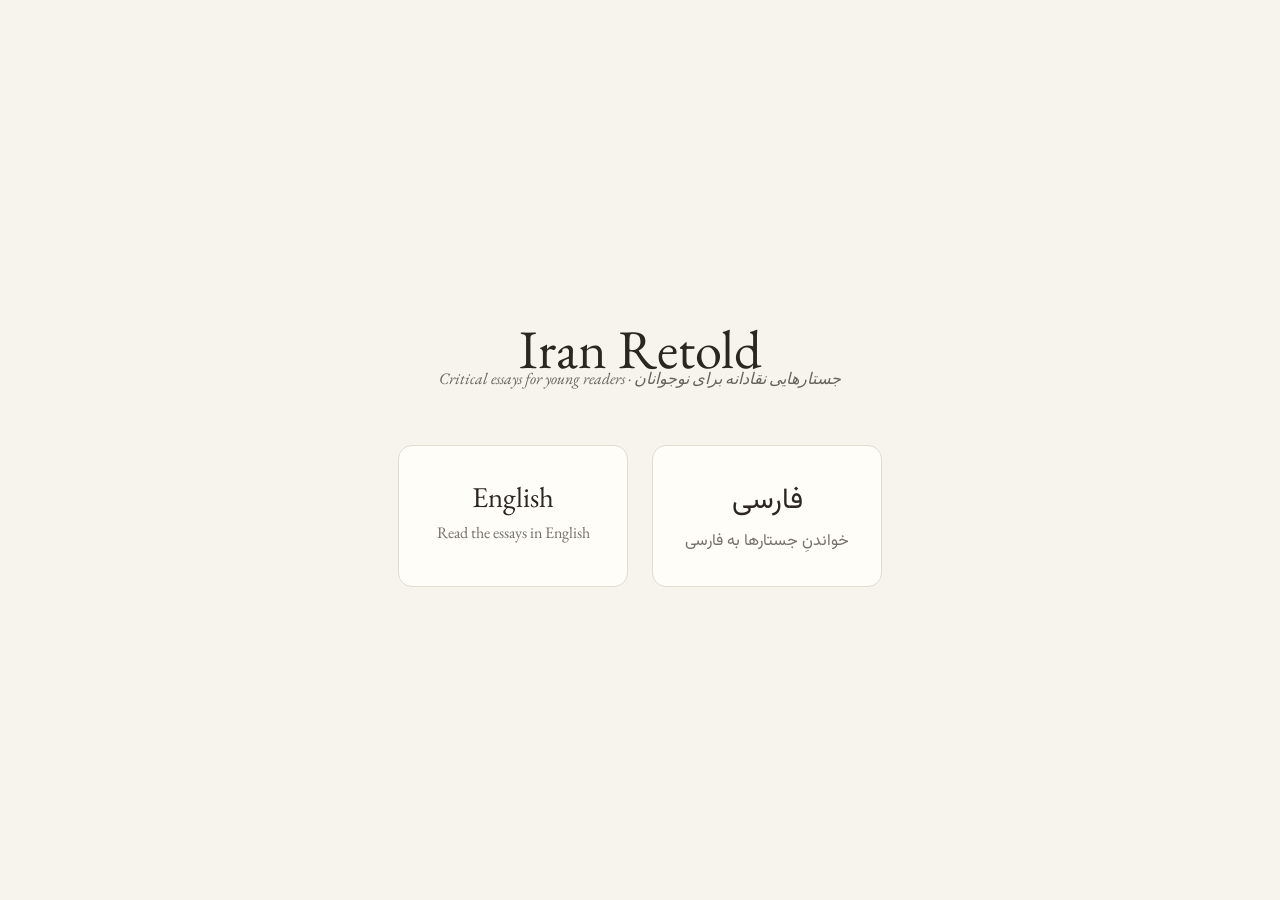
<file: index.html>
<!DOCTYPE html>
<html lang="en">
<head>
  <meta charset="utf-8">
  <meta name="viewport" content="width=device-width, initial-scale=1">
  <title>Iran Retold · ایران، از نو</title>
  <link rel="preconnect" href="https://fonts.googleapis.com">
  <link href="https://fonts.googleapis.com/css2?family=EB+Garamond:ital@0;1&family=Vazirmatn:wght@400;700&display=swap" rel="stylesheet">
  <style>
    :root { color-scheme: light dark; }
    * { box-sizing: border-box; }
    body {
      margin: 0;
      min-height: 100vh;
      display: flex;
      flex-direction: column;
      align-items: center;
      justify-content: center;
      gap: 2.5rem;
      background: #f7f4ee;
      color: #2b2620;
      font-family: "EB Garamond", Georgia, serif;
      padding: 2rem;
    }
    @media (prefers-color-scheme: dark) {
      body { background: #16130f; color: #e8e2d6; }
      .card { background: #221d17; border-color: #3a3128; }
    }
    h1 { font-size: clamp(2rem, 6vw, 3.4rem); font-weight: 400; margin: 0; text-align: center; }
    .subtitle { opacity: .7; font-style: italic; text-align: center; margin-top: -1rem; }
    .choices { display: flex; gap: 1.5rem; flex-wrap: wrap; justify-content: center; }
    .card {
      display: block;
      width: 230px;
      padding: 2rem 1.5rem;
      text-align: center;
      text-decoration: none;
      color: inherit;
      background: #fffdf8;
      border: 1px solid #e2dccd;
      border-radius: 14px;
      transition: transform .15s ease, box-shadow .15s ease;
    }
    .card:hover { transform: translateY(-4px); box-shadow: 0 12px 30px rgba(0,0,0,.12); }
    .card .lang { font-size: 1.8rem; margin-bottom: .4rem; }
    .card .note { font-size: 1rem; opacity: .65; }
    .fa { font-family: "Vazirmatn", Tahoma, sans-serif; }
  </style>
</head>
<body>
  <div>
    <h1>Iran Retold</h1>
    <p class="subtitle">Critical essays for young readers · جستارهایی نقادانه برای نوجوانان</p>
  </div>
  <div class="choices">
    <a class="card" href="./en/">
      <div class="lang">English</div>
      <div class="note">Read the essays in English</div>
    </a>
    <a class="card fa" href="./fa/">
      <div class="lang">فارسی</div>
      <div class="note">خواندنِ جستارها به فارسی</div>
    </a>
  </div>
</body>
</html>
</file>
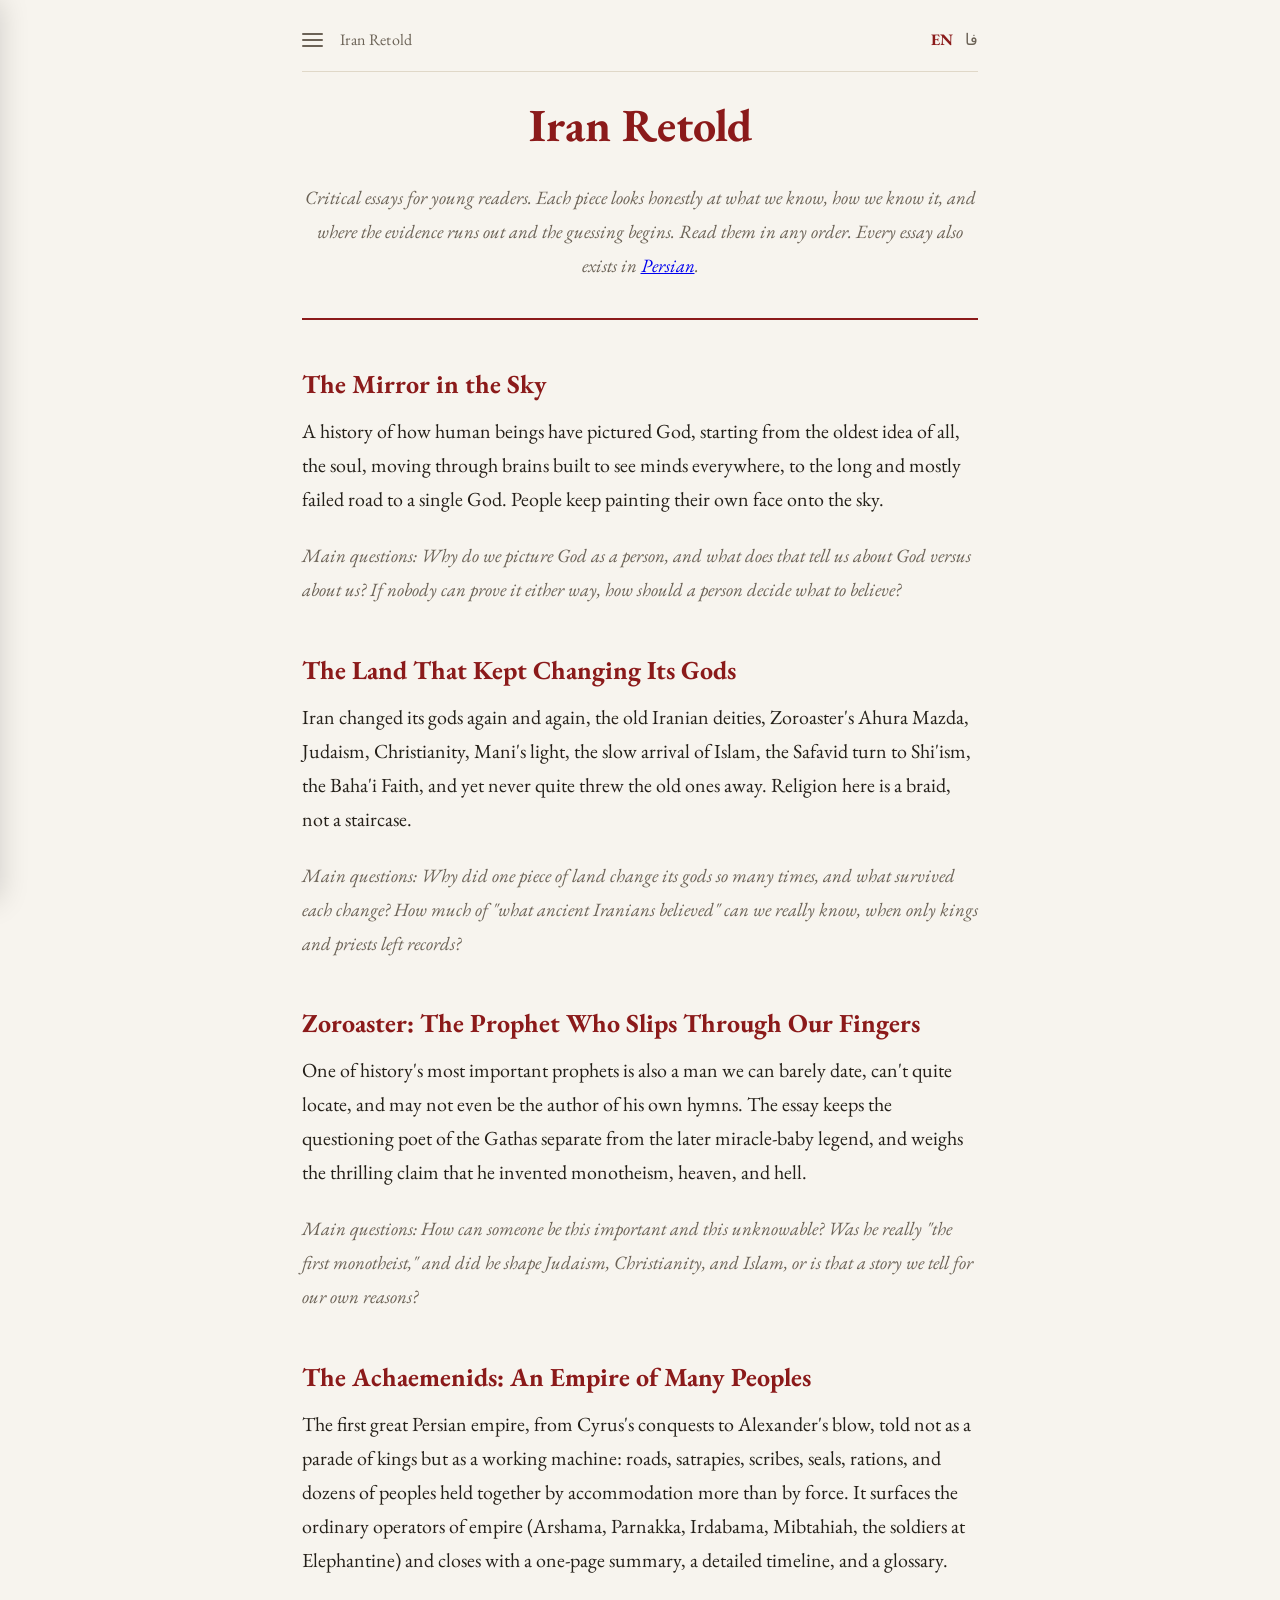
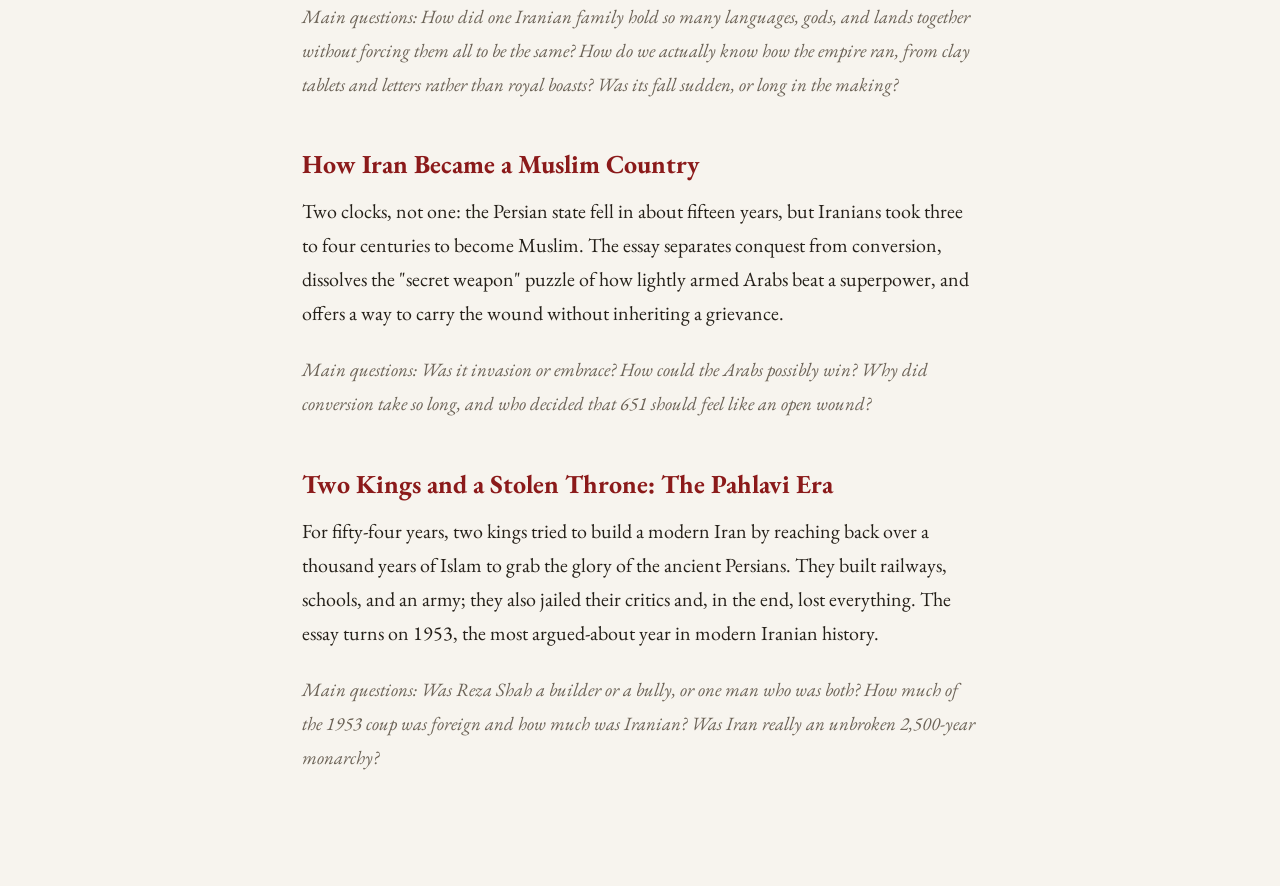
<file: en/index.html>
<!doctype html><html lang="en" dir="ltr"><head><meta charset="utf-8"><meta name="viewport" content="width=device-width, initial-scale=1"><title>Iran Retold · Iran Retold</title><link rel="preconnect" href="https://fonts.googleapis.com"><link rel="preconnect" href="https://fonts.gstatic.com" crossorigin><link href="https://fonts.googleapis.com/css2?family=EB+Garamond:ital@0;1&family=Vazirmatn:wght@300;400;500;700;800&display=swap" rel="stylesheet"><link rel="icon" href="/assets/favicon.ico" sizes="any"><link rel="icon" type="image/png" sizes="32x32" href="/assets/favicon-32.png"><link rel="apple-touch-icon" href="/assets/favicon-180.png"><link rel="stylesheet" href="/assets/main.css"></head><body><input type="checkbox" id="toc-toggle" class="toc-toggle" hidden><label class="toc-overlay" for="toc-toggle" aria-hidden="true"></label><aside class="toc-panel" aria-label="Table of contents"><div class="toc-head"><a class="toc-home" href="/en/">Essays</a><label class="toc-close" for="toc-toggle" title="Close" aria-label="Close">&times;</label></div><nav><ul><li><a href="/en/essays/the-mirror-in-the-sky.html">The Mirror in the Sky</a></li><li><a href="/en/essays/religions-of-iran.html">The Land That Kept Changing Its Gods</a></li><li><a href="/en/essays/zoroaster.html">Zoroaster: The Prophet Who Slips Through Our Fingers</a></li><li><a href="/en/essays/achaemenids.html">The Achaemenids: An Empire of Many Peoples</a></li><li><a href="/en/essays/how-iran-became-muslim.html">How Iran Became a Muslim Country</a></li><li><a href="/en/essays/pahlavi-era.html">Two Kings and a Stolen Throne: The Pahlavi Era</a></li></ul></nav></aside><div class="wrap"><nav class="topbar"><div class="bar-left"><label class="toc-btn" for="toc-toggle" title="Table of contents" aria-label="Table of contents"><span></span><span></span><span></span></label><a class="brand" href="/">Iran Retold</a></div><span class="langs"><span class="cur">EN</span><a href="/fa/">فا</a></span></nav><div class="contents"><h1>Iran Retold</h1>
<p><em>Critical essays for young readers. Each piece looks honestly at what we know, how we know it, and where the evidence runs out and the guessing begins. Read them in any order. Every essay also exists in <a href="/fa/">Persian</a>.</em></p>
<hr />
<h3><a href="essays/the-mirror-in-the-sky.html">The Mirror in the Sky</a></h3>
<p>A history of how human beings have pictured God, starting from the oldest idea of all, the soul, moving through brains built to see minds everywhere, to the long and mostly failed road to a single God. People keep painting their own face onto the sky.</p>
<p><em>Main questions: Why do we picture God as a person, and what does that tell us about God versus about us? If nobody can prove it either way, how should a person decide what to believe?</em></p>
<h3><a href="essays/religions-of-iran.html">The Land That Kept Changing Its Gods</a></h3>
<p>Iran changed its gods again and again, the old Iranian deities, Zoroaster's Ahura Mazda, Judaism, Christianity, Mani's light, the slow arrival of Islam, the Safavid turn to Shi'ism, the Baha'i Faith, and yet never quite threw the old ones away. Religion here is a braid, not a staircase.</p>
<p><em>Main questions: Why did one piece of land change its gods so many times, and what survived each change? How much of "what ancient Iranians believed" can we really know, when only kings and priests left records?</em></p>
<h3><a href="essays/zoroaster.html">Zoroaster: The Prophet Who Slips Through Our Fingers</a></h3>
<p>One of history's most important prophets is also a man we can barely date, can't quite locate, and may not even be the author of his own hymns. The essay keeps the questioning poet of the Gathas separate from the later miracle-baby legend, and weighs the thrilling claim that he invented monotheism, heaven, and hell.</p>
<p><em>Main questions: How can someone be this important and this unknowable? Was he really "the first monotheist," and did he shape Judaism, Christianity, and Islam, or is that a story we tell for our own reasons?</em></p>
<h3><a href="essays/achaemenids.html">The Achaemenids: An Empire of Many Peoples</a></h3>
<p>The first great Persian empire, from Cyrus's conquests to Alexander's blow, told not as a parade of kings but as a working machine: roads, satrapies, scribes, seals, rations, and dozens of peoples held together by accommodation more than by force. It surfaces the ordinary operators of empire (Arshama, Parnakka, Irdabama, Mibtahiah, the soldiers at Elephantine) and closes with a one-page summary, a detailed timeline, and a glossary.</p>
<p><em>Main questions: How did one Iranian family hold so many languages, gods, and lands together without forcing them all to be the same? How do we actually know how the empire ran, from clay tablets and letters rather than royal boasts? Was its fall sudden, or long in the making?</em></p>
<h3><a href="essays/how-iran-became-muslim.html">How Iran Became a Muslim Country</a></h3>
<p>Two clocks, not one: the Persian state fell in about fifteen years, but Iranians took three to four centuries to become Muslim. The essay separates conquest from conversion, dissolves the "secret weapon" puzzle of how lightly armed Arabs beat a superpower, and offers a way to carry the wound without inheriting a grievance.</p>
<p><em>Main questions: Was it invasion or embrace? How could the Arabs possibly win? Why did conversion take so long, and who decided that 651 should feel like an open wound?</em></p>
<h3><a href="essays/pahlavi-era.html">Two Kings and a Stolen Throne: The Pahlavi Era</a></h3>
<p>For fifty-four years, two kings tried to build a modern Iran by reaching back over a thousand years of Islam to grab the glory of the ancient Persians. They built railways, schools, and an army; they also jailed their critics and, in the end, lost everything. The essay turns on 1953, the most argued-about year in modern Iranian history.</p>
<p><em>Main questions: Was Reza Shah a builder or a bully, or one man who was both? How much of the 1953 coup was foreign and how much was Iranian? Was Iran really an unbroken 2,500-year monarchy?</em></p></div></div></body></html>
</file>
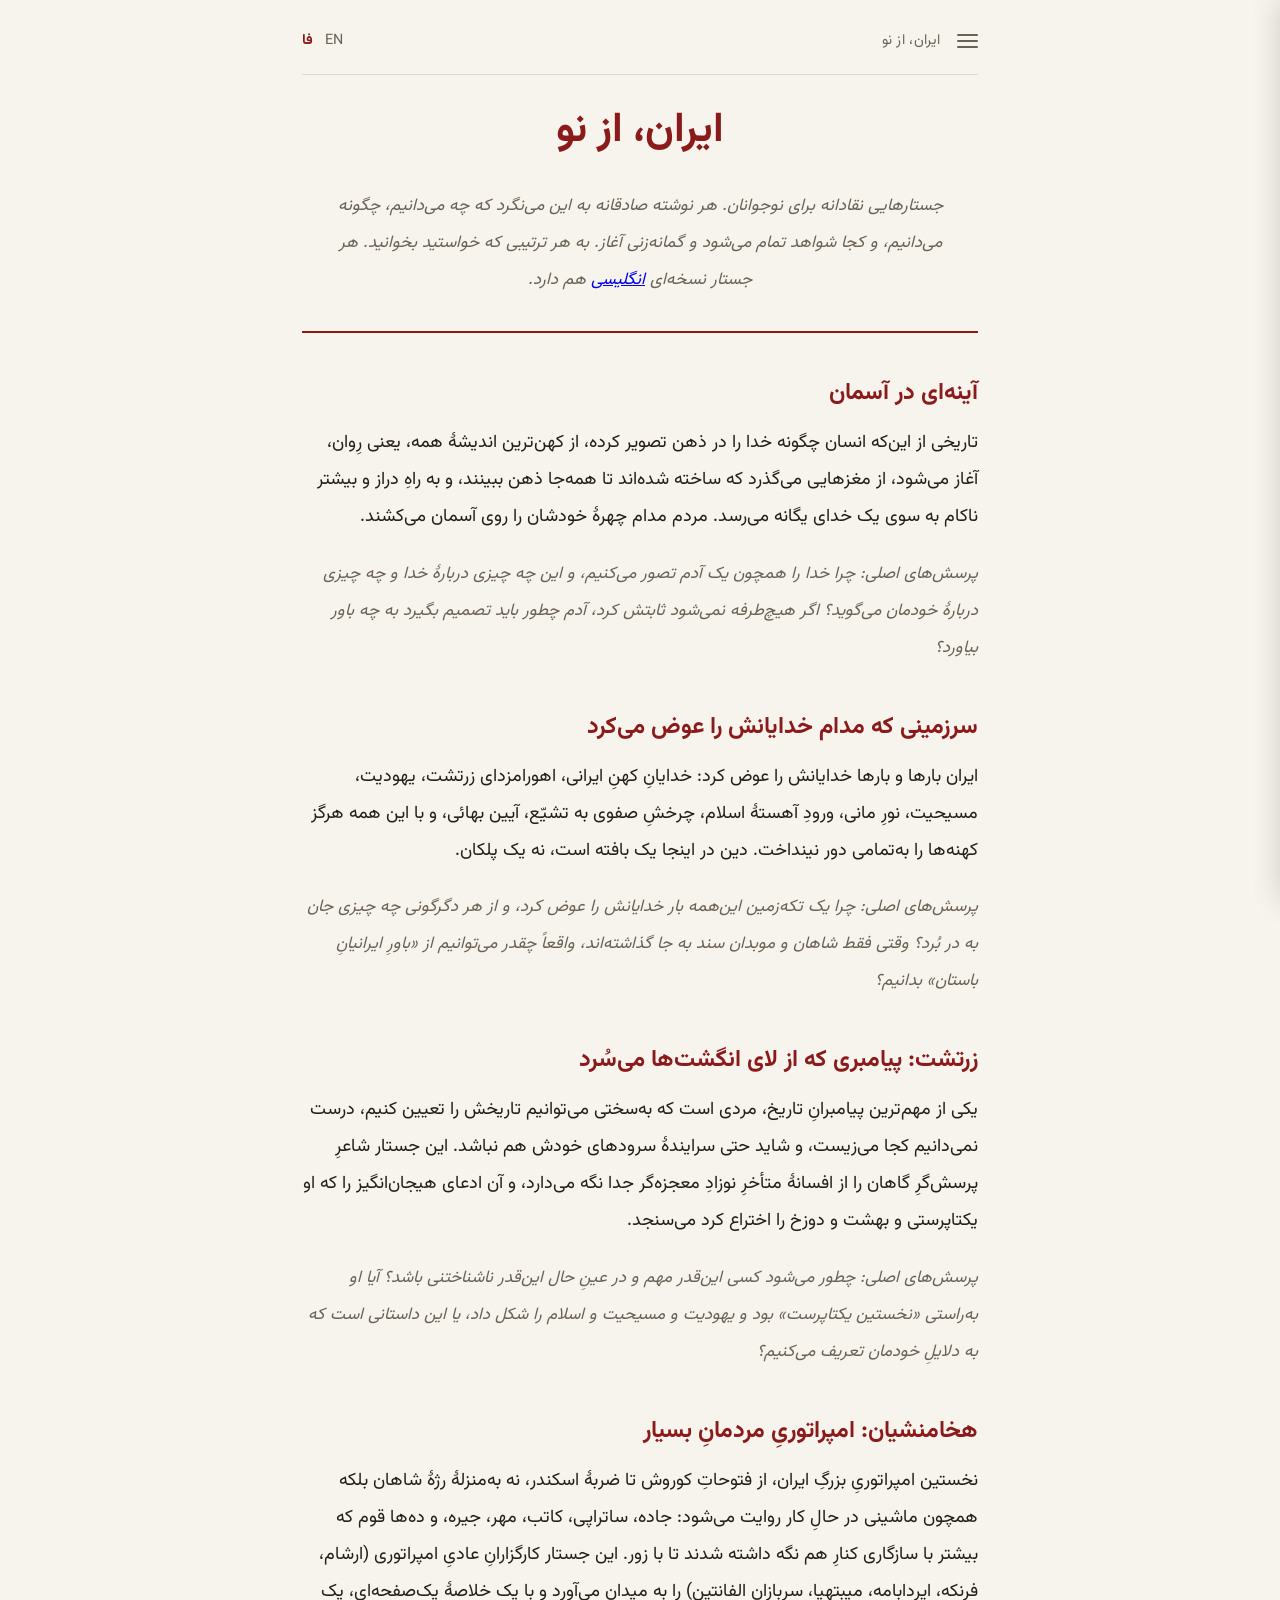
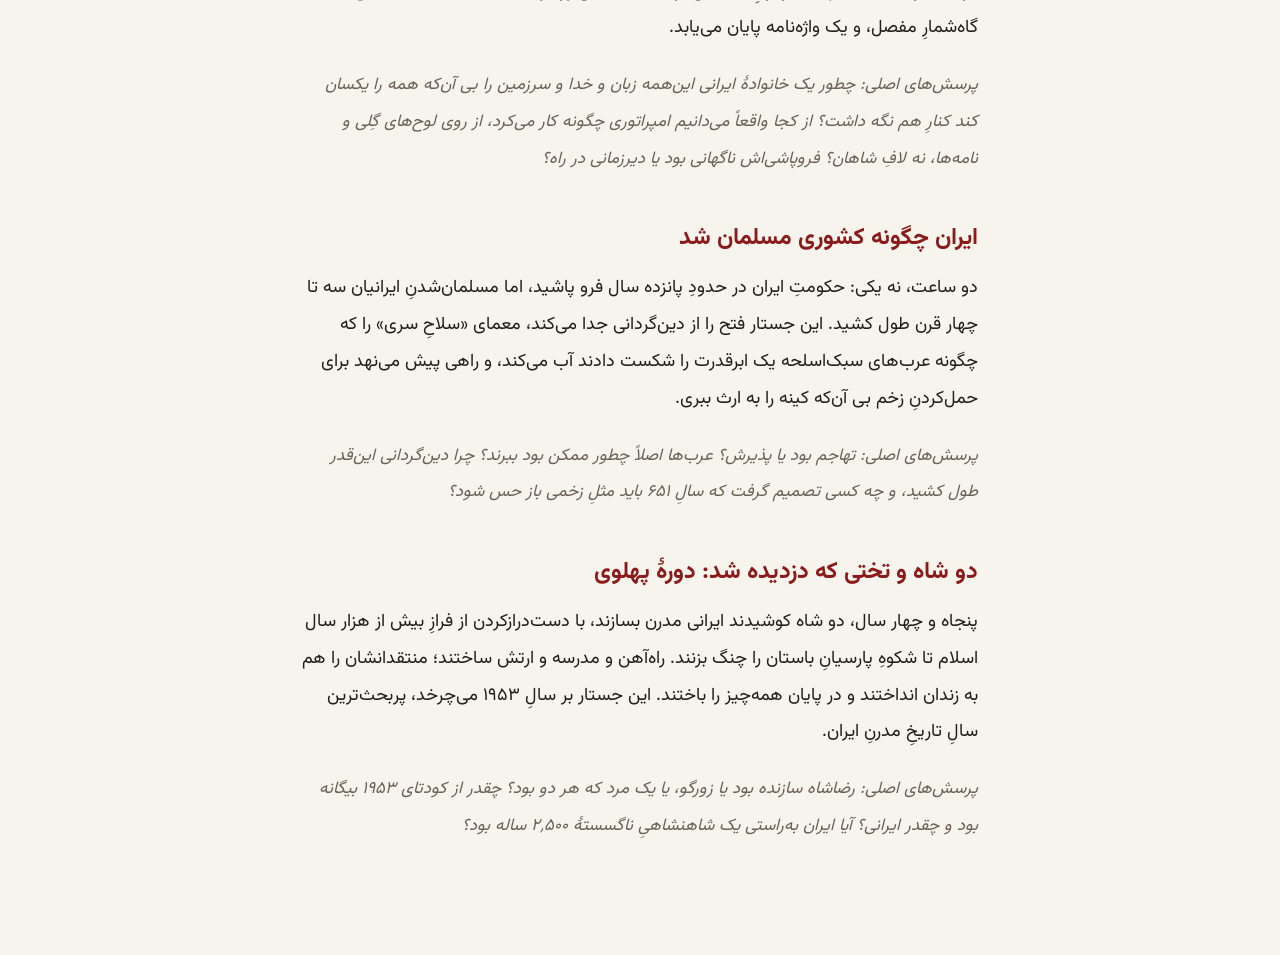
<file: fa/index.html>
<!doctype html><html lang="fa" dir="rtl"><head><meta charset="utf-8"><meta name="viewport" content="width=device-width, initial-scale=1"><title>ایران، از نو · Iran Retold</title><link rel="preconnect" href="https://fonts.googleapis.com"><link rel="preconnect" href="https://fonts.gstatic.com" crossorigin><link href="https://fonts.googleapis.com/css2?family=EB+Garamond:ital@0;1&family=Vazirmatn:wght@300;400;500;700;800&display=swap" rel="stylesheet"><link rel="icon" href="/assets/favicon.ico" sizes="any"><link rel="icon" type="image/png" sizes="32x32" href="/assets/favicon-32.png"><link rel="apple-touch-icon" href="/assets/favicon-180.png"><link rel="stylesheet" href="/assets/main.css"></head><body><input type="checkbox" id="toc-toggle" class="toc-toggle" hidden><label class="toc-overlay" for="toc-toggle" aria-hidden="true"></label><aside class="toc-panel" aria-label="فهرست جستارها"><div class="toc-head"><a class="toc-home" href="/fa/">جستارها</a><label class="toc-close" for="toc-toggle" title="Close" aria-label="Close">&times;</label></div><nav><ul><li><a href="/fa/essays/the-mirror-in-the-sky.html">آینه‌ای در آسمان</a></li><li><a href="/fa/essays/religions-of-iran.html">سرزمینی که مدام خدایانش را عوض می‌کرد</a></li><li><a href="/fa/essays/zoroaster.html">زرتشت: پیامبری که از لای انگشت‌ها می‌سُرد</a></li><li><a href="/fa/essays/achaemenids.html">هخامنشیان: امپراتوریِ مردمانِ بسیار</a></li><li><a href="/fa/essays/how-iran-became-muslim.html">ایران چگونه کشوری مسلمان شد</a></li><li><a href="/fa/essays/pahlavi-era.html">دو شاه و تختی که دزدیده شد: دورهٔ پهلوی</a></li></ul></nav></aside><div class="wrap"><nav class="topbar"><div class="bar-left"><label class="toc-btn" for="toc-toggle" title="فهرست جستارها" aria-label="فهرست جستارها"><span></span><span></span><span></span></label><a class="brand" href="/">ایران، از نو</a></div><span class="langs"><a href="/en/">EN</a><span class="cur">فا</span></span></nav><div class="contents"><h1>ایران، از نو</h1>
<p><em>جستارهایی نقادانه برای نوجوانان. هر نوشته صادقانه به این می‌نگرد که چه می‌دانیم، چگونه می‌دانیم، و کجا شواهد تمام می‌شود و گمانه‌زنی آغاز. به هر ترتیبی که خواستید بخوانید. هر جستار نسخه‌ای <a href="/en/">انگلیسی</a> هم دارد.</em></p>
<hr />
<h3><a href="essays/the-mirror-in-the-sky.html">آینه‌ای در آسمان</a></h3>
<p>تاریخی از این‌که انسان چگونه خدا را در ذهن تصویر کرده، از کهن‌ترین اندیشهٔ همه، یعنی رِوان، آغاز می‌شود، از مغزهایی می‌گذرد که ساخته شده‌اند تا همه‌جا ذهن ببینند، و به راهِ دراز و بیشتر ناکام به سوی یک خدای یگانه می‌رسد. مردم مدام چهرهٔ خودشان را روی آسمان می‌کشند.</p>
<p><em>پرسش‌های اصلی: چرا خدا را همچون یک آدم تصور می‌کنیم، و این چه چیزی دربارهٔ خدا و چه چیزی دربارهٔ خودمان می‌گوید؟ اگر هیچ‌طرفه نمی‌شود ثابتش کرد، آدم چطور باید تصمیم بگیرد به چه باور بیاورد؟</em></p>
<h3><a href="essays/religions-of-iran.html">سرزمینی که مدام خدایانش را عوض می‌کرد</a></h3>
<p>ایران بارها و بارها خدایانش را عوض کرد: خدایانِ کهنِ ایرانی، اهورامزدای زرتشت، یهودیت، مسیحیت، نورِ مانی، ورودِ آهستهٔ اسلام، چرخشِ صفوی به تشیّع، آیین بهائی، و با این همه هرگز کهنه‌ها را به‌تمامی دور نینداخت. دین در اینجا یک بافته است، نه یک پلکان.</p>
<p><em>پرسش‌های اصلی: چرا یک تکه‌زمین این‌همه بار خدایانش را عوض کرد، و از هر دگرگونی چه چیزی جان به در بُرد؟ وقتی فقط شاهان و موبدان سند به جا گذاشته‌اند، واقعاً چقدر می‌توانیم از «باورِ ایرانیانِ باستان» بدانیم؟</em></p>
<h3><a href="essays/zoroaster.html">زرتشت: پیامبری که از لای انگشت‌ها می‌سُرد</a></h3>
<p>یکی از مهم‌ترین پیامبرانِ تاریخ، مردی است که به‌سختی می‌توانیم تاریخش را تعیین کنیم، درست نمی‌دانیم کجا می‌زیست، و شاید حتی سرایندهٔ سرودهای خودش هم نباشد. این جستار شاعرِ پرسش‌گرِ گاهان را از افسانهٔ متأخرِ نوزادِ معجزه‌گر جدا نگه می‌دارد، و آن ادعای هیجان‌انگیز را که او یکتاپرستی و بهشت و دوزخ را اختراع کرد می‌سنجد.</p>
<p><em>پرسش‌های اصلی: چطور می‌شود کسی این‌قدر مهم و در عینِ حال این‌قدر ناشناختنی باشد؟ آیا او به‌راستی «نخستین یکتاپرست» بود و یهودیت و مسیحیت و اسلام را شکل داد، یا این داستانی است که به دلایلِ خودمان تعریف می‌کنیم؟</em></p>
<h3><a href="essays/achaemenids.html">هخامنشیان: امپراتوریِ مردمانِ بسیار</a></h3>
<p>نخستین امپراتوریِ بزرگِ ایران، از فتوحاتِ کوروش تا ضربهٔ اسکندر، نه به‌منزلهٔ رژهٔ شاهان بلکه همچون ماشینی در حالِ کار روایت می‌شود: جاده، ساتراپی، کاتب، مهر، جیره، و ده‌ها قوم که بیشتر با سازگاری کنارِ هم نگه داشته شدند تا با زور. این جستار کارگزارانِ عادیِ امپراتوری (ارشام، فرنکه، ایردابامه، میبتهیا، سربازانِ الفانتین) را به میدان می‌آورد و با یک خلاصهٔ یک‌صفحه‌ای، یک گاه‌شمارِ مفصل، و یک واژه‌نامه پایان می‌یابد.</p>
<p><em>پرسش‌های اصلی: چطور یک خانوادهٔ ایرانی این‌همه زبان و خدا و سرزمین را بی آن‌که همه را یکسان کند کنارِ هم نگه داشت؟ از کجا واقعاً می‌دانیم امپراتوری چگونه کار می‌کرد، از روی لوح‌های گِلی و نامه‌ها، نه لافِ شاهان؟ فروپاشی‌اش ناگهانی بود یا دیرزمانی در راه؟</em></p>
<h3><a href="essays/how-iran-became-muslim.html">ایران چگونه کشوری مسلمان شد</a></h3>
<p>دو ساعت، نه یکی: حکومتِ ایران در حدودِ پانزده سال فرو پاشید، اما مسلمان‌شدنِ ایرانیان سه تا چهار قرن طول کشید. این جستار فتح را از دین‌گردانی جدا می‌کند، معمای «سلاحِ سری» را که چگونه عرب‌های سبک‌اسلحه یک ابرقدرت را شکست دادند آب می‌کند، و راهی پیش می‌نهد برای حمل‌کردنِ زخم بی آن‌که کینه را به ارث ببری.</p>
<p><em>پرسش‌های اصلی: تهاجم بود یا پذیرش؟ عرب‌ها اصلاً چطور ممکن بود ببرند؟ چرا دین‌گردانی این‌قدر طول کشید، و چه کسی تصمیم گرفت که سالِ ۶۵۱ باید مثلِ زخمی باز حس شود؟</em></p>
<h3><a href="essays/pahlavi-era.html">دو شاه و تختی که دزدیده شد: دورهٔ پهلوی</a></h3>
<p>پنجاه و چهار سال، دو شاه کوشیدند ایرانی مدرن بسازند، با دست‌درازکردن از فرازِ بیش از هزار سال اسلام تا شکوهِ پارسیانِ باستان را چنگ بزنند. راه‌آهن و مدرسه و ارتش ساختند؛ منتقدانشان را هم به زندان انداختند و در پایان همه‌چیز را باختند. این جستار بر سالِ ۱۹۵۳ می‌چرخد، پربحث‌ترین سالِ تاریخِ مدرنِ ایران.</p>
<p><em>پرسش‌های اصلی: رضاشاه سازنده بود یا زورگو، یا یک مرد که هر دو بود؟ چقدر از کودتای ۱۹۵۳ بیگانه بود و چقدر ایرانی؟ آیا ایران به‌راستی یک شاهنشاهیِ ناگسستهٔ ۲٬۵۰۰ ساله بود؟</em></p></div></div></body></html>
</file>
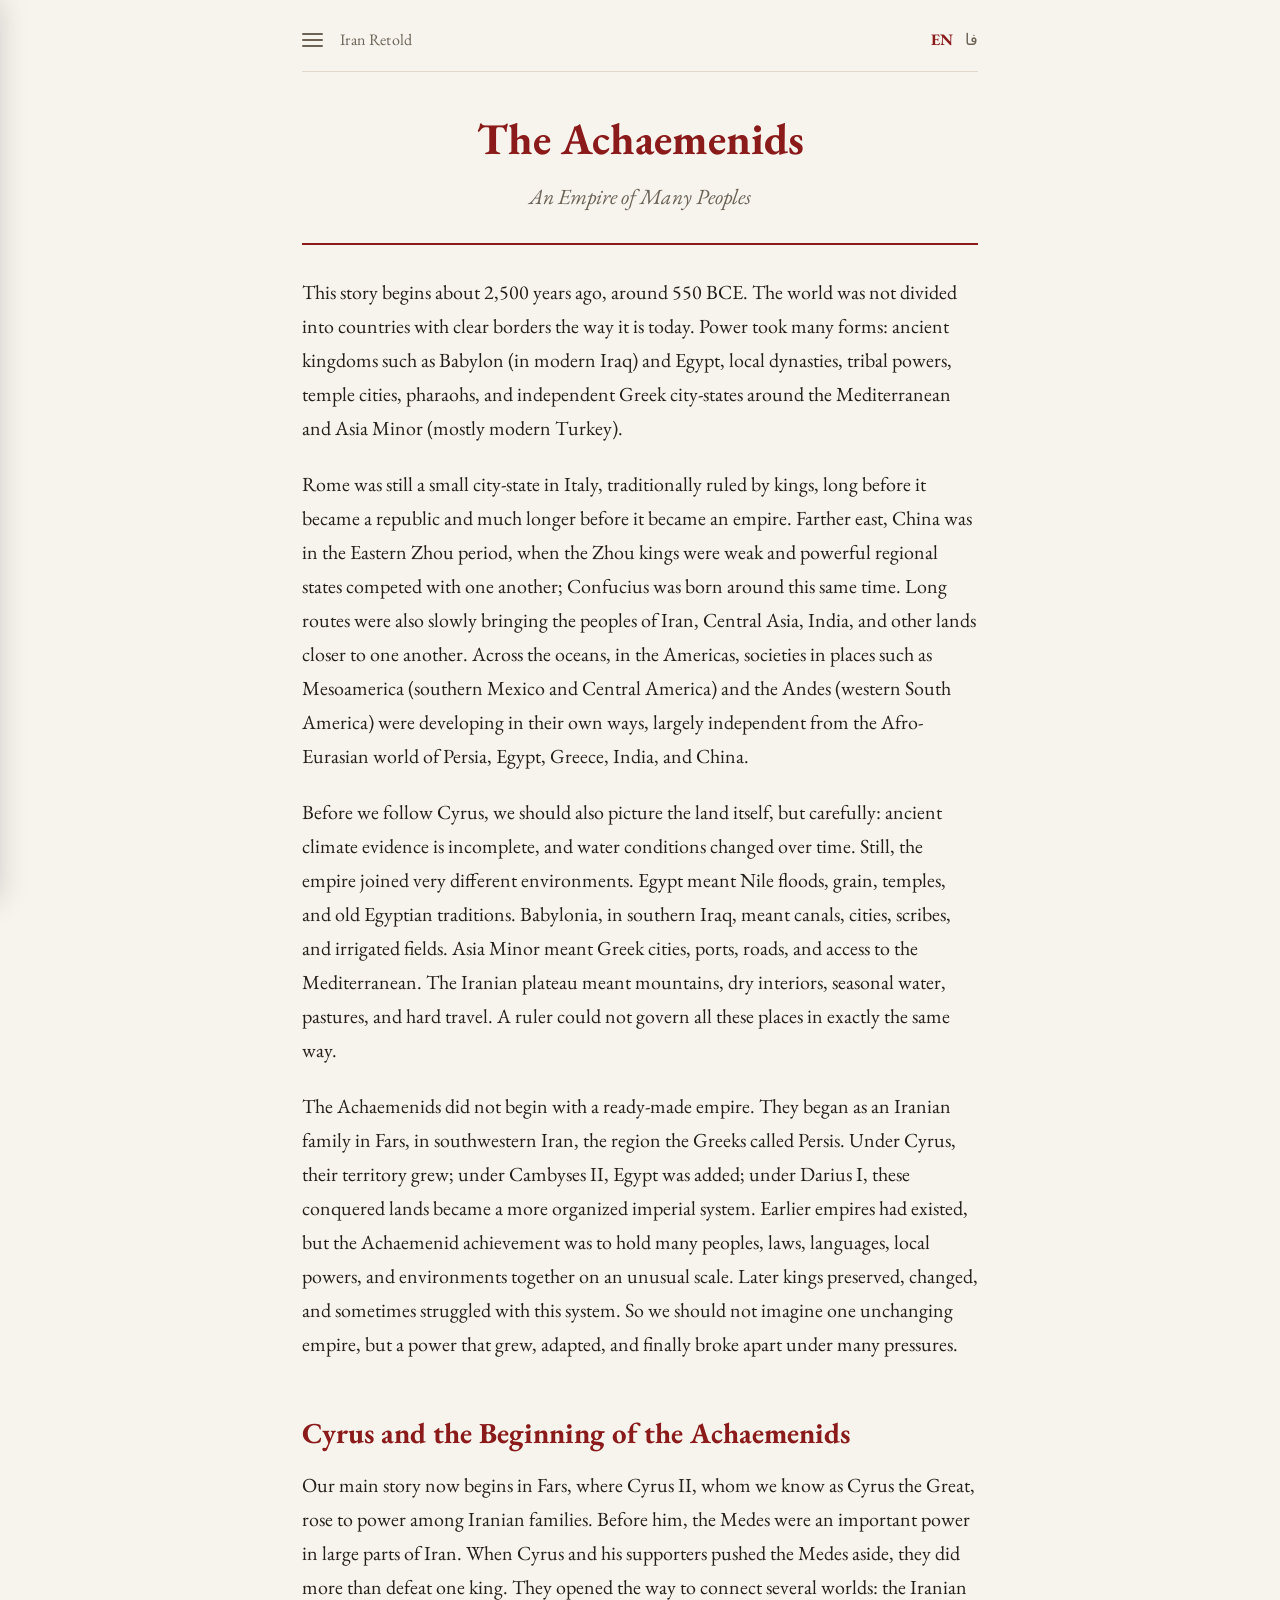
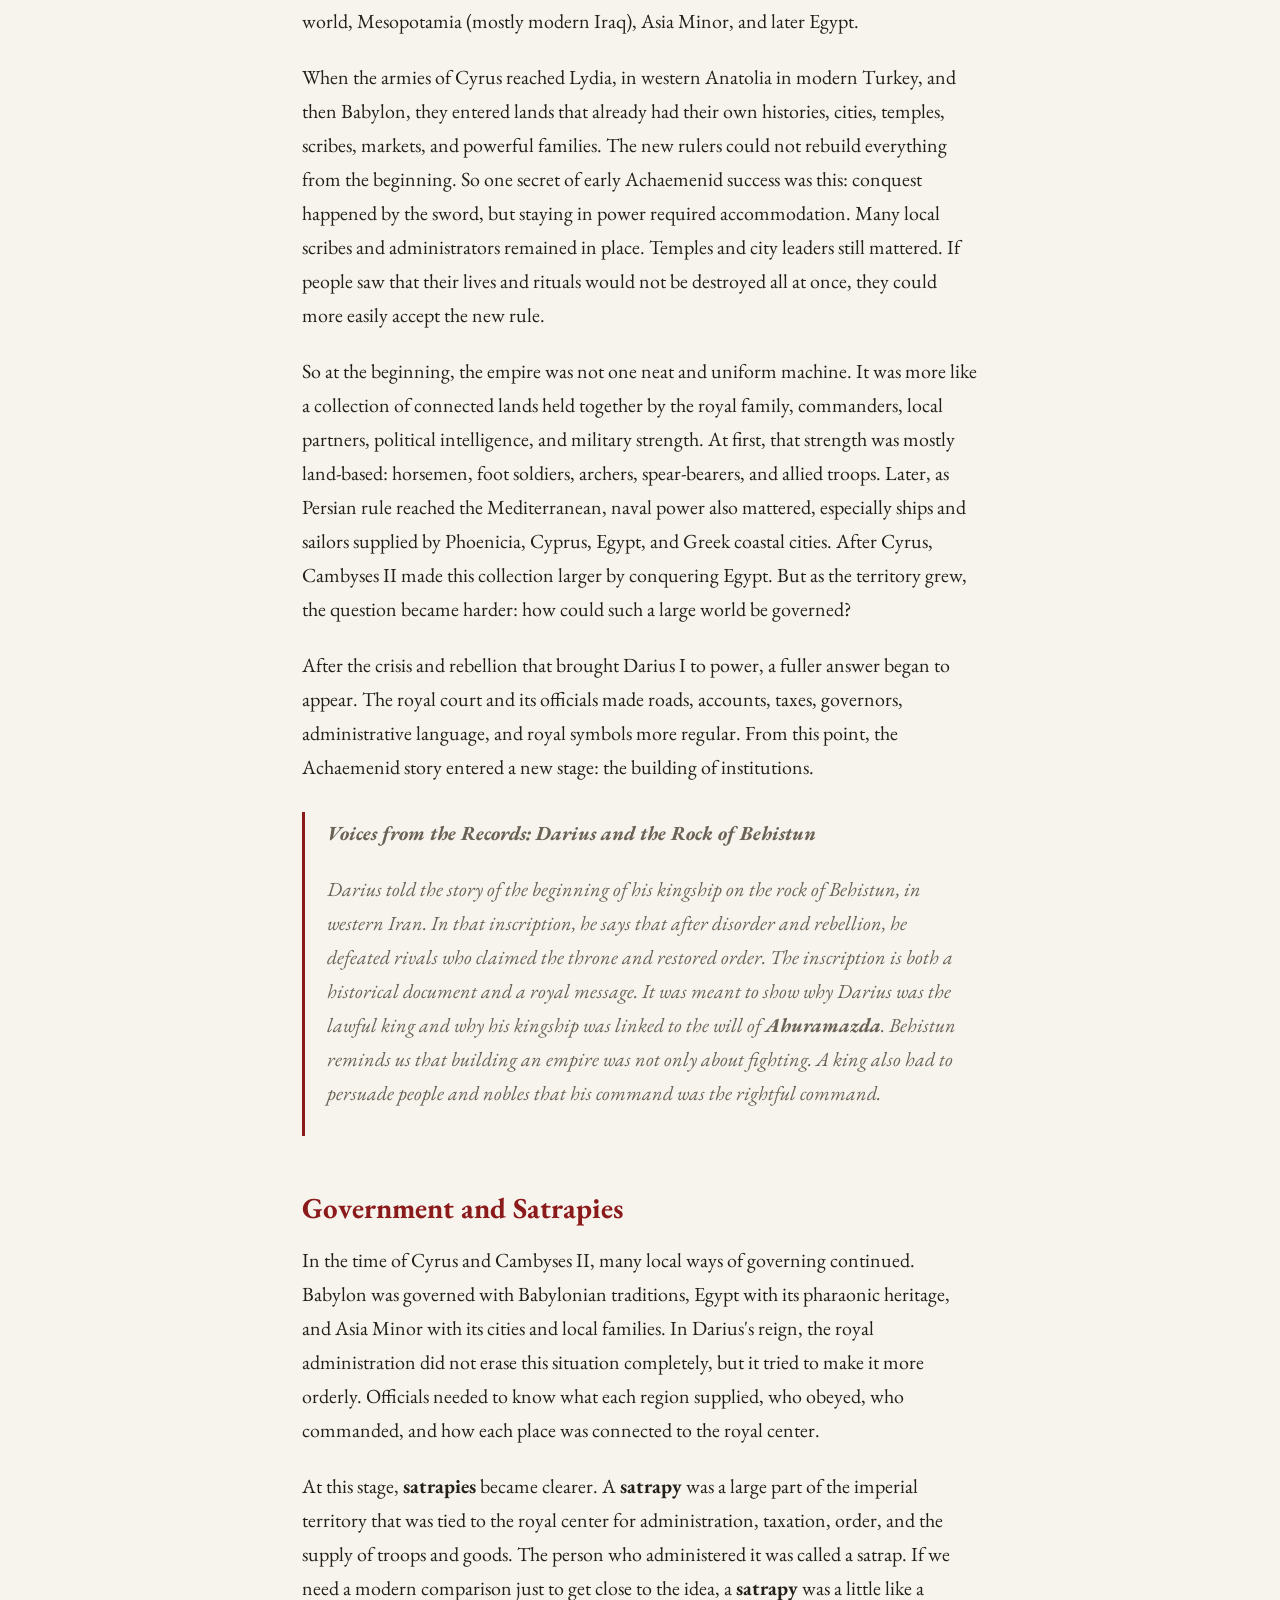
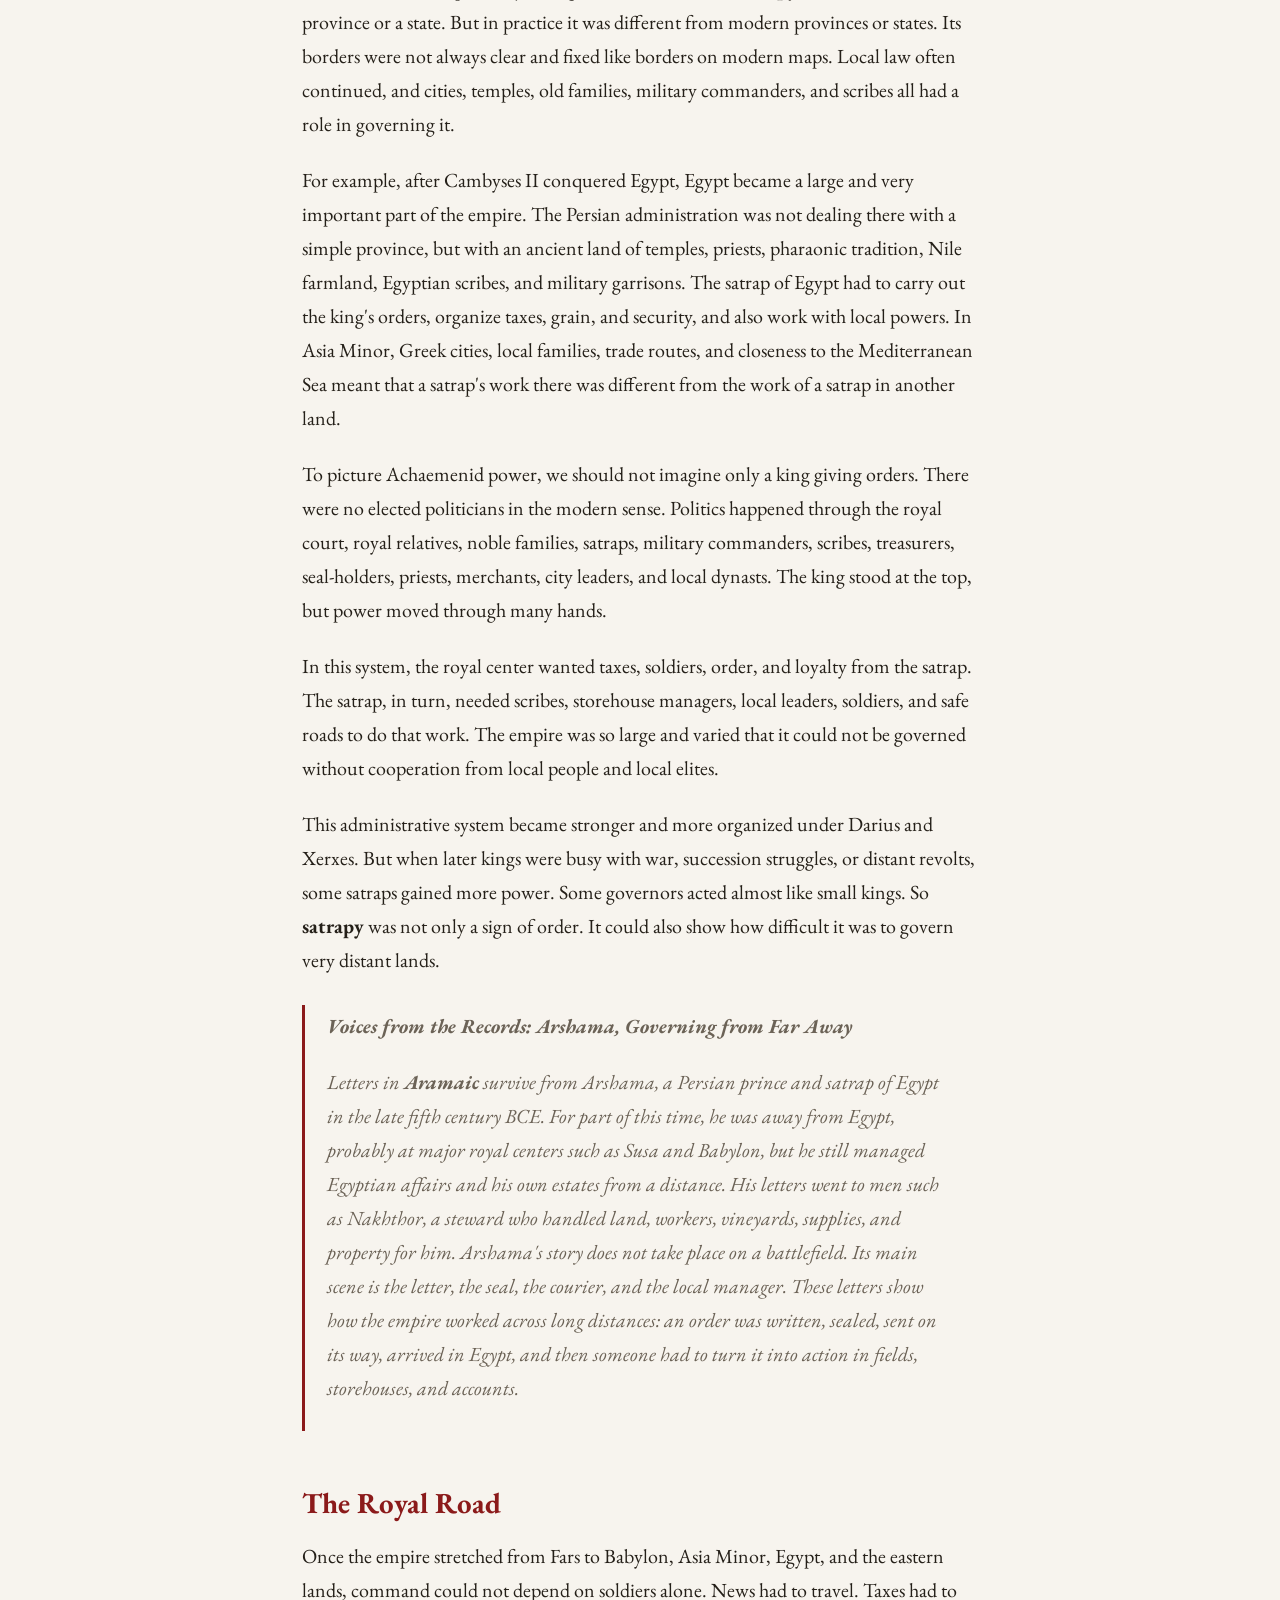
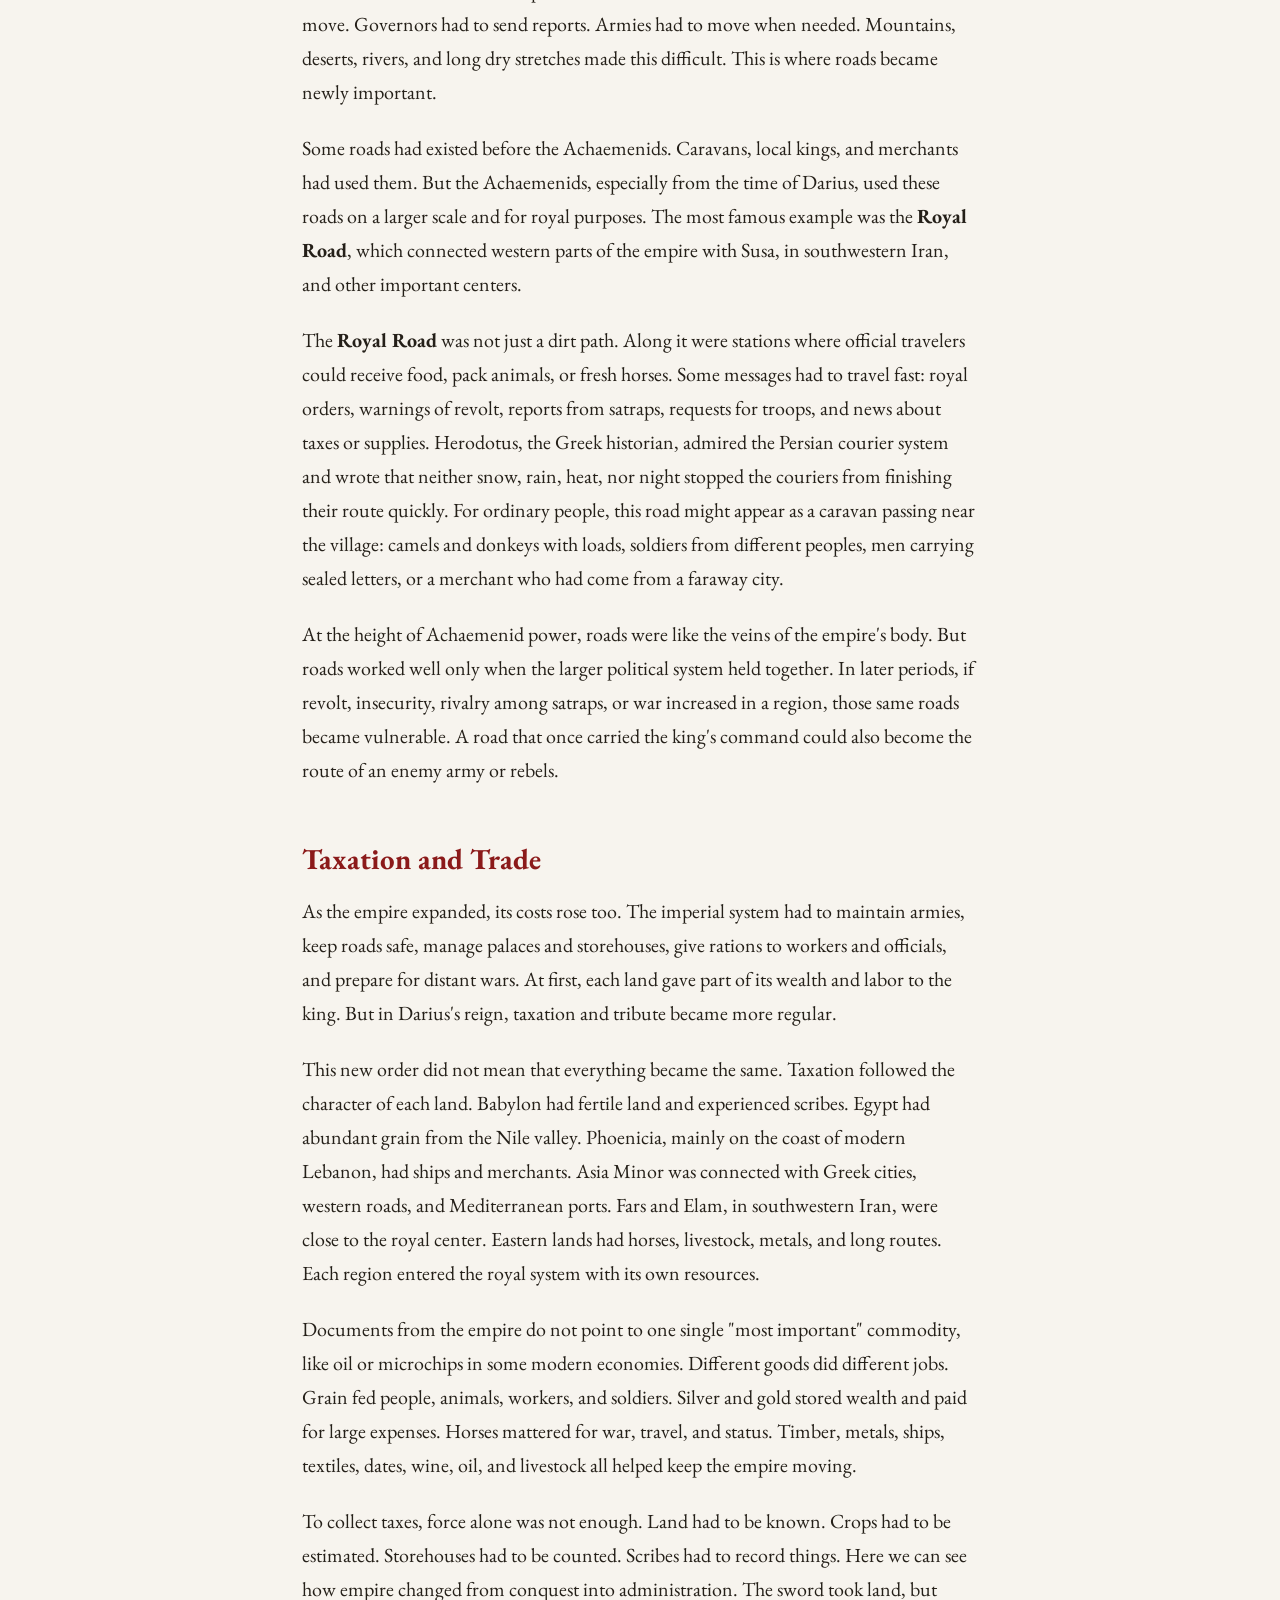
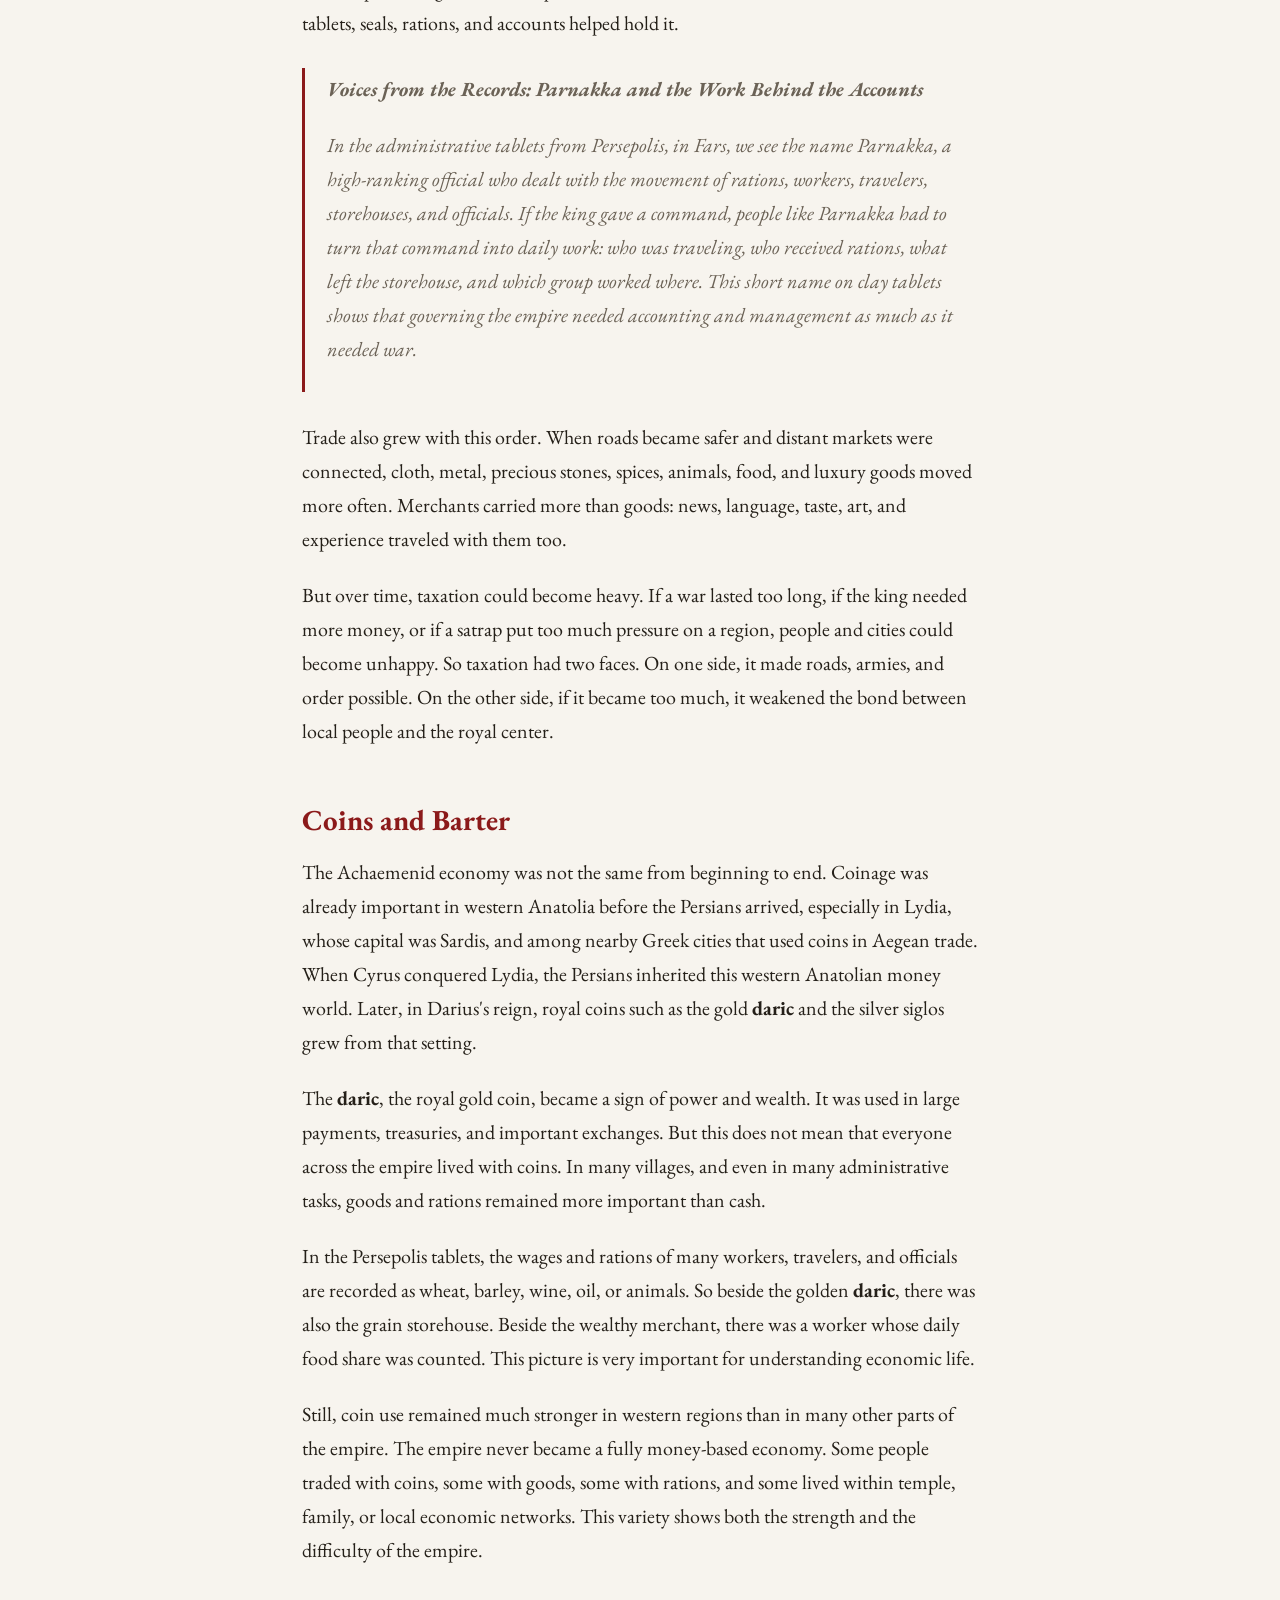
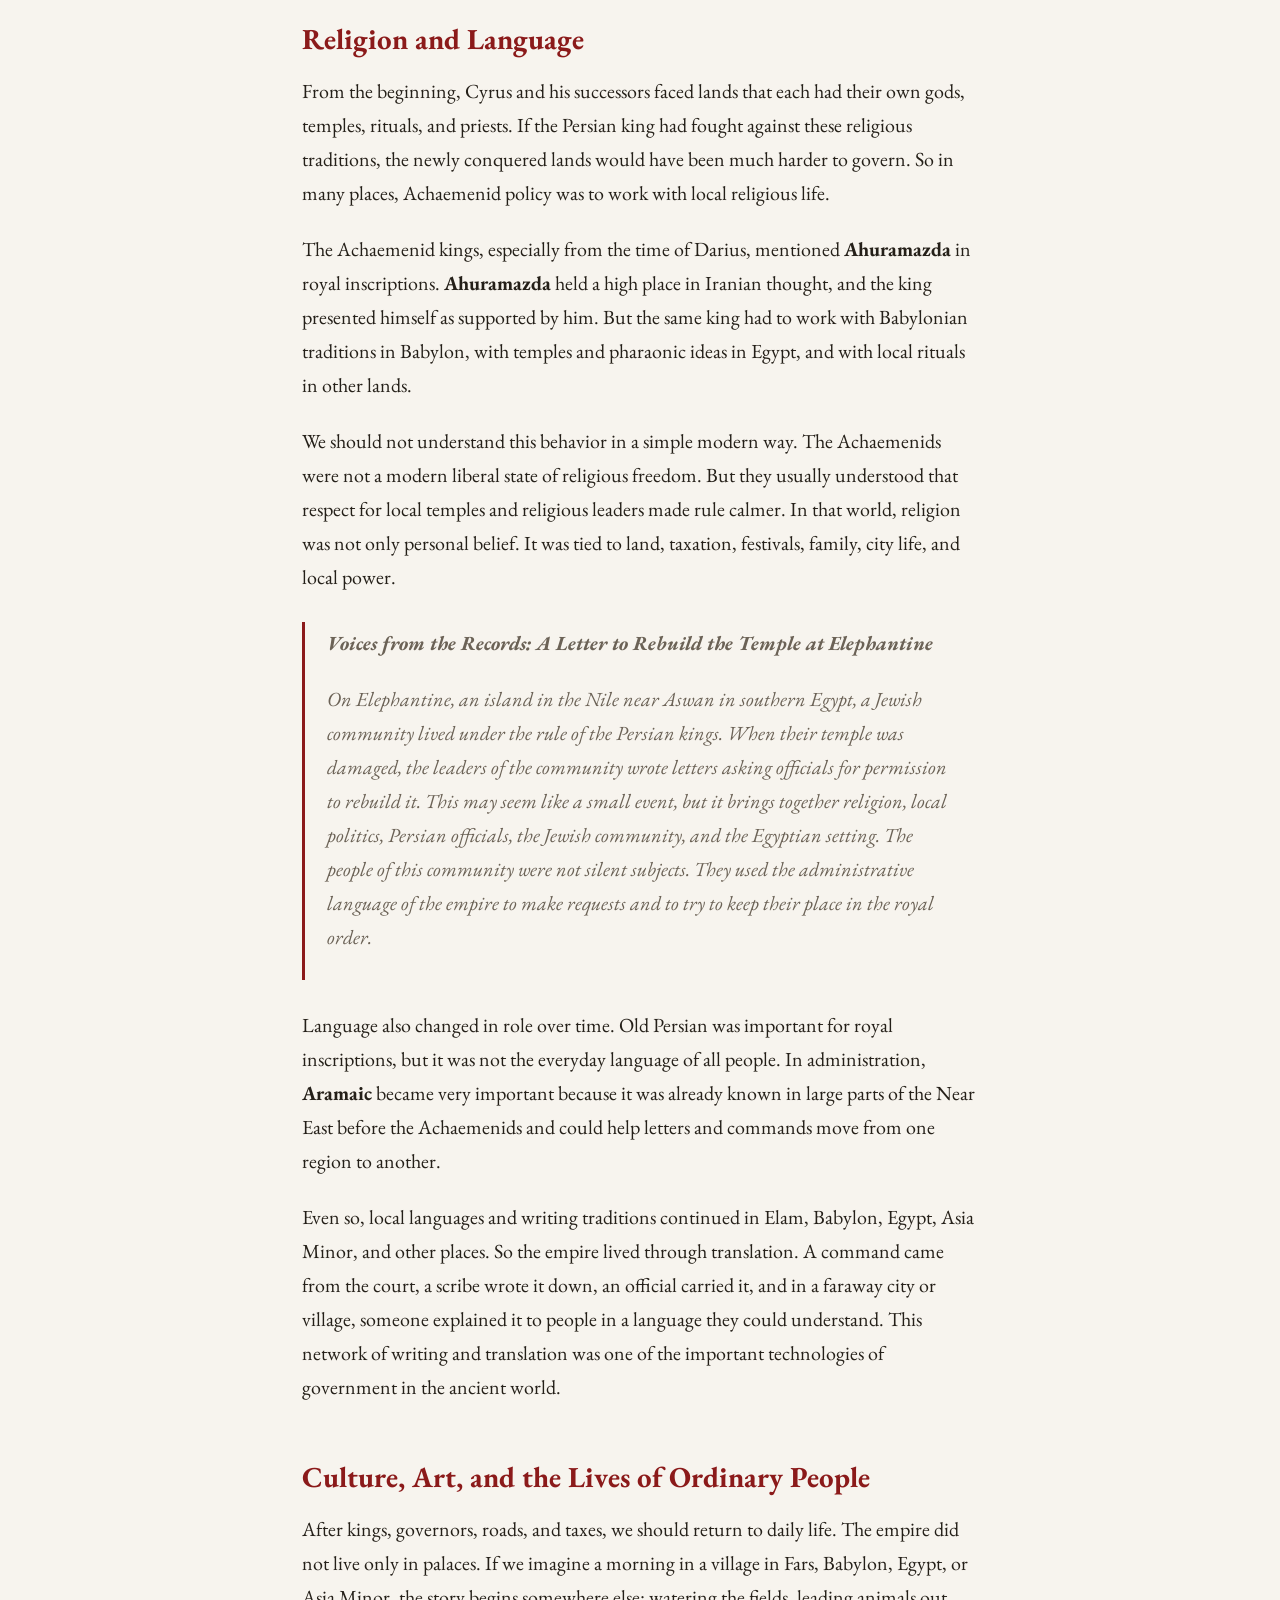
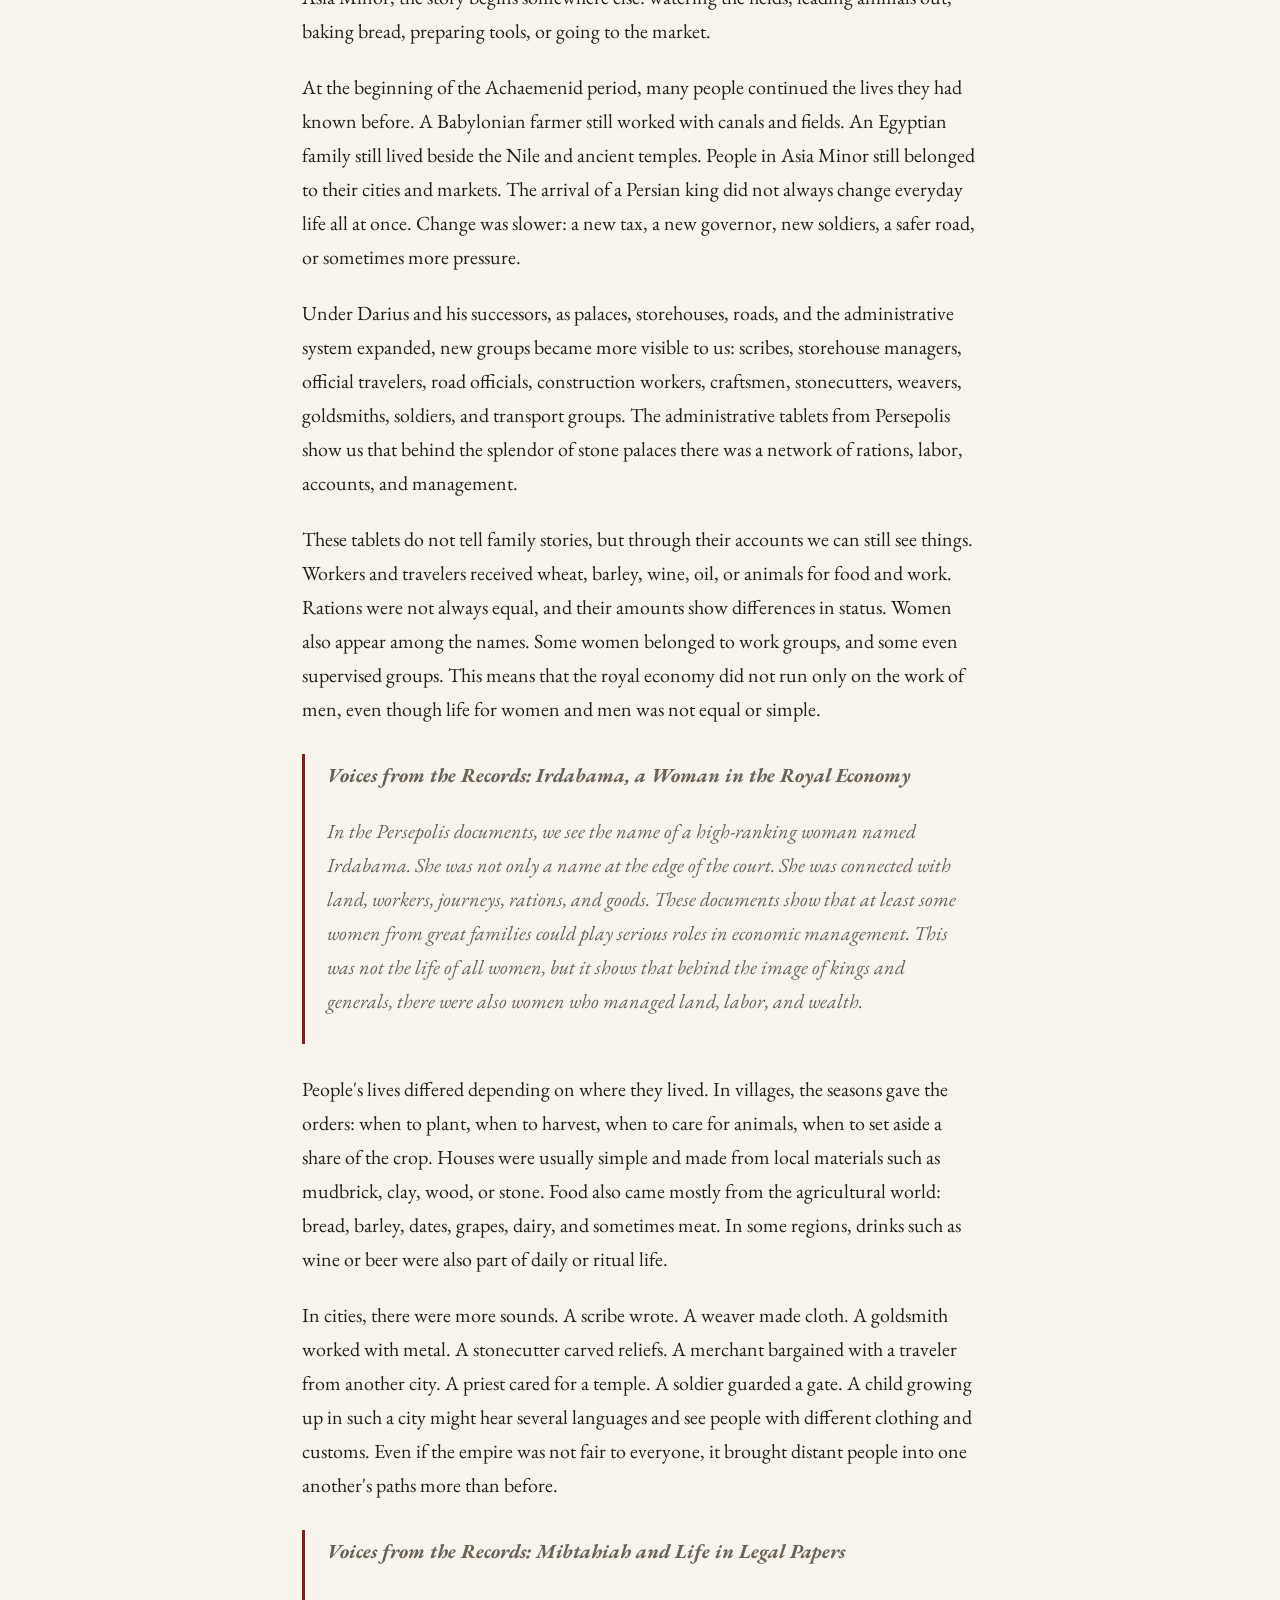
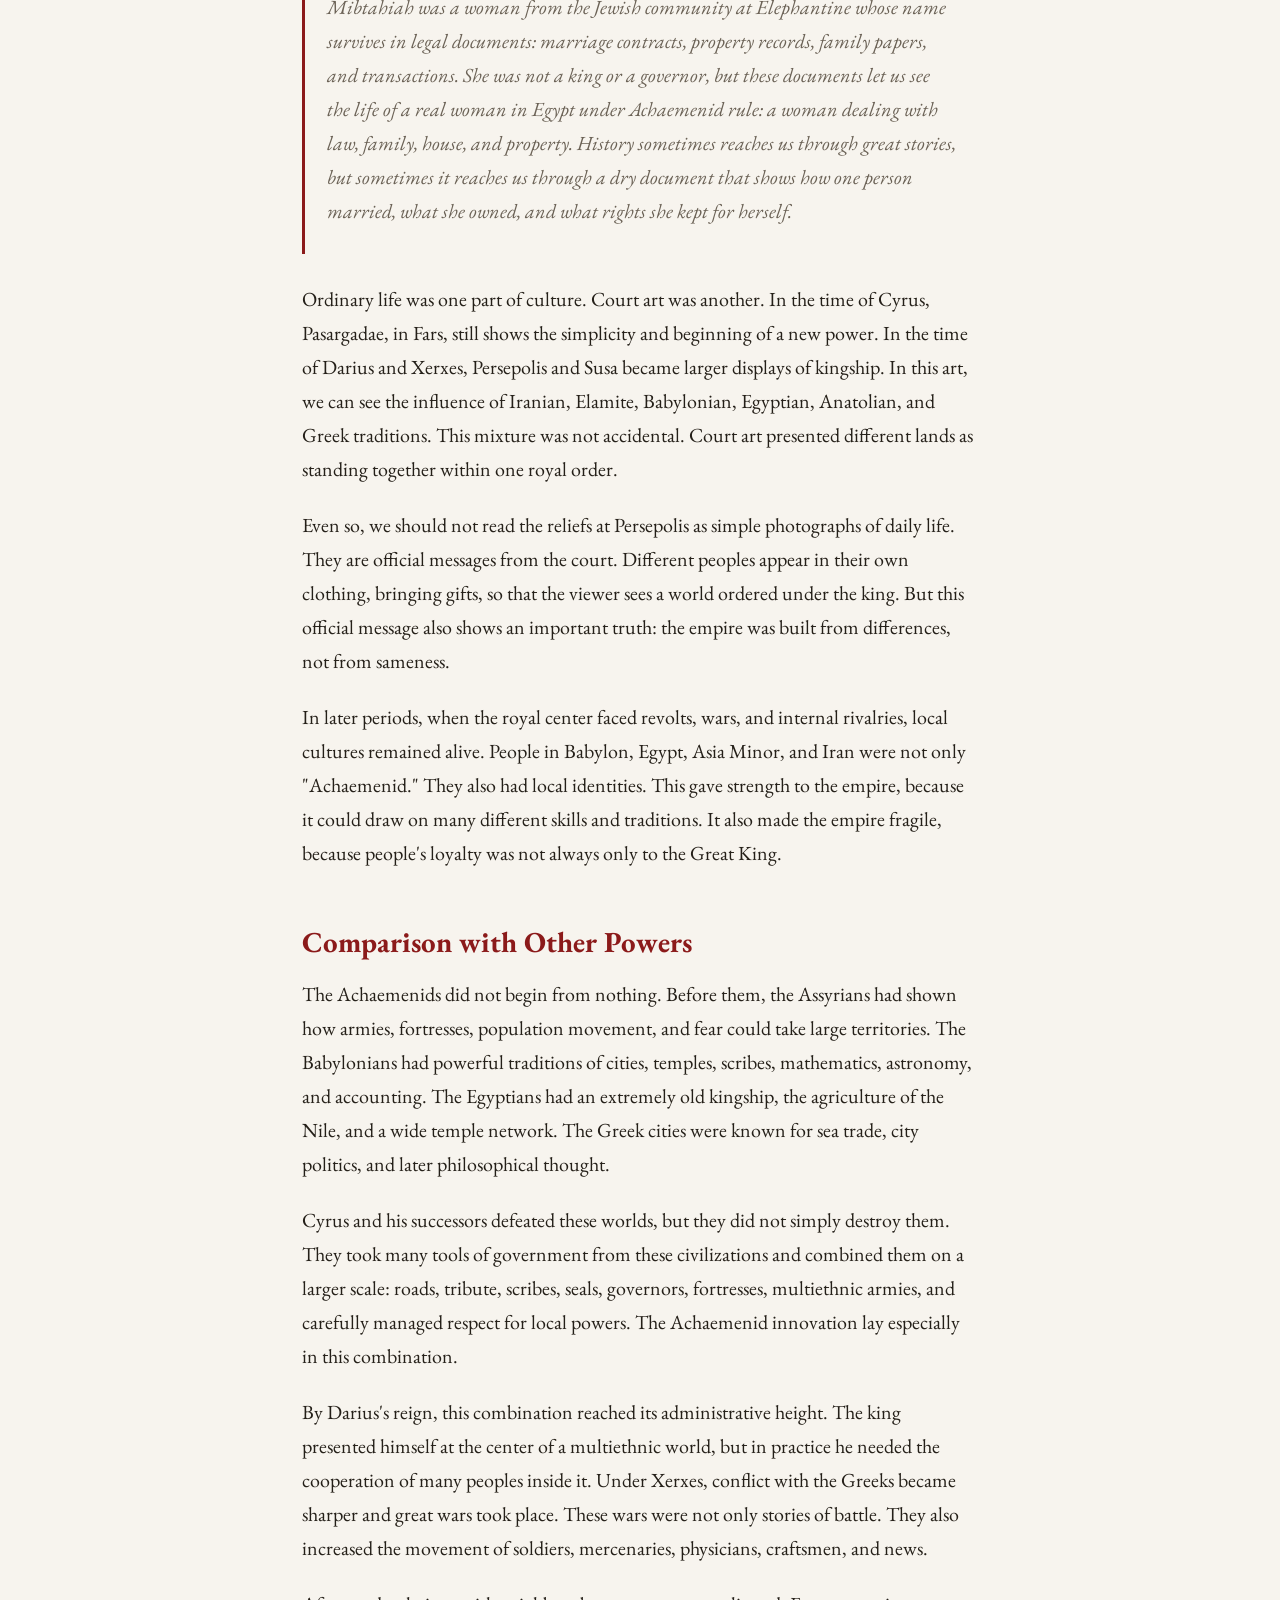
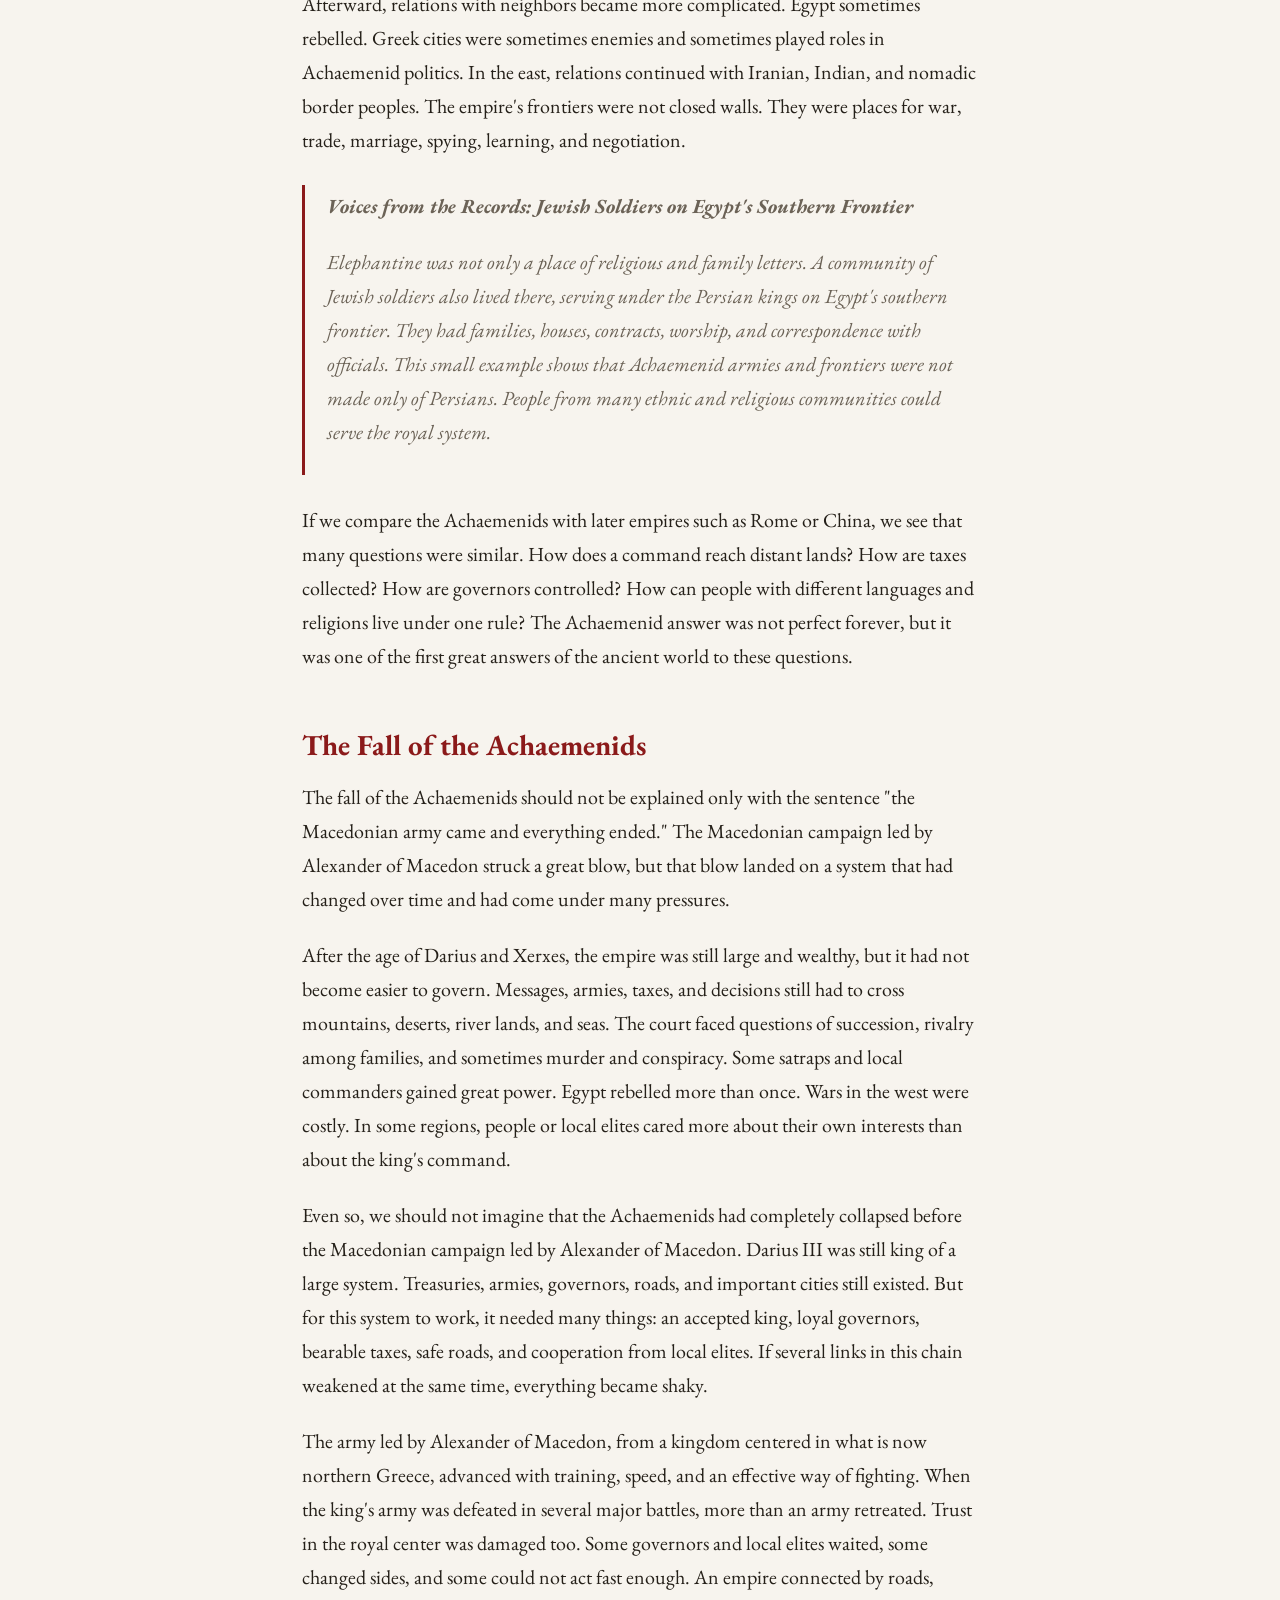
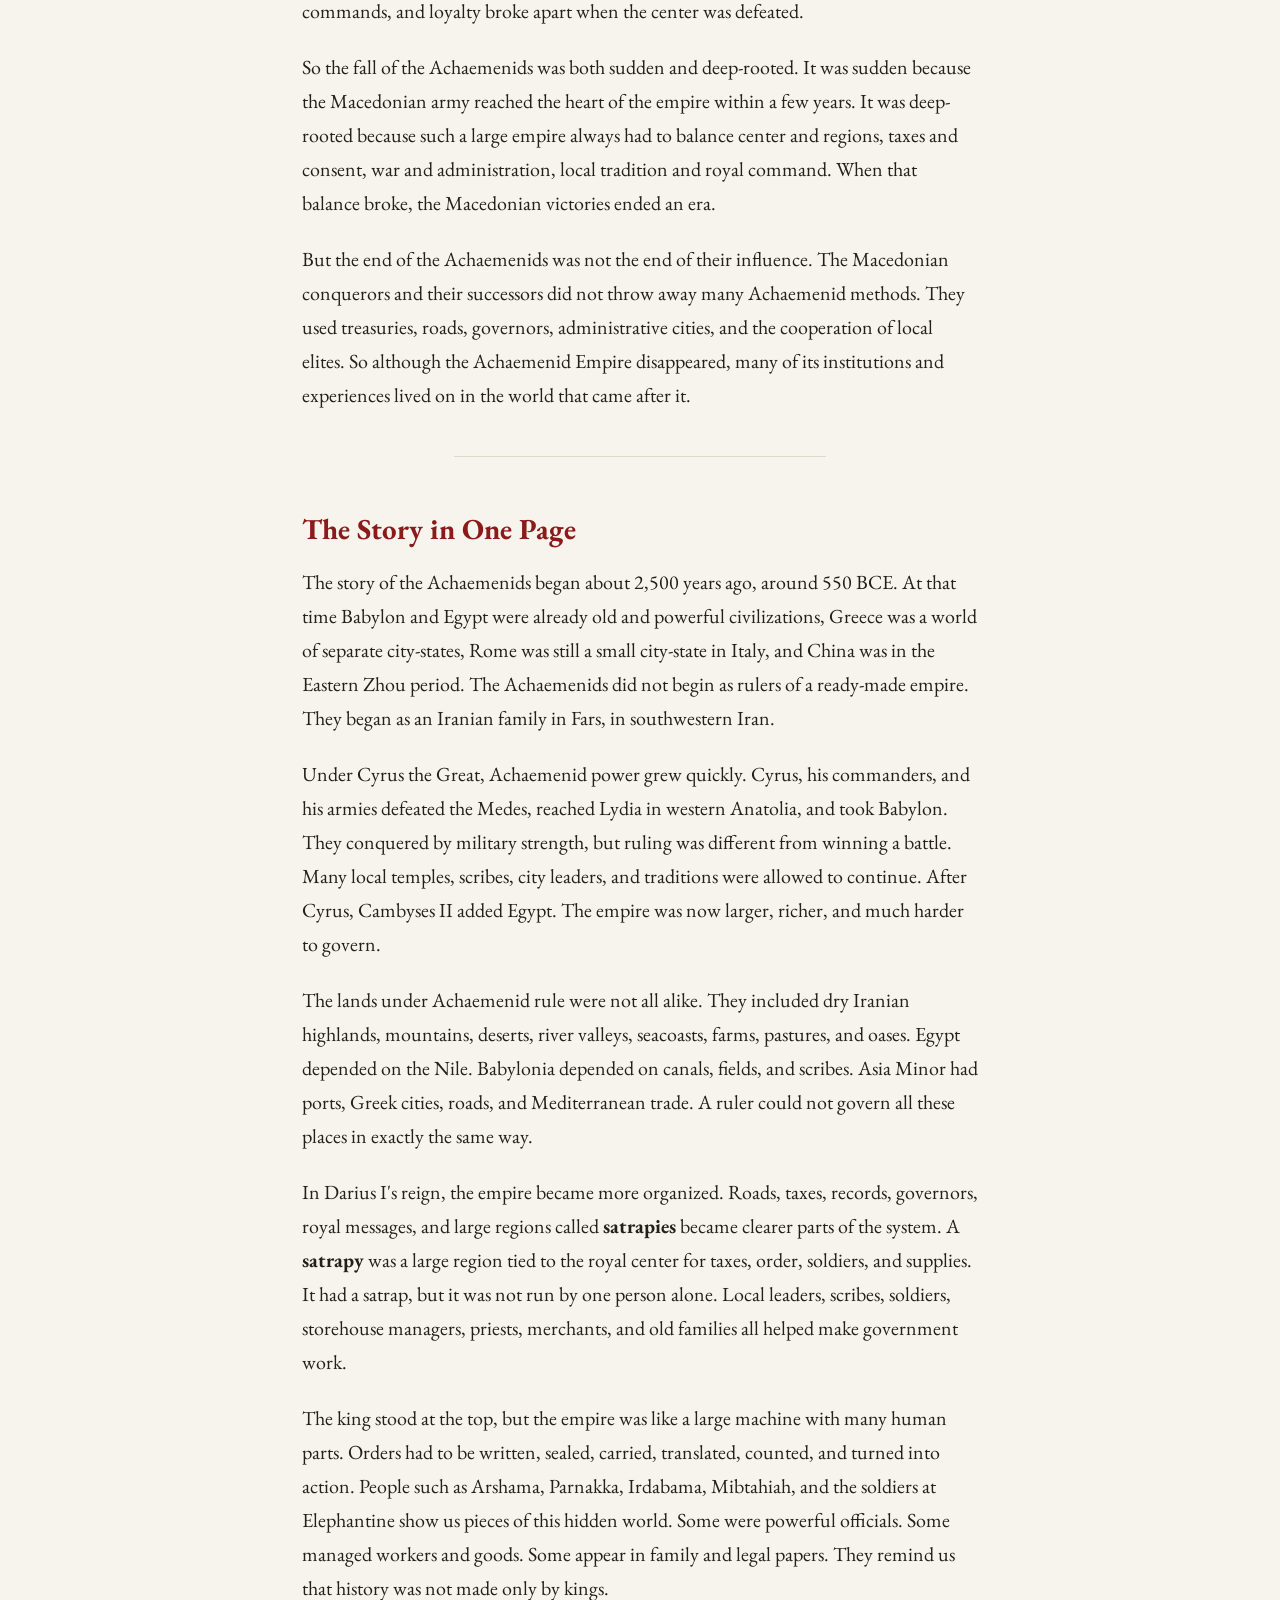
<file: en/essays/achaemenids.html>
<!doctype html><html lang="en" dir="ltr"><head><meta charset="utf-8"><meta name="viewport" content="width=device-width, initial-scale=1"><title>The Achaemenids · Iran Retold</title><link rel="preconnect" href="https://fonts.googleapis.com"><link rel="preconnect" href="https://fonts.gstatic.com" crossorigin><link href="https://fonts.googleapis.com/css2?family=EB+Garamond:ital@0;1&family=Vazirmatn:wght@300;400;500;700;800&display=swap" rel="stylesheet"><link rel="icon" href="/assets/favicon.ico" sizes="any"><link rel="icon" type="image/png" sizes="32x32" href="/assets/favicon-32.png"><link rel="apple-touch-icon" href="/assets/favicon-180.png"><link rel="stylesheet" href="/assets/main.css"></head><body><input type="checkbox" id="toc-toggle" class="toc-toggle" hidden><label class="toc-overlay" for="toc-toggle" aria-hidden="true"></label><aside class="toc-panel" aria-label="Table of contents"><div class="toc-head"><a class="toc-home" href="/en/">Essays</a><label class="toc-close" for="toc-toggle" title="Close" aria-label="Close">&times;</label></div><nav><ul><li><a href="/en/essays/the-mirror-in-the-sky.html">The Mirror in the Sky</a></li><li><a href="/en/essays/religions-of-iran.html">The Land That Kept Changing Its Gods</a></li><li><a href="/en/essays/zoroaster.html">Zoroaster: The Prophet Who Slips Through Our Fingers</a></li><li class="current"><a href="/en/essays/achaemenids.html">The Achaemenids: An Empire of Many Peoples</a></li><li><a href="/en/essays/how-iran-became-muslim.html">How Iran Became a Muslim Country</a></li><li><a href="/en/essays/pahlavi-era.html">Two Kings and a Stolen Throne: The Pahlavi Era</a></li></ul></nav></aside><div class="wrap"><nav class="topbar"><div class="bar-left"><label class="toc-btn" for="toc-toggle" title="Table of contents" aria-label="Table of contents"><span></span><span></span><span></span></label><a class="brand" href="/en/">Iran Retold</a></div><span class="langs"><span class="cur">EN</span><a href='/fa/essays/achaemenids.html'>فا</a></span></nav><article class="essay"><header class="title-block"><h1>The Achaemenids</h1><p class="subtitle">An Empire of Many Peoples</p></header><p>This story begins about 2,500 years ago, around 550 BCE. The world was not divided into countries with clear borders the way it is today. Power took many forms: ancient kingdoms such as Babylon (in modern Iraq) and Egypt, local dynasties, tribal powers, temple cities, pharaohs, and independent Greek city-states around the Mediterranean and Asia Minor (mostly modern Turkey).</p>
<p>Rome was still a small city-state in Italy, traditionally ruled by kings, long before it became a republic and much longer before it became an empire. Farther east, China was in the Eastern Zhou period, when the Zhou kings were weak and powerful regional states competed with one another; Confucius was born around this same time. Long routes were also slowly bringing the peoples of Iran, Central Asia, India, and other lands closer to one another. Across the oceans, in the Americas, societies in places such as Mesoamerica (southern Mexico and Central America) and the Andes (western South America) were developing in their own ways, largely independent from the Afro-Eurasian world of Persia, Egypt, Greece, India, and China.</p>
<p>Before we follow Cyrus, we should also picture the land itself, but carefully: ancient climate evidence is incomplete, and water conditions changed over time. Still, the empire joined very different environments. Egypt meant Nile floods, grain, temples, and old Egyptian traditions. Babylonia, in southern Iraq, meant canals, cities, scribes, and irrigated fields. Asia Minor meant Greek cities, ports, roads, and access to the Mediterranean. The Iranian plateau meant mountains, dry interiors, seasonal water, pastures, and hard travel. A ruler could not govern all these places in exactly the same way.</p>
<p>The Achaemenids did not begin with a ready-made empire. They began as an Iranian family in Fars, in southwestern Iran, the region the Greeks called Persis. Under Cyrus, their territory grew; under Cambyses II, Egypt was added; under Darius I, these conquered lands became a more organized imperial system. Earlier empires had existed, but the Achaemenid achievement was to hold many peoples, laws, languages, local powers, and environments together on an unusual scale. Later kings preserved, changed, and sometimes struggled with this system. So we should not imagine one unchanging empire, but a power that grew, adapted, and finally broke apart under many pressures.</p>
<h2>Cyrus and the Beginning of the Achaemenids</h2>
<p>Our main story now begins in Fars, where Cyrus II, whom we know as Cyrus the Great, rose to power among Iranian families. Before him, the Medes were an important power in large parts of Iran. When Cyrus and his supporters pushed the Medes aside, they did more than defeat one king. They opened the way to connect several worlds: the Iranian world, Mesopotamia (mostly modern Iraq), Asia Minor, and later Egypt.</p>
<p>When the armies of Cyrus reached Lydia, in western Anatolia in modern Turkey, and then Babylon, they entered lands that already had their own histories, cities, temples, scribes, markets, and powerful families. The new rulers could not rebuild everything from the beginning. So one secret of early Achaemenid success was this: conquest happened by the sword, but staying in power required accommodation. Many local scribes and administrators remained in place. Temples and city leaders still mattered. If people saw that their lives and rituals would not be destroyed all at once, they could more easily accept the new rule.</p>
<p>So at the beginning, the empire was not one neat and uniform machine. It was more like a collection of connected lands held together by the royal family, commanders, local partners, political intelligence, and military strength. At first, that strength was mostly land-based: horsemen, foot soldiers, archers, spear-bearers, and allied troops. Later, as Persian rule reached the Mediterranean, naval power also mattered, especially ships and sailors supplied by Phoenicia, Cyprus, Egypt, and Greek coastal cities. After Cyrus, Cambyses II made this collection larger by conquering Egypt. But as the territory grew, the question became harder: how could such a large world be governed?</p>
<p>After the crisis and rebellion that brought Darius I to power, a fuller answer began to appear. The royal court and its officials made roads, accounts, taxes, governors, administrative language, and royal symbols more regular. From this point, the Achaemenid story entered a new stage: the building of institutions.</p>
<blockquote>
<p><strong>Voices from the Records: Darius and the Rock of Behistun</strong></p>
<p>Darius told the story of the beginning of his kingship on the rock of Behistun, in western Iran. In that inscription, he says that after disorder and rebellion, he defeated rivals who claimed the throne and restored order. The inscription is both a historical document and a royal message. It was meant to show why Darius was the lawful king and why his kingship was linked to the will of <strong>Ahuramazda</strong>. Behistun reminds us that building an empire was not only about fighting. A king also had to persuade people and nobles that his command was the rightful command.</p>
</blockquote>
<h2>Government and Satrapies</h2>
<p>In the time of Cyrus and Cambyses II, many local ways of governing continued. Babylon was governed with Babylonian traditions, Egypt with its pharaonic heritage, and Asia Minor with its cities and local families. In Darius's reign, the royal administration did not erase this situation completely, but it tried to make it more orderly. Officials needed to know what each region supplied, who obeyed, who commanded, and how each place was connected to the royal center.</p>
<p>At this stage, <strong>satrapies</strong> became clearer. A <strong>satrapy</strong> was a large part of the imperial territory that was tied to the royal center for administration, taxation, order, and the supply of troops and goods. The person who administered it was called a satrap. If we need a modern comparison just to get close to the idea, a <strong>satrapy</strong> was a little like a province or a state. But in practice it was different from modern provinces or states. Its borders were not always clear and fixed like borders on modern maps. Local law often continued, and cities, temples, old families, military commanders, and scribes all had a role in governing it.</p>
<p>For example, after Cambyses II conquered Egypt, Egypt became a large and very important part of the empire. The Persian administration was not dealing there with a simple province, but with an ancient land of temples, priests, pharaonic tradition, Nile farmland, Egyptian scribes, and military garrisons. The satrap of Egypt had to carry out the king's orders, organize taxes, grain, and security, and also work with local powers. In Asia Minor, Greek cities, local families, trade routes, and closeness to the Mediterranean Sea meant that a satrap's work there was different from the work of a satrap in another land.</p>
<p>To picture Achaemenid power, we should not imagine only a king giving orders. There were no elected politicians in the modern sense. Politics happened through the royal court, royal relatives, noble families, satraps, military commanders, scribes, treasurers, seal-holders, priests, merchants, city leaders, and local dynasts. The king stood at the top, but power moved through many hands.</p>
<p>In this system, the royal center wanted taxes, soldiers, order, and loyalty from the satrap. The satrap, in turn, needed scribes, storehouse managers, local leaders, soldiers, and safe roads to do that work. The empire was so large and varied that it could not be governed without cooperation from local people and local elites.</p>
<p>This administrative system became stronger and more organized under Darius and Xerxes. But when later kings were busy with war, succession struggles, or distant revolts, some satraps gained more power. Some governors acted almost like small kings. So <strong>satrapy</strong> was not only a sign of order. It could also show how difficult it was to govern very distant lands.</p>
<blockquote>
<p><strong>Voices from the Records: Arshama, Governing from Far Away</strong></p>
<p>Letters in <strong>Aramaic</strong> survive from Arshama, a Persian prince and satrap of Egypt in the late fifth century BCE. For part of this time, he was away from Egypt, probably at major royal centers such as Susa and Babylon, but he still managed Egyptian affairs and his own estates from a distance. His letters went to men such as Nakhthor, a steward who handled land, workers, vineyards, supplies, and property for him. Arshama's story does not take place on a battlefield. Its main scene is the letter, the seal, the courier, and the local manager. These letters show how the empire worked across long distances: an order was written, sealed, sent on its way, arrived in Egypt, and then someone had to turn it into action in fields, storehouses, and accounts.</p>
</blockquote>
<h2>The Royal Road</h2>
<p>Once the empire stretched from Fars to Babylon, Asia Minor, Egypt, and the eastern lands, command could not depend on soldiers alone. News had to travel. Taxes had to move. Governors had to send reports. Armies had to move when needed. Mountains, deserts, rivers, and long dry stretches made this difficult. This is where roads became newly important.</p>
<p>Some roads had existed before the Achaemenids. Caravans, local kings, and merchants had used them. But the Achaemenids, especially from the time of Darius, used these roads on a larger scale and for royal purposes. The most famous example was the <strong>Royal Road</strong>, which connected western parts of the empire with Susa, in southwestern Iran, and other important centers.</p>
<p>The <strong>Royal Road</strong> was not just a dirt path. Along it were stations where official travelers could receive food, pack animals, or fresh horses. Some messages had to travel fast: royal orders, warnings of revolt, reports from satraps, requests for troops, and news about taxes or supplies. Herodotus, the Greek historian, admired the Persian courier system and wrote that neither snow, rain, heat, nor night stopped the couriers from finishing their route quickly. For ordinary people, this road might appear as a caravan passing near the village: camels and donkeys with loads, soldiers from different peoples, men carrying sealed letters, or a merchant who had come from a faraway city.</p>
<p>At the height of Achaemenid power, roads were like the veins of the empire's body. But roads worked well only when the larger political system held together. In later periods, if revolt, insecurity, rivalry among satraps, or war increased in a region, those same roads became vulnerable. A road that once carried the king's command could also become the route of an enemy army or rebels.</p>
<h2>Taxation and Trade</h2>
<p>As the empire expanded, its costs rose too. The imperial system had to maintain armies, keep roads safe, manage palaces and storehouses, give rations to workers and officials, and prepare for distant wars. At first, each land gave part of its wealth and labor to the king. But in Darius's reign, taxation and tribute became more regular.</p>
<p>This new order did not mean that everything became the same. Taxation followed the character of each land. Babylon had fertile land and experienced scribes. Egypt had abundant grain from the Nile valley. Phoenicia, mainly on the coast of modern Lebanon, had ships and merchants. Asia Minor was connected with Greek cities, western roads, and Mediterranean ports. Fars and Elam, in southwestern Iran, were close to the royal center. Eastern lands had horses, livestock, metals, and long routes. Each region entered the royal system with its own resources.</p>
<p>Documents from the empire do not point to one single "most important" commodity, like oil or microchips in some modern economies. Different goods did different jobs. Grain fed people, animals, workers, and soldiers. Silver and gold stored wealth and paid for large expenses. Horses mattered for war, travel, and status. Timber, metals, ships, textiles, dates, wine, oil, and livestock all helped keep the empire moving.</p>
<p>To collect taxes, force alone was not enough. Land had to be known. Crops had to be estimated. Storehouses had to be counted. Scribes had to record things. Here we can see how empire changed from conquest into administration. The sword took land, but tablets, seals, rations, and accounts helped hold it.</p>
<blockquote>
<p><strong>Voices from the Records: Parnakka and the Work Behind the Accounts</strong></p>
<p>In the administrative tablets from Persepolis, in Fars, we see the name Parnakka, a high-ranking official who dealt with the movement of rations, workers, travelers, storehouses, and officials. If the king gave a command, people like Parnakka had to turn that command into daily work: who was traveling, who received rations, what left the storehouse, and which group worked where. This short name on clay tablets shows that governing the empire needed accounting and management as much as it needed war.</p>
</blockquote>
<p>Trade also grew with this order. When roads became safer and distant markets were connected, cloth, metal, precious stones, spices, animals, food, and luxury goods moved more often. Merchants carried more than goods: news, language, taste, art, and experience traveled with them too.</p>
<p>But over time, taxation could become heavy. If a war lasted too long, if the king needed more money, or if a satrap put too much pressure on a region, people and cities could become unhappy. So taxation had two faces. On one side, it made roads, armies, and order possible. On the other side, if it became too much, it weakened the bond between local people and the royal center.</p>
<h2>Coins and Barter</h2>
<p>The Achaemenid economy was not the same from beginning to end. Coinage was already important in western Anatolia before the Persians arrived, especially in Lydia, whose capital was Sardis, and among nearby Greek cities that used coins in Aegean trade. When Cyrus conquered Lydia, the Persians inherited this western Anatolian money world. Later, in Darius's reign, royal coins such as the gold <strong>daric</strong> and the silver siglos grew from that setting.</p>
<p>The <strong>daric</strong>, the royal gold coin, became a sign of power and wealth. It was used in large payments, treasuries, and important exchanges. But this does not mean that everyone across the empire lived with coins. In many villages, and even in many administrative tasks, goods and rations remained more important than cash.</p>
<p>In the Persepolis tablets, the wages and rations of many workers, travelers, and officials are recorded as wheat, barley, wine, oil, or animals. So beside the golden <strong>daric</strong>, there was also the grain storehouse. Beside the wealthy merchant, there was a worker whose daily food share was counted. This picture is very important for understanding economic life.</p>
<p>Still, coin use remained much stronger in western regions than in many other parts of the empire. The empire never became a fully money-based economy. Some people traded with coins, some with goods, some with rations, and some lived within temple, family, or local economic networks. This variety shows both the strength and the difficulty of the empire.</p>
<h2>Religion and Language</h2>
<p>From the beginning, Cyrus and his successors faced lands that each had their own gods, temples, rituals, and priests. If the Persian king had fought against these religious traditions, the newly conquered lands would have been much harder to govern. So in many places, Achaemenid policy was to work with local religious life.</p>
<p>The Achaemenid kings, especially from the time of Darius, mentioned <strong>Ahuramazda</strong> in royal inscriptions. <strong>Ahuramazda</strong> held a high place in Iranian thought, and the king presented himself as supported by him. But the same king had to work with Babylonian traditions in Babylon, with temples and pharaonic ideas in Egypt, and with local rituals in other lands.</p>
<p>We should not understand this behavior in a simple modern way. The Achaemenids were not a modern liberal state of religious freedom. But they usually understood that respect for local temples and religious leaders made rule calmer. In that world, religion was not only personal belief. It was tied to land, taxation, festivals, family, city life, and local power.</p>
<blockquote>
<p><strong>Voices from the Records: A Letter to Rebuild the Temple at Elephantine</strong></p>
<p>On Elephantine, an island in the Nile near Aswan in southern Egypt, a Jewish community lived under the rule of the Persian kings. When their temple was damaged, the leaders of the community wrote letters asking officials for permission to rebuild it. This may seem like a small event, but it brings together religion, local politics, Persian officials, the Jewish community, and the Egyptian setting. The people of this community were not silent subjects. They used the administrative language of the empire to make requests and to try to keep their place in the royal order.</p>
</blockquote>
<p>Language also changed in role over time. Old Persian was important for royal inscriptions, but it was not the everyday language of all people. In administration, <strong>Aramaic</strong> became very important because it was already known in large parts of the Near East before the Achaemenids and could help letters and commands move from one region to another.</p>
<p>Even so, local languages and writing traditions continued in Elam, Babylon, Egypt, Asia Minor, and other places. So the empire lived through translation. A command came from the court, a scribe wrote it down, an official carried it, and in a faraway city or village, someone explained it to people in a language they could understand. This network of writing and translation was one of the important technologies of government in the ancient world.</p>
<h2>Culture, Art, and the Lives of Ordinary People</h2>
<p>After kings, governors, roads, and taxes, we should return to daily life. The empire did not live only in palaces. If we imagine a morning in a village in Fars, Babylon, Egypt, or Asia Minor, the story begins somewhere else: watering the fields, leading animals out, baking bread, preparing tools, or going to the market.</p>
<p>At the beginning of the Achaemenid period, many people continued the lives they had known before. A Babylonian farmer still worked with canals and fields. An Egyptian family still lived beside the Nile and ancient temples. People in Asia Minor still belonged to their cities and markets. The arrival of a Persian king did not always change everyday life all at once. Change was slower: a new tax, a new governor, new soldiers, a safer road, or sometimes more pressure.</p>
<p>Under Darius and his successors, as palaces, storehouses, roads, and the administrative system expanded, new groups became more visible to us: scribes, storehouse managers, official travelers, road officials, construction workers, craftsmen, stonecutters, weavers, goldsmiths, soldiers, and transport groups. The administrative tablets from Persepolis show us that behind the splendor of stone palaces there was a network of rations, labor, accounts, and management.</p>
<p>These tablets do not tell family stories, but through their accounts we can still see things. Workers and travelers received wheat, barley, wine, oil, or animals for food and work. Rations were not always equal, and their amounts show differences in status. Women also appear among the names. Some women belonged to work groups, and some even supervised groups. This means that the royal economy did not run only on the work of men, even though life for women and men was not equal or simple.</p>
<blockquote>
<p><strong>Voices from the Records: Irdabama, a Woman in the Royal Economy</strong></p>
<p>In the Persepolis documents, we see the name of a high-ranking woman named Irdabama. She was not only a name at the edge of the court. She was connected with land, workers, journeys, rations, and goods. These documents show that at least some women from great families could play serious roles in economic management. This was not the life of all women, but it shows that behind the image of kings and generals, there were also women who managed land, labor, and wealth.</p>
</blockquote>
<p>People's lives differed depending on where they lived. In villages, the seasons gave the orders: when to plant, when to harvest, when to care for animals, when to set aside a share of the crop. Houses were usually simple and made from local materials such as mudbrick, clay, wood, or stone. Food also came mostly from the agricultural world: bread, barley, dates, grapes, dairy, and sometimes meat. In some regions, drinks such as wine or beer were also part of daily or ritual life.</p>
<p>In cities, there were more sounds. A scribe wrote. A weaver made cloth. A goldsmith worked with metal. A stonecutter carved reliefs. A merchant bargained with a traveler from another city. A priest cared for a temple. A soldier guarded a gate. A child growing up in such a city might hear several languages and see people with different clothing and customs. Even if the empire was not fair to everyone, it brought distant people into one another's paths more than before.</p>
<blockquote>
<p><strong>Voices from the Records: Mibtahiah and Life in Legal Papers</strong></p>
<p>Mibtahiah was a woman from the Jewish community at Elephantine whose name survives in legal documents: marriage contracts, property records, family papers, and transactions. She was not a king or a governor, but these documents let us see the life of a real woman in Egypt under Achaemenid rule: a woman dealing with law, family, house, and property. History sometimes reaches us through great stories, but sometimes it reaches us through a dry document that shows how one person married, what she owned, and what rights she kept for herself.</p>
</blockquote>
<p>Ordinary life was one part of culture. Court art was another. In the time of Cyrus, Pasargadae, in Fars, still shows the simplicity and beginning of a new power. In the time of Darius and Xerxes, Persepolis and Susa became larger displays of kingship. In this art, we can see the influence of Iranian, Elamite, Babylonian, Egyptian, Anatolian, and Greek traditions. This mixture was not accidental. Court art presented different lands as standing together within one royal order.</p>
<p>Even so, we should not read the reliefs at Persepolis as simple photographs of daily life. They are official messages from the court. Different peoples appear in their own clothing, bringing gifts, so that the viewer sees a world ordered under the king. But this official message also shows an important truth: the empire was built from differences, not from sameness.</p>
<p>In later periods, when the royal center faced revolts, wars, and internal rivalries, local cultures remained alive. People in Babylon, Egypt, Asia Minor, and Iran were not only "Achaemenid." They also had local identities. This gave strength to the empire, because it could draw on many different skills and traditions. It also made the empire fragile, because people's loyalty was not always only to the Great King.</p>
<h2>Comparison with Other Powers</h2>
<p>The Achaemenids did not begin from nothing. Before them, the Assyrians had shown how armies, fortresses, population movement, and fear could take large territories. The Babylonians had powerful traditions of cities, temples, scribes, mathematics, astronomy, and accounting. The Egyptians had an extremely old kingship, the agriculture of the Nile, and a wide temple network. The Greek cities were known for sea trade, city politics, and later philosophical thought.</p>
<p>Cyrus and his successors defeated these worlds, but they did not simply destroy them. They took many tools of government from these civilizations and combined them on a larger scale: roads, tribute, scribes, seals, governors, fortresses, multiethnic armies, and carefully managed respect for local powers. The Achaemenid innovation lay especially in this combination.</p>
<p>By Darius's reign, this combination reached its administrative height. The king presented himself at the center of a multiethnic world, but in practice he needed the cooperation of many peoples inside it. Under Xerxes, conflict with the Greeks became sharper and great wars took place. These wars were not only stories of battle. They also increased the movement of soldiers, mercenaries, physicians, craftsmen, and news.</p>
<p>Afterward, relations with neighbors became more complicated. Egypt sometimes rebelled. Greek cities were sometimes enemies and sometimes played roles in Achaemenid politics. In the east, relations continued with Iranian, Indian, and nomadic border peoples. The empire's frontiers were not closed walls. They were places for war, trade, marriage, spying, learning, and negotiation.</p>
<blockquote>
<p><strong>Voices from the Records: Jewish Soldiers on Egypt's Southern Frontier</strong></p>
<p>Elephantine was not only a place of religious and family letters. A community of Jewish soldiers also lived there, serving under the Persian kings on Egypt's southern frontier. They had families, houses, contracts, worship, and correspondence with officials. This small example shows that Achaemenid armies and frontiers were not made only of Persians. People from many ethnic and religious communities could serve the royal system.</p>
</blockquote>
<p>If we compare the Achaemenids with later empires such as Rome or China, we see that many questions were similar. How does a command reach distant lands? How are taxes collected? How are governors controlled? How can people with different languages and religions live under one rule? The Achaemenid answer was not perfect forever, but it was one of the first great answers of the ancient world to these questions.</p>
<h2>The Fall of the Achaemenids</h2>
<p>The fall of the Achaemenids should not be explained only with the sentence "the Macedonian army came and everything ended." The Macedonian campaign led by Alexander of Macedon struck a great blow, but that blow landed on a system that had changed over time and had come under many pressures.</p>
<p>After the age of Darius and Xerxes, the empire was still large and wealthy, but it had not become easier to govern. Messages, armies, taxes, and decisions still had to cross mountains, deserts, river lands, and seas. The court faced questions of succession, rivalry among families, and sometimes murder and conspiracy. Some satraps and local commanders gained great power. Egypt rebelled more than once. Wars in the west were costly. In some regions, people or local elites cared more about their own interests than about the king's command.</p>
<p>Even so, we should not imagine that the Achaemenids had completely collapsed before the Macedonian campaign led by Alexander of Macedon. Darius III was still king of a large system. Treasuries, armies, governors, roads, and important cities still existed. But for this system to work, it needed many things: an accepted king, loyal governors, bearable taxes, safe roads, and cooperation from local elites. If several links in this chain weakened at the same time, everything became shaky.</p>
<p>The army led by Alexander of Macedon, from a kingdom centered in what is now northern Greece, advanced with training, speed, and an effective way of fighting. When the king's army was defeated in several major battles, more than an army retreated. Trust in the royal center was damaged too. Some governors and local elites waited, some changed sides, and some could not act fast enough. An empire connected by roads, commands, and loyalty broke apart when the center was defeated.</p>
<p>So the fall of the Achaemenids was both sudden and deep-rooted. It was sudden because the Macedonian army reached the heart of the empire within a few years. It was deep-rooted because such a large empire always had to balance center and regions, taxes and consent, war and administration, local tradition and royal command. When that balance broke, the Macedonian victories ended an era.</p>
<p>But the end of the Achaemenids was not the end of their influence. The Macedonian conquerors and their successors did not throw away many Achaemenid methods. They used treasuries, roads, governors, administrative cities, and the cooperation of local elites. So although the Achaemenid Empire disappeared, many of its institutions and experiences lived on in the world that came after it.</p>
<hr />
<h2>The Story in One Page</h2>
<p>The story of the Achaemenids began about 2,500 years ago, around 550 BCE. At that time Babylon and Egypt were already old and powerful civilizations, Greece was a world of separate city-states, Rome was still a small city-state in Italy, and China was in the Eastern Zhou period. The Achaemenids did not begin as rulers of a ready-made empire. They began as an Iranian family in Fars, in southwestern Iran.</p>
<p>Under Cyrus the Great, Achaemenid power grew quickly. Cyrus, his commanders, and his armies defeated the Medes, reached Lydia in western Anatolia, and took Babylon. They conquered by military strength, but ruling was different from winning a battle. Many local temples, scribes, city leaders, and traditions were allowed to continue. After Cyrus, Cambyses II added Egypt. The empire was now larger, richer, and much harder to govern.</p>
<p>The lands under Achaemenid rule were not all alike. They included dry Iranian highlands, mountains, deserts, river valleys, seacoasts, farms, pastures, and oases. Egypt depended on the Nile. Babylonia depended on canals, fields, and scribes. Asia Minor had ports, Greek cities, roads, and Mediterranean trade. A ruler could not govern all these places in exactly the same way.</p>
<p>In Darius I's reign, the empire became more organized. Roads, taxes, records, governors, royal messages, and large regions called <strong>satrapies</strong> became clearer parts of the system. A <strong>satrapy</strong> was a large region tied to the royal center for taxes, order, soldiers, and supplies. It had a satrap, but it was not run by one person alone. Local leaders, scribes, soldiers, storehouse managers, priests, merchants, and old families all helped make government work.</p>
<p>The king stood at the top, but the empire was like a large machine with many human parts. Orders had to be written, sealed, carried, translated, counted, and turned into action. People such as Arshama, Parnakka, Irdabama, Mibtahiah, and the soldiers at Elephantine show us pieces of this hidden world. Some were powerful officials. Some managed workers and goods. Some appear in family and legal papers. They remind us that history was not made only by kings.</p>
<p>The <strong>Royal Road</strong> and other routes helped connect distant lands. Messengers, officials, soldiers, merchants, animals, and sealed letters moved along these roads. Some messages had to travel fast: warnings of revolt, royal orders, tax reports, and requests for troops. Herodotus admired the Persian couriers and wrote that snow, rain, heat, and night did not stop them from finishing their route.</p>
<p>The economy was also varied. There was no single product that mattered everywhere in the same way. Grain fed people and animals. Silver and gold stored wealth. Horses helped with war, travel, and status. Timber, metals, ships, textiles, dates, wine, oil, and livestock all mattered in different places. In western Anatolia, especially Lydia and nearby Greek cities, coins were already important before Persian rule. Later, the gold <strong>daric</strong> became a famous royal coin, but many people still lived by goods, rations, labor, and local exchange rather than coins.</p>
<p>Religion and language also worked through variety. The Achaemenid kings honored <strong>Ahuramazda</strong> in royal inscriptions, but they also worked with Babylonian temples, Egyptian traditions, Jewish communities, and local religious leaders. This was not modern religious freedom, but it helped the empire stay calmer. For administration, <strong>Aramaic</strong> became very useful because letters and orders had to move across many languages.</p>
<p>Ordinary life changed slowly. Farmers still watched water, seasons, animals, and harvests. City people worked as scribes, weavers, merchants, craftsmen, priests, soldiers, and laborers. Women appear in some records too; some worked in groups, and some high-ranking women managed land, goods, and workers. The palaces at Persepolis and Susa looked grand, but behind them were workers, accountants, travelers, builders, and storehouses.</p>
<p>Over time, the same things that made the empire strong also made it difficult to hold together. It was huge, rich, and diverse, but messages, armies, taxes, and loyalty had to cross mountains, deserts, rivers, and seas. Some satraps and commanders grew powerful. Egypt and other regions rebelled. Court struggles and costly wars created pressure. When the army led by Alexander of Macedon attacked and won major battles, the royal center lost trust and control. The Achaemenid Empire fell, but many of its roads, governors, treasuries, records, and ideas about ruling many peoples lived on after it.</p>
<hr />
<h2>Short Note for Adults</h2>
<p>This text is simplified for family reading, but it tries to keep the main historical cautions in place. The Achaemenids are not presented as one fixed system lasting unchanged for two centuries. The story moves from expansion under Cyrus and Cambyses II, to stronger institutional organization under Darius I, to later pressure from distance, regional power, revolt, court rivalry, war, and finally the Macedonian conquest led by Alexander of Macedon.</p>
<p>The draft also avoids making the king the only actor. Royal power mattered, but it worked through satraps, royal relatives, scribes, treasurers, military officers, priests, merchants, local elites, workers, couriers, and translators. The "Voices from the Records" sections are meant to show this human machinery: people such as Arshama, Parnakka, Irdabama, Mibtahiah, and the Elephantine soldiers help us see administration, property, rations, legal life, religion, and military service below the level of royal inscriptions.</p>
<p>Several details are deliberately cautious. <strong>Satrapies</strong> changed by time and region and should not be treated as modern states or provinces. Taxation and tribute became clearer under Darius I, but local economies remained diverse. The <strong>daric</strong> was important, especially for wealth and large payments, yet the empire did not become a fully money-based economy. Coinage was strongest in western Anatolia and the Aegean world, while goods, rations, labor, and local exchange remained central elsewhere. The text also avoids naming one single "most important" commodity for the whole empire; grain, silver, gold, horses, ships, metals, textiles, oil, wine, dates, and livestock all mattered in different ways.</p>
<p>Religion and language are treated in the same way. The kings honored <strong>Ahuramazda</strong> in royal inscriptions, but they also worked with local temples and traditions in Babylon, Egypt, Elephantine, and other regions. This was practical imperial accommodation, not modern religious freedom. <strong>Aramaic</strong> was a major administrative language, but it was not everyone's spoken language. Ordinary people's lives are reconstructed from uneven evidence: administrative tablets, letters, legal documents, archaeology, inscriptions, and later Greek accounts, each with its own limits.</p>
<p>Guiding Sources:</p>
<ul>
<li><a href="https://www.iranicaonline.org/articles/achaemenid-satrapies/">Encyclopaedia Iranica: Achaemenid Satrapies</a></li>
<li><a href="https://www.iranicaonline.org/articles/achaemenid-dynasty/">Encyclopaedia Iranica: Achaemenid Dynasty</a></li>
<li><a href="https://www.iranicaonline.org/articles/achaemenid-taxation/">Encyclopaedia Iranica: Achaemenid Taxation</a></li>
<li><a href="https://www.iranicaonline.org/articles/economy-iii/">Encyclopaedia Iranica: Economy in the Achaemenid Period</a></li>
<li><a href="https://www.iranicaonline.org/articles/daric/">Encyclopaedia Iranica: Daric</a></li>
<li><a href="https://www.iranicaonline.org/articles/coins-and-coinage/">Encyclopaedia Iranica: Coins and Coinage</a></li>
<li><a href="https://www.iranicaonline.org/articles/achaemenid-religion/">Encyclopaedia Iranica: Achaemenid Religion</a></li>
<li><a href="https://www.iranicaonline.org/articles/cyprus-achaemenid/">Encyclopaedia Iranica: Cyprus in the Achaemenid Period</a></li>
<li><a href="https://www.iranicaonline.org/articles/climate/">Encyclopaedia Iranica: Climate</a></li>
<li><a href="https://www.iranicaonline.org/articles/ecology/">Encyclopaedia Iranica: Ecology</a></li>
<li><a href="https://www.iranicaonline.org/articles/ab/ab-iii-the-hydrology-and-water-resources-of-the-iranian-plateau/">Encyclopaedia Iranica: Water Resources of the Iranian Plateau</a></li>
<li><a href="https://www.iranicaonline.org/articles/iran-i-lands-of-iran/">Encyclopaedia Iranica: Lands of Iran</a></li>
<li><a href="https://link.springer.com/article/10.1007/s00334-020-00810-1">Vegetation History and Archaeobotany: Vegetation History of the Maharlou Lake Basin</a></li>
<li><a href="https://rune.une.edu.au/entities/publication/9791d265-c0bb-498d-94f6-9d796dd9468f">Vegetation History and Archaeobotany: Olive Cultivation in the Heart of the Persian Achaemenid Empire</a></li>
<li><a href="https://www.research.ed.ac.uk/en/publications/landscape-evolution-and-agro-sylvo-pastoral-activities-on-the-gor/">The Holocene: Landscape Evolution and Agro-Sylvo-Pastoral Activities on the Gorgan Plain</a></li>
<li><a href="https://www.iranicaonline.org/articles/persepolis-admin-archive">Encyclopaedia Iranica: Persepolis Administrative Archive</a></li>
<li><a href="https://www.iranicaonline.org/articles/elephantine/">Encyclopaedia Iranica: Elephantine</a></li>
<li><a href="https://www.iranicaonline.org/articles/correspondence-i">Encyclopaedia Iranica: Correspondence in Pre-Islamic Persia</a></li>
<li><a href="https://www.biblioiranica.info/the-arshama-project/">Bibliographia Iranica: The Arshama Project</a></li>
<li><a href="https://isac.uchicago.edu/research/publications/oip/persepolis-fortification-tablets">Institute for the Study of Ancient Cultures, University of Chicago: Persepolis Fortification Tablets</a></li>
<li><a href="https://research.vu.nl/en/publications/imperial-aramaic-as-an-administrative-language-of-the-achaemenid-/">Margaretha Folmer, Imperial Aramaic as an Administrative Language of the Achaemenid Period</a></li>
<li><a href="https://lexundria.com/hdt/8.98/mcly">Herodotus, Histories 8.98: Persian Couriers</a></li>
<li><a href="https://www.britannica.com/biography/Darius-I/Darius-as-an-administrator">Britannica: Darius I as an Administrator</a></li>
<li><a href="https://www.cambridge.org/core/journals/antiquity/article/royal-road-royal-needs-a-gisbased-approach-to-achaemenid-court-logistics-between-royal-capitals-of-susa-and-persepolis/1E58AC9DA5DBDD355224331E6B7C6CE2">Cambridge Core, Antiquity: Royal Road and Achaemenid Court Logistics</a></li>
</ul>
<hr />
<h2>Timeline of Major Events (ca. 559 to 330 BCE)</h2>
<p>Drawn primarily from Pierre Briant, <em>From Cyrus to Alexander: A History of the Persian Empire</em> (the standard modern reference), with the relevant Encyclopaedia Iranica entries, Amélie Kuhrt's <em>The Persian Empire: A Corpus of Sources</em>, and the Persepolis-archive scholarship of Wouter Henkelman and colleagues. Dates are conventional; a few (the exact year of Lydia's fall, several fifth-century campaigns, the Peace of Callias, Ezra's mission) remain debated.</p>
<p>The entries mix royal events with the institutional, economic, religious, linguistic, and documentary developments that made the empire what it was. Many of the most important events are not battles or coronations but moments when a body of records, a way of organizing many peoples, or a piece of imperial infrastructure came into being.</p>
<h3>Phase 1: Foundation under Cyrus (ca. 559 to 530 BCE)</h3>
<ul>
<li><strong>ca. 559 BCE.</strong> Cyrus II becomes king of Anshan in Elam (southwestern Iran). The early Persian polity is a local Iranian power, subordinate to the Median king Astyages.</li>
<li><strong>ca. 550 BCE.</strong> Cyrus defeats Astyages and absorbs the Median realm. Median nobles and administrative practices are largely retained, not erased. This sets the early Achaemenid pattern: conquest paired with continuity of local elites.</li>
<li><strong>547 or 546 BCE.</strong> Conquest of Lydia and capture of Sardis. The Persians inherit a region already deeply integrated with coined money (electrum and silver from Lydian and Greek mints) and gain a window onto the Aegean.</li>
<li><strong>ca. 545 to 540 BCE.</strong> Eastern Iranian and Central Asian campaigns: Parthia, Bactria, Sogdiana, the borderlands toward the Indus. The empire's reach is now continental, not regional.</li>
<li><strong>539 BCE.</strong> Babylon falls. Cyrus enters the city without major destruction. Babylonian temples, scribal classes, and the great economic archives (Egibi, Murashu) continue functioning under Persian oversight.</li>
<li><strong>539 or 538 BCE.</strong> The Cyrus Cylinder: a Babylonian-language royal proclamation written in the idiom of legitimate Mesopotamian kingship. Not a "human rights charter" (a modern misreading) but a careful piece of imperial communication aimed at a Babylonian audience.</li>
<li><strong>538 BCE (traditional).</strong> Edict permitting the return of exiled Judaeans from Babylonia and the rebuilding of the Jerusalem Temple, as remembered in Ezra and 2 Chronicles. The empire begins its long pattern of working through, not against, local religious institutions.</li>
<li><strong>530 BCE.</strong> Cyrus dies campaigning on the northeastern frontier (against the Massagetae, per Herodotus). Pasargadae, his ceremonial center in Fars, shows the first Achaemenid royal architecture: still modest in scale, with strong Iranian, Elamite, and Mesopotamian elements.</li>
</ul>
<h3>Phase 2: Egypt and Crisis (530 to 522 BCE)</h3>
<ul>
<li><strong>525 BCE.</strong> Cambyses II defeats Psamtik III at Pelusium and conquers Egypt. Egypt becomes the empire's largest agricultural and demographic addition; Persian kings are now counted as Egyptian pharaohs (the 27th Dynasty).</li>
<li><strong>ca. 525 to 522 BCE.</strong> Cambyses's administration in Egypt. Temple finances are reviewed, the Apis cult is engaged, and the satrapal structure of Egypt begins to take shape. His later reputation in Greek and Egyptian sources is hostile and probably distorted.</li>
<li><strong>522 BCE.</strong> Cambyses dies on his way back from Egypt. The crisis of the false (or rival) Bardiya, then the seizure of the throne by Darius I and a small group of Persian nobles. Across the empire, regional revolts break out almost simultaneously: Babylonia, Elam, Media, Margiana, Parthia, even Persis itself.</li>
</ul>
<h3>Phase 3: Reorganization under Darius I (522 to 486 BCE)</h3>
<ul>
<li><strong>522 to 521 BCE.</strong> Suppression of the great revolts. Darius's nineteen battles in a single year, recounted on the Behistun rock, are the decisive moment when the empire is reassembled by force.</li>
<li><strong>ca. 520 to 519 BCE.</strong> The Behistun inscription is carved (Old Persian, Elamite, and Babylonian versions). It is the first major Old Persian text. Aramaic copies circulate across the empire (a fragment is preserved at Elephantine in Egypt). This is the first known case of an empire-wide royal proclamation in multiple languages.</li>
<li><strong>ca. 519 BCE.</strong> Reorganization of the empire into satrapies on a more regular basis. Herodotus's list of about twenty tax districts probably reflects a real Darian reform, though boundaries, fiscal obligations, and the satrap's actual remit varied by region.</li>
<li><strong>ca. 518 BCE.</strong> Foundation of Persepolis (Parsa) as a new ceremonial and administrative center in Fars. Construction will continue for more than a century under Xerxes, Artaxerxes I, and later kings.</li>
<li><strong>ca. 518 BCE.</strong> Darius's eastern campaign reaches the Indus valley; the satrapy of Hindush is established. Persian reach now extends from the Aegean to the Punjab.</li>
<li><strong>517 BCE.</strong> The voyage of Skylax of Caryanda, commissioned by Darius, from the Indus down to the Red Sea and around to Egypt. State-sponsored exploration becomes a tool of imperial geography.</li>
<li><strong>ca. 515 BCE.</strong> Completion of the rebuilt Second Temple in Jerusalem under Persian patronage.</li>
<li><strong>ca. 515 BCE.</strong> Introduction of the gold daric and the silver siglos as royal coins, struck mostly at Sardis. Coinage remains strongest in the western satrapies; most of the empire continues to run on grain rations, silver by weight, and local exchange.</li>
<li><strong>513 or 512 BCE.</strong> Darius's Scythian campaign across the Danube. The northern frontier proves unconquerable, but a foothold in Thrace is established and the empire briefly touches Europe.</li>
<li><strong>ca. 510 to 494 BCE.</strong> The Persepolis Fortification archive: tens of thousands of Elamite clay tablets recording the daily movement of grain, wine, livestock, workers, and travelers across Fars. The richest single body of evidence for how the empire actually worked at the level of rations and accounts. Names such as Parnakka and Irdabama come from these tablets.</li>
<li><strong>ca. 500 BCE.</strong> Completion of Darius's canal linking the Nile to the Red Sea, commemorated by inscribed stelae in Egyptian and the three royal languages. Imperial infrastructure now physically connects two seas.</li>
<li><strong>late sixth to early fifth century BCE.</strong> The Royal Road system, with way stations, royal couriers, and provisioned remounts, takes its mature form. Herodotus's later admiration of Persian couriers (Histories 8.98) describes this network in operation.</li>
<li><strong>499 to 494 BCE.</strong> The Ionian Revolt. Greek cities of western Anatolia rebel; Persia's victory at Lade and the sack of Miletus restore control but draw the empire deeper into Aegean affairs.</li>
<li><strong>490 BCE.</strong> First Persian expedition into mainland Greece. Defeat at Marathon. The campaign is small by Persian standards but marks the beginning of a long Greek narrative of resistance that will shape Western memory of the empire.</li>
<li><strong>ca. 490s to 480s BCE.</strong> Darius's Susa foundation charter, inscribed on the Apadana foundations, lists materials and craftsmen drawn from across the empire: cedar from Lebanon, gold from Lydia and Bactria, ivory from Ethiopia and India, stoneworkers from Ionia and Sardis. The empire's diversity is itself presented as a sign of royal power.</li>
<li><strong>486 BCE.</strong> Egyptian revolt begins. Darius dies before he can suppress it.</li>
</ul>
<h3>Phase 4: Xerxes and the Mediterranean Wars (486 to 465 BCE)</h3>
<ul>
<li><strong>485 BCE.</strong> Xerxes suppresses the Egyptian revolt.</li>
<li><strong>484 BCE.</strong> Two revolts in Babylonia (Bel-shimanni, then Shamash-eriba) are crushed. The Esagil temple complex and parts of Babylon's old elite are disciplined; many private archives end abruptly in this year (the "end of archives" identified by Waerzeggers). The political weight of Babylon within the empire diminishes from this point.</li>
<li><strong>480 BCE.</strong> Xerxes's great invasion of Greece: a multi-ethnic land army and a Phoenician-led fleet. Thermopylae, the sack of Athens, the naval defeat at Salamis. The campaign is the largest single mobilization of imperial resources in Achaemenid history.</li>
<li><strong>479 BCE.</strong> Defeats at Plataea (land) and Mycale (sea). Persian forces withdraw from Greece proper. Western Anatolia and the Aegean coast become a long-contested zone.</li>
<li><strong>478 BCE.</strong> Greek city-states organize the Delian League under Athenian leadership, built explicitly against further Persian intervention. Persia and the Aegean will remain entangled for over a century.</li>
<li><strong>ca. 480s to 460s BCE.</strong> Major building campaigns at Persepolis: the Apadana reliefs (delegations from twenty-three peoples bringing tribute), the Gate of All Nations, the Hall of a Hundred Columns. Court art now presents the empire as an orderly assembly of distinct peoples, not a uniform mass.</li>
<li><strong>465 BCE.</strong> Xerxes is murdered in a palace conspiracy. Artaxerxes I emerges from the succession crisis as king.</li>
</ul>
<h3>Phase 5: Artaxerxes I to Darius II: maintenance and the documentary peak (465 to 404 BCE)</h3>
<ul>
<li><strong>ca. 492 to 458 BCE.</strong> The Persepolis Treasury tablets, spanning the reigns of Xerxes and Artaxerxes I, record silver payments to skilled workers and officials at the imperial core. Together with the Fortification archive they show the gradual entry of silver alongside rations even in Fars itself.</li>
<li><strong>ca. 460 to 454 BCE.</strong> The revolt of Inaros in Egypt, supported by Athens. Persian victory after several years of hard campaigning; an Athenian expeditionary force is destroyed in the Nile delta. This is the first major proxy struggle between Persia and the Aegean Greeks.</li>
<li><strong>ca. 458 BCE (date debated).</strong> Ezra's mission to Jerusalem, authorized by an Aramaic royal rescript preserved in the biblical text. The empire formally grants the Judaean community in Yehud the right to live by its own law under imperial sanction: a clear example of imperial accommodation of local legal traditions.</li>
<li><strong>ca. 449 BCE.</strong> A negotiated arrangement (the so-called Peace of Callias, debated in antiquity and in modern scholarship) ends large-scale hostilities between Athens and Persia for roughly a generation.</li>
<li><strong>445 BCE.</strong> Nehemiah is sent from the court at Susa to Jerusalem as governor of Yehud. The reorganization of the city's walls and community proceeds under Persian backing.</li>
<li><strong>ca. 440s to 420s BCE.</strong> Herodotus completes the Histories. From this point on, much of what later Greek and Western readers will know about the empire comes through a Greek lens. The Persian-side sources (royal inscriptions, the Persepolis tablets) will not be read again until the nineteenth and twentieth centuries.</li>
<li><strong>424 to 423 BCE.</strong> Succession crisis after Artaxerxes I. Darius II accedes after a short and violent transition.</li>
<li><strong>ca. 420s to 400s BCE.</strong> Persian gold begins to play a decisive role in Greek politics. Subsidies, especially to Sparta, help shape the Peloponnesian War and bring the Athenian empire down.</li>
<li><strong>ca. 410s to 400s BCE.</strong> The Elephantine papyri: Aramaic letters and contracts of a Judaean military colony on the Nile. They include the famous appeal of ca. 410 to 407 BCE to rebuild the Yahweh temple at Elephantine after it was destroyed in conflict with a local Egyptian priesthood. They give a rare ground-level view of life in a Persian frontier garrison and of women such as Mibtahiah in legal and family transactions.</li>
<li><strong>ca. 410s to late fifth century BCE.</strong> The Arshama letters: Aramaic correspondence of a Persian prince and satrap of Egypt, written from Babylon and Susa to his stewards (especially Nakhthor) in Egypt. They document long-distance estate management and how a satrap could govern in absentia through writing, sealing, and trusted local agents.</li>
<li><strong>404 BCE.</strong> Egypt revolts successfully under Amyrtaeus, beginning roughly sixty years of independence (the 28th, 29th, and 30th Egyptian dynasties). Persia will spend much of the fourth century trying, mostly unsuccessfully, to recover Egypt.</li>
</ul>
<h3>Phase 6: Artaxerxes II and III: revolts, recoveries, and persistent pressure (404 to 338 BCE)</h3>
<ul>
<li><strong>401 BCE.</strong> Cyrus the Younger, satrap of Asia Minor, marches against his brother Artaxerxes II with a large force including about ten thousand Greek mercenaries. Defeat at Cunaxa near Babylon. Xenophon's Anabasis follows the Greek retreat and gives Greek readers a long, detailed view of the empire's interior.</li>
<li><strong>ca. 400 to 380 BCE.</strong> Greek mercenaries become a structural element of Persian armies. The empire is wealthy enough to buy them and the Greek labor market is large enough to supply them; this both strengthens Persian forces and exposes Persian methods to a critical Greek audience.</li>
<li><strong>386 BCE.</strong> The King's Peace (Peace of Antalcidas). Artaxerxes II dictates terms to the warring Greek states: the Asian Greek cities return to Persian control, and the king becomes the arbiter of mainland Greek affairs. Persia is once again the leading political power of the eastern Mediterranean world.</li>
<li><strong>373 BCE.</strong> First major attempt to recover Egypt, under Pharnabazus and the Athenian general Iphicrates, fails at the Nile delta.</li>
<li><strong>ca. 366 to 359 BCE.</strong> The Great Satraps' Revolt: a loose coalition of satraps in western Anatolia, Syria, and elsewhere defies the king. The revolt is uncoordinated and ultimately fails, but it exposes how far satrapal autonomy could go when the center was distracted.</li>
<li><strong>358 BCE.</strong> Accession of Artaxerxes III. A strong, harsh ruler determined to recover Egypt and rein in satrapal power.</li>
<li><strong>343 or 342 BCE.</strong> Artaxerxes III reconquers Egypt. The second Persian rule of Egypt (the 31st Dynasty) begins. It will last little more than a decade.</li>
<li><strong>338 BCE.</strong> Artaxerxes III is poisoned, probably by the powerful courtier Bagoas. Arses (Artaxerxes IV) reigns briefly.</li>
<li><strong>336 BCE.</strong> Arses is poisoned. Darius III accedes. In the same year, Philip II of Macedon is assassinated and his son Alexander becomes king of Macedon.</li>
</ul>
<h3>Phase 7: The Macedonian Conquest (334 to 330 BCE)</h3>
<ul>
<li><strong>334 BCE.</strong> Alexander crosses the Hellespont. Victory at the Granicus river opens Asia Minor.</li>
<li><strong>333 BCE.</strong> Battle of Issus. Darius III escapes; his family is captured. The Mediterranean coast falls piece by piece.</li>
<li><strong>332 BCE.</strong> Tyre and Gaza fall after sieges. Egypt surrenders without resistance and Alexander is accepted as pharaoh.</li>
<li><strong>331 BCE.</strong> Battle of Gaugamela near Arbela in northern Iraq. The main Persian field army is destroyed. Babylon and Susa surrender, with their treasuries intact. The Susa treasury alone holds decades, perhaps centuries, of accumulated silver and gold.</li>
<li><strong>330 BCE.</strong> Persepolis is taken and its palace complex burned (deliberate retribution or drunken accident: the ancient sources disagree, but the political message is the same). Darius III, fleeing east, is murdered by his cousin Bessus, satrap of Bactria, who declares himself Artaxerxes V.</li>
<li><strong>329 BCE.</strong> Bessus is captured and executed. The Achaemenid royal house, as a functioning political institution, ends.</li>
<li><strong>after 330 BCE.</strong> Many of the empire's structures continue under Alexander and his Seleucid successors: the road network, the satrapal framework, Aramaic administration, the great storehouses and palace economies, the very language of multi-ethnic kingship. The dynasty is gone; the imperial template lives on for centuries.</li>
</ul>
<h3>Cross-cutting threads worth seeing in one place</h3>
<ul>
<li><strong>Languages of empire.</strong> Old Persian for royal inscription. Elamite for the Persepolis administrative records of Fars. Babylonian Akkadian for Mesopotamia. Aramaic as the long-distance administrative lingua franca. Egyptian (demotic and hieratic) in Egypt. Greek in western Anatolia and the Aegean fringe. The empire ran on translation as much as on roads.</li>
<li><strong>Bodies of evidence.</strong> Royal inscriptions (Behistun, Persepolis, Susa, Naqsh-i Rustam). The Persepolis Fortification and Treasury archives. The Babylonian astronomical diaries and the Egibi and Murashu economic archives. The Aramaic Arshama dossier and the Elephantine letters and contracts. Egyptian and Phoenician inscriptions. Greek historians (Herodotus, Ctesias, Xenophon, Diodorus, later Plutarch). Each source has its own bias and limits; the picture you get of the empire shifts noticeably depending on which corpus you privilege.</li>
<li><strong>The arc.</strong> The empire grew faster than its institutions, was given a coherent administrative form under Darius I, reached its institutional peak in the early fifth century, defended its structure against external and internal pressures for another century and a half, and finally lost its political center while keeping most of its institutional shape into the worlds that followed.</li>
</ul>
<hr />
<h2>Key Words to Remember</h2>
<ul>
<li><strong>Achaemenid</strong>: the ruling family, from Fars in southwestern Iran.</li>
<li><strong>Satrapy / Satrap</strong>: a large imperial region / its governor. Important because the empire ruled through regional systems, not one identical law everywhere.</li>
<li><strong>Royal Road</strong>: the imperial highway between western Turkey and Iran. Important because roads turned faraway lands into a connected political system.</li>
<li><strong>Courier</strong>: an official messenger who carried royal orders and reports across long distances. Important because speed of information was a form of power.</li>
<li><strong>Scribe</strong>: a trained writer who kept accounts, letters, contracts, and official records. Important because writing made taxes, rations, orders, and property visible to the state.</li>
<li><strong>Seal</strong>: a stamp used to mark authority on documents, goods, or orders. Important because it made distant commands trustworthy.</li>
<li><strong>Ration</strong>: food or supplies given to workers, travelers, soldiers, or officials. Important because much of the economy worked through goods, not coins.</li>
<li><strong>Tribute / Tax</strong>: wealth sent from regions to the royal center, often as silver, grain, animals, ships, or goods. Important because each region contributed according to what it could produce.</li>
<li><strong>Daric</strong>: the royal gold coin, named after Darius I. Important because it showed royal wealth, but also reminds us that coins were only one part of the economy.</li>
<li><strong>Storehouse</strong>: a place where grain, oil, wine, animals, and supplies were collected and distributed. Important because empire depended on storage as much as conquest.</li>
<li><strong>Local Elites</strong>: priests, city leaders, noble families, merchants, and officials who helped the empire govern locally. Important because Persian rule often worked by cooperation, not replacement.</li>
<li><strong>Garrison</strong>: a group of soldiers stationed in a town, fortress, border post, or strategic place. Important because frontiers were lived spaces, not just lines on a map.</li>
<li><strong>Multi-Ethnic Army</strong>: an army made from many peoples of the empire, not only Persians. Important because imperial power was built from many subject communities.</li>
<li><strong>Accommodation</strong>: the imperial habit of working with local religions, laws, languages, and leaders instead of replacing everything. Important because it helped the empire hold diversity together.</li>
<li><strong>Ahuramazda</strong>: the chief god in Iranian thought, named in royal inscriptions. Important because royal ideology mattered, even when local religions continued.</li>
<li><strong>Aramaic</strong>: the empire's everyday administrative language. Important because a shared writing language helped officials communicate across many spoken languages.</li>
<li><strong>Persepolis Tablets</strong>: clay records that show workers, travelers, rations, officials, and women in the royal economy. Important because they show the empire below the level of kings.</li>
<li><strong>Elephantine</strong>: an island in the Nile where Jewish soldiers and families lived under Persian rule. Important because it shows religion, military service, family life, and imperial administration in one place.</li>
<li><strong>Pasargadae</strong>: the earliest Achaemenid capital, simple in style. Important because it shows the beginning of royal power before the grander imperial display of Persepolis.</li>
<li><strong>Persepolis</strong>: the later ceremonial capital, with grand reliefs and palaces. Important because it displayed the empire as many peoples gathered into one royal order.</li>
<li><strong>Behistun</strong>: the cliff where Darius I had his story cut in three languages. Important because it shows how kings used writing, language, and public memory to defend their rule.</li>
</ul></article><footer class="post-footer"><a href="/en/">← all essays</a></footer></div></body></html>
</file>
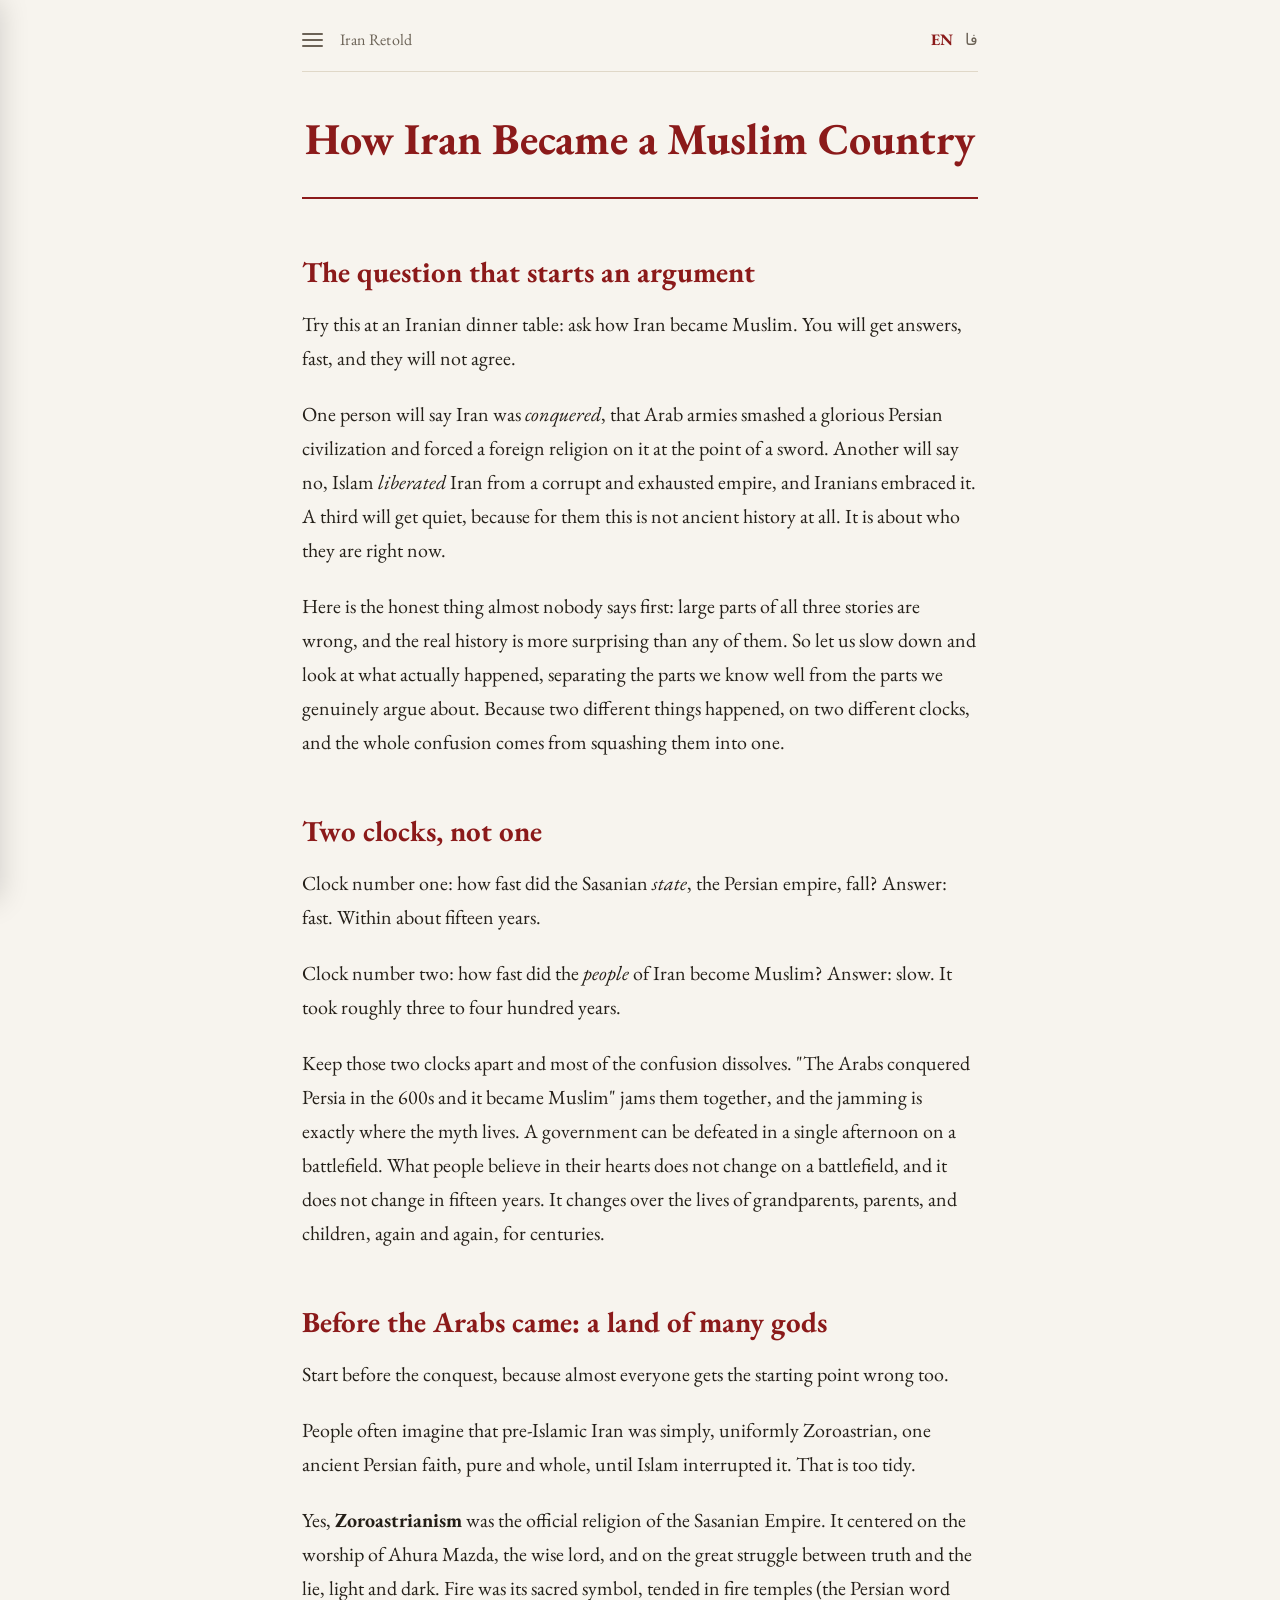
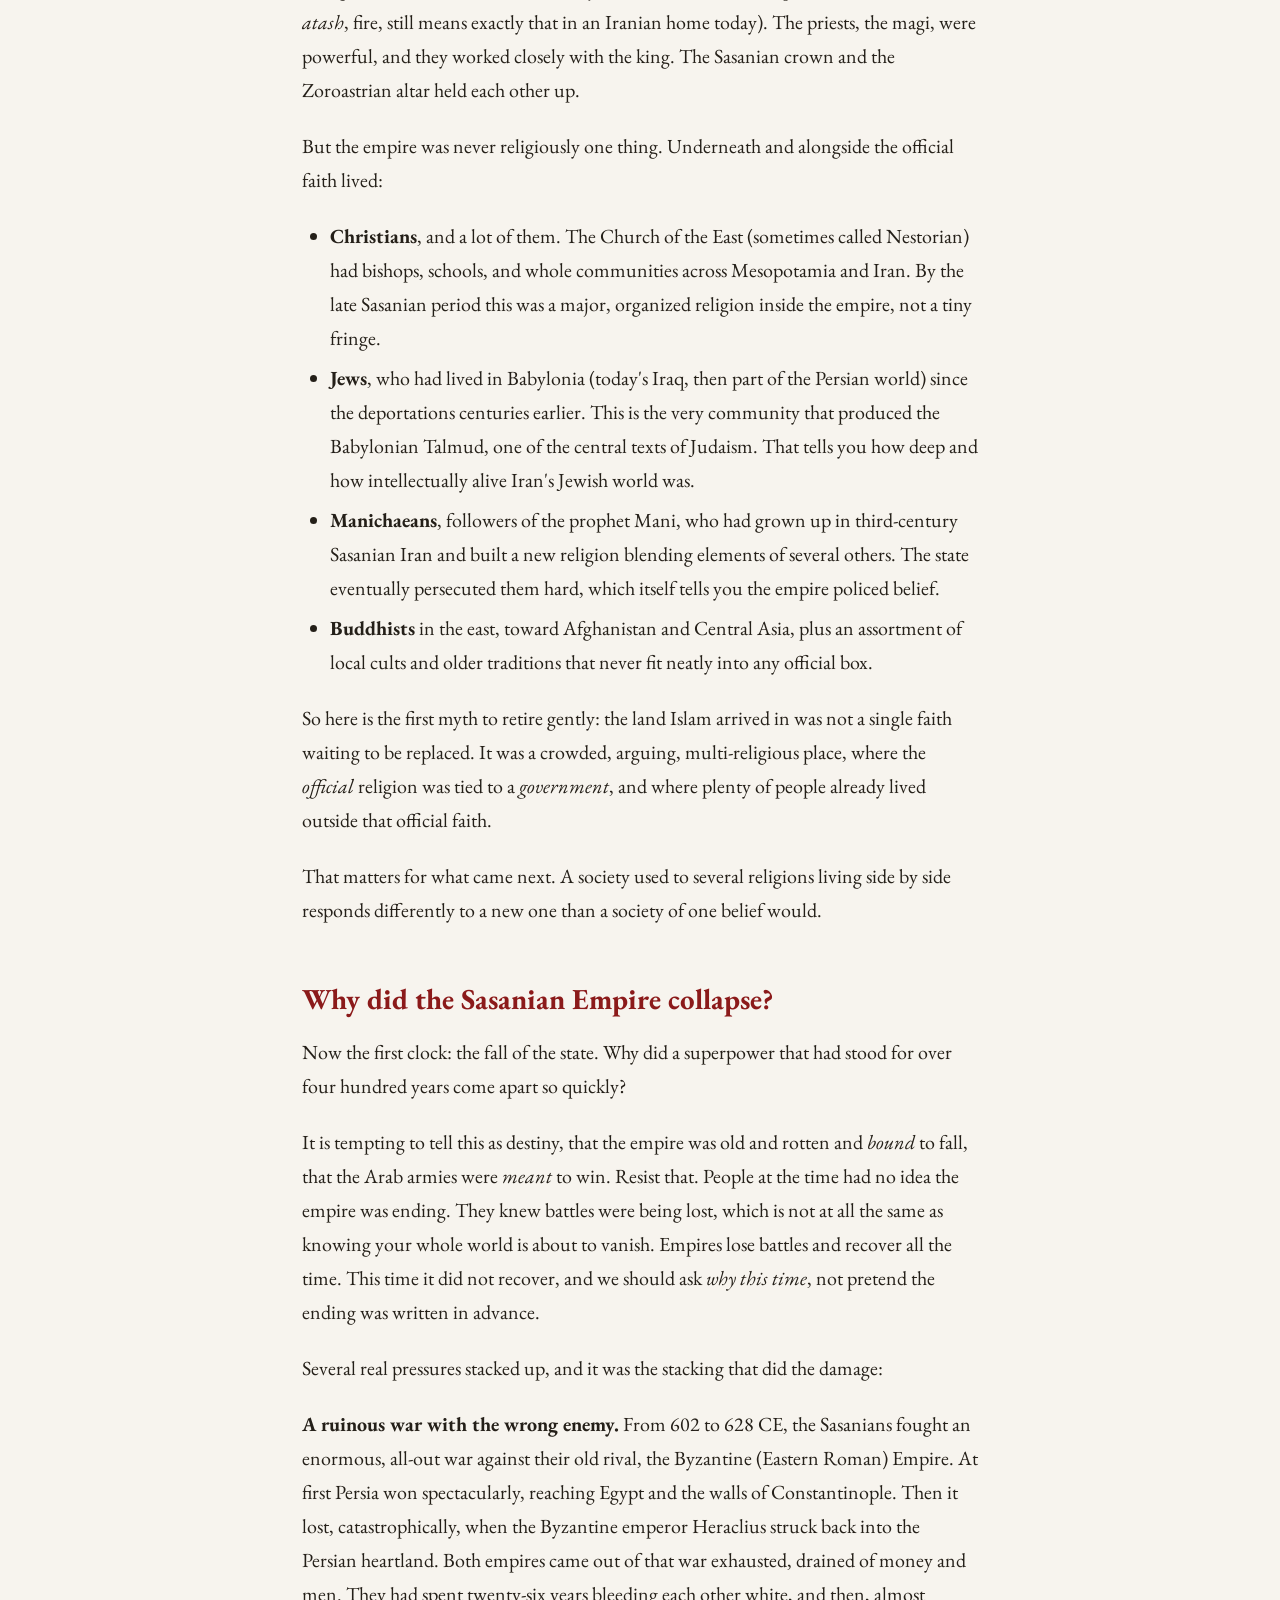
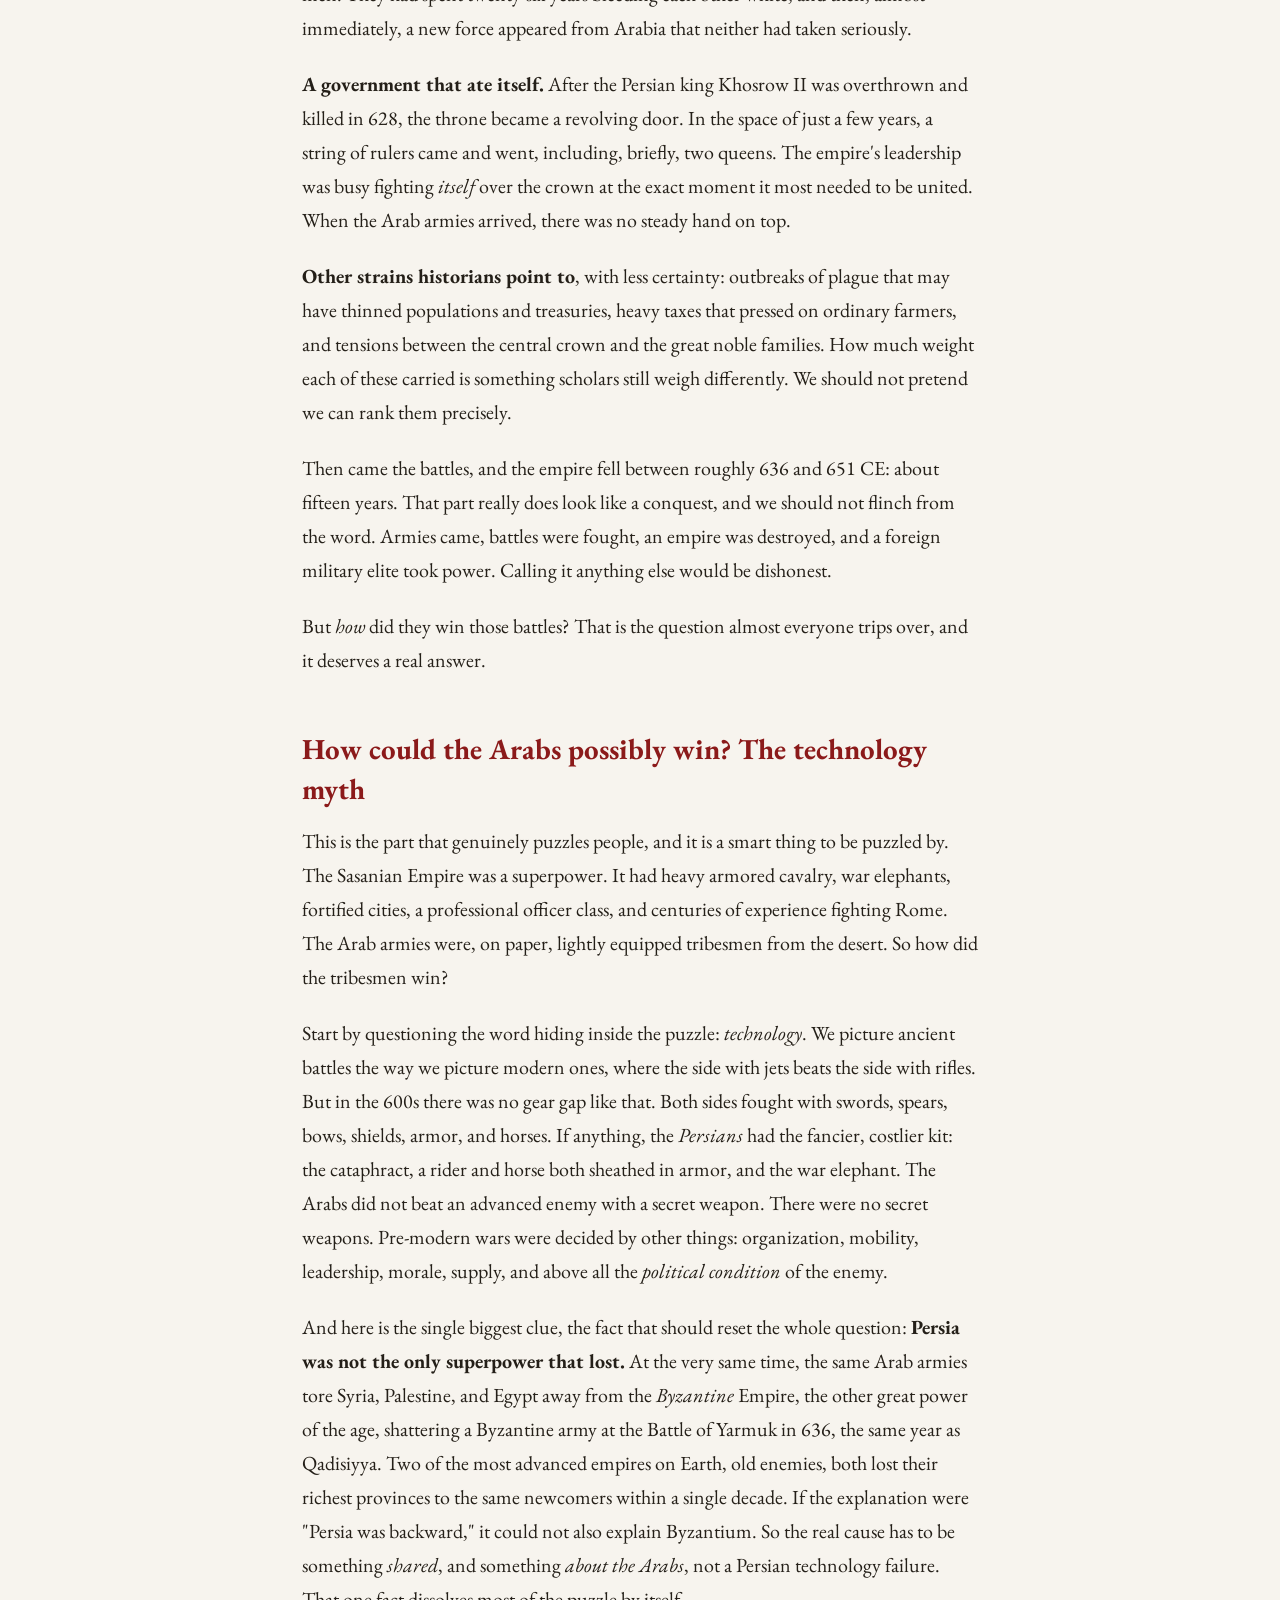
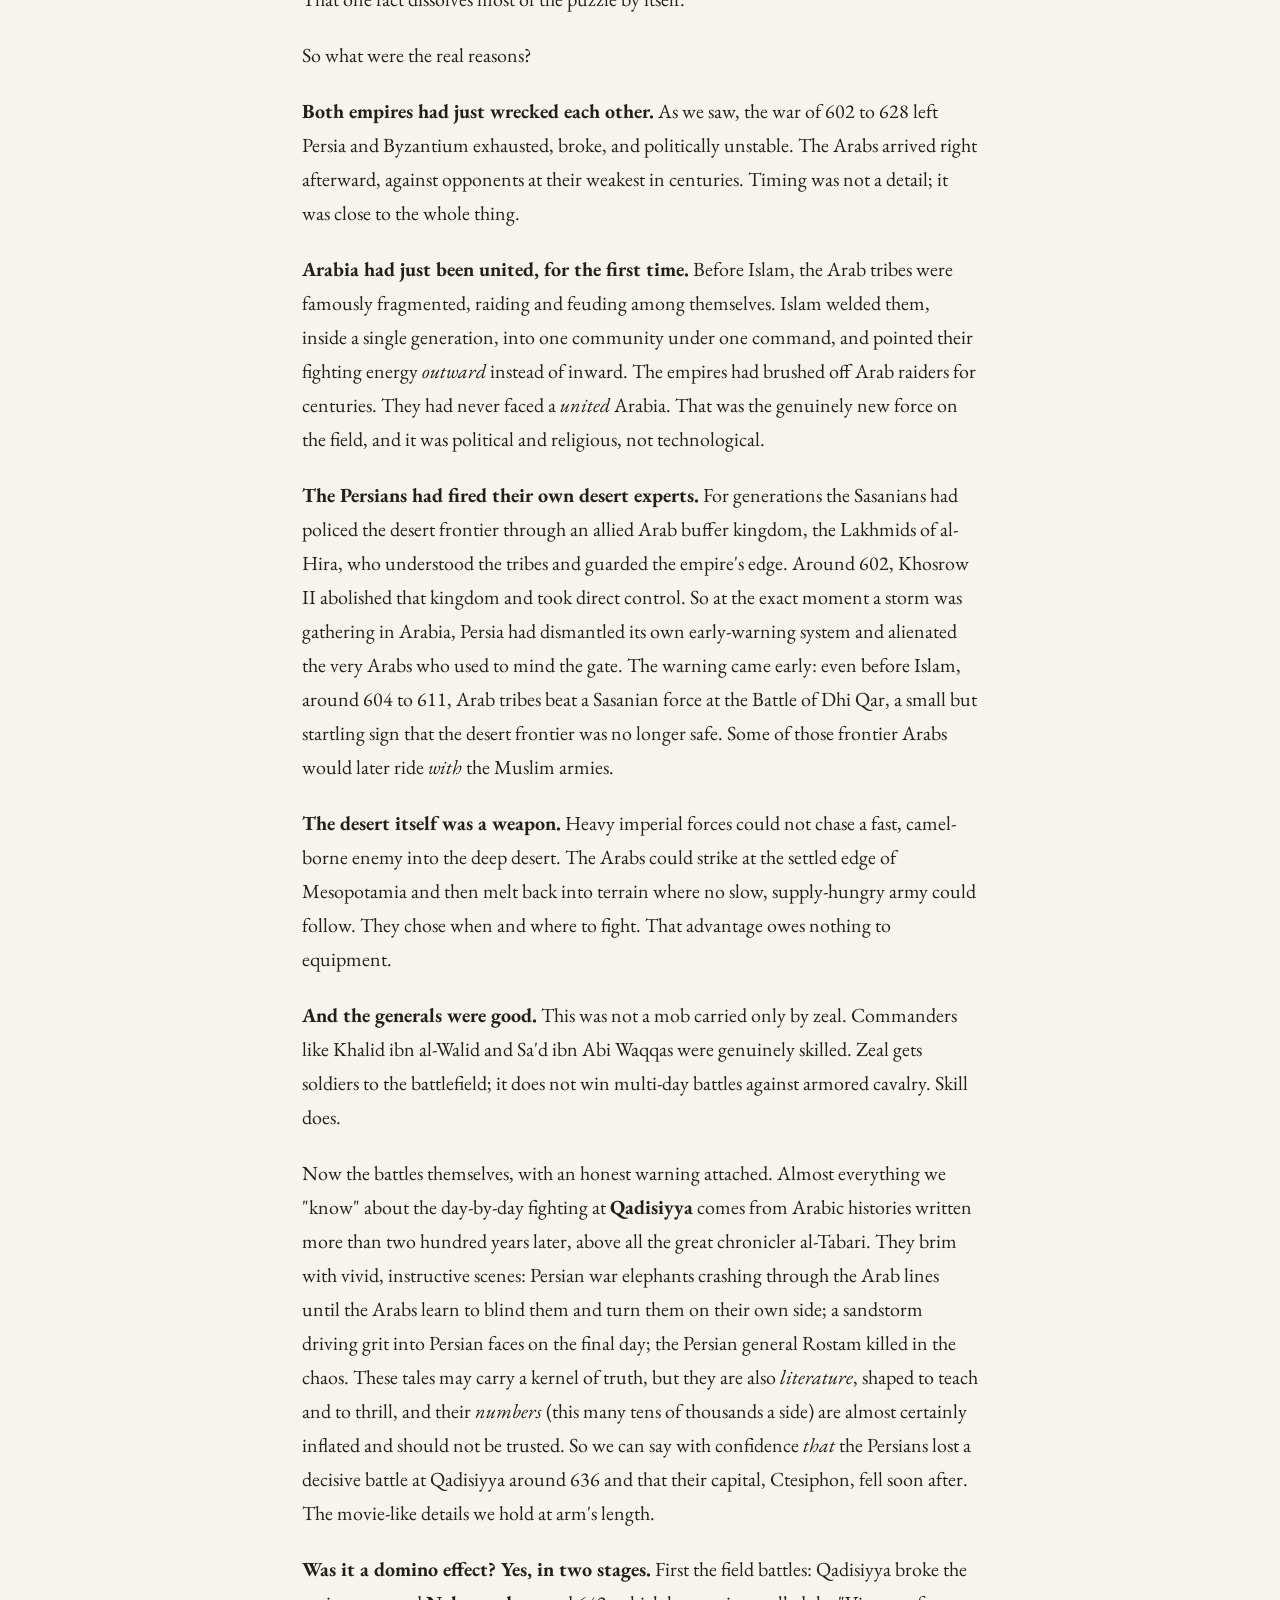
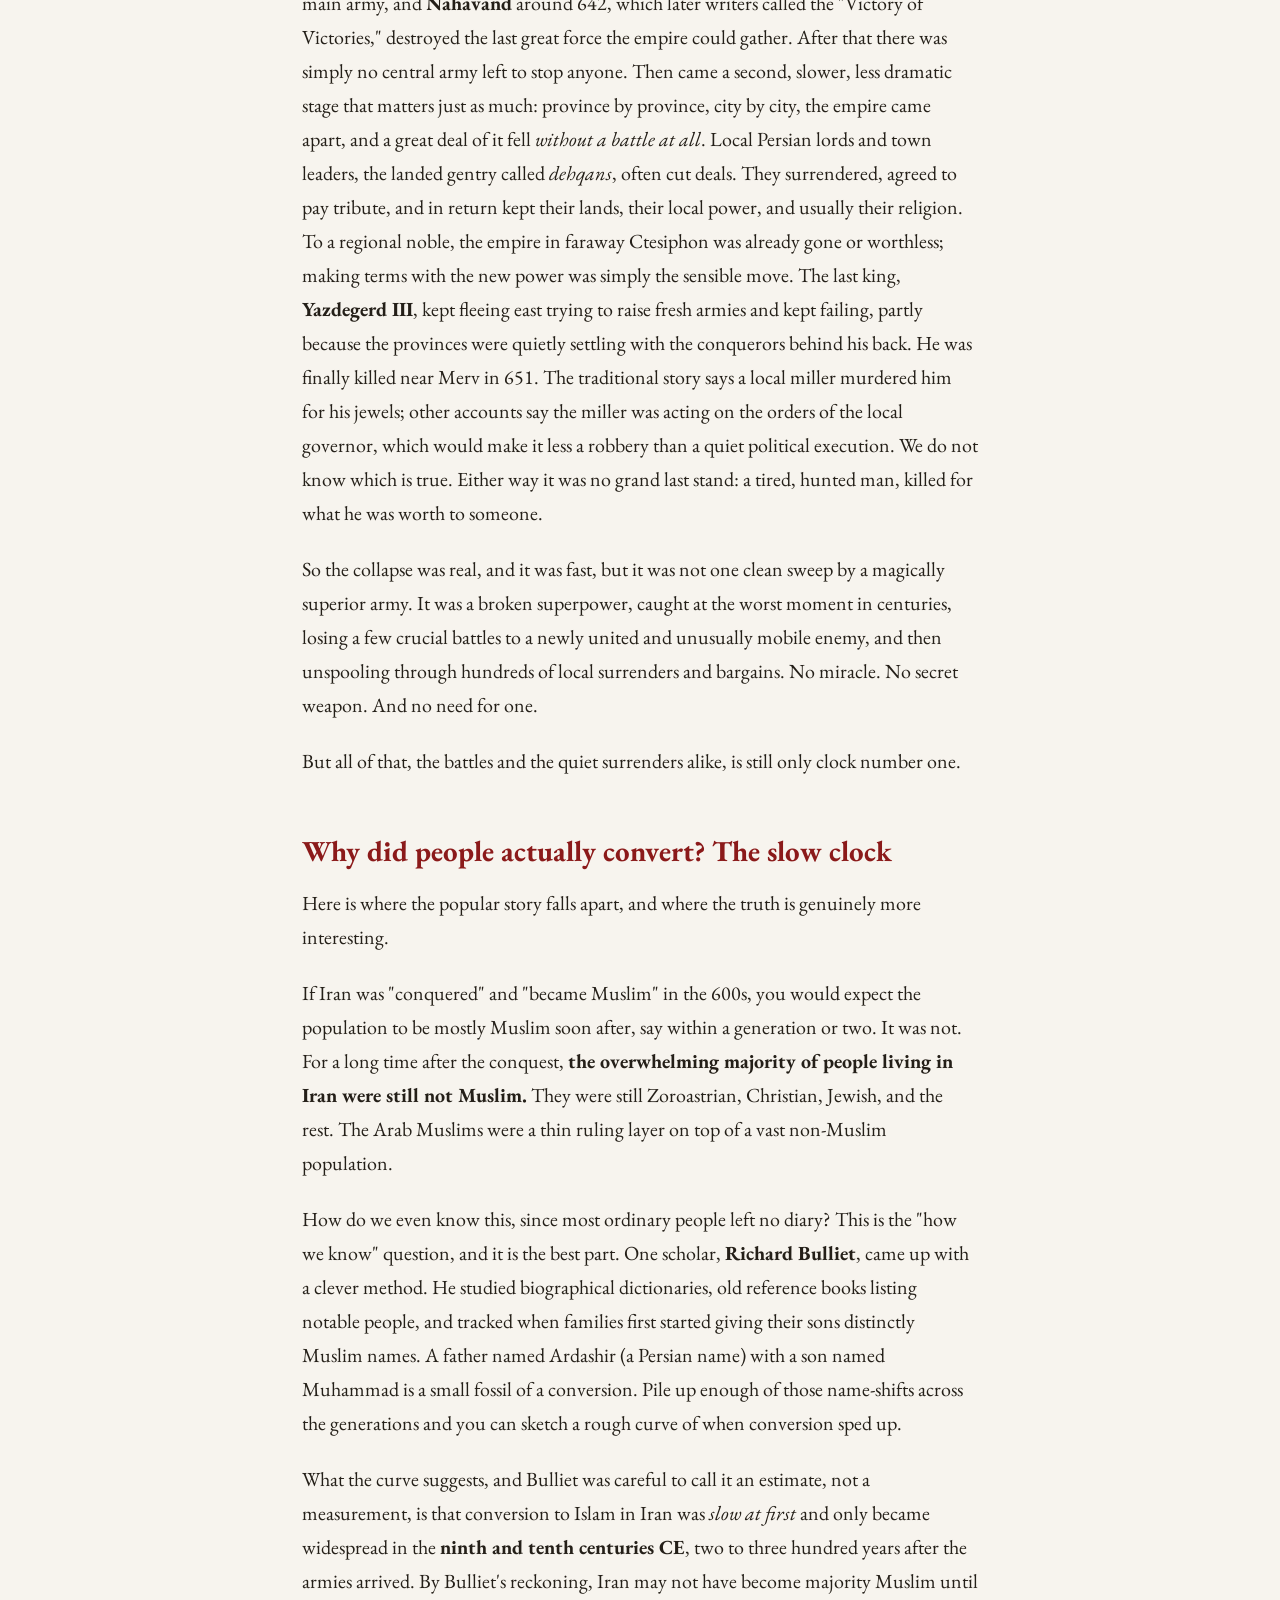
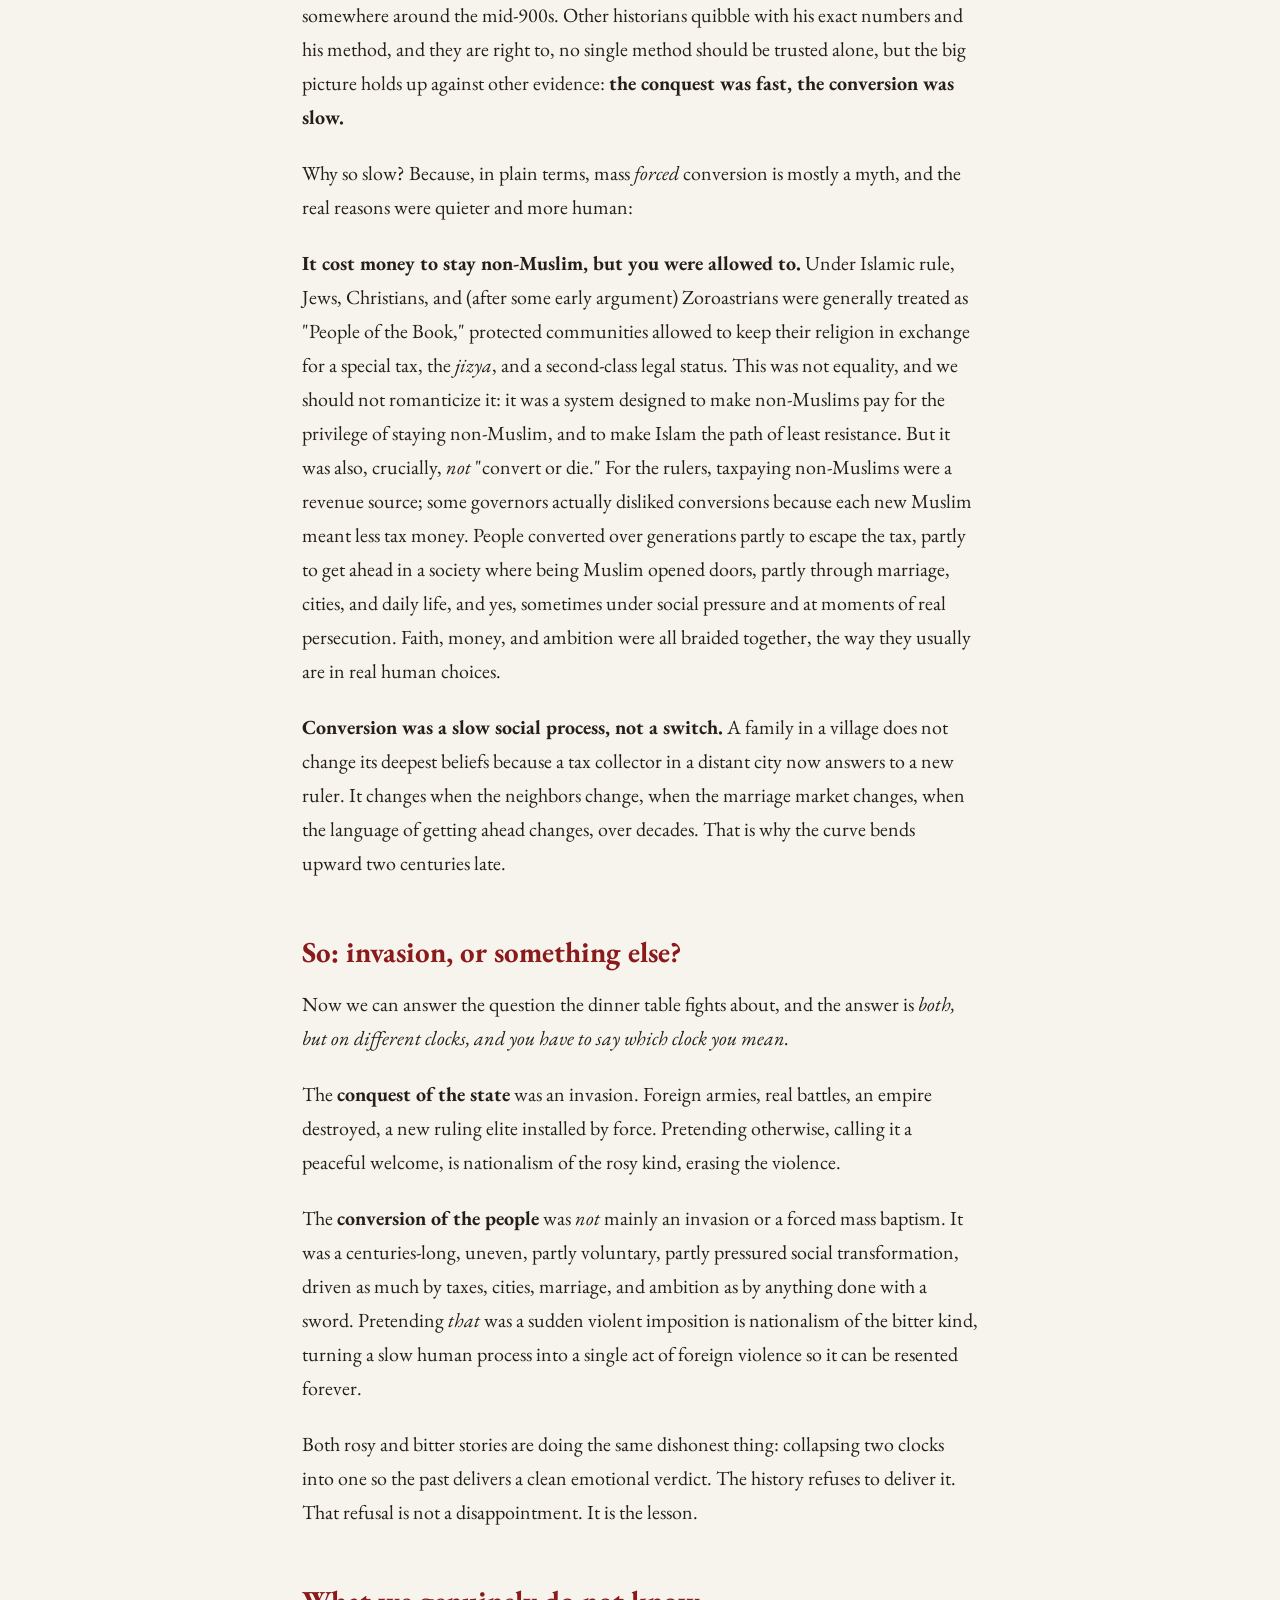
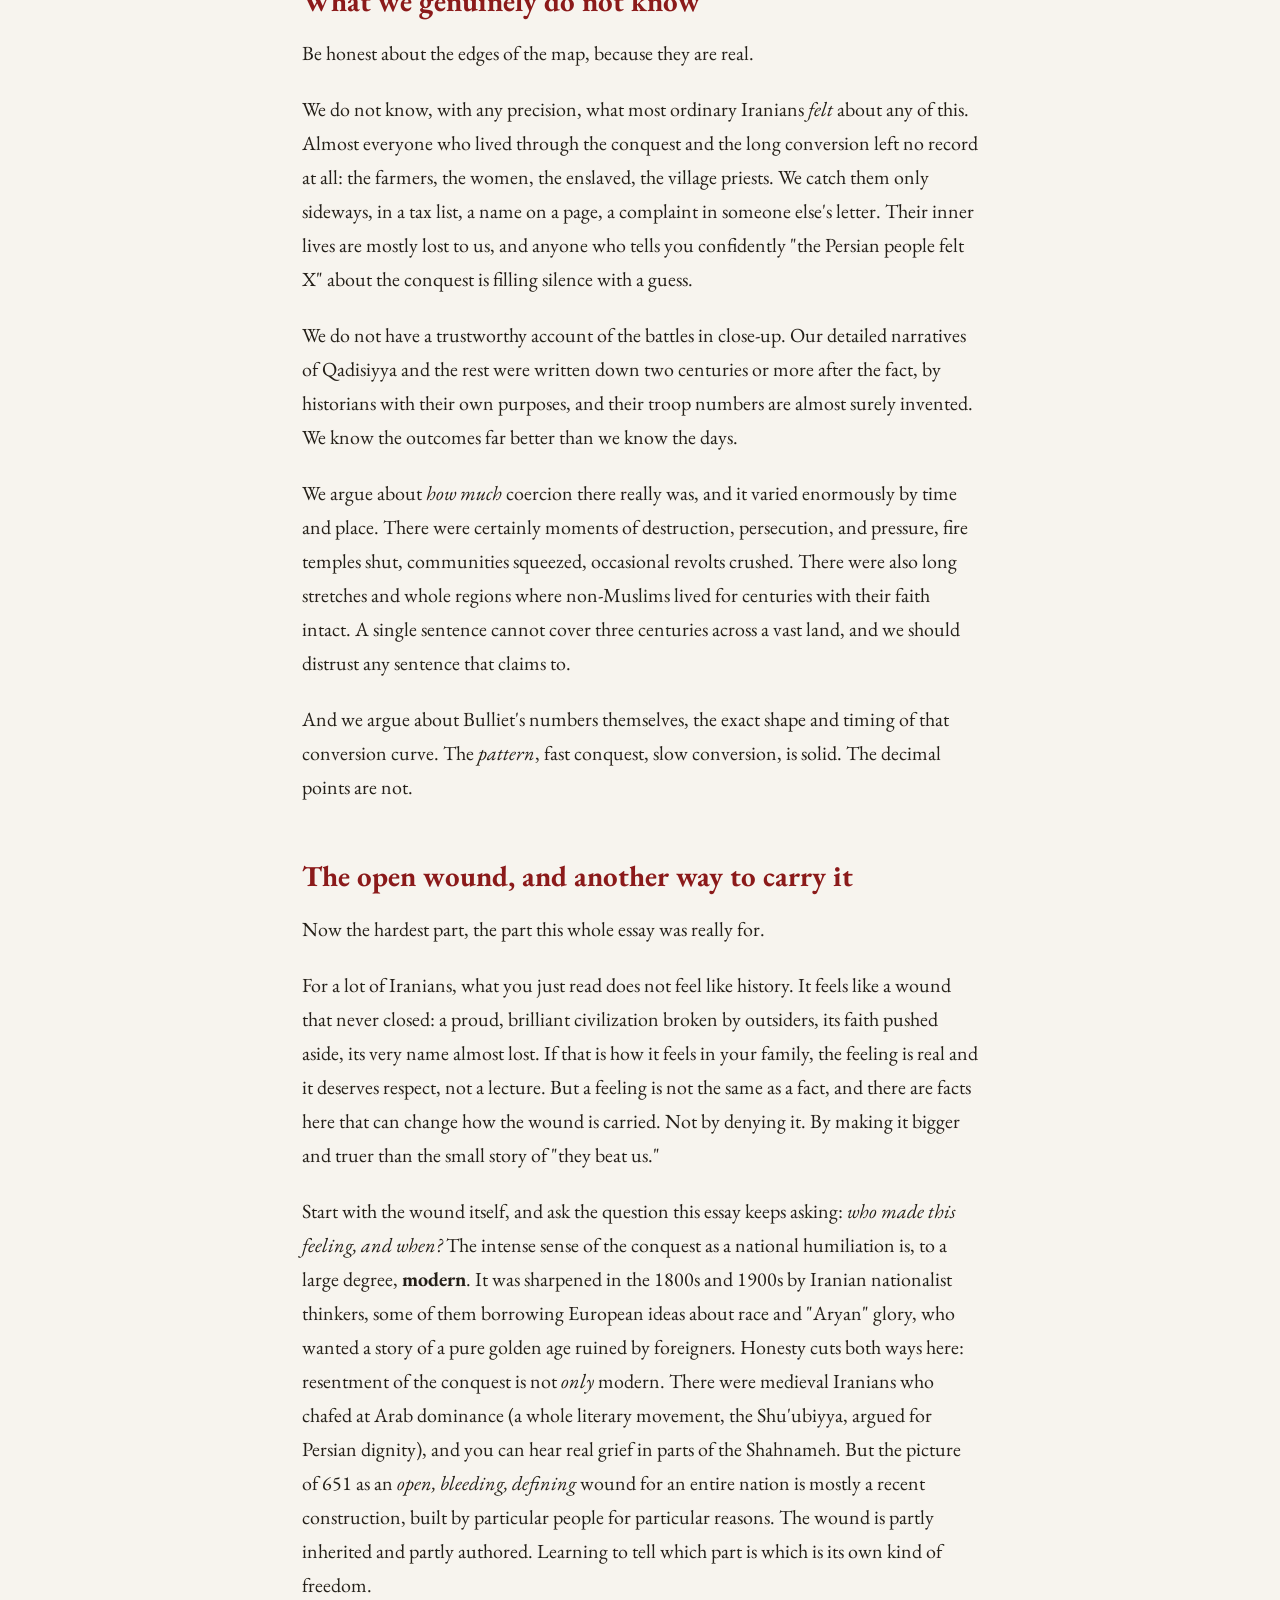
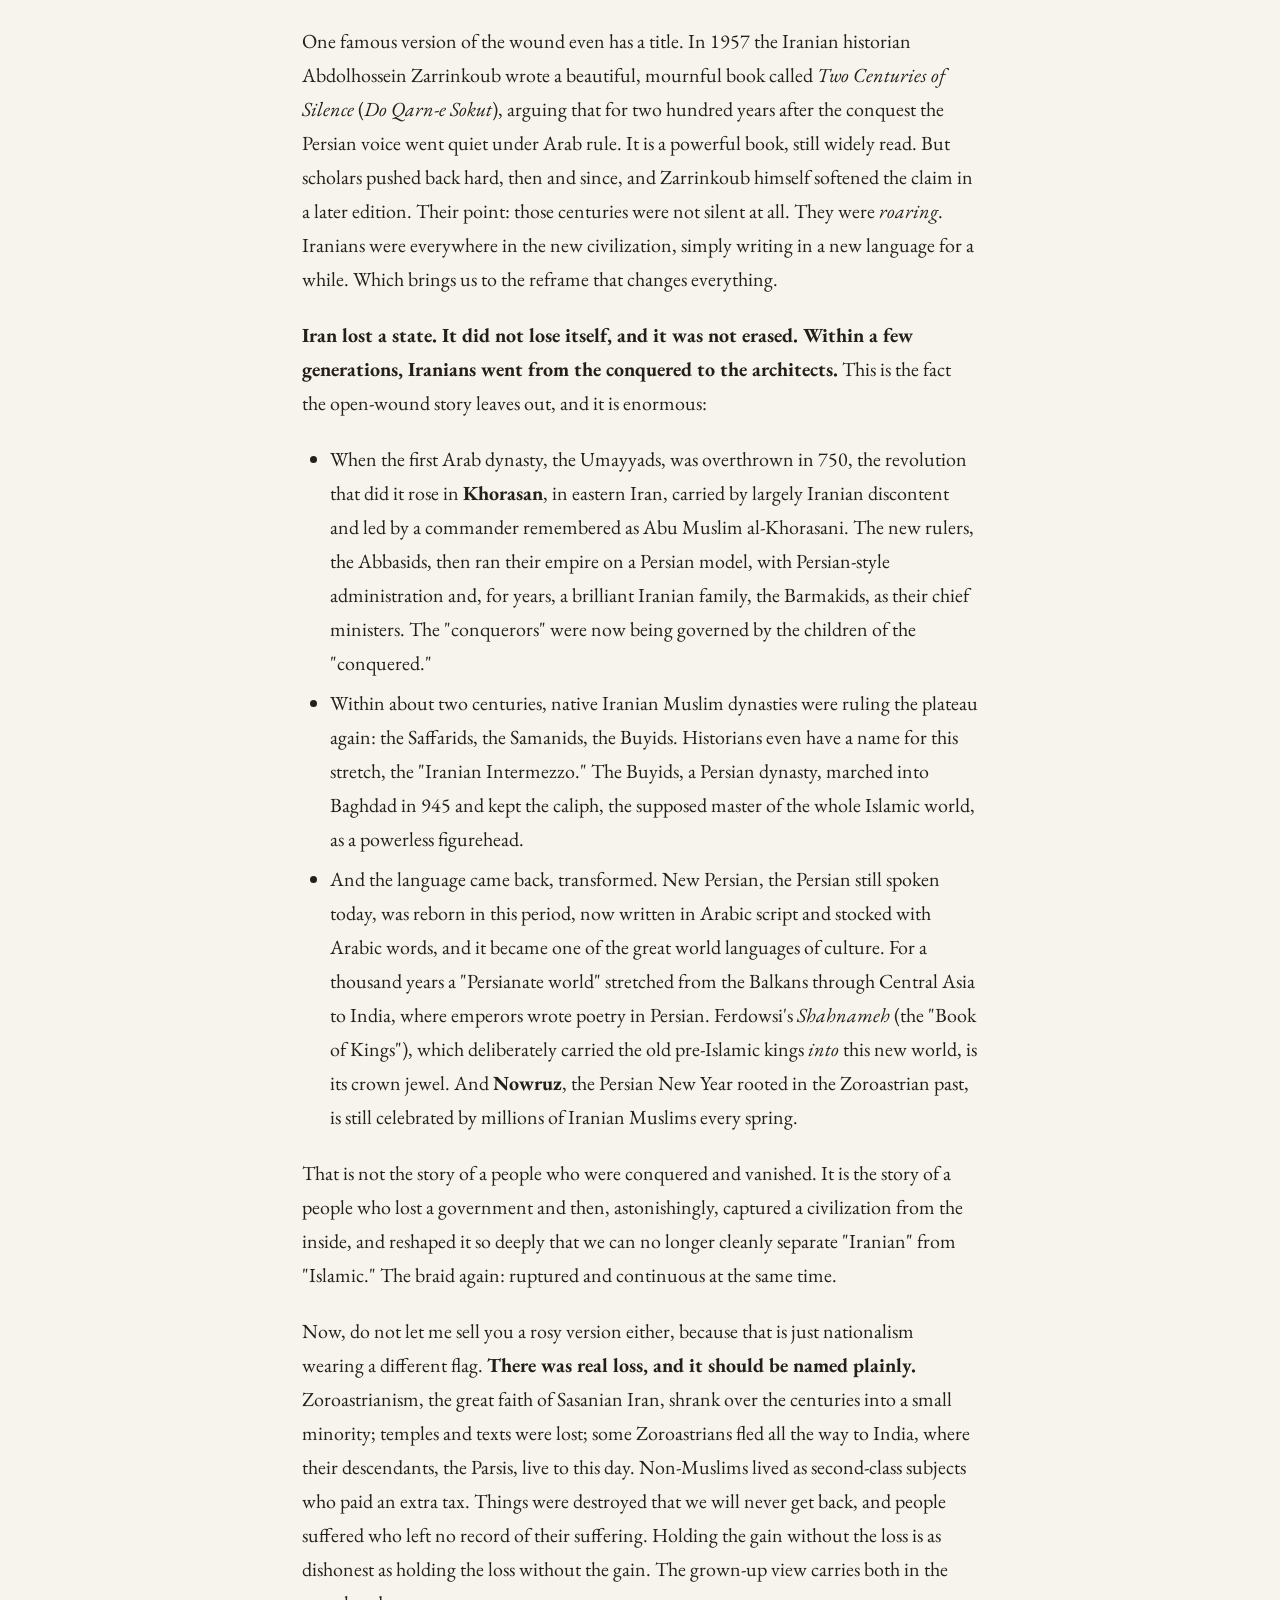
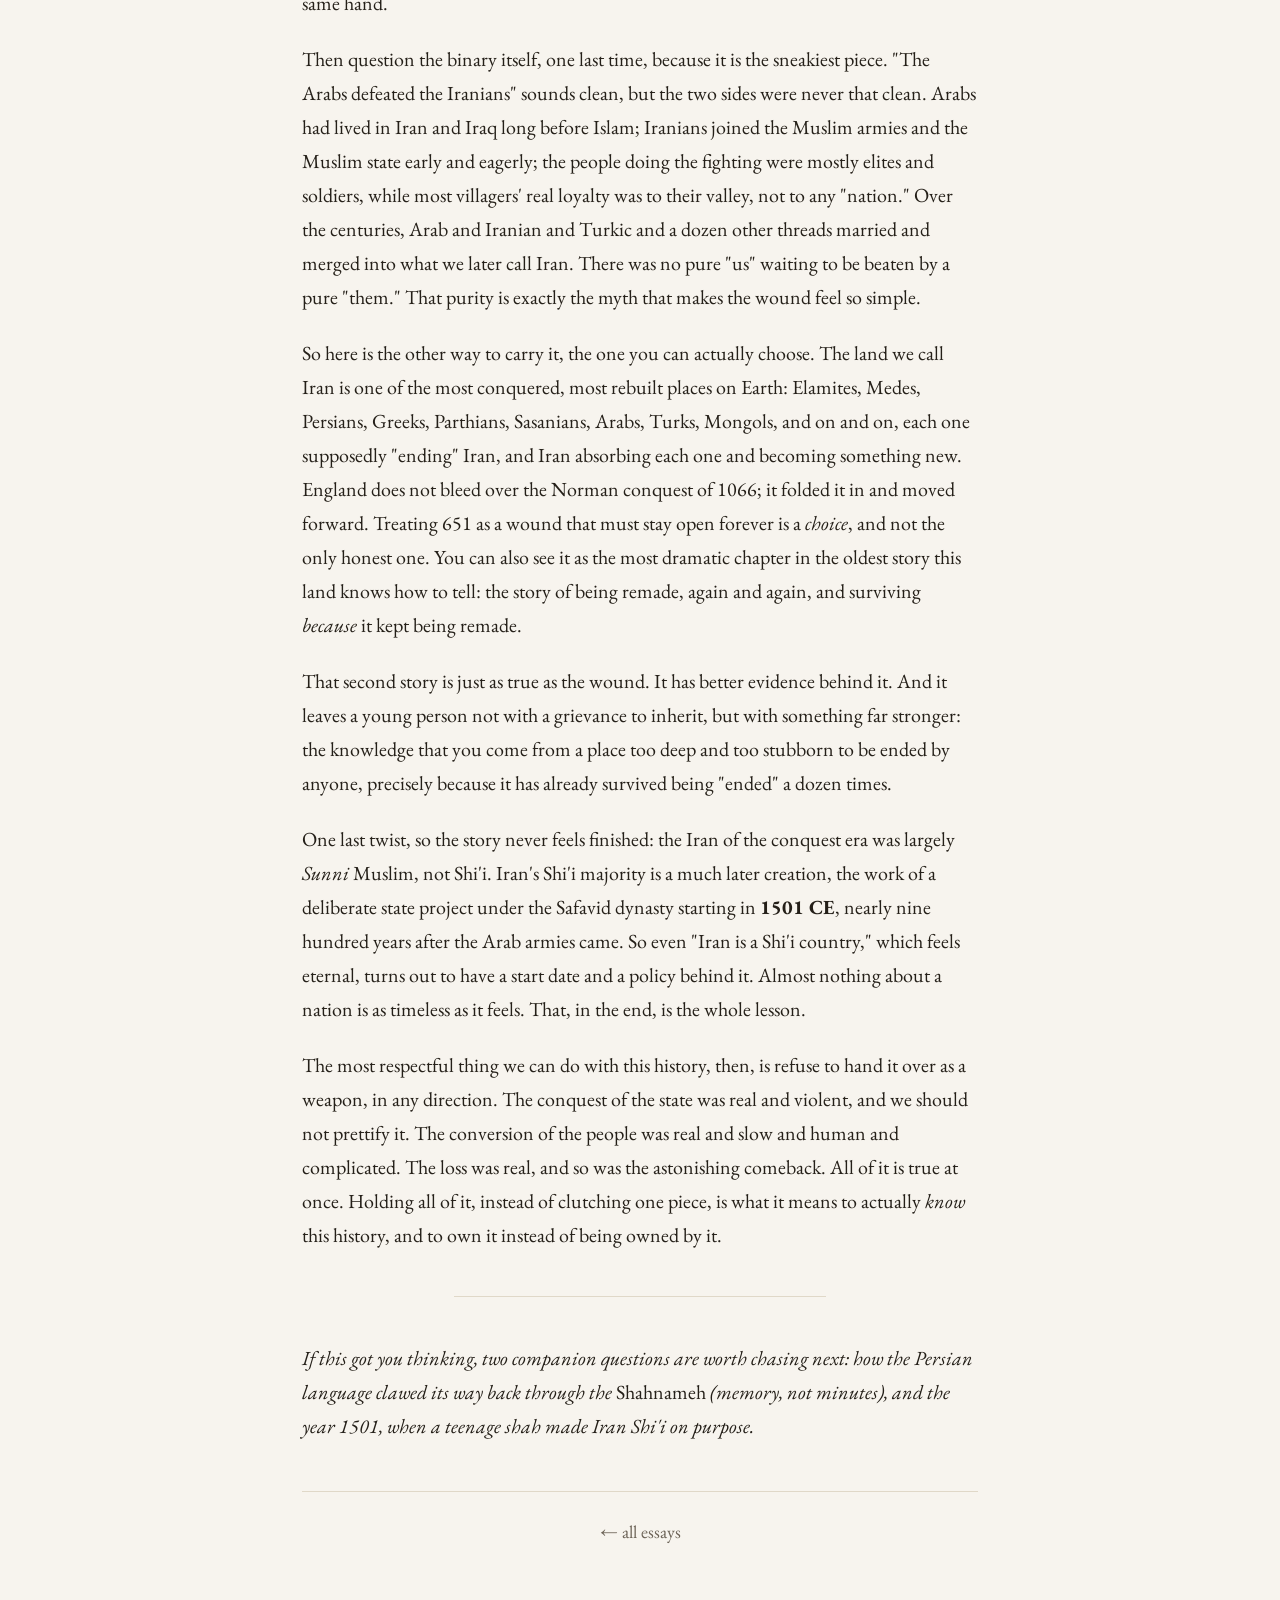
<file: en/essays/how-iran-became-muslim.html>
<!doctype html><html lang="en" dir="ltr"><head><meta charset="utf-8"><meta name="viewport" content="width=device-width, initial-scale=1"><title>How Iran Became a Muslim Country · Iran Retold</title><link rel="preconnect" href="https://fonts.googleapis.com"><link rel="preconnect" href="https://fonts.gstatic.com" crossorigin><link href="https://fonts.googleapis.com/css2?family=EB+Garamond:ital@0;1&family=Vazirmatn:wght@300;400;500;700;800&display=swap" rel="stylesheet"><link rel="icon" href="/assets/favicon.ico" sizes="any"><link rel="icon" type="image/png" sizes="32x32" href="/assets/favicon-32.png"><link rel="apple-touch-icon" href="/assets/favicon-180.png"><link rel="stylesheet" href="/assets/main.css"></head><body><input type="checkbox" id="toc-toggle" class="toc-toggle" hidden><label class="toc-overlay" for="toc-toggle" aria-hidden="true"></label><aside class="toc-panel" aria-label="Table of contents"><div class="toc-head"><a class="toc-home" href="/en/">Essays</a><label class="toc-close" for="toc-toggle" title="Close" aria-label="Close">&times;</label></div><nav><ul><li><a href="/en/essays/the-mirror-in-the-sky.html">The Mirror in the Sky</a></li><li><a href="/en/essays/religions-of-iran.html">The Land That Kept Changing Its Gods</a></li><li><a href="/en/essays/zoroaster.html">Zoroaster: The Prophet Who Slips Through Our Fingers</a></li><li><a href="/en/essays/achaemenids.html">The Achaemenids: An Empire of Many Peoples</a></li><li class="current"><a href="/en/essays/how-iran-became-muslim.html">How Iran Became a Muslim Country</a></li><li><a href="/en/essays/pahlavi-era.html">Two Kings and a Stolen Throne: The Pahlavi Era</a></li></ul></nav></aside><div class="wrap"><nav class="topbar"><div class="bar-left"><label class="toc-btn" for="toc-toggle" title="Table of contents" aria-label="Table of contents"><span></span><span></span><span></span></label><a class="brand" href="/en/">Iran Retold</a></div><span class="langs"><span class="cur">EN</span><a href='/fa/essays/how-iran-became-muslim.html'>فا</a></span></nav><article class="essay"><header class="title-block"><h1>How Iran Became a Muslim Country</h1></header><h2>The question that starts an argument</h2>
<p>Try this at an Iranian dinner table: ask how Iran became Muslim. You will get answers, fast, and they will not agree.</p>
<p>One person will say Iran was <em>conquered</em>, that Arab armies smashed a glorious Persian civilization and forced a foreign religion on it at the point of a sword. Another will say no, Islam <em>liberated</em> Iran from a corrupt and exhausted empire, and Iranians embraced it. A third will get quiet, because for them this is not ancient history at all. It is about who they are right now.</p>
<p>Here is the honest thing almost nobody says first: large parts of all three stories are wrong, and the real history is more surprising than any of them. So let us slow down and look at what actually happened, separating the parts we know well from the parts we genuinely argue about. Because two different things happened, on two different clocks, and the whole confusion comes from squashing them into one.</p>
<h2>Two clocks, not one</h2>
<p>Clock number one: how fast did the Sasanian <em>state</em>, the Persian empire, fall? Answer: fast. Within about fifteen years.</p>
<p>Clock number two: how fast did the <em>people</em> of Iran become Muslim? Answer: slow. It took roughly three to four hundred years.</p>
<p>Keep those two clocks apart and most of the confusion dissolves. "The Arabs conquered Persia in the 600s and it became Muslim" jams them together, and the jamming is exactly where the myth lives. A government can be defeated in a single afternoon on a battlefield. What people believe in their hearts does not change on a battlefield, and it does not change in fifteen years. It changes over the lives of grandparents, parents, and children, again and again, for centuries.</p>
<h2>Before the Arabs came: a land of many gods</h2>
<p>Start before the conquest, because almost everyone gets the starting point wrong too.</p>
<p>People often imagine that pre-Islamic Iran was simply, uniformly Zoroastrian, one ancient Persian faith, pure and whole, until Islam interrupted it. That is too tidy.</p>
<p>Yes, <strong>Zoroastrianism</strong> was the official religion of the Sasanian Empire. It centered on the worship of Ahura Mazda, the wise lord, and on the great struggle between truth and the lie, light and dark. Fire was its sacred symbol, tended in fire temples (the Persian word <em>atash</em>, fire, still means exactly that in an Iranian home today). The priests, the magi, were powerful, and they worked closely with the king. The Sasanian crown and the Zoroastrian altar held each other up.</p>
<p>But the empire was never religiously one thing. Underneath and alongside the official faith lived:</p>
<ul>
<li><strong>Christians</strong>, and a lot of them. The Church of the East (sometimes called Nestorian) had bishops, schools, and whole communities across Mesopotamia and Iran. By the late Sasanian period this was a major, organized religion inside the empire, not a tiny fringe.</li>
<li><strong>Jews</strong>, who had lived in Babylonia (today's Iraq, then part of the Persian world) since the deportations centuries earlier. This is the very community that produced the Babylonian Talmud, one of the central texts of Judaism. That tells you how deep and how intellectually alive Iran's Jewish world was.</li>
<li><strong>Manichaeans</strong>, followers of the prophet Mani, who had grown up in third-century Sasanian Iran and built a new religion blending elements of several others. The state eventually persecuted them hard, which itself tells you the empire policed belief.</li>
<li><strong>Buddhists</strong> in the east, toward Afghanistan and Central Asia, plus an assortment of local cults and older traditions that never fit neatly into any official box.</li>
</ul>
<p>So here is the first myth to retire gently: the land Islam arrived in was not a single faith waiting to be replaced. It was a crowded, arguing, multi-religious place, where the <em>official</em> religion was tied to a <em>government</em>, and where plenty of people already lived outside that official faith.</p>
<p>That matters for what came next. A society used to several religions living side by side responds differently to a new one than a society of one belief would.</p>
<h2>Why did the Sasanian Empire collapse?</h2>
<p>Now the first clock: the fall of the state. Why did a superpower that had stood for over four hundred years come apart so quickly?</p>
<p>It is tempting to tell this as destiny, that the empire was old and rotten and <em>bound</em> to fall, that the Arab armies were <em>meant</em> to win. Resist that. People at the time had no idea the empire was ending. They knew battles were being lost, which is not at all the same as knowing your whole world is about to vanish. Empires lose battles and recover all the time. This time it did not recover, and we should ask <em>why this time</em>, not pretend the ending was written in advance.</p>
<p>Several real pressures stacked up, and it was the stacking that did the damage:</p>
<p><strong>A ruinous war with the wrong enemy.</strong> From 602 to 628 CE, the Sasanians fought an enormous, all-out war against their old rival, the Byzantine (Eastern Roman) Empire. At first Persia won spectacularly, reaching Egypt and the walls of Constantinople. Then it lost, catastrophically, when the Byzantine emperor Heraclius struck back into the Persian heartland. Both empires came out of that war exhausted, drained of money and men. They had spent twenty-six years bleeding each other white, and then, almost immediately, a new force appeared from Arabia that neither had taken seriously.</p>
<p><strong>A government that ate itself.</strong> After the Persian king Khosrow II was overthrown and killed in 628, the throne became a revolving door. In the space of just a few years, a string of rulers came and went, including, briefly, two queens. The empire's leadership was busy fighting <em>itself</em> over the crown at the exact moment it most needed to be united. When the Arab armies arrived, there was no steady hand on top.</p>
<p><strong>Other strains historians point to</strong>, with less certainty: outbreaks of plague that may have thinned populations and treasuries, heavy taxes that pressed on ordinary farmers, and tensions between the central crown and the great noble families. How much weight each of these carried is something scholars still weigh differently. We should not pretend we can rank them precisely.</p>
<p>Then came the battles, and the empire fell between roughly 636 and 651 CE: about fifteen years. That part really does look like a conquest, and we should not flinch from the word. Armies came, battles were fought, an empire was destroyed, and a foreign military elite took power. Calling it anything else would be dishonest.</p>
<p>But <em>how</em> did they win those battles? That is the question almost everyone trips over, and it deserves a real answer.</p>
<h2>How could the Arabs possibly win? The technology myth</h2>
<p>This is the part that genuinely puzzles people, and it is a smart thing to be puzzled by. The Sasanian Empire was a superpower. It had heavy armored cavalry, war elephants, fortified cities, a professional officer class, and centuries of experience fighting Rome. The Arab armies were, on paper, lightly equipped tribesmen from the desert. So how did the tribesmen win?</p>
<p>Start by questioning the word hiding inside the puzzle: <em>technology</em>. We picture ancient battles the way we picture modern ones, where the side with jets beats the side with rifles. But in the 600s there was no gear gap like that. Both sides fought with swords, spears, bows, shields, armor, and horses. If anything, the <em>Persians</em> had the fancier, costlier kit: the cataphract, a rider and horse both sheathed in armor, and the war elephant. The Arabs did not beat an advanced enemy with a secret weapon. There were no secret weapons. Pre-modern wars were decided by other things: organization, mobility, leadership, morale, supply, and above all the <em>political condition</em> of the enemy.</p>
<p>And here is the single biggest clue, the fact that should reset the whole question: <strong>Persia was not the only superpower that lost.</strong> At the very same time, the same Arab armies tore Syria, Palestine, and Egypt away from the <em>Byzantine</em> Empire, the other great power of the age, shattering a Byzantine army at the Battle of Yarmuk in 636, the same year as Qadisiyya. Two of the most advanced empires on Earth, old enemies, both lost their richest provinces to the same newcomers within a single decade. If the explanation were "Persia was backward," it could not also explain Byzantium. So the real cause has to be something <em>shared</em>, and something <em>about the Arabs</em>, not a Persian technology failure. That one fact dissolves most of the puzzle by itself.</p>
<p>So what were the real reasons?</p>
<p><strong>Both empires had just wrecked each other.</strong> As we saw, the war of 602 to 628 left Persia and Byzantium exhausted, broke, and politically unstable. The Arabs arrived right afterward, against opponents at their weakest in centuries. Timing was not a detail; it was close to the whole thing.</p>
<p><strong>Arabia had just been united, for the first time.</strong> Before Islam, the Arab tribes were famously fragmented, raiding and feuding among themselves. Islam welded them, inside a single generation, into one community under one command, and pointed their fighting energy <em>outward</em> instead of inward. The empires had brushed off Arab raiders for centuries. They had never faced a <em>united</em> Arabia. That was the genuinely new force on the field, and it was political and religious, not technological.</p>
<p><strong>The Persians had fired their own desert experts.</strong> For generations the Sasanians had policed the desert frontier through an allied Arab buffer kingdom, the Lakhmids of al-Hira, who understood the tribes and guarded the empire's edge. Around 602, Khosrow II abolished that kingdom and took direct control. So at the exact moment a storm was gathering in Arabia, Persia had dismantled its own early-warning system and alienated the very Arabs who used to mind the gate. The warning came early: even before Islam, around 604 to 611, Arab tribes beat a Sasanian force at the Battle of Dhi Qar, a small but startling sign that the desert frontier was no longer safe. Some of those frontier Arabs would later ride <em>with</em> the Muslim armies.</p>
<p><strong>The desert itself was a weapon.</strong> Heavy imperial forces could not chase a fast, camel-borne enemy into the deep desert. The Arabs could strike at the settled edge of Mesopotamia and then melt back into terrain where no slow, supply-hungry army could follow. They chose when and where to fight. That advantage owes nothing to equipment.</p>
<p><strong>And the generals were good.</strong> This was not a mob carried only by zeal. Commanders like Khalid ibn al-Walid and Sa'd ibn Abi Waqqas were genuinely skilled. Zeal gets soldiers to the battlefield; it does not win multi-day battles against armored cavalry. Skill does.</p>
<p>Now the battles themselves, with an honest warning attached. Almost everything we "know" about the day-by-day fighting at <strong>Qadisiyya</strong> comes from Arabic histories written more than two hundred years later, above all the great chronicler al-Tabari. They brim with vivid, instructive scenes: Persian war elephants crashing through the Arab lines until the Arabs learn to blind them and turn them on their own side; a sandstorm driving grit into Persian faces on the final day; the Persian general Rostam killed in the chaos. These tales may carry a kernel of truth, but they are also <em>literature</em>, shaped to teach and to thrill, and their <em>numbers</em> (this many tens of thousands a side) are almost certainly inflated and should not be trusted. So we can say with confidence <em>that</em> the Persians lost a decisive battle at Qadisiyya around 636 and that their capital, Ctesiphon, fell soon after. The movie-like details we hold at arm's length.</p>
<p><strong>Was it a domino effect? Yes, in two stages.</strong> First the field battles: Qadisiyya broke the main army, and <strong>Nahavand</strong> around 642, which later writers called the "Victory of Victories," destroyed the last great force the empire could gather. After that there was simply no central army left to stop anyone. Then came a second, slower, less dramatic stage that matters just as much: province by province, city by city, the empire came apart, and a great deal of it fell <em>without a battle at all</em>. Local Persian lords and town leaders, the landed gentry called <em>dehqans</em>, often cut deals. They surrendered, agreed to pay tribute, and in return kept their lands, their local power, and usually their religion. To a regional noble, the empire in faraway Ctesiphon was already gone or worthless; making terms with the new power was simply the sensible move. The last king, <strong>Yazdegerd III</strong>, kept fleeing east trying to raise fresh armies and kept failing, partly because the provinces were quietly settling with the conquerors behind his back. He was finally killed near Merv in 651. The traditional story says a local miller murdered him for his jewels; other accounts say the miller was acting on the orders of the local governor, which would make it less a robbery than a quiet political execution. We do not know which is true. Either way it was no grand last stand: a tired, hunted man, killed for what he was worth to someone.</p>
<p>So the collapse was real, and it was fast, but it was not one clean sweep by a magically superior army. It was a broken superpower, caught at the worst moment in centuries, losing a few crucial battles to a newly united and unusually mobile enemy, and then unspooling through hundreds of local surrenders and bargains. No miracle. No secret weapon. And no need for one.</p>
<p>But all of that, the battles and the quiet surrenders alike, is still only clock number one.</p>
<h2>Why did people actually convert? The slow clock</h2>
<p>Here is where the popular story falls apart, and where the truth is genuinely more interesting.</p>
<p>If Iran was "conquered" and "became Muslim" in the 600s, you would expect the population to be mostly Muslim soon after, say within a generation or two. It was not. For a long time after the conquest, <strong>the overwhelming majority of people living in Iran were still not Muslim.</strong> They were still Zoroastrian, Christian, Jewish, and the rest. The Arab Muslims were a thin ruling layer on top of a vast non-Muslim population.</p>
<p>How do we even know this, since most ordinary people left no diary? This is the "how we know" question, and it is the best part. One scholar, <strong>Richard Bulliet</strong>, came up with a clever method. He studied biographical dictionaries, old reference books listing notable people, and tracked when families first started giving their sons distinctly Muslim names. A father named Ardashir (a Persian name) with a son named Muhammad is a small fossil of a conversion. Pile up enough of those name-shifts across the generations and you can sketch a rough curve of when conversion sped up.</p>
<p>What the curve suggests, and Bulliet was careful to call it an estimate, not a measurement, is that conversion to Islam in Iran was <em>slow at first</em> and only became widespread in the <strong>ninth and tenth centuries CE</strong>, two to three hundred years after the armies arrived. By Bulliet's reckoning, Iran may not have become majority Muslim until somewhere around the mid-900s. Other historians quibble with his exact numbers and his method, and they are right to, no single method should be trusted alone, but the big picture holds up against other evidence: <strong>the conquest was fast, the conversion was slow.</strong></p>
<p>Why so slow? Because, in plain terms, mass <em>forced</em> conversion is mostly a myth, and the real reasons were quieter and more human:</p>
<p><strong>It cost money to stay non-Muslim, but you were allowed to.</strong> Under Islamic rule, Jews, Christians, and (after some early argument) Zoroastrians were generally treated as "People of the Book," protected communities allowed to keep their religion in exchange for a special tax, the <em>jizya</em>, and a second-class legal status. This was not equality, and we should not romanticize it: it was a system designed to make non-Muslims pay for the privilege of staying non-Muslim, and to make Islam the path of least resistance. But it was also, crucially, <em>not</em> "convert or die." For the rulers, taxpaying non-Muslims were a revenue source; some governors actually disliked conversions because each new Muslim meant less tax money. People converted over generations partly to escape the tax, partly to get ahead in a society where being Muslim opened doors, partly through marriage, cities, and daily life, and yes, sometimes under social pressure and at moments of real persecution. Faith, money, and ambition were all braided together, the way they usually are in real human choices.</p>
<p><strong>Conversion was a slow social process, not a switch.</strong> A family in a village does not change its deepest beliefs because a tax collector in a distant city now answers to a new ruler. It changes when the neighbors change, when the marriage market changes, when the language of getting ahead changes, over decades. That is why the curve bends upward two centuries late.</p>
<h2>So: invasion, or something else?</h2>
<p>Now we can answer the question the dinner table fights about, and the answer is <em>both, but on different clocks, and you have to say which clock you mean.</em></p>
<p>The <strong>conquest of the state</strong> was an invasion. Foreign armies, real battles, an empire destroyed, a new ruling elite installed by force. Pretending otherwise, calling it a peaceful welcome, is nationalism of the rosy kind, erasing the violence.</p>
<p>The <strong>conversion of the people</strong> was <em>not</em> mainly an invasion or a forced mass baptism. It was a centuries-long, uneven, partly voluntary, partly pressured social transformation, driven as much by taxes, cities, marriage, and ambition as by anything done with a sword. Pretending <em>that</em> was a sudden violent imposition is nationalism of the bitter kind, turning a slow human process into a single act of foreign violence so it can be resented forever.</p>
<p>Both rosy and bitter stories are doing the same dishonest thing: collapsing two clocks into one so the past delivers a clean emotional verdict. The history refuses to deliver it. That refusal is not a disappointment. It is the lesson.</p>
<h2>What we genuinely do not know</h2>
<p>Be honest about the edges of the map, because they are real.</p>
<p>We do not know, with any precision, what most ordinary Iranians <em>felt</em> about any of this. Almost everyone who lived through the conquest and the long conversion left no record at all: the farmers, the women, the enslaved, the village priests. We catch them only sideways, in a tax list, a name on a page, a complaint in someone else's letter. Their inner lives are mostly lost to us, and anyone who tells you confidently "the Persian people felt X" about the conquest is filling silence with a guess.</p>
<p>We do not have a trustworthy account of the battles in close-up. Our detailed narratives of Qadisiyya and the rest were written down two centuries or more after the fact, by historians with their own purposes, and their troop numbers are almost surely invented. We know the outcomes far better than we know the days.</p>
<p>We argue about <em>how much</em> coercion there really was, and it varied enormously by time and place. There were certainly moments of destruction, persecution, and pressure, fire temples shut, communities squeezed, occasional revolts crushed. There were also long stretches and whole regions where non-Muslims lived for centuries with their faith intact. A single sentence cannot cover three centuries across a vast land, and we should distrust any sentence that claims to.</p>
<p>And we argue about Bulliet's numbers themselves, the exact shape and timing of that conversion curve. The <em>pattern</em>, fast conquest, slow conversion, is solid. The decimal points are not.</p>
<h2>The open wound, and another way to carry it</h2>
<p>Now the hardest part, the part this whole essay was really for.</p>
<p>For a lot of Iranians, what you just read does not feel like history. It feels like a wound that never closed: a proud, brilliant civilization broken by outsiders, its faith pushed aside, its very name almost lost. If that is how it feels in your family, the feeling is real and it deserves respect, not a lecture. But a feeling is not the same as a fact, and there are facts here that can change how the wound is carried. Not by denying it. By making it bigger and truer than the small story of "they beat us."</p>
<p>Start with the wound itself, and ask the question this essay keeps asking: <em>who made this feeling, and when?</em> The intense sense of the conquest as a national humiliation is, to a large degree, <strong>modern</strong>. It was sharpened in the 1800s and 1900s by Iranian nationalist thinkers, some of them borrowing European ideas about race and "Aryan" glory, who wanted a story of a pure golden age ruined by foreigners. Honesty cuts both ways here: resentment of the conquest is not <em>only</em> modern. There were medieval Iranians who chafed at Arab dominance (a whole literary movement, the Shu'ubiyya, argued for Persian dignity), and you can hear real grief in parts of the Shahnameh. But the picture of 651 as an <em>open, bleeding, defining</em> wound for an entire nation is mostly a recent construction, built by particular people for particular reasons. The wound is partly inherited and partly authored. Learning to tell which part is which is its own kind of freedom.</p>
<p>One famous version of the wound even has a title. In 1957 the Iranian historian Abdolhossein Zarrinkoub wrote a beautiful, mournful book called <em>Two Centuries of Silence</em> (<em>Do Qarn-e Sokut</em>), arguing that for two hundred years after the conquest the Persian voice went quiet under Arab rule. It is a powerful book, still widely read. But scholars pushed back hard, then and since, and Zarrinkoub himself softened the claim in a later edition. Their point: those centuries were not silent at all. They were <em>roaring</em>. Iranians were everywhere in the new civilization, simply writing in a new language for a while. Which brings us to the reframe that changes everything.</p>
<p><strong>Iran lost a state. It did not lose itself, and it was not erased. Within a few generations, Iranians went from the conquered to the architects.</strong> This is the fact the open-wound story leaves out, and it is enormous:</p>
<ul>
<li>When the first Arab dynasty, the Umayyads, was overthrown in 750, the revolution that did it rose in <strong>Khorasan</strong>, in eastern Iran, carried by largely Iranian discontent and led by a commander remembered as Abu Muslim al-Khorasani. The new rulers, the Abbasids, then ran their empire on a Persian model, with Persian-style administration and, for years, a brilliant Iranian family, the Barmakids, as their chief ministers. The "conquerors" were now being governed by the children of the "conquered."</li>
<li>Within about two centuries, native Iranian Muslim dynasties were ruling the plateau again: the Saffarids, the Samanids, the Buyids. Historians even have a name for this stretch, the "Iranian Intermezzo." The Buyids, a Persian dynasty, marched into Baghdad in 945 and kept the caliph, the supposed master of the whole Islamic world, as a powerless figurehead.</li>
<li>And the language came back, transformed. New Persian, the Persian still spoken today, was reborn in this period, now written in Arabic script and stocked with Arabic words, and it became one of the great world languages of culture. For a thousand years a "Persianate world" stretched from the Balkans through Central Asia to India, where emperors wrote poetry in Persian. Ferdowsi's <em>Shahnameh</em> (the "Book of Kings"), which deliberately carried the old pre-Islamic kings <em>into</em> this new world, is its crown jewel. And <strong>Nowruz</strong>, the Persian New Year rooted in the Zoroastrian past, is still celebrated by millions of Iranian Muslims every spring.</li>
</ul>
<p>That is not the story of a people who were conquered and vanished. It is the story of a people who lost a government and then, astonishingly, captured a civilization from the inside, and reshaped it so deeply that we can no longer cleanly separate "Iranian" from "Islamic." The braid again: ruptured and continuous at the same time.</p>
<p>Now, do not let me sell you a rosy version either, because that is just nationalism wearing a different flag. <strong>There was real loss, and it should be named plainly.</strong> Zoroastrianism, the great faith of Sasanian Iran, shrank over the centuries into a small minority; temples and texts were lost; some Zoroastrians fled all the way to India, where their descendants, the Parsis, live to this day. Non-Muslims lived as second-class subjects who paid an extra tax. Things were destroyed that we will never get back, and people suffered who left no record of their suffering. Holding the gain without the loss is as dishonest as holding the loss without the gain. The grown-up view carries both in the same hand.</p>
<p>Then question the binary itself, one last time, because it is the sneakiest piece. "The Arabs defeated the Iranians" sounds clean, but the two sides were never that clean. Arabs had lived in Iran and Iraq long before Islam; Iranians joined the Muslim armies and the Muslim state early and eagerly; the people doing the fighting were mostly elites and soldiers, while most villagers' real loyalty was to their valley, not to any "nation." Over the centuries, Arab and Iranian and Turkic and a dozen other threads married and merged into what we later call Iran. There was no pure "us" waiting to be beaten by a pure "them." That purity is exactly the myth that makes the wound feel so simple.</p>
<p>So here is the other way to carry it, the one you can actually choose. The land we call Iran is one of the most conquered, most rebuilt places on Earth: Elamites, Medes, Persians, Greeks, Parthians, Sasanians, Arabs, Turks, Mongols, and on and on, each one supposedly "ending" Iran, and Iran absorbing each one and becoming something new. England does not bleed over the Norman conquest of 1066; it folded it in and moved forward. Treating 651 as a wound that must stay open forever is a <em>choice</em>, and not the only honest one. You can also see it as the most dramatic chapter in the oldest story this land knows how to tell: the story of being remade, again and again, and surviving <em>because</em> it kept being remade.</p>
<p>That second story is just as true as the wound. It has better evidence behind it. And it leaves a young person not with a grievance to inherit, but with something far stronger: the knowledge that you come from a place too deep and too stubborn to be ended by anyone, precisely because it has already survived being "ended" a dozen times.</p>
<p>One last twist, so the story never feels finished: the Iran of the conquest era was largely <em>Sunni</em> Muslim, not Shi'i. Iran's Shi'i majority is a much later creation, the work of a deliberate state project under the Safavid dynasty starting in <strong>1501 CE</strong>, nearly nine hundred years after the Arab armies came. So even "Iran is a Shi'i country," which feels eternal, turns out to have a start date and a policy behind it. Almost nothing about a nation is as timeless as it feels. That, in the end, is the whole lesson.</p>
<p>The most respectful thing we can do with this history, then, is refuse to hand it over as a weapon, in any direction. The conquest of the state was real and violent, and we should not prettify it. The conversion of the people was real and slow and human and complicated. The loss was real, and so was the astonishing comeback. All of it is true at once. Holding all of it, instead of clutching one piece, is what it means to actually <em>know</em> this history, and to own it instead of being owned by it.</p>
<hr />
<p><em>If this got you thinking, two companion questions are worth chasing next: how the Persian language clawed its way back through the</em> Shahnameh <em>(memory, not minutes), and the year 1501, when a teenage shah made Iran Shi'i on purpose.</em></p></article><footer class="post-footer"><a href="/en/">← all essays</a></footer></div></body></html>
</file>
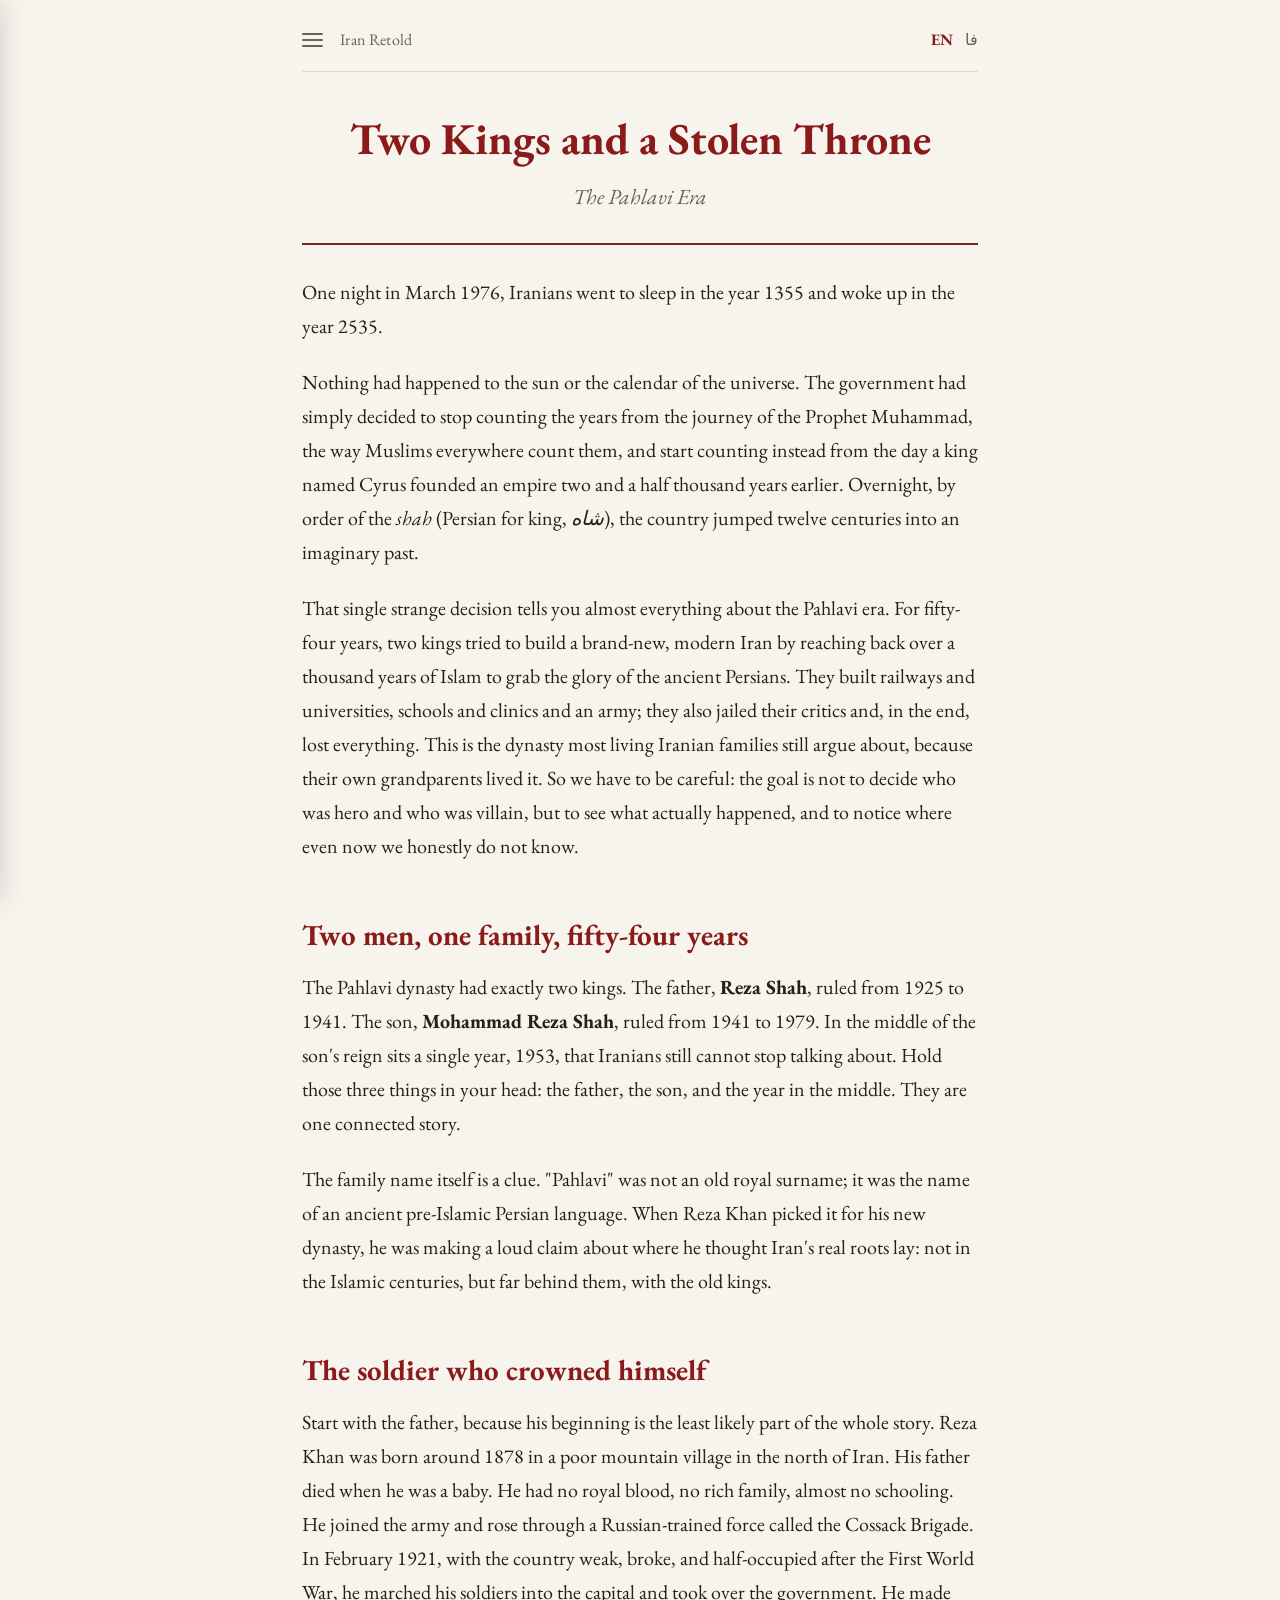
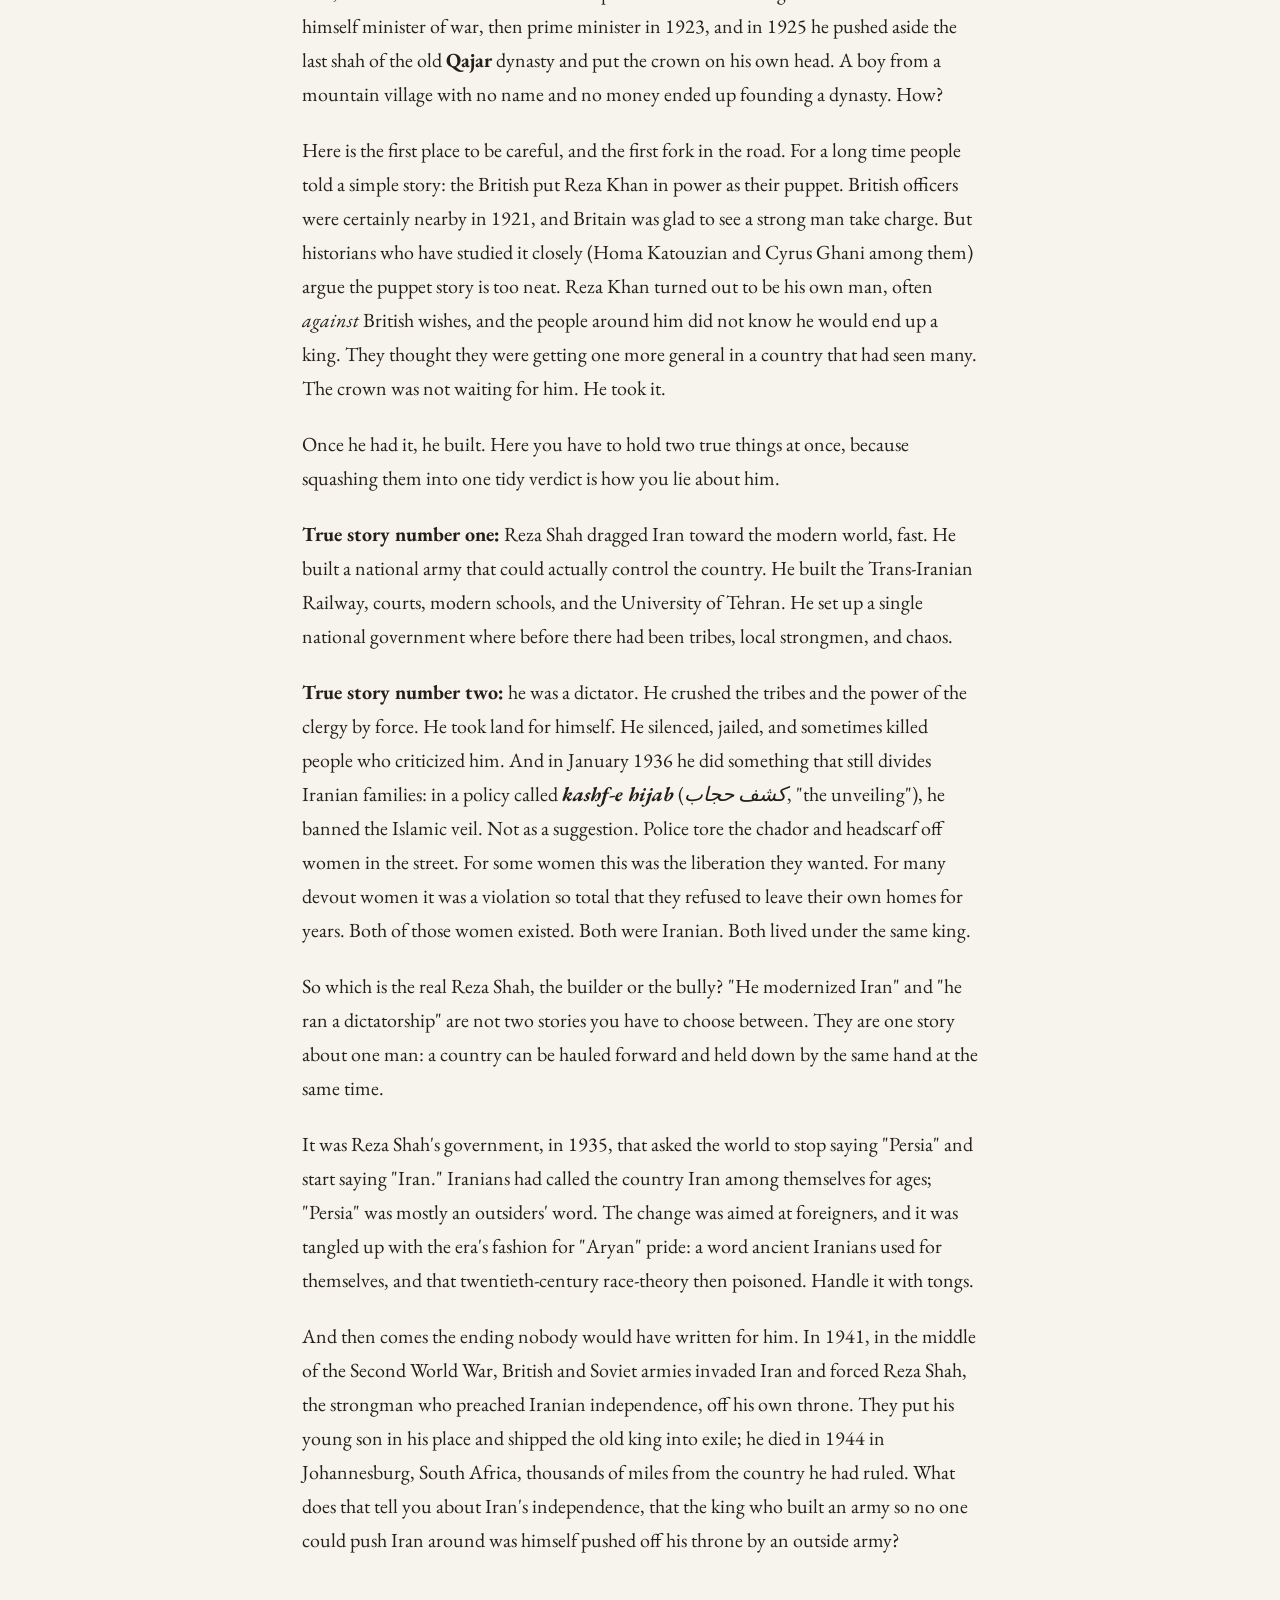
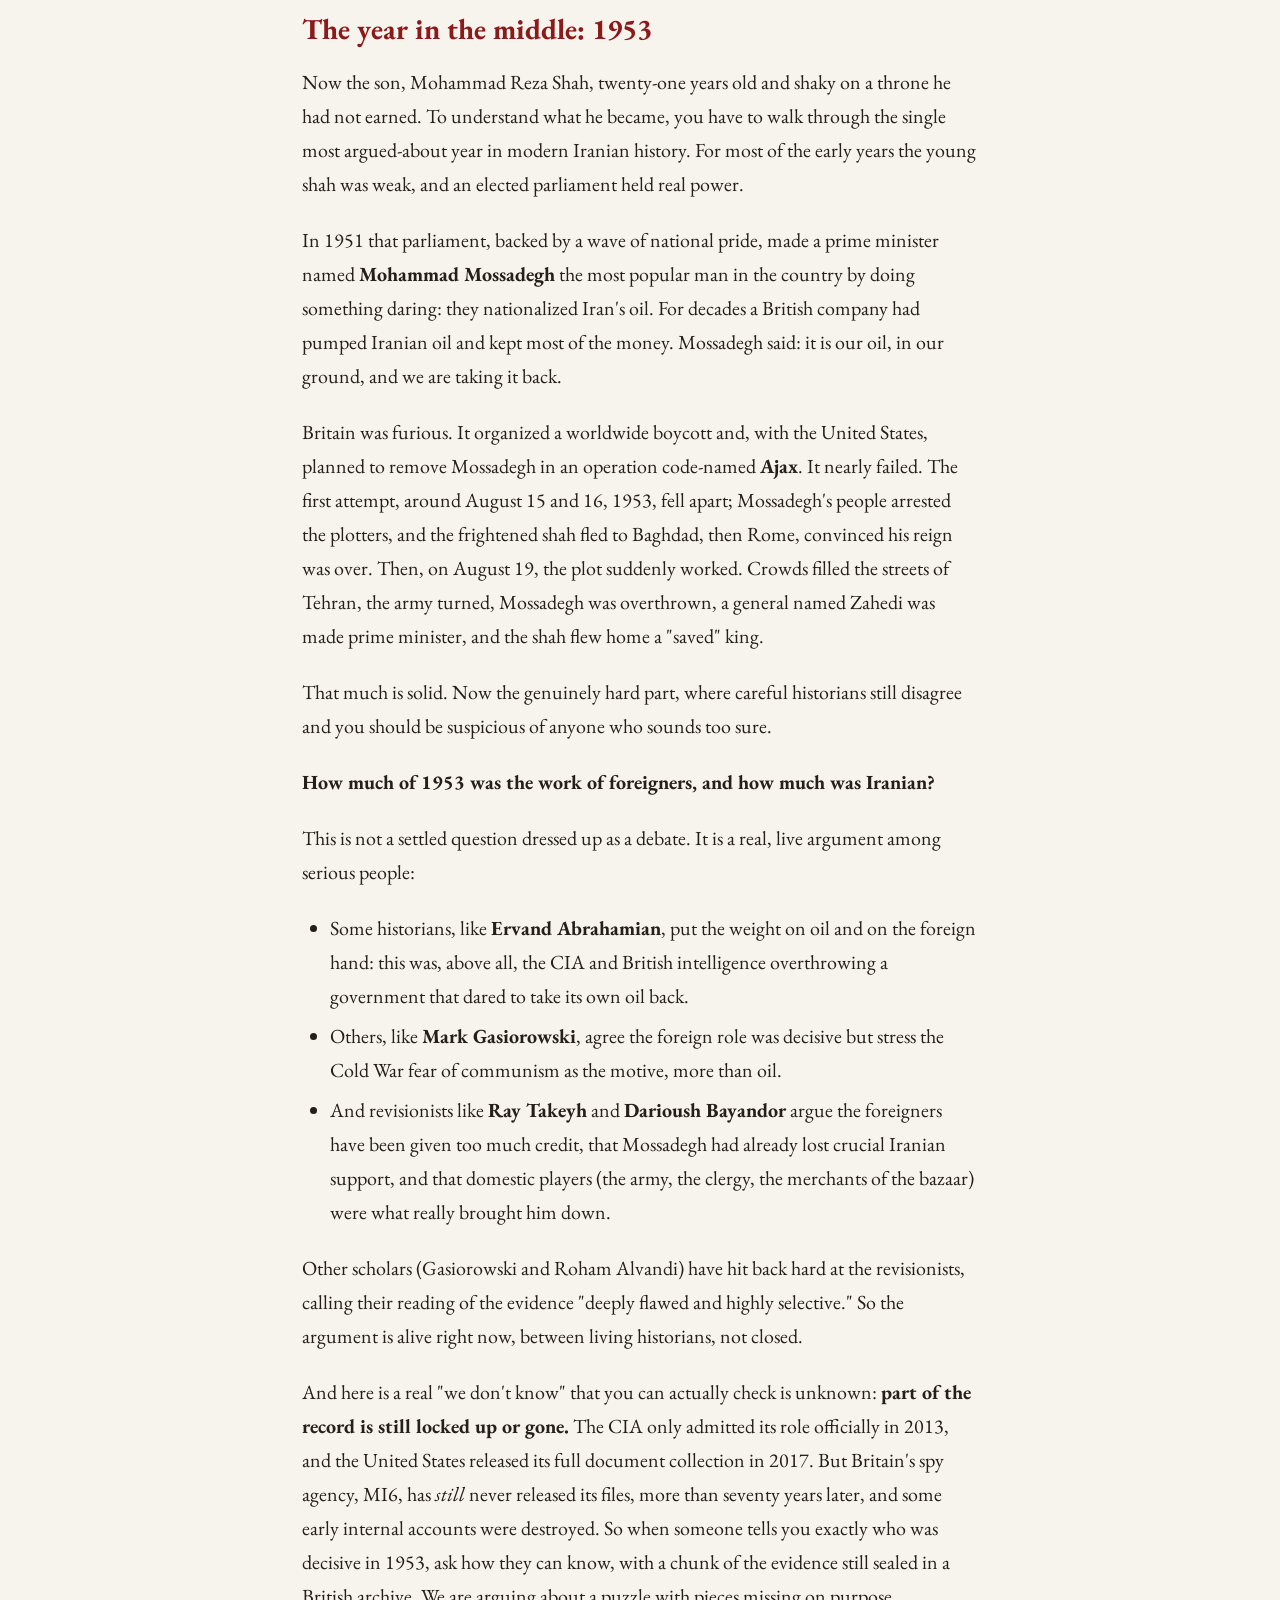
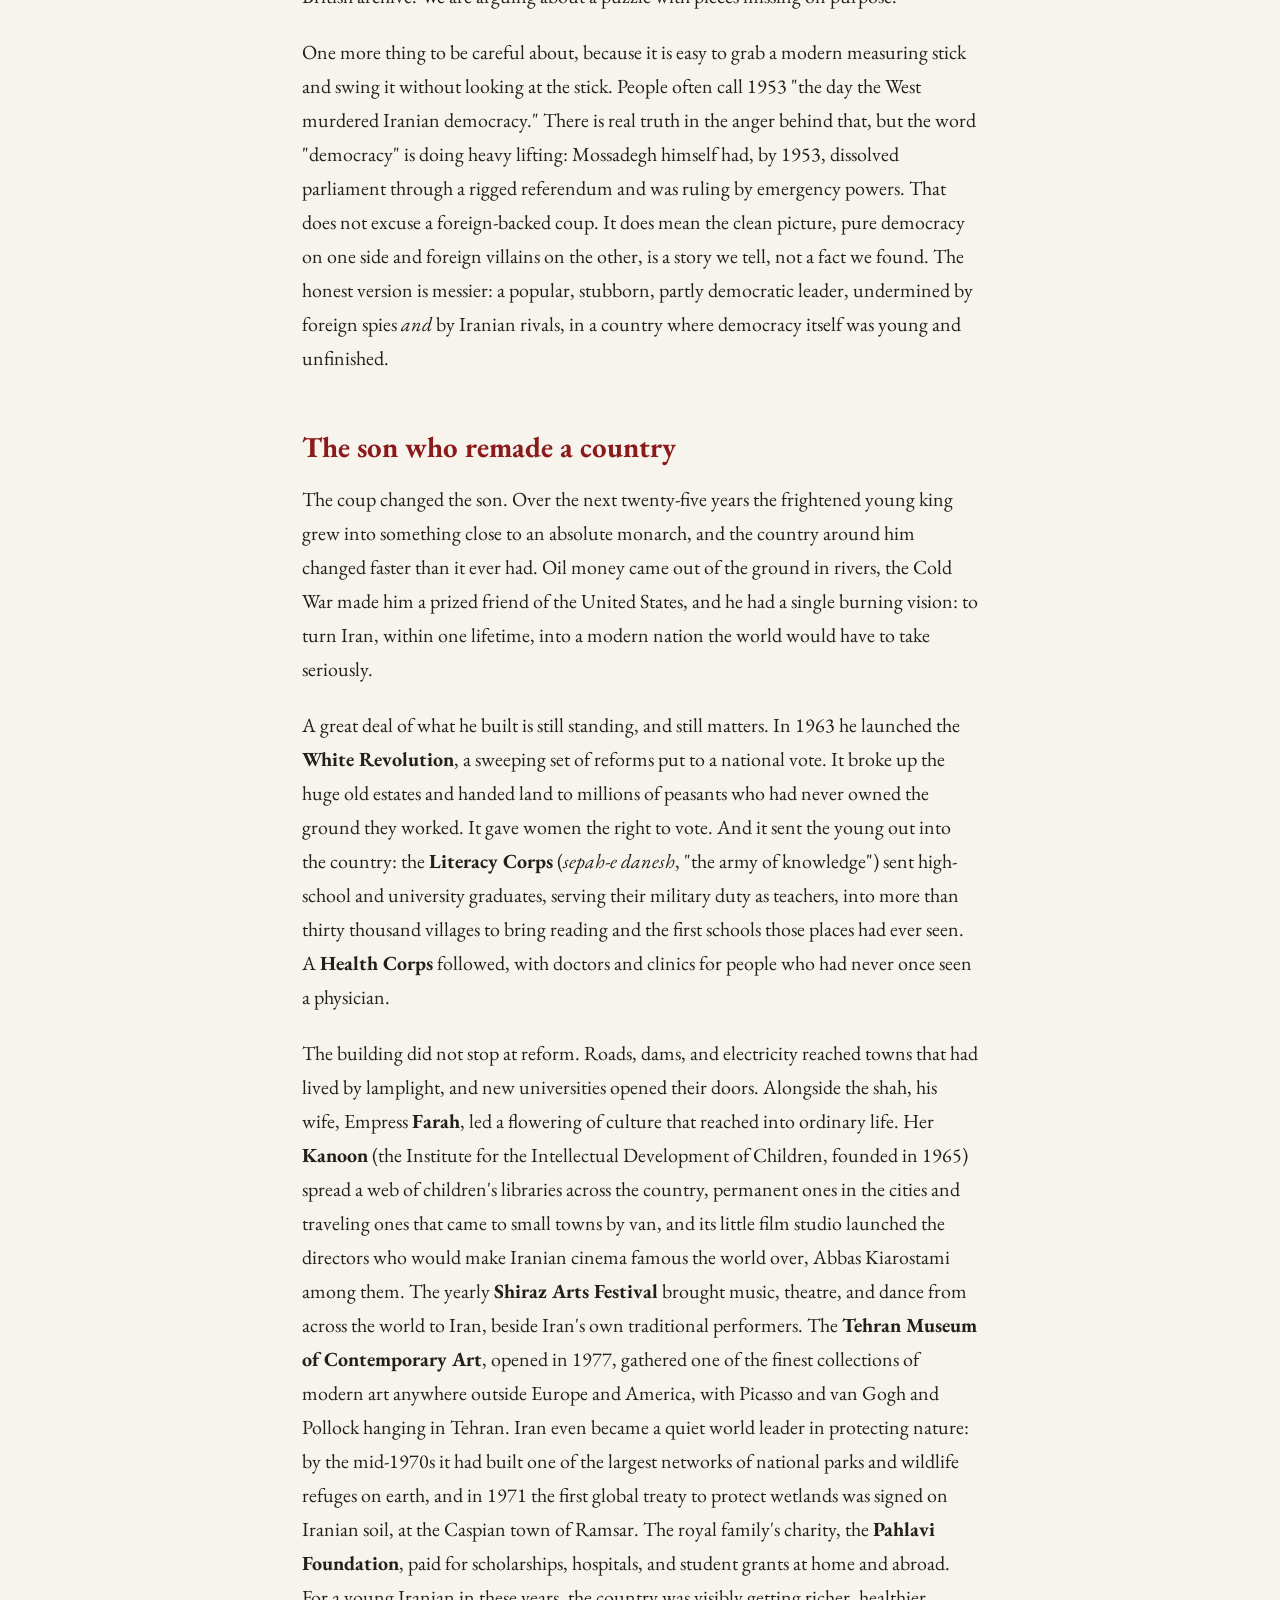
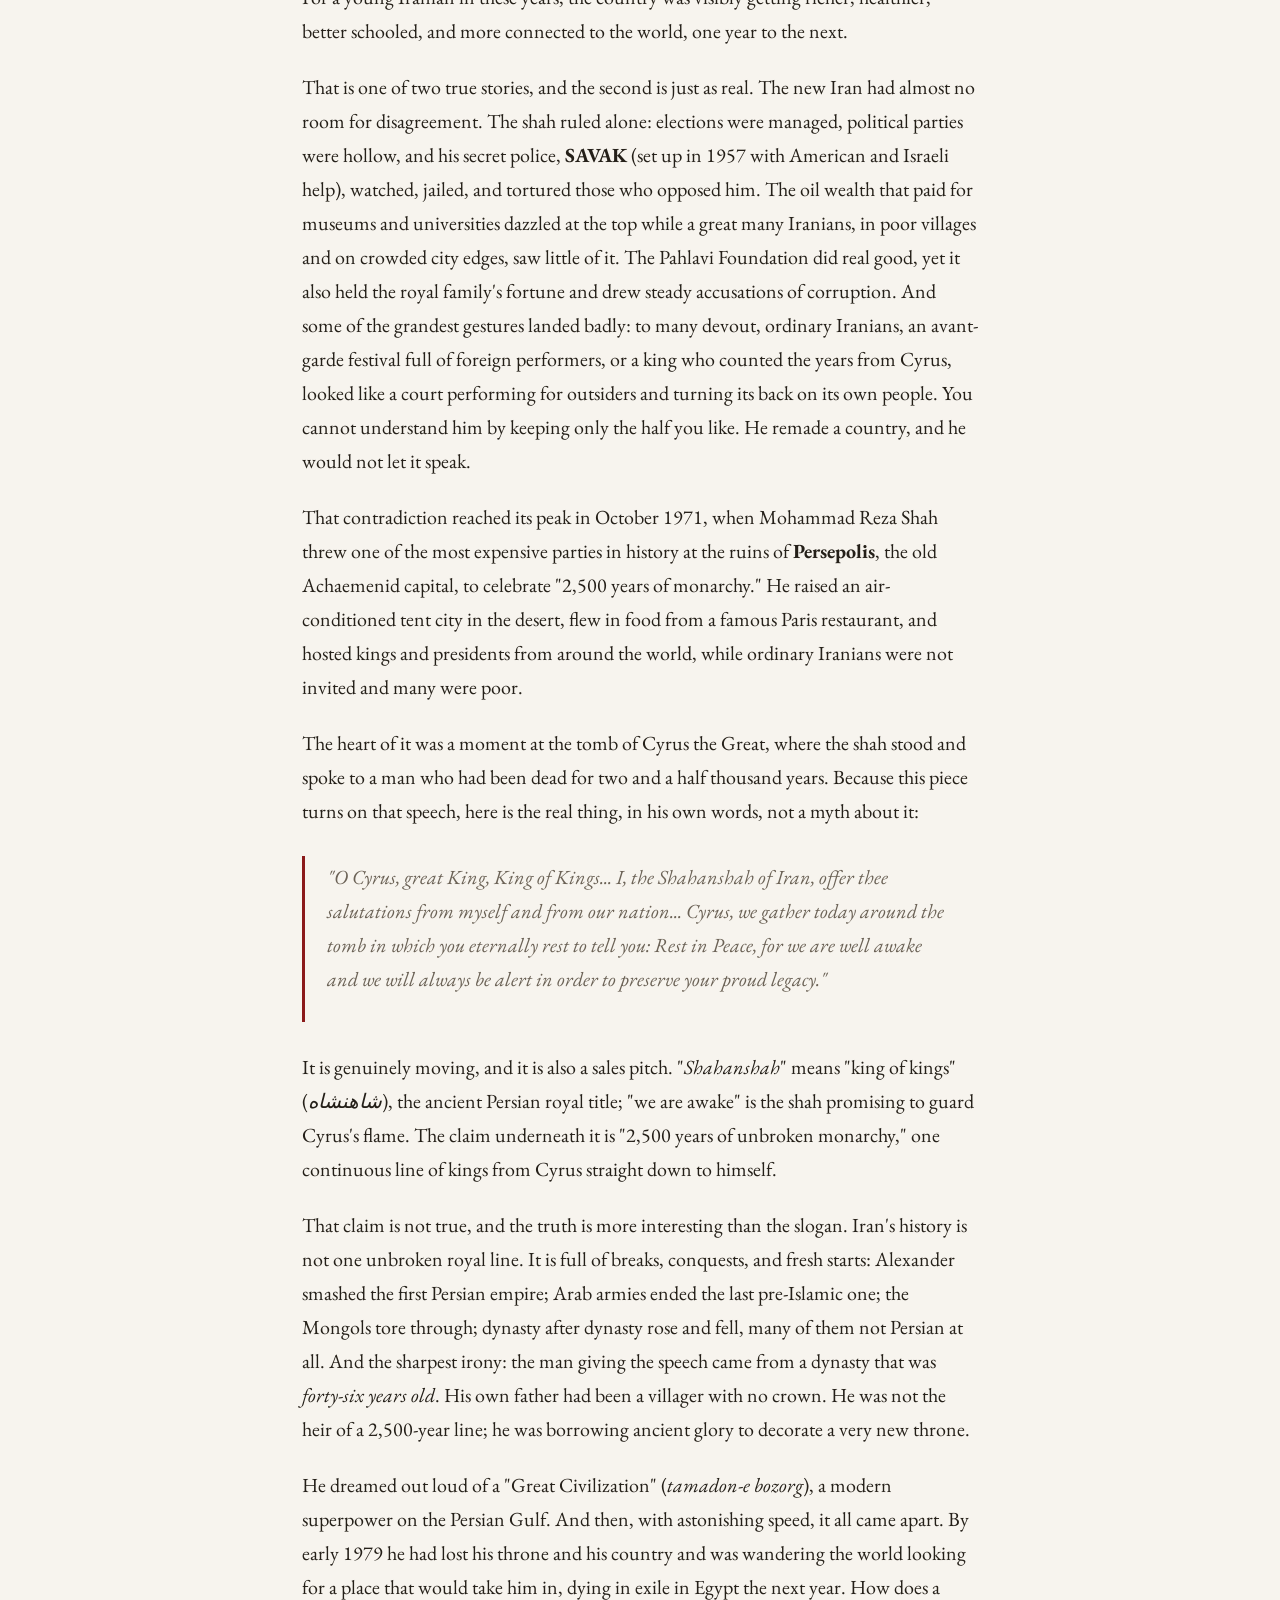
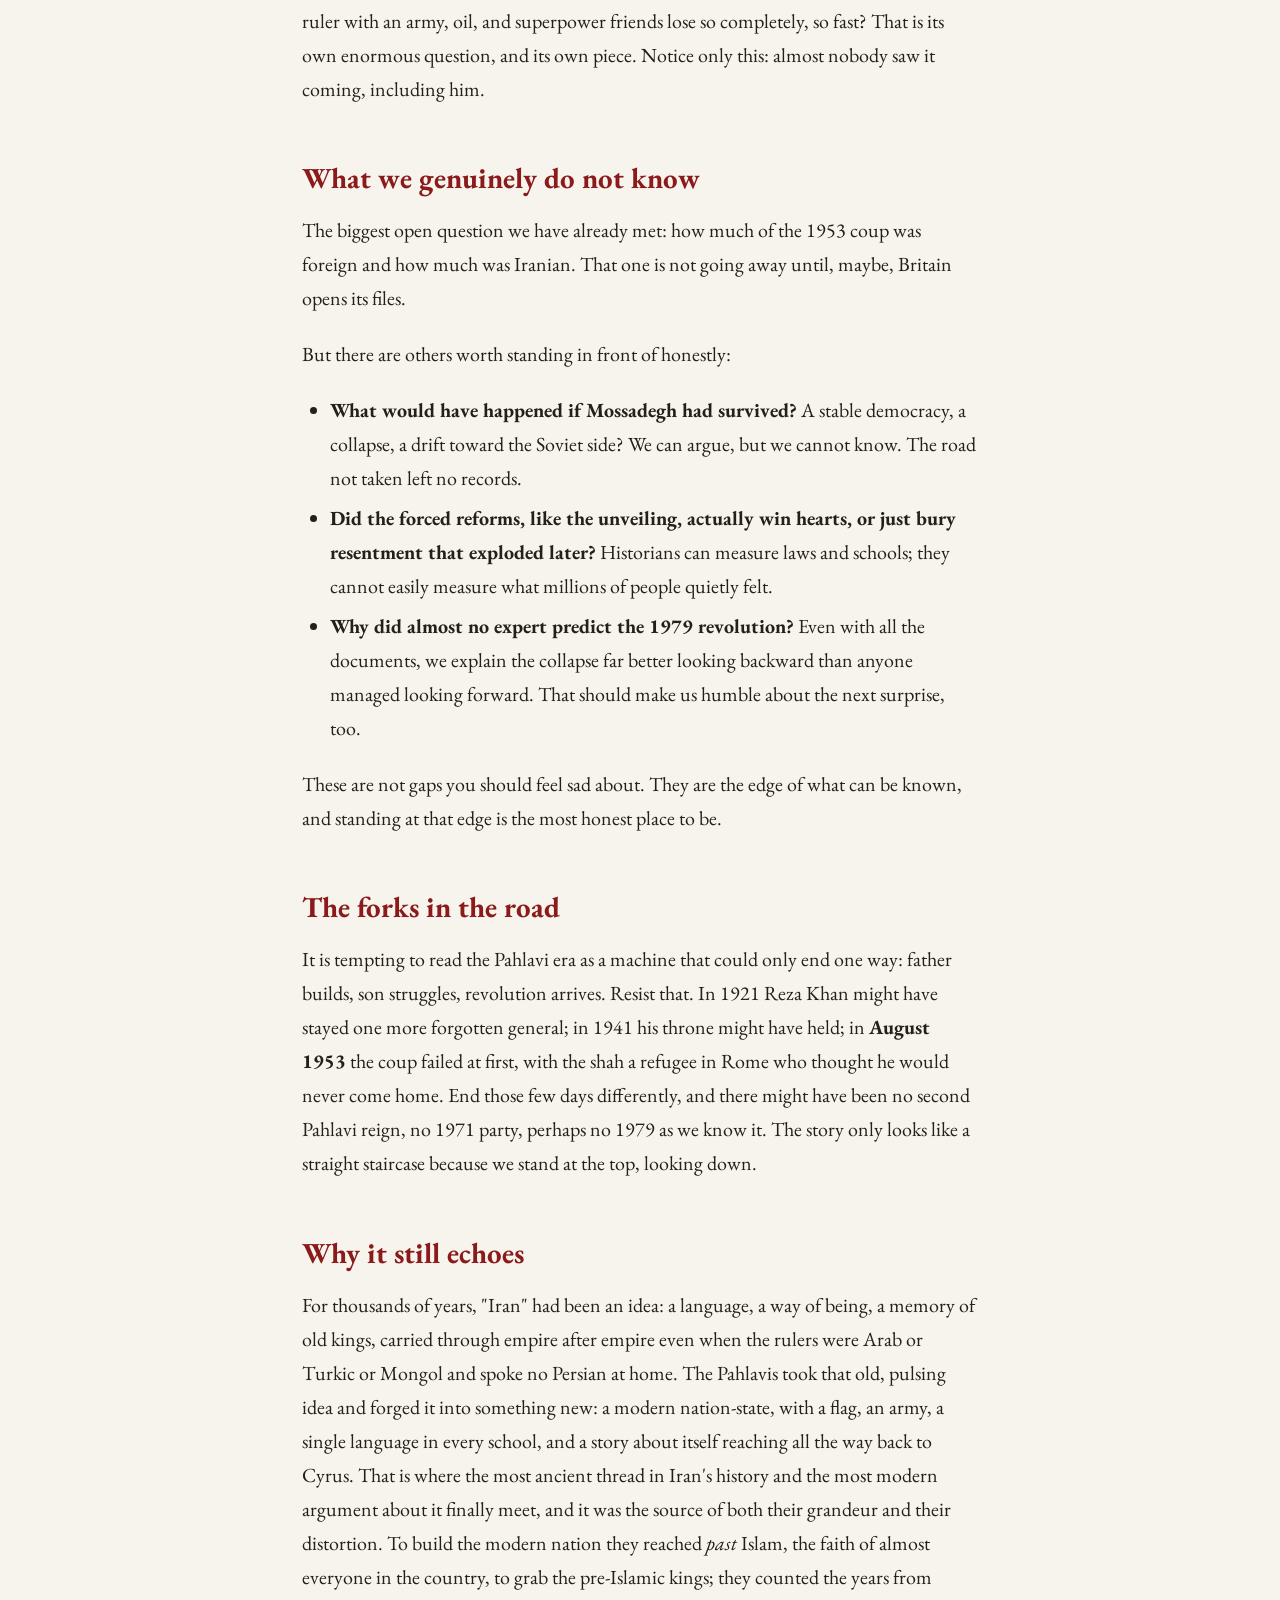
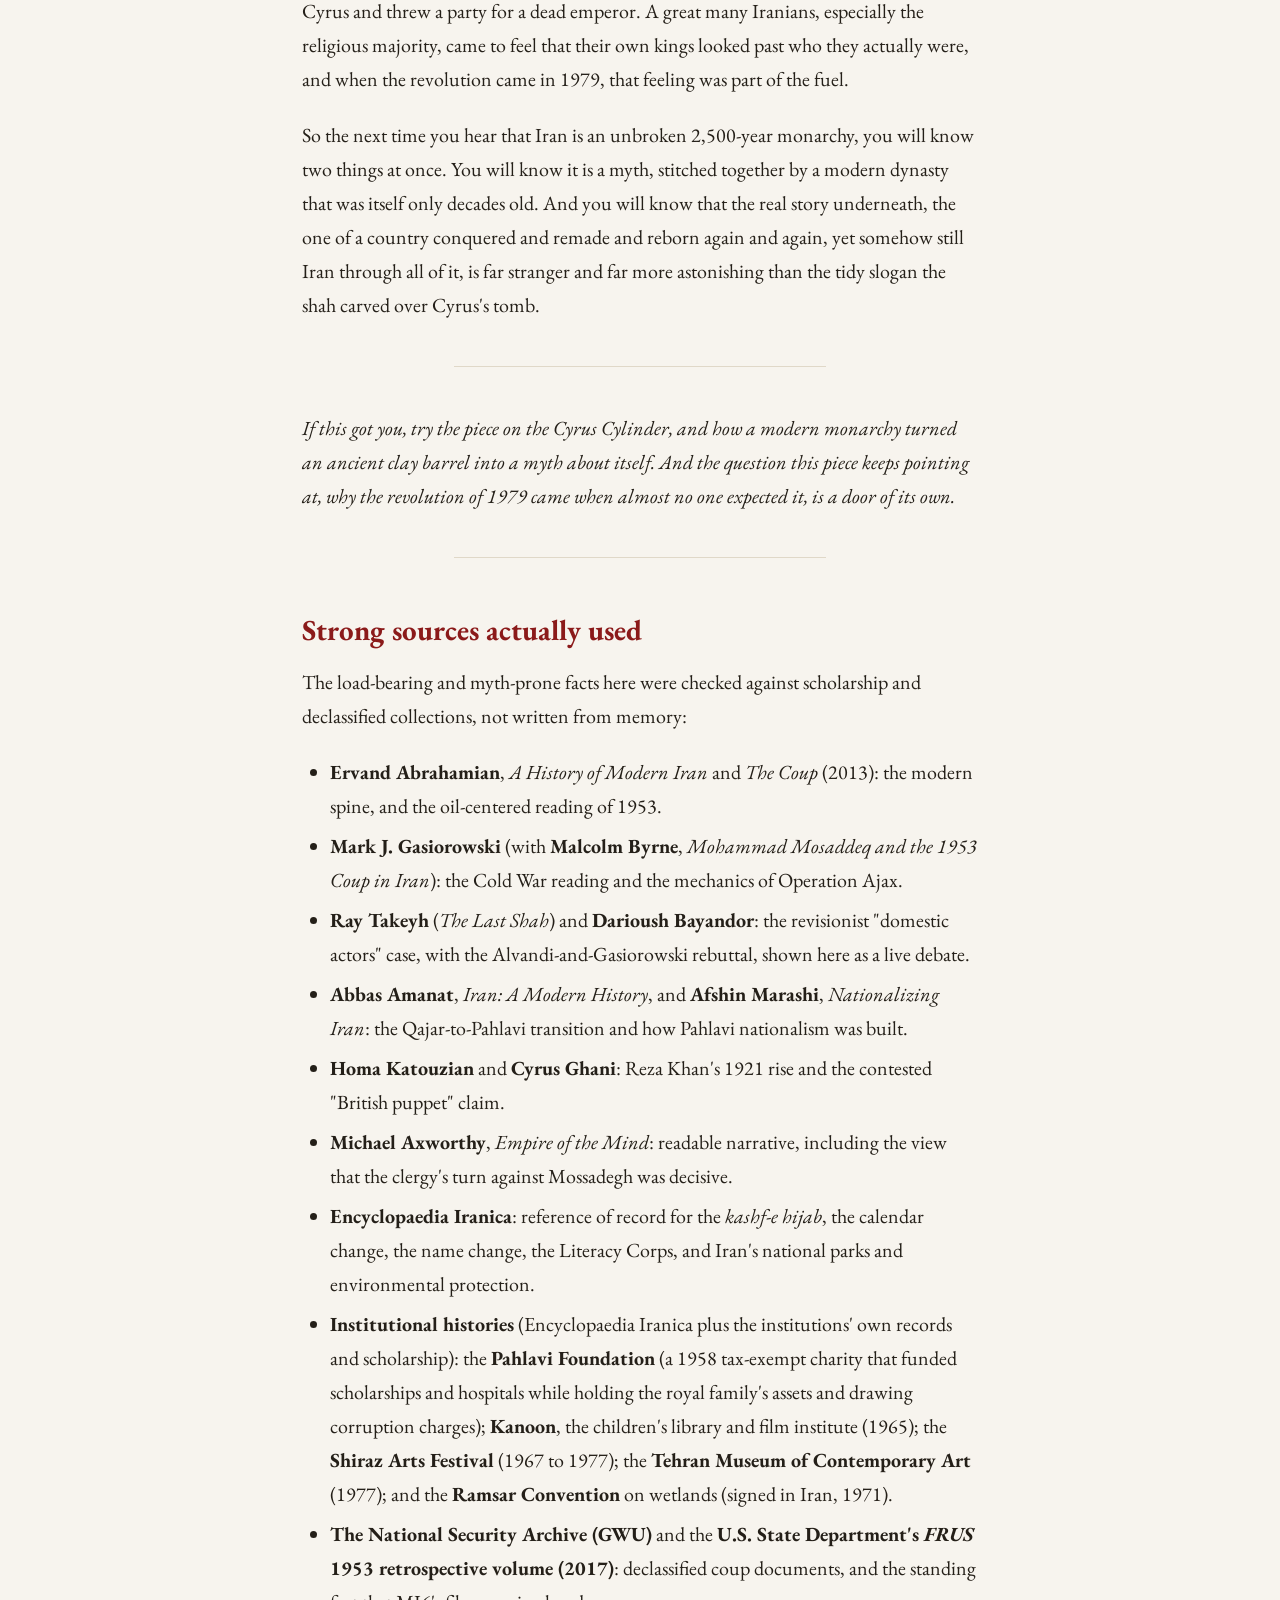
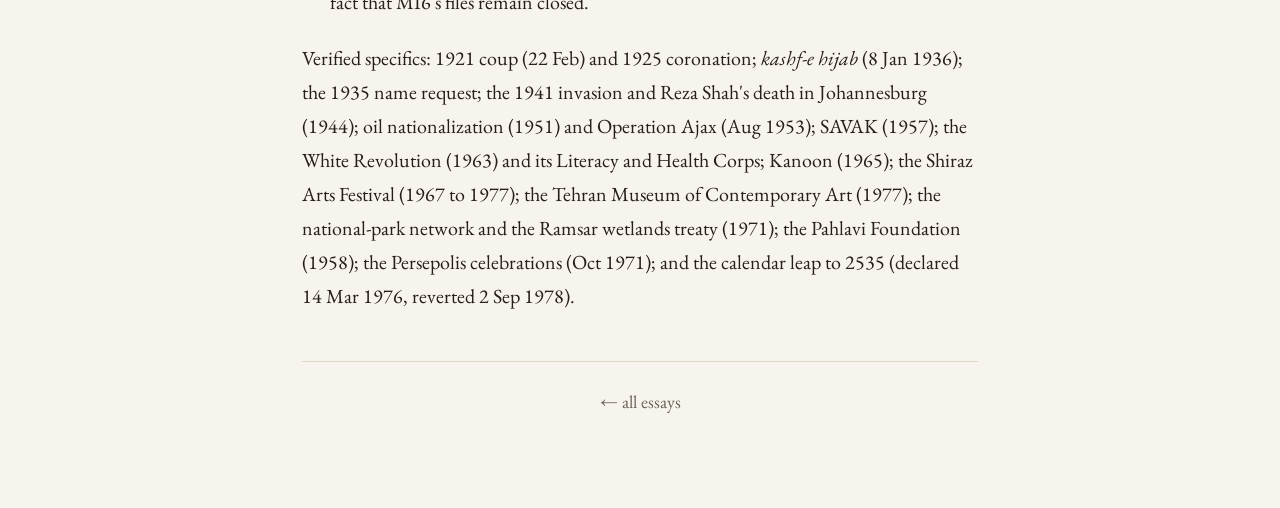
<file: en/essays/pahlavi-era.html>
<!doctype html><html lang="en" dir="ltr"><head><meta charset="utf-8"><meta name="viewport" content="width=device-width, initial-scale=1"><title>Two Kings and a Stolen Throne · Iran Retold</title><link rel="preconnect" href="https://fonts.googleapis.com"><link rel="preconnect" href="https://fonts.gstatic.com" crossorigin><link href="https://fonts.googleapis.com/css2?family=EB+Garamond:ital@0;1&family=Vazirmatn:wght@300;400;500;700;800&display=swap" rel="stylesheet"><link rel="icon" href="/assets/favicon.ico" sizes="any"><link rel="icon" type="image/png" sizes="32x32" href="/assets/favicon-32.png"><link rel="apple-touch-icon" href="/assets/favicon-180.png"><link rel="stylesheet" href="/assets/main.css"></head><body><input type="checkbox" id="toc-toggle" class="toc-toggle" hidden><label class="toc-overlay" for="toc-toggle" aria-hidden="true"></label><aside class="toc-panel" aria-label="Table of contents"><div class="toc-head"><a class="toc-home" href="/en/">Essays</a><label class="toc-close" for="toc-toggle" title="Close" aria-label="Close">&times;</label></div><nav><ul><li><a href="/en/essays/the-mirror-in-the-sky.html">The Mirror in the Sky</a></li><li><a href="/en/essays/religions-of-iran.html">The Land That Kept Changing Its Gods</a></li><li><a href="/en/essays/zoroaster.html">Zoroaster: The Prophet Who Slips Through Our Fingers</a></li><li><a href="/en/essays/achaemenids.html">The Achaemenids: An Empire of Many Peoples</a></li><li><a href="/en/essays/how-iran-became-muslim.html">How Iran Became a Muslim Country</a></li><li class="current"><a href="/en/essays/pahlavi-era.html">Two Kings and a Stolen Throne: The Pahlavi Era</a></li></ul></nav></aside><div class="wrap"><nav class="topbar"><div class="bar-left"><label class="toc-btn" for="toc-toggle" title="Table of contents" aria-label="Table of contents"><span></span><span></span><span></span></label><a class="brand" href="/en/">Iran Retold</a></div><span class="langs"><span class="cur">EN</span><a href='/fa/essays/pahlavi-era.html'>فا</a></span></nav><article class="essay"><header class="title-block"><h1>Two Kings and a Stolen Throne</h1><p class="subtitle">The Pahlavi Era</p></header><p>One night in March 1976, Iranians went to sleep in the year 1355 and woke up in the year 2535.</p>
<p>Nothing had happened to the sun or the calendar of the universe. The government had simply decided to stop counting the years from the journey of the Prophet Muhammad, the way Muslims everywhere count them, and start counting instead from the day a king named Cyrus founded an empire two and a half thousand years earlier. Overnight, by order of the <em>shah</em> (Persian for king, <em>شاه</em>), the country jumped twelve centuries into an imaginary past.</p>
<p>That single strange decision tells you almost everything about the Pahlavi era. For fifty-four years, two kings tried to build a brand-new, modern Iran by reaching back over a thousand years of Islam to grab the glory of the ancient Persians. They built railways and universities, schools and clinics and an army; they also jailed their critics and, in the end, lost everything. This is the dynasty most living Iranian families still argue about, because their own grandparents lived it. So we have to be careful: the goal is not to decide who was hero and who was villain, but to see what actually happened, and to notice where even now we honestly do not know.</p>
<h2>Two men, one family, fifty-four years</h2>
<p>The Pahlavi dynasty had exactly two kings. The father, <strong>Reza Shah</strong>, ruled from 1925 to 1941. The son, <strong>Mohammad Reza Shah</strong>, ruled from 1941 to 1979. In the middle of the son's reign sits a single year, 1953, that Iranians still cannot stop talking about. Hold those three things in your head: the father, the son, and the year in the middle. They are one connected story.</p>
<p>The family name itself is a clue. "Pahlavi" was not an old royal surname; it was the name of an ancient pre-Islamic Persian language. When Reza Khan picked it for his new dynasty, he was making a loud claim about where he thought Iran's real roots lay: not in the Islamic centuries, but far behind them, with the old kings.</p>
<h2>The soldier who crowned himself</h2>
<p>Start with the father, because his beginning is the least likely part of the whole story. Reza Khan was born around 1878 in a poor mountain village in the north of Iran. His father died when he was a baby. He had no royal blood, no rich family, almost no schooling. He joined the army and rose through a Russian-trained force called the Cossack Brigade. In February 1921, with the country weak, broke, and half-occupied after the First World War, he marched his soldiers into the capital and took over the government. He made himself minister of war, then prime minister in 1923, and in 1925 he pushed aside the last shah of the old <strong>Qajar</strong> dynasty and put the crown on his own head. A boy from a mountain village with no name and no money ended up founding a dynasty. How?</p>
<p>Here is the first place to be careful, and the first fork in the road. For a long time people told a simple story: the British put Reza Khan in power as their puppet. British officers were certainly nearby in 1921, and Britain was glad to see a strong man take charge. But historians who have studied it closely (Homa Katouzian and Cyrus Ghani among them) argue the puppet story is too neat. Reza Khan turned out to be his own man, often <em>against</em> British wishes, and the people around him did not know he would end up a king. They thought they were getting one more general in a country that had seen many. The crown was not waiting for him. He took it.</p>
<p>Once he had it, he built. Here you have to hold two true things at once, because squashing them into one tidy verdict is how you lie about him.</p>
<p><strong>True story number one:</strong> Reza Shah dragged Iran toward the modern world, fast. He built a national army that could actually control the country. He built the Trans-Iranian Railway, courts, modern schools, and the University of Tehran. He set up a single national government where before there had been tribes, local strongmen, and chaos.</p>
<p><strong>True story number two:</strong> he was a dictator. He crushed the tribes and the power of the clergy by force. He took land for himself. He silenced, jailed, and sometimes killed people who criticized him. And in January 1936 he did something that still divides Iranian families: in a policy called <strong><em>kashf-e hijab</em></strong> (<em>کشف حجاب</em>, "the unveiling"), he banned the Islamic veil. Not as a suggestion. Police tore the chador and headscarf off women in the street. For some women this was the liberation they wanted. For many devout women it was a violation so total that they refused to leave their own homes for years. Both of those women existed. Both were Iranian. Both lived under the same king.</p>
<p>So which is the real Reza Shah, the builder or the bully? "He modernized Iran" and "he ran a dictatorship" are not two stories you have to choose between. They are one story about one man: a country can be hauled forward and held down by the same hand at the same time.</p>
<p>It was Reza Shah's government, in 1935, that asked the world to stop saying "Persia" and start saying "Iran." Iranians had called the country Iran among themselves for ages; "Persia" was mostly an outsiders' word. The change was aimed at foreigners, and it was tangled up with the era's fashion for "Aryan" pride: a word ancient Iranians used for themselves, and that twentieth-century race-theory then poisoned. Handle it with tongs.</p>
<p>And then comes the ending nobody would have written for him. In 1941, in the middle of the Second World War, British and Soviet armies invaded Iran and forced Reza Shah, the strongman who preached Iranian independence, off his own throne. They put his young son in his place and shipped the old king into exile; he died in 1944 in Johannesburg, South Africa, thousands of miles from the country he had ruled. What does that tell you about Iran's independence, that the king who built an army so no one could push Iran around was himself pushed off his throne by an outside army?</p>
<h2>The year in the middle: 1953</h2>
<p>Now the son, Mohammad Reza Shah, twenty-one years old and shaky on a throne he had not earned. To understand what he became, you have to walk through the single most argued-about year in modern Iranian history. For most of the early years the young shah was weak, and an elected parliament held real power.</p>
<p>In 1951 that parliament, backed by a wave of national pride, made a prime minister named <strong>Mohammad Mossadegh</strong> the most popular man in the country by doing something daring: they nationalized Iran's oil. For decades a British company had pumped Iranian oil and kept most of the money. Mossadegh said: it is our oil, in our ground, and we are taking it back.</p>
<p>Britain was furious. It organized a worldwide boycott and, with the United States, planned to remove Mossadegh in an operation code-named <strong>Ajax</strong>. It nearly failed. The first attempt, around August 15 and 16, 1953, fell apart; Mossadegh's people arrested the plotters, and the frightened shah fled to Baghdad, then Rome, convinced his reign was over. Then, on August 19, the plot suddenly worked. Crowds filled the streets of Tehran, the army turned, Mossadegh was overthrown, a general named Zahedi was made prime minister, and the shah flew home a "saved" king.</p>
<p>That much is solid. Now the genuinely hard part, where careful historians still disagree and you should be suspicious of anyone who sounds too sure.</p>
<p><strong>How much of 1953 was the work of foreigners, and how much was Iranian?</strong></p>
<p>This is not a settled question dressed up as a debate. It is a real, live argument among serious people:</p>
<ul>
<li>Some historians, like <strong>Ervand Abrahamian</strong>, put the weight on oil and on the foreign hand: this was, above all, the CIA and British intelligence overthrowing a government that dared to take its own oil back.</li>
<li>Others, like <strong>Mark Gasiorowski</strong>, agree the foreign role was decisive but stress the Cold War fear of communism as the motive, more than oil.</li>
<li>And revisionists like <strong>Ray Takeyh</strong> and <strong>Darioush Bayandor</strong> argue the foreigners have been given too much credit, that Mossadegh had already lost crucial Iranian support, and that domestic players (the army, the clergy, the merchants of the bazaar) were what really brought him down.</li>
</ul>
<p>Other scholars (Gasiorowski and Roham Alvandi) have hit back hard at the revisionists, calling their reading of the evidence "deeply flawed and highly selective." So the argument is alive right now, between living historians, not closed.</p>
<p>And here is a real "we don't know" that you can actually check is unknown: <strong>part of the record is still locked up or gone.</strong> The CIA only admitted its role officially in 2013, and the United States released its full document collection in 2017. But Britain's spy agency, MI6, has <em>still</em> never released its files, more than seventy years later, and some early internal accounts were destroyed. So when someone tells you exactly who was decisive in 1953, ask how they can know, with a chunk of the evidence still sealed in a British archive. We are arguing about a puzzle with pieces missing on purpose.</p>
<p>One more thing to be careful about, because it is easy to grab a modern measuring stick and swing it without looking at the stick. People often call 1953 "the day the West murdered Iranian democracy." There is real truth in the anger behind that, but the word "democracy" is doing heavy lifting: Mossadegh himself had, by 1953, dissolved parliament through a rigged referendum and was ruling by emergency powers. That does not excuse a foreign-backed coup. It does mean the clean picture, pure democracy on one side and foreign villains on the other, is a story we tell, not a fact we found. The honest version is messier: a popular, stubborn, partly democratic leader, undermined by foreign spies <em>and</em> by Iranian rivals, in a country where democracy itself was young and unfinished.</p>
<h2>The son who remade a country</h2>
<p>The coup changed the son. Over the next twenty-five years the frightened young king grew into something close to an absolute monarch, and the country around him changed faster than it ever had. Oil money came out of the ground in rivers, the Cold War made him a prized friend of the United States, and he had a single burning vision: to turn Iran, within one lifetime, into a modern nation the world would have to take seriously.</p>
<p>A great deal of what he built is still standing, and still matters. In 1963 he launched the <strong>White Revolution</strong>, a sweeping set of reforms put to a national vote. It broke up the huge old estates and handed land to millions of peasants who had never owned the ground they worked. It gave women the right to vote. And it sent the young out into the country: the <strong>Literacy Corps</strong> (<em>sepah-e danesh</em>, "the army of knowledge") sent high-school and university graduates, serving their military duty as teachers, into more than thirty thousand villages to bring reading and the first schools those places had ever seen. A <strong>Health Corps</strong> followed, with doctors and clinics for people who had never once seen a physician.</p>
<p>The building did not stop at reform. Roads, dams, and electricity reached towns that had lived by lamplight, and new universities opened their doors. Alongside the shah, his wife, Empress <strong>Farah</strong>, led a flowering of culture that reached into ordinary life. Her <strong>Kanoon</strong> (the Institute for the Intellectual Development of Children, founded in 1965) spread a web of children's libraries across the country, permanent ones in the cities and traveling ones that came to small towns by van, and its little film studio launched the directors who would make Iranian cinema famous the world over, Abbas Kiarostami among them. The yearly <strong>Shiraz Arts Festival</strong> brought music, theatre, and dance from across the world to Iran, beside Iran's own traditional performers. The <strong>Tehran Museum of Contemporary Art</strong>, opened in 1977, gathered one of the finest collections of modern art anywhere outside Europe and America, with Picasso and van Gogh and Pollock hanging in Tehran. Iran even became a quiet world leader in protecting nature: by the mid-1970s it had built one of the largest networks of national parks and wildlife refuges on earth, and in 1971 the first global treaty to protect wetlands was signed on Iranian soil, at the Caspian town of Ramsar. The royal family's charity, the <strong>Pahlavi Foundation</strong>, paid for scholarships, hospitals, and student grants at home and abroad. For a young Iranian in these years, the country was visibly getting richer, healthier, better schooled, and more connected to the world, one year to the next.</p>
<p>That is one of two true stories, and the second is just as real. The new Iran had almost no room for disagreement. The shah ruled alone: elections were managed, political parties were hollow, and his secret police, <strong>SAVAK</strong> (set up in 1957 with American and Israeli help), watched, jailed, and tortured those who opposed him. The oil wealth that paid for museums and universities dazzled at the top while a great many Iranians, in poor villages and on crowded city edges, saw little of it. The Pahlavi Foundation did real good, yet it also held the royal family's fortune and drew steady accusations of corruption. And some of the grandest gestures landed badly: to many devout, ordinary Iranians, an avant-garde festival full of foreign performers, or a king who counted the years from Cyrus, looked like a court performing for outsiders and turning its back on its own people. You cannot understand him by keeping only the half you like. He remade a country, and he would not let it speak.</p>
<p>That contradiction reached its peak in October 1971, when Mohammad Reza Shah threw one of the most expensive parties in history at the ruins of <strong>Persepolis</strong>, the old Achaemenid capital, to celebrate "2,500 years of monarchy." He raised an air-conditioned tent city in the desert, flew in food from a famous Paris restaurant, and hosted kings and presidents from around the world, while ordinary Iranians were not invited and many were poor.</p>
<p>The heart of it was a moment at the tomb of Cyrus the Great, where the shah stood and spoke to a man who had been dead for two and a half thousand years. Because this piece turns on that speech, here is the real thing, in his own words, not a myth about it:</p>
<blockquote>
<p>"O Cyrus, great King, King of Kings... I, the Shahanshah of Iran, offer thee salutations from myself and from our nation... Cyrus, we gather today around the tomb in which you eternally rest to tell you: Rest in Peace, for we are well awake and we will always be alert in order to preserve your proud legacy."</p>
</blockquote>
<p>It is genuinely moving, and it is also a sales pitch. "<em>Shahanshah</em>" means "king of kings" (<em>شاهنشاه</em>), the ancient Persian royal title; "we are awake" is the shah promising to guard Cyrus's flame. The claim underneath it is "2,500 years of unbroken monarchy," one continuous line of kings from Cyrus straight down to himself.</p>
<p>That claim is not true, and the truth is more interesting than the slogan. Iran's history is not one unbroken royal line. It is full of breaks, conquests, and fresh starts: Alexander smashed the first Persian empire; Arab armies ended the last pre-Islamic one; the Mongols tore through; dynasty after dynasty rose and fell, many of them not Persian at all. And the sharpest irony: the man giving the speech came from a dynasty that was <em>forty-six years old</em>. His own father had been a villager with no crown. He was not the heir of a 2,500-year line; he was borrowing ancient glory to decorate a very new throne.</p>
<p>He dreamed out loud of a "Great Civilization" (<em>tamadon-e bozorg</em>), a modern superpower on the Persian Gulf. And then, with astonishing speed, it all came apart. By early 1979 he had lost his throne and his country and was wandering the world looking for a place that would take him in, dying in exile in Egypt the next year. How does a ruler with an army, oil, and superpower friends lose so completely, so fast? That is its own enormous question, and its own piece. Notice only this: almost nobody saw it coming, including him.</p>
<h2>What we genuinely do not know</h2>
<p>The biggest open question we have already met: how much of the 1953 coup was foreign and how much was Iranian. That one is not going away until, maybe, Britain opens its files.</p>
<p>But there are others worth standing in front of honestly:</p>
<ul>
<li><strong>What would have happened if Mossadegh had survived?</strong> A stable democracy, a collapse, a drift toward the Soviet side? We can argue, but we cannot know. The road not taken left no records.</li>
<li><strong>Did the forced reforms, like the unveiling, actually win hearts, or just bury resentment that exploded later?</strong> Historians can measure laws and schools; they cannot easily measure what millions of people quietly felt.</li>
<li><strong>Why did almost no expert predict the 1979 revolution?</strong> Even with all the documents, we explain the collapse far better looking backward than anyone managed looking forward. That should make us humble about the next surprise, too.</li>
</ul>
<p>These are not gaps you should feel sad about. They are the edge of what can be known, and standing at that edge is the most honest place to be.</p>
<h2>The forks in the road</h2>
<p>It is tempting to read the Pahlavi era as a machine that could only end one way: father builds, son struggles, revolution arrives. Resist that. In 1921 Reza Khan might have stayed one more forgotten general; in 1941 his throne might have held; in <strong>August 1953</strong> the coup failed at first, with the shah a refugee in Rome who thought he would never come home. End those few days differently, and there might have been no second Pahlavi reign, no 1971 party, perhaps no 1979 as we know it. The story only looks like a straight staircase because we stand at the top, looking down.</p>
<h2>Why it still echoes</h2>
<p>For thousands of years, "Iran" had been an idea: a language, a way of being, a memory of old kings, carried through empire after empire even when the rulers were Arab or Turkic or Mongol and spoke no Persian at home. The Pahlavis took that old, pulsing idea and forged it into something new: a modern nation-state, with a flag, an army, a single language in every school, and a story about itself reaching all the way back to Cyrus. That is where the most ancient thread in Iran's history and the most modern argument about it finally meet, and it was the source of both their grandeur and their distortion. To build the modern nation they reached <em>past</em> Islam, the faith of almost everyone in the country, to grab the pre-Islamic kings; they counted the years from Cyrus and threw a party for a dead emperor. A great many Iranians, especially the religious majority, came to feel that their own kings looked past who they actually were, and when the revolution came in 1979, that feeling was part of the fuel.</p>
<p>So the next time you hear that Iran is an unbroken 2,500-year monarchy, you will know two things at once. You will know it is a myth, stitched together by a modern dynasty that was itself only decades old. And you will know that the real story underneath, the one of a country conquered and remade and reborn again and again, yet somehow still Iran through all of it, is far stranger and far more astonishing than the tidy slogan the shah carved over Cyrus's tomb.</p>
<hr />
<p><em>If this got you, try the piece on the </em><em>Cyrus Cylinder</em><em>, and how a modern monarchy turned an ancient clay barrel into a myth about itself. And the question this piece keeps pointing at, why the revolution of </em><em>1979</em><em> came when almost no one expected it, is a door of its own.</em></p>
<hr />
<h2>Strong sources actually used</h2>
<p>The load-bearing and myth-prone facts here were checked against scholarship and declassified collections, not written from memory:</p>
<ul>
<li><strong>Ervand Abrahamian</strong>, <em>A History of Modern Iran</em> and <em>The Coup</em> (2013): the modern spine, and the oil-centered reading of 1953.</li>
<li><strong>Mark J. Gasiorowski</strong> (with <strong>Malcolm Byrne</strong>, <em>Mohammad Mosaddeq and the 1953 Coup in Iran</em>): the Cold War reading and the mechanics of Operation Ajax.</li>
<li><strong>Ray Takeyh</strong> (<em>The Last Shah</em>) and <strong>Darioush Bayandor</strong>: the revisionist "domestic actors" case, with the Alvandi-and-Gasiorowski rebuttal, shown here as a live debate.</li>
<li><strong>Abbas Amanat</strong>, <em>Iran: A Modern History</em>, and <strong>Afshin Marashi</strong>, <em>Nationalizing Iran</em>: the Qajar-to-Pahlavi transition and how Pahlavi nationalism was built.</li>
<li><strong>Homa Katouzian</strong> and <strong>Cyrus Ghani</strong>: Reza Khan's 1921 rise and the contested "British puppet" claim.</li>
<li><strong>Michael Axworthy</strong>, <em>Empire of the Mind</em>: readable narrative, including the view that the clergy's turn against Mossadegh was decisive.</li>
<li><strong>Encyclopaedia Iranica</strong>: reference of record for the <em>kashf-e hijab</em>, the calendar change, the name change, the Literacy Corps, and Iran's national parks and environmental protection.</li>
<li><strong>Institutional histories</strong> (Encyclopaedia Iranica plus the institutions' own records and scholarship): the <strong>Pahlavi Foundation</strong> (a 1958 tax-exempt charity that funded scholarships and hospitals while holding the royal family's assets and drawing corruption charges); <strong>Kanoon</strong>, the children's library and film institute (1965); the <strong>Shiraz Arts Festival</strong> (1967 to 1977); the <strong>Tehran Museum of Contemporary Art</strong> (1977); and the <strong>Ramsar Convention</strong> on wetlands (signed in Iran, 1971).</li>
<li><strong>The National Security Archive (GWU)</strong> and the <strong>U.S. State Department's <em>FRUS</em> 1953 retrospective volume (2017)</strong>: declassified coup documents, and the standing fact that MI6's files remain closed.</li>
</ul>
<p>Verified specifics: 1921 coup (22 Feb) and 1925 coronation; <em>kashf-e hijab</em> (8 Jan 1936); the 1935 name request; the 1941 invasion and Reza Shah's death in Johannesburg (1944); oil nationalization (1951) and Operation Ajax (Aug 1953); SAVAK (1957); the White Revolution (1963) and its Literacy and Health Corps; Kanoon (1965); the Shiraz Arts Festival (1967 to 1977); the Tehran Museum of Contemporary Art (1977); the national-park network and the Ramsar wetlands treaty (1971); the Pahlavi Foundation (1958); the Persepolis celebrations (Oct 1971); and the calendar leap to 2535 (declared 14 Mar 1976, reverted 2 Sep 1978).</p></article><footer class="post-footer"><a href="/en/">← all essays</a></footer></div></body></html>
</file>
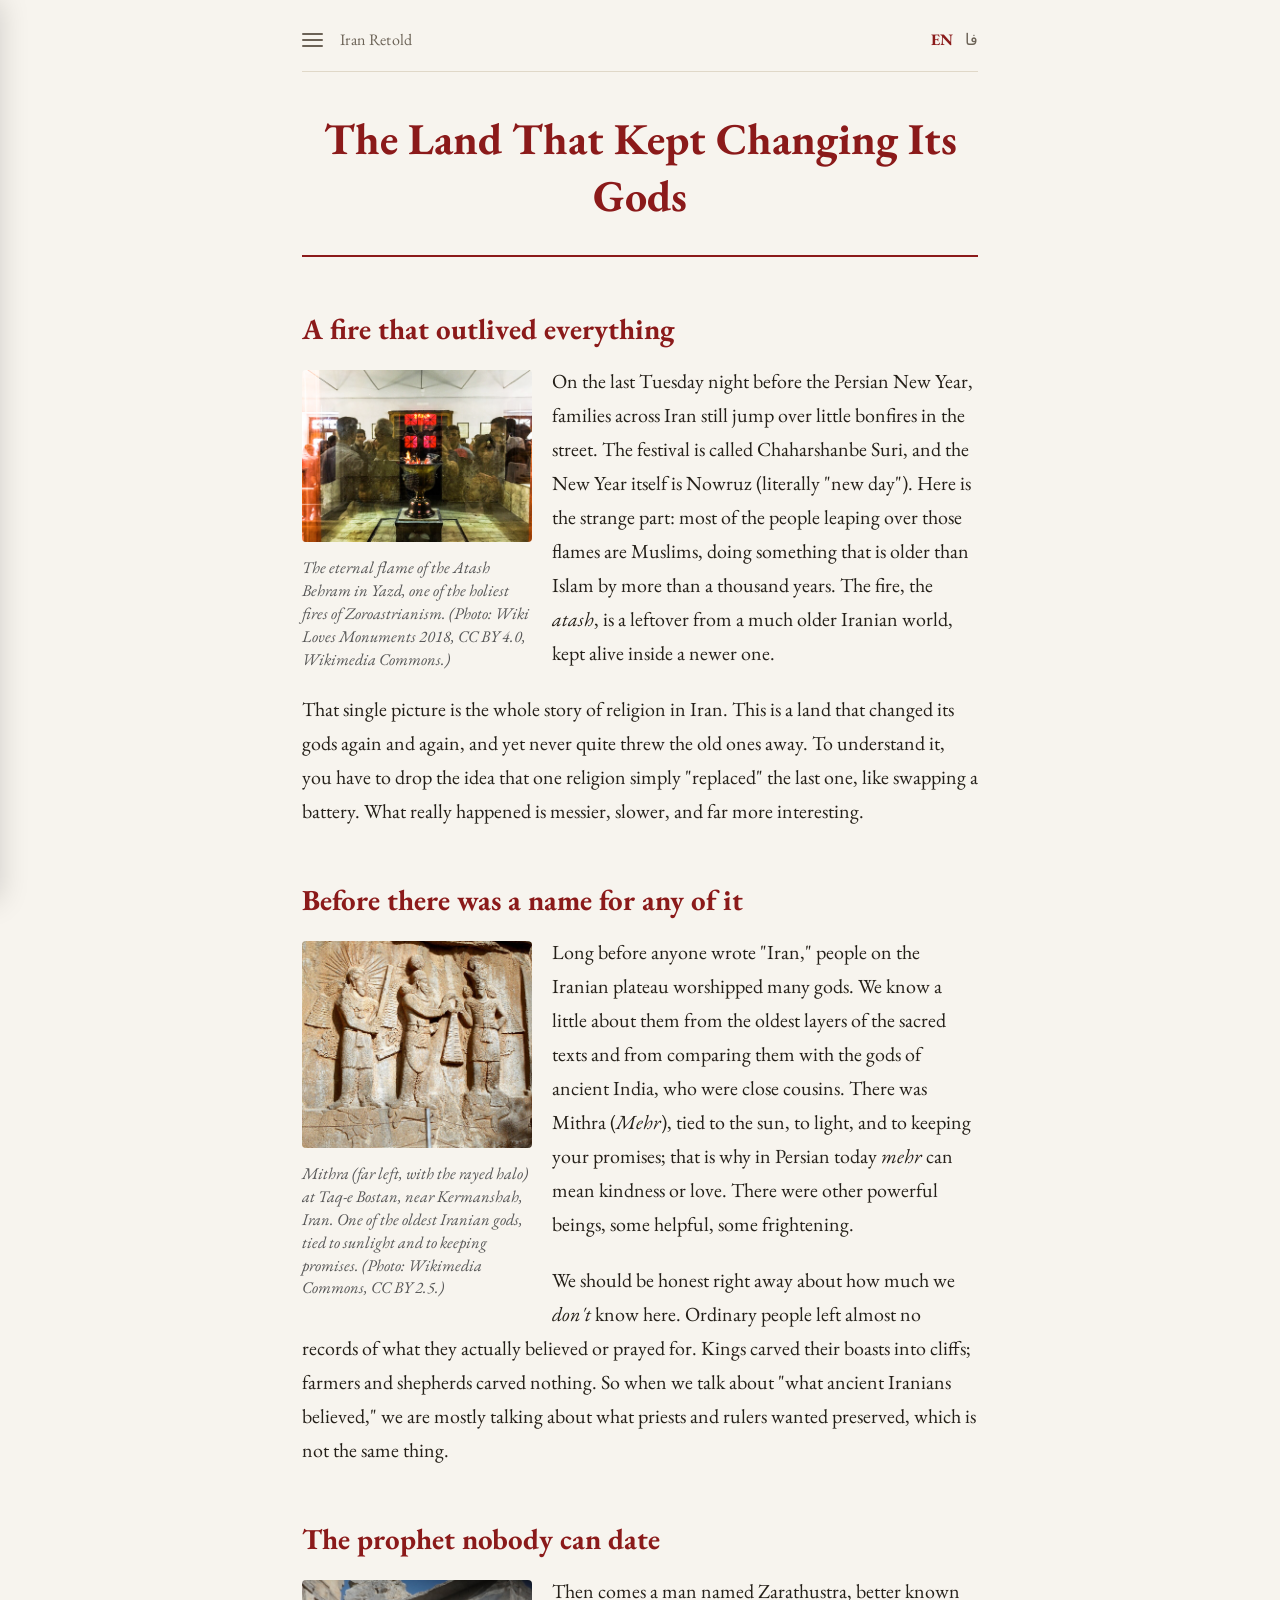
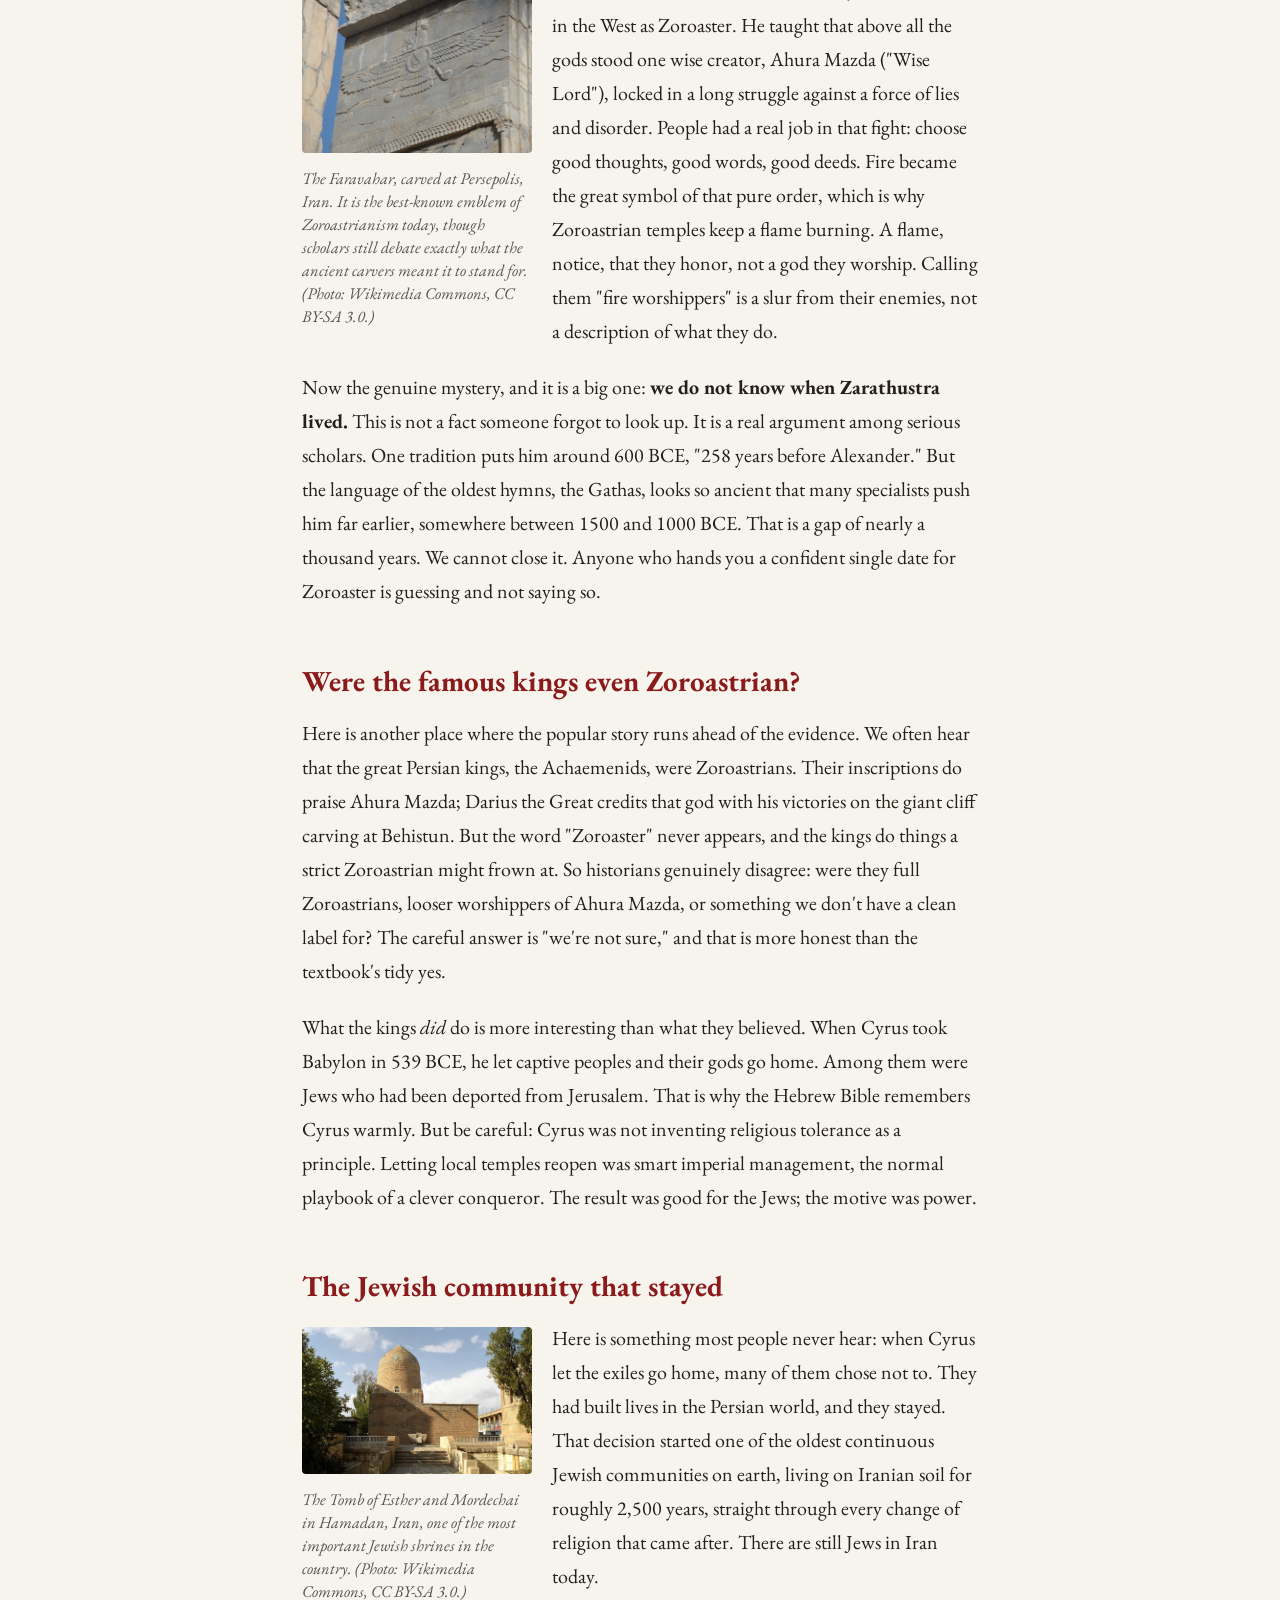
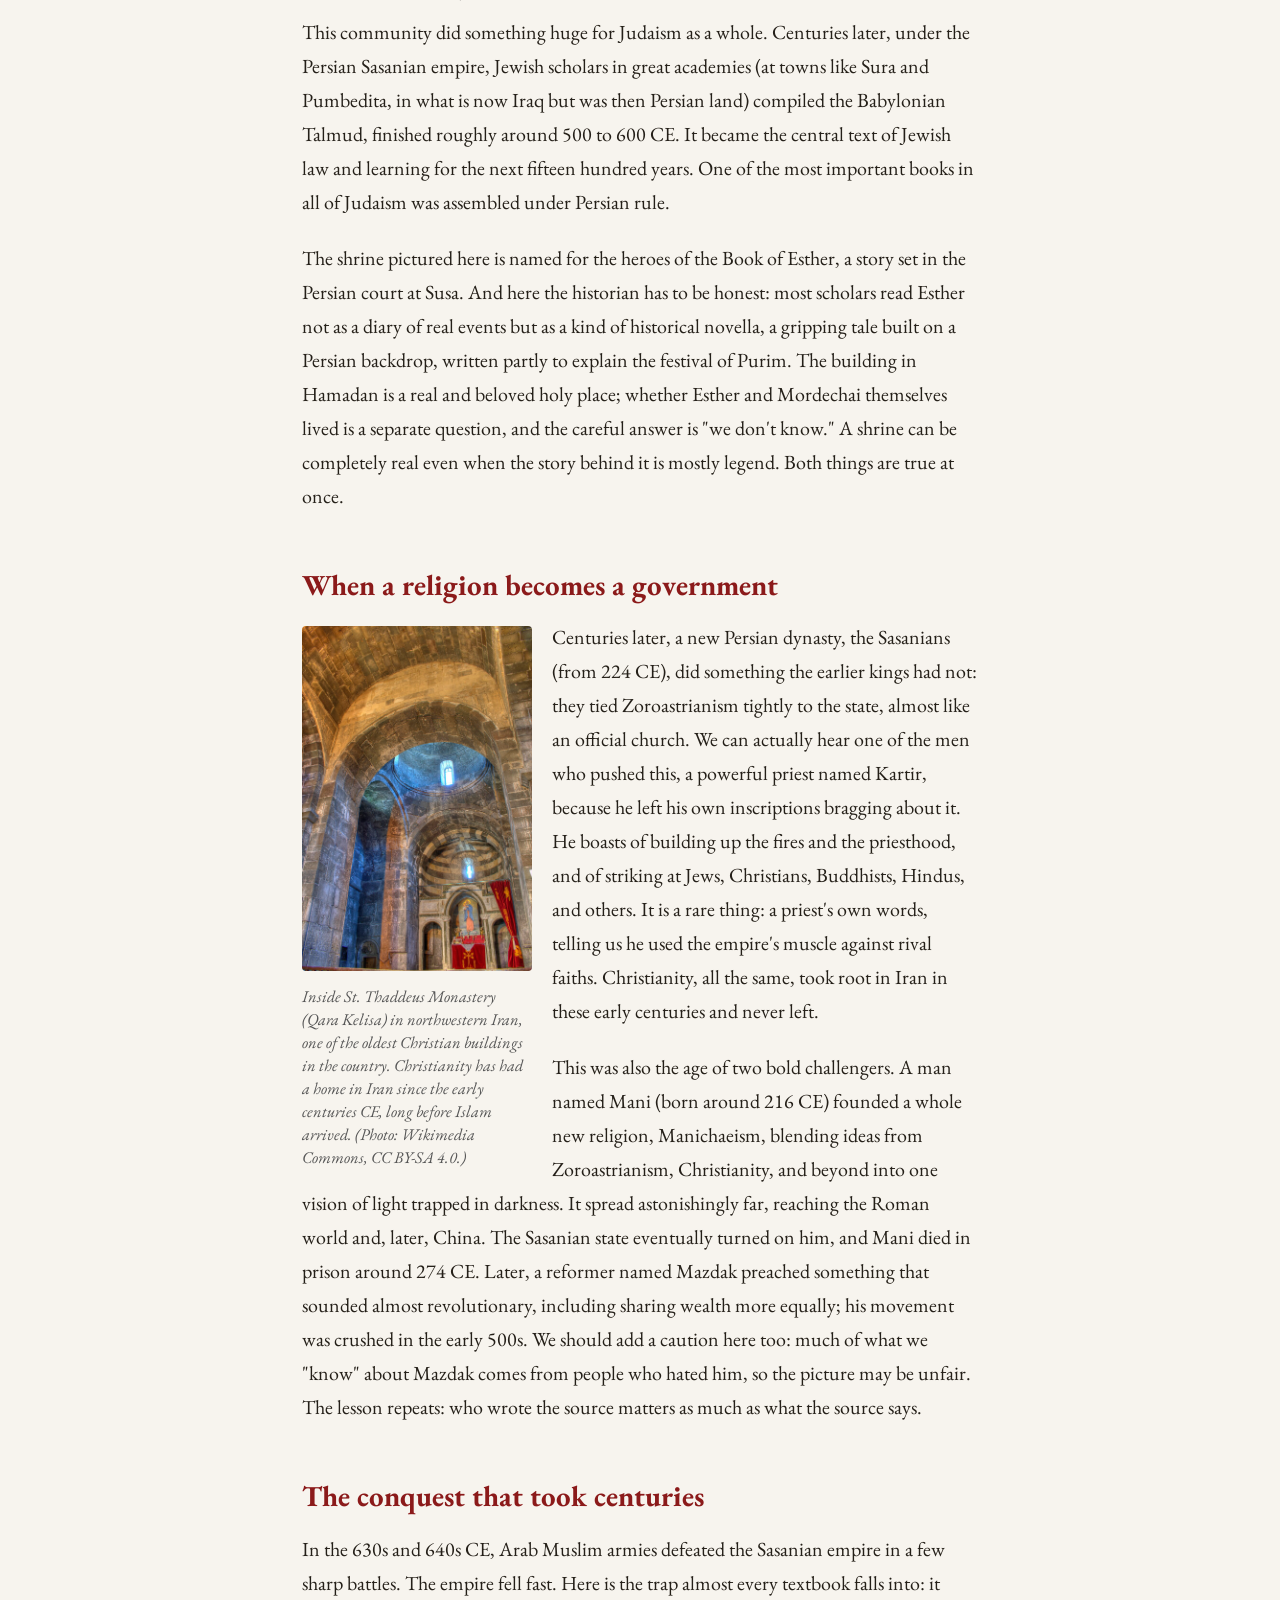
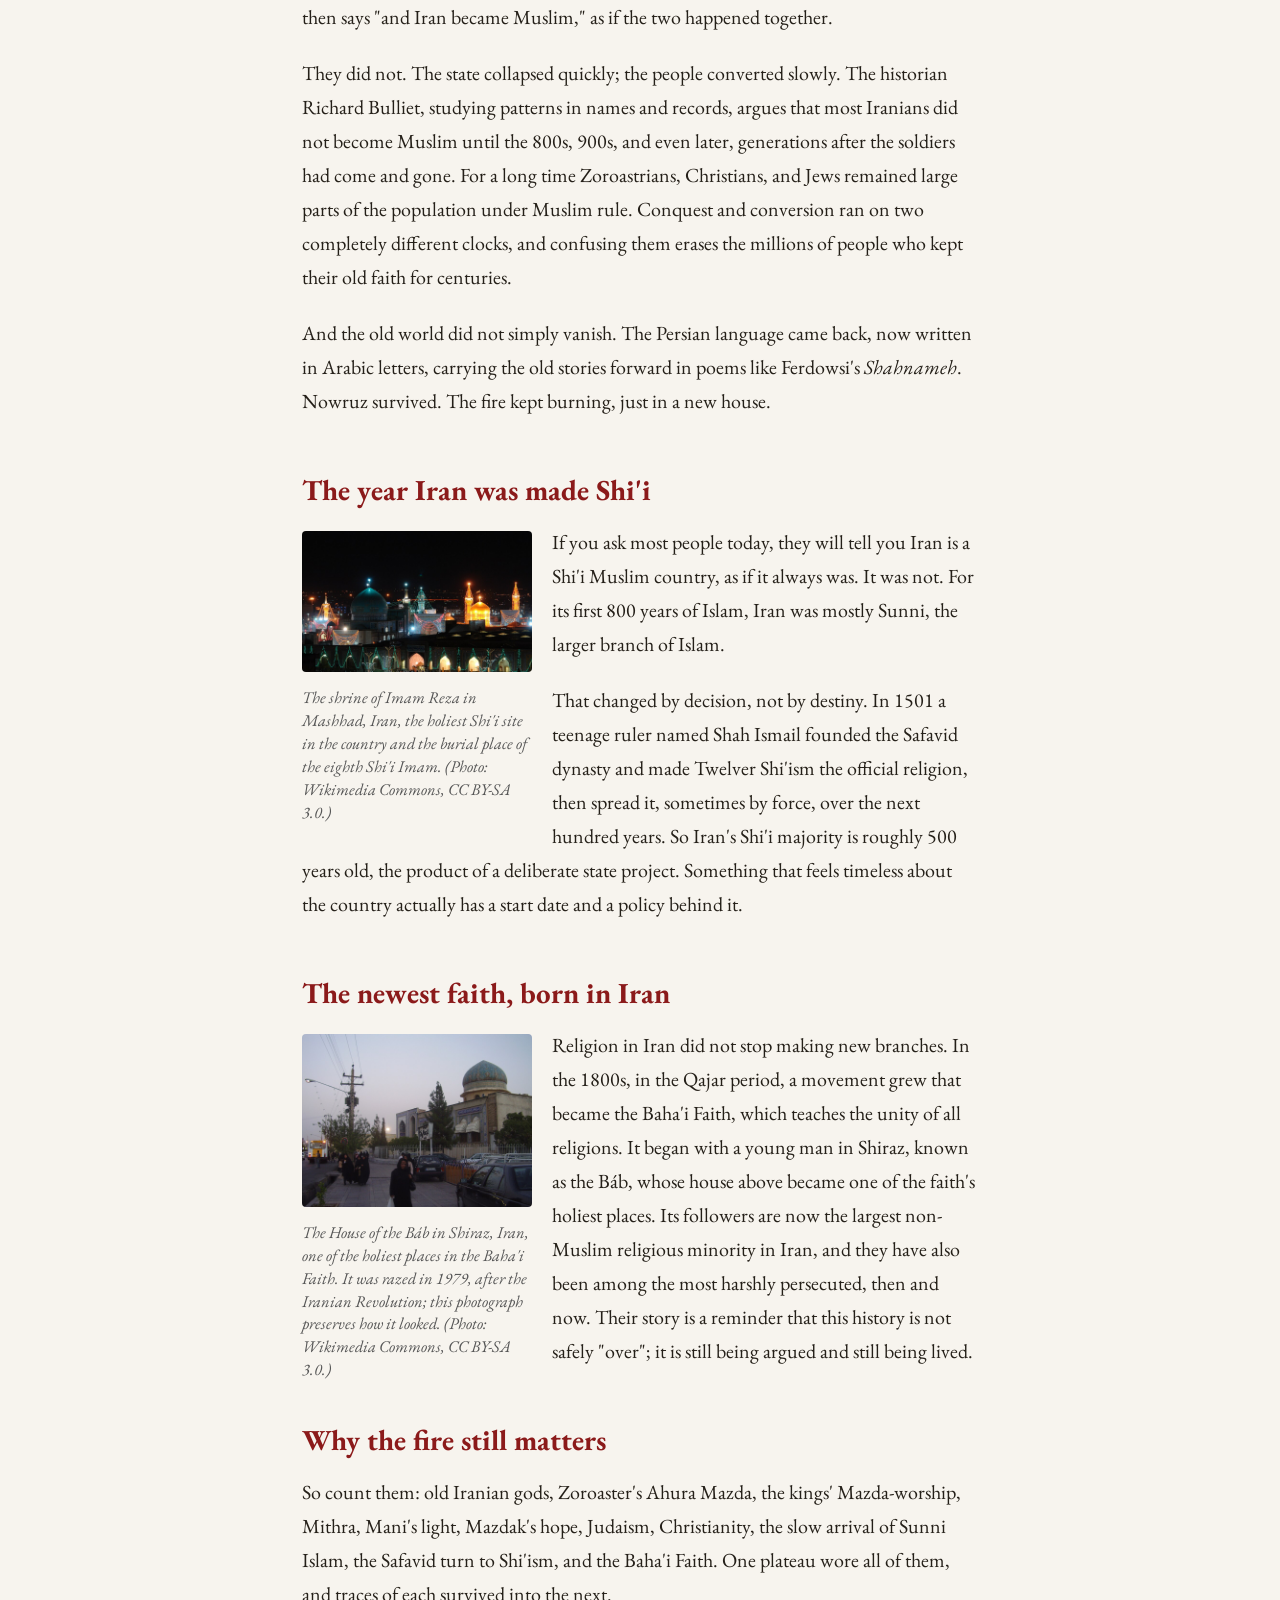
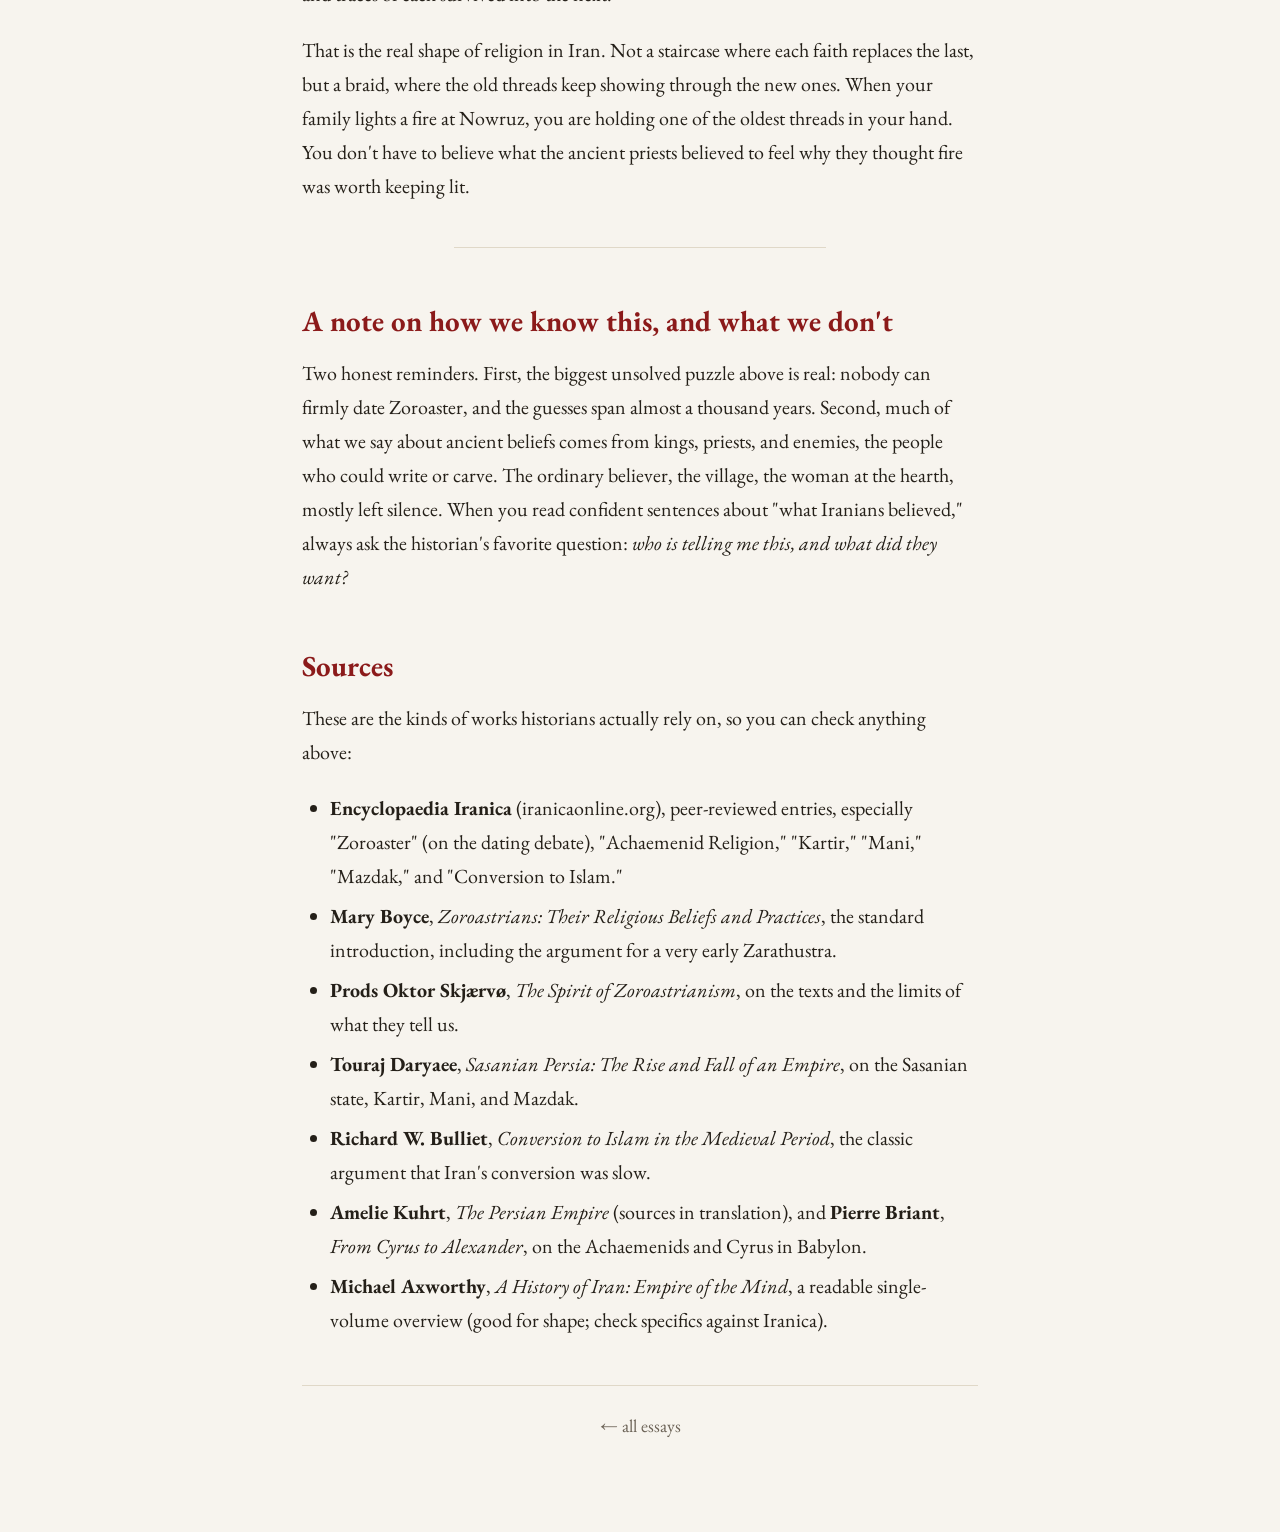
<file: en/essays/religions-of-iran.html>
<!doctype html><html lang="en" dir="ltr"><head><meta charset="utf-8"><meta name="viewport" content="width=device-width, initial-scale=1"><title>The Land That Kept Changing Its Gods · Iran Retold</title><link rel="preconnect" href="https://fonts.googleapis.com"><link rel="preconnect" href="https://fonts.gstatic.com" crossorigin><link href="https://fonts.googleapis.com/css2?family=EB+Garamond:ital@0;1&family=Vazirmatn:wght@300;400;500;700;800&display=swap" rel="stylesheet"><link rel="icon" href="/assets/favicon.ico" sizes="any"><link rel="icon" type="image/png" sizes="32x32" href="/assets/favicon-32.png"><link rel="apple-touch-icon" href="/assets/favicon-180.png"><link rel="stylesheet" href="/assets/main.css"></head><body><input type="checkbox" id="toc-toggle" class="toc-toggle" hidden><label class="toc-overlay" for="toc-toggle" aria-hidden="true"></label><aside class="toc-panel" aria-label="Table of contents"><div class="toc-head"><a class="toc-home" href="/en/">Essays</a><label class="toc-close" for="toc-toggle" title="Close" aria-label="Close">&times;</label></div><nav><ul><li><a href="/en/essays/the-mirror-in-the-sky.html">The Mirror in the Sky</a></li><li class="current"><a href="/en/essays/religions-of-iran.html">The Land That Kept Changing Its Gods</a></li><li><a href="/en/essays/zoroaster.html">Zoroaster: The Prophet Who Slips Through Our Fingers</a></li><li><a href="/en/essays/achaemenids.html">The Achaemenids: An Empire of Many Peoples</a></li><li><a href="/en/essays/how-iran-became-muslim.html">How Iran Became a Muslim Country</a></li><li><a href="/en/essays/pahlavi-era.html">Two Kings and a Stolen Throne: The Pahlavi Era</a></li></ul></nav></aside><div class="wrap"><nav class="topbar"><div class="bar-left"><label class="toc-btn" for="toc-toggle" title="Table of contents" aria-label="Table of contents"><span></span><span></span><span></span></label><a class="brand" href="/en/">Iran Retold</a></div><span class="langs"><span class="cur">EN</span><a href='/fa/essays/religions-of-iran.html'>فا</a></span></nav><article class="essay"><header class="title-block"><h1>The Land That Kept Changing Its Gods</h1></header><style>
h1, h2, h3, h4 { border-bottom: none; padding-bottom: 0; }
figure { font-family: inherit; clear: both; }
@media (max-width: 600px) {
  figure { float: none !important; width: auto !important; margin: 12px 0 !important; }
}
</style>

<h2>A fire that outlived everything</h2>
<figure style="float:left; width:230px; margin:6px 20px 12px 0;">
<img src="images/fire.jpg" alt="A sacred flame kept burning in the Atash Behram (fire temple) at Yazd, Iran. Zoroastrians tend such fires; they honor the flame as a symbol of purity and order, they do not worship it." style="width:100%; border-radius:4px;">
<figcaption style="font-size:0.82em; font-style:italic; color:#555; margin-top:4px;">The eternal flame of the Atash Behram in Yazd, one of the holiest fires of Zoroastrianism. (Photo: Wiki Loves Monuments 2018, CC BY 4.0, Wikimedia Commons.)</figcaption>
</figure>

<p>On the last Tuesday night before the Persian New Year, families across Iran still jump over little bonfires in the street. The festival is called Chaharshanbe Suri, and the New Year itself is Nowruz (literally "new day"). Here is the strange part: most of the people leaping over those flames are Muslims, doing something that is older than Islam by more than a thousand years. The fire, the <em>atash</em>, is a leftover from a much older Iranian world, kept alive inside a newer one.</p>
<p>That single picture is the whole story of religion in Iran. This is a land that changed its gods again and again, and yet never quite threw the old ones away. To understand it, you have to drop the idea that one religion simply "replaced" the last one, like swapping a battery. What really happened is messier, slower, and far more interesting.</p>
<h2>Before there was a name for any of it</h2>
<figure style="float:left; width:230px; margin:6px 20px 12px 0;">
<img src="images/mithra.jpg" alt="A rock relief at Taq-e Bostan in western Iran. The figure on the left, standing on a lotus with rays of light around his head and holding a bundle of sacred twigs, is the god Mithra." style="width:100%; border-radius:4px;">
<figcaption style="font-size:0.82em; font-style:italic; color:#555; margin-top:4px;">Mithra (far left, with the rayed halo) at Taq-e Bostan, near Kermanshah, Iran. One of the oldest Iranian gods, tied to sunlight and to keeping promises. (Photo: Wikimedia Commons, CC BY 2.5.)</figcaption>
</figure>

<p>Long before anyone wrote "Iran," people on the Iranian plateau worshipped many gods. We know a little about them from the oldest layers of the sacred texts and from comparing them with the gods of ancient India, who were close cousins. There was Mithra (<em>Mehr</em>), tied to the sun, to light, and to keeping your promises; that is why in Persian today <em>mehr</em> can mean kindness or love. There were other powerful beings, some helpful, some frightening.</p>
<p>We should be honest right away about how much we <em>don't</em> know here. Ordinary people left almost no records of what they actually believed or prayed for. Kings carved their boasts into cliffs; farmers and shepherds carved nothing. So when we talk about "what ancient Iranians believed," we are mostly talking about what priests and rulers wanted preserved, which is not the same thing.</p>
<h2>The prophet nobody can date</h2>
<figure style="float:left; width:230px; margin:6px 20px 12px 0;">
<img src="images/faravahar.jpg" alt="A winged symbol carved into the stone at Persepolis: a man's upper body rising from a ring, with two great wings spread out to the sides." style="width:100%; border-radius:4px;">
<figcaption style="font-size:0.82em; font-style:italic; color:#555; margin-top:4px;">The Faravahar, carved at Persepolis, Iran. It is the best-known emblem of Zoroastrianism today, though scholars still debate exactly what the ancient carvers meant it to stand for. (Photo: Wikimedia Commons, CC BY-SA 3.0.)</figcaption>
</figure>

<p>Then comes a man named Zarathustra, better known in the West as Zoroaster. He taught that above all the gods stood one wise creator, Ahura Mazda ("Wise Lord"), locked in a long struggle against a force of lies and disorder. People had a real job in that fight: choose good thoughts, good words, good deeds. Fire became the great symbol of that pure order, which is why Zoroastrian temples keep a flame burning. A flame, notice, that they honor, not a god they worship. Calling them "fire worshippers" is a slur from their enemies, not a description of what they do.</p>
<p>Now the genuine mystery, and it is a big one: <strong>we do not know when Zarathustra lived.</strong> This is not a fact someone forgot to look up. It is a real argument among serious scholars. One tradition puts him around 600 BCE, "258 years before Alexander." But the language of the oldest hymns, the Gathas, looks so ancient that many specialists push him far earlier, somewhere between 1500 and 1000 BCE. That is a gap of nearly a thousand years. We cannot close it. Anyone who hands you a confident single date for Zoroaster is guessing and not saying so.</p>
<h2>Were the famous kings even Zoroastrian?</h2>
<p>Here is another place where the popular story runs ahead of the evidence. We often hear that the great Persian kings, the Achaemenids, were Zoroastrians. Their inscriptions do praise Ahura Mazda; Darius the Great credits that god with his victories on the giant cliff carving at Behistun. But the word "Zoroaster" never appears, and the kings do things a strict Zoroastrian might frown at. So historians genuinely disagree: were they full Zoroastrians, looser worshippers of Ahura Mazda, or something we don't have a clean label for? The careful answer is "we're not sure," and that is more honest than the textbook's tidy yes.</p>
<p>What the kings <em>did</em> do is more interesting than what they believed. When Cyrus took Babylon in 539 BCE, he let captive peoples and their gods go home. Among them were Jews who had been deported from Jerusalem. That is why the Hebrew Bible remembers Cyrus warmly. But be careful: Cyrus was not inventing religious tolerance as a principle. Letting local temples reopen was smart imperial management, the normal playbook of a clever conqueror. The result was good for the Jews; the motive was power.</p>
<h2>The Jewish community that stayed</h2>
<figure style="float:left; width:230px; margin:6px 20px 12px 0;">
<img src="images/judaism.jpg" alt="A brick building topped with a tall, dome-like tower, set in a small garden." style="width:100%; border-radius:4px;">
<figcaption style="font-size:0.82em; font-style:italic; color:#555; margin-top:4px;">The Tomb of Esther and Mordechai in Hamadan, Iran, one of the most important Jewish shrines in the country. (Photo: Wikimedia Commons, CC BY-SA 3.0.)</figcaption>
</figure>

<p>Here is something most people never hear: when Cyrus let the exiles go home, many of them chose not to. They had built lives in the Persian world, and they stayed. That decision started one of the oldest continuous Jewish communities on earth, living on Iranian soil for roughly 2,500 years, straight through every change of religion that came after. There are still Jews in Iran today.</p>
<p>This community did something huge for Judaism as a whole. Centuries later, under the Persian Sasanian empire, Jewish scholars in great academies (at towns like Sura and Pumbedita, in what is now Iraq but was then Persian land) compiled the Babylonian Talmud, finished roughly around 500 to 600 CE. It became the central text of Jewish law and learning for the next fifteen hundred years. One of the most important books in all of Judaism was assembled under Persian rule.</p>
<p>The shrine pictured here is named for the heroes of the Book of Esther, a story set in the Persian court at Susa. And here the historian has to be honest: most scholars read Esther not as a diary of real events but as a kind of historical novella, a gripping tale built on a Persian backdrop, written partly to explain the festival of Purim. The building in Hamadan is a real and beloved holy place; whether Esther and Mordechai themselves lived is a separate question, and the careful answer is "we don't know." A shrine can be completely real even when the story behind it is mostly legend. Both things are true at once.</p>
<h2>When a religion becomes a government</h2>
<figure style="float:left; width:230px; margin:6px 20px 12px 0;">
<img src="images/christianity.jpg" alt="The stone interior of an old church, with high arches, a dome, and an altar draped in red." style="width:100%; border-radius:4px;">
<figcaption style="font-size:0.82em; font-style:italic; color:#555; margin-top:4px;">Inside St. Thaddeus Monastery (Qara Kelisa) in northwestern Iran, one of the oldest Christian buildings in the country. Christianity has had a home in Iran since the early centuries CE, long before Islam arrived. (Photo: Wikimedia Commons, CC BY-SA 4.0.)</figcaption>
</figure>

<p>Centuries later, a new Persian dynasty, the Sasanians (from 224 CE), did something the earlier kings had not: they tied Zoroastrianism tightly to the state, almost like an official church. We can actually hear one of the men who pushed this, a powerful priest named Kartir, because he left his own inscriptions bragging about it. He boasts of building up the fires and the priesthood, and of striking at Jews, Christians, Buddhists, Hindus, and others. It is a rare thing: a priest's own words, telling us he used the empire's muscle against rival faiths. Christianity, all the same, took root in Iran in these early centuries and never left.</p>
<p>This was also the age of two bold challengers. A man named Mani (born around 216 CE) founded a whole new religion, Manichaeism, blending ideas from Zoroastrianism, Christianity, and beyond into one vision of light trapped in darkness. It spread astonishingly far, reaching the Roman world and, later, China. The Sasanian state eventually turned on him, and Mani died in prison around 274 CE. Later, a reformer named Mazdak preached something that sounded almost revolutionary, including sharing wealth more equally; his movement was crushed in the early 500s. We should add a caution here too: much of what we "know" about Mazdak comes from people who hated him, so the picture may be unfair. The lesson repeats: who wrote the source matters as much as what the source says.</p>
<h2>The conquest that took centuries</h2>
<p>In the 630s and 640s CE, Arab Muslim armies defeated the Sasanian empire in a few sharp battles. The empire fell fast. Here is the trap almost every textbook falls into: it then says "and Iran became Muslim," as if the two happened together.</p>
<p>They did not. The state collapsed quickly; the people converted slowly. The historian Richard Bulliet, studying patterns in names and records, argues that most Iranians did not become Muslim until the 800s, 900s, and even later, generations after the soldiers had come and gone. For a long time Zoroastrians, Christians, and Jews remained large parts of the population under Muslim rule. Conquest and conversion ran on two completely different clocks, and confusing them erases the millions of people who kept their old faith for centuries.</p>
<p>And the old world did not simply vanish. The Persian language came back, now written in Arabic letters, carrying the old stories forward in poems like Ferdowsi's <em>Shahnameh</em>. Nowruz survived. The fire kept burning, just in a new house.</p>
<h2>The year Iran was made Shi'i</h2>
<figure style="float:left; width:230px; margin:6px 20px 12px 0;">
<img src="images/islam_shia.jpg" alt="A huge shrine complex lit up at night, with glowing golden and turquoise domes and tall minarets." style="width:100%; border-radius:4px;">
<figcaption style="font-size:0.82em; font-style:italic; color:#555; margin-top:4px;">The shrine of Imam Reza in Mashhad, Iran, the holiest Shi'i site in the country and the burial place of the eighth Shi'i Imam. (Photo: Wikimedia Commons, CC BY-SA 3.0.)</figcaption>
</figure>

<p>If you ask most people today, they will tell you Iran is a Shi'i Muslim country, as if it always was. It was not. For its first 800 years of Islam, Iran was mostly Sunni, the larger branch of Islam.</p>
<p>That changed by decision, not by destiny. In 1501 a teenage ruler named Shah Ismail founded the Safavid dynasty and made Twelver Shi'ism the official religion, then spread it, sometimes by force, over the next hundred years. So Iran's Shi'i majority is roughly 500 years old, the product of a deliberate state project. Something that feels timeless about the country actually has a start date and a policy behind it.</p>
<h2>The newest faith, born in Iran</h2>
<figure style="float:left; width:230px; margin:6px 20px 12px 0;">
<img src="images/bahai.jpg" alt="A modest house with a green-tiled dome, seen from a street in Shiraz." style="width:100%; border-radius:4px;">
<figcaption style="font-size:0.82em; font-style:italic; color:#555; margin-top:4px;">The House of the Báb in Shiraz, Iran, one of the holiest places in the Baha'i Faith. It was razed in 1979, after the Iranian Revolution; this photograph preserves how it looked. (Photo: Wikimedia Commons, CC BY-SA 3.0.)</figcaption>
</figure>

<p>Religion in Iran did not stop making new branches. In the 1800s, in the Qajar period, a movement grew that became the Baha'i Faith, which teaches the unity of all religions. It began with a young man in Shiraz, known as the Báb, whose house above became one of the faith's holiest places. Its followers are now the largest non-Muslim religious minority in Iran, and they have also been among the most harshly persecuted, then and now. Their story is a reminder that this history is not safely "over"; it is still being argued and still being lived.</p>
<h2>Why the fire still matters</h2>
<p>So count them: old Iranian gods, Zoroaster's Ahura Mazda, the kings' Mazda-worship, Mithra, Mani's light, Mazdak's hope, Judaism, Christianity, the slow arrival of Sunni Islam, the Safavid turn to Shi'ism, and the Baha'i Faith. One plateau wore all of them, and traces of each survived into the next.</p>
<p>That is the real shape of religion in Iran. Not a staircase where each faith replaces the last, but a braid, where the old threads keep showing through the new ones. When your family lights a fire at Nowruz, you are holding one of the oldest threads in your hand. You don't have to believe what the ancient priests believed to feel why they thought fire was worth keeping lit.</p>
<hr />
<h2>A note on how we know this, and what we don't</h2>
<p>Two honest reminders. First, the biggest unsolved puzzle above is real: nobody can firmly date Zoroaster, and the guesses span almost a thousand years. Second, much of what we say about ancient beliefs comes from kings, priests, and enemies, the people who could write or carve. The ordinary believer, the village, the woman at the hearth, mostly left silence. When you read confident sentences about "what Iranians believed," always ask the historian's favorite question: <em>who is telling me this, and what did they want?</em></p>
<h2>Sources</h2>
<p>These are the kinds of works historians actually rely on, so you can check anything above:</p>
<ul>
<li><strong>Encyclopaedia Iranica</strong> (iranicaonline.org), peer-reviewed entries, especially "Zoroaster" (on the dating debate), "Achaemenid Religion," "Kartir," "Mani," "Mazdak," and "Conversion to Islam."</li>
<li><strong>Mary Boyce</strong>, <em>Zoroastrians: Their Religious Beliefs and Practices</em>, the standard introduction, including the argument for a very early Zarathustra.</li>
<li><strong>Prods Oktor Skjærvø</strong>, <em>The Spirit of Zoroastrianism</em>, on the texts and the limits of what they tell us.</li>
<li><strong>Touraj Daryaee</strong>, <em>Sasanian Persia: The Rise and Fall of an Empire</em>, on the Sasanian state, Kartir, Mani, and Mazdak.</li>
<li><strong>Richard W. Bulliet</strong>, <em>Conversion to Islam in the Medieval Period</em>, the classic argument that Iran's conversion was slow.</li>
<li><strong>Amelie Kuhrt</strong>, <em>The Persian Empire</em> (sources in translation), and <strong>Pierre Briant</strong>, <em>From Cyrus to Alexander</em>, on the Achaemenids and Cyrus in Babylon.</li>
<li><strong>Michael Axworthy</strong>, <em>A History of Iran: Empire of the Mind</em>, a readable single-volume overview (good for shape; check specifics against Iranica).</li>
</ul></article><footer class="post-footer"><a href="/en/">← all essays</a></footer></div></body></html>
</file>
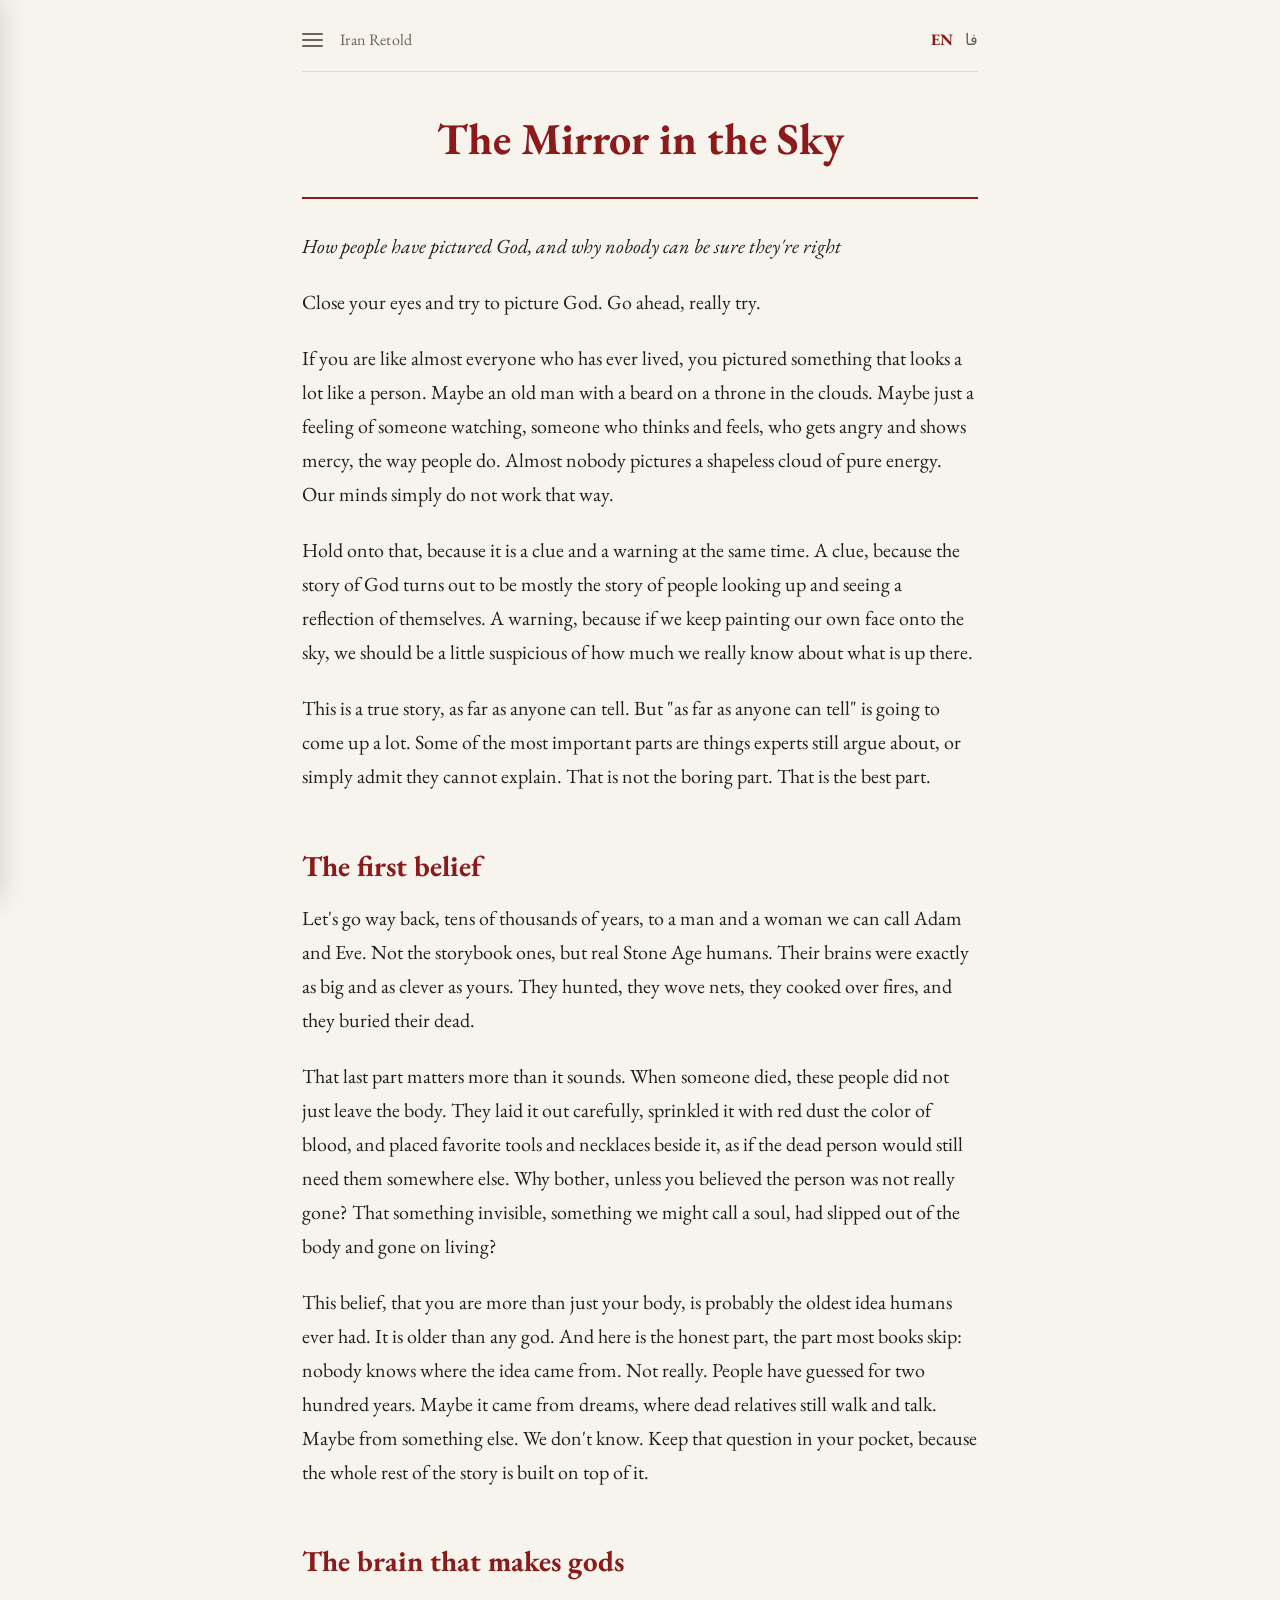
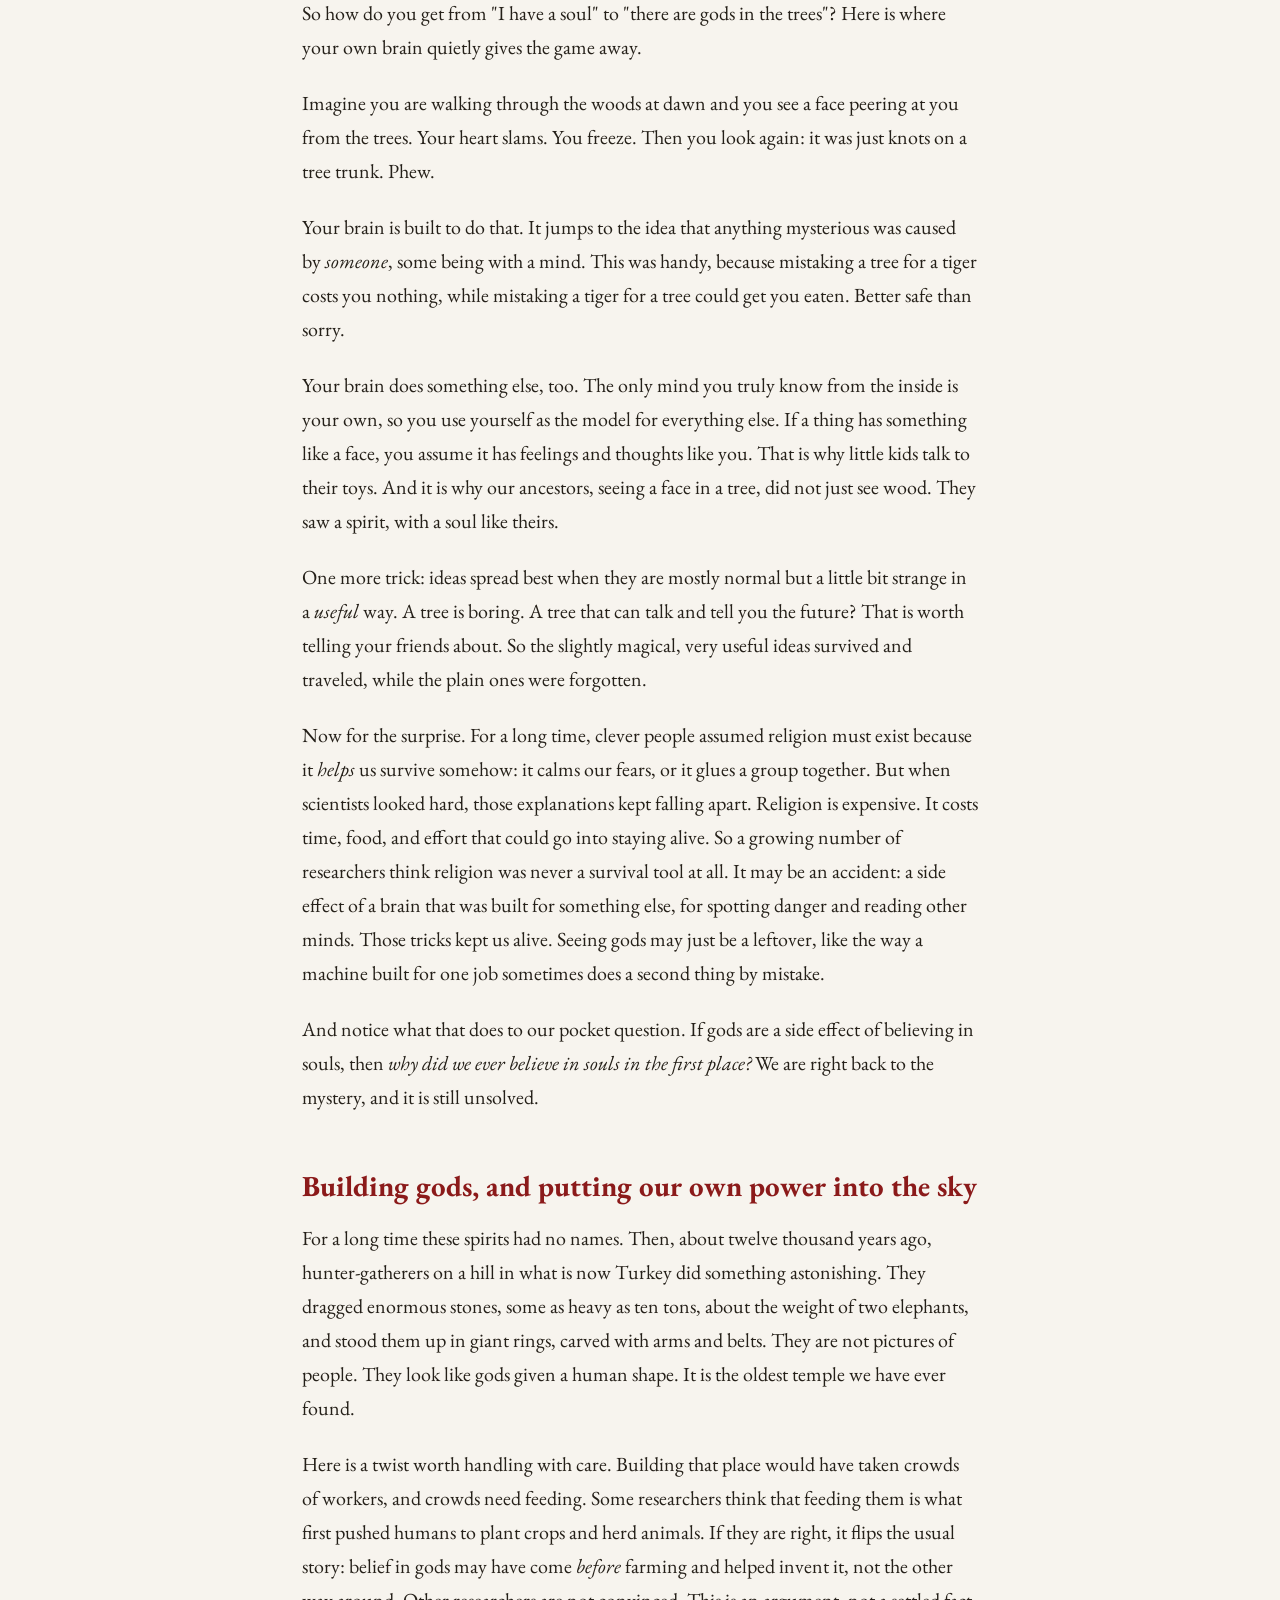
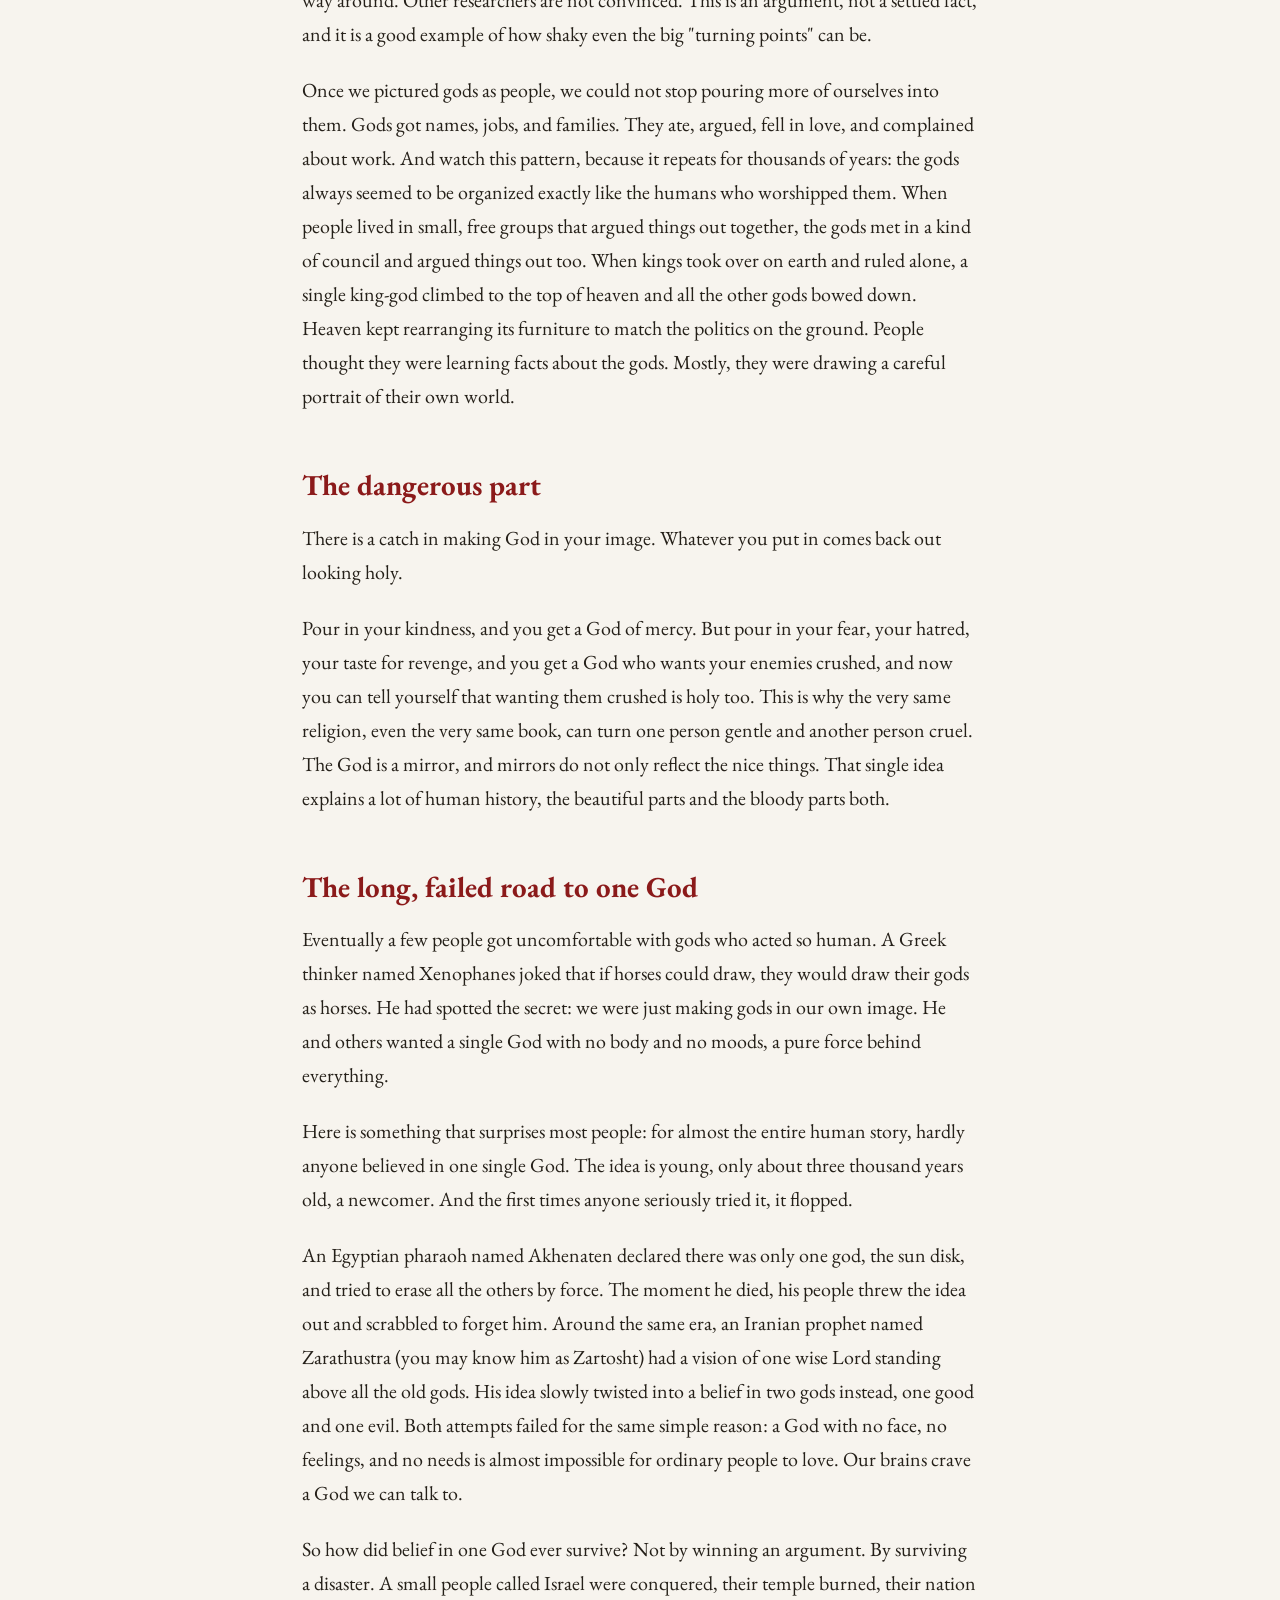
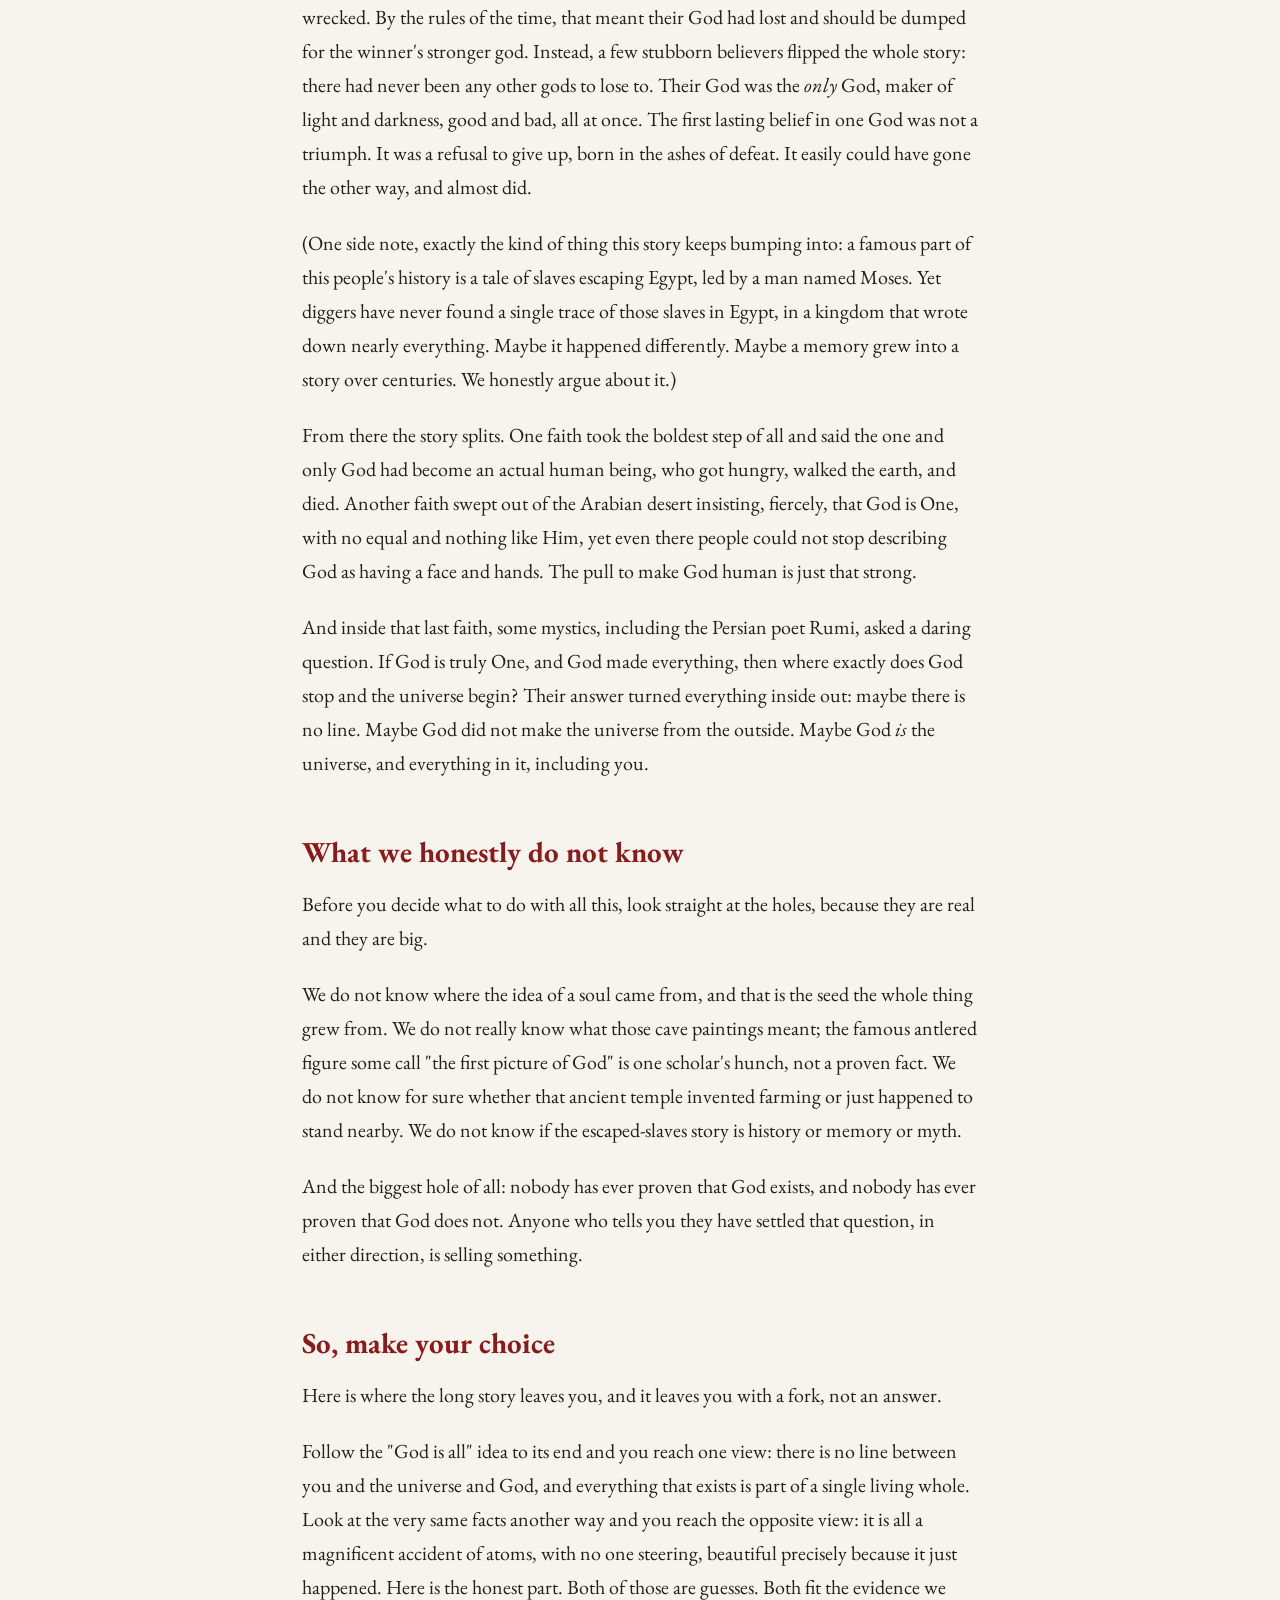
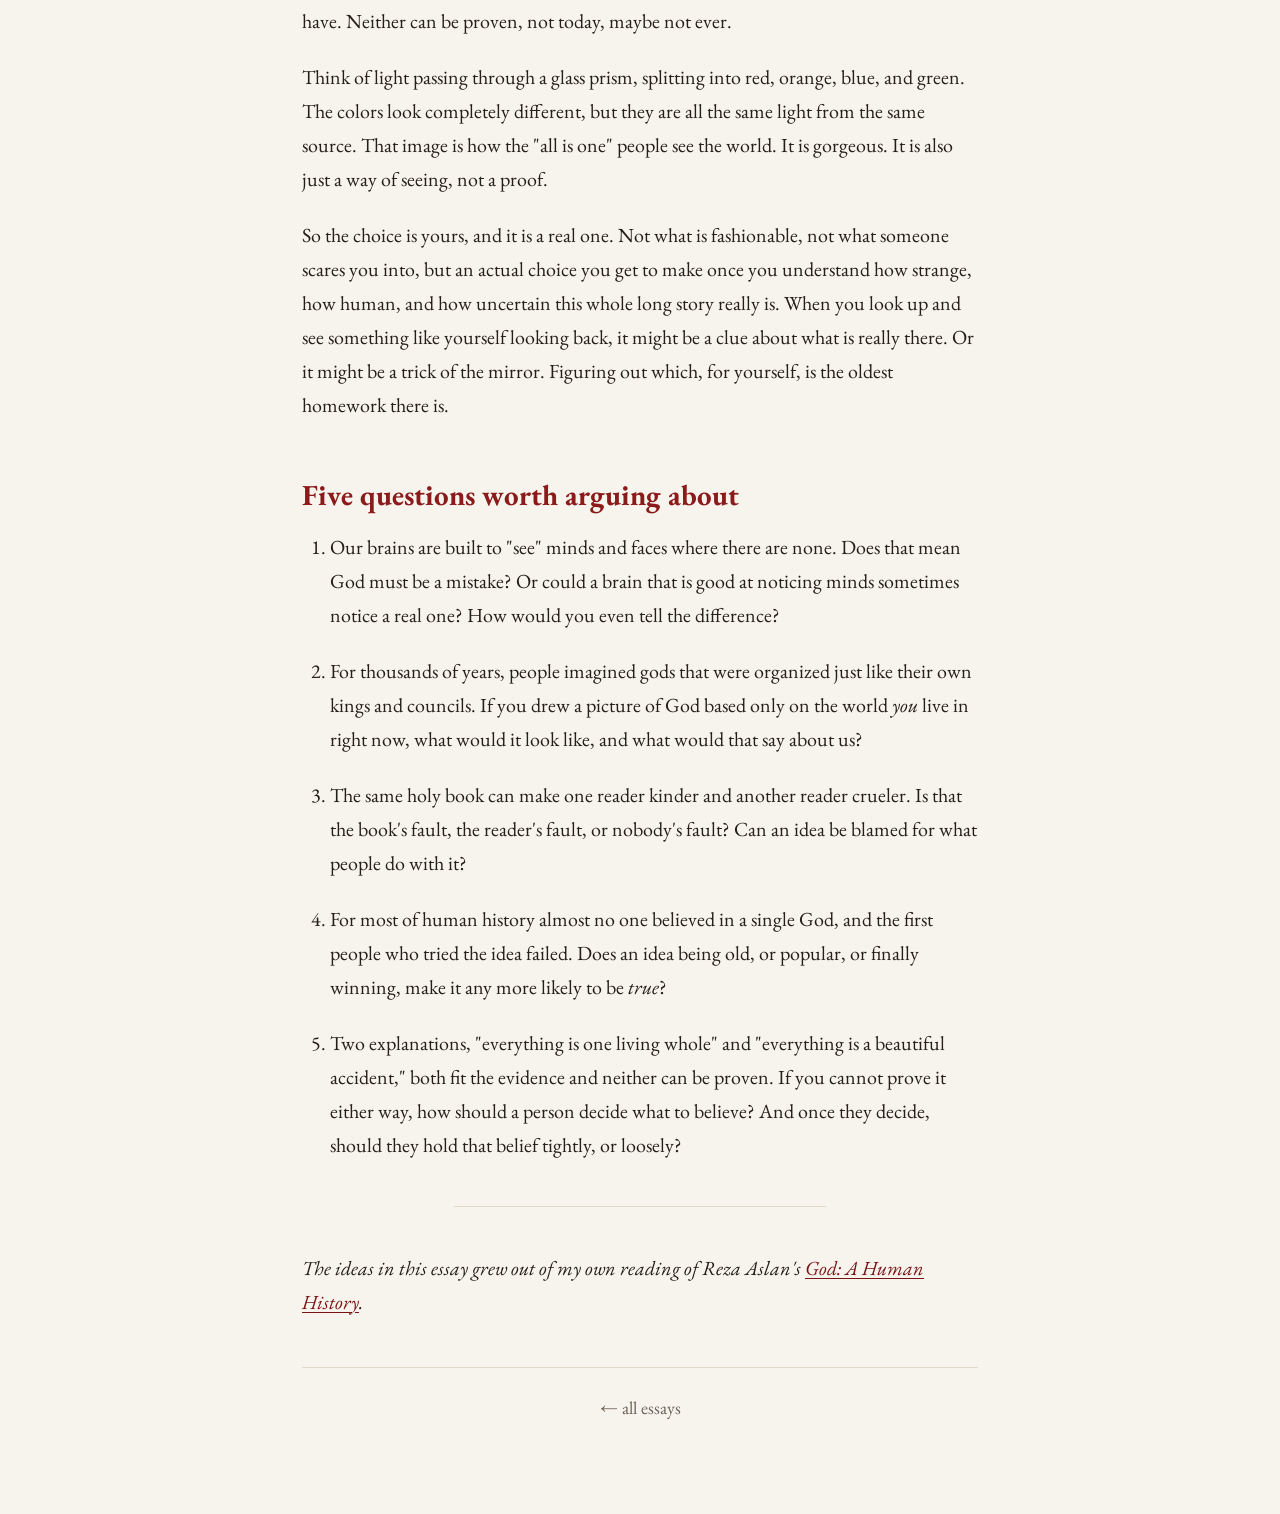
<file: en/essays/the-mirror-in-the-sky.html>
<!doctype html><html lang="en" dir="ltr"><head><meta charset="utf-8"><meta name="viewport" content="width=device-width, initial-scale=1"><title>The Mirror in the Sky · Iran Retold</title><link rel="preconnect" href="https://fonts.googleapis.com"><link rel="preconnect" href="https://fonts.gstatic.com" crossorigin><link href="https://fonts.googleapis.com/css2?family=EB+Garamond:ital@0;1&family=Vazirmatn:wght@300;400;500;700;800&display=swap" rel="stylesheet"><link rel="icon" href="/assets/favicon.ico" sizes="any"><link rel="icon" type="image/png" sizes="32x32" href="/assets/favicon-32.png"><link rel="apple-touch-icon" href="/assets/favicon-180.png"><link rel="stylesheet" href="/assets/main.css"></head><body><input type="checkbox" id="toc-toggle" class="toc-toggle" hidden><label class="toc-overlay" for="toc-toggle" aria-hidden="true"></label><aside class="toc-panel" aria-label="Table of contents"><div class="toc-head"><a class="toc-home" href="/en/">Essays</a><label class="toc-close" for="toc-toggle" title="Close" aria-label="Close">&times;</label></div><nav><ul><li class="current"><a href="/en/essays/the-mirror-in-the-sky.html">The Mirror in the Sky</a></li><li><a href="/en/essays/religions-of-iran.html">The Land That Kept Changing Its Gods</a></li><li><a href="/en/essays/zoroaster.html">Zoroaster: The Prophet Who Slips Through Our Fingers</a></li><li><a href="/en/essays/achaemenids.html">The Achaemenids: An Empire of Many Peoples</a></li><li><a href="/en/essays/how-iran-became-muslim.html">How Iran Became a Muslim Country</a></li><li><a href="/en/essays/pahlavi-era.html">Two Kings and a Stolen Throne: The Pahlavi Era</a></li></ul></nav></aside><div class="wrap"><nav class="topbar"><div class="bar-left"><label class="toc-btn" for="toc-toggle" title="Table of contents" aria-label="Table of contents"><span></span><span></span><span></span></label><a class="brand" href="/en/">Iran Retold</a></div><span class="langs"><span class="cur">EN</span><a href='/fa/essays/the-mirror-in-the-sky.html'>فا</a></span></nav><article class="essay"><header class="title-block"><h1>The Mirror in the Sky</h1></header><p><em>How people have pictured God, and why nobody can be sure they're right</em></p>
<p>Close your eyes and try to picture God. Go ahead, really try.</p>
<p>If you are like almost everyone who has ever lived, you pictured something that looks a lot like a person. Maybe an old man with a beard on a throne in the clouds. Maybe just a feeling of someone watching, someone who thinks and feels, who gets angry and shows mercy, the way people do. Almost nobody pictures a shapeless cloud of pure energy. Our minds simply do not work that way.</p>
<p>Hold onto that, because it is a clue and a warning at the same time. A clue, because the story of God turns out to be mostly the story of people looking up and seeing a reflection of themselves. A warning, because if we keep painting our own face onto the sky, we should be a little suspicious of how much we really know about what is up there.</p>
<p>This is a true story, as far as anyone can tell. But "as far as anyone can tell" is going to come up a lot. Some of the most important parts are things experts still argue about, or simply admit they cannot explain. That is not the boring part. That is the best part.</p>
<h2>The first belief</h2>
<p>Let's go way back, tens of thousands of years, to a man and a woman we can call Adam and Eve. Not the storybook ones, but real Stone Age humans. Their brains were exactly as big and as clever as yours. They hunted, they wove nets, they cooked over fires, and they buried their dead.</p>
<p>That last part matters more than it sounds. When someone died, these people did not just leave the body. They laid it out carefully, sprinkled it with red dust the color of blood, and placed favorite tools and necklaces beside it, as if the dead person would still need them somewhere else. Why bother, unless you believed the person was not really gone? That something invisible, something we might call a soul, had slipped out of the body and gone on living?</p>
<p>This belief, that you are more than just your body, is probably the oldest idea humans ever had. It is older than any god. And here is the honest part, the part most books skip: nobody knows where the idea came from. Not really. People have guessed for two hundred years. Maybe it came from dreams, where dead relatives still walk and talk. Maybe from something else. We don't know. Keep that question in your pocket, because the whole rest of the story is built on top of it.</p>
<h2>The brain that makes gods</h2>
<p>So how do you get from "I have a soul" to "there are gods in the trees"? Here is where your own brain quietly gives the game away.</p>
<p>Imagine you are walking through the woods at dawn and you see a face peering at you from the trees. Your heart slams. You freeze. Then you look again: it was just knots on a tree trunk. Phew.</p>
<p>Your brain is built to do that. It jumps to the idea that anything mysterious was caused by <em>someone</em>, some being with a mind. This was handy, because mistaking a tree for a tiger costs you nothing, while mistaking a tiger for a tree could get you eaten. Better safe than sorry.</p>
<p>Your brain does something else, too. The only mind you truly know from the inside is your own, so you use yourself as the model for everything else. If a thing has something like a face, you assume it has feelings and thoughts like you. That is why little kids talk to their toys. And it is why our ancestors, seeing a face in a tree, did not just see wood. They saw a spirit, with a soul like theirs.</p>
<p>One more trick: ideas spread best when they are mostly normal but a little bit strange in a <em>useful</em> way. A tree is boring. A tree that can talk and tell you the future? That is worth telling your friends about. So the slightly magical, very useful ideas survived and traveled, while the plain ones were forgotten.</p>
<p>Now for the surprise. For a long time, clever people assumed religion must exist because it <em>helps</em> us survive somehow: it calms our fears, or it glues a group together. But when scientists looked hard, those explanations kept falling apart. Religion is expensive. It costs time, food, and effort that could go into staying alive. So a growing number of researchers think religion was never a survival tool at all. It may be an accident: a side effect of a brain that was built for something else, for spotting danger and reading other minds. Those tricks kept us alive. Seeing gods may just be a leftover, like the way a machine built for one job sometimes does a second thing by mistake.</p>
<p>And notice what that does to our pocket question. If gods are a side effect of believing in souls, then <em>why did we ever believe in souls in the first place?</em> We are right back to the mystery, and it is still unsolved.</p>
<h2>Building gods, and putting our own power into the sky</h2>
<p>For a long time these spirits had no names. Then, about twelve thousand years ago, hunter-gatherers on a hill in what is now Turkey did something astonishing. They dragged enormous stones, some as heavy as ten tons, about the weight of two elephants, and stood them up in giant rings, carved with arms and belts. They are not pictures of people. They look like gods given a human shape. It is the oldest temple we have ever found.</p>
<p>Here is a twist worth handling with care. Building that place would have taken crowds of workers, and crowds need feeding. Some researchers think that feeding them is what first pushed humans to plant crops and herd animals. If they are right, it flips the usual story: belief in gods may have come <em>before</em> farming and helped invent it, not the other way around. Other researchers are not convinced. This is an argument, not a settled fact, and it is a good example of how shaky even the big "turning points" can be.</p>
<p>Once we pictured gods as people, we could not stop pouring more of ourselves into them. Gods got names, jobs, and families. They ate, argued, fell in love, and complained about work. And watch this pattern, because it repeats for thousands of years: the gods always seemed to be organized exactly like the humans who worshipped them. When people lived in small, free groups that argued things out together, the gods met in a kind of council and argued things out too. When kings took over on earth and ruled alone, a single king-god climbed to the top of heaven and all the other gods bowed down. Heaven kept rearranging its furniture to match the politics on the ground. People thought they were learning facts about the gods. Mostly, they were drawing a careful portrait of their own world.</p>
<h2>The dangerous part</h2>
<p>There is a catch in making God in your image. Whatever you put in comes back out looking holy.</p>
<p>Pour in your kindness, and you get a God of mercy. But pour in your fear, your hatred, your taste for revenge, and you get a God who wants your enemies crushed, and now you can tell yourself that wanting them crushed is holy too. This is why the very same religion, even the very same book, can turn one person gentle and another person cruel. The God is a mirror, and mirrors do not only reflect the nice things. That single idea explains a lot of human history, the beautiful parts and the bloody parts both.</p>
<h2>The long, failed road to one God</h2>
<p>Eventually a few people got uncomfortable with gods who acted so human. A Greek thinker named Xenophanes joked that if horses could draw, they would draw their gods as horses. He had spotted the secret: we were just making gods in our own image. He and others wanted a single God with no body and no moods, a pure force behind everything.</p>
<p>Here is something that surprises most people: for almost the entire human story, hardly anyone believed in one single God. The idea is young, only about three thousand years old, a newcomer. And the first times anyone seriously tried it, it flopped.</p>
<p>An Egyptian pharaoh named Akhenaten declared there was only one god, the sun disk, and tried to erase all the others by force. The moment he died, his people threw the idea out and scrabbled to forget him. Around the same era, an Iranian prophet named Zarathustra (you may know him as Zartosht) had a vision of one wise Lord standing above all the old gods. His idea slowly twisted into a belief in two gods instead, one good and one evil. Both attempts failed for the same simple reason: a God with no face, no feelings, and no needs is almost impossible for ordinary people to love. Our brains crave a God we can talk to.</p>
<p>So how did belief in one God ever survive? Not by winning an argument. By surviving a disaster. A small people called Israel were conquered, their temple burned, their nation wrecked. By the rules of the time, that meant their God had lost and should be dumped for the winner's stronger god. Instead, a few stubborn believers flipped the whole story: there had never been any other gods to lose to. Their God was the <em>only</em> God, maker of light and darkness, good and bad, all at once. The first lasting belief in one God was not a triumph. It was a refusal to give up, born in the ashes of defeat. It easily could have gone the other way, and almost did.</p>
<p>(One side note, exactly the kind of thing this story keeps bumping into: a famous part of this people's history is a tale of slaves escaping Egypt, led by a man named Moses. Yet diggers have never found a single trace of those slaves in Egypt, in a kingdom that wrote down nearly everything. Maybe it happened differently. Maybe a memory grew into a story over centuries. We honestly argue about it.)</p>
<p>From there the story splits. One faith took the boldest step of all and said the one and only God had become an actual human being, who got hungry, walked the earth, and died. Another faith swept out of the Arabian desert insisting, fiercely, that God is One, with no equal and nothing like Him, yet even there people could not stop describing God as having a face and hands. The pull to make God human is just that strong.</p>
<p>And inside that last faith, some mystics, including the Persian poet Rumi, asked a daring question. If God is truly One, and God made everything, then where exactly does God stop and the universe begin? Their answer turned everything inside out: maybe there is no line. Maybe God did not make the universe from the outside. Maybe God <em>is</em> the universe, and everything in it, including you.</p>
<h2>What we honestly do not know</h2>
<p>Before you decide what to do with all this, look straight at the holes, because they are real and they are big.</p>
<p>We do not know where the idea of a soul came from, and that is the seed the whole thing grew from. We do not really know what those cave paintings meant; the famous antlered figure some call "the first picture of God" is one scholar's hunch, not a proven fact. We do not know for sure whether that ancient temple invented farming or just happened to stand nearby. We do not know if the escaped-slaves story is history or memory or myth.</p>
<p>And the biggest hole of all: nobody has ever proven that God exists, and nobody has ever proven that God does not. Anyone who tells you they have settled that question, in either direction, is selling something.</p>
<h2>So, make your choice</h2>
<p>Here is where the long story leaves you, and it leaves you with a fork, not an answer.</p>
<p>Follow the "God is all" idea to its end and you reach one view: there is no line between you and the universe and God, and everything that exists is part of a single living whole. Look at the very same facts another way and you reach the opposite view: it is all a magnificent accident of atoms, with no one steering, beautiful precisely because it just happened. Here is the honest part. Both of those are guesses. Both fit the evidence we have. Neither can be proven, not today, maybe not ever.</p>
<p>Think of light passing through a glass prism, splitting into red, orange, blue, and green. The colors look completely different, but they are all the same light from the same source. That image is how the "all is one" people see the world. It is gorgeous. It is also just a way of seeing, not a proof.</p>
<p>So the choice is yours, and it is a real one. Not what is fashionable, not what someone scares you into, but an actual choice you get to make once you understand how strange, how human, and how uncertain this whole long story really is. When you look up and see something like yourself looking back, it might be a clue about what is really there. Or it might be a trick of the mirror. Figuring out which, for yourself, is the oldest homework there is.</p>
<h2>Five questions worth arguing about</h2>
<ol>
<li>
<p>Our brains are built to "see" minds and faces where there are none. Does that mean God must be a mistake? Or could a brain that is good at noticing minds sometimes notice a real one? How would you even tell the difference?</p>
</li>
<li>
<p>For thousands of years, people imagined gods that were organized just like their own kings and councils. If you drew a picture of God based only on the world <em>you</em> live in right now, what would it look like, and what would that say about us?</p>
</li>
<li>
<p>The same holy book can make one reader kinder and another reader crueler. Is that the book's fault, the reader's fault, or nobody's fault? Can an idea be blamed for what people do with it?</p>
</li>
<li>
<p>For most of human history almost no one believed in a single God, and the first people who tried the idea failed. Does an idea being old, or popular, or finally winning, make it any more likely to be <em>true</em>?</p>
</li>
<li>
<p>Two explanations, "everything is one living whole" and "everything is a beautiful accident," both fit the evidence and neither can be proven. If you cannot prove it either way, how should a person decide what to believe? And once they decide, should they hold that belief tightly, or loosely?</p>
</li>
</ol>
<hr />
<p><em>The ideas in this essay grew out of my own reading of Reza Aslan's <a href="https://www.amazon.com/dp/0525624333">God: A Human History</a>.</em></p></article><footer class="post-footer"><a href="/en/">← all essays</a></footer></div></body></html>
</file>
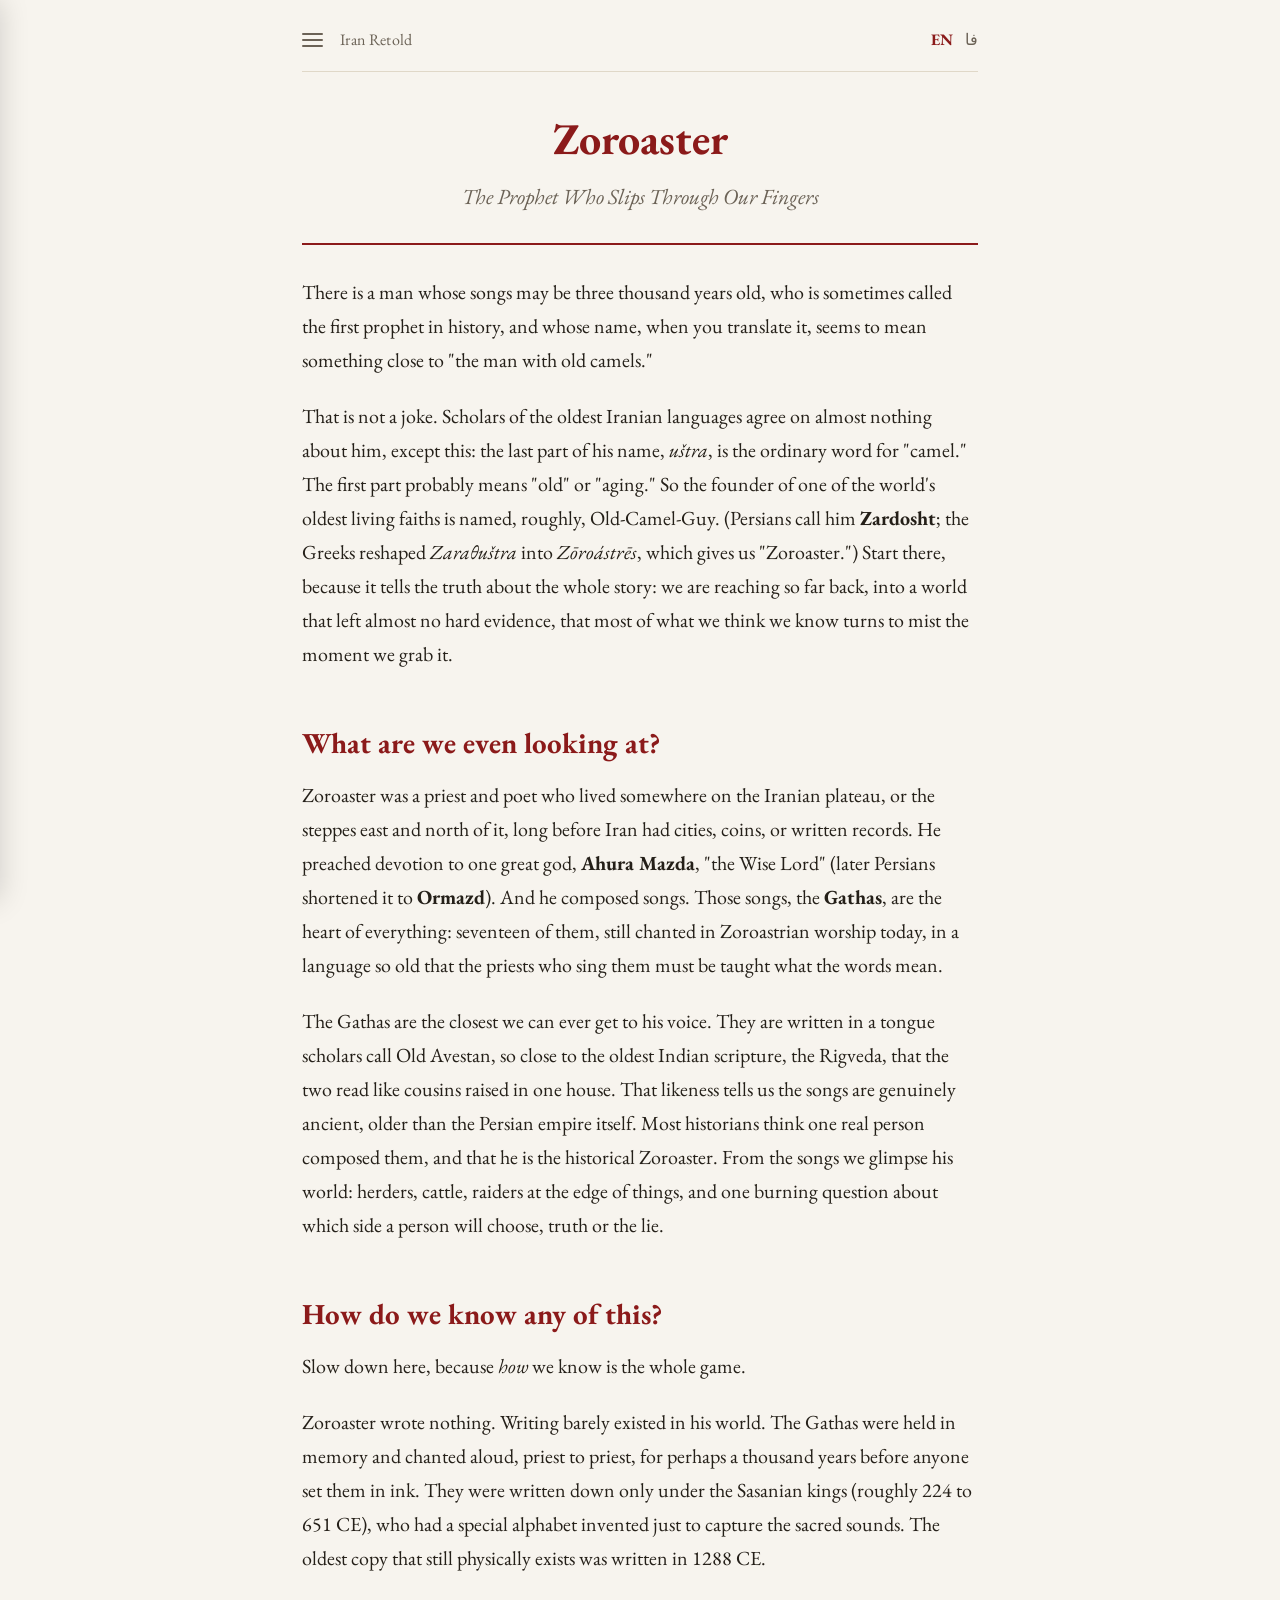
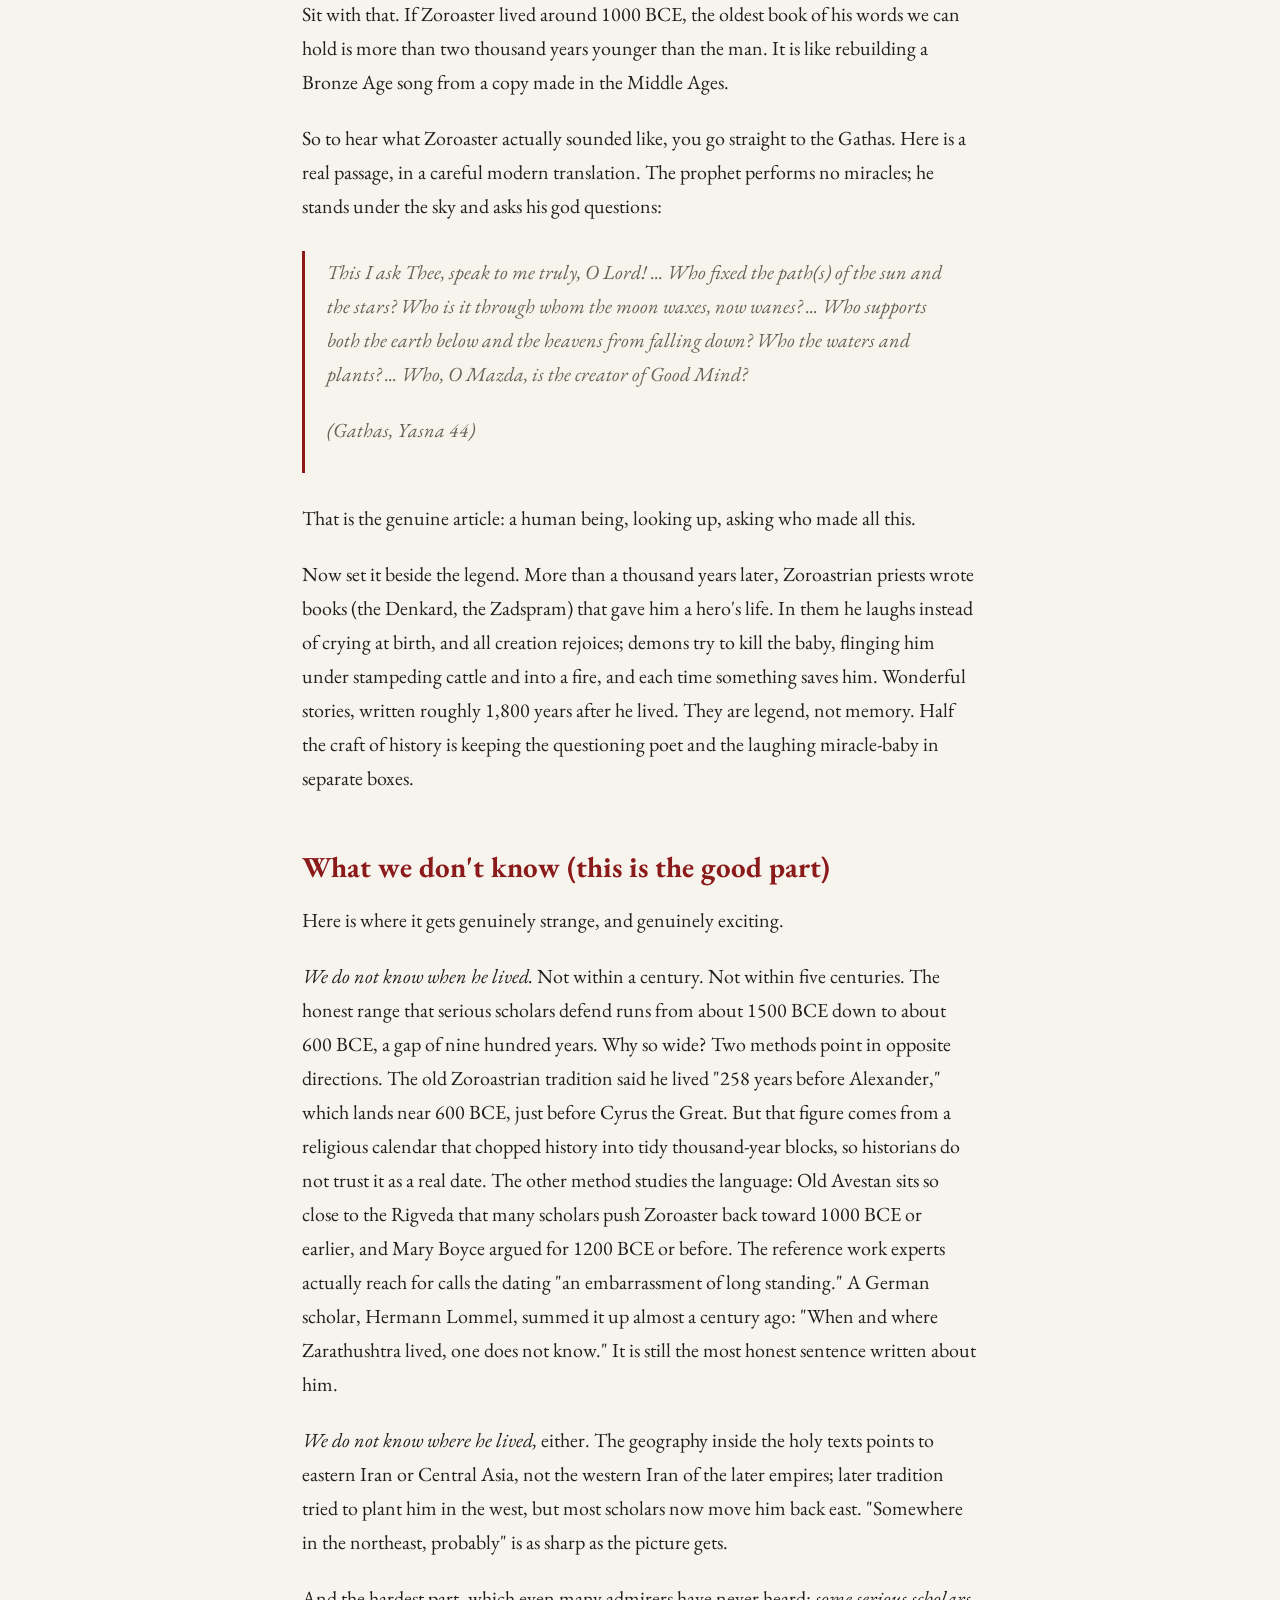
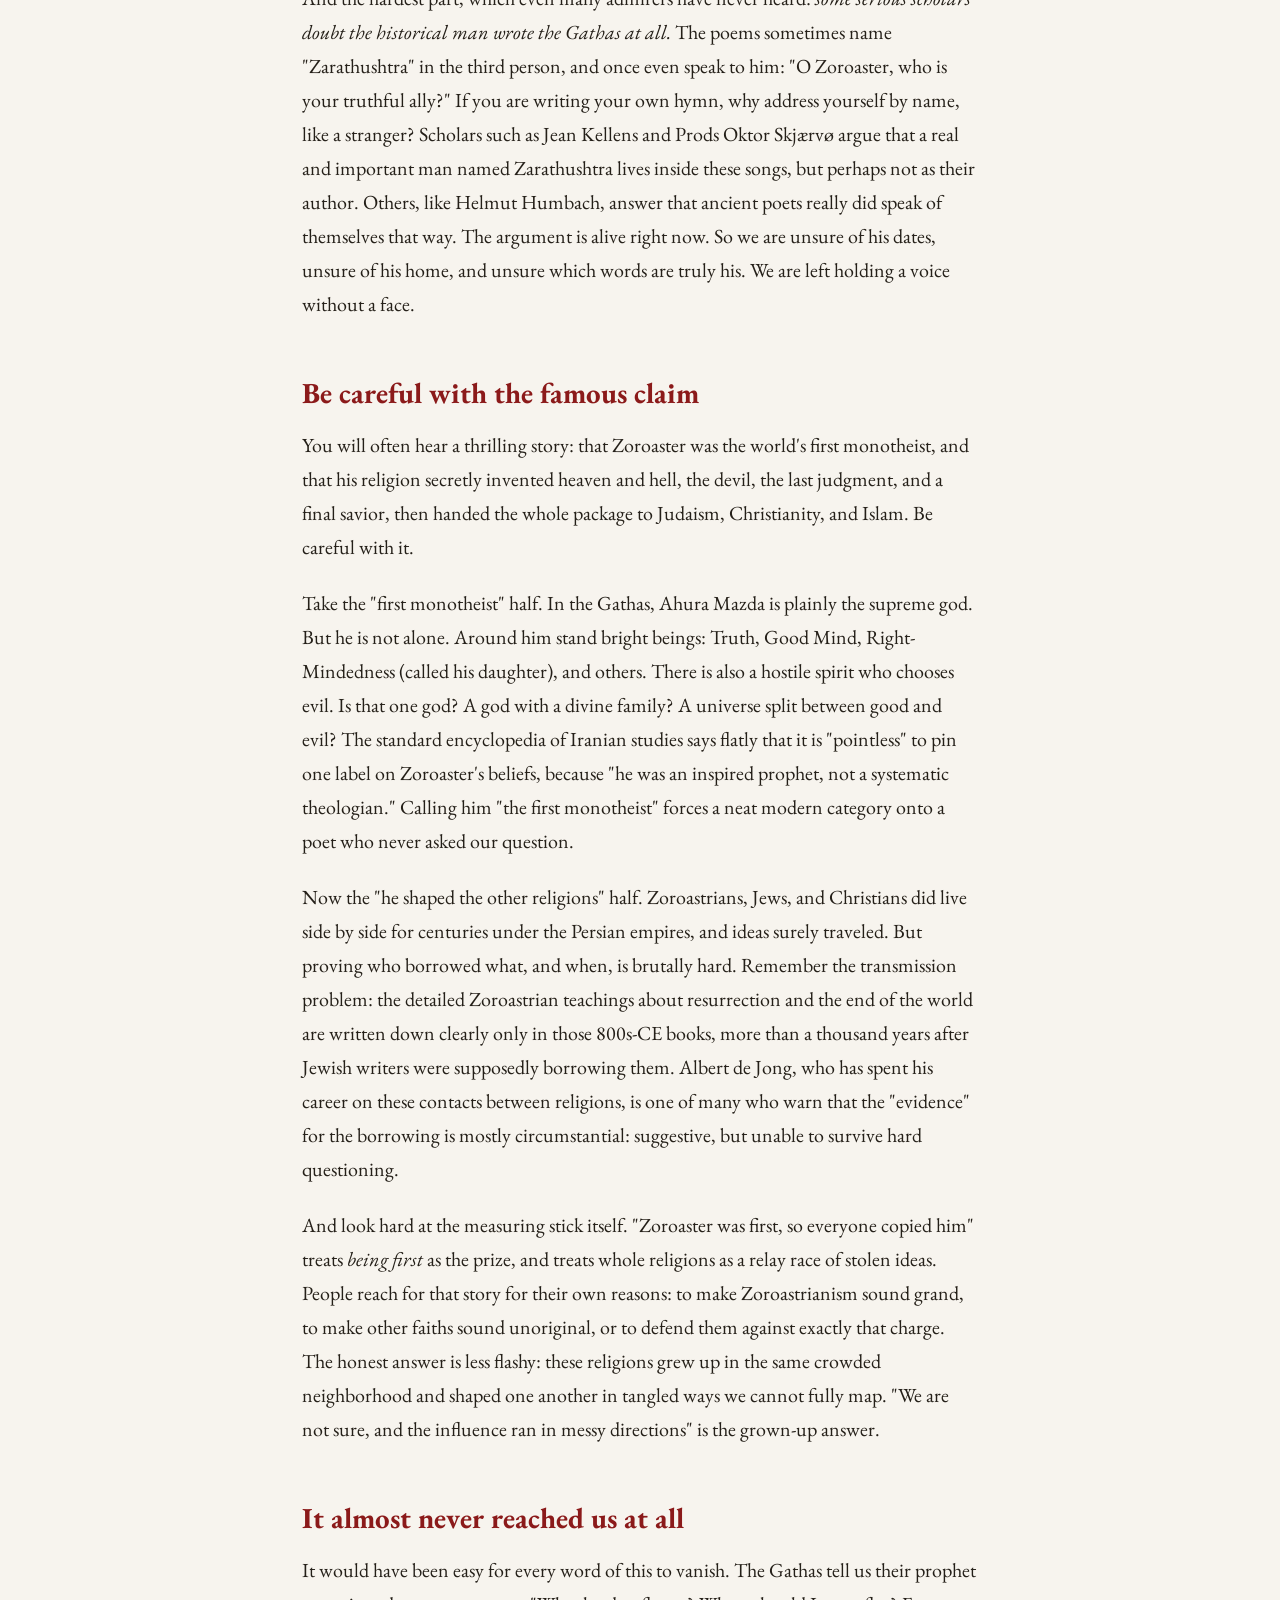
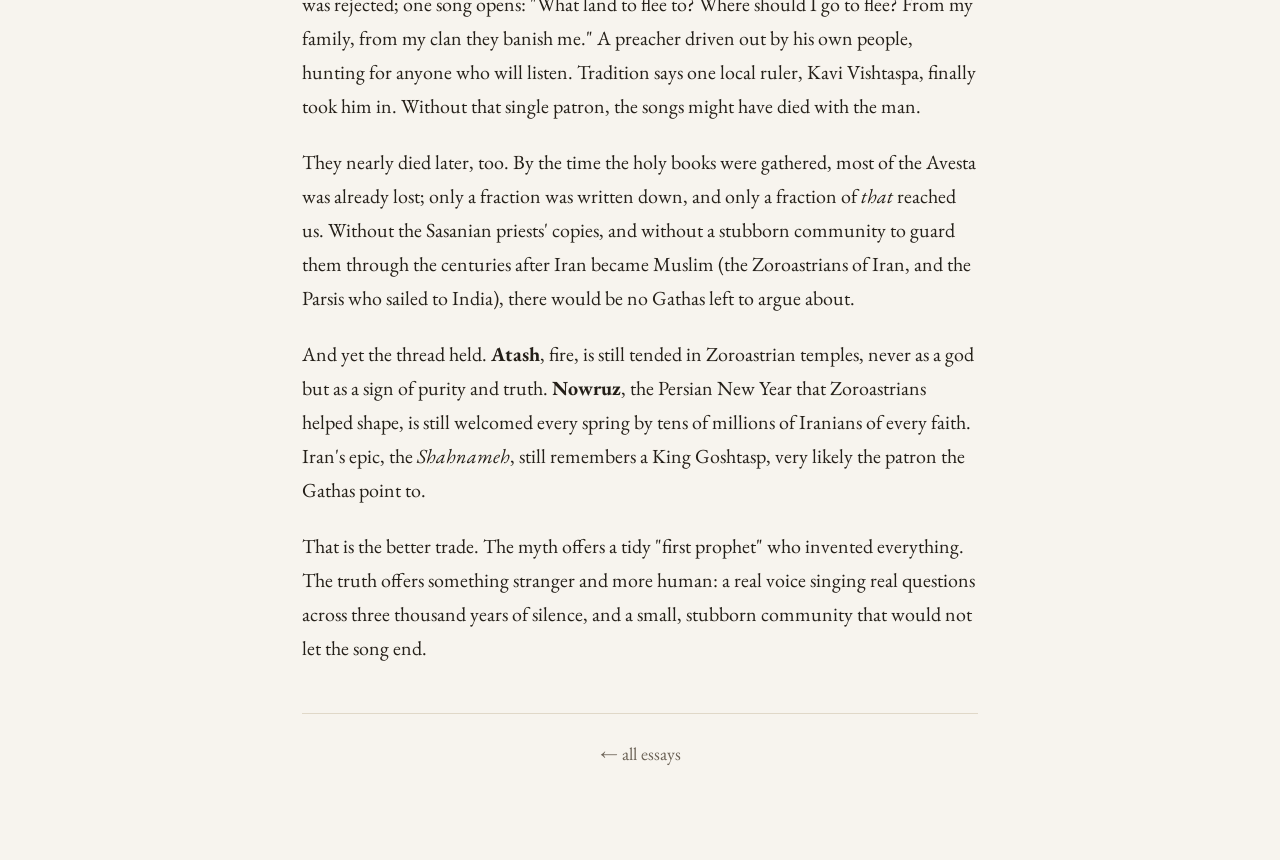
<file: en/essays/zoroaster.html>
<!doctype html><html lang="en" dir="ltr"><head><meta charset="utf-8"><meta name="viewport" content="width=device-width, initial-scale=1"><title>Zoroaster · Iran Retold</title><link rel="preconnect" href="https://fonts.googleapis.com"><link rel="preconnect" href="https://fonts.gstatic.com" crossorigin><link href="https://fonts.googleapis.com/css2?family=EB+Garamond:ital@0;1&family=Vazirmatn:wght@300;400;500;700;800&display=swap" rel="stylesheet"><link rel="icon" href="/assets/favicon.ico" sizes="any"><link rel="icon" type="image/png" sizes="32x32" href="/assets/favicon-32.png"><link rel="apple-touch-icon" href="/assets/favicon-180.png"><link rel="stylesheet" href="/assets/main.css"></head><body><input type="checkbox" id="toc-toggle" class="toc-toggle" hidden><label class="toc-overlay" for="toc-toggle" aria-hidden="true"></label><aside class="toc-panel" aria-label="Table of contents"><div class="toc-head"><a class="toc-home" href="/en/">Essays</a><label class="toc-close" for="toc-toggle" title="Close" aria-label="Close">&times;</label></div><nav><ul><li><a href="/en/essays/the-mirror-in-the-sky.html">The Mirror in the Sky</a></li><li><a href="/en/essays/religions-of-iran.html">The Land That Kept Changing Its Gods</a></li><li class="current"><a href="/en/essays/zoroaster.html">Zoroaster: The Prophet Who Slips Through Our Fingers</a></li><li><a href="/en/essays/achaemenids.html">The Achaemenids: An Empire of Many Peoples</a></li><li><a href="/en/essays/how-iran-became-muslim.html">How Iran Became a Muslim Country</a></li><li><a href="/en/essays/pahlavi-era.html">Two Kings and a Stolen Throne: The Pahlavi Era</a></li></ul></nav></aside><div class="wrap"><nav class="topbar"><div class="bar-left"><label class="toc-btn" for="toc-toggle" title="Table of contents" aria-label="Table of contents"><span></span><span></span><span></span></label><a class="brand" href="/en/">Iran Retold</a></div><span class="langs"><span class="cur">EN</span><a href='/fa/essays/zoroaster.html'>فا</a></span></nav><article class="essay"><header class="title-block"><h1>Zoroaster</h1><p class="subtitle">The Prophet Who Slips Through Our Fingers</p></header><p>There is a man whose songs may be three thousand years old, who is sometimes called the first prophet in history, and whose name, when you translate it, seems to mean something close to "the man with old camels."</p>
<p>That is not a joke. Scholars of the oldest Iranian languages agree on almost nothing about him, except this: the last part of his name, <em>uštra</em>, is the ordinary word for "camel." The first part probably means "old" or "aging." So the founder of one of the world's oldest living faiths is named, roughly, Old-Camel-Guy. (Persians call him <strong>Zardosht</strong>; the Greeks reshaped <em>Zaraθuštra</em> into <em>Zōroástrēs</em>, which gives us "Zoroaster.") Start there, because it tells the truth about the whole story: we are reaching so far back, into a world that left almost no hard evidence, that most of what we think we know turns to mist the moment we grab it.</p>
<h2>What are we even looking at?</h2>
<p>Zoroaster was a priest and poet who lived somewhere on the Iranian plateau, or the steppes east and north of it, long before Iran had cities, coins, or written records. He preached devotion to one great god, <strong>Ahura Mazda</strong>, "the Wise Lord" (later Persians shortened it to <strong>Ormazd</strong>). And he composed songs. Those songs, the <strong>Gathas</strong>, are the heart of everything: seventeen of them, still chanted in Zoroastrian worship today, in a language so old that the priests who sing them must be taught what the words mean.</p>
<p>The Gathas are the closest we can ever get to his voice. They are written in a tongue scholars call Old Avestan, so close to the oldest Indian scripture, the Rigveda, that the two read like cousins raised in one house. That likeness tells us the songs are genuinely ancient, older than the Persian empire itself. Most historians think one real person composed them, and that he is the historical Zoroaster. From the songs we glimpse his world: herders, cattle, raiders at the edge of things, and one burning question about which side a person will choose, truth or the lie.</p>
<h2>How do we know any of this?</h2>
<p>Slow down here, because <em>how</em> we know is the whole game.</p>
<p>Zoroaster wrote nothing. Writing barely existed in his world. The Gathas were held in memory and chanted aloud, priest to priest, for perhaps a thousand years before anyone set them in ink. They were written down only under the Sasanian kings (roughly 224 to 651 CE), who had a special alphabet invented just to capture the sacred sounds. The oldest copy that still physically exists was written in 1288 CE.</p>
<p>Sit with that. If Zoroaster lived around 1000 BCE, the oldest book of his words we can hold is more than two thousand years younger than the man. It is like rebuilding a Bronze Age song from a copy made in the Middle Ages.</p>
<p>So to hear what Zoroaster actually sounded like, you go straight to the Gathas. Here is a real passage, in a careful modern translation. The prophet performs no miracles; he stands under the sky and asks his god questions:</p>
<blockquote>
<p>This I ask Thee, speak to me truly, O Lord! ...
Who fixed the path(s) of the sun and the stars?
Who is it through whom the moon waxes, now wanes? ...
Who supports both the earth below and the heavens from falling down?
Who the waters and plants? ...
Who, O Mazda, is the creator of Good Mind?</p>
<p><em>(Gathas, Yasna 44)</em></p>
</blockquote>
<p>That is the genuine article: a human being, looking up, asking who made all this.</p>
<p>Now set it beside the legend. More than a thousand years later, Zoroastrian priests wrote books (the Denkard, the Zadspram) that gave him a hero's life. In them he laughs instead of crying at birth, and all creation rejoices; demons try to kill the baby, flinging him under stampeding cattle and into a fire, and each time something saves him. Wonderful stories, written roughly 1,800 years after he lived. They are legend, not memory. Half the craft of history is keeping the questioning poet and the laughing miracle-baby in separate boxes.</p>
<h2>What we don't know (this is the good part)</h2>
<p>Here is where it gets genuinely strange, and genuinely exciting.</p>
<p><em>We do not know when he lived.</em> Not within a century. Not within five centuries. The honest range that serious scholars defend runs from about 1500 BCE down to about 600 BCE, a gap of nine hundred years. Why so wide? Two methods point in opposite directions. The old Zoroastrian tradition said he lived "258 years before Alexander," which lands near 600 BCE, just before Cyrus the Great. But that figure comes from a religious calendar that chopped history into tidy thousand-year blocks, so historians do not trust it as a real date. The other method studies the language: Old Avestan sits so close to the Rigveda that many scholars push Zoroaster back toward 1000 BCE or earlier, and Mary Boyce argued for 1200 BCE or before. The reference work experts actually reach for calls the dating "an embarrassment of long standing." A German scholar, Hermann Lommel, summed it up almost a century ago: "When and where Zarathushtra lived, one does not know." It is still the most honest sentence written about him.</p>
<p><em>We do not know where he lived,</em> either. The geography inside the holy texts points to eastern Iran or Central Asia, not the western Iran of the later empires; later tradition tried to plant him in the west, but most scholars now move him back east. "Somewhere in the northeast, probably" is as sharp as the picture gets.</p>
<p>And the hardest part, which even many admirers have never heard: <em>some serious scholars doubt the historical man wrote the Gathas at all.</em> The poems sometimes name "Zarathushtra" in the third person, and once even speak to him: "O Zoroaster, who is your truthful ally?" If you are writing your own hymn, why address yourself by name, like a stranger? Scholars such as Jean Kellens and Prods Oktor Skjærvø argue that a real and important man named Zarathushtra lives inside these songs, but perhaps not as their author. Others, like Helmut Humbach, answer that ancient poets really did speak of themselves that way. The argument is alive right now. So we are unsure of his dates, unsure of his home, and unsure which words are truly his. We are left holding a voice without a face.</p>
<h2>Be careful with the famous claim</h2>
<p>You will often hear a thrilling story: that Zoroaster was the world's first monotheist, and that his religion secretly invented heaven and hell, the devil, the last judgment, and a final savior, then handed the whole package to Judaism, Christianity, and Islam. Be careful with it.</p>
<p>Take the "first monotheist" half. In the Gathas, Ahura Mazda is plainly the supreme god. But he is not alone. Around him stand bright beings: Truth, Good Mind, Right-Mindedness (called his daughter), and others. There is also a hostile spirit who chooses evil. Is that one god? A god with a divine family? A universe split between good and evil? The standard encyclopedia of Iranian studies says flatly that it is "pointless" to pin one label on Zoroaster's beliefs, because "he was an inspired prophet, not a systematic theologian." Calling him "the first monotheist" forces a neat modern category onto a poet who never asked our question.</p>
<p>Now the "he shaped the other religions" half. Zoroastrians, Jews, and Christians did live side by side for centuries under the Persian empires, and ideas surely traveled. But proving who borrowed what, and when, is brutally hard. Remember the transmission problem: the detailed Zoroastrian teachings about resurrection and the end of the world are written down clearly only in those 800s-CE books, more than a thousand years after Jewish writers were supposedly borrowing them. Albert de Jong, who has spent his career on these contacts between religions, is one of many who warn that the "evidence" for the borrowing is mostly circumstantial: suggestive, but unable to survive hard questioning.</p>
<p>And look hard at the measuring stick itself. "Zoroaster was first, so everyone copied him" treats <em>being first</em> as the prize, and treats whole religions as a relay race of stolen ideas. People reach for that story for their own reasons: to make Zoroastrianism sound grand, to make other faiths sound unoriginal, or to defend them against exactly that charge. The honest answer is less flashy: these religions grew up in the same crowded neighborhood and shaped one another in tangled ways we cannot fully map. "We are not sure, and the influence ran in messy directions" is the grown-up answer.</p>
<h2>It almost never reached us at all</h2>
<p>It would have been easy for every word of this to vanish. The Gathas tell us their prophet was rejected; one song opens: "What land to flee to? Where should I go to flee? From my family, from my clan they banish me." A preacher driven out by his own people, hunting for anyone who will listen. Tradition says one local ruler, Kavi Vishtaspa, finally took him in. Without that single patron, the songs might have died with the man.</p>
<p>They nearly died later, too. By the time the holy books were gathered, most of the Avesta was already lost; only a fraction was written down, and only a fraction of <em>that</em> reached us. Without the Sasanian priests' copies, and without a stubborn community to guard them through the centuries after Iran became Muslim (the Zoroastrians of Iran, and the Parsis who sailed to India), there would be no Gathas left to argue about.</p>
<p>And yet the thread held. <strong>Atash</strong>, fire, is still tended in Zoroastrian temples, never as a god but as a sign of purity and truth. <strong>Nowruz</strong>, the Persian New Year that Zoroastrians helped shape, is still welcomed every spring by tens of millions of Iranians of every faith. Iran's epic, the <em>Shahnameh</em>, still remembers a King Goshtasp, very likely the patron the Gathas point to.</p>
<p>That is the better trade. The myth offers a tidy "first prophet" who invented everything. The truth offers something stranger and more human: a real voice singing real questions across three thousand years of silence, and a small, stubborn community that would not let the song end.</p></article><footer class="post-footer"><a href="/en/">← all essays</a></footer></div></body></html>
</file>
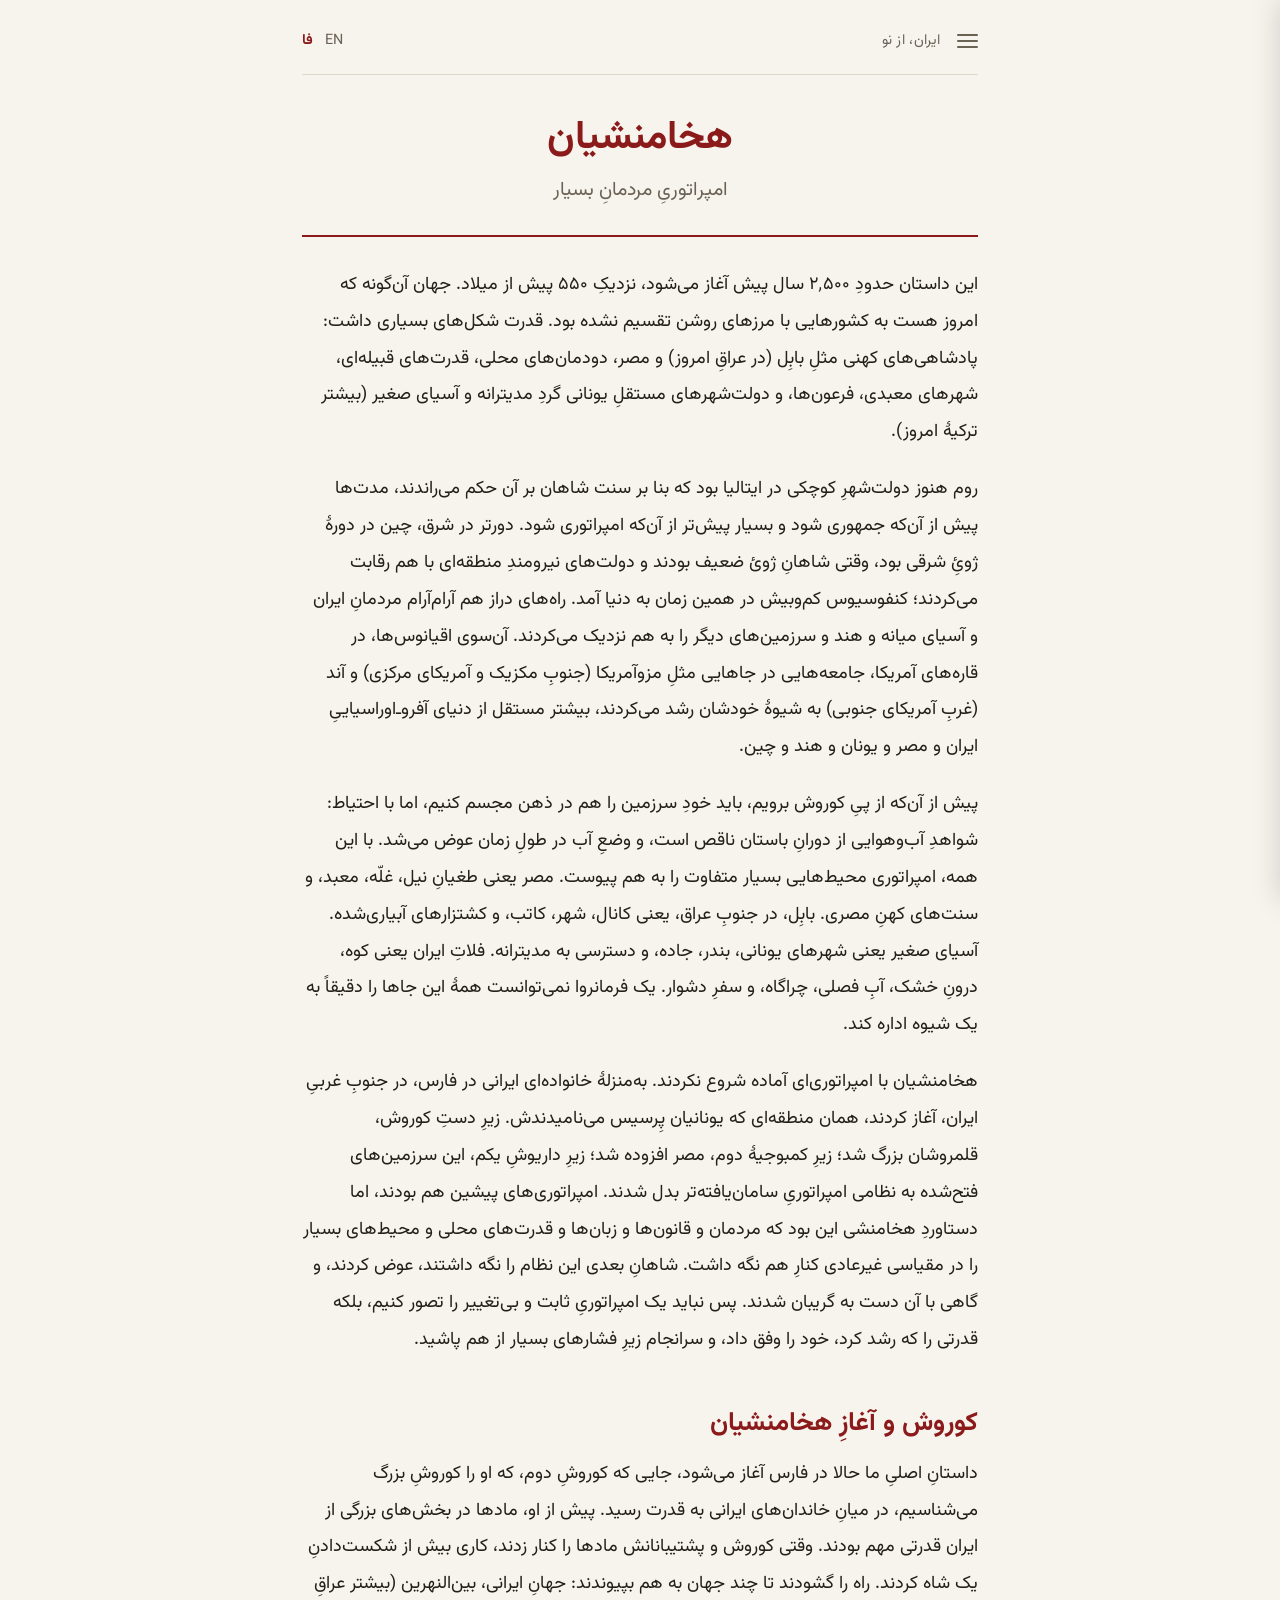
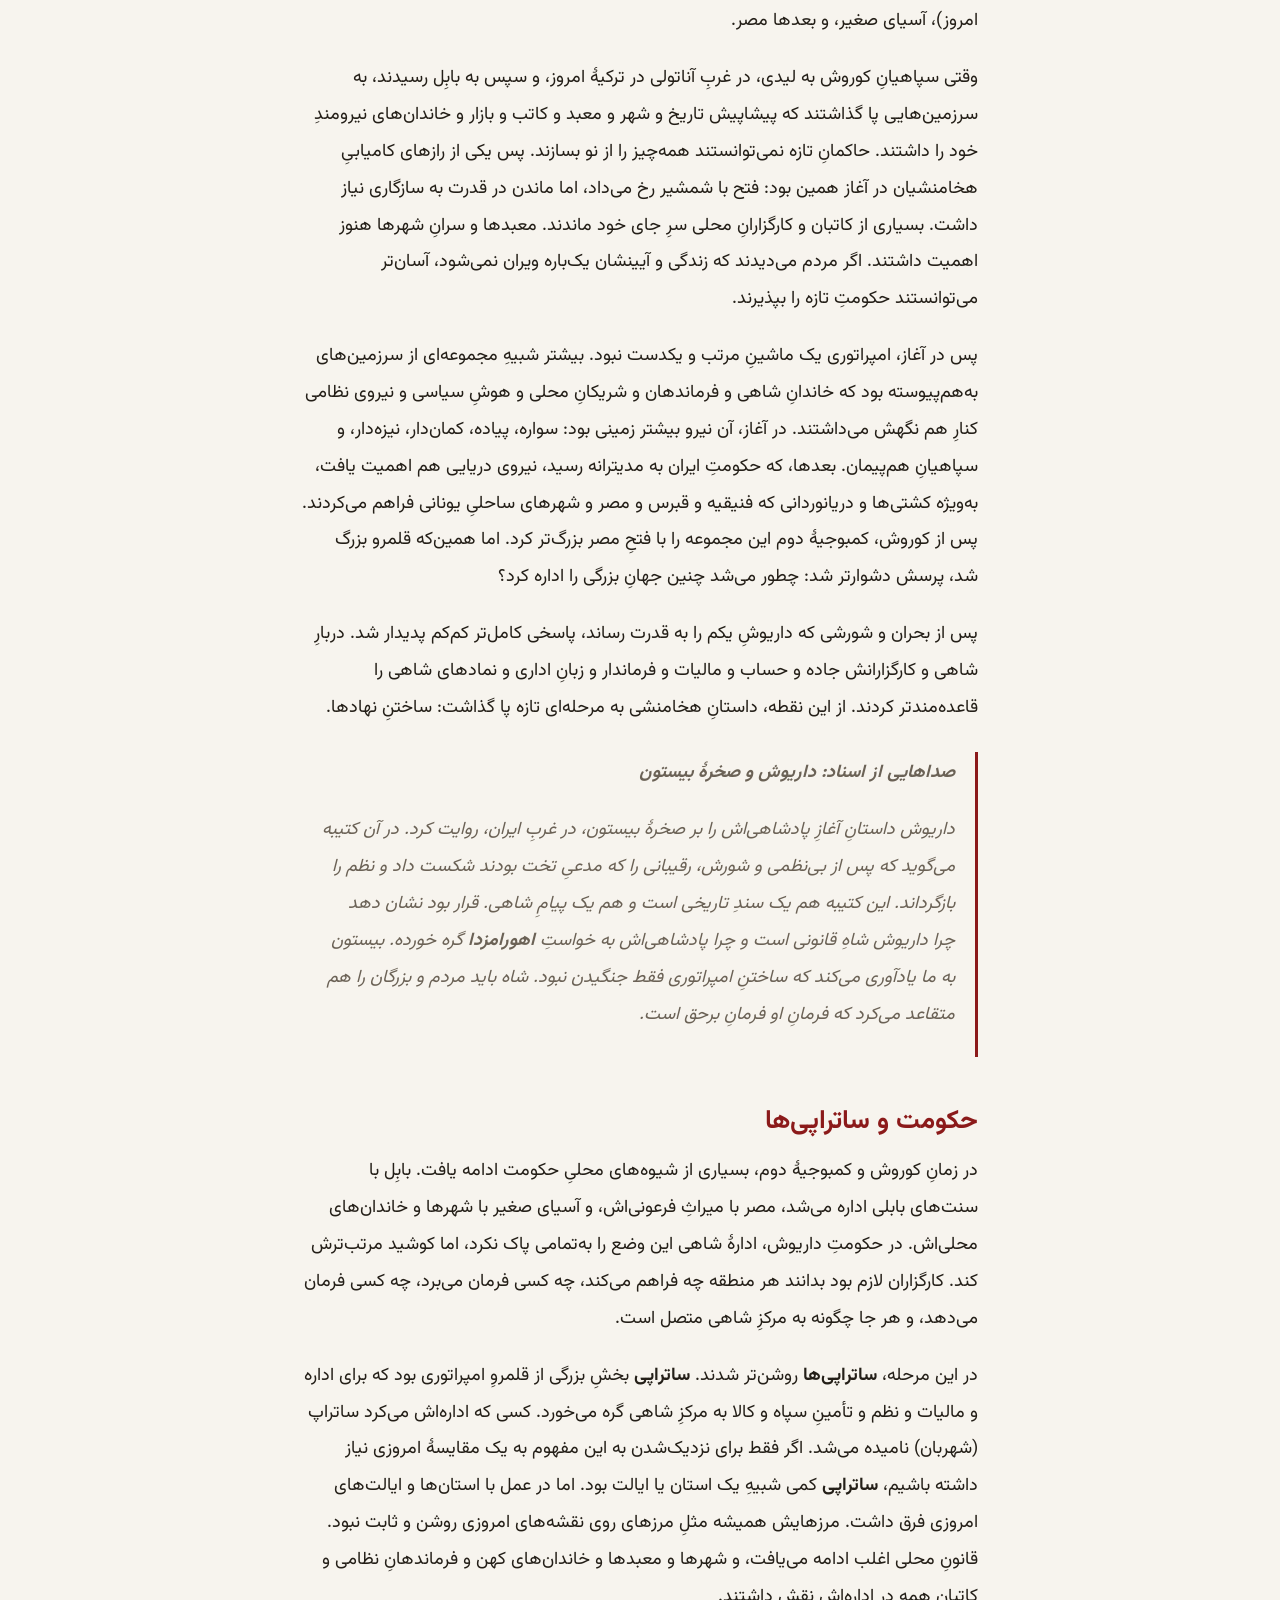
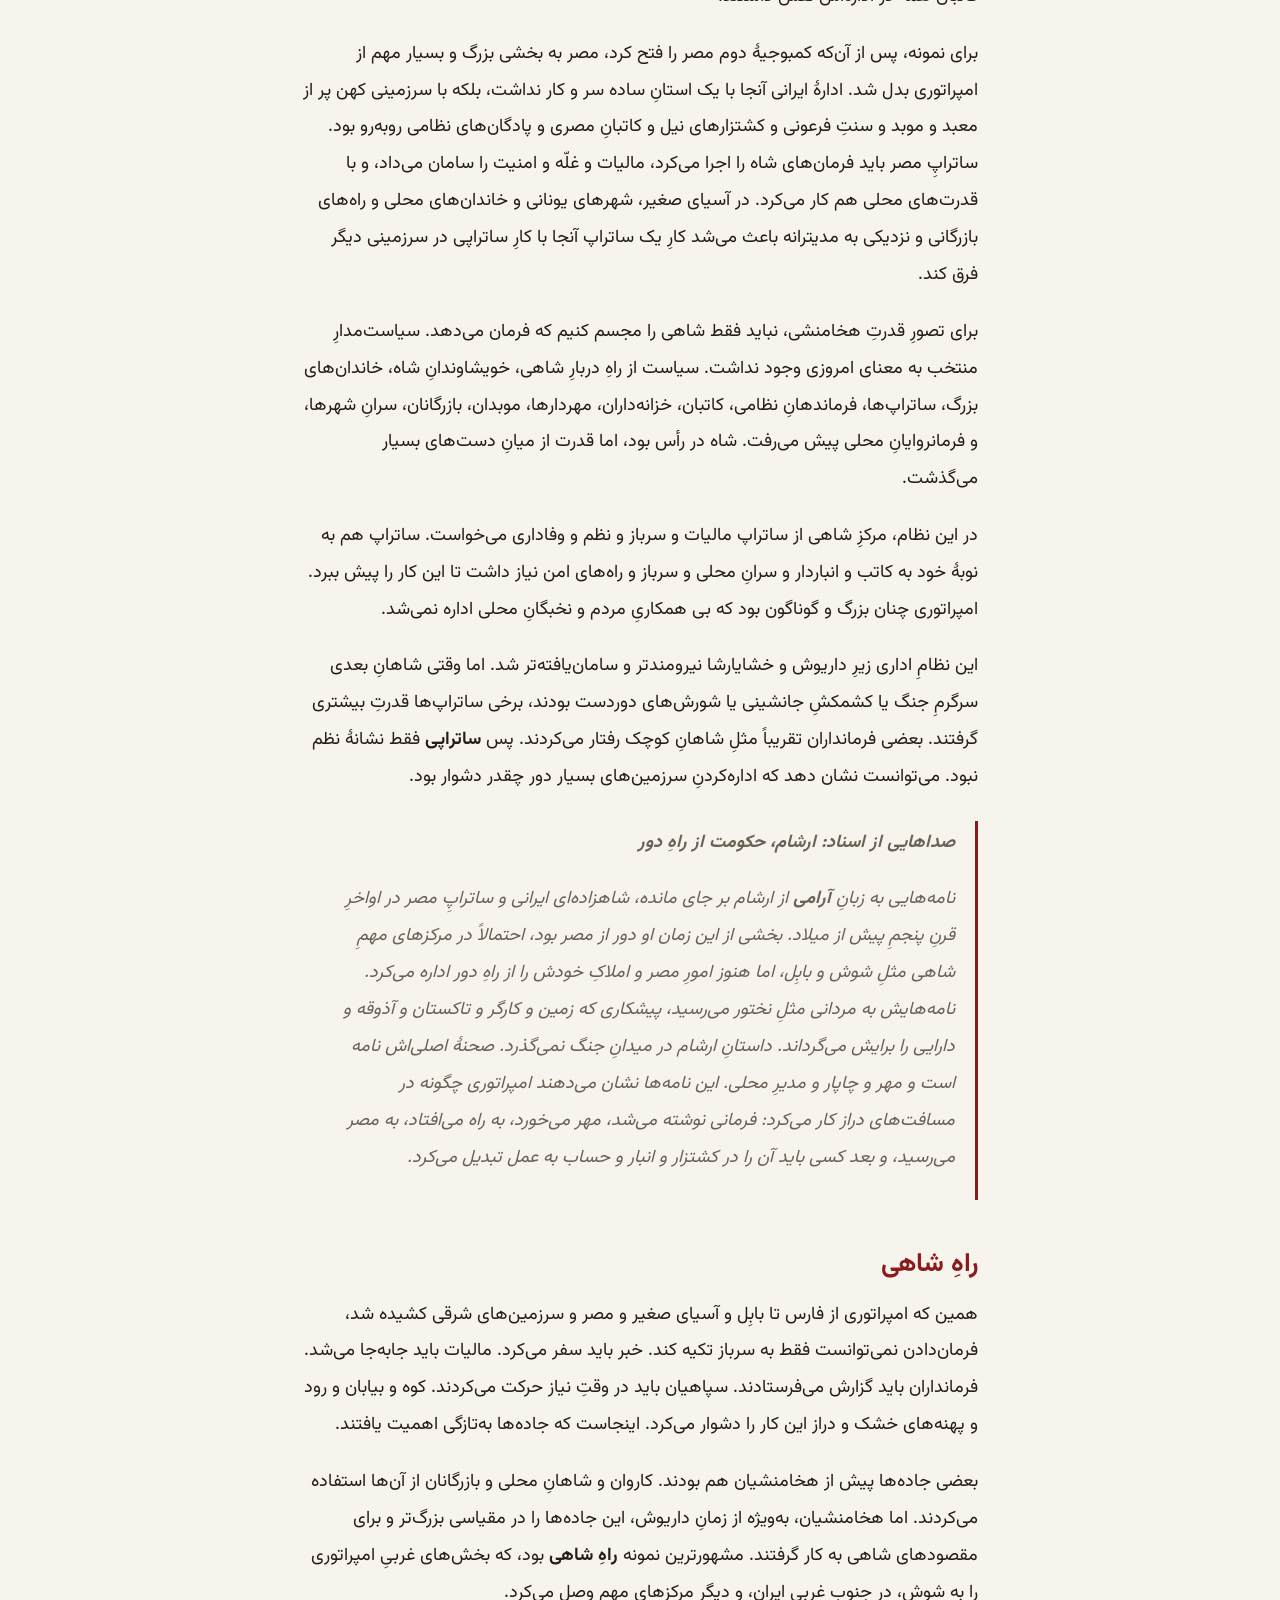
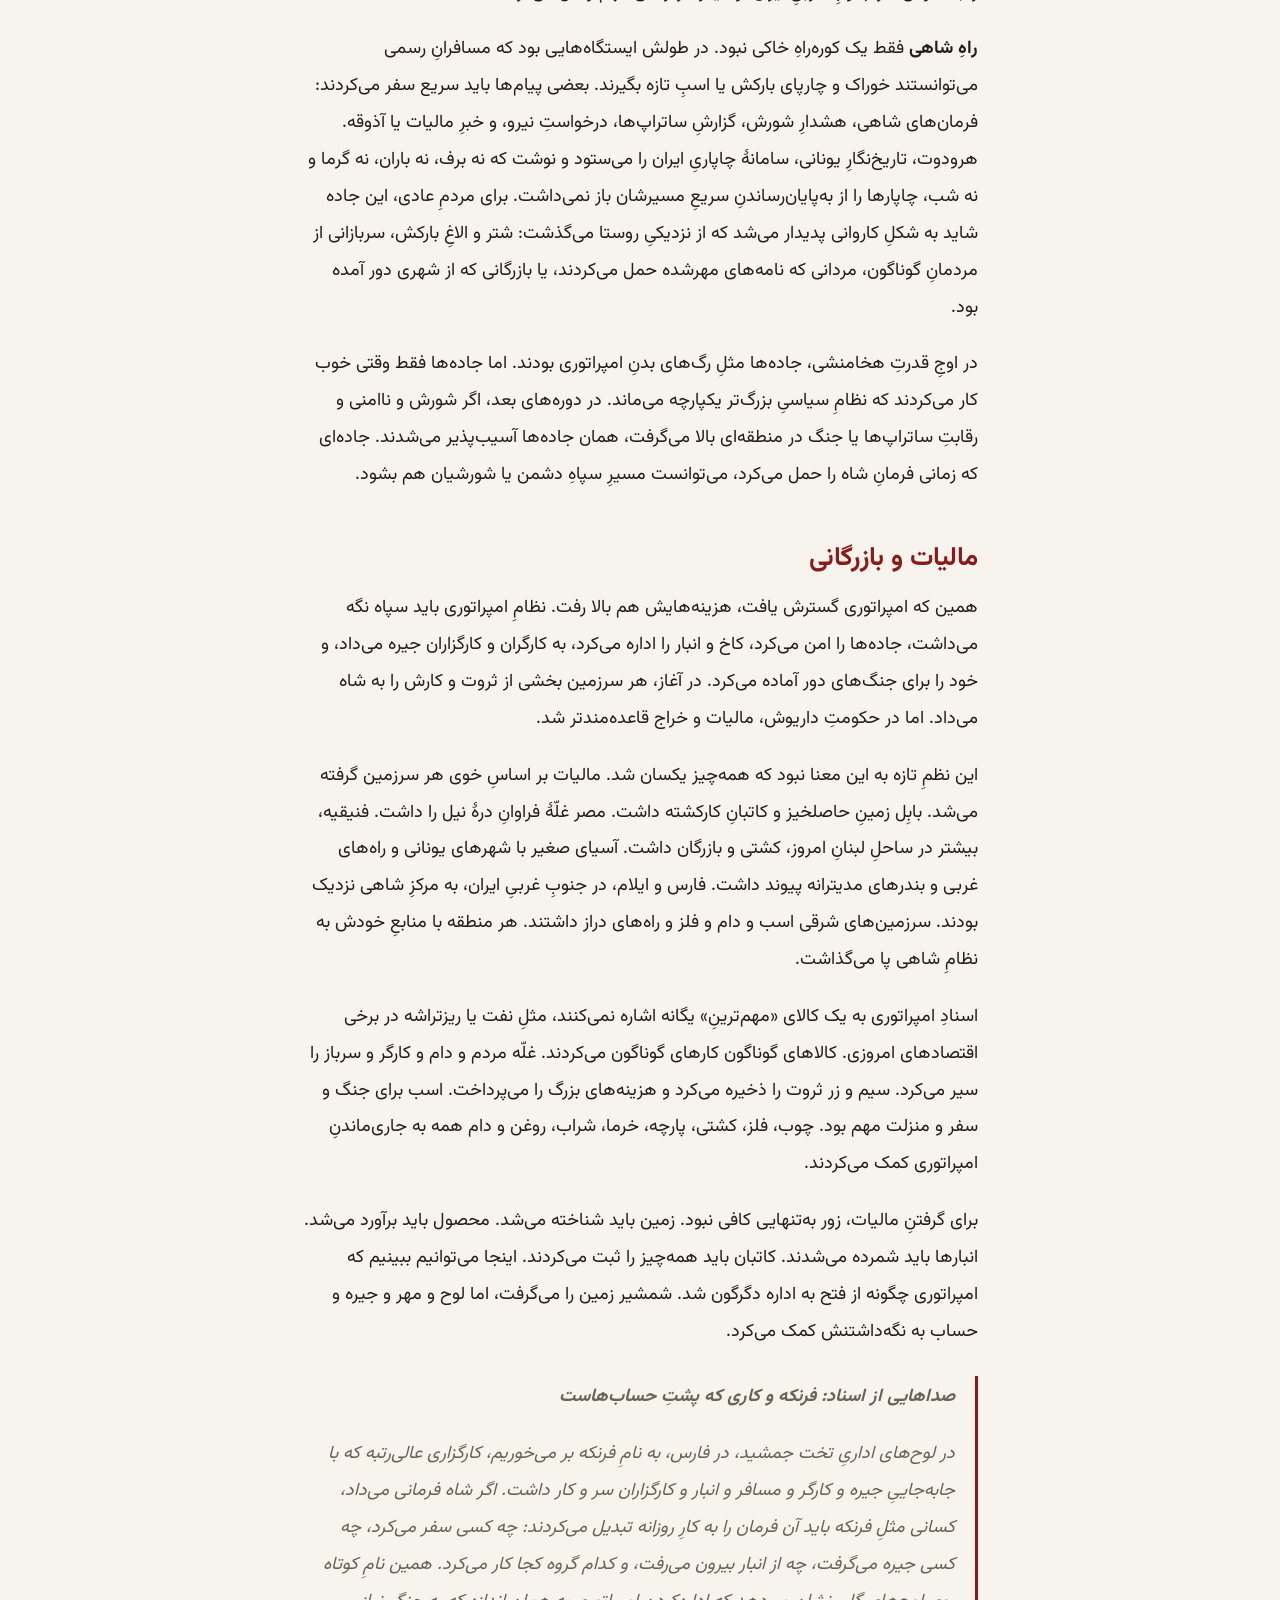
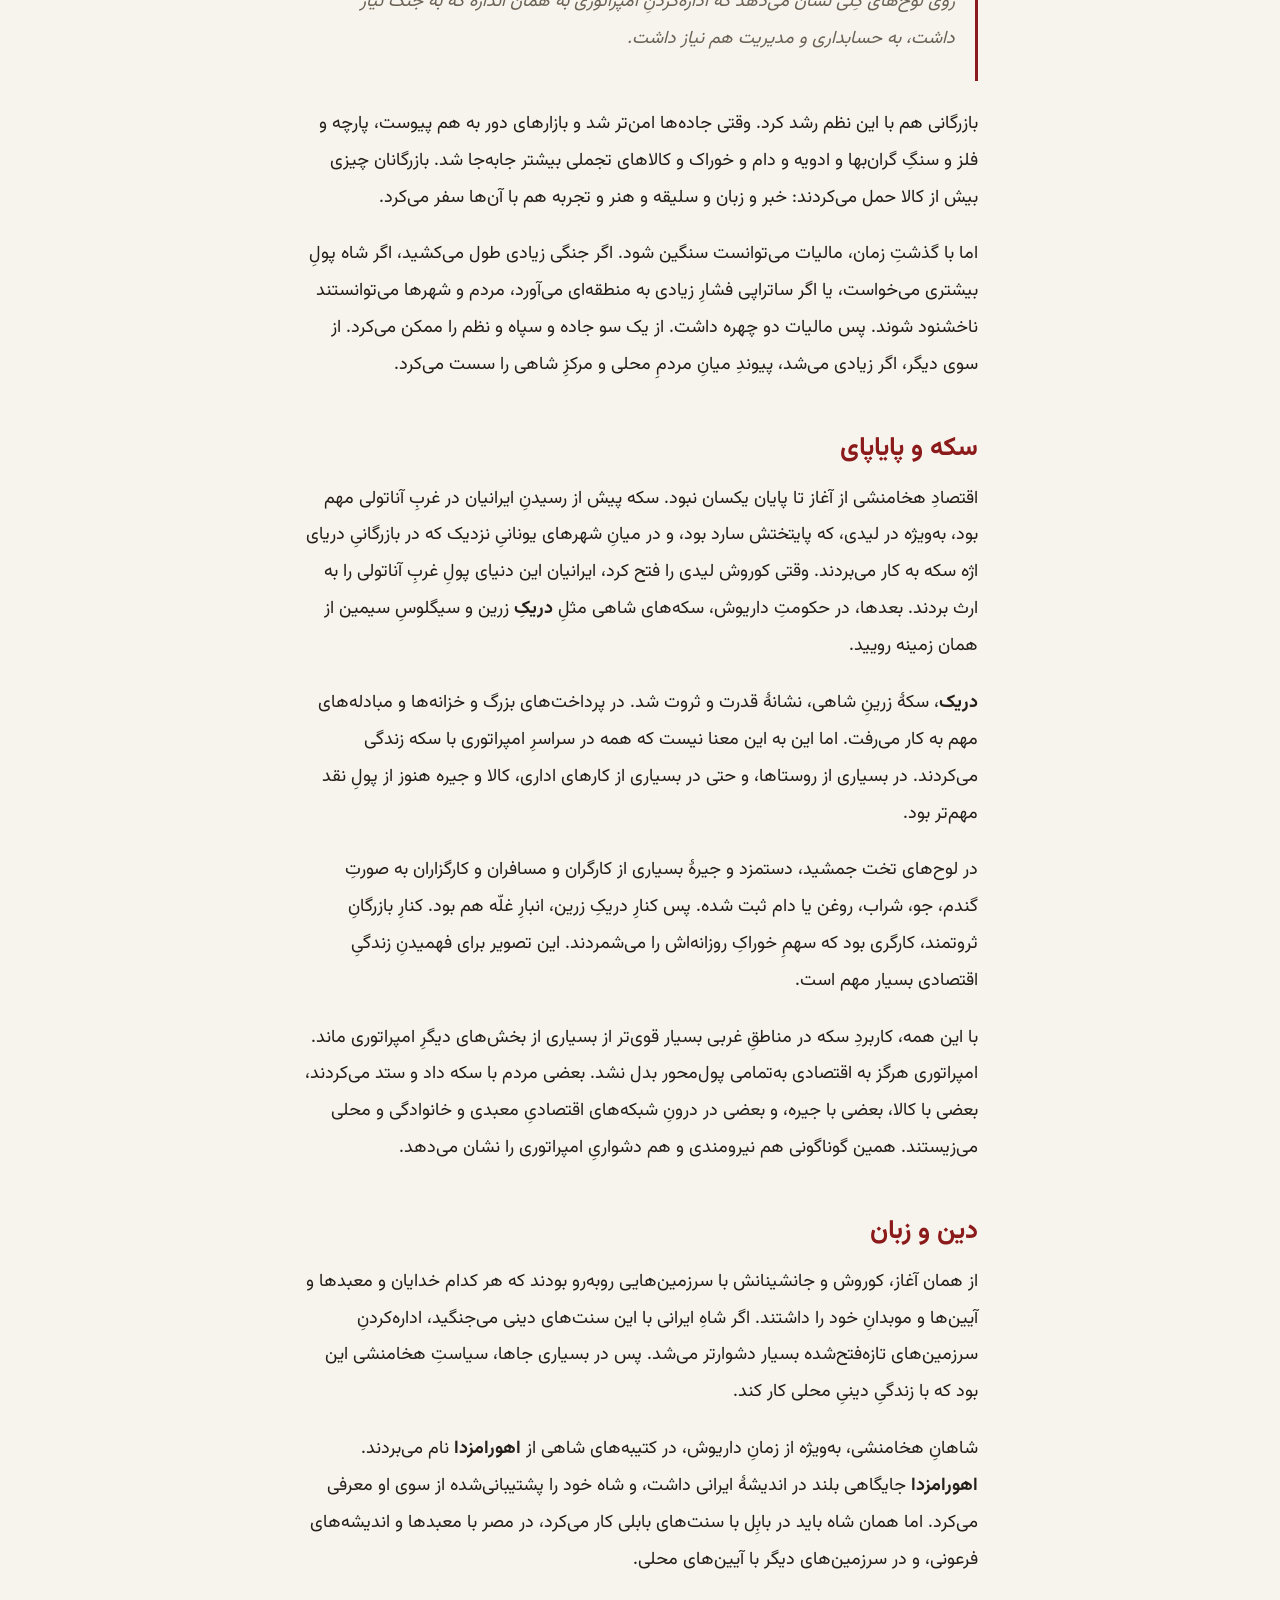
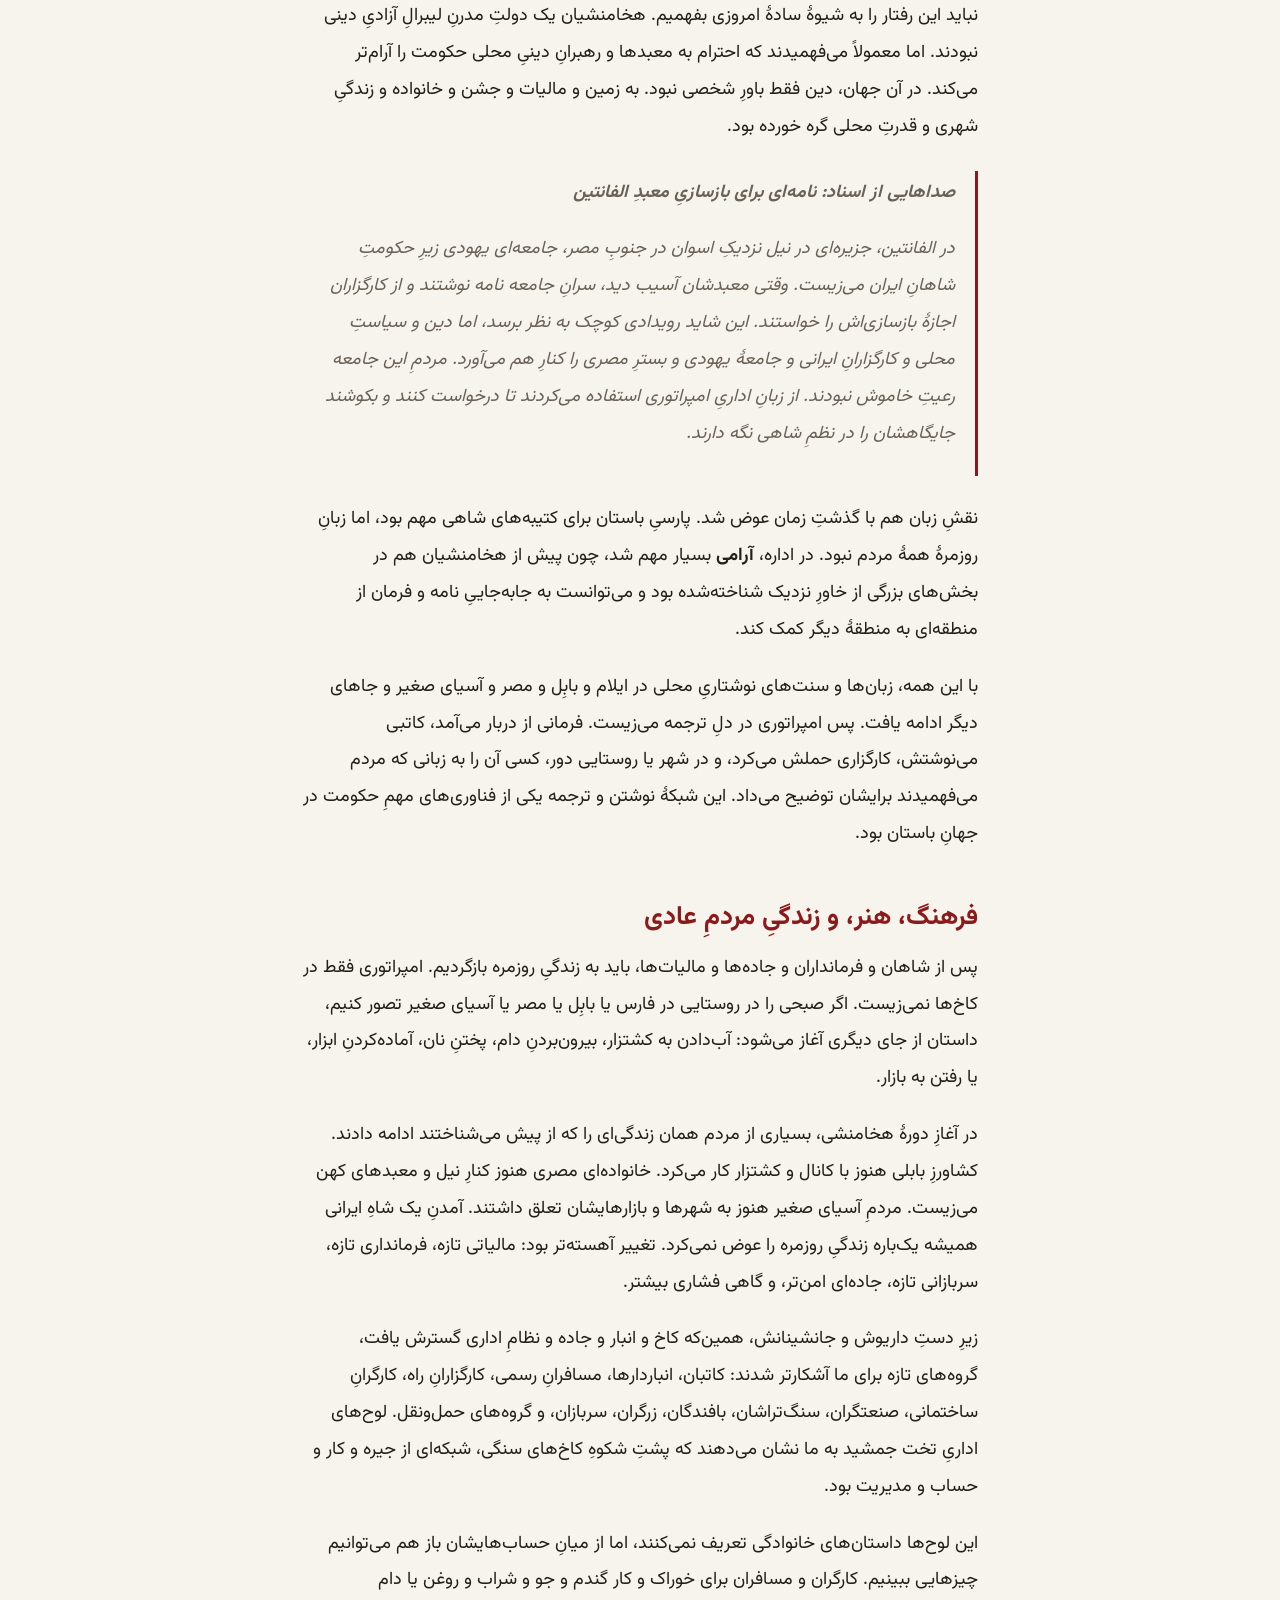
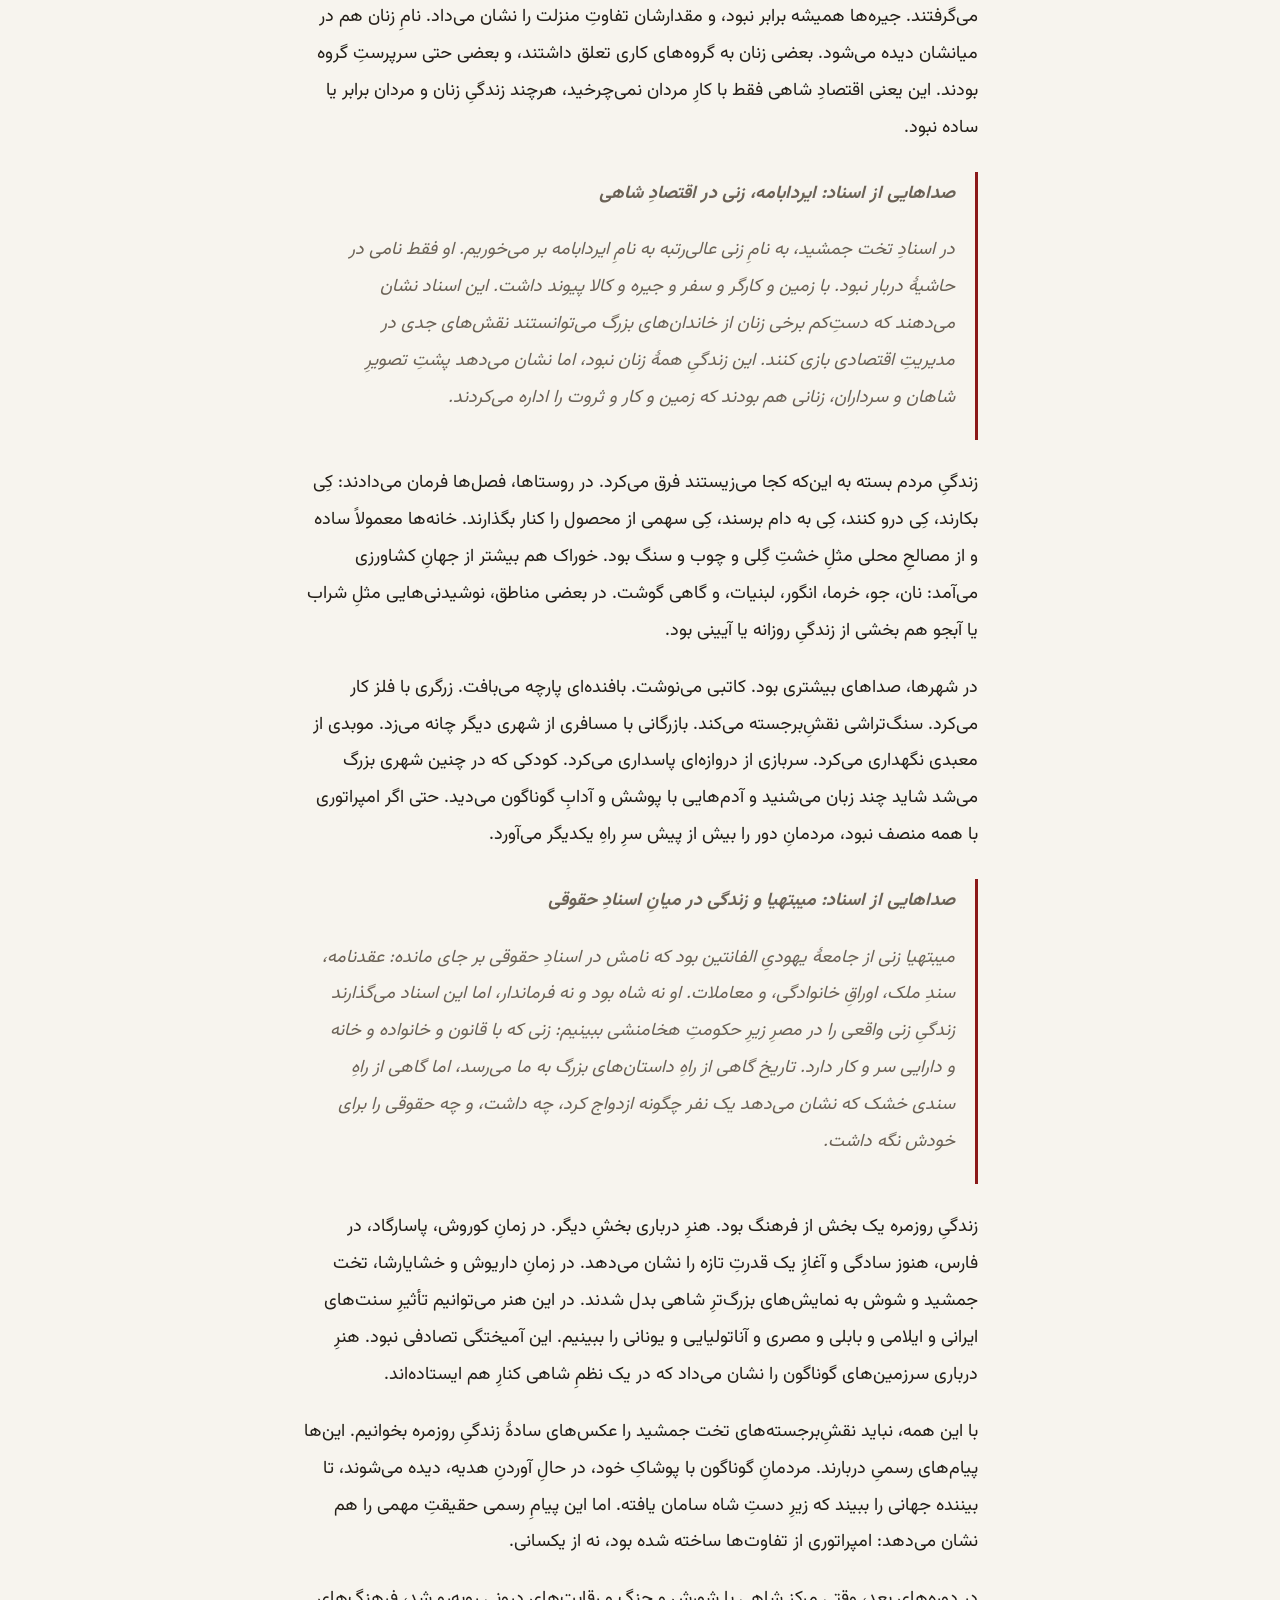
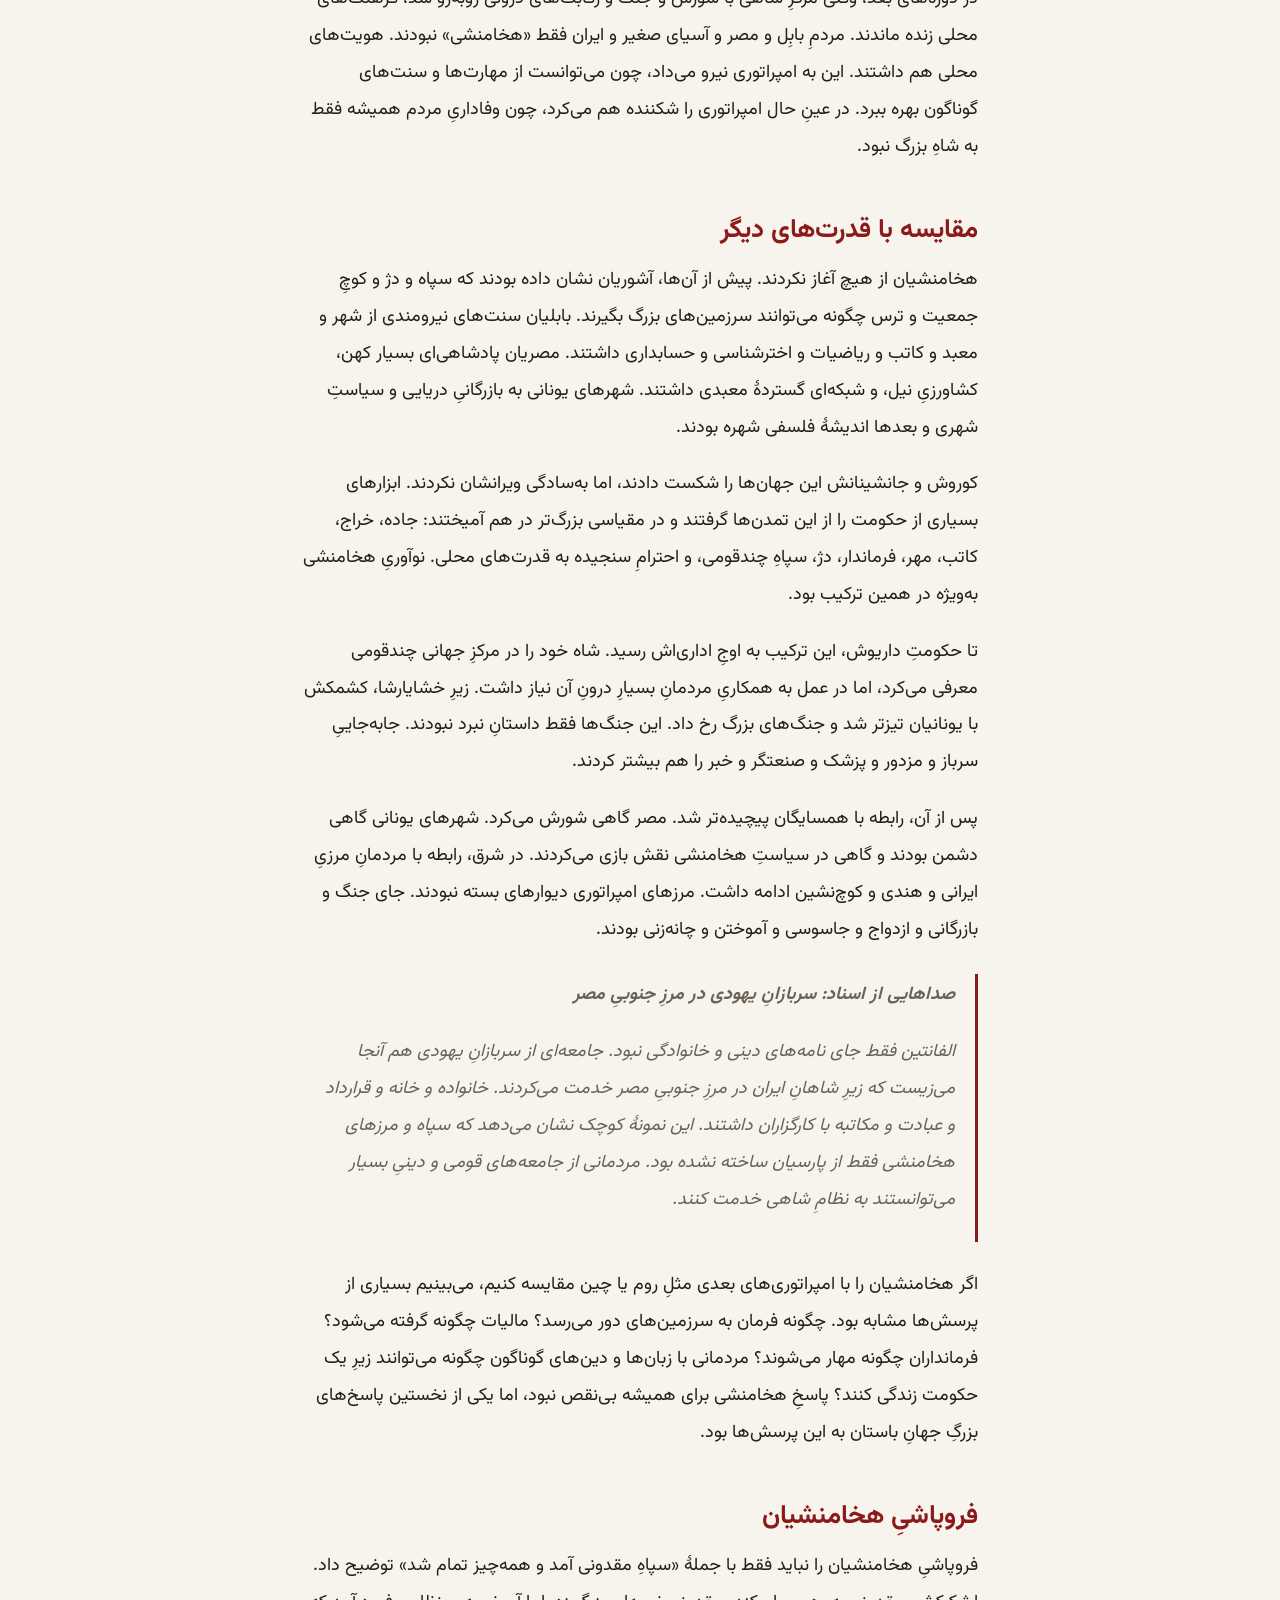
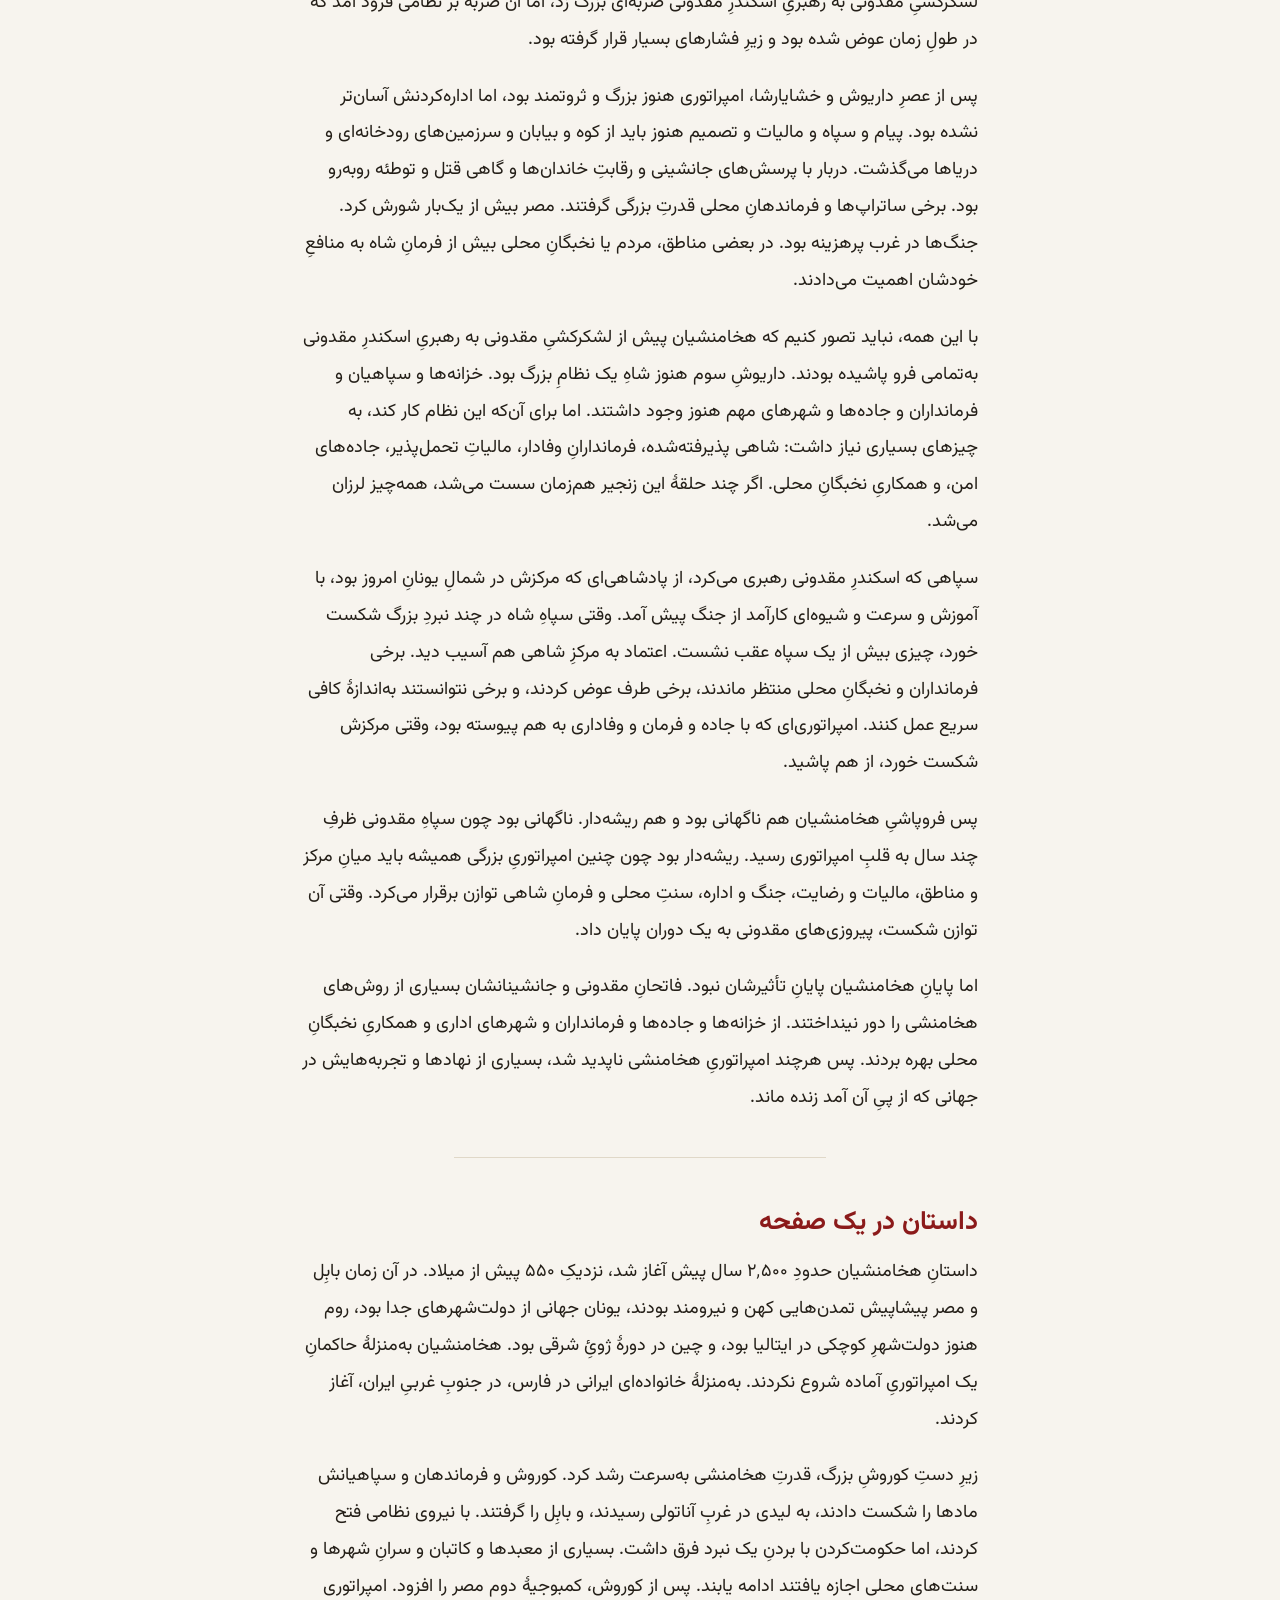
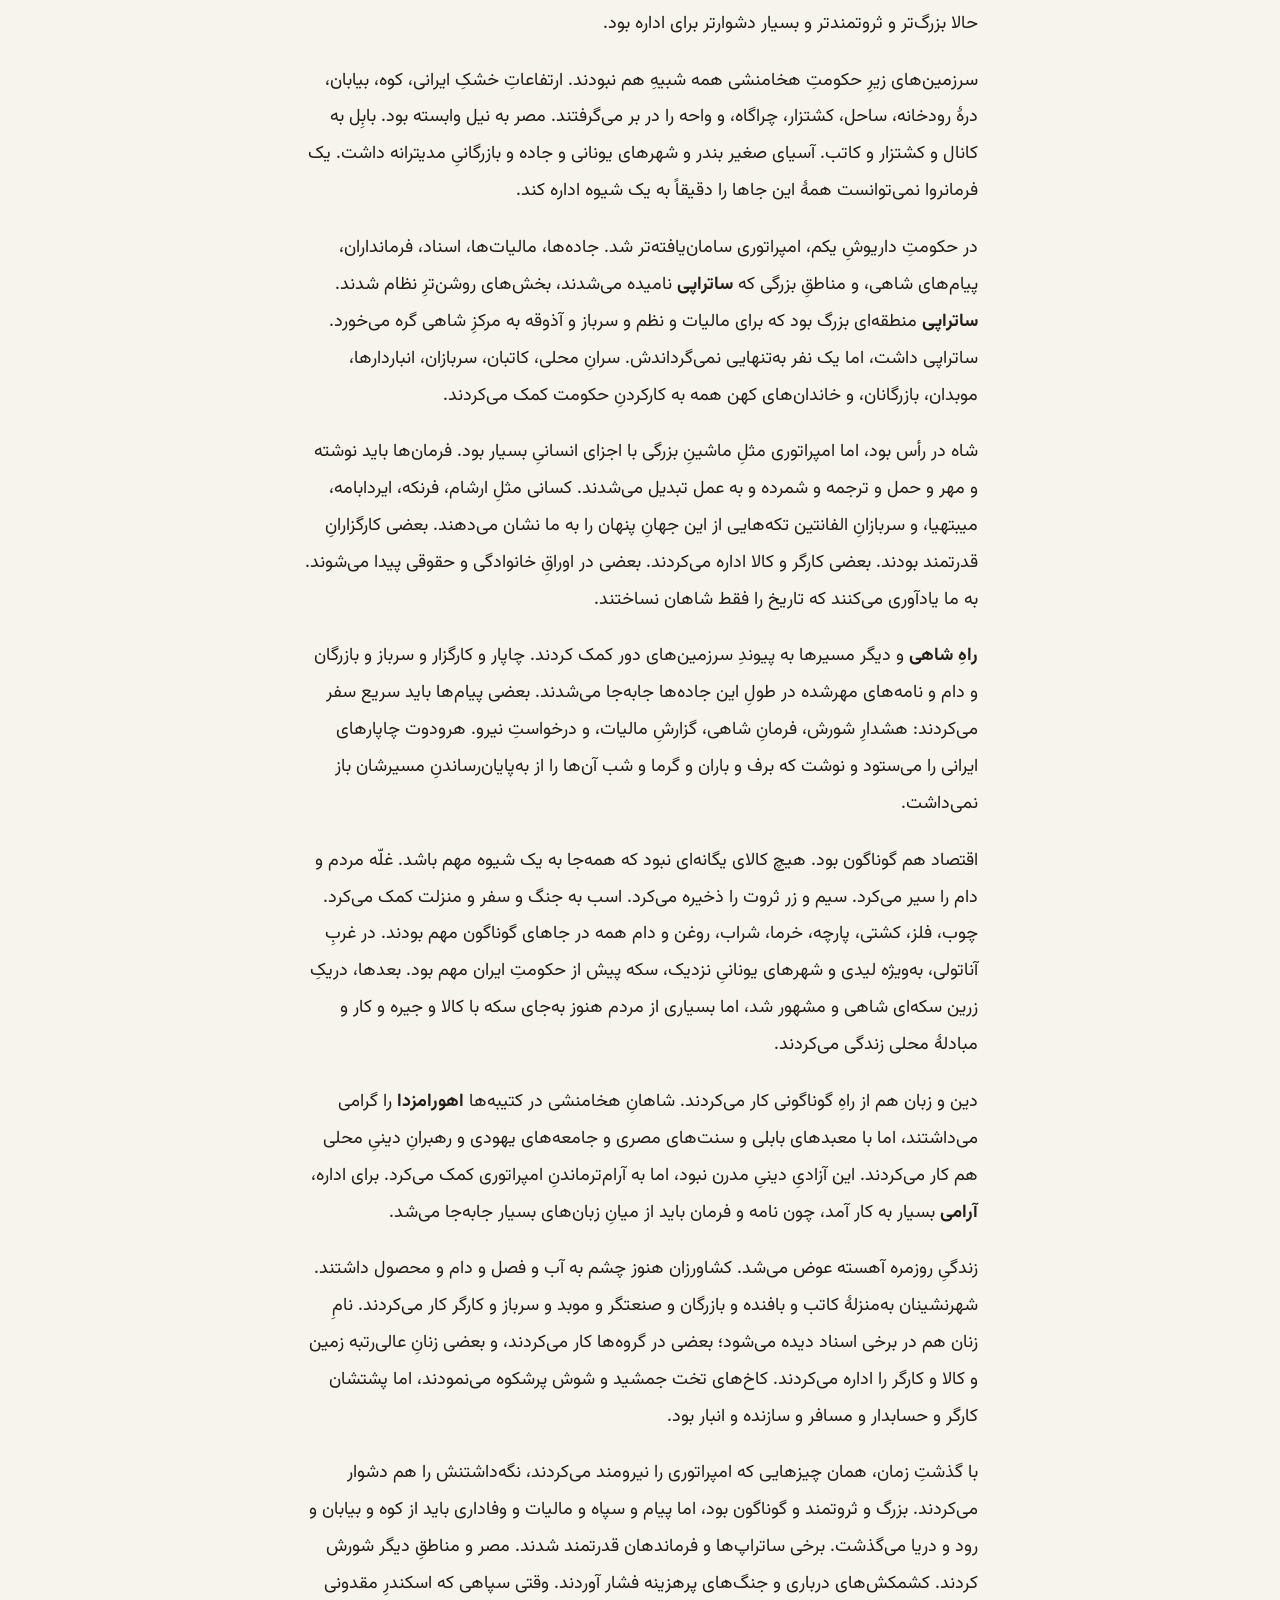
<file: fa/essays/achaemenids.html>
<!doctype html><html lang="fa" dir="rtl"><head><meta charset="utf-8"><meta name="viewport" content="width=device-width, initial-scale=1"><title>هخامنشیان · Iran Retold</title><link rel="preconnect" href="https://fonts.googleapis.com"><link rel="preconnect" href="https://fonts.gstatic.com" crossorigin><link href="https://fonts.googleapis.com/css2?family=EB+Garamond:ital@0;1&family=Vazirmatn:wght@300;400;500;700;800&display=swap" rel="stylesheet"><link rel="icon" href="/assets/favicon.ico" sizes="any"><link rel="icon" type="image/png" sizes="32x32" href="/assets/favicon-32.png"><link rel="apple-touch-icon" href="/assets/favicon-180.png"><link rel="stylesheet" href="/assets/main.css"></head><body><input type="checkbox" id="toc-toggle" class="toc-toggle" hidden><label class="toc-overlay" for="toc-toggle" aria-hidden="true"></label><aside class="toc-panel" aria-label="فهرست جستارها"><div class="toc-head"><a class="toc-home" href="/fa/">جستارها</a><label class="toc-close" for="toc-toggle" title="Close" aria-label="Close">&times;</label></div><nav><ul><li><a href="/fa/essays/the-mirror-in-the-sky.html">آینه‌ای در آسمان</a></li><li><a href="/fa/essays/religions-of-iran.html">سرزمینی که مدام خدایانش را عوض می‌کرد</a></li><li><a href="/fa/essays/zoroaster.html">زرتشت: پیامبری که از لای انگشت‌ها می‌سُرد</a></li><li class="current"><a href="/fa/essays/achaemenids.html">هخامنشیان: امپراتوریِ مردمانِ بسیار</a></li><li><a href="/fa/essays/how-iran-became-muslim.html">ایران چگونه کشوری مسلمان شد</a></li><li><a href="/fa/essays/pahlavi-era.html">دو شاه و تختی که دزدیده شد: دورهٔ پهلوی</a></li></ul></nav></aside><div class="wrap"><nav class="topbar"><div class="bar-left"><label class="toc-btn" for="toc-toggle" title="فهرست جستارها" aria-label="فهرست جستارها"><span></span><span></span><span></span></label><a class="brand" href="/fa/">ایران، از نو</a></div><span class="langs"><a href='/en/essays/achaemenids.html'>EN</a><span class="cur">فا</span></span></nav><article class="essay"><header class="title-block"><h1>هخامنشیان</h1><p class="subtitle">امپراتوریِ مردمانِ بسیار</p></header><p>این داستان حدودِ ۲٬۵۰۰ سال پیش آغاز می‌شود، نزدیکِ ۵۵۰ پیش از میلاد. جهان آن‌گونه که امروز هست به کشورهایی با مرزهای روشن تقسیم نشده بود. قدرت شکل‌های بسیاری داشت: پادشاهی‌های کهنی مثلِ بابِل (در عراقِ امروز) و مصر، دودمان‌های محلی، قدرت‌های قبیله‌ای، شهرهای معبدی، فرعون‌ها، و دولت‌شهرهای مستقلِ یونانی گردِ مدیترانه و آسیای صغیر (بیشتر ترکیهٔ امروز).</p>
<p>روم هنوز دولت‌شهرِ کوچکی در ایتالیا بود که بنا بر سنت شاهان بر آن حکم می‌راندند، مدت‌ها پیش از آن‌که جمهوری شود و بسیار پیش‌تر از آن‌که امپراتوری شود. دورتر در شرق، چین در دورهٔ ژوئِ شرقی بود، وقتی شاهانِ ژوئ ضعیف بودند و دولت‌های نیرومندِ منطقه‌ای با هم رقابت می‌کردند؛ کنفوسیوس کم‌وبیش در همین زمان به دنیا آمد. راه‌های دراز هم آرام‌آرام مردمانِ ایران و آسیای میانه و هند و سرزمین‌های دیگر را به هم نزدیک می‌کردند. آن‌سوی اقیانوس‌ها، در قاره‌های آمریکا، جامعه‌هایی در جاهایی مثلِ مزوآمریکا (جنوبِ مکزیک و آمریکای مرکزی) و آند (غربِ آمریکای جنوبی) به شیوهٔ خودشان رشد می‌کردند، بیشتر مستقل از دنیای آفروـ‌اوراسیاییِ ایران و مصر و یونان و هند و چین.</p>
<p>پیش از آن‌که از پیِ کوروش برویم، باید خودِ سرزمین را هم در ذهن مجسم کنیم، اما با احتیاط: شواهدِ آب‌وهوایی از دورانِ باستان ناقص است، و وضعِ آب در طولِ زمان عوض می‌شد. با این همه، امپراتوری محیط‌هایی بسیار متفاوت را به هم پیوست. مصر یعنی طغیانِ نیل، غلّه، معبد، و سنت‌های کهنِ مصری. بابِل، در جنوبِ عراق، یعنی کانال، شهر، کاتب، و کشتزارهای آبیاری‌شده. آسیای صغیر یعنی شهرهای یونانی، بندر، جاده، و دسترسی به مدیترانه. فلاتِ ایران یعنی کوه، درونِ خشک، آبِ فصلی، چراگاه، و سفرِ دشوار. یک فرمانروا نمی‌توانست همهٔ این جاها را دقیقاً به یک شیوه اداره کند.</p>
<p>هخامنشیان با امپراتوری‌ای آماده شروع نکردند. به‌منزلهٔ خانواده‌ای ایرانی در فارس، در جنوبِ غربیِ ایران، آغاز کردند، همان منطقه‌ای که یونانیان پِرسیس می‌نامیدندش. زیرِ دستِ کوروش، قلمروشان بزرگ شد؛ زیرِ کمبوجیهٔ دوم، مصر افزوده شد؛ زیرِ داریوشِ یکم، این سرزمین‌های فتح‌شده به نظامی امپراتوریِ سامان‌یافته‌تر بدل شدند. امپراتوری‌های پیشین هم بودند، اما دستاوردِ هخامنشی این بود که مردمان و قانون‌ها و زبان‌ها و قدرت‌های محلی و محیط‌های بسیار را در مقیاسی غیرعادی کنارِ هم نگه داشت. شاهانِ بعدی این نظام را نگه داشتند، عوض کردند، و گاهی با آن دست به گریبان شدند. پس نباید یک امپراتوریِ ثابت و بی‌تغییر را تصور کنیم، بلکه قدرتی را که رشد کرد، خود را وفق داد، و سرانجام زیرِ فشارهای بسیار از هم پاشید.</p>
<h2>کوروش و آغازِ هخامنشیان</h2>
<p>داستانِ اصلیِ ما حالا در فارس آغاز می‌شود، جایی که کوروشِ دوم، که او را کوروشِ بزرگ می‌شناسیم، در میانِ خاندان‌های ایرانی به قدرت رسید. پیش از او، مادها در بخش‌های بزرگی از ایران قدرتی مهم بودند. وقتی کوروش و پشتیبانانش مادها را کنار زدند، کاری بیش از شکست‌دادنِ یک شاه کردند. راه را گشودند تا چند جهان به هم بپیوندند: جهانِ ایرانی، بین‌النهرین (بیشتر عراقِ امروز)، آسیای صغیر، و بعدها مصر.</p>
<p>وقتی سپاهیانِ کوروش به لیدی، در غربِ آناتولی در ترکیهٔ امروز، و سپس به بابِل رسیدند، به سرزمین‌هایی پا گذاشتند که پیشاپیش تاریخ و شهر و معبد و کاتب و بازار و خاندان‌های نیرومندِ خود را داشتند. حاکمانِ تازه نمی‌توانستند همه‌چیز را از نو بسازند. پس یکی از رازهای کامیابیِ هخامنشیان در آغاز همین بود: فتح با شمشیر رخ می‌داد، اما ماندن در قدرت به سازگاری نیاز داشت. بسیاری از کاتبان و کارگزارانِ محلی سرِ جای خود ماندند. معبدها و سرانِ شهرها هنوز اهمیت داشتند. اگر مردم می‌دیدند که زندگی و آیینشان یک‌باره ویران نمی‌شود، آسان‌تر می‌توانستند حکومتِ تازه را بپذیرند.</p>
<p>پس در آغاز، امپراتوری یک ماشینِ مرتب و یکدست نبود. بیشتر شبیهِ مجموعه‌ای از سرزمین‌های به‌هم‌پیوسته بود که خاندانِ شاهی و فرماندهان و شریکانِ محلی و هوشِ سیاسی و نیروی نظامی کنارِ هم نگهش می‌داشتند. در آغاز، آن نیرو بیشتر زمینی بود: سواره، پیاده، کمان‌دار، نیزه‌دار، و سپاهیانِ هم‌پیمان. بعدها، که حکومتِ ایران به مدیترانه رسید، نیروی دریایی هم اهمیت یافت، به‌ویژه کشتی‌ها و دریانوردانی که فنیقیه و قبرس و مصر و شهرهای ساحلیِ یونانی فراهم می‌کردند. پس از کوروش، کمبوجیهٔ دوم این مجموعه را با فتحِ مصر بزرگ‌تر کرد. اما همین‌که قلمرو بزرگ شد، پرسش دشوارتر شد: چطور می‌شد چنین جهانِ بزرگی را اداره کرد؟</p>
<p>پس از بحران و شورشی که داریوشِ یکم را به قدرت رساند، پاسخی کامل‌تر کم‌کم پدیدار شد. دربارِ شاهی و کارگزارانش جاده و حساب و مالیات و فرماندار و زبانِ اداری و نمادهای شاهی را قاعده‌مندتر کردند. از این نقطه، داستانِ هخامنشی به مرحله‌ای تازه پا گذاشت: ساختنِ نهادها.</p>
<blockquote>
<p><strong>صداهایی از اسناد: داریوش و صخرهٔ بیستون</strong></p>
<p>داریوش داستانِ آغازِ پادشاهی‌اش را بر صخرهٔ بیستون، در غربِ ایران، روایت کرد. در آن کتیبه می‌گوید که پس از بی‌نظمی و شورش، رقیبانی را که مدعیِ تخت بودند شکست داد و نظم را بازگرداند. این کتیبه هم یک سندِ تاریخی است و هم یک پیامِ شاهی. قرار بود نشان دهد چرا داریوش شاهِ قانونی است و چرا پادشاهی‌اش به خواستِ <strong>اهورامزدا</strong> گره خورده. بیستون به ما یادآوری می‌کند که ساختنِ امپراتوری فقط جنگیدن نبود. شاه باید مردم و بزرگان را هم متقاعد می‌کرد که فرمانِ او فرمانِ برحق است.</p>
</blockquote>
<h2>حکومت و ساتراپی‌ها</h2>
<p>در زمانِ کوروش و کمبوجیهٔ دوم، بسیاری از شیوه‌های محلیِ حکومت ادامه یافت. بابِل با سنت‌های بابلی اداره می‌شد، مصر با میراثِ فرعونی‌اش، و آسیای صغیر با شهرها و خاندان‌های محلی‌اش. در حکومتِ داریوش، ادارهٔ شاهی این وضع را به‌تمامی پاک نکرد، اما کوشید مرتب‌ترش کند. کارگزاران لازم بود بدانند هر منطقه چه فراهم می‌کند، چه کسی فرمان می‌برد، چه کسی فرمان می‌دهد، و هر جا چگونه به مرکزِ شاهی متصل است.</p>
<p>در این مرحله، <strong>ساتراپی‌ها</strong> روشن‌تر شدند. <strong>ساتراپی</strong> بخشِ بزرگی از قلمروِ امپراتوری بود که برای اداره و مالیات و نظم و تأمینِ سپاه و کالا به مرکزِ شاهی گره می‌خورد. کسی که اداره‌اش می‌کرد ساتراپ (شهربان) نامیده می‌شد. اگر فقط برای نزدیک‌شدن به این مفهوم به یک مقایسهٔ امروزی نیاز داشته باشیم، <strong>ساتراپی</strong> کمی شبیهِ یک استان یا ایالت بود. اما در عمل با استان‌ها و ایالت‌های امروزی فرق داشت. مرزهایش همیشه مثلِ مرزهای روی نقشه‌های امروزی روشن و ثابت نبود. قانونِ محلی اغلب ادامه می‌یافت، و شهرها و معبدها و خاندان‌های کهن و فرماندهانِ نظامی و کاتبان همه در اداره‌اش نقش داشتند.</p>
<p>برای نمونه، پس از آن‌که کمبوجیهٔ دوم مصر را فتح کرد، مصر به بخشی بزرگ و بسیار مهم از امپراتوری بدل شد. ادارهٔ ایرانی آنجا با یک استانِ ساده سر و کار نداشت، بلکه با سرزمینی کهن پر از معبد و موبد و سنتِ فرعونی و کشتزارهای نیل و کاتبانِ مصری و پادگان‌های نظامی روبه‌رو بود. ساتراپِ مصر باید فرمان‌های شاه را اجرا می‌کرد، مالیات و غلّه و امنیت را سامان می‌داد، و با قدرت‌های محلی هم کار می‌کرد. در آسیای صغیر، شهرهای یونانی و خاندان‌های محلی و راه‌های بازرگانی و نزدیکی به مدیترانه باعث می‌شد کارِ یک ساتراپ آنجا با کارِ ساتراپی در سرزمینی دیگر فرق کند.</p>
<p>برای تصورِ قدرتِ هخامنشی، نباید فقط شاهی را مجسم کنیم که فرمان می‌دهد. سیاست‌مدارِ منتخب به معنای امروزی وجود نداشت. سیاست از راهِ دربارِ شاهی، خویشاوندانِ شاه، خاندان‌های بزرگ، ساتراپ‌ها، فرماندهانِ نظامی، کاتبان، خزانه‌داران، مهردارها، موبدان، بازرگانان، سرانِ شهرها، و فرمانروایانِ محلی پیش می‌رفت. شاه در رأس بود، اما قدرت از میانِ دست‌های بسیار می‌گذشت.</p>
<p>در این نظام، مرکزِ شاهی از ساتراپ مالیات و سرباز و نظم و وفاداری می‌خواست. ساتراپ هم به نوبهٔ خود به کاتب و انباردار و سرانِ محلی و سرباز و راه‌های امن نیاز داشت تا این کار را پیش ببرد. امپراتوری چنان بزرگ و گوناگون بود که بی همکاریِ مردم و نخبگانِ محلی اداره نمی‌شد.</p>
<p>این نظامِ اداری زیرِ داریوش و خشایارشا نیرومندتر و سامان‌یافته‌تر شد. اما وقتی شاهانِ بعدی سرگرمِ جنگ یا کشمکشِ جانشینی یا شورش‌های دوردست بودند، برخی ساتراپ‌ها قدرتِ بیشتری گرفتند. بعضی فرمانداران تقریباً مثلِ شاهانِ کوچک رفتار می‌کردند. پس <strong>ساتراپی</strong> فقط نشانهٔ نظم نبود. می‌توانست نشان دهد که اداره‌کردنِ سرزمین‌های بسیار دور چقدر دشوار بود.</p>
<blockquote>
<p><strong>صداهایی از اسناد: ارشام، حکومت از راهِ دور</strong></p>
<p>نامه‌هایی به زبانِ <strong>آرامی</strong> از ارشام بر جای مانده، شاهزاده‌ای ایرانی و ساتراپِ مصر در اواخرِ قرنِ پنجمِ پیش از میلاد. بخشی از این زمان او دور از مصر بود، احتمالاً در مرکزهای مهمِ شاهی مثلِ شوش و بابِل، اما هنوز امورِ مصر و املاکِ خودش را از راهِ دور اداره می‌کرد. نامه‌هایش به مردانی مثلِ نختور می‌رسید، پیشکاری که زمین و کارگر و تاکستان و آذوقه و دارایی را برایش می‌گرداند. داستانِ ارشام در میدانِ جنگ نمی‌گذرد. صحنهٔ اصلی‌اش نامه است و مهر و چاپار و مدیرِ محلی. این نامه‌ها نشان می‌دهند امپراتوری چگونه در مسافت‌های دراز کار می‌کرد: فرمانی نوشته می‌شد، مهر می‌خورد، به راه می‌افتاد، به مصر می‌رسید، و بعد کسی باید آن را در کشتزار و انبار و حساب به عمل تبدیل می‌کرد.</p>
</blockquote>
<h2>راهِ شاهی</h2>
<p>همین که امپراتوری از فارس تا بابِل و آسیای صغیر و مصر و سرزمین‌های شرقی کشیده شد، فرمان‌دادن نمی‌توانست فقط به سرباز تکیه کند. خبر باید سفر می‌کرد. مالیات باید جابه‌جا می‌شد. فرمانداران باید گزارش می‌فرستادند. سپاهیان باید در وقتِ نیاز حرکت می‌کردند. کوه و بیابان و رود و پهنه‌های خشک و دراز این کار را دشوار می‌کرد. اینجاست که جاده‌ها به‌تازگی اهمیت یافتند.</p>
<p>بعضی جاده‌ها پیش از هخامنشیان هم بودند. کاروان و شاهانِ محلی و بازرگانان از آن‌ها استفاده می‌کردند. اما هخامنشیان، به‌ویژه از زمانِ داریوش، این جاده‌ها را در مقیاسی بزرگ‌تر و برای مقصودهای شاهی به کار گرفتند. مشهورترین نمونه <strong>راهِ شاهی</strong> بود، که بخش‌های غربیِ امپراتوری را به شوش، در جنوبِ غربیِ ایران، و دیگر مرکزهای مهم وصل می‌کرد.</p>
<p><strong>راهِ شاهی</strong> فقط یک کوره‌راهِ خاکی نبود. در طولش ایستگاه‌هایی بود که مسافرانِ رسمی می‌توانستند خوراک و چارپای بارکش یا اسبِ تازه بگیرند. بعضی پیام‌ها باید سریع سفر می‌کردند: فرمان‌های شاهی، هشدارِ شورش، گزارشِ ساتراپ‌ها، درخواستِ نیرو، و خبرِ مالیات یا آذوقه. هرودوت، تاریخ‌نگارِ یونانی، سامانهٔ چاپاریِ ایران را می‌ستود و نوشت که نه برف، نه باران، نه گرما و نه شب، چاپارها را از به‌پایان‌رساندنِ سریعِ مسیرشان باز نمی‌داشت. برای مردمِ عادی، این جاده شاید به شکلِ کاروانی پدیدار می‌شد که از نزدیکیِ روستا می‌گذشت: شتر و الاغِ بارکش، سربازانی از مردمانِ گوناگون، مردانی که نامه‌های مهرشده حمل می‌کردند، یا بازرگانی که از شهری دور آمده بود.</p>
<p>در اوجِ قدرتِ هخامنشی، جاده‌ها مثلِ رگ‌های بدنِ امپراتوری بودند. اما جاده‌ها فقط وقتی خوب کار می‌کردند که نظامِ سیاسیِ بزرگ‌تر یکپارچه می‌ماند. در دوره‌های بعد، اگر شورش و ناامنی و رقابتِ ساتراپ‌ها یا جنگ در منطقه‌ای بالا می‌گرفت، همان جاده‌ها آسیب‌پذیر می‌شدند. جاده‌ای که زمانی فرمانِ شاه را حمل می‌کرد، می‌توانست مسیرِ سپاهِ دشمن یا شورشیان هم بشود.</p>
<h2>مالیات و بازرگانی</h2>
<p>همین که امپراتوری گسترش یافت، هزینه‌هایش هم بالا رفت. نظامِ امپراتوری باید سپاه نگه می‌داشت، جاده‌ها را امن می‌کرد، کاخ و انبار را اداره می‌کرد، به کارگران و کارگزاران جیره می‌داد، و خود را برای جنگ‌های دور آماده می‌کرد. در آغاز، هر سرزمین بخشی از ثروت و کارش را به شاه می‌داد. اما در حکومتِ داریوش، مالیات و خراج قاعده‌مندتر شد.</p>
<p>این نظمِ تازه به این معنا نبود که همه‌چیز یکسان شد. مالیات بر اساسِ خوی هر سرزمین گرفته می‌شد. بابِل زمینِ حاصلخیز و کاتبانِ کارکشته داشت. مصر غلّهٔ فراوانِ درهٔ نیل را داشت. فنیقیه، بیشتر در ساحلِ لبنانِ امروز، کشتی و بازرگان داشت. آسیای صغیر با شهرهای یونانی و راه‌های غربی و بندرهای مدیترانه پیوند داشت. فارس و ایلام، در جنوبِ غربیِ ایران، به مرکزِ شاهی نزدیک بودند. سرزمین‌های شرقی اسب و دام و فلز و راه‌های دراز داشتند. هر منطقه با منابعِ خودش به نظامِ شاهی پا می‌گذاشت.</p>
<p>اسنادِ امپراتوری به یک کالای «مهم‌ترینِ» یگانه اشاره نمی‌کنند، مثلِ نفت یا ریزتراشه در برخی اقتصادهای امروزی. کالاهای گوناگون کارهای گوناگون می‌کردند. غلّه مردم و دام و کارگر و سرباز را سیر می‌کرد. سیم و زر ثروت را ذخیره می‌کرد و هزینه‌های بزرگ را می‌پرداخت. اسب برای جنگ و سفر و منزلت مهم بود. چوب، فلز، کشتی، پارچه، خرما، شراب، روغن و دام همه به جاری‌ماندنِ امپراتوری کمک می‌کردند.</p>
<p>برای گرفتنِ مالیات، زور به‌تنهایی کافی نبود. زمین باید شناخته می‌شد. محصول باید برآورد می‌شد. انبارها باید شمرده می‌شدند. کاتبان باید همه‌چیز را ثبت می‌کردند. اینجا می‌توانیم ببینیم که امپراتوری چگونه از فتح به اداره دگرگون شد. شمشیر زمین را می‌گرفت، اما لوح و مهر و جیره و حساب به نگه‌داشتنش کمک می‌کرد.</p>
<blockquote>
<p><strong>صداهایی از اسناد: فرنکه و کاری که پشتِ حساب‌هاست</strong></p>
<p>در لوح‌های اداریِ تخت جمشید، در فارس، به نامِ فرنکه بر می‌خوریم، کارگزاری عالی‌رتبه که با جابه‌جاییِ جیره و کارگر و مسافر و انبار و کارگزاران سر و کار داشت. اگر شاه فرمانی می‌داد، کسانی مثلِ فرنکه باید آن فرمان را به کارِ روزانه تبدیل می‌کردند: چه کسی سفر می‌کرد، چه کسی جیره می‌گرفت، چه از انبار بیرون می‌رفت، و کدام گروه کجا کار می‌کرد. همین نامِ کوتاه روی لوح‌های گِلی نشان می‌دهد که اداره‌کردنِ امپراتوری به همان اندازه که به جنگ نیاز داشت، به حسابداری و مدیریت هم نیاز داشت.</p>
</blockquote>
<p>بازرگانی هم با این نظم رشد کرد. وقتی جاده‌ها امن‌تر شد و بازارهای دور به هم پیوست، پارچه و فلز و سنگِ گران‌بها و ادویه و دام و خوراک و کالاهای تجملی بیشتر جابه‌جا شد. بازرگانان چیزی بیش از کالا حمل می‌کردند: خبر و زبان و سلیقه و هنر و تجربه هم با آن‌ها سفر می‌کرد.</p>
<p>اما با گذشتِ زمان، مالیات می‌توانست سنگین شود. اگر جنگی زیادی طول می‌کشید، اگر شاه پولِ بیشتری می‌خواست، یا اگر ساتراپی فشارِ زیادی به منطقه‌ای می‌آورد، مردم و شهرها می‌توانستند ناخشنود شوند. پس مالیات دو چهره داشت. از یک سو جاده و سپاه و نظم را ممکن می‌کرد. از سوی دیگر، اگر زیادی می‌شد، پیوندِ میانِ مردمِ محلی و مرکزِ شاهی را سست می‌کرد.</p>
<h2>سکه و پایاپای</h2>
<p>اقتصادِ هخامنشی از آغاز تا پایان یکسان نبود. سکه پیش از رسیدنِ ایرانیان در غربِ آناتولی مهم بود، به‌ویژه در لیدی، که پایتختش سارد بود، و در میانِ شهرهای یونانیِ نزدیک که در بازرگانیِ دریای اژه سکه به کار می‌بردند. وقتی کوروش لیدی را فتح کرد، ایرانیان این دنیای پولِ غربِ آناتولی را به ارث بردند. بعدها، در حکومتِ داریوش، سکه‌های شاهی مثلِ <strong>دریکِ</strong> زرین و سیگلوسِ سیمین از همان زمینه رویید.</p>
<p><strong>دریک</strong>، سکهٔ زرینِ شاهی، نشانهٔ قدرت و ثروت شد. در پرداخت‌های بزرگ و خزانه‌ها و مبادله‌های مهم به کار می‌رفت. اما این به این معنا نیست که همه در سراسرِ امپراتوری با سکه زندگی می‌کردند. در بسیاری از روستاها، و حتی در بسیاری از کارهای اداری، کالا و جیره هنوز از پولِ نقد مهم‌تر بود.</p>
<p>در لوح‌های تخت جمشید، دستمزد و جیرهٔ بسیاری از کارگران و مسافران و کارگزاران به صورتِ گندم، جو، شراب، روغن یا دام ثبت شده. پس کنارِ دریکِ زرین، انبارِ غلّه هم بود. کنارِ بازرگانِ ثروتمند، کارگری بود که سهمِ خوراکِ روزانه‌اش را می‌شمردند. این تصویر برای فهمیدنِ زندگیِ اقتصادی بسیار مهم است.</p>
<p>با این همه، کاربردِ سکه در مناطقِ غربی بسیار قوی‌تر از بسیاری از بخش‌های دیگرِ امپراتوری ماند. امپراتوری هرگز به اقتصادی به‌تمامی پول‌محور بدل نشد. بعضی مردم با سکه داد و ستد می‌کردند، بعضی با کالا، بعضی با جیره، و بعضی در درونِ شبکه‌های اقتصادیِ معبدی و خانوادگی و محلی می‌زیستند. همین گوناگونی هم نیرومندی و هم دشواریِ امپراتوری را نشان می‌دهد.</p>
<h2>دین و زبان</h2>
<p>از همان آغاز، کوروش و جانشینانش با سرزمین‌هایی روبه‌رو بودند که هر کدام خدایان و معبدها و آیین‌ها و موبدانِ خود را داشتند. اگر شاهِ ایرانی با این سنت‌های دینی می‌جنگید، اداره‌کردنِ سرزمین‌های تازه‌فتح‌شده بسیار دشوارتر می‌شد. پس در بسیاری جاها، سیاستِ هخامنشی این بود که با زندگیِ دینیِ محلی کار کند.</p>
<p>شاهانِ هخامنشی، به‌ویژه از زمانِ داریوش، در کتیبه‌های شاهی از <strong>اهورامزدا</strong> نام می‌بردند. <strong>اهورامزدا</strong> جایگاهی بلند در اندیشهٔ ایرانی داشت، و شاه خود را پشتیبانی‌شده از سوی او معرفی می‌کرد. اما همان شاه باید در بابِل با سنت‌های بابلی کار می‌کرد، در مصر با معبدها و اندیشه‌های فرعونی، و در سرزمین‌های دیگر با آیین‌های محلی.</p>
<p>نباید این رفتار را به شیوهٔ سادهٔ امروزی بفهمیم. هخامنشیان یک دولتِ مدرنِ لیبرالِ آزادیِ دینی نبودند. اما معمولاً می‌فهمیدند که احترام به معبدها و رهبرانِ دینیِ محلی حکومت را آرام‌تر می‌کند. در آن جهان، دین فقط باورِ شخصی نبود. به زمین و مالیات و جشن و خانواده و زندگیِ شهری و قدرتِ محلی گره خورده بود.</p>
<blockquote>
<p><strong>صداهایی از اسناد: نامه‌ای برای بازسازیِ معبدِ الفانتین</strong></p>
<p>در الفانتین، جزیره‌ای در نیل نزدیکِ اسوان در جنوبِ مصر، جامعه‌ای یهودی زیرِ حکومتِ شاهانِ ایران می‌زیست. وقتی معبدشان آسیب دید، سرانِ جامعه نامه نوشتند و از کارگزاران اجازهٔ بازسازی‌اش را خواستند. این شاید رویدادی کوچک به نظر برسد، اما دین و سیاستِ محلی و کارگزارانِ ایرانی و جامعهٔ یهودی و بسترِ مصری را کنارِ هم می‌آورد. مردمِ این جامعه رعیتِ خاموش نبودند. از زبانِ اداریِ امپراتوری استفاده می‌کردند تا درخواست کنند و بکوشند جایگاهشان را در نظمِ شاهی نگه دارند.</p>
</blockquote>
<p>نقشِ زبان هم با گذشتِ زمان عوض شد. پارسیِ باستان برای کتیبه‌های شاهی مهم بود، اما زبانِ روزمرهٔ همهٔ مردم نبود. در اداره، <strong>آرامی</strong> بسیار مهم شد، چون پیش از هخامنشیان هم در بخش‌های بزرگی از خاورِ نزدیک شناخته‌شده بود و می‌توانست به جابه‌جاییِ نامه و فرمان از منطقه‌ای به منطقهٔ دیگر کمک کند.</p>
<p>با این همه، زبان‌ها و سنت‌های نوشتاریِ محلی در ایلام و بابِل و مصر و آسیای صغیر و جاهای دیگر ادامه یافت. پس امپراتوری در دلِ ترجمه می‌زیست. فرمانی از دربار می‌آمد، کاتبی می‌نوشتش، کارگزاری حملش می‌کرد، و در شهر یا روستایی دور، کسی آن را به زبانی که مردم می‌فهمیدند برایشان توضیح می‌داد. این شبکهٔ نوشتن و ترجمه یکی از فناوری‌های مهمِ حکومت در جهانِ باستان بود.</p>
<h2>فرهنگ، هنر، و زندگیِ مردمِ عادی</h2>
<p>پس از شاهان و فرمانداران و جاده‌ها و مالیات‌ها، باید به زندگیِ روزمره بازگردیم. امپراتوری فقط در کاخ‌ها نمی‌زیست. اگر صبحی را در روستایی در فارس یا بابِل یا مصر یا آسیای صغیر تصور کنیم، داستان از جای دیگری آغاز می‌شود: آب‌دادن به کشتزار، بیرون‌بردنِ دام، پختنِ نان، آماده‌کردنِ ابزار، یا رفتن به بازار.</p>
<p>در آغازِ دورهٔ هخامنشی، بسیاری از مردم همان زندگی‌ای را که از پیش می‌شناختند ادامه دادند. کشاورزِ بابلی هنوز با کانال و کشتزار کار می‌کرد. خانواده‌ای مصری هنوز کنارِ نیل و معبدهای کهن می‌زیست. مردمِ آسیای صغیر هنوز به شهرها و بازارهایشان تعلق داشتند. آمدنِ یک شاهِ ایرانی همیشه یک‌باره زندگیِ روزمره را عوض نمی‌کرد. تغییر آهسته‌تر بود: مالیاتی تازه، فرمانداری تازه، سربازانی تازه، جاده‌ای امن‌تر، و گاهی فشاری بیشتر.</p>
<p>زیرِ دستِ داریوش و جانشینانش، همین‌که کاخ و انبار و جاده و نظامِ اداری گسترش یافت، گروه‌های تازه برای ما آشکارتر شدند: کاتبان، انباردارها، مسافرانِ رسمی، کارگزارانِ راه، کارگرانِ ساختمانی، صنعتگران، سنگ‌تراشان، بافندگان، زرگران، سربازان، و گروه‌های حمل‌ونقل. لوح‌های اداریِ تخت جمشید به ما نشان می‌دهند که پشتِ شکوهِ کاخ‌های سنگی، شبکه‌ای از جیره و کار و حساب و مدیریت بود.</p>
<p>این لوح‌ها داستان‌های خانوادگی تعریف نمی‌کنند، اما از میانِ حساب‌هایشان باز هم می‌توانیم چیزهایی ببینیم. کارگران و مسافران برای خوراک و کار گندم و جو و شراب و روغن یا دام می‌گرفتند. جیره‌ها همیشه برابر نبود، و مقدارشان تفاوتِ منزلت را نشان می‌داد. نامِ زنان هم در میانشان دیده می‌شود. بعضی زنان به گروه‌های کاری تعلق داشتند، و بعضی حتی سرپرستِ گروه بودند. این یعنی اقتصادِ شاهی فقط با کارِ مردان نمی‌چرخید، هرچند زندگیِ زنان و مردان برابر یا ساده نبود.</p>
<blockquote>
<p><strong>صداهایی از اسناد: ایردابامه، زنی در اقتصادِ شاهی</strong></p>
<p>در اسنادِ تخت جمشید، به نامِ زنی عالی‌رتبه به نامِ ایردابامه بر می‌خوریم. او فقط نامی در حاشیهٔ دربار نبود. با زمین و کارگر و سفر و جیره و کالا پیوند داشت. این اسناد نشان می‌دهند که دستِ‌کم برخی زنان از خاندان‌های بزرگ می‌توانستند نقش‌های جدی در مدیریتِ اقتصادی بازی کنند. این زندگیِ همهٔ زنان نبود، اما نشان می‌دهد پشتِ تصویرِ شاهان و سرداران، زنانی هم بودند که زمین و کار و ثروت را اداره می‌کردند.</p>
</blockquote>
<p>زندگیِ مردم بسته به این‌که کجا می‌زیستند فرق می‌کرد. در روستاها، فصل‌ها فرمان می‌دادند: کِی بکارند، کِی درو کنند، کِی به دام برسند، کِی سهمی از محصول را کنار بگذارند. خانه‌ها معمولاً ساده و از مصالحِ محلی مثلِ خشتِ گِلی و چوب و سنگ بود. خوراک هم بیشتر از جهانِ کشاورزی می‌آمد: نان، جو، خرما، انگور، لبنیات، و گاهی گوشت. در بعضی مناطق، نوشیدنی‌هایی مثلِ شراب یا آبجو هم بخشی از زندگیِ روزانه یا آیینی بود.</p>
<p>در شهرها، صداهای بیشتری بود. کاتبی می‌نوشت. بافنده‌ای پارچه می‌بافت. زرگری با فلز کار می‌کرد. سنگ‌تراشی نقشِ‌برجسته می‌کند. بازرگانی با مسافری از شهری دیگر چانه می‌زد. موبدی از معبدی نگهداری می‌کرد. سربازی از دروازه‌ای پاسداری می‌کرد. کودکی که در چنین شهری بزرگ می‌شد شاید چند زبان می‌شنید و آدم‌هایی با پوشش و آدابِ گوناگون می‌دید. حتی اگر امپراتوری با همه منصف نبود، مردمانِ دور را بیش از پیش سرِ راهِ یکدیگر می‌آورد.</p>
<blockquote>
<p><strong>صداهایی از اسناد: میبتهیا و زندگی در میانِ اسنادِ حقوقی</strong></p>
<p>میبتهیا زنی از جامعهٔ یهودیِ الفانتین بود که نامش در اسنادِ حقوقی بر جای مانده: عقدنامه، سندِ ملک، اوراقِ خانوادگی، و معاملات. او نه شاه بود و نه فرماندار، اما این اسناد می‌گذارند زندگیِ زنی واقعی را در مصرِ زیرِ حکومتِ هخامنشی ببینیم: زنی که با قانون و خانواده و خانه و دارایی سر و کار دارد. تاریخ گاهی از راهِ داستان‌های بزرگ به ما می‌رسد، اما گاهی از راهِ سندی خشک که نشان می‌دهد یک نفر چگونه ازدواج کرد، چه داشت، و چه حقوقی را برای خودش نگه داشت.</p>
</blockquote>
<p>زندگیِ روزمره یک بخش از فرهنگ بود. هنرِ درباری بخشِ دیگر. در زمانِ کوروش، پاسارگاد، در فارس، هنوز سادگی و آغازِ یک قدرتِ تازه را نشان می‌دهد. در زمانِ داریوش و خشایارشا، تخت جمشید و شوش به نمایش‌های بزرگ‌ترِ شاهی بدل شدند. در این هنر می‌توانیم تأثیرِ سنت‌های ایرانی و ایلامی و بابلی و مصری و آناتولیایی و یونانی را ببینیم. این آمیختگی تصادفی نبود. هنرِ درباری سرزمین‌های گوناگون را نشان می‌داد که در یک نظمِ شاهی کنارِ هم ایستاده‌اند.</p>
<p>با این همه، نباید نقشِ‌برجسته‌های تخت جمشید را عکس‌های سادهٔ زندگیِ روزمره بخوانیم. این‌ها پیام‌های رسمیِ دربارند. مردمانِ گوناگون با پوشاکِ خود، در حالِ آوردنِ هدیه، دیده می‌شوند، تا بیننده جهانی را ببیند که زیرِ دستِ شاه سامان یافته. اما این پیامِ رسمی حقیقتِ مهمی را هم نشان می‌دهد: امپراتوری از تفاوت‌ها ساخته شده بود، نه از یکسانی.</p>
<p>در دوره‌های بعد، وقتی مرکزِ شاهی با شورش و جنگ و رقابت‌های درونی روبه‌رو شد، فرهنگ‌های محلی زنده ماندند. مردمِ بابِل و مصر و آسیای صغیر و ایران فقط «هخامنشی» نبودند. هویت‌های محلی هم داشتند. این به امپراتوری نیرو می‌داد، چون می‌توانست از مهارت‌ها و سنت‌های گوناگون بهره ببرد. در عینِ حال امپراتوری را شکننده هم می‌کرد، چون وفاداریِ مردم همیشه فقط به شاهِ بزرگ نبود.</p>
<h2>مقایسه با قدرت‌های دیگر</h2>
<p>هخامنشیان از هیچ آغاز نکردند. پیش از آن‌ها، آشوریان نشان داده بودند که سپاه و دژ و کوچِ جمعیت و ترس چگونه می‌توانند سرزمین‌های بزرگ بگیرند. بابلیان سنت‌های نیرومندی از شهر و معبد و کاتب و ریاضیات و اخترشناسی و حسابداری داشتند. مصریان پادشاهی‌ای بسیار کهن، کشاورزیِ نیل، و شبکه‌ای گستردهٔ معبدی داشتند. شهرهای یونانی به بازرگانیِ دریایی و سیاستِ شهری و بعدها اندیشهٔ فلسفی شهره بودند.</p>
<p>کوروش و جانشینانش این جهان‌ها را شکست دادند، اما به‌سادگی ویرانشان نکردند. ابزارهای بسیاری از حکومت را از این تمدن‌ها گرفتند و در مقیاسی بزرگ‌تر در هم آمیختند: جاده، خراج، کاتب، مهر، فرماندار، دژ، سپاهِ چندقومی، و احترامِ سنجیده به قدرت‌های محلی. نوآوریِ هخامنشی به‌ویژه در همین ترکیب بود.</p>
<p>تا حکومتِ داریوش، این ترکیب به اوجِ اداری‌اش رسید. شاه خود را در مرکزِ جهانی چندقومی معرفی می‌کرد، اما در عمل به همکاریِ مردمانِ بسیارِ درونِ آن نیاز داشت. زیرِ خشایارشا، کشمکش با یونانیان تیزتر شد و جنگ‌های بزرگ رخ داد. این جنگ‌ها فقط داستانِ نبرد نبودند. جابه‌جاییِ سرباز و مزدور و پزشک و صنعتگر و خبر را هم بیشتر کردند.</p>
<p>پس از آن، رابطه با همسایگان پیچیده‌تر شد. مصر گاهی شورش می‌کرد. شهرهای یونانی گاهی دشمن بودند و گاهی در سیاستِ هخامنشی نقش بازی می‌کردند. در شرق، رابطه با مردمانِ مرزیِ ایرانی و هندی و کوچ‌نشین ادامه داشت. مرزهای امپراتوری دیوارهای بسته نبودند. جای جنگ و بازرگانی و ازدواج و جاسوسی و آموختن و چانه‌زنی بودند.</p>
<blockquote>
<p><strong>صداهایی از اسناد: سربازانِ یهودی در مرزِ جنوبیِ مصر</strong></p>
<p>الفانتین فقط جای نامه‌های دینی و خانوادگی نبود. جامعه‌ای از سربازانِ یهودی هم آنجا می‌زیست که زیرِ شاهانِ ایران در مرزِ جنوبیِ مصر خدمت می‌کردند. خانواده و خانه و قرارداد و عبادت و مکاتبه با کارگزاران داشتند. این نمونهٔ کوچک نشان می‌دهد که سپاه و مرزهای هخامنشی فقط از پارسیان ساخته نشده بود. مردمانی از جامعه‌های قومی و دینیِ بسیار می‌توانستند به نظامِ شاهی خدمت کنند.</p>
</blockquote>
<p>اگر هخامنشیان را با امپراتوری‌های بعدی مثلِ روم یا چین مقایسه کنیم، می‌بینیم بسیاری از پرسش‌ها مشابه بود. چگونه فرمان به سرزمین‌های دور می‌رسد؟ مالیات چگونه گرفته می‌شود؟ فرمانداران چگونه مهار می‌شوند؟ مردمانی با زبان‌ها و دین‌های گوناگون چگونه می‌توانند زیرِ یک حکومت زندگی کنند؟ پاسخِ هخامنشی برای همیشه بی‌نقص نبود، اما یکی از نخستین پاسخ‌های بزرگِ جهانِ باستان به این پرسش‌ها بود.</p>
<h2>فروپاشیِ هخامنشیان</h2>
<p>فروپاشیِ هخامنشیان را نباید فقط با جملهٔ «سپاهِ مقدونی آمد و همه‌چیز تمام شد» توضیح داد. لشکرکشیِ مقدونی به رهبریِ اسکندرِ مقدونی ضربه‌ای بزرگ زد، اما آن ضربه بر نظامی فرود آمد که در طولِ زمان عوض شده بود و زیرِ فشارهای بسیار قرار گرفته بود.</p>
<p>پس از عصرِ داریوش و خشایارشا، امپراتوری هنوز بزرگ و ثروتمند بود، اما اداره‌کردنش آسان‌تر نشده بود. پیام و سپاه و مالیات و تصمیم هنوز باید از کوه و بیابان و سرزمین‌های رودخانه‌ای و دریاها می‌گذشت. دربار با پرسش‌های جانشینی و رقابتِ خاندان‌ها و گاهی قتل و توطئه روبه‌رو بود. برخی ساتراپ‌ها و فرماندهانِ محلی قدرتِ بزرگی گرفتند. مصر بیش از یک‌بار شورش کرد. جنگ‌ها در غرب پرهزینه بود. در بعضی مناطق، مردم یا نخبگانِ محلی بیش از فرمانِ شاه به منافعِ خودشان اهمیت می‌دادند.</p>
<p>با این همه، نباید تصور کنیم که هخامنشیان پیش از لشکرکشیِ مقدونی به رهبریِ اسکندرِ مقدونی به‌تمامی فرو پاشیده بودند. داریوشِ سوم هنوز شاهِ یک نظامِ بزرگ بود. خزانه‌ها و سپاهیان و فرمانداران و جاده‌ها و شهرهای مهم هنوز وجود داشتند. اما برای آن‌که این نظام کار کند، به چیزهای بسیاری نیاز داشت: شاهی پذیرفته‌شده، فرماندارانِ وفادار، مالیاتِ تحمل‌پذیر، جاده‌های امن، و همکاریِ نخبگانِ محلی. اگر چند حلقهٔ این زنجیر هم‌زمان سست می‌شد، همه‌چیز لرزان می‌شد.</p>
<p>سپاهی که اسکندرِ مقدونی رهبری می‌کرد، از پادشاهی‌ای که مرکزش در شمالِ یونانِ امروز بود، با آموزش و سرعت و شیوه‌ای کارآمد از جنگ پیش آمد. وقتی سپاهِ شاه در چند نبردِ بزرگ شکست خورد، چیزی بیش از یک سپاه عقب نشست. اعتماد به مرکزِ شاهی هم آسیب دید. برخی فرمانداران و نخبگانِ محلی منتظر ماندند، برخی طرف عوض کردند، و برخی نتوانستند به‌اندازهٔ کافی سریع عمل کنند. امپراتوری‌ای که با جاده و فرمان و وفاداری به هم پیوسته بود، وقتی مرکزش شکست خورد، از هم پاشید.</p>
<p>پس فروپاشیِ هخامنشیان هم ناگهانی بود و هم ریشه‌دار. ناگهانی بود چون سپاهِ مقدونی ظرفِ چند سال به قلبِ امپراتوری رسید. ریشه‌دار بود چون چنین امپراتوریِ بزرگی همیشه باید میانِ مرکز و مناطق، مالیات و رضایت، جنگ و اداره، سنتِ محلی و فرمانِ شاهی توازن برقرار می‌کرد. وقتی آن توازن شکست، پیروزی‌های مقدونی به یک دوران پایان داد.</p>
<p>اما پایانِ هخامنشیان پایانِ تأثیرشان نبود. فاتحانِ مقدونی و جانشینانشان بسیاری از روش‌های هخامنشی را دور نینداختند. از خزانه‌ها و جاده‌ها و فرمانداران و شهرهای اداری و همکاریِ نخبگانِ محلی بهره بردند. پس هرچند امپراتوریِ هخامنشی ناپدید شد، بسیاری از نهادها و تجربه‌هایش در جهانی که از پیِ آن آمد زنده ماند.</p>
<hr />
<h2>داستان در یک صفحه</h2>
<p>داستانِ هخامنشیان حدودِ ۲٬۵۰۰ سال پیش آغاز شد، نزدیکِ ۵۵۰ پیش از میلاد. در آن زمان بابِل و مصر پیشاپیش تمدن‌هایی کهن و نیرومند بودند، یونان جهانی از دولت‌شهرهای جدا بود، روم هنوز دولت‌شهرِ کوچکی در ایتالیا بود، و چین در دورهٔ ژوئِ شرقی بود. هخامنشیان به‌منزلهٔ حاکمانِ یک امپراتوریِ آماده شروع نکردند. به‌منزلهٔ خانواده‌ای ایرانی در فارس، در جنوبِ غربیِ ایران، آغاز کردند.</p>
<p>زیرِ دستِ کوروشِ بزرگ، قدرتِ هخامنشی به‌سرعت رشد کرد. کوروش و فرماندهان و سپاهیانش مادها را شکست دادند، به لیدی در غربِ آناتولی رسیدند، و بابِل را گرفتند. با نیروی نظامی فتح کردند، اما حکومت‌کردن با بردنِ یک نبرد فرق داشت. بسیاری از معبدها و کاتبان و سرانِ شهرها و سنت‌های محلی اجازه یافتند ادامه یابند. پس از کوروش، کمبوجیهٔ دوم مصر را افزود. امپراتوری حالا بزرگ‌تر و ثروتمندتر و بسیار دشوارتر برای اداره بود.</p>
<p>سرزمین‌های زیرِ حکومتِ هخامنشی همه شبیهِ هم نبودند. ارتفاعاتِ خشکِ ایرانی، کوه، بیابان، درهٔ رودخانه، ساحل، کشتزار، چراگاه، و واحه را در بر می‌گرفتند. مصر به نیل وابسته بود. بابِل به کانال و کشتزار و کاتب. آسیای صغیر بندر و شهرهای یونانی و جاده و بازرگانیِ مدیترانه داشت. یک فرمانروا نمی‌توانست همهٔ این جاها را دقیقاً به یک شیوه اداره کند.</p>
<p>در حکومتِ داریوشِ یکم، امپراتوری سامان‌یافته‌تر شد. جاده‌ها، مالیات‌ها، اسناد، فرمانداران، پیام‌های شاهی، و مناطقِ بزرگی که <strong>ساتراپی</strong> نامیده می‌شدند، بخش‌های روشن‌ترِ نظام شدند. <strong>ساتراپی</strong> منطقه‌ای بزرگ بود که برای مالیات و نظم و سرباز و آذوقه به مرکزِ شاهی گره می‌خورد. ساتراپی داشت، اما یک نفر به‌تنهایی نمی‌گرداندش. سرانِ محلی، کاتبان، سربازان، انباردارها، موبدان، بازرگانان، و خاندان‌های کهن همه به کارکردنِ حکومت کمک می‌کردند.</p>
<p>شاه در رأس بود، اما امپراتوری مثلِ ماشینِ بزرگی با اجزای انسانیِ بسیار بود. فرمان‌ها باید نوشته و مهر و حمل و ترجمه و شمرده و به عمل تبدیل می‌شدند. کسانی مثلِ ارشام، فرنکه، ایردابامه، میبتهیا، و سربازانِ الفانتین تکه‌هایی از این جهانِ پنهان را به ما نشان می‌دهند. بعضی کارگزارانِ قدرتمند بودند. بعضی کارگر و کالا اداره می‌کردند. بعضی در اوراقِ خانوادگی و حقوقی پیدا می‌شوند. به ما یادآوری می‌کنند که تاریخ را فقط شاهان نساختند.</p>
<p><strong>راهِ شاهی</strong> و دیگر مسیرها به پیوندِ سرزمین‌های دور کمک کردند. چاپار و کارگزار و سرباز و بازرگان و دام و نامه‌های مهرشده در طولِ این جاده‌ها جابه‌جا می‌شدند. بعضی پیام‌ها باید سریع سفر می‌کردند: هشدارِ شورش، فرمانِ شاهی، گزارشِ مالیات، و درخواستِ نیرو. هرودوت چاپارهای ایرانی را می‌ستود و نوشت که برف و باران و گرما و شب آن‌ها را از به‌پایان‌رساندنِ مسیرشان باز نمی‌داشت.</p>
<p>اقتصاد هم گوناگون بود. هیچ کالای یگانه‌ای نبود که همه‌جا به یک شیوه مهم باشد. غلّه مردم و دام را سیر می‌کرد. سیم و زر ثروت را ذخیره می‌کرد. اسب به جنگ و سفر و منزلت کمک می‌کرد. چوب، فلز، کشتی، پارچه، خرما، شراب، روغن و دام همه در جاهای گوناگون مهم بودند. در غربِ آناتولی، به‌ویژه لیدی و شهرهای یونانیِ نزدیک، سکه پیش از حکومتِ ایران مهم بود. بعدها، دریکِ زرین سکه‌ای شاهی و مشهور شد، اما بسیاری از مردم هنوز به‌جای سکه با کالا و جیره و کار و مبادلهٔ محلی زندگی می‌کردند.</p>
<p>دین و زبان هم از راهِ گوناگونی کار می‌کردند. شاهانِ هخامنشی در کتیبه‌ها <strong>اهورامزدا</strong> را گرامی می‌داشتند، اما با معبدهای بابلی و سنت‌های مصری و جامعه‌های یهودی و رهبرانِ دینیِ محلی هم کار می‌کردند. این آزادیِ دینیِ مدرن نبود، اما به آرام‌ترماندنِ امپراتوری کمک می‌کرد. برای اداره، <strong>آرامی</strong> بسیار به کار آمد، چون نامه و فرمان باید از میانِ زبان‌های بسیار جابه‌جا می‌شد.</p>
<p>زندگیِ روزمره آهسته عوض می‌شد. کشاورزان هنوز چشم به آب و فصل و دام و محصول داشتند. شهرنشینان به‌منزلهٔ کاتب و بافنده و بازرگان و صنعتگر و موبد و سرباز و کارگر کار می‌کردند. نامِ زنان هم در برخی اسناد دیده می‌شود؛ بعضی در گروه‌ها کار می‌کردند، و بعضی زنانِ عالی‌رتبه زمین و کالا و کارگر را اداره می‌کردند. کاخ‌های تخت جمشید و شوش پرشکوه می‌نمودند، اما پشتشان کارگر و حسابدار و مسافر و سازنده و انبار بود.</p>
<p>با گذشتِ زمان، همان چیزهایی که امپراتوری را نیرومند می‌کردند، نگه‌داشتنش را هم دشوار می‌کردند. بزرگ و ثروتمند و گوناگون بود، اما پیام و سپاه و مالیات و وفاداری باید از کوه و بیابان و رود و دریا می‌گذشت. برخی ساتراپ‌ها و فرماندهان قدرتمند شدند. مصر و مناطقِ دیگر شورش کردند. کشمکش‌های درباری و جنگ‌های پرهزینه فشار آوردند. وقتی سپاهی که اسکندرِ مقدونی رهبری می‌کرد حمله کرد و نبردهای بزرگ را بُرد، مرکزِ شاهی اعتماد و کنترل را از دست داد. امپراتوریِ هخامنشی فرو پاشید، اما بسیاری از جاده‌ها و فرمانداران و خزانه‌ها و اسناد و اندیشه‌هایش دربارهٔ حکومت بر مردمانِ بسیار، پس از آن زنده ماند.</p>
<hr />
<h2>یادداشتِ کوتاه برای بزرگ‌سالان</h2>
<p>این متن برای خواندنِ خانوادگی ساده شده، اما می‌کوشد مهم‌ترین احتیاط‌های تاریخی را سرِ جای خود نگه دارد. هخامنشیان به‌منزلهٔ یک نظامِ ثابت که دو قرن بی‌تغییر دوام آورد معرفی نشده‌اند. داستان از گسترش زیرِ کوروش و کمبوجیهٔ دوم، به سازمانِ نهادیِ نیرومندترِ زیرِ داریوشِ یکم، و سپس به فشارِ بعدی از مسافت و قدرتِ منطقه‌ای و شورش و رقابتِ درباری و جنگ و سرانجام فتحِ مقدونی به رهبریِ اسکندرِ مقدونی حرکت می‌کند.</p>
<p>این نوشته همچنین از این‌که شاه را تنها بازیگر کند پرهیز می‌کند. قدرتِ شاهی مهم بود، اما از راهِ ساتراپ‌ها، خویشاوندانِ شاه، کاتبان، خزانه‌داران، افسرانِ نظامی، موبدان، بازرگانان، نخبگانِ محلی، کارگران، چاپارها، و مترجمان کار می‌کرد. بخش‌های «صداهایی از اسناد» قرار است همین ماشینِ انسانی را نشان دهند: کسانی مثلِ ارشام، فرنکه، ایردابامه، میبتهیا، و سربازانِ الفانتین به ما کمک می‌کنند اداره و دارایی و جیره و زندگیِ حقوقی و دین و خدمتِ نظامی را در زیرِ سطحِ کتیبه‌های شاهی ببینیم.</p>
<p>چند جزئیات عمداً محتاطانه است. <strong>ساتراپی‌ها</strong> بر حسبِ زمان و منطقه فرق می‌کردند و نباید مثلِ دولت‌ها یا استان‌های مدرن با آن‌ها رفتار کرد. مالیات و خراج زیرِ داریوشِ یکم روشن‌تر شد، اما اقتصادهای محلی گوناگون ماندند. <strong>دریک</strong> مهم بود، به‌ویژه برای ثروت و پرداخت‌های بزرگ، اما امپراتوری به اقتصادی به‌تمامی پول‌محور بدل نشد. سکه در غربِ آناتولی و جهانِ اژه قوی‌ترین بود، در حالی که کالا و جیره و کار و مبادلهٔ محلی در جاهای دیگر مرکزی ماند. متن همچنین از نام‌بردنِ یک کالای «مهم‌ترینِ» یگانه برای کلِ امپراتوری پرهیز می‌کند؛ غلّه، سیم، زر، اسب، کشتی، فلز، پارچه، روغن، شراب، خرما، و دام همه به شیوه‌های گوناگون مهم بودند.</p>
<p>دین و زبان هم به همین شیوه بررسی شده‌اند. شاهان در کتیبه‌ها <strong>اهورامزدا</strong> را گرامی می‌داشتند، اما با معبدها و سنت‌های محلی در بابِل و مصر و الفانتین و مناطقِ دیگر هم کار می‌کردند. این سازگاریِ عملیِ امپراتوری بود، نه آزادیِ دینیِ مدرن. <strong>آرامی</strong> زبانِ اداریِ بزرگی بود، اما زبانِ گفتاریِ همه نبود. زندگیِ مردمِ عادی از روی شواهدِ ناهموار بازسازی می‌شود: لوح‌های اداری، نامه‌ها، اسنادِ حقوقی، باستان‌شناسی، کتیبه‌ها، و روایت‌های متأخرِ یونانی، که هر کدام محدودیت‌های خودش را دارد.</p>
<p>منابعِ راهنما:</p>
<ul>
<li><a href="https://www.iranicaonline.org/articles/achaemenid-satrapies/">دانشنامهٔ ایرانیکا: ساتراپی‌های هخامنشی</a></li>
<li><a href="https://www.iranicaonline.org/articles/achaemenid-dynasty/">دانشنامهٔ ایرانیکا: دودمانِ هخامنشی</a></li>
<li><a href="https://www.iranicaonline.org/articles/achaemenid-taxation/">دانشنامهٔ ایرانیکا: مالیاتِ هخامنشی</a></li>
<li><a href="https://www.iranicaonline.org/articles/economy-iii/">دانشنامهٔ ایرانیکا: اقتصاد در دورهٔ هخامنشی</a></li>
<li><a href="https://www.iranicaonline.org/articles/daric/">دانشنامهٔ ایرانیکا: دریک</a></li>
<li><a href="https://www.iranicaonline.org/articles/coins-and-coinage/">دانشنامهٔ ایرانیکا: سکه و ضربِ سکه</a></li>
<li><a href="https://www.iranicaonline.org/articles/achaemenid-religion/">دانشنامهٔ ایرانیکا: دینِ هخامنشی</a></li>
<li><a href="https://www.iranicaonline.org/articles/cyprus-achaemenid/">دانشنامهٔ ایرانیکا: قبرس در دورهٔ هخامنشی</a></li>
<li><a href="https://www.iranicaonline.org/articles/climate/">دانشنامهٔ ایرانیکا: آب‌وهوا</a></li>
<li><a href="https://www.iranicaonline.org/articles/ecology/">دانشنامهٔ ایرانیکا: بوم‌شناسی</a></li>
<li><a href="https://www.iranicaonline.org/articles/ab/ab-iii-the-hydrology-and-water-resources-of-the-iranian-plateau/">دانشنامهٔ ایرانیکا: منابعِ آبِ فلاتِ ایران</a></li>
<li><a href="https://www.iranicaonline.org/articles/iran-i-lands-of-iran/">دانشنامهٔ ایرانیکا: سرزمین‌های ایران</a></li>
<li><a href="https://link.springer.com/article/10.1007/s00334-020-00810-1">Vegetation History and Archaeobotany: تاریخِ پوششِ گیاهیِ حوضهٔ دریاچهٔ مهارلو</a></li>
<li><a href="https://rune.une.edu.au/entities/publication/9791d265-c0bb-498d-94f6-9d796dd9468f">Vegetation History and Archaeobotany: کشتِ زیتون در قلبِ امپراتوریِ هخامنشیِ پارس</a></li>
<li><a href="https://www.research.ed.ac.uk/en/publications/landscape-evolution-and-agro-sylvo-pastoral-activities-on-the-gor/">The Holocene: تحولِ چشم‌انداز و فعالیت‌های کشاورزی‌ـ‌جنگلی‌ـ‌دامی در دشتِ گرگان</a></li>
<li><a href="https://www.iranicaonline.org/articles/persepolis-admin-archive">دانشنامهٔ ایرانیکا: بایگانیِ اداریِ تخت جمشید</a></li>
<li><a href="https://www.iranicaonline.org/articles/elephantine/">دانشنامهٔ ایرانیکا: الفانتین</a></li>
<li><a href="https://www.iranicaonline.org/articles/correspondence-i">دانشنامهٔ ایرانیکا: مکاتبه در ایرانِ پیش از اسلام</a></li>
<li><a href="https://www.biblioiranica.info/the-arshama-project/">Bibliographia Iranica: پروژهٔ ارشام</a></li>
<li><a href="https://isac.uchicago.edu/research/publications/oip/persepolis-fortification-tablets">مؤسسهٔ مطالعهٔ فرهنگ‌های باستان، دانشگاه شیکاگو: لوح‌های باروی تخت جمشید</a></li>
<li><a href="https://research.vu.nl/en/publications/imperial-aramaic-as-an-administrative-language-of-the-achaemenid-/">مارگارتا فولمر، آرامیِ شاهی به‌منزلهٔ زبانِ اداریِ دورهٔ هخامنشی</a></li>
<li><a href="https://lexundria.com/hdt/8.98/mcly">هرودوت، تاریخ‌ها ۸٫۹۸: چاپارهای ایرانی</a></li>
<li><a href="https://www.britannica.com/biography/Darius-I/Darius-as-an-administrator">بریتانیکا: داریوشِ یکم به‌منزلهٔ کارگزار</a></li>
<li><a href="https://www.cambridge.org/core/journals/antiquity/article/royal-road-royal-needs-a-gisbased-approach-to-achaemenid-court-logistics-between-royal-capitals-of-susa-and-persepolis/1E58AC9DA5DBDD355224331E6B7C6CE2">Cambridge Core، Antiquity: راهِ شاهی و تدارکاتِ دربارِ هخامنشی</a></li>
</ul>
<hr />
<h2>گاه‌شمارِ رویدادهای بزرگ (حدودِ ۵۵۹ تا ۳۳۰ پیش از میلاد)</h2>
<p>این گاه‌شمار عمدتاً از پیر بریان، <em>از کوروش تا اسکندر: تاریخِ امپراتوریِ ایران</em> (مرجعِ استانداردِ مدرن) برگرفته شده، همراه با مدخل‌های مربوطِ دانشنامهٔ ایرانیکا، <em>امپراتوریِ ایران: مجموعه‌ای از منابع</em> اثرِ آملی کورت، و پژوهش‌های ووتر هنکلمن و همکارانش دربارهٔ بایگانیِ تخت جمشید. تاریخ‌ها قراردادی‌اند؛ چند تای آن‌ها (سالِ دقیقِ سقوطِ لیدی، چند لشکرکشیِ قرنِ پنجم، صلحِ کالیاس، مأموریتِ عزرا) همچنان محلِ بحث است.</p>
<p>مدخل‌ها رویدادهای شاهی را با تحولاتِ نهادی و اقتصادی و دینی و زبانی و اسنادی‌ای که امپراتوری را آن چیزی که بود ساختند در هم می‌آمیزند. بسیاری از مهم‌ترین رویدادها نبرد یا تاج‌گذاری نیستند، بلکه لحظه‌هایی‌اند که در آن‌ها مجموعه‌ای از اسناد، شیوه‌ای از سامان‌دادنِ مردمانِ بسیار، یا تکه‌ای از زیرساختِ امپراتوری پدید آمد.</p>
<h3>مرحلهٔ ۱: بنیادگذاری زیرِ کوروش (حدودِ ۵۵۹ تا ۵۳۰ پیش از میلاد)</h3>
<ul>
<li><strong>حدودِ ۵۵۹ پ.م.</strong> کوروشِ دوم شاهِ انشان در ایلام (جنوبِ غربیِ ایران) می‌شود. حکومتِ پارسیِ آغازین قدرتی محلیِ ایرانی است، فرمان‌بردارِ آستیاگ، شاهِ ماد.</li>
<li><strong>حدودِ ۵۵۰ پ.م.</strong> کوروش آستیاگ را شکست می‌دهد و قلمروِ ماد را در خود جذب می‌کند. بزرگانِ ماد و شیوه‌های اداری بیشتر نگه داشته می‌شوند، نه پاک. این الگوی آغازینِ هخامنشی را می‌نشاند: فتح، همراه با تداومِ نخبگانِ محلی.</li>
<li><strong>۵۴۷ یا ۵۴۶ پ.م.</strong> فتحِ لیدی و گرفتنِ سارد. ایرانیان منطقه‌ای را به ارث می‌برند که پیشاپیش با پولِ مسکوک (الکتروم و سیم از ضرابخانه‌های لیدیایی و یونانی) به‌ژرفی درآمیخته، و پنجره‌ای رو به اژه می‌یابند.</li>
<li><strong>حدودِ ۵۴۵ تا ۵۴۰ پ.م.</strong> لشکرکشی‌های شرقِ ایران و آسیای میانه: پارت، باختر، سغد، و مرزهای رو به سند. دسترسِ امپراتوری حالا قاره‌ای است، نه منطقه‌ای.</li>
<li><strong>۵۳۹ پ.م.</strong> بابِل می‌افتد. کوروش بی ویرانیِ بزرگ واردِ شهر می‌شود. معبدها و طبقهٔ کاتبان و بایگانی‌های بزرگِ اقتصادیِ بابِل (اگیبی، موراشو) زیرِ نظارتِ ایران به کار ادامه می‌دهند.</li>
<li><strong>۵۳۹ یا ۵۳۸ پ.م.</strong> استوانهٔ کوروش: اعلامیه‌ای شاهی به زبانِ بابلی، نوشته‌شده به اصطلاحِ پادشاهیِ مشروعِ بین‌النهرینی. نه «منشورِ حقوقِ بشر» (بدخوانشی مدرن) بلکه تکه‌ای سنجیده از ارتباطِ امپراتوری، متوجهٔ مخاطبِ بابلی.</li>
<li><strong>۵۳۸ پ.م. (سنتی).</strong> فرمانِ اجازهٔ بازگشتِ یهودیانِ تبعیدیِ بابِل و بازسازیِ معبدِ اورشلیم، آن‌گونه که در عزرا و دومِ تواریخ به یاد مانده. امپراتوری الگوی درازمدتش را آغاز می‌کند: کارکردن از راهِ نهادهای دینیِ محلی، نه علیه آن‌ها.</li>
<li><strong>۵۳۰ پ.م.</strong> کوروش در لشکرکشی در مرزِ شمالِ شرقی (به گفتهٔ هرودوت علیه ماساگت‌ها) کشته می‌شود. پاسارگاد، مرکزِ آیینیِ او در فارس، نخستین معماریِ شاهیِ هخامنشی را نشان می‌دهد: هنوز در مقیاسی فروتن، با عناصرِ نیرومندِ ایرانی و ایلامی و بین‌النهرینی.</li>
</ul>
<h3>مرحلهٔ ۲: مصر و بحران (۵۳۰ تا ۵۲۲ پ.م.)</h3>
<ul>
<li><strong>۵۲۵ پ.م.</strong> کمبوجیهٔ دوم پسامتیکِ سوم را در پلوسیوم شکست می‌دهد و مصر را فتح می‌کند. مصر بزرگ‌ترین افزوده‌ی کشاورزی و جمعیتیِ امپراتوری می‌شود؛ شاهانِ ایران حالا فرعونِ مصر هم شمرده می‌شوند (دودمانِ بیست و هفتم).</li>
<li><strong>حدودِ ۵۲۵ تا ۵۲۲ پ.م.</strong> ادارهٔ کمبوجیه در مصر. مالیهٔ معبدها بازبینی می‌شود، آیینِ آپیس مراعات می‌شود، و ساختارِ ساتراپیِ مصر کم‌کم شکل می‌گیرد. شهرتِ بعدیِ او در منابعِ یونانی و مصری خصمانه و احتمالاً تحریف‌شده است.</li>
<li><strong>۵۲۲ پ.م.</strong> کمبوجیه در راهِ بازگشت از مصر می‌میرد. بحرانِ بردیای دروغین (یا رقیب)، و سپس قبضهٔ تخت به دستِ داریوشِ یکم و گروهی کوچک از بزرگانِ پارسی. در سراسرِ امپراتوری، شورش‌های منطقه‌ای تقریباً هم‌زمان بر می‌خیزند: بابِل، ایلام، ماد، مرو، پارت، و حتی خودِ پارس.</li>
</ul>
<h3>مرحلهٔ ۳: سازماندهیِ نو زیرِ داریوشِ یکم (۵۲۲ تا ۴۸۶ پ.م.)</h3>
<ul>
<li><strong>۵۲۲ تا ۵۲۱ پ.م.</strong> سرکوبِ شورش‌های بزرگ. نوزده نبردِ داریوش در یک سال، که بر صخرهٔ بیستون روایت شده، لحظهٔ سرنوشت‌سازی است که در آن امپراتوری با زور از نو سرِ هم می‌شود.</li>
<li><strong>حدودِ ۵۲۰ تا ۵۱۹ پ.م.</strong> کتیبهٔ بیستون کنده می‌شود (نسخه‌های پارسیِ باستان و ایلامی و بابلی). این نخستین متنِ بزرگِ پارسیِ باستان است. نسخه‌های آرامی در سراسرِ امپراتوری دست‌به‌دست می‌شوند (پاره‌ای از آن در الفانتینِ مصر نگه داشته شده). این نخستین نمونهٔ شناخته‌شده از یک اعلامیهٔ شاهیِ سراسری به چند زبان است.</li>
<li><strong>حدودِ ۵۱۹ پ.م.</strong> بازسازماندهیِ امپراتوری به ساتراپی‌ها بر مبنایی منظم‌تر. فهرستِ هرودوت از حدودِ بیست ناحیهٔ مالیاتی احتمالاً بازتابِ یک اصلاحِ واقعیِ داریوشی است، هرچند مرزها و تعهداتِ مالی و اختیارِ واقعیِ ساتراپ بر حسبِ منطقه فرق می‌کرد.</li>
<li><strong>حدودِ ۵۱۸ پ.م.</strong> بنیادگذاریِ تخت جمشید (پارسه) به‌منزلهٔ مرکزی تازه و آیینی و اداری در فارس. ساخت‌وساز بیش از یک قرن، زیرِ خشایارشا و اردشیرِ یکم و شاهانِ بعدی، ادامه می‌یابد.</li>
<li><strong>حدودِ ۵۱۸ پ.م.</strong> لشکرکشیِ شرقیِ داریوش به درهٔ سند می‌رسد؛ ساتراپیِ هندوش برپا می‌شود. دسترسِ ایران حالا از اژه تا پنجاب کشیده می‌شود.</li>
<li><strong>۵۱۷ پ.م.</strong> سفرِ اسکیلاکسِ کاریاندایی، به فرمانِ داریوش، از سند تا دریای سرخ و گردِ آن تا مصر. اکتشافِ دولتی ابزاری از جغرافیای امپراتوری می‌شود.</li>
<li><strong>حدودِ ۵۱۵ پ.م.</strong> تکمیلِ معبدِ دومِ بازساخته‌شدهٔ اورشلیم زیرِ حمایتِ ایران.</li>
<li><strong>حدودِ ۵۱۵ پ.م.</strong> معرفیِ دریکِ زرین و سیگلوسِ سیمین به‌منزلهٔ سکه‌های شاهی، که بیشتر در سارد ضرب می‌شوند. سکه در ساتراپی‌های غربی قوی‌ترین می‌ماند؛ بیشترِ امپراتوری همچنان با جیرهٔ غلّه و سیمِ وزنی و مبادلهٔ محلی می‌چرخد.</li>
<li><strong>۵۱۳ یا ۵۱۲ پ.م.</strong> لشکرکشیِ سکاییِ داریوش از فرازِ دانوب. مرزِ شمالی فتح‌ناشدنی از کار در می‌آید، اما جای‌پایی در تراکیه برپا می‌شود و امپراتوری کوتاه‌مدت اروپا را لمس می‌کند.</li>
<li><strong>حدودِ ۵۱۰ تا ۴۹۴ پ.م.</strong> بایگانیِ باروی تخت جمشید: ده‌ها هزار لوحِ گِلیِ ایلامی که جابه‌جاییِ روزانهٔ غلّه و شراب و دام و کارگر و مسافر را در سراسرِ فارس ثبت می‌کنند. غنی‌ترین مجموعهٔ یگانهٔ شواهد دربارهٔ این‌که امپراتوری در سطحِ جیره و حساب واقعاً چگونه کار می‌کرد. نام‌هایی مثلِ فرنکه و ایردابامه از همین لوح‌ها می‌آیند.</li>
<li><strong>حدودِ ۵۰۰ پ.م.</strong> تکمیلِ آب‌راهِ داریوش که نیل را به دریای سرخ پیوند می‌داد، که با ستون‌های سنگیِ کتیبه‌دار به مصری و سه زبانِ شاهی یادمان شده. زیرساختِ امپراتوری حالا دو دریا را به‌طورِ فیزیکی به هم وصل می‌کند.</li>
<li><strong>اواخرِ قرنِ ششم تا اوایلِ قرنِ پنجم پ.م.</strong> سامانهٔ راهِ شاهی، با ایستگاه و چاپارِ شاهی و اسبانِ تازهٔ تدارک‌دیده، شکلِ پختهٔ خود را می‌گیرد. ستایشِ بعدیِ هرودوت از چاپارهای ایرانی (تاریخ‌ها ۸٫۹۸) همین شبکه را در حالِ کار توصیف می‌کند.</li>
<li><strong>۴۹۹ تا ۴۹۴ پ.م.</strong> شورشِ یونیه. شهرهای یونانیِ غربِ آناتولی سر می‌کشند؛ پیروزیِ ایران در لاده و غارتِ میلتوس کنترل را باز می‌گرداند اما امپراتوری را ژرف‌تر به امورِ اژه می‌کشاند.</li>
<li><strong>۴۹۰ پ.م.</strong> نخستین لشکرکشیِ ایران به سرزمینِ اصلیِ یونان. شکست در ماراتون. این لشکرکشی به معیارِ ایران کوچک است اما آغازِ روایتِ درازِ یونانی از مقاومت را می‌نشاند که حافظهٔ غربی از امپراتوری را شکل خواهد داد.</li>
<li><strong>حدودِ ۴۹۰ تا ۴۸۰ پ.م.</strong> منشورِ بنیادگذاریِ شوشِ داریوش، کنده‌شده بر پایه‌های آپادانا، موادْ و صنعتگرانِ گردآمده از سراسرِ امپراتوری را فهرست می‌کند: سدر از لبنان، زر از لیدی و باختر، عاج از حبشه و هند، سنگ‌کاران از یونیه و سارد. گوناگونیِ امپراتوری خود نشانهٔ قدرتِ شاهی معرفی می‌شود.</li>
<li><strong>۴۸۶ پ.م.</strong> شورشِ مصر آغاز می‌شود. داریوش پیش از سرکوبش می‌میرد.</li>
</ul>
<h3>مرحلهٔ ۴: خشایارشا و جنگ‌های مدیترانه‌ای (۴۸۶ تا ۴۶۵ پ.م.)</h3>
<ul>
<li><strong>۴۸۵ پ.م.</strong> خشایارشا شورشِ مصر را سرکوب می‌کند.</li>
<li><strong>۴۸۴ پ.م.</strong> دو شورش در بابِل (بل‌شیمانی، سپس شمش‌اریبا) در هم کوبیده می‌شود. مجموعهٔ معبدِ اساگیل و بخش‌هایی از نخبگانِ کهنِ بابِل تنبیه می‌شوند؛ بسیاری از بایگانی‌های خصوصی در همین سال ناگهان پایان می‌یابند («پایانِ بایگانی‌ها» که وارتسگرس شناسایی‌اش کرده). وزنِ سیاسیِ بابِل در امپراتوری از این نقطه کم می‌شود.</li>
<li><strong>۴۸۰ پ.م.</strong> تهاجمِ بزرگِ خشایارشا به یونان: سپاهی زمینیِ چندقومی و ناوگانی به رهبریِ فنیقیه. ترموپیل، غارتِ آتن، شکستِ دریایی در سالامیس. این لشکرکشی بزرگ‌ترین بسیجِ یگانهٔ منابعِ امپراتوری در تاریخِ هخامنشی است.</li>
<li><strong>۴۷۹ پ.م.</strong> شکست در پلاته (زمین) و میکاله (دریا). نیروهای ایران از خاکِ اصلیِ یونان عقب می‌نشینند. غربِ آناتولی و ساحلِ اژه به منطقه‌ای دیرپا و پرکشمکش بدل می‌شوند.</li>
<li><strong>۴۷۸ پ.م.</strong> دولت‌شهرهای یونانی اتحادیهٔ دلوس را به رهبریِ آتن سامان می‌دهند، که آشکارا علیه مداخلهٔ بیشترِ ایران ساخته شده. ایران و اژه بیش از یک قرن درهم‌تنیده می‌مانند.</li>
<li><strong>حدودِ ۴۸۰ تا ۴۶۰ پ.م.</strong> لشکرکشی‌های بزرگِ ساختمانی در تخت جمشید: نقشِ‌برجسته‌های آپادانا (نمایندگانی از بیست و سه قوم که خراج می‌آورند)، دروازهٔ همهٔ ملت‌ها، تالارِ صد ستون. هنرِ درباری حالا امپراتوری را همچون مجمعی منظم از مردمانِ متمایز معرفی می‌کند، نه یک تودهٔ یکدست.</li>
<li><strong>۴۶۵ پ.م.</strong> خشایارشا در توطئه‌ای درباری کشته می‌شود. اردشیرِ یکم از دلِ بحرانِ جانشینی به‌منزلهٔ شاه بیرون می‌آید.</li>
</ul>
<h3>مرحلهٔ ۵: اردشیرِ یکم تا داریوشِ دوم: نگهداری و اوجِ اسنادی (۴۶۵ تا ۴۰۴ پ.م.)</h3>
<ul>
<li><strong>حدودِ ۴۹۲ تا ۴۵۸ پ.م.</strong> لوح‌های خزانهٔ تخت جمشید، که حکومتِ خشایارشا و اردشیرِ یکم را در بر می‌گیرند، پرداخت‌های سیمین به کارگرانِ ماهر و کارگزاران در هستهٔ امپراتوری را ثبت می‌کنند. این‌ها همراه با بایگانیِ بارو نشان می‌دهند که سیم چگونه کم‌کم در کنارِ جیره، حتی در خودِ فارس، وارد می‌شود.</li>
<li><strong>حدودِ ۴۶۰ تا ۴۵۴ پ.م.</strong> شورشِ ایناروس در مصر، با پشتیبانیِ آتن. پیروزیِ ایران پس از چند سال لشکرکشیِ سخت؛ یک نیروی اعزامیِ آتنی در دلتای نیل نابود می‌شود. این نخستین کشمکشِ نیابتیِ بزرگ میانِ ایران و یونانیانِ اژه است.</li>
<li><strong>حدودِ ۴۵۸ پ.م. (تاریخ محلِ بحث).</strong> مأموریتِ عزرا به اورشلیم، که با فرمانی شاهی به آرامی، نگه‌داشته‌شده در متنِ کتابِ مقدس، اجازه یافته. امپراتوری رسماً به جامعهٔ یهودیِ یهود حق می‌دهد که زیرِ تأییدِ امپراتوری به قانونِ خود زندگی کند: نمونه‌ای روشن از سازگاریِ امپراتوری با سنت‌های حقوقیِ محلی.</li>
<li><strong>حدودِ ۴۴۹ پ.م.</strong> ترتیبی مذاکره‌شده (به‌اصطلاح صلحِ کالیاس، محلِ بحث در دورانِ باستان و در پژوهشِ مدرن) به خصومتِ بزرگ‌مقیاس میانِ آتن و ایران برای حدودِ یک نسل پایان می‌دهد.</li>
<li><strong>۴۴۵ پ.م.</strong> نحمیا از دربارِ شوش به اورشلیم به‌منزلهٔ فرماندارِ یهود فرستاده می‌شود. بازسازماندهیِ دیوارها و جامعهٔ شهر زیرِ پشتیبانیِ ایران پیش می‌رود.</li>
<li><strong>حدودِ ۴۴۰ تا ۴۲۰ پ.م.</strong> هرودوت <em>تاریخ‌ها</em> را به پایان می‌رساند. از این پس، بیشترِ آن‌چه خوانندگانِ یونانی و غربیِ بعدی دربارهٔ امپراتوری خواهند دانست از پشتِ یک عدسیِ یونانی می‌آید. منابعِ سمتِ ایرانی (کتیبه‌های شاهی، لوح‌های تخت جمشید) تا قرنِ نوزدهم و بیستم دیگر خوانده نخواهند شد.</li>
<li><strong>۴۲۴ تا ۴۲۳ پ.م.</strong> بحرانِ جانشینی پس از اردشیرِ یکم. داریوشِ دوم پس از گذاری کوتاه و خشن به تخت می‌نشیند.</li>
<li><strong>حدودِ ۴۲۰ تا ۴۰۰ پ.م.</strong> زرِ ایران نقشی سرنوشت‌ساز در سیاستِ یونان بازی می‌کند. یارانه‌ها، به‌ویژه به اسپارت، به شکل‌گیریِ جنگِ پلوپونزی کمک می‌کنند و امپراتوریِ آتن را فرو می‌اندازند.</li>
<li><strong>حدودِ ۴۱۰ تا ۴۰۰ پ.م.</strong> پاپیروس‌های الفانتین: نامه‌ها و قراردادهای آرامیِ یک مستعمرهٔ نظامیِ یهودی در نیل. شاملِ درخواستِ مشهورِ حدودِ ۴۱۰ تا ۴۰۷ پ.م. برای بازسازیِ معبدِ یهوه در الفانتین پس از ویرانی‌اش در کشمکش با موبدانِ محلیِ مصری‌اند. این‌ها نمایی نادر و در سطحِ زمین از زندگی در یک پادگانِ مرزیِ ایران و از زنانی مثلِ میبتهیا در معاملاتِ حقوقی و خانوادگی به دست می‌دهند.</li>
<li><strong>حدودِ ۴۱۰ تا اواخرِ قرنِ پنجم پ.م.</strong> نامه‌های ارشام: مکاتبهٔ آرامیِ شاهزاده‌ای ایرانی و ساتراپِ مصر، نوشته‌شده از بابِل و شوش به پیشکارانش (به‌ویژه نختور) در مصر. این‌ها مدیریتِ ملکِ راهِ‌دور و این را که چگونه یک ساتراپ می‌توانست از راهِ نوشتن و مهرکردن و کارگزارانِ محلیِ مورد اعتماد در غیاب حکومت کند، مستند می‌کنند.</li>
<li><strong>۴۰۴ پ.م.</strong> مصر زیرِ آمیرتایوس با کامیابی شورش می‌کند و حدودِ شصت سال استقلال (دودمان‌های بیست و هشتم و بیست و نهم و سی‌امِ مصر) آغاز می‌شود. ایران بخشِ بزرگی از قرنِ چهارم را صرفِ تلاش، که بیشتر ناکام، برای بازپس‌گیریِ مصر خواهد کرد.</li>
</ul>
<h3>مرحلهٔ ۶: اردشیرِ دوم و سوم: شورش، بازپس‌گیری، و فشارِ پیوسته (۴۰۴ تا ۳۳۸ پ.م.)</h3>
<ul>
<li><strong>۴۰۱ پ.م.</strong> کوروشِ کوچک، ساتراپِ آسیای صغیر، با نیرویی بزرگ شاملِ حدودِ ده هزار مزدورِ یونانی به جنگِ برادرش اردشیرِ دوم می‌رود. شکست در کوناکسا نزدیکِ بابِل. <em>آناباسیسِ</em> گزنفون عقب‌نشینیِ یونانیان را دنبال می‌کند و نمایی دراز و مفصل از درونِ امپراتوری به خوانندگانِ یونانی می‌دهد.</li>
<li><strong>حدودِ ۴۰۰ تا ۳۸۰ پ.م.</strong> مزدورانِ یونانی به عنصری ساختاری از سپاهِ ایران بدل می‌شوند. امپراتوری به‌اندازهٔ کافی ثروتمند است که بخردشان و بازارِ کارِ یونان به‌اندازهٔ کافی بزرگ است که تأمینشان کند؛ این هم نیروهای ایران را تقویت می‌کند و هم روش‌های ایران را در معرضِ یک مخاطبِ منتقدِ یونانی می‌گذارد.</li>
<li><strong>۳۸۶ پ.م.</strong> صلحِ شاه (صلحِ آنتالکیداس). اردشیرِ دوم شرایط را به دولت‌های درگیرِ یونان دیکته می‌کند: شهرهای یونانیِ آسیا به کنترلِ ایران باز می‌گردند، و شاه داورِ امورِ یونانِ اصلی می‌شود. ایران بارِ دیگر قدرتِ سیاسیِ پیشتازِ جهانِ شرقِ مدیترانه است.</li>
<li><strong>۳۷۳ پ.م.</strong> نخستین تلاشِ بزرگ برای بازپس‌گیریِ مصر، زیرِ فرنه‌باذ و سردارِ آتنی ایفیکراتس، در دلتای نیل شکست می‌خورد.</li>
<li><strong>حدودِ ۳۶۶ تا ۳۵۹ پ.م.</strong> شورشِ بزرگِ ساتراپ‌ها: ائتلافی سست از ساتراپ‌ها در غربِ آناتولی و سوریه و جاهای دیگر در برابرِ شاه می‌ایستد. شورش ناهماهنگ است و سرانجام شکست می‌خورد، اما آشکار می‌کند که خودمختاریِ ساتراپ تا کجا می‌توانست پیش برود وقتی مرکز سرگرمِ کارِ دیگری بود.</li>
<li><strong>۳۵۸ پ.م.</strong> به‌تخت‌نشینیِ اردشیرِ سوم. فرمانروایی نیرومند و سخت‌گیر، مصمم به بازپس‌گیریِ مصر و مهارِ قدرتِ ساتراپ‌ها.</li>
<li><strong>۳۴۳ یا ۳۴۲ پ.م.</strong> اردشیرِ سوم مصر را دوباره فتح می‌کند. دومین حکومتِ ایران بر مصر (دودمانِ سی و یکم) آغاز می‌شود. کمی بیش از یک دهه دوام خواهد آورد.</li>
<li><strong>۳۳۸ پ.م.</strong> اردشیرِ سوم مسموم می‌شود، احتمالاً به دستِ درباریِ نیرومند، باگواس. اردشیرِ چهارم (ارشک) کوتاه‌مدت حکم می‌راند.</li>
<li><strong>۳۳۶ پ.م.</strong> اردشیرِ چهارم مسموم می‌شود. داریوشِ سوم به تخت می‌نشیند. در همان سال، فیلیپِ دومِ مقدونی ترور می‌شود و پسرش اسکندر شاهِ مقدونیه می‌شود.</li>
</ul>
<h3>مرحلهٔ ۷: فتحِ مقدونی (۳۳۴ تا ۳۳۰ پ.م.)</h3>
<ul>
<li><strong>۳۳۴ پ.م.</strong> اسکندر از هلسپونت می‌گذرد. پیروزی در رودِ گرانیکوس درِ آسیای صغیر را می‌گشاید.</li>
<li><strong>۳۳۳ پ.م.</strong> نبردِ ایسوس. داریوشِ سوم می‌گریزد؛ خانواده‌اش اسیر می‌شوند. ساحلِ مدیترانه تکه‌تکه می‌افتد.</li>
<li><strong>۳۳۲ پ.م.</strong> صور و غزه پس از محاصره می‌افتند. مصر بی مقاومت تسلیم می‌شود و اسکندر همچون فرعون پذیرفته می‌شود.</li>
<li><strong>۳۳۱ پ.م.</strong> نبردِ گوگمل نزدیکِ اربیل در شمالِ عراق. سپاهِ اصلیِ میدانیِ ایران نابود می‌شود. بابِل و شوش با خزانه‌های دست‌نخورده تسلیم می‌شوند. خزانهٔ شوش به‌تنهایی سیم و زرِ انباشته‌شدهٔ ده‌ها، شاید سده‌ها، را در خود دارد.</li>
<li><strong>۳۳۰ پ.م.</strong> تخت جمشید گرفته و مجموعهٔ کاخش سوزانده می‌شود (تلافیِ عمدی یا حادثهٔ مستی: منابعِ باستان اختلاف دارند، اما پیامِ سیاسی یکی است). داریوشِ سوم، گریزان به سوی شرق، به دستِ پسرعمویش بسوس، ساتراپِ باختر، که خود را اردشیرِ پنجم می‌خواند، کشته می‌شود.</li>
<li><strong>۳۲۹ پ.م.</strong> بسوس دستگیر و اعدام می‌شود. خاندانِ شاهیِ هخامنشی، به‌منزلهٔ یک نهادِ سیاسیِ کارکننده، پایان می‌یابد.</li>
<li><strong>پس از ۳۳۰ پ.م.</strong> بسیاری از ساختارهای امپراتوری زیرِ اسکندر و جانشینانِ سلوکی‌اش ادامه می‌یابند: شبکهٔ جاده‌ها، چارچوبِ ساتراپی، ادارهٔ آرامی، انبارهای بزرگ و اقتصادهای کاخی، و خودِ زبانِ پادشاهیِ چندقومی. دودمان رفته است؛ الگوی امپراتوری قرن‌ها زنده می‌ماند.</li>
</ul>
<h3>رشته‌های عرضی که ارزشِ دیدن در یک جا را دارند</h3>
<ul>
<li><strong>زبان‌های امپراتوری.</strong> پارسیِ باستان برای کتیبهٔ شاهی. ایلامی برای اسنادِ اداریِ تخت جمشید در فارس. اکدیِ بابلی برای بین‌النهرین. آرامی به‌منزلهٔ زبانِ میانجیِ اداریِ راهِ‌دور. مصری (دموتیک و هیراتیک) در مصر. یونانی در غربِ آناتولی و حاشیهٔ اژه. امپراتوری به همان اندازه که بر جاده، بر ترجمه می‌چرخید.</li>
<li><strong>مجموعه‌های شواهد.</strong> کتیبه‌های شاهی (بیستون، تخت جمشید، شوش، نقشِ رستم). بایگانی‌های باروی و خزانهٔ تخت جمشید. روزنوشت‌های اخترشناسیِ بابلی و بایگانی‌های اقتصادیِ اگیبی و موراشو. پروندهٔ آرامیِ ارشام و نامه‌ها و قراردادهای الفانتین. کتیبه‌های مصری و فنیقی. تاریخ‌نگارانِ یونانی (هرودوت، کتسیاس، گزنفون، دیودور، و بعدتر پلوتارک). هر منبع سوگیری و مرزهای خودش را دارد؛ تصویری که از امپراتوری می‌گیری بسته به این‌که کدام مجموعه را برتری دهی، به‌چشم عوض می‌شود.</li>
<li><strong>قوسِ کلی.</strong> امپراتوری سریع‌تر از نهادهایش رشد کرد، زیرِ داریوشِ یکم شکلی اداریِ منسجم یافت، در اوایلِ قرنِ پنجم به اوجِ نهادی‌اش رسید، یک قرن و نیمِ دیگر ساختارش را در برابرِ فشارهای بیرونی و درونی پاسداری کرد، و سرانجام مرکزِ سیاسی‌اش را از دست داد در حالی که بیشترِ شکلِ نهادی‌اش را به جهان‌هایی که از پی آمدند سپرد.</li>
</ul>
<hr />
<h2>واژه‌های کلیدی برای به‌خاطر‌سپردن</h2>
<ul>
<li><strong>هخامنشی</strong>: خاندانِ حاکم، از فارس در جنوبِ غربیِ ایران.</li>
<li><strong>ساتراپی / ساتراپ</strong>: منطقه‌ای بزرگ از امپراتوری / فرماندارش. مهم است چون امپراتوری از راهِ نظام‌های منطقه‌ای حکم می‌راند، نه یک قانونِ یکسان در همه‌جا.</li>
<li><strong>راهِ شاهی</strong>: شاه‌راهِ امپراتوری میانِ غربِ ترکیه و ایران. مهم است چون جاده‌ها سرزمین‌های دور را به نظامی سیاسیِ به‌هم‌پیوسته بدل کردند.</li>
<li><strong>چاپار</strong>: پیک‌رسانِ رسمی که فرمان‌ها و گزارش‌های شاهی را در مسافت‌های دراز حمل می‌کرد. مهم است چون سرعتِ اطلاعات شکلی از قدرت بود.</li>
<li><strong>کاتب</strong>: نویسنده‌ای آموزش‌دیده که حساب و نامه و قرارداد و اسنادِ رسمی را نگه می‌داشت. مهم است چون نوشتن مالیات و جیره و فرمان و دارایی را برای دولت قابلِ دیدن می‌کرد.</li>
<li><strong>مهر</strong>: مُهری که برای نشانِ اقتدار بر اسناد و کالا یا فرمان به کار می‌رفت. مهم است چون فرمان‌های دور را قابلِ اعتماد می‌کرد.</li>
<li><strong>جیره</strong>: خوراک یا آذوقه‌ای که به کارگران و مسافران و سربازان یا کارگزاران داده می‌شد. مهم است چون بخشِ بزرگی از اقتصاد از راهِ کالا کار می‌کرد، نه سکه.</li>
<li><strong>خراج / مالیات</strong>: ثروتی که از مناطق به مرکزِ شاهی فرستاده می‌شد، اغلب به‌صورتِ سیم، غلّه، دام، کشتی، یا کالا. مهم است چون هر منطقه به فراخورِ آن‌چه می‌توانست تولید کند سهم می‌داد.</li>
<li><strong>دریک</strong>: سکهٔ زرینِ شاهی، نام‌گرفته از داریوشِ یکم. مهم است چون ثروتِ شاهی را نشان می‌داد، اما همچنین به ما یادآوری می‌کند که سکه فقط یک بخش از اقتصاد بود.</li>
<li><strong>انبار</strong>: جایی که غلّه و روغن و شراب و دام و آذوقه گرد و پخش می‌شد. مهم است چون امپراتوری به همان اندازه که به فتح، به ذخیره وابسته بود.</li>
<li><strong>نخبگانِ محلی</strong>: موبدان، سرانِ شهر، خاندان‌های اشرافی، بازرگانان، و کارگزارانی که به حکومتِ محلیِ امپراتوری کمک می‌کردند. مهم است چون حکومتِ ایران اغلب با همکاری کار می‌کرد، نه با جایگزینی.</li>
<li><strong>پادگان</strong>: گروهی از سربازان که در شهر یا دژ یا پاسگاهِ مرزی یا جایی راهبردی مستقر می‌شدند. مهم است چون مرزها فضاهایی زیسته بودند، نه فقط خط‌هایی روی نقشه.</li>
<li><strong>سپاهِ چندقومی</strong>: سپاهی ساخته‌شده از مردمانِ بسیارِ امپراتوری، نه فقط پارسیان. مهم است چون قدرتِ امپراتوری از جامعه‌های زیردستِ بسیار ساخته شده بود.</li>
<li><strong>سازگاری</strong>: عادتِ امپراتوری به کارکردن با دین‌ها و قانون‌ها و زبان‌ها و رهبرانِ محلی به‌جای جایگزین‌کردنِ همه‌چیز. مهم است چون به امپراتوری کمک می‌کرد گوناگونی را کنارِ هم نگه دارد.</li>
<li><strong>اهورامزدا</strong>: خدای بزرگ در اندیشهٔ ایرانی، نام‌برده در کتیبه‌های شاهی. مهم است چون ایدئولوژیِ شاهی اهمیت داشت، حتی وقتی دین‌های محلی ادامه می‌یافتند.</li>
<li><strong>آرامی</strong>: زبانِ اداریِ روزمرهٔ امپراتوری. مهم است چون یک زبانِ نوشتاریِ مشترک به کارگزاران کمک می‌کرد در میانِ زبان‌های گفتاریِ بسیار ارتباط برقرار کنند.</li>
<li><strong>لوح‌های تخت جمشید</strong>: اسنادِ گِلی که کارگران و مسافران و جیره‌ها و کارگزاران و زنان را در اقتصادِ شاهی نشان می‌دهند. مهم است چون امپراتوری را در زیرِ سطحِ شاهان نشان می‌دهند.</li>
<li><strong>الفانتین</strong>: جزیره‌ای در نیل که سربازان و خانواده‌های یهودی زیرِ حکومتِ ایران در آن می‌زیستند. مهم است چون دین و خدمتِ نظامی و زندگیِ خانوادگی و ادارهٔ امپراتوری را در یک جا نشان می‌دهد.</li>
<li><strong>پاسارگاد</strong>: نخستین پایتختِ هخامنشی، ساده در سبک. مهم است چون آغازِ قدرتِ شاهی را پیش از نمایشِ پرشکوه‌ترِ تخت جمشید نشان می‌دهد.</li>
<li><strong>تخت جمشید</strong>: پایتختِ آیینیِ بعدی، با نقشِ‌برجسته‌ها و کاخ‌های پرشکوه. مهم است چون امپراتوری را همچون مردمانی بسیار که در یک نظمِ شاهی گرد آمده‌اند نمایش می‌داد.</li>
<li><strong>بیستون</strong>: صخره‌ای که داریوشِ یکم داستانش را در سه زبان بر آن کند. مهم است چون نشان می‌دهد شاهان چگونه از نوشتن و زبان و حافظهٔ همگانی برای دفاع از حکومتشان بهره می‌بردند.</li>
</ul></article><footer class="post-footer"><a href="/fa/">همهٔ جستارها →</a></footer></div></body></html>
</file>
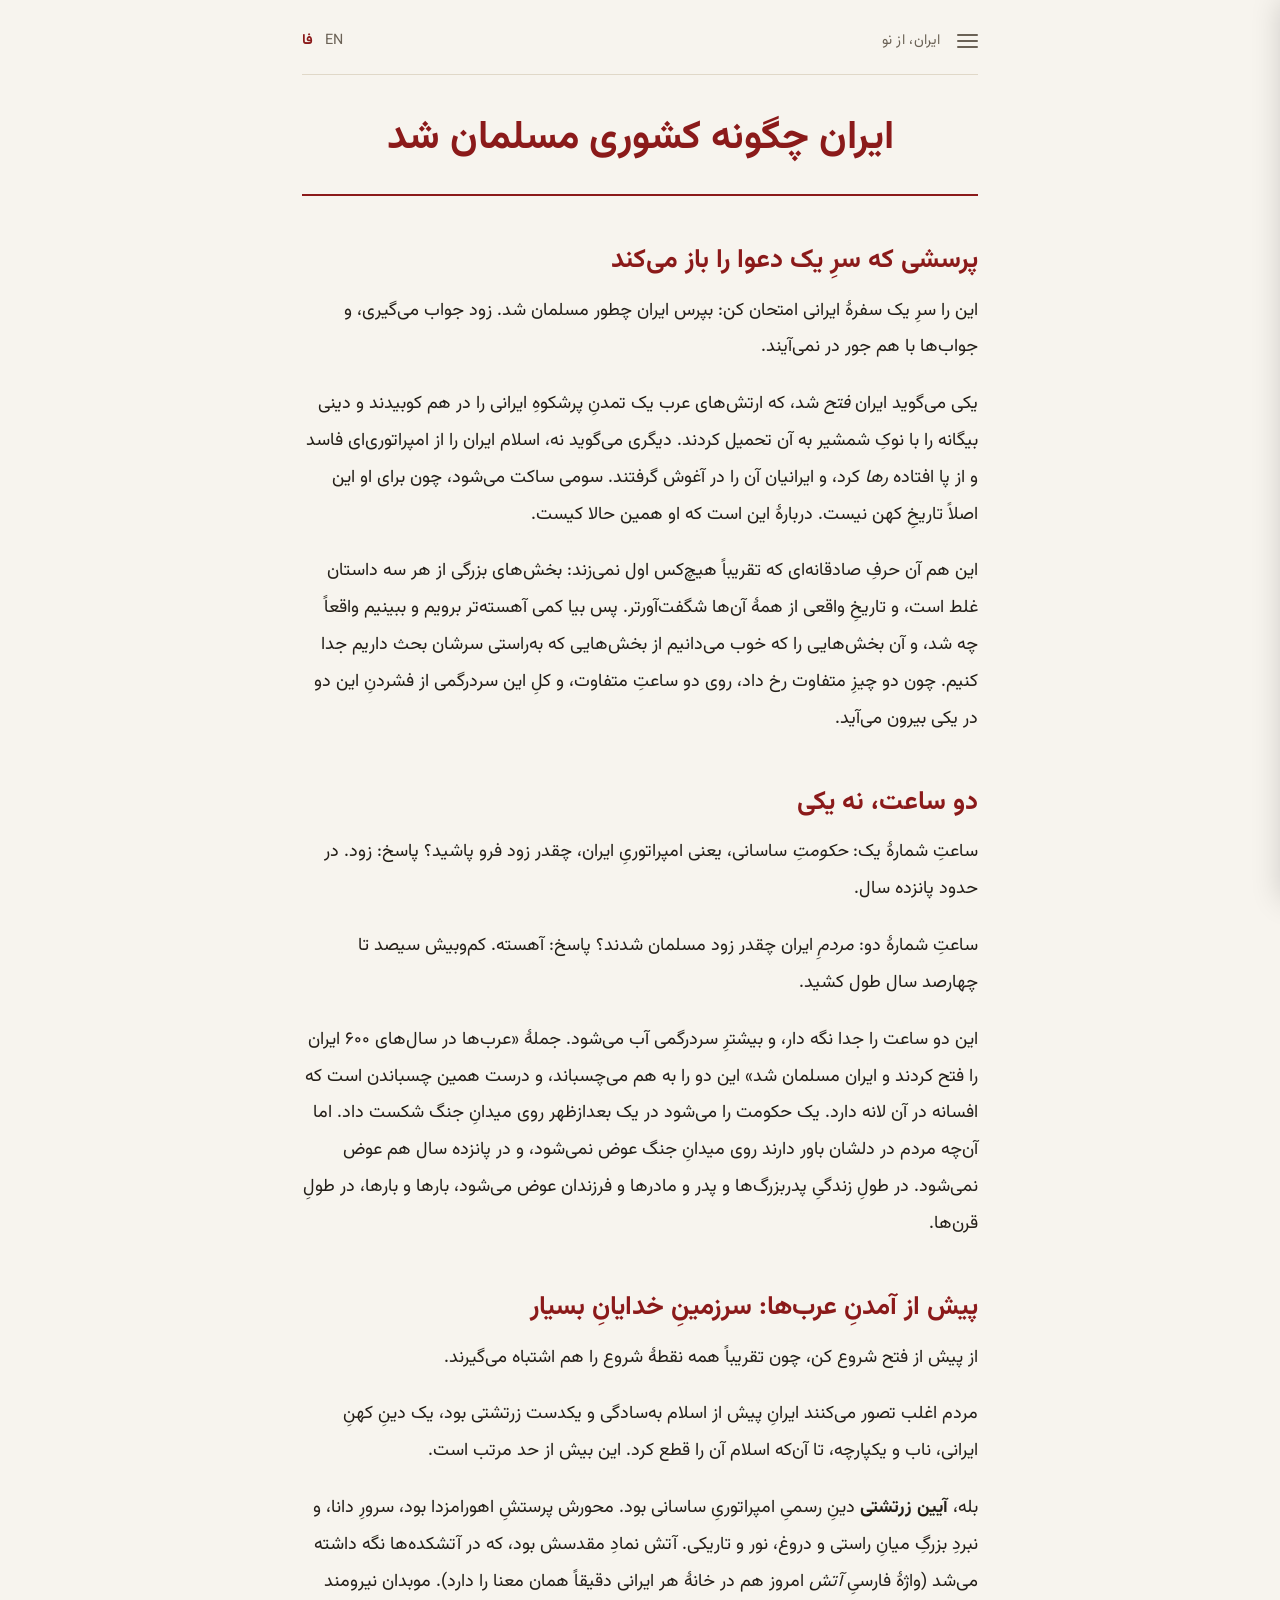
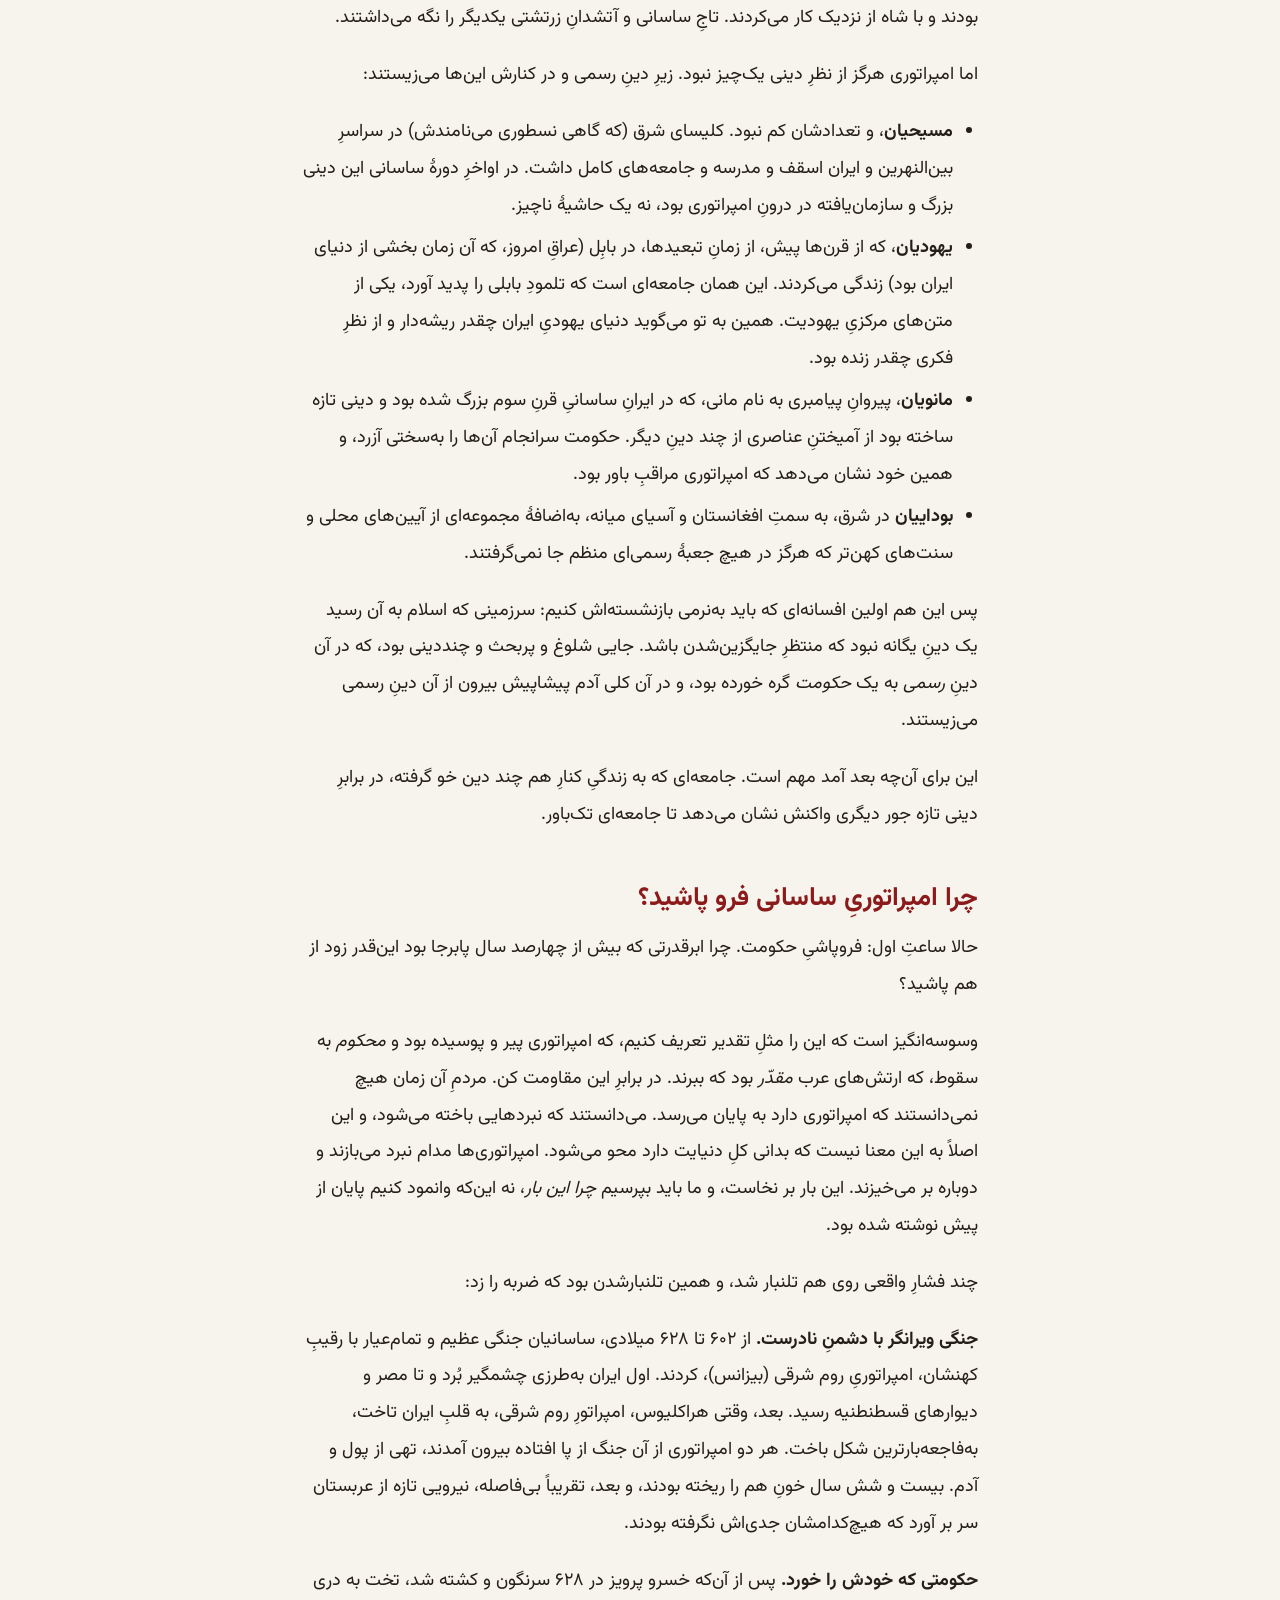
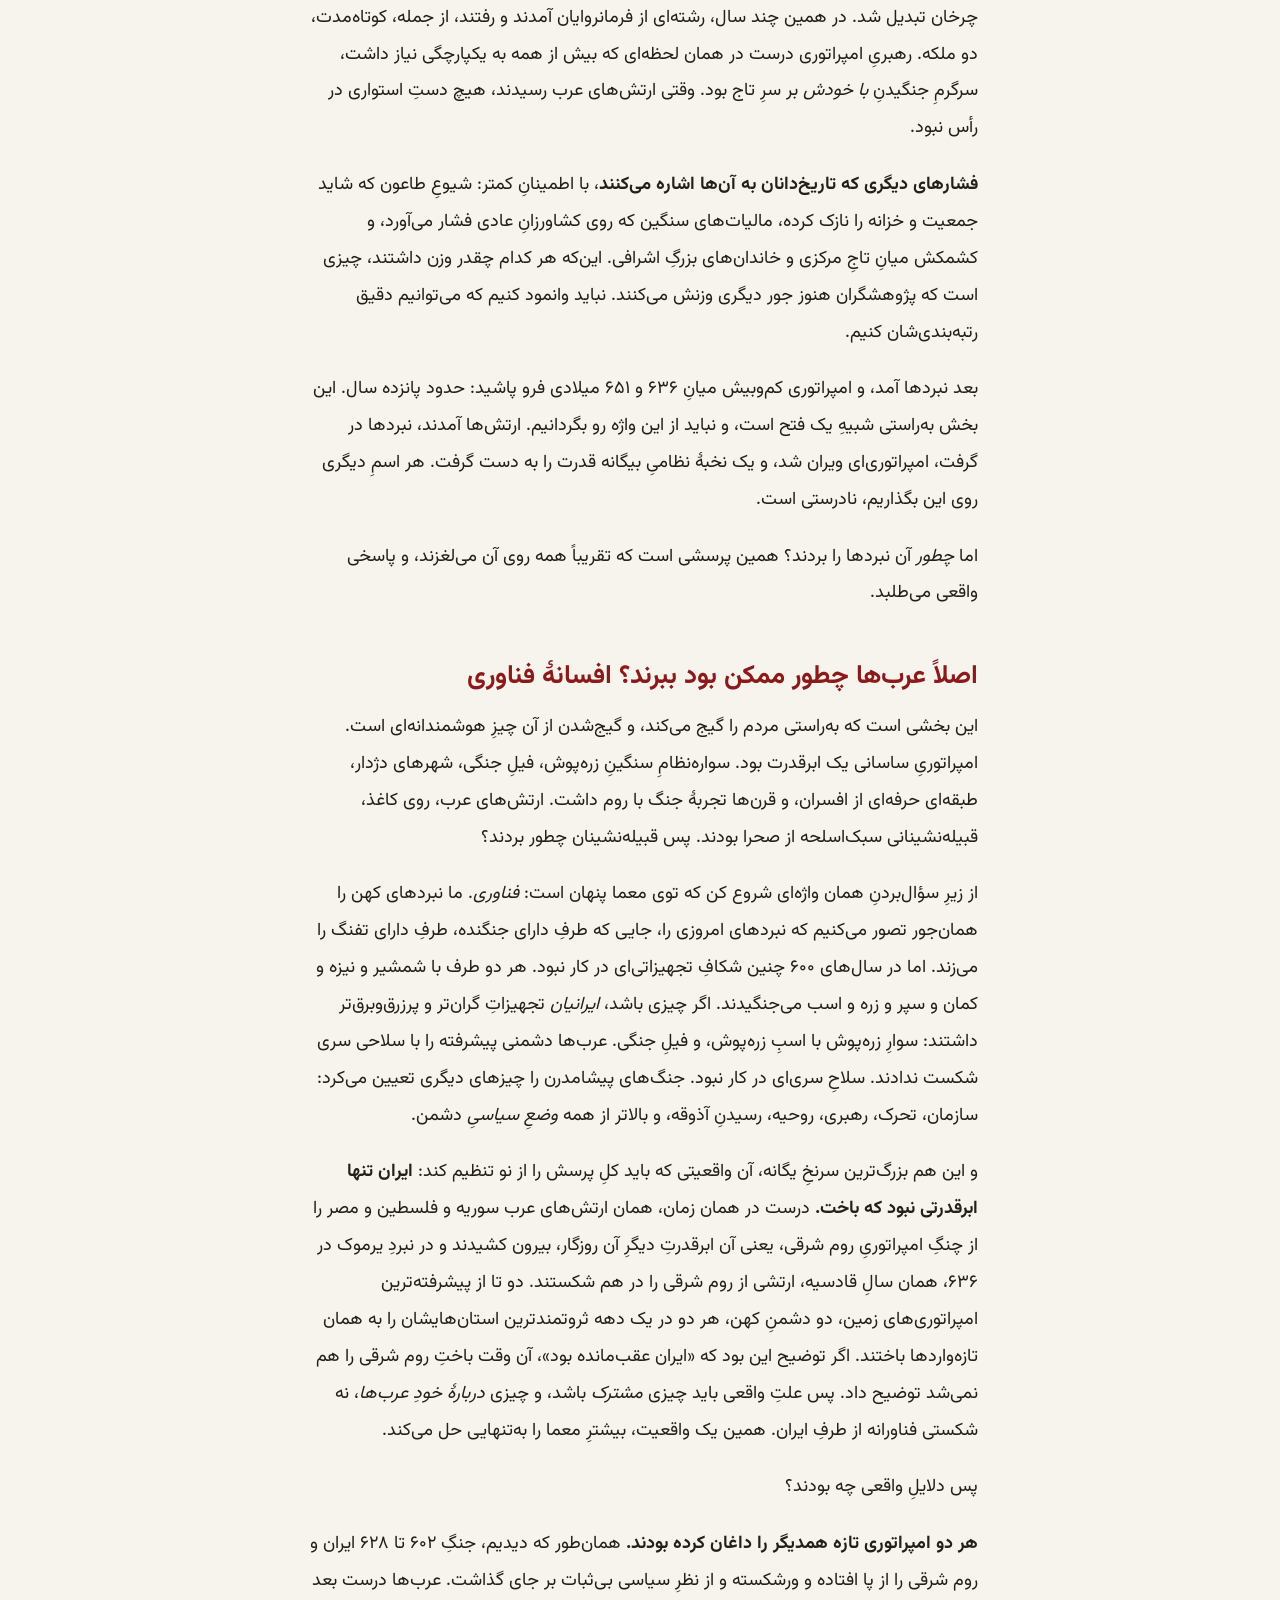
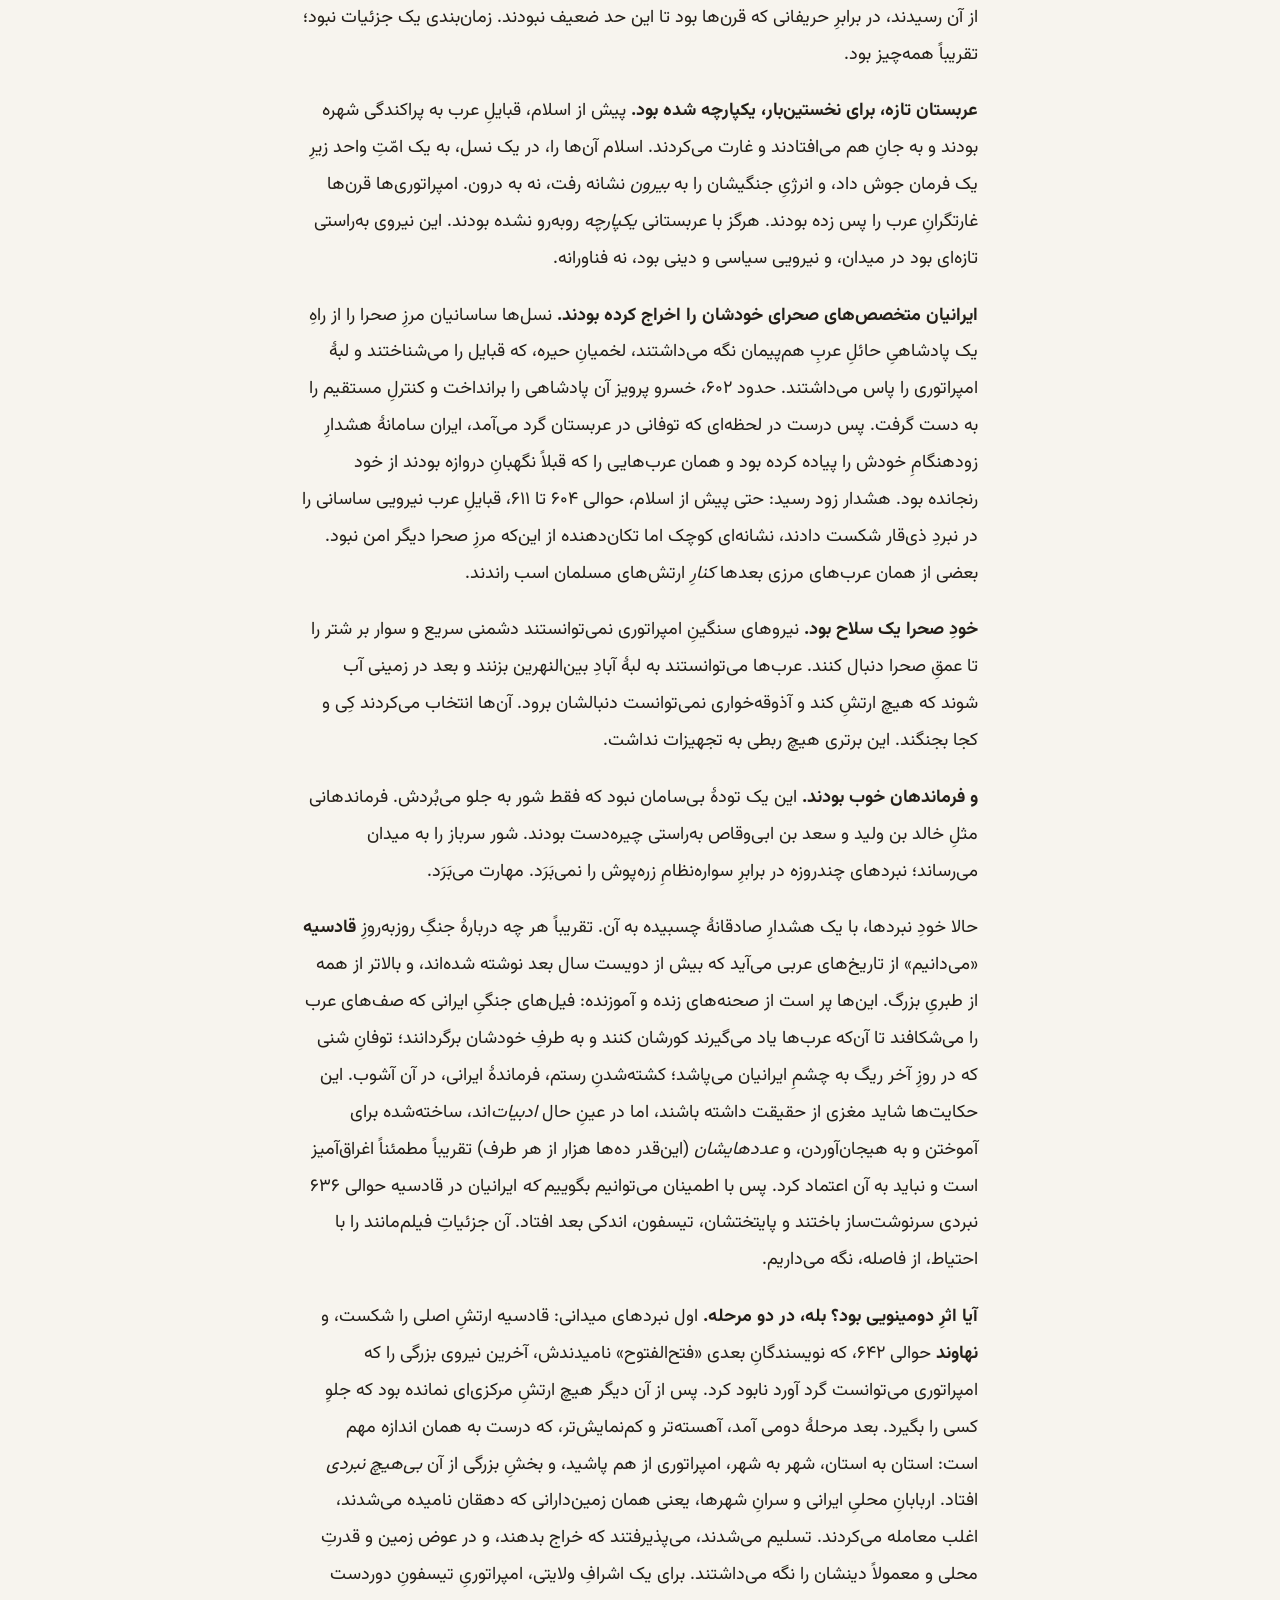
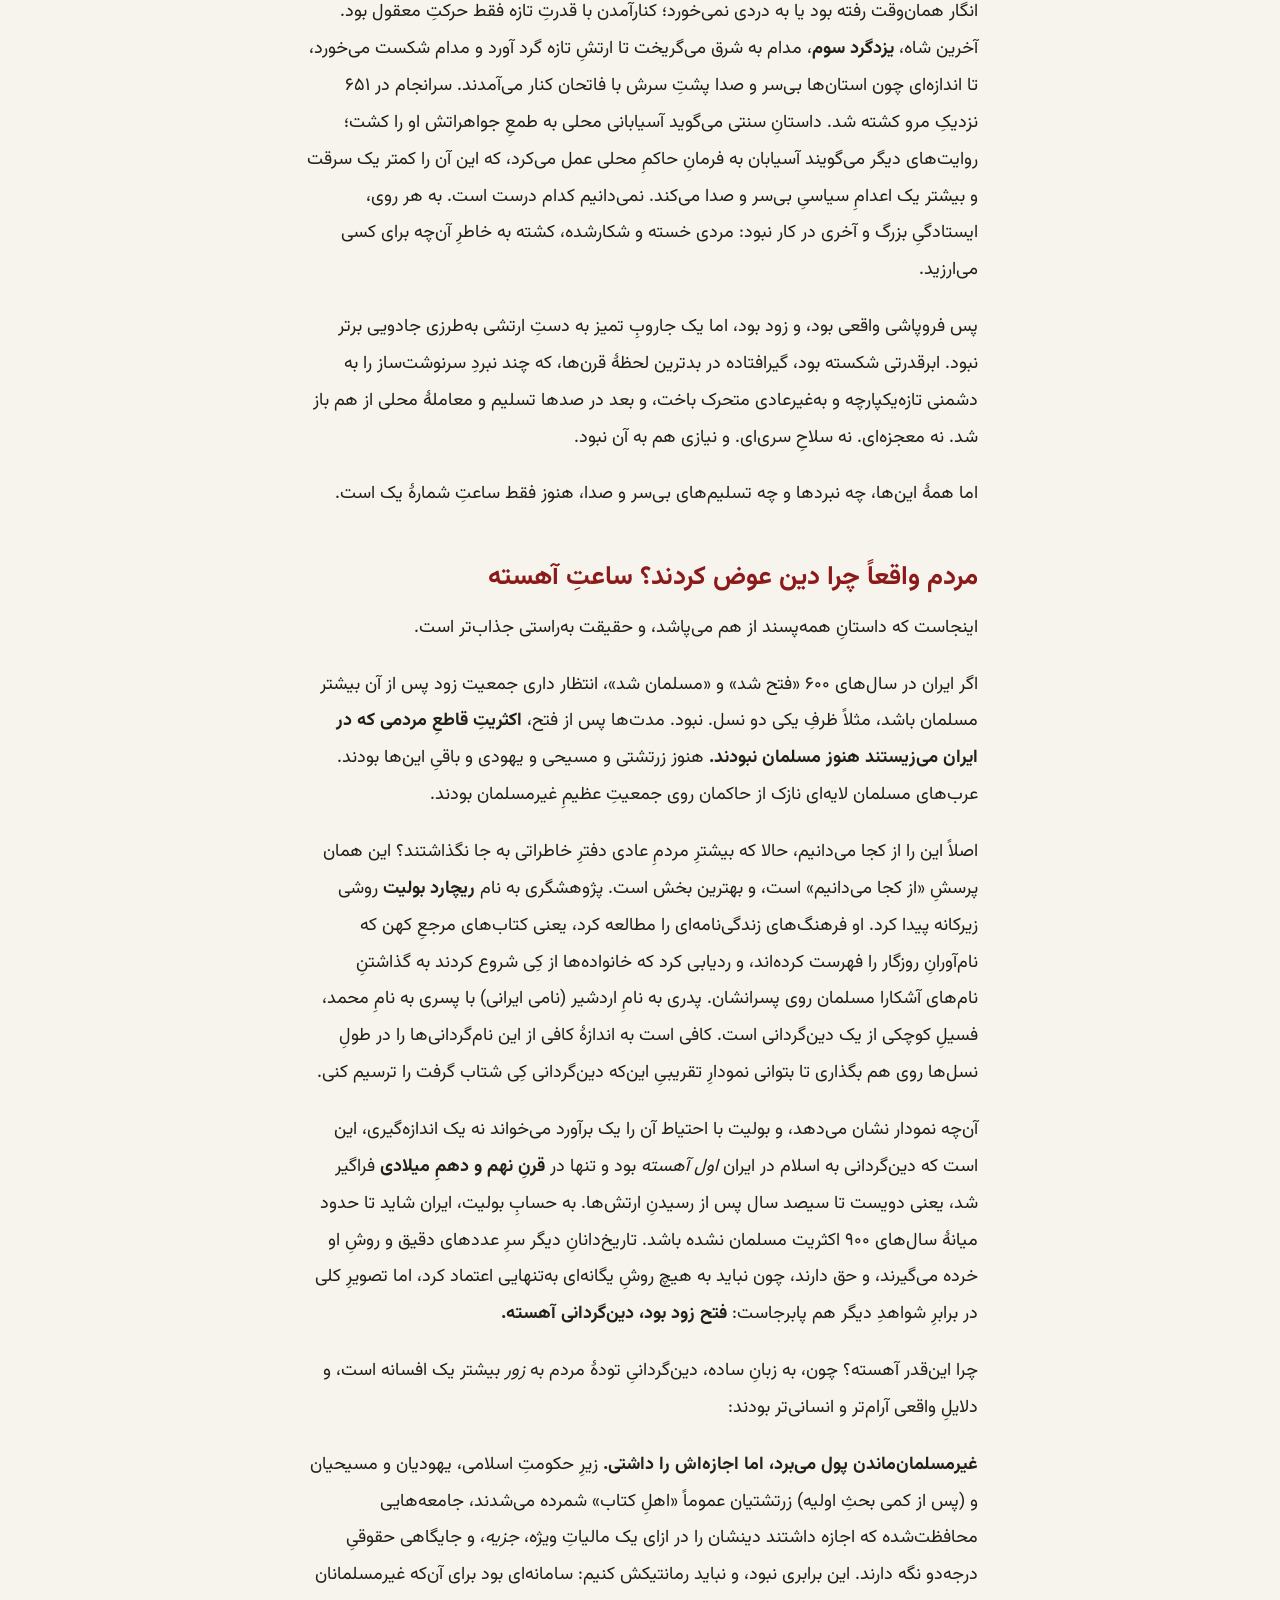
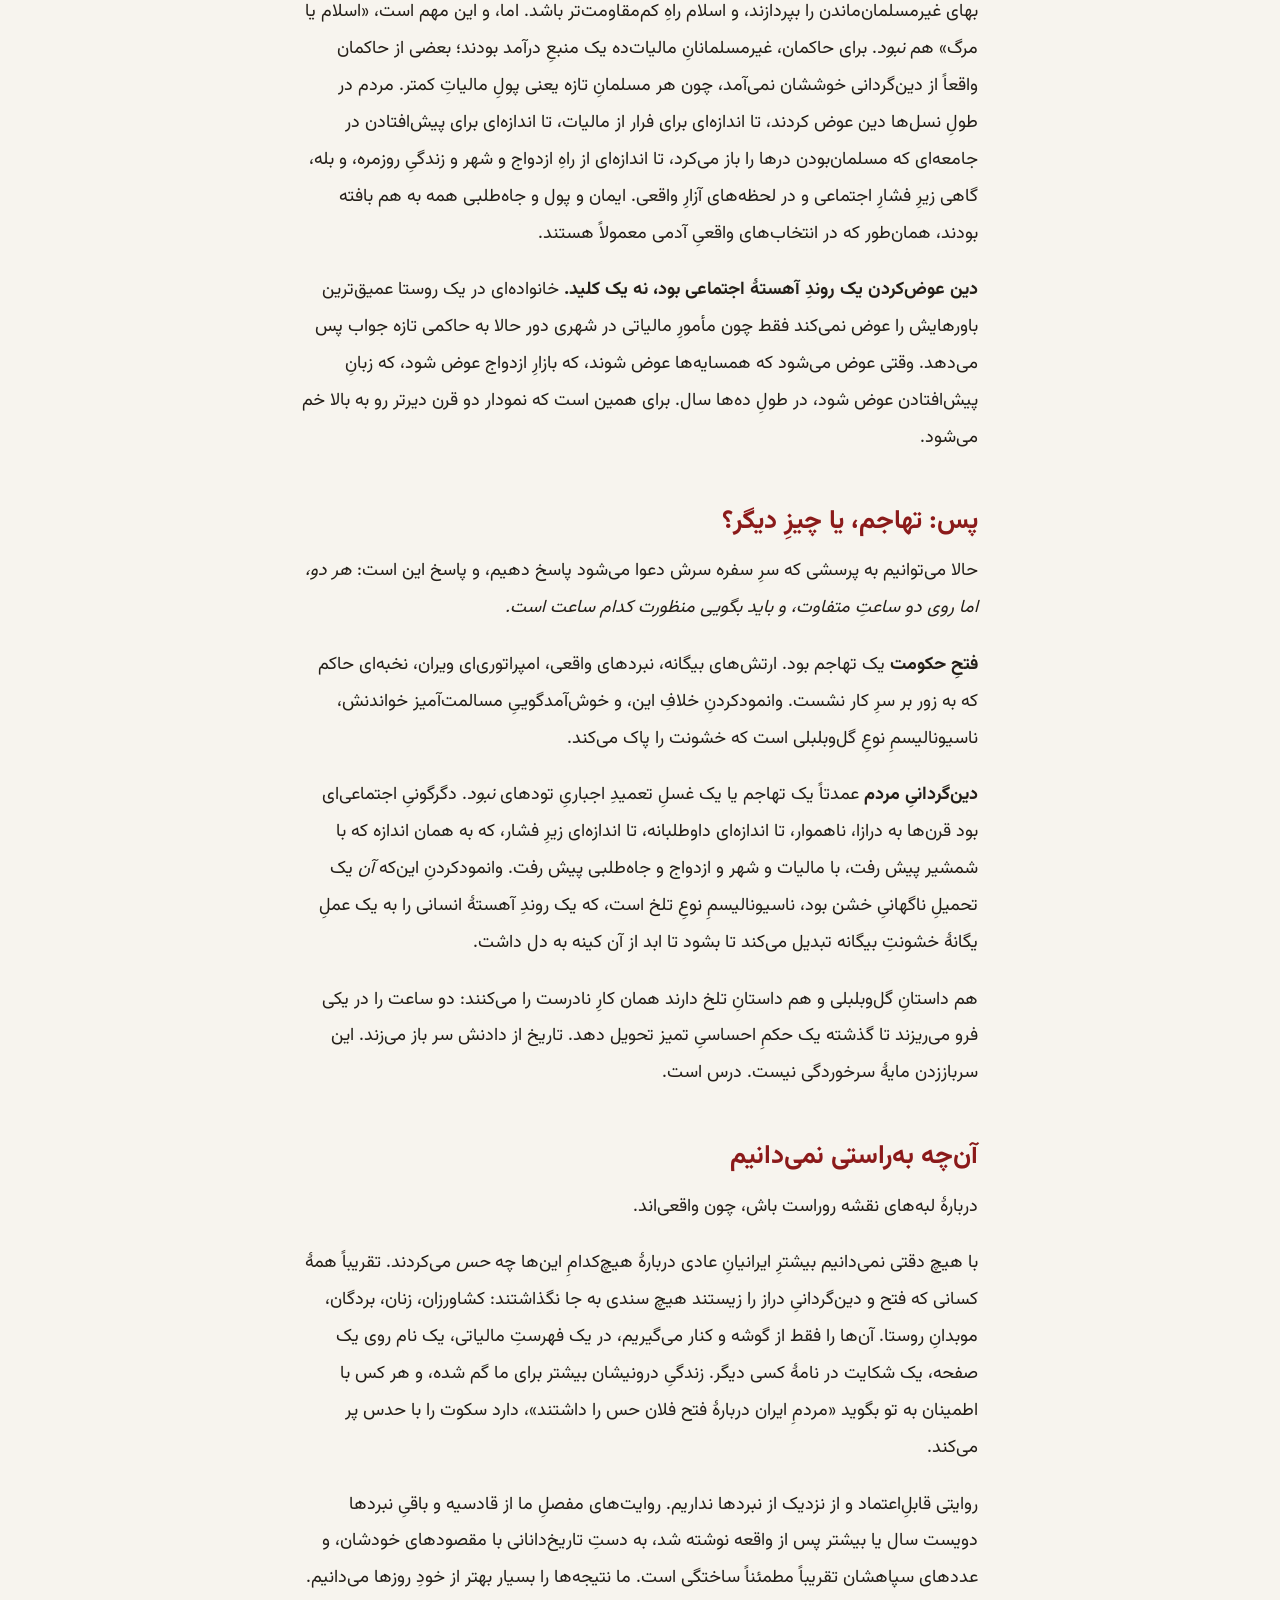
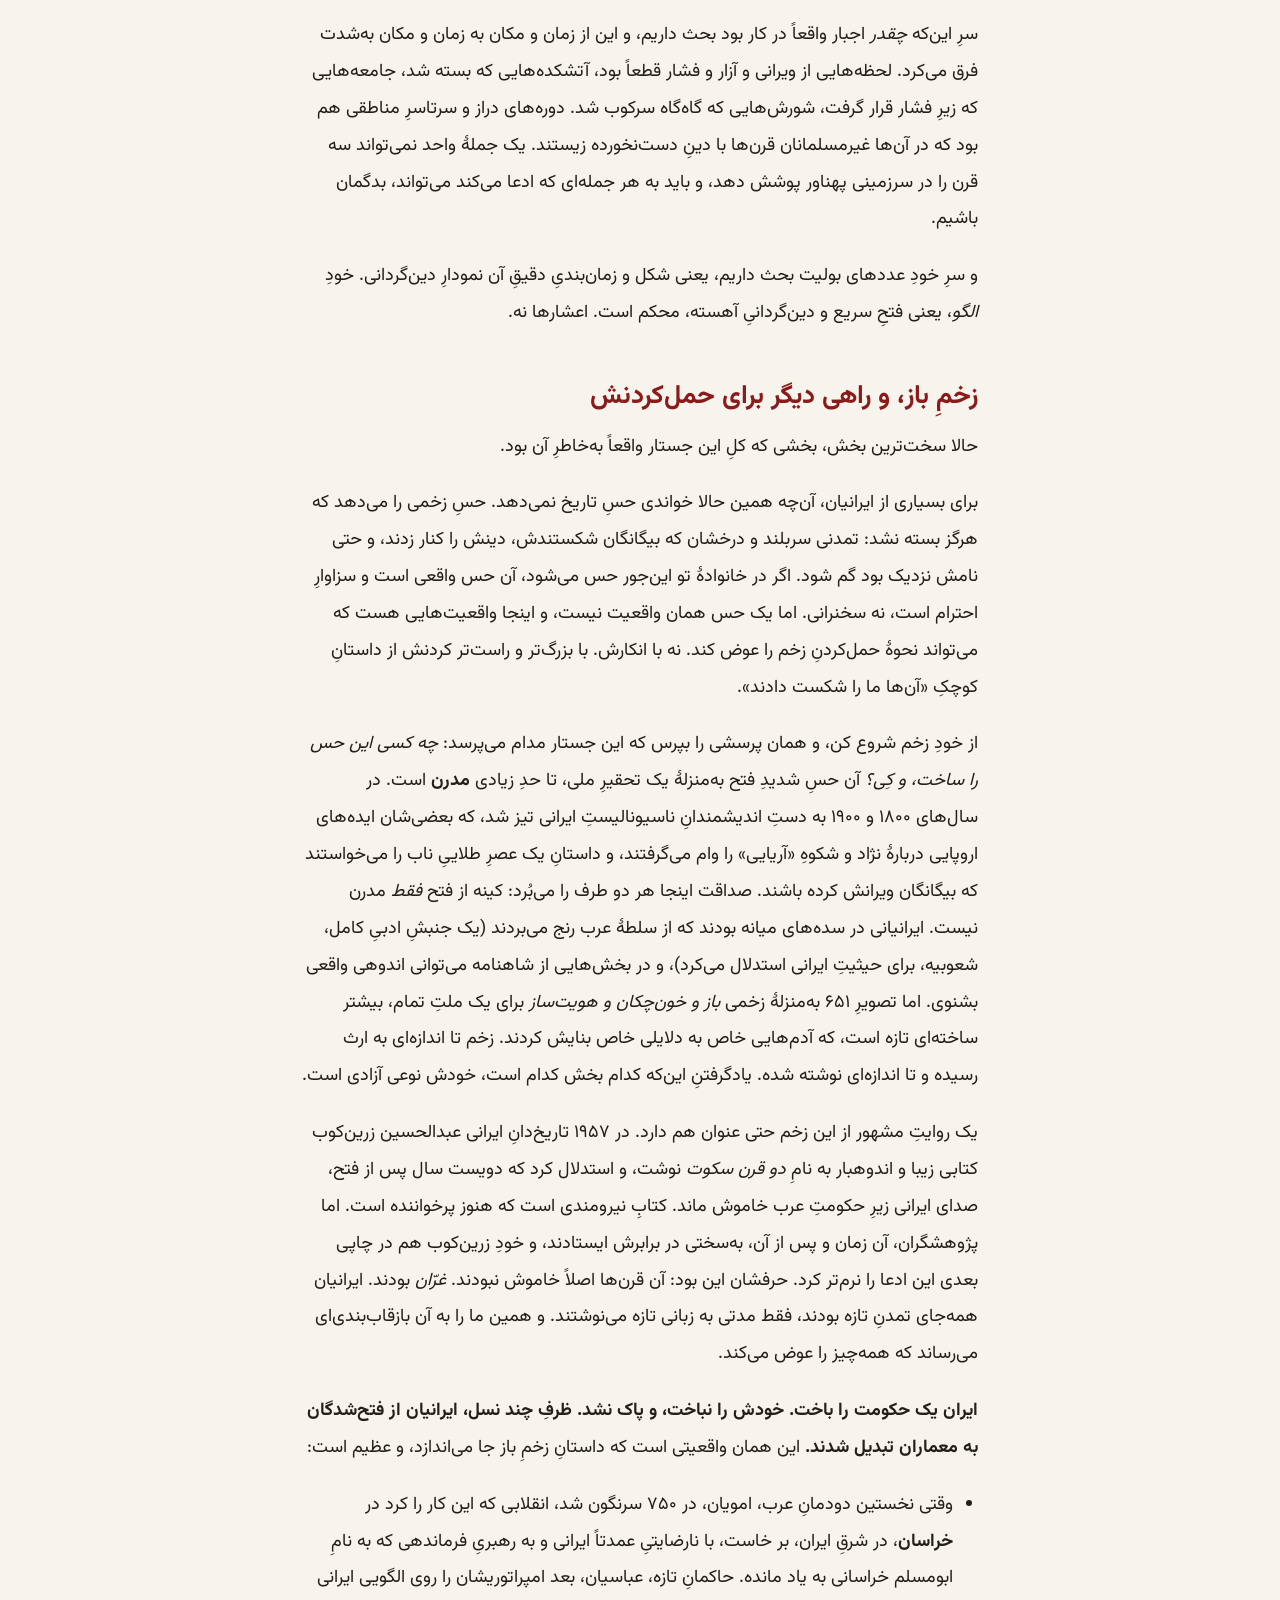
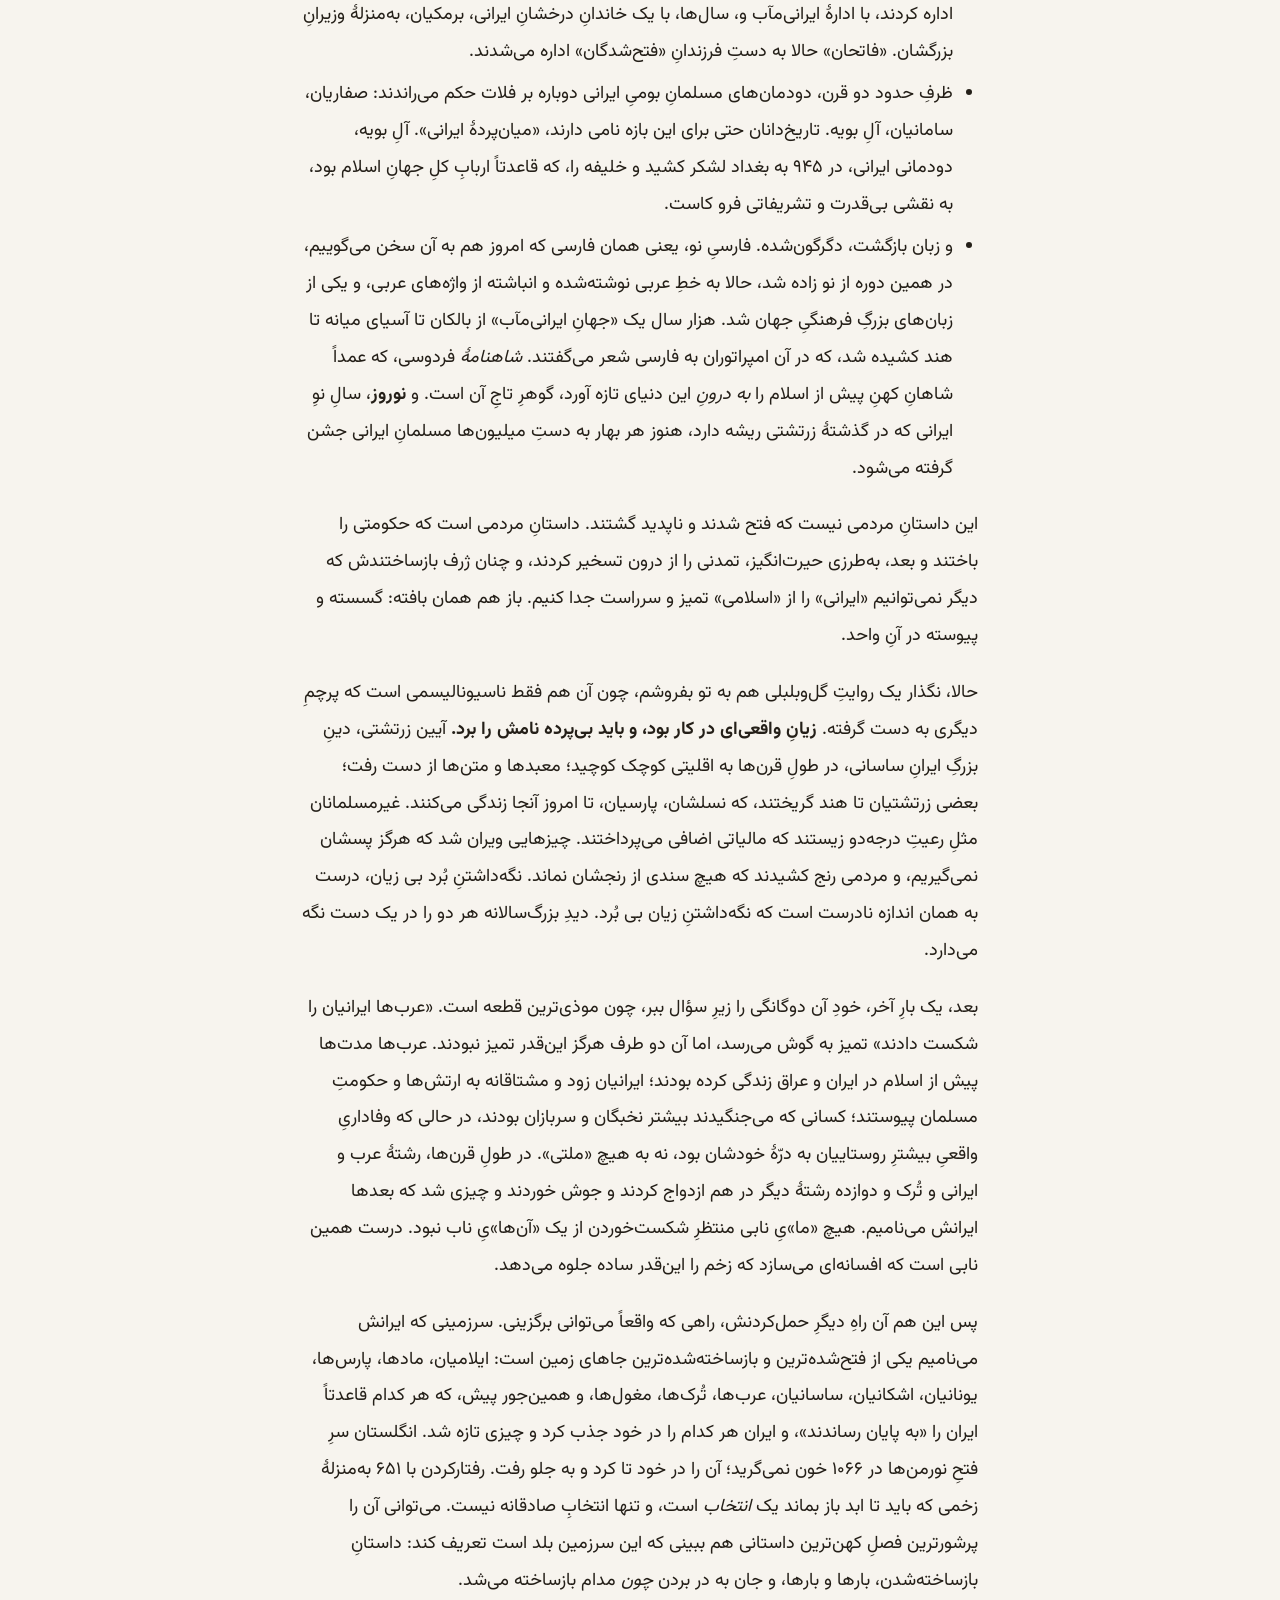
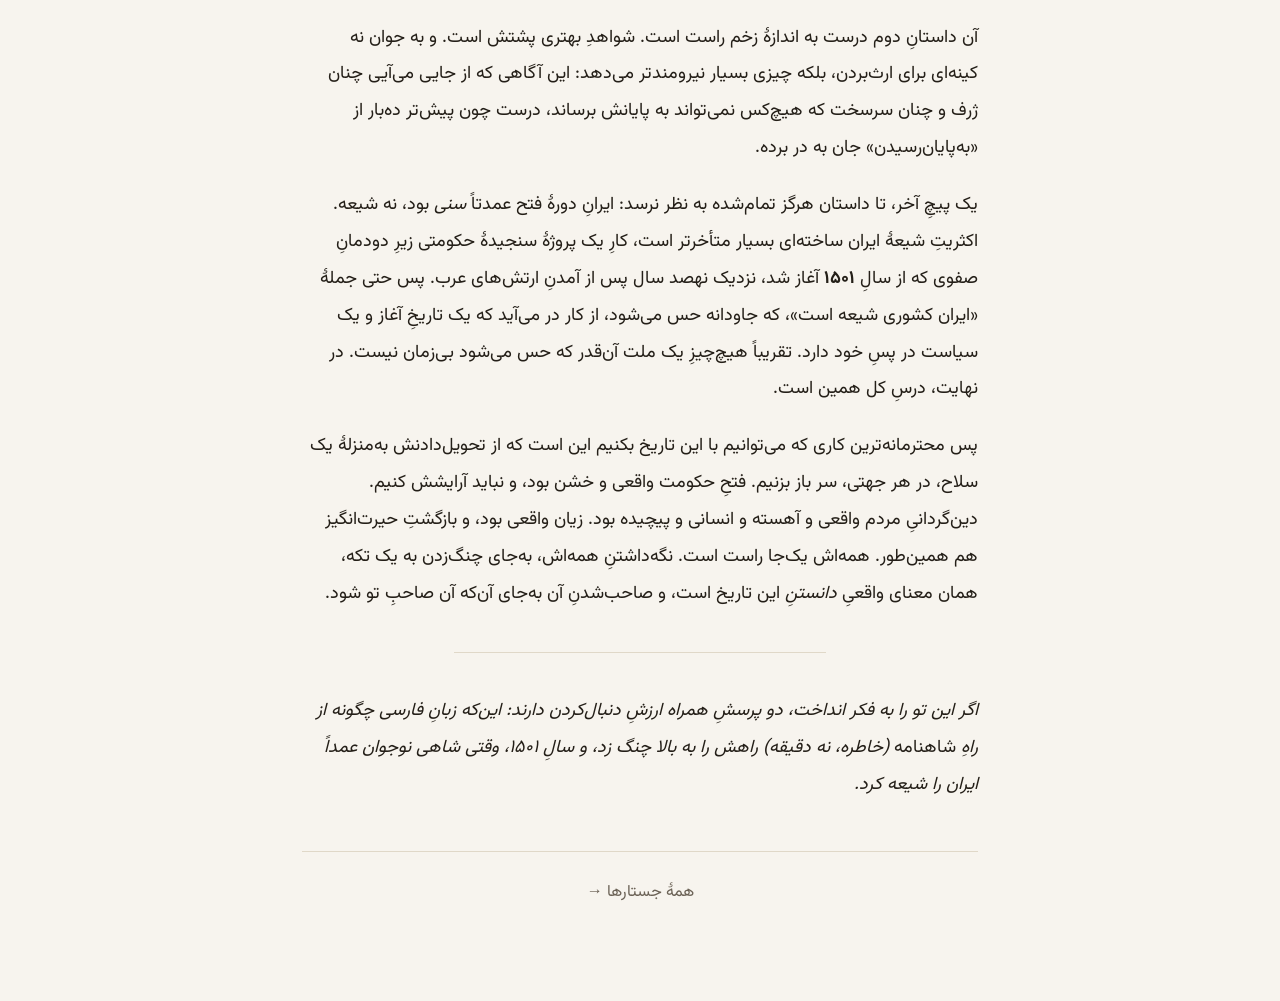
<file: fa/essays/how-iran-became-muslim.html>
<!doctype html><html lang="fa" dir="rtl"><head><meta charset="utf-8"><meta name="viewport" content="width=device-width, initial-scale=1"><title>ایران چگونه کشوری مسلمان شد · Iran Retold</title><link rel="preconnect" href="https://fonts.googleapis.com"><link rel="preconnect" href="https://fonts.gstatic.com" crossorigin><link href="https://fonts.googleapis.com/css2?family=EB+Garamond:ital@0;1&family=Vazirmatn:wght@300;400;500;700;800&display=swap" rel="stylesheet"><link rel="icon" href="/assets/favicon.ico" sizes="any"><link rel="icon" type="image/png" sizes="32x32" href="/assets/favicon-32.png"><link rel="apple-touch-icon" href="/assets/favicon-180.png"><link rel="stylesheet" href="/assets/main.css"></head><body><input type="checkbox" id="toc-toggle" class="toc-toggle" hidden><label class="toc-overlay" for="toc-toggle" aria-hidden="true"></label><aside class="toc-panel" aria-label="فهرست جستارها"><div class="toc-head"><a class="toc-home" href="/fa/">جستارها</a><label class="toc-close" for="toc-toggle" title="Close" aria-label="Close">&times;</label></div><nav><ul><li><a href="/fa/essays/the-mirror-in-the-sky.html">آینه‌ای در آسمان</a></li><li><a href="/fa/essays/religions-of-iran.html">سرزمینی که مدام خدایانش را عوض می‌کرد</a></li><li><a href="/fa/essays/zoroaster.html">زرتشت: پیامبری که از لای انگشت‌ها می‌سُرد</a></li><li><a href="/fa/essays/achaemenids.html">هخامنشیان: امپراتوریِ مردمانِ بسیار</a></li><li class="current"><a href="/fa/essays/how-iran-became-muslim.html">ایران چگونه کشوری مسلمان شد</a></li><li><a href="/fa/essays/pahlavi-era.html">دو شاه و تختی که دزدیده شد: دورهٔ پهلوی</a></li></ul></nav></aside><div class="wrap"><nav class="topbar"><div class="bar-left"><label class="toc-btn" for="toc-toggle" title="فهرست جستارها" aria-label="فهرست جستارها"><span></span><span></span><span></span></label><a class="brand" href="/fa/">ایران، از نو</a></div><span class="langs"><a href='/en/essays/how-iran-became-muslim.html'>EN</a><span class="cur">فا</span></span></nav><article class="essay"><header class="title-block"><h1>ایران چگونه کشوری مسلمان شد</h1></header><h2>پرسشی که سرِ یک دعوا را باز می‌کند</h2>
<p>این را سرِ یک سفرهٔ ایرانی امتحان کن: بپرس ایران چطور مسلمان شد. زود جواب می‌گیری، و جواب‌ها با هم جور در نمی‌آیند.</p>
<p>یکی می‌گوید ایران <em>فتح</em> شد، که ارتش‌های عرب یک تمدنِ پرشکوهِ ایرانی را در هم کوبیدند و دینی بیگانه را با نوکِ شمشیر به آن تحمیل کردند. دیگری می‌گوید نه، اسلام ایران را از امپراتوری‌ای فاسد و از پا افتاده <em>رها</em> کرد، و ایرانیان آن را در آغوش گرفتند. سومی ساکت می‌شود، چون برای او این اصلاً تاریخِ کهن نیست. دربارهٔ این است که او همین حالا کیست.</p>
<p>این هم آن حرفِ صادقانه‌ای که تقریباً هیچ‌کس اول نمی‌زند: بخش‌های بزرگی از هر سه داستان غلط است، و تاریخِ واقعی از همهٔ آن‌ها شگفت‌آورتر. پس بیا کمی آهسته‌تر برویم و ببینیم واقعاً چه شد، و آن بخش‌هایی را که خوب می‌دانیم از بخش‌هایی که به‌راستی سرشان بحث داریم جدا کنیم. چون دو چیزِ متفاوت رخ داد، روی دو ساعتِ متفاوت، و کلِ این سردرگمی از فشردنِ این دو در یکی بیرون می‌آید.</p>
<h2>دو ساعت، نه یکی</h2>
<p>ساعتِ شمارهٔ یک: <em>حکومتِ</em> ساسانی، یعنی امپراتوریِ ایران، چقدر زود فرو پاشید؟ پاسخ: زود. در حدود پانزده سال.</p>
<p>ساعتِ شمارهٔ دو: <em>مردمِ</em> ایران چقدر زود مسلمان شدند؟ پاسخ: آهسته. کم‌وبیش سیصد تا چهارصد سال طول کشید.</p>
<p>این دو ساعت را جدا نگه دار، و بیشترِ سردرگمی آب می‌شود. جملهٔ «عرب‌ها در سال‌های ۶۰۰ ایران را فتح کردند و ایران مسلمان شد» این دو را به هم می‌چسباند، و درست همین چسباندن است که افسانه در آن لانه دارد. یک حکومت را می‌شود در یک بعدازظهر روی میدانِ جنگ شکست داد. اما آن‌چه مردم در دلشان باور دارند روی میدانِ جنگ عوض نمی‌شود، و در پانزده سال هم عوض نمی‌شود. در طولِ زندگیِ پدربزرگ‌ها و پدر و مادرها و فرزندان عوض می‌شود، بارها و بارها، در طولِ قرن‌ها.</p>
<h2>پیش از آمدنِ عرب‌ها: سرزمینِ خدایانِ بسیار</h2>
<p>از پیش از فتح شروع کن، چون تقریباً همه نقطهٔ شروع را هم اشتباه می‌گیرند.</p>
<p>مردم اغلب تصور می‌کنند ایرانِ پیش از اسلام به‌سادگی و یکدست زرتشتی بود، یک دینِ کهنِ ایرانی، ناب و یکپارچه، تا آن‌که اسلام آن را قطع کرد. این بیش از حد مرتب است.</p>
<p>بله، <strong>آیین زرتشتی</strong> دینِ رسمیِ امپراتوریِ ساسانی بود. محورش پرستشِ اهورامزدا بود، سرورِ دانا، و نبردِ بزرگِ میانِ راستی و دروغ، نور و تاریکی. آتش نمادِ مقدسش بود، که در آتشکده‌ها نگه داشته می‌شد (واژهٔ فارسیِ <em>آتش</em> امروز هم در خانهٔ هر ایرانی دقیقاً همان معنا را دارد). موبدان نیرومند بودند و با شاه از نزدیک کار می‌کردند. تاجِ ساسانی و آتشدانِ زرتشتی یکدیگر را نگه می‌داشتند.</p>
<p>اما امپراتوری هرگز از نظرِ دینی یک‌چیز نبود. زیرِ دینِ رسمی و در کنارش این‌ها می‌زیستند:</p>
<ul>
<li><strong>مسیحیان</strong>، و تعدادشان کم نبود. کلیسای شرق (که گاهی نسطوری می‌نامندش) در سراسرِ بین‌النهرین و ایران اسقف و مدرسه و جامعه‌های کامل داشت. در اواخرِ دورهٔ ساسانی این دینی بزرگ و سازمان‌یافته در درونِ امپراتوری بود، نه یک حاشیهٔ ناچیز.</li>
<li><strong>یهودیان</strong>، که از قرن‌ها پیش، از زمانِ تبعیدها، در بابِل (عراقِ امروز، که آن زمان بخشی از دنیای ایران بود) زندگی می‌کردند. این همان جامعه‌ای است که تلمودِ بابلی را پدید آورد، یکی از متن‌های مرکزیِ یهودیت. همین به تو می‌گوید دنیای یهودیِ ایران چقدر ریشه‌دار و از نظرِ فکری چقدر زنده بود.</li>
<li><strong>مانویان</strong>، پیروانِ پیامبری به نام مانی، که در ایرانِ ساسانیِ قرنِ سوم بزرگ شده بود و دینی تازه ساخته بود از آمیختنِ عناصری از چند دینِ دیگر. حکومت سرانجام آن‌ها را به‌سختی آزرد، و همین خود نشان می‌دهد که امپراتوری مراقبِ باور بود.</li>
<li><strong>بوداییان</strong> در شرق، به سمتِ افغانستان و آسیای میانه، به‌اضافهٔ مجموعه‌ای از آیین‌های محلی و سنت‌های کهن‌تر که هرگز در هیچ جعبهٔ رسمی‌ای منظم جا نمی‌گرفتند.</li>
</ul>
<p>پس این هم اولین افسانه‌ای که باید به‌نرمی بازنشسته‌اش کنیم: سرزمینی که اسلام به آن رسید یک دینِ یگانه نبود که منتظرِ جایگزین‌شدن باشد. جایی شلوغ و پربحث و چنددینی بود، که در آن دینِ <em>رسمی</em> به یک <em>حکومت</em> گره خورده بود، و در آن کلی آدم پیشاپیش بیرون از آن دینِ رسمی می‌زیستند.</p>
<p>این برای آن‌چه بعد آمد مهم است. جامعه‌ای که به زندگیِ کنارِ هم چند دین خو گرفته، در برابرِ دینی تازه جور دیگری واکنش نشان می‌دهد تا جامعه‌ای تک‌باور.</p>
<h2>چرا امپراتوریِ ساسانی فرو پاشید؟</h2>
<p>حالا ساعتِ اول: فروپاشیِ حکومت. چرا ابرقدرتی که بیش از چهارصد سال پابرجا بود این‌قدر زود از هم پاشید؟</p>
<p>وسوسه‌انگیز است که این را مثلِ تقدیر تعریف کنیم، که امپراتوری پیر و پوسیده بود و <em>محکوم</em> به سقوط، که ارتش‌های عرب <em>مقدّر</em> بود که ببرند. در برابرِ این مقاومت کن. مردمِ آن زمان هیچ نمی‌دانستند که امپراتوری دارد به پایان می‌رسد. می‌دانستند که نبردهایی باخته می‌شود، و این اصلاً به این معنا نیست که بدانی کلِ دنیایت دارد محو می‌شود. امپراتوری‌ها مدام نبرد می‌بازند و دوباره بر می‌خیزند. این بار بر نخاست، و ما باید بپرسیم <em>چرا این بار</em>، نه این‌که وانمود کنیم پایان از پیش نوشته شده بود.</p>
<p>چند فشارِ واقعی روی هم تلنبار شد، و همین تلنبارشدن بود که ضربه را زد:</p>
<p><strong>جنگی ویرانگر با دشمنِ نادرست.</strong> از ۶۰۲ تا ۶۲۸ میلادی، ساسانیان جنگی عظیم و تمام‌عیار با رقیبِ کهنشان، امپراتوریِ روم شرقی (بیزانس)، کردند. اول ایران به‌طرزی چشمگیر بُرد و تا مصر و دیوارهای قسطنطنیه رسید. بعد، وقتی هراکلیوس، امپراتورِ روم شرقی، به قلبِ ایران تاخت، به‌فاجعه‌بارترین شکل باخت. هر دو امپراتوری از آن جنگ از پا افتاده بیرون آمدند، تهی از پول و آدم. بیست و شش سال خونِ هم را ریخته بودند، و بعد، تقریباً بی‌فاصله، نیرویی تازه از عربستان سر بر آورد که هیچ‌کدامشان جدی‌اش نگرفته بودند.</p>
<p><strong>حکومتی که خودش را خورد.</strong> پس از آن‌که خسرو پرویز در ۶۲۸ سرنگون و کشته شد، تخت به دری چرخان تبدیل شد. در همین چند سال، رشته‌ای از فرمانروایان آمدند و رفتند، از جمله، کوتاه‌مدت، دو ملکه. رهبریِ امپراتوری درست در همان لحظه‌ای که بیش از همه به یکپارچگی نیاز داشت، سرگرمِ جنگیدنِ <em>با خودش</em> بر سرِ تاج بود. وقتی ارتش‌های عرب رسیدند، هیچ دستِ استواری در رأس نبود.</p>
<p><strong>فشارهای دیگری که تاریخ‌دانان به آن‌ها اشاره می‌کنند</strong>، با اطمینانِ کمتر: شیوعِ طاعون که شاید جمعیت و خزانه را نازک کرده، مالیات‌های سنگین که روی کشاورزانِ عادی فشار می‌آورد، و کشمکش میانِ تاجِ مرکزی و خاندان‌های بزرگِ اشرافی. این‌که هر کدام چقدر وزن داشتند، چیزی است که پژوهشگران هنوز جور دیگری وزنش می‌کنند. نباید وانمود کنیم که می‌توانیم دقیق رتبه‌بندی‌شان کنیم.</p>
<p>بعد نبردها آمد، و امپراتوری کم‌وبیش میانِ ۶۳۶ و ۶۵۱ میلادی فرو پاشید: حدود پانزده سال. این بخش به‌راستی شبیهِ یک فتح است، و نباید از این واژه رو بگردانیم. ارتش‌ها آمدند، نبردها در گرفت، امپراتوری‌ای ویران شد، و یک نخبهٔ نظامیِ بیگانه قدرت را به دست گرفت. هر اسمِ دیگری روی این بگذاریم، نادرستی است.</p>
<p>اما <em>چطور</em> آن نبردها را بردند؟ همین پرسشی است که تقریباً همه روی آن می‌لغزند، و پاسخی واقعی می‌طلبد.</p>
<h2>اصلاً عرب‌ها چطور ممکن بود ببرند؟ افسانهٔ فناوری</h2>
<p>این بخشی است که به‌راستی مردم را گیج می‌کند، و گیج‌شدن از آن چیزِ هوشمندانه‌ای است. امپراتوریِ ساسانی یک ابرقدرت بود. سواره‌نظامِ سنگینِ زره‌پوش، فیلِ جنگی، شهرهای دژدار، طبقه‌ای حرفه‌ای از افسران، و قرن‌ها تجربهٔ جنگ با روم داشت. ارتش‌های عرب، روی کاغذ، قبیله‌نشینانی سبک‌اسلحه از صحرا بودند. پس قبیله‌نشینان چطور بردند؟</p>
<p>از زیرِ سؤال‌بردنِ همان واژه‌ای شروع کن که توی معما پنهان است: <em>فناوری</em>. ما نبردهای کهن را همان‌جور تصور می‌کنیم که نبردهای امروزی را، جایی که طرفِ دارای جنگنده، طرفِ دارای تفنگ را می‌زند. اما در سال‌های ۶۰۰ چنین شکافِ تجهیزاتی‌ای در کار نبود. هر دو طرف با شمشیر و نیزه و کمان و سپر و زره و اسب می‌جنگیدند. اگر چیزی باشد، <em>ایرانیان</em> تجهیزاتِ گران‌تر و پرزرق‌وبرق‌تر داشتند: سوارِ زره‌پوش با اسبِ زره‌پوش، و فیلِ جنگی. عرب‌ها دشمنی پیشرفته را با سلاحی سری شکست ندادند. سلاحِ سری‌ای در کار نبود. جنگ‌های پیشامدرن را چیزهای دیگری تعیین می‌کرد: سازمان، تحرک، رهبری، روحیه، رسیدنِ آذوقه، و بالاتر از همه <em>وضعِ سیاسیِ</em> دشمن.</p>
<p>و این هم بزرگ‌ترین سرنخِ یگانه، آن واقعیتی که باید کلِ پرسش را از نو تنظیم کند: <strong>ایران تنها ابرقدرتی نبود که باخت.</strong> درست در همان زمان، همان ارتش‌های عرب سوریه و فلسطین و مصر را از چنگِ امپراتوریِ روم شرقی، یعنی آن ابرقدرتِ دیگرِ آن روزگار، بیرون کشیدند و در نبردِ یرموک در ۶۳۶، همان سالِ قادسیه، ارتشی از روم شرقی را در هم شکستند. دو تا از پیشرفته‌ترین امپراتوری‌های زمین، دو دشمنِ کهن، هر دو در یک دهه ثروتمندترین استان‌هایشان را به همان تازه‌واردها باختند. اگر توضیح این بود که «ایران عقب‌مانده بود»، آن وقت باختِ روم شرقی را هم نمی‌شد توضیح داد. پس علتِ واقعی باید چیزی <em>مشترک</em> باشد، و چیزی <em>دربارهٔ خودِ عرب‌ها</em>، نه شکستی فناورانه از طرفِ ایران. همین یک واقعیت، بیشترِ معما را به‌تنهایی حل می‌کند.</p>
<p>پس دلایلِ واقعی چه بودند؟</p>
<p><strong>هر دو امپراتوری تازه همدیگر را داغان کرده بودند.</strong> همان‌طور که دیدیم، جنگِ ۶۰۲ تا ۶۲۸ ایران و روم شرقی را از پا افتاده و ورشکسته و از نظرِ سیاسی بی‌ثبات بر جای گذاشت. عرب‌ها درست بعد از آن رسیدند، در برابرِ حریفانی که قرن‌ها بود تا این حد ضعیف نبودند. زمان‌بندی یک جزئیات نبود؛ تقریباً همه‌چیز بود.</p>
<p><strong>عربستان تازه، برای نخستین‌بار، یکپارچه شده بود.</strong> پیش از اسلام، قبایلِ عرب به پراکندگی شهره بودند و به جانِ هم می‌افتادند و غارت می‌کردند. اسلام آن‌ها را، در یک نسل، به یک امّتِ واحد زیرِ یک فرمان جوش داد، و انرژیِ جنگیشان را به <em>بیرون</em> نشانه رفت، نه به درون. امپراتوری‌ها قرن‌ها غارتگرانِ عرب را پس زده بودند. هرگز با عربستانی <em>یکپارچه</em> روبه‌رو نشده بودند. این نیروی به‌راستی تازه‌ای بود در میدان، و نیرویی سیاسی و دینی بود، نه فناورانه.</p>
<p><strong>ایرانیان متخصص‌های صحرای خودشان را اخراج کرده بودند.</strong> نسل‌ها ساسانیان مرزِ صحرا را از راهِ یک پادشاهیِ حائلِ عربِ هم‌پیمان نگه می‌داشتند، لخمیانِ حیره، که قبایل را می‌شناختند و لبهٔ امپراتوری را پاس می‌داشتند. حدود ۶۰۲، خسرو پرویز آن پادشاهی را برانداخت و کنترلِ مستقیم را به دست گرفت. پس درست در لحظه‌ای که توفانی در عربستان گرد می‌آمد، ایران سامانهٔ هشدارِ زودهنگامِ خودش را پیاده کرده بود و همان عرب‌هایی را که قبلاً نگهبانِ دروازه بودند از خود رنجانده بود. هشدار زود رسید: حتی پیش از اسلام، حوالی ۶۰۴ تا ۶۱۱، قبایلِ عرب نیرویی ساسانی را در نبردِ ذی‌قار شکست دادند، نشانه‌ای کوچک اما تکان‌دهنده از این‌که مرزِ صحرا دیگر امن نبود. بعضی از همان عرب‌های مرزی بعدها <em>کنارِ</em> ارتش‌های مسلمان اسب راندند.</p>
<p><strong>خودِ صحرا یک سلاح بود.</strong> نیروهای سنگینِ امپراتوری نمی‌توانستند دشمنی سریع و سوار بر شتر را تا عمقِ صحرا دنبال کنند. عرب‌ها می‌توانستند به لبهٔ آبادِ بین‌النهرین بزنند و بعد در زمینی آب شوند که هیچ ارتشِ کند و آذوقه‌خواری نمی‌توانست دنبالشان برود. آن‌ها انتخاب می‌کردند کِی و کجا بجنگند. این برتری هیچ ربطی به تجهیزات نداشت.</p>
<p><strong>و فرماندهان خوب بودند.</strong> این یک تودهٔ بی‌سامان نبود که فقط شور به جلو می‌بُردش. فرماندهانی مثلِ خالد بن ولید و سعد بن ابی‌وقاص به‌راستی چیره‌دست بودند. شور سرباز را به میدان می‌رساند؛ نبردهای چندروزه در برابرِ سواره‌نظامِ زره‌پوش را نمی‌بَرَد. مهارت می‌بَرَد.</p>
<p>حالا خودِ نبردها، با یک هشدارِ صادقانهٔ چسبیده به آن. تقریباً هر چه دربارهٔ جنگِ روزبه‌روزِ <strong>قادسیه</strong> «می‌دانیم» از تاریخ‌های عربی می‌آید که بیش از دویست سال بعد نوشته شده‌اند، و بالاتر از همه از طبریِ بزرگ. این‌ها پر است از صحنه‌های زنده و آموزنده: فیل‌های جنگیِ ایرانی که صف‌های عرب را می‌شکافند تا آن‌که عرب‌ها یاد می‌گیرند کورشان کنند و به طرفِ خودشان برگردانند؛ توفانِ شنی که در روزِ آخر ریگ به چشمِ ایرانیان می‌پاشد؛ کشته‌شدنِ رستم، فرماندهٔ ایرانی، در آن آشوب. این حکایت‌ها شاید مغزی از حقیقت داشته باشند، اما در عینِ حال <em>ادبیات</em>‌اند، ساخته‌شده برای آموختن و به هیجان‌آوردن، و <em>عددهایشان</em> (این‌قدر ده‌ها هزار از هر طرف) تقریباً مطمئناً اغراق‌آمیز است و نباید به آن اعتماد کرد. پس با اطمینان می‌توانیم بگوییم <em>که</em> ایرانیان در قادسیه حوالی ۶۳۶ نبردی سرنوشت‌ساز باختند و پایتختشان، تیسفون، اندکی بعد افتاد. آن جزئیاتِ فیلم‌مانند را با احتیاط، از فاصله، نگه می‌داریم.</p>
<p><strong>آیا اثرِ دومینویی بود؟ بله، در دو مرحله.</strong> اول نبردهای میدانی: قادسیه ارتشِ اصلی را شکست، و <strong>نهاوند</strong> حوالی ۶۴۲، که نویسندگانِ بعدی «فتح‌الفتوح» نامیدندش، آخرین نیروی بزرگی را که امپراتوری می‌توانست گرد آورد نابود کرد. پس از آن دیگر هیچ ارتشِ مرکزی‌ای نمانده بود که جلوِ کسی را بگیرد. بعد مرحلهٔ دومی آمد، آهسته‌تر و کم‌نمایش‌تر، که درست به همان اندازه مهم است: استان به استان، شهر به شهر، امپراتوری از هم پاشید، و بخشِ بزرگی از آن <em>بی‌هیچ نبردی</em> افتاد. اربابانِ محلیِ ایرانی و سرانِ شهرها، یعنی همان زمین‌دارانی که دهقان نامیده می‌شدند، اغلب معامله می‌کردند. تسلیم می‌شدند، می‌پذیرفتند که خراج بدهند، و در عوض زمین و قدرتِ محلی و معمولاً دینشان را نگه می‌داشتند. برای یک اشرافِ ولایتی، امپراتوریِ تیسفونِ دوردست انگار همان‌وقت رفته بود یا به دردی نمی‌خورد؛ کنارآمدن با قدرتِ تازه فقط حرکتِ معقول بود. آخرین شاه، <strong>یزدگرد سوم</strong>، مدام به شرق می‌گریخت تا ارتشِ تازه گرد آورد و مدام شکست می‌خورد، تا اندازه‌ای چون استان‌ها بی‌سر و صدا پشتِ سرش با فاتحان کنار می‌آمدند. سرانجام در ۶۵۱ نزدیکِ مرو کشته شد. داستانِ سنتی می‌گوید آسیابانی محلی به طمعِ جواهراتش او را کشت؛ روایت‌های دیگر می‌گویند آسیابان به فرمانِ حاکمِ محلی عمل می‌کرد، که این آن را کمتر یک سرقت و بیشتر یک اعدامِ سیاسیِ بی‌سر و صدا می‌کند. نمی‌دانیم کدام درست است. به هر روی، ایستادگیِ بزرگ و آخری در کار نبود: مردی خسته و شکارشده، کشته به خاطرِ آن‌چه برای کسی می‌ارزید.</p>
<p>پس فروپاشی واقعی بود، و زود بود، اما یک جاروبِ تمیز به دستِ ارتشی به‌طرزی جادویی برتر نبود. ابرقدرتی شکسته بود، گیرافتاده در بدترین لحظهٔ قرن‌ها، که چند نبردِ سرنوشت‌ساز را به دشمنی تازه‌یکپارچه و به‌غیرعادی متحرک باخت، و بعد در صدها تسلیم و معاملهٔ محلی از هم باز شد. نه معجزه‌ای. نه سلاحِ سری‌ای. و نیازی هم به آن نبود.</p>
<p>اما همهٔ این‌ها، چه نبردها و چه تسلیم‌های بی‌سر و صدا، هنوز فقط ساعتِ شمارهٔ یک است.</p>
<h2>مردم واقعاً چرا دین عوض کردند؟ ساعتِ آهسته</h2>
<p>اینجاست که داستانِ همه‌پسند از هم می‌پاشد، و حقیقت به‌راستی جذاب‌تر است.</p>
<p>اگر ایران در سال‌های ۶۰۰ «فتح شد» و «مسلمان شد»، انتظار داری جمعیت زود پس از آن بیشتر مسلمان باشد، مثلاً ظرفِ یکی دو نسل. نبود. مدت‌ها پس از فتح، <strong>اکثریتِ قاطعِ مردمی که در ایران می‌زیستند هنوز مسلمان نبودند.</strong> هنوز زرتشتی و مسیحی و یهودی و باقیِ این‌ها بودند. عرب‌های مسلمان لایه‌ای نازک از حاکمان روی جمعیتِ عظیمِ غیرمسلمان بودند.</p>
<p>اصلاً این را از کجا می‌دانیم، حالا که بیشترِ مردمِ عادی دفترِ خاطراتی به جا نگذاشتند؟ این همان پرسشِ «از کجا می‌دانیم» است، و بهترین بخش است. پژوهشگری به نام <strong>ریچارد بولیت</strong> روشی زیرکانه پیدا کرد. او فرهنگ‌های زندگی‌نامه‌ای را مطالعه کرد، یعنی کتاب‌های مرجعِ کهن که نام‌آورانِ روزگار را فهرست کرده‌اند، و ردیابی کرد که خانواده‌ها از کِی شروع کردند به گذاشتنِ نام‌های آشکارا مسلمان روی پسرانشان. پدری به نامِ اردشیر (نامی ایرانی) با پسری به نامِ محمد، فسیلِ کوچکی از یک دین‌گردانی است. کافی است به اندازهٔ کافی از این نام‌گردانی‌ها را در طولِ نسل‌ها روی هم بگذاری تا بتوانی نمودارِ تقریبیِ این‌که دین‌گردانی کِی شتاب گرفت را ترسیم کنی.</p>
<p>آن‌چه نمودار نشان می‌دهد، و بولیت با احتیاط آن را یک برآورد می‌خواند نه یک اندازه‌گیری، این است که دین‌گردانی به اسلام در ایران <em>اول آهسته</em> بود و تنها در <strong>قرنِ نهم و دهمِ میلادی</strong> فراگیر شد، یعنی دویست تا سیصد سال پس از رسیدنِ ارتش‌ها. به حسابِ بولیت، ایران شاید تا حدود میانهٔ سال‌های ۹۰۰ اکثریت مسلمان نشده باشد. تاریخ‌دانانِ دیگر سرِ عددهای دقیق و روشِ او خرده می‌گیرند، و حق دارند، چون نباید به هیچ روشِ یگانه‌ای به‌تنهایی اعتماد کرد، اما تصویرِ کلی در برابرِ شواهدِ دیگر هم پابرجاست: <strong>فتح زود بود، دین‌گردانی آهسته.</strong></p>
<p>چرا این‌قدر آهسته؟ چون، به زبانِ ساده، دین‌گردانیِ تودهٔ مردم به <em>زور</em> بیشتر یک افسانه است، و دلایلِ واقعی آرام‌تر و انسانی‌تر بودند:</p>
<p><strong>غیرمسلمان‌ماندن پول می‌برد، اما اجازه‌اش را داشتی.</strong> زیرِ حکومتِ اسلامی، یهودیان و مسیحیان و (پس از کمی بحثِ اولیه) زرتشتیان عموماً «اهلِ کتاب» شمرده می‌شدند، جامعه‌هایی محافظت‌شده که اجازه داشتند دینشان را در ازای یک مالیاتِ ویژه، <em>جزیه</em>، و جایگاهی حقوقیِ درجه‌دو نگه دارند. این برابری نبود، و نباید رمانتیکش کنیم: سامانه‌ای بود برای آن‌که غیرمسلمانان بهای غیرمسلمان‌ماندن را بپردازند، و اسلام راهِ کم‌مقاومت‌تر باشد. اما، و این مهم است، «اسلام یا مرگ» هم <em>نبود</em>. برای حاکمان، غیرمسلمانانِ مالیات‌ده یک منبعِ درآمد بودند؛ بعضی از حاکمان واقعاً از دین‌گردانی خوششان نمی‌آمد، چون هر مسلمانِ تازه یعنی پولِ مالیاتِ کمتر. مردم در طولِ نسل‌ها دین عوض کردند، تا اندازه‌ای برای فرار از مالیات، تا اندازه‌ای برای پیش‌افتادن در جامعه‌ای که مسلمان‌بودن درها را باز می‌کرد، تا اندازه‌ای از راهِ ازدواج و شهر و زندگیِ روزمره، و بله، گاهی زیرِ فشارِ اجتماعی و در لحظه‌های آزارِ واقعی. ایمان و پول و جاه‌طلبی همه به هم بافته بودند، همان‌طور که در انتخاب‌های واقعیِ آدمی معمولاً هستند.</p>
<p><strong>دین عوض‌کردن یک روندِ آهستهٔ اجتماعی بود، نه یک کلید.</strong> خانواده‌ای در یک روستا عمیق‌ترین باورهایش را عوض نمی‌کند فقط چون مأمورِ مالیاتی در شهری دور حالا به حاکمی تازه جواب پس می‌دهد. وقتی عوض می‌شود که همسایه‌ها عوض شوند، که بازارِ ازدواج عوض شود، که زبانِ پیش‌افتادن عوض شود، در طولِ ده‌ها سال. برای همین است که نمودار دو قرن دیرتر رو به بالا خم می‌شود.</p>
<h2>پس: تهاجم، یا چیزِ دیگر؟</h2>
<p>حالا می‌توانیم به پرسشی که سرِ سفره سرش دعوا می‌شود پاسخ دهیم، و پاسخ این است: <em>هر دو، اما روی دو ساعتِ متفاوت، و باید بگویی منظورت کدام ساعت است.</em></p>
<p><strong>فتحِ حکومت</strong> یک تهاجم بود. ارتش‌های بیگانه، نبردهای واقعی، امپراتوری‌ای ویران، نخبه‌ای حاکم که به زور بر سرِ کار نشست. وانمودکردنِ خلافِ این، و خوش‌آمدگوییِ مسالمت‌آمیز خواندنش، ناسیونالیسمِ نوعِ گل‌وبلبلی است که خشونت را پاک می‌کند.</p>
<p><strong>دین‌گردانیِ مردم</strong> عمدتاً یک تهاجم یا یک غسلِ تعمیدِ اجباریِ تودهای <em>نبود</em>. دگرگونیِ اجتماعی‌ای بود قرن‌ها به درازا، ناهموار، تا اندازه‌ای داوطلبانه، تا اندازه‌ای زیرِ فشار، که به همان اندازه که با شمشیر پیش رفت، با مالیات و شهر و ازدواج و جاه‌طلبی پیش رفت. وانمودکردنِ این‌که <em>آن</em> یک تحمیلِ ناگهانیِ خشن بود، ناسیونالیسمِ نوعِ تلخ است، که یک روندِ آهستهٔ انسانی را به یک عملِ یگانهٔ خشونتِ بیگانه تبدیل می‌کند تا بشود تا ابد از آن کینه به دل داشت.</p>
<p>هم داستانِ گل‌وبلبلی و هم داستانِ تلخ دارند همان کارِ نادرست را می‌کنند: دو ساعت را در یکی فرو می‌ریزند تا گذشته یک حکمِ احساسیِ تمیز تحویل دهد. تاریخ از دادنش سر باز می‌زند. این سرباززدن مایهٔ سرخوردگی نیست. درس است.</p>
<h2>آن‌چه به‌راستی نمی‌دانیم</h2>
<p>دربارهٔ لبه‌های نقشه روراست باش، چون واقعی‌اند.</p>
<p>با هیچ دقتی نمی‌دانیم بیشترِ ایرانیانِ عادی دربارهٔ هیچ‌کدامِ این‌ها چه <em>حس</em> می‌کردند. تقریباً همهٔ کسانی که فتح و دین‌گردانیِ دراز را زیستند هیچ سندی به جا نگذاشتند: کشاورزان، زنان، بردگان، موبدانِ روستا. آن‌ها را فقط از گوشه و کنار می‌گیریم، در یک فهرستِ مالیاتی، یک نام روی یک صفحه، یک شکایت در نامهٔ کسی دیگر. زندگیِ درونیشان بیشتر برای ما گم شده، و هر کس با اطمینان به تو بگوید «مردمِ ایران دربارهٔ فتح فلان حس را داشتند»، دارد سکوت را با حدس پر می‌کند.</p>
<p>روایتی قابلِ‌اعتماد و از نزدیک از نبردها نداریم. روایت‌های مفصلِ ما از قادسیه و باقیِ نبردها دویست سال یا بیشتر پس از واقعه نوشته شد، به دستِ تاریخ‌دانانی با مقصودهای خودشان، و عددهای سپاهشان تقریباً مطمئناً ساختگی است. ما نتیجه‌ها را بسیار بهتر از خودِ روزها می‌دانیم.</p>
<p>سرِ این‌که <em>چقدر</em> اجبار واقعاً در کار بود بحث داریم، و این از زمان و مکان به زمان و مکان به‌شدت فرق می‌کرد. لحظه‌هایی از ویرانی و آزار و فشار قطعاً بود، آتشکده‌هایی که بسته شد، جامعه‌هایی که زیرِ فشار قرار گرفت، شورش‌هایی که گاه‌گاه سرکوب شد. دوره‌های دراز و سرتاسرِ مناطقی هم بود که در آن‌ها غیرمسلمانان قرن‌ها با دینِ دست‌نخورده زیستند. یک جملهٔ واحد نمی‌تواند سه قرن را در سرزمینی پهناور پوشش دهد، و باید به هر جمله‌ای که ادعا می‌کند می‌تواند، بدگمان باشیم.</p>
<p>و سرِ خودِ عددهای بولیت بحث داریم، یعنی شکل و زمان‌بندیِ دقیقِ آن نمودارِ دین‌گردانی. خودِ <em>الگو</em>، یعنی فتحِ سریع و دین‌گردانیِ آهسته، محکم است. اعشارها نه.</p>
<h2>زخمِ باز، و راهی دیگر برای حمل‌کردنش</h2>
<p>حالا سخت‌ترین بخش، بخشی که کلِ این جستار واقعاً به‌خاطرِ آن بود.</p>
<p>برای بسیاری از ایرانیان، آن‌چه همین حالا خواندی حسِ تاریخ نمی‌دهد. حسِ زخمی را می‌دهد که هرگز بسته نشد: تمدنی سربلند و درخشان که بیگانگان شکستندش، دینش را کنار زدند، و حتی نامش نزدیک بود گم شود. اگر در خانوادهٔ تو این‌جور حس می‌شود، آن حس واقعی است و سزاوارِ احترام است، نه سخنرانی. اما یک حس همان واقعیت نیست، و اینجا واقعیت‌هایی هست که می‌تواند نحوهٔ حمل‌کردنِ زخم را عوض کند. نه با انکارش. با بزرگ‌تر و راست‌تر کردنش از داستانِ کوچکِ «آن‌ها ما را شکست دادند».</p>
<p>از خودِ زخم شروع کن، و همان پرسشی را بپرس که این جستار مدام می‌پرسد: <em>چه کسی این حس را ساخت، و کِی؟</em> آن حسِ شدیدِ فتح به‌منزلهٔ یک تحقیرِ ملی، تا حدِ زیادی <strong>مدرن</strong> است. در سال‌های ۱۸۰۰ و ۱۹۰۰ به دستِ اندیشمندانِ ناسیونالیستِ ایرانی تیز شد، که بعضی‌شان ایده‌های اروپایی دربارهٔ نژاد و شکوهِ «آریایی» را وام می‌گرفتند، و داستانِ یک عصرِ طلاییِ ناب را می‌خواستند که بیگانگان ویرانش کرده باشند. صداقت اینجا هر دو طرف را می‌بُرد: کینه از فتح <em>فقط</em> مدرن نیست. ایرانیانی در سده‌های میانه بودند که از سلطهٔ عرب رنج می‌بردند (یک جنبشِ ادبیِ کامل، شعوبیه، برای حیثیتِ ایرانی استدلال می‌کرد)، و در بخش‌هایی از شاهنامه می‌توانی اندوهی واقعی بشنوی. اما تصویرِ ۶۵۱ به‌منزلهٔ زخمی <em>باز و خون‌چکان و هویت‌ساز</em> برای یک ملتِ تمام، بیشتر ساخته‌ای تازه است، که آدم‌هایی خاص به دلایلی خاص بنایش کردند. زخم تا اندازه‌ای به ارث رسیده و تا اندازه‌ای نوشته شده. یادگرفتنِ این‌که کدام بخش کدام است، خودش نوعی آزادی است.</p>
<p>یک روایتِ مشهور از این زخم حتی عنوان هم دارد. در ۱۹۵۷ تاریخ‌دانِ ایرانی عبدالحسین زرین‌کوب کتابی زیبا و اندوهبار به نامِ <em>دو قرن سکوت</em> نوشت، و استدلال کرد که دویست سال پس از فتح، صدای ایرانی زیرِ حکومتِ عرب خاموش ماند. کتابِ نیرومندی است که هنوز پرخواننده است. اما پژوهشگران، آن زمان و پس از آن، به‌سختی در برابرش ایستادند، و خودِ زرین‌کوب هم در چاپی بعدی این ادعا را نرم‌تر کرد. حرفشان این بود: آن قرن‌ها اصلاً خاموش نبودند. <em>غرّان</em> بودند. ایرانیان همه‌جای تمدنِ تازه بودند، فقط مدتی به زبانی تازه می‌نوشتند. و همین ما را به آن بازقاب‌بندی‌ای می‌رساند که همه‌چیز را عوض می‌کند.</p>
<p><strong>ایران یک حکومت را باخت. خودش را نباخت، و پاک نشد. ظرفِ چند نسل، ایرانیان از فتح‌شدگان به معماران تبدیل شدند.</strong> این همان واقعیتی است که داستانِ زخمِ باز جا می‌اندازد، و عظیم است:</p>
<ul>
<li>وقتی نخستین دودمانِ عرب، امویان، در ۷۵۰ سرنگون شد، انقلابی که این کار را کرد در <strong>خراسان</strong>، در شرقِ ایران، بر خاست، با نارضایتیِ عمدتاً ایرانی و به رهبریِ فرماندهی که به نامِ ابومسلم خراسانی به یاد مانده. حاکمانِ تازه، عباسیان، بعد امپراتوریشان را روی الگویی ایرانی اداره کردند، با ادارهٔ ایرانی‌مآب و، سال‌ها، با یک خاندانِ درخشانِ ایرانی، برمکیان، به‌منزلهٔ وزیرانِ بزرگشان. «فاتحان» حالا به دستِ فرزندانِ «فتح‌شدگان» اداره می‌شدند.</li>
<li>ظرفِ حدود دو قرن، دودمان‌های مسلمانِ بومیِ ایرانی دوباره بر فلات حکم می‌راندند: صفاریان، سامانیان، آلِ بویه. تاریخ‌دانان حتی برای این بازه نامی دارند، «میان‌پردهٔ ایرانی». آلِ بویه، دودمانی ایرانی، در ۹۴۵ به بغداد لشکر کشید و خلیفه را، که قاعدتاً اربابِ کلِ جهانِ اسلام بود، به نقشی بی‌قدرت و تشریفاتی فرو کاست.</li>
<li>و زبان بازگشت، دگرگون‌شده. فارسیِ نو، یعنی همان فارسی که امروز هم به آن سخن می‌گوییم، در همین دوره از نو زاده شد، حالا به خطِ عربی نوشته‌شده و انباشته از واژه‌های عربی، و یکی از زبان‌های بزرگِ فرهنگیِ جهان شد. هزار سال یک «جهانِ ایرانی‌مآب» از بالکان تا آسیای میانه تا هند کشیده شد، که در آن امپراتوران به فارسی شعر می‌گفتند. <em>شاهنامهٔ</em> فردوسی، که عمداً شاهانِ کهنِ پیش از اسلام را <em>به درونِ</em> این دنیای تازه آورد، گوهرِ تاجِ آن است. و <strong>نوروز</strong>، سالِ نوِ ایرانی که در گذشتهٔ زرتشتی ریشه دارد، هنوز هر بهار به دستِ میلیون‌ها مسلمانِ ایرانی جشن گرفته می‌شود.</li>
</ul>
<p>این داستانِ مردمی نیست که فتح شدند و ناپدید گشتند. داستانِ مردمی است که حکومتی را باختند و بعد، به‌طرزی حیرت‌انگیز، تمدنی را از درون تسخیر کردند، و چنان ژرف بازساختندش که دیگر نمی‌توانیم «ایرانی» را از «اسلامی» تمیز و سرراست جدا کنیم. باز هم همان بافته: گسسته و پیوسته در آنِ واحد.</p>
<p>حالا، نگذار یک روایتِ گل‌وبلبلی هم به تو بفروشم، چون آن هم فقط ناسیونالیسمی است که پرچمِ دیگری به دست گرفته. <strong>زیانِ واقعی‌ای در کار بود، و باید بی‌پرده نامش را برد.</strong> آیین زرتشتی، دینِ بزرگِ ایرانِ ساسانی، در طولِ قرن‌ها به اقلیتی کوچک کوچید؛ معبدها و متن‌ها از دست رفت؛ بعضی زرتشتیان تا هند گریختند، که نسلشان، پارسیان، تا امروز آنجا زندگی می‌کنند. غیرمسلمانان مثلِ رعیتِ درجه‌دو زیستند که مالیاتی اضافی می‌پرداختند. چیزهایی ویران شد که هرگز پسشان نمی‌گیریم، و مردمی رنج کشیدند که هیچ سندی از رنجشان نماند. نگه‌داشتنِ بُرد بی زیان، درست به همان اندازه نادرست است که نگه‌داشتنِ زیان بی بُرد. دیدِ بزرگ‌سالانه هر دو را در یک دست نگه می‌دارد.</p>
<p>بعد، یک بارِ آخر، خودِ آن دوگانگی را زیرِ سؤال ببر، چون موذی‌ترین قطعه است. «عرب‌ها ایرانیان را شکست دادند» تمیز به گوش می‌رسد، اما آن دو طرف هرگز این‌قدر تمیز نبودند. عرب‌ها مدت‌ها پیش از اسلام در ایران و عراق زندگی کرده بودند؛ ایرانیان زود و مشتاقانه به ارتش‌ها و حکومتِ مسلمان پیوستند؛ کسانی که می‌جنگیدند بیشتر نخبگان و سربازان بودند، در حالی که وفاداریِ واقعیِ بیشترِ روستاییان به درّهٔ خودشان بود، نه به هیچ «ملتی». در طولِ قرن‌ها، رشتهٔ عرب و ایرانی و تُرک و دوازده رشتهٔ دیگر در هم ازدواج کردند و جوش خوردند و چیزی شد که بعدها ایرانش می‌نامیم. هیچ «ما»یِ نابی منتظرِ شکست‌خوردن از یک «آن‌ها»یِ ناب نبود. درست همین نابی است که افسانه‌ای می‌سازد که زخم را این‌قدر ساده جلوه می‌دهد.</p>
<p>پس این هم آن راهِ دیگرِ حمل‌کردنش، راهی که واقعاً می‌توانی برگزینی. سرزمینی که ایرانش می‌نامیم یکی از فتح‌شده‌ترین و بازساخته‌شده‌ترین جاهای زمین است: ایلامیان، مادها، پارس‌ها، یونانیان، اشکانیان، ساسانیان، عرب‌ها، تُرک‌ها، مغول‌ها، و همین‌جور پیش، که هر کدام قاعدتاً ایران را «به پایان رساندند»، و ایران هر کدام را در خود جذب کرد و چیزی تازه شد. انگلستان سرِ فتحِ نورمن‌ها در ۱۰۶۶ خون نمی‌گرید؛ آن را در خود تا کرد و به جلو رفت. رفتارکردن با ۶۵۱ به‌منزلهٔ زخمی که باید تا ابد باز بماند یک <em>انتخاب</em> است، و تنها انتخابِ صادقانه نیست. می‌توانی آن را پرشورترین فصلِ کهن‌ترین داستانی هم ببینی که این سرزمین بلد است تعریف کند: داستانِ بازساخته‌شدن، بارها و بارها، و جان به در بردن <em>چون</em> مدام بازساخته می‌شد.</p>
<p>آن داستانِ دوم درست به اندازهٔ زخم راست است. شواهدِ بهتری پشتش است. و به جوان نه کینه‌ای برای ارث‌بردن، بلکه چیزی بسیار نیرومندتر می‌دهد: این آگاهی که از جایی می‌آیی چنان ژرف و چنان سرسخت که هیچ‌کس نمی‌تواند به پایانش برساند، درست چون پیش‌تر ده‌بار از «به‌پایان‌رسیدن» جان به در برده.</p>
<p>یک پیچِ آخر، تا داستان هرگز تمام‌شده به نظر نرسد: ایرانِ دورهٔ فتح عمدتاً <em>سنی</em> بود، نه شیعه. اکثریتِ شیعهٔ ایران ساخته‌ای بسیار متأخرتر است، کارِ یک پروژهٔ سنجیدهٔ حکومتی زیرِ دودمانِ صفوی که از سالِ <strong>۱۵۰۱</strong> آغاز شد، نزدیک نهصد سال پس از آمدنِ ارتش‌های عرب. پس حتی جملهٔ «ایران کشوری شیعه است»، که جاودانه حس می‌شود، از کار در می‌آید که یک تاریخِ آغاز و یک سیاست در پسِ خود دارد. تقریباً هیچ‌چیزِ یک ملت آن‌قدر که حس می‌شود بی‌زمان نیست. در نهایت، درسِ کل همین است.</p>
<p>پس محترمانه‌ترین کاری که می‌توانیم با این تاریخ بکنیم این است که از تحویل‌دادنش به‌منزلهٔ یک سلاح، در هر جهتی، سر باز بزنیم. فتحِ حکومت واقعی و خشن بود، و نباید آرایشش کنیم. دین‌گردانیِ مردم واقعی و آهسته و انسانی و پیچیده بود. زیان واقعی بود، و بازگشتِ حیرت‌انگیز هم همین‌طور. همه‌اش یک‌جا راست است. نگه‌داشتنِ همه‌اش، به‌جای چنگ‌زدن به یک تکه، همان معنای واقعیِ <em>دانستنِ</em> این تاریخ است، و صاحب‌شدنِ آن به‌جای آن‌که آن صاحبِ تو شود.</p>
<hr />
<p><em>اگر این تو را به فکر انداخت، دو پرسشِ همراه ارزشِ دنبال‌کردن دارند: این‌که زبانِ فارسی چگونه از راهِ</em> شاهنامه <em>(خاطره، نه دقیقه) راهش را به بالا چنگ زد، و سالِ ۱۵۰۱، وقتی شاهی نوجوان عمداً ایران را شیعه کرد.</em></p></article><footer class="post-footer"><a href="/fa/">همهٔ جستارها →</a></footer></div></body></html>
</file>
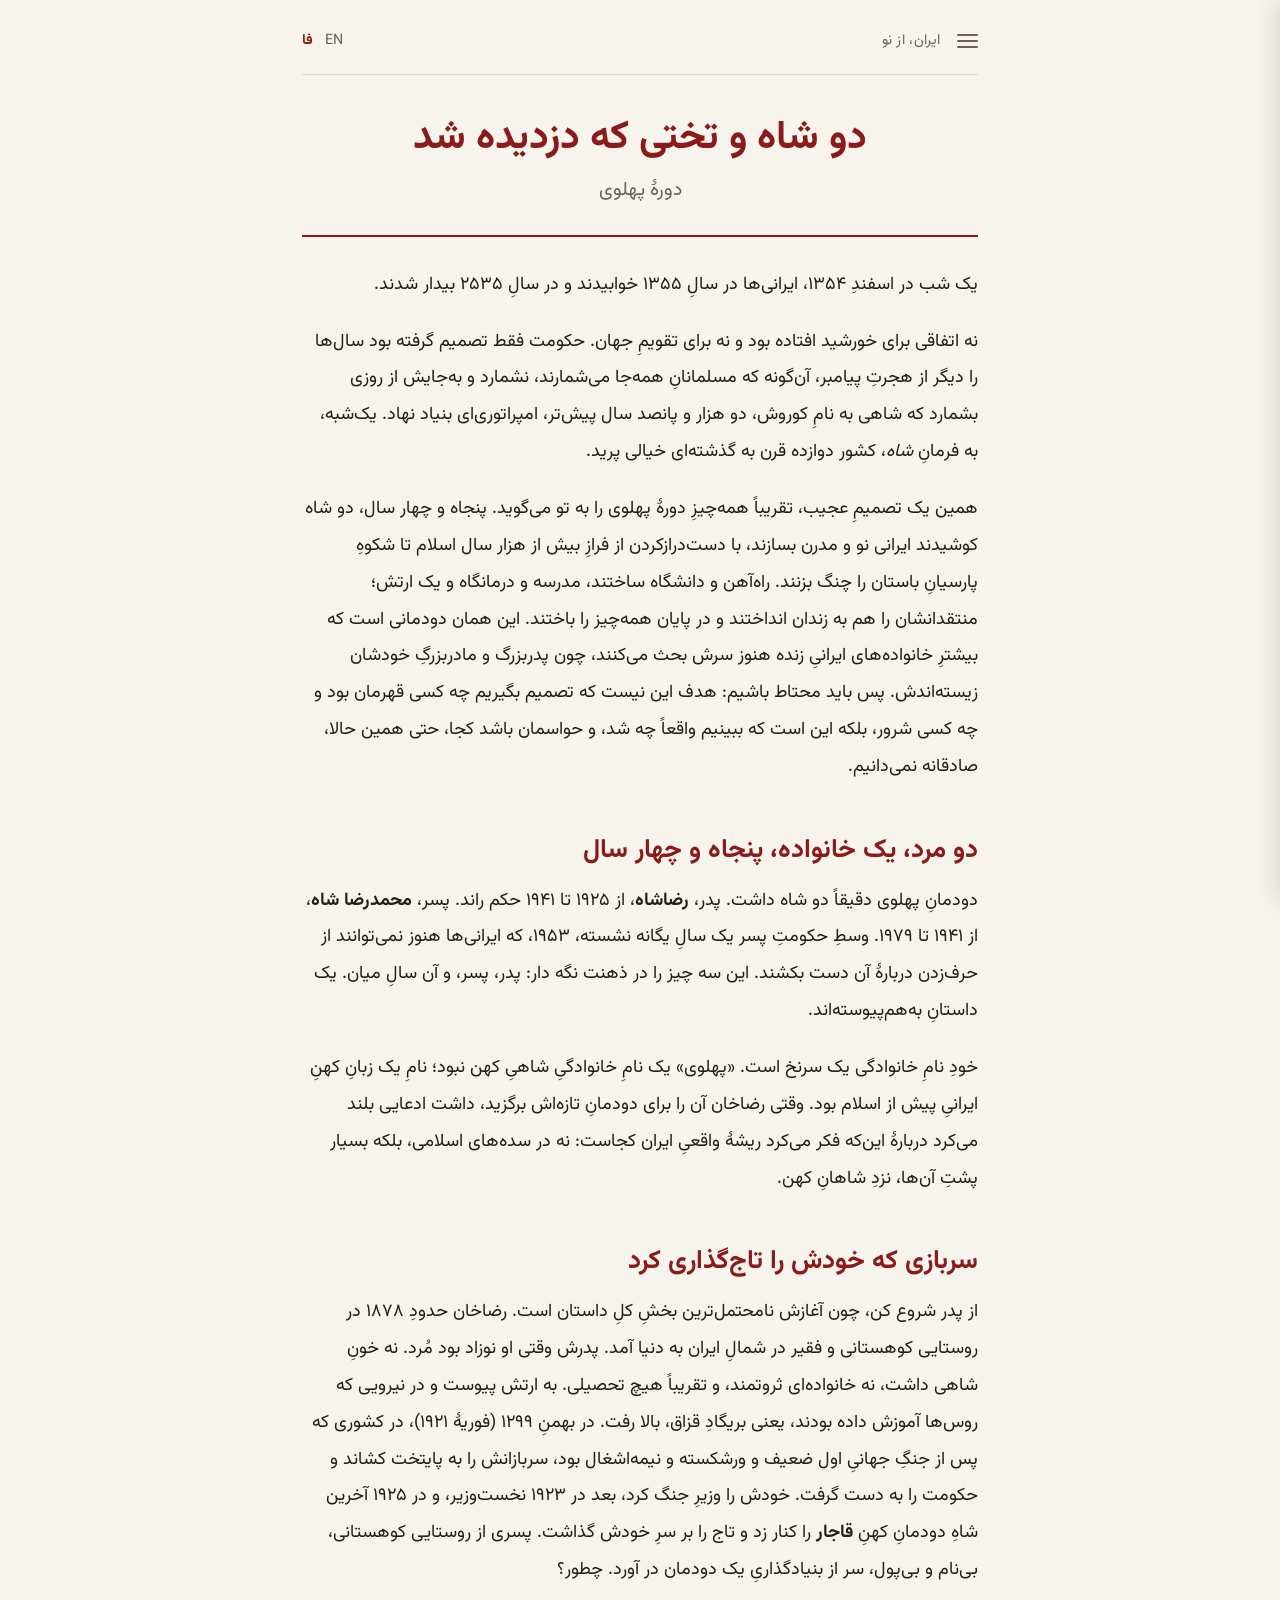
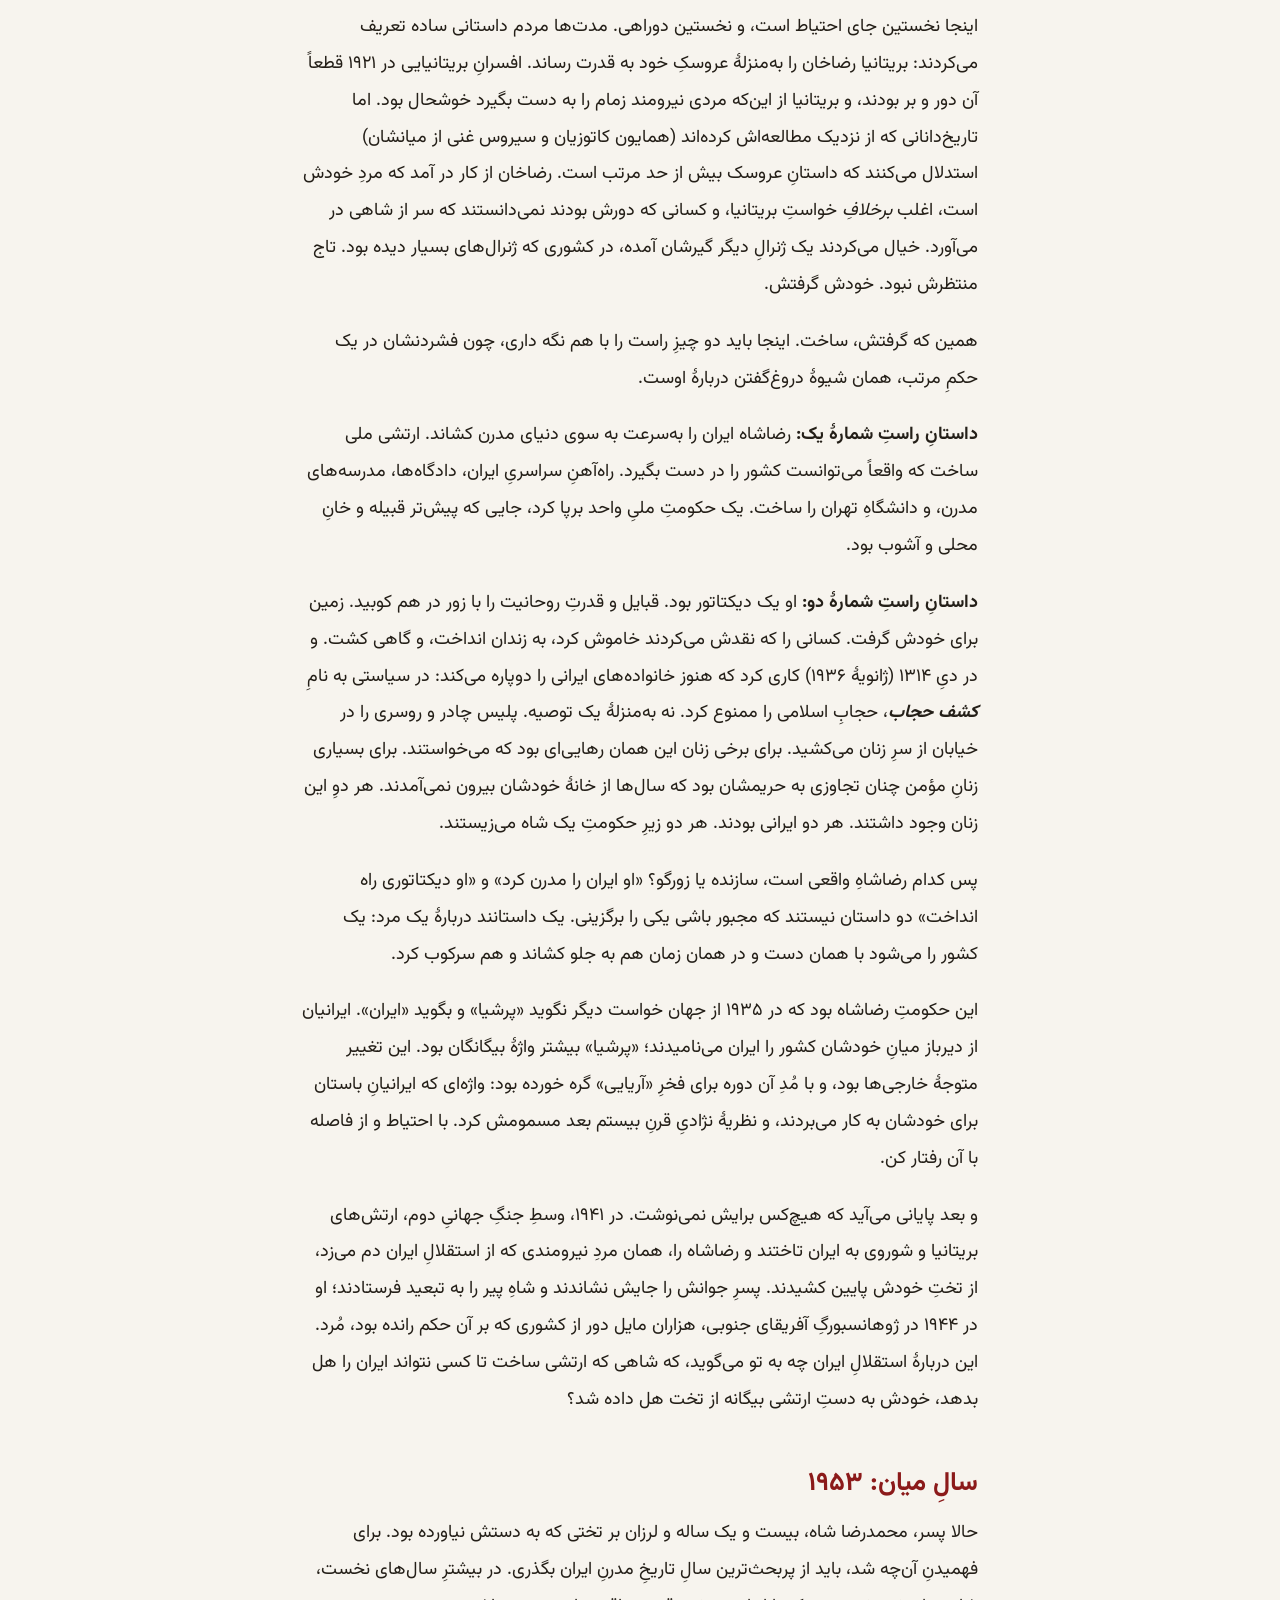
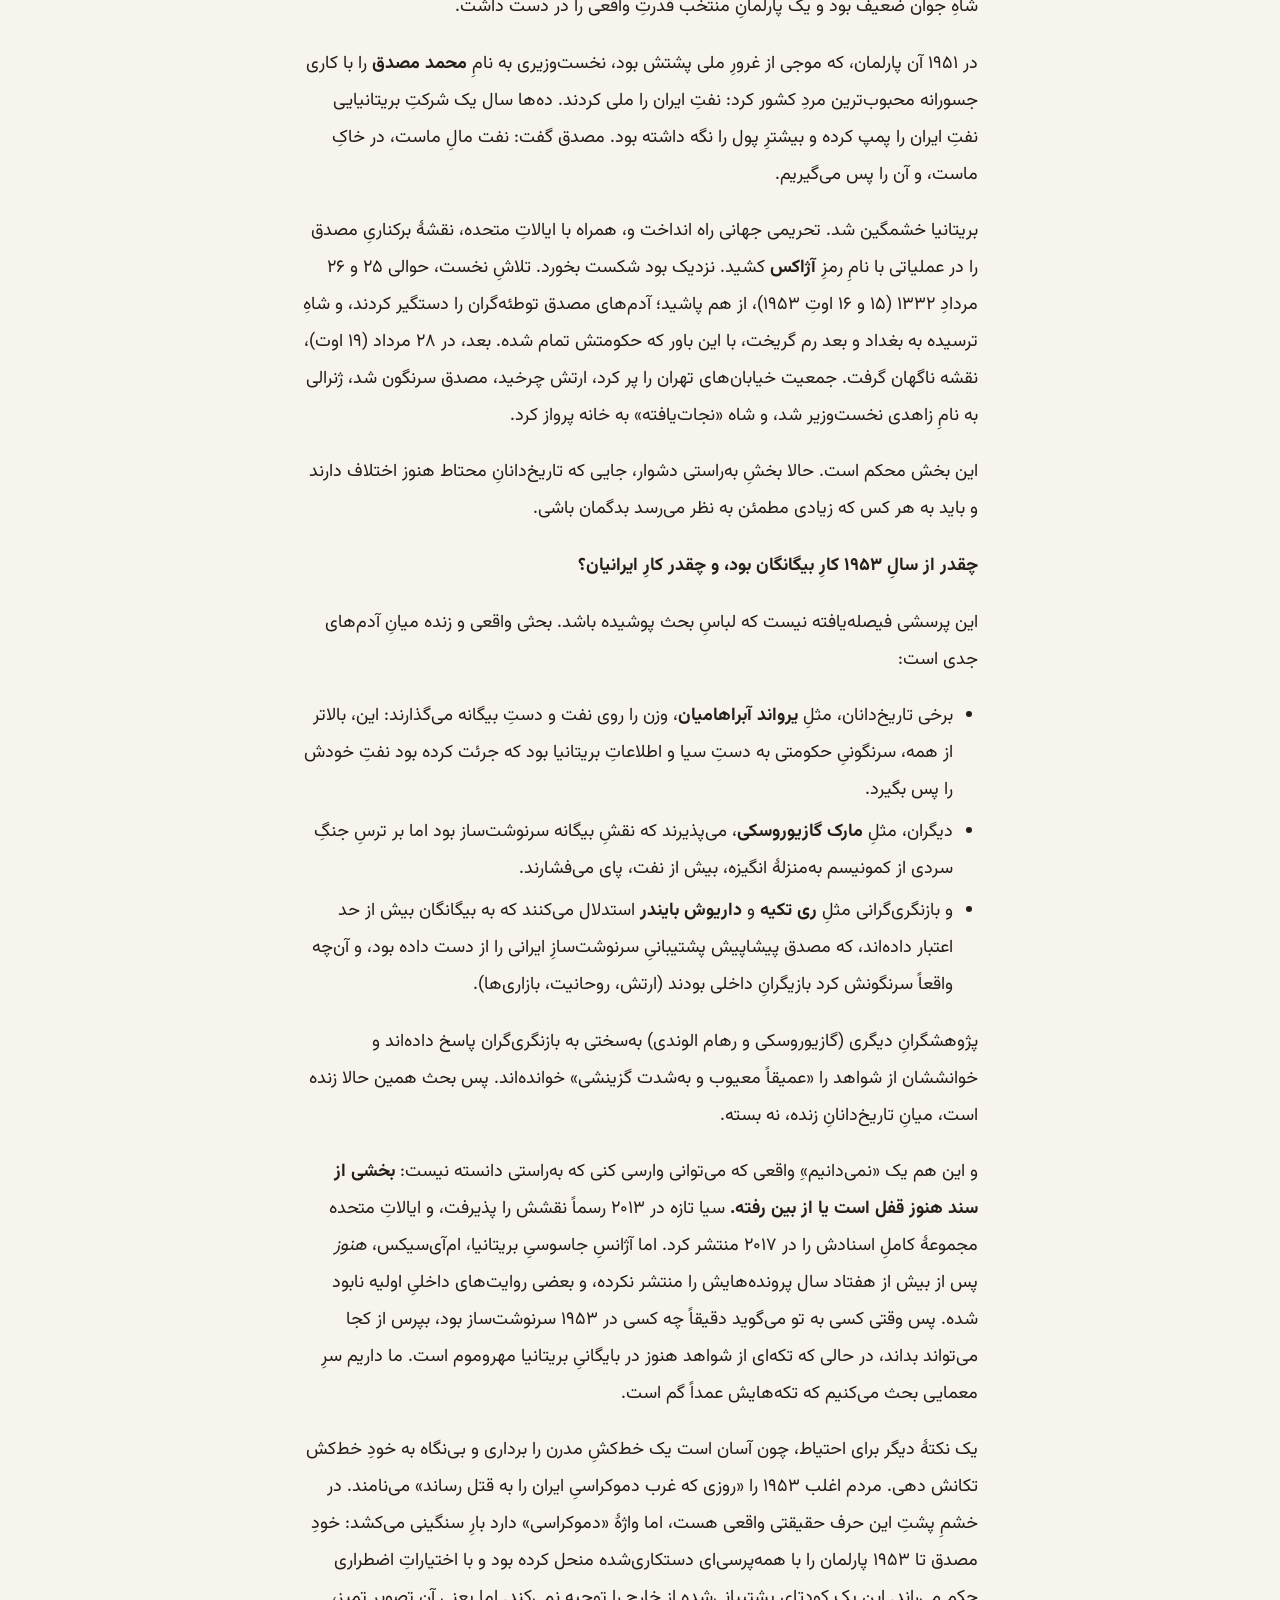
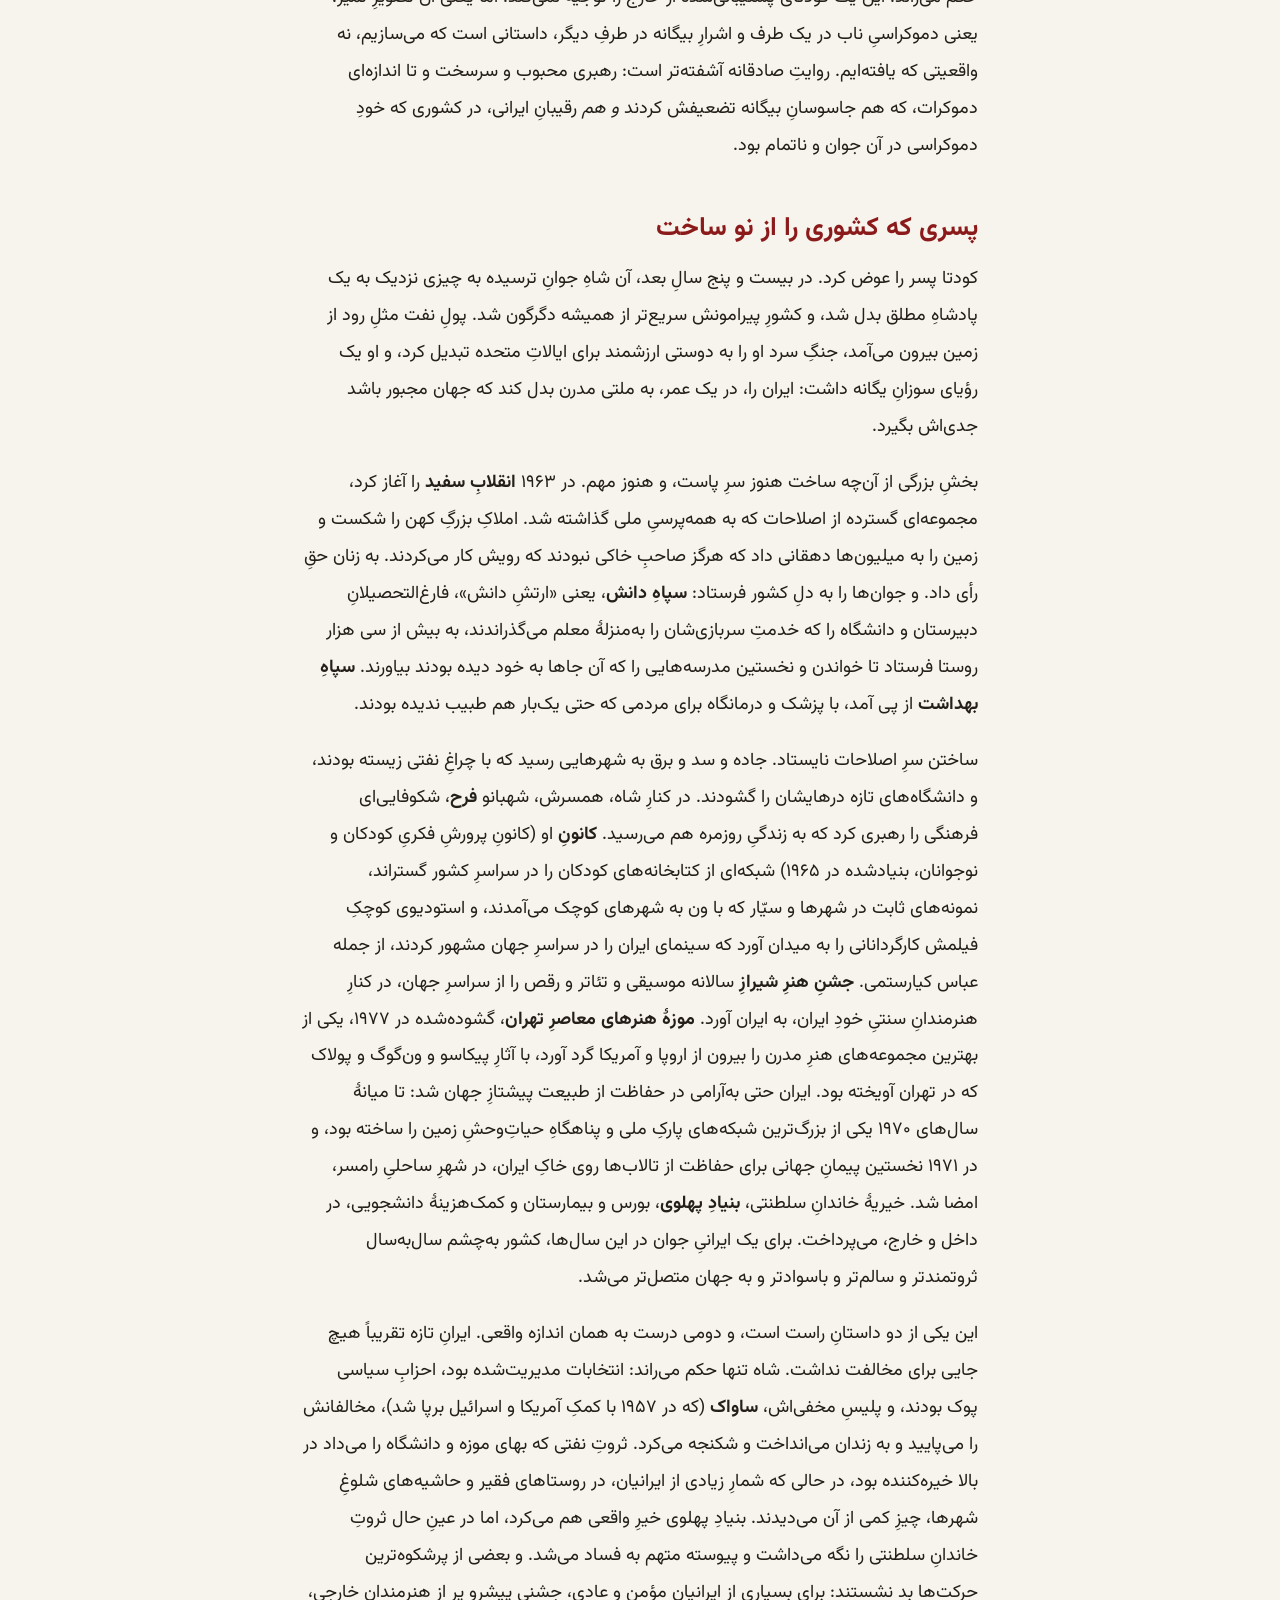
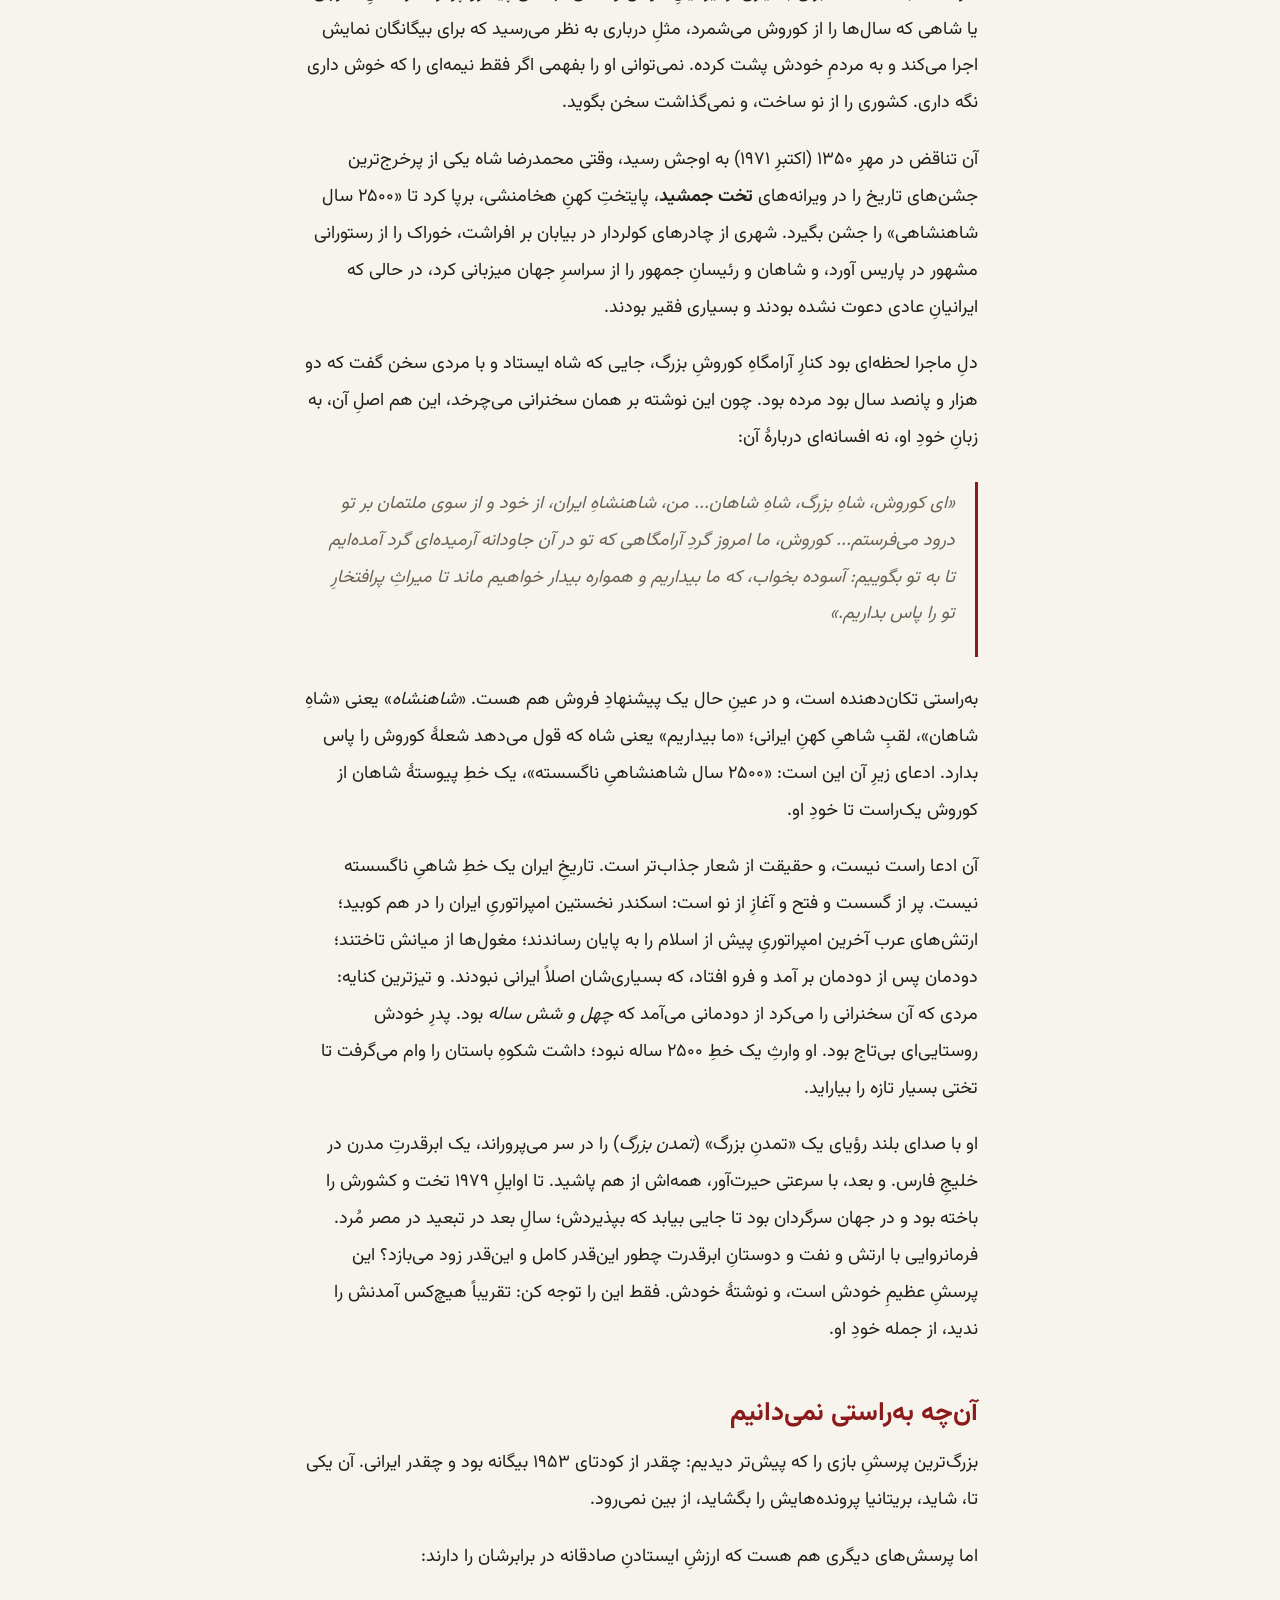
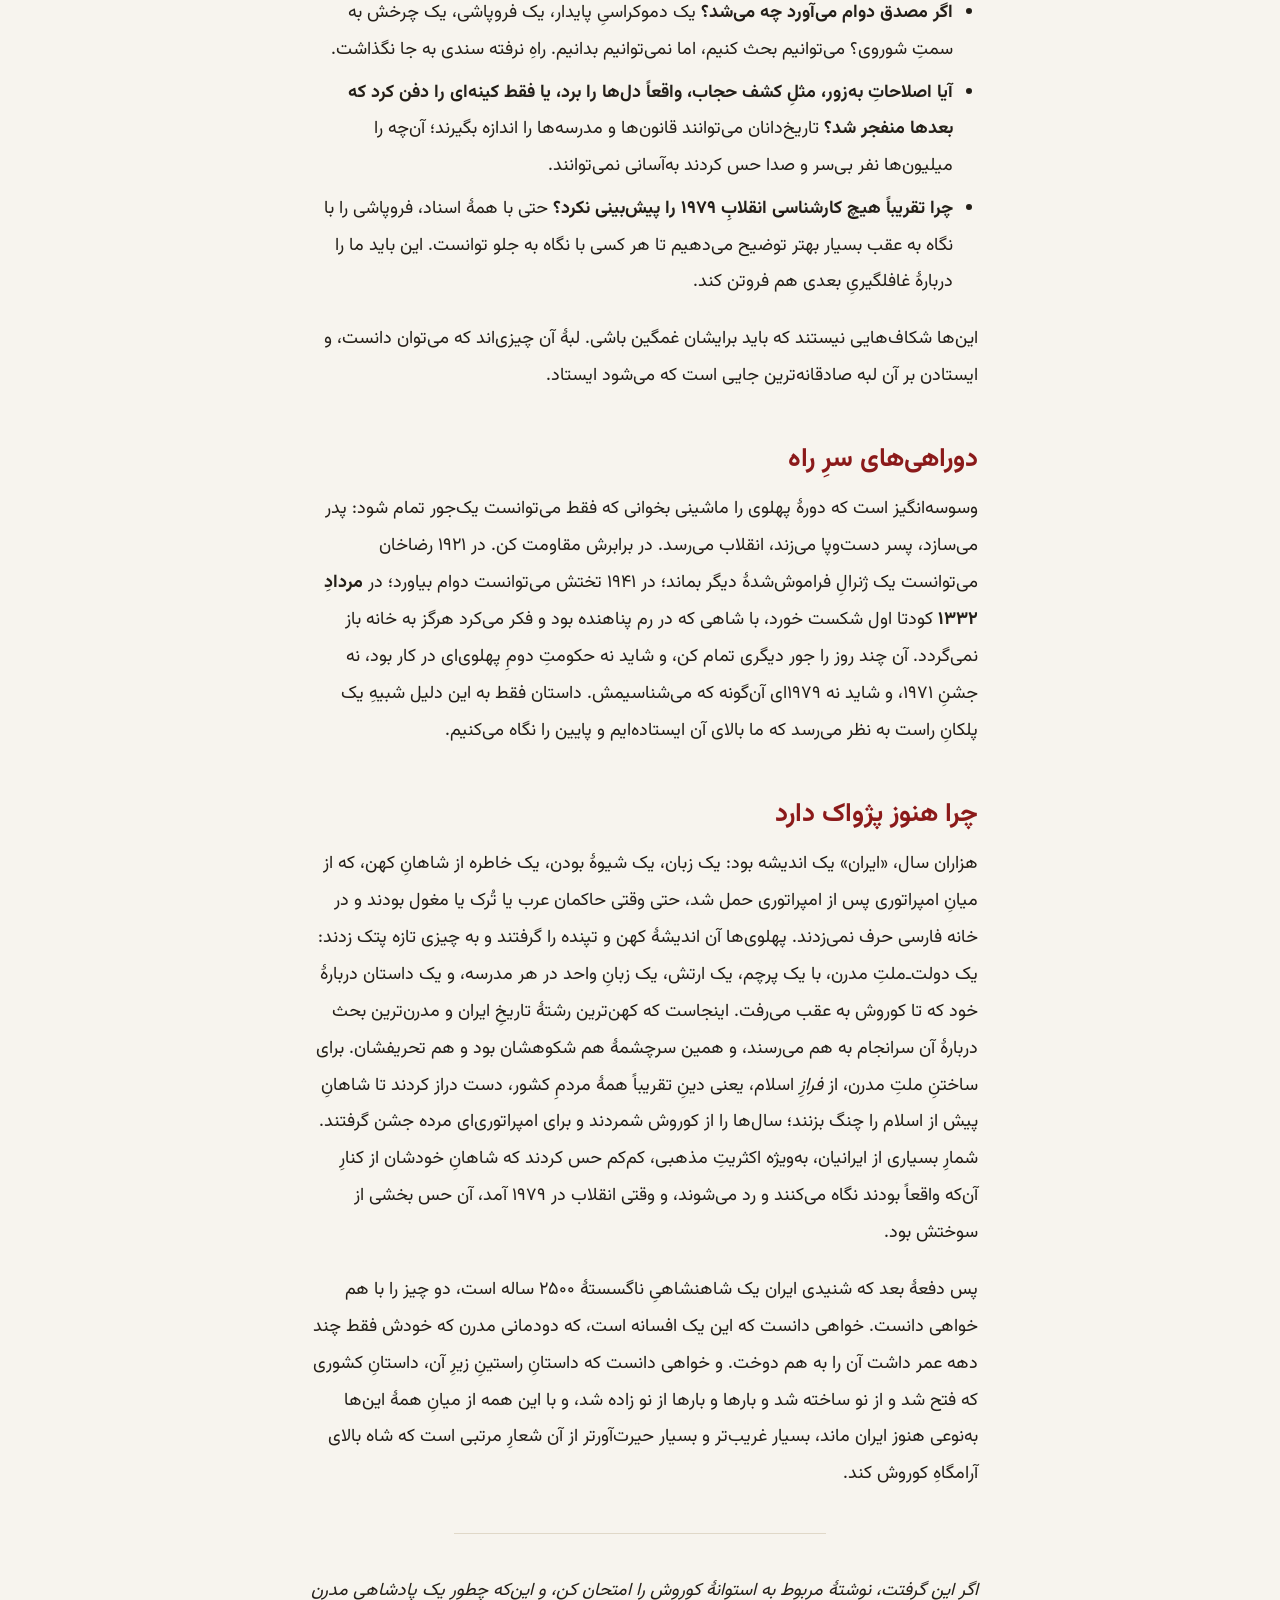
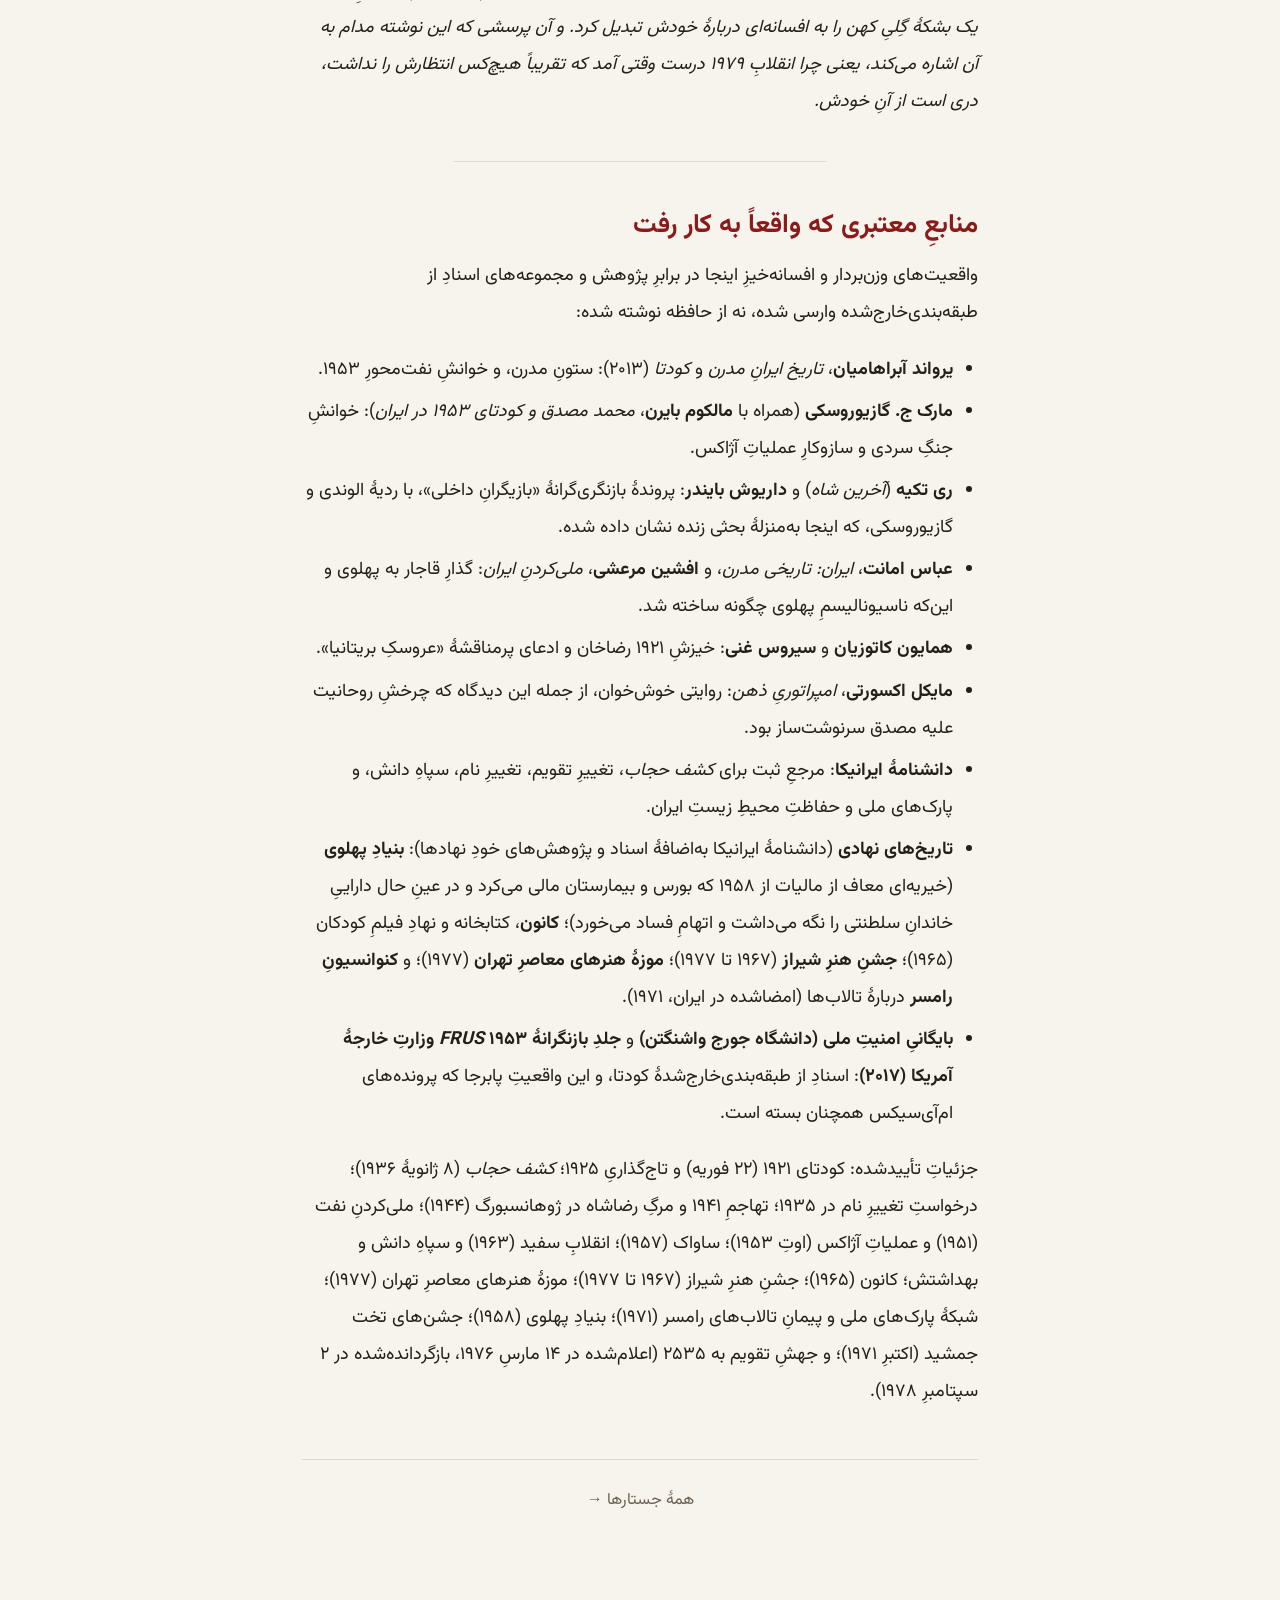
<file: fa/essays/pahlavi-era.html>
<!doctype html><html lang="fa" dir="rtl"><head><meta charset="utf-8"><meta name="viewport" content="width=device-width, initial-scale=1"><title>دو شاه و تختی که دزدیده شد · Iran Retold</title><link rel="preconnect" href="https://fonts.googleapis.com"><link rel="preconnect" href="https://fonts.gstatic.com" crossorigin><link href="https://fonts.googleapis.com/css2?family=EB+Garamond:ital@0;1&family=Vazirmatn:wght@300;400;500;700;800&display=swap" rel="stylesheet"><link rel="icon" href="/assets/favicon.ico" sizes="any"><link rel="icon" type="image/png" sizes="32x32" href="/assets/favicon-32.png"><link rel="apple-touch-icon" href="/assets/favicon-180.png"><link rel="stylesheet" href="/assets/main.css"></head><body><input type="checkbox" id="toc-toggle" class="toc-toggle" hidden><label class="toc-overlay" for="toc-toggle" aria-hidden="true"></label><aside class="toc-panel" aria-label="فهرست جستارها"><div class="toc-head"><a class="toc-home" href="/fa/">جستارها</a><label class="toc-close" for="toc-toggle" title="Close" aria-label="Close">&times;</label></div><nav><ul><li><a href="/fa/essays/the-mirror-in-the-sky.html">آینه‌ای در آسمان</a></li><li><a href="/fa/essays/religions-of-iran.html">سرزمینی که مدام خدایانش را عوض می‌کرد</a></li><li><a href="/fa/essays/zoroaster.html">زرتشت: پیامبری که از لای انگشت‌ها می‌سُرد</a></li><li><a href="/fa/essays/achaemenids.html">هخامنشیان: امپراتوریِ مردمانِ بسیار</a></li><li><a href="/fa/essays/how-iran-became-muslim.html">ایران چگونه کشوری مسلمان شد</a></li><li class="current"><a href="/fa/essays/pahlavi-era.html">دو شاه و تختی که دزدیده شد: دورهٔ پهلوی</a></li></ul></nav></aside><div class="wrap"><nav class="topbar"><div class="bar-left"><label class="toc-btn" for="toc-toggle" title="فهرست جستارها" aria-label="فهرست جستارها"><span></span><span></span><span></span></label><a class="brand" href="/fa/">ایران، از نو</a></div><span class="langs"><a href='/en/essays/pahlavi-era.html'>EN</a><span class="cur">فا</span></span></nav><article class="essay"><header class="title-block"><h1>دو شاه و تختی که دزدیده شد</h1><p class="subtitle">دورهٔ پهلوی</p></header><p>یک شب در اسفندِ ۱۳۵۴، ایرانی‌ها در سالِ ۱۳۵۵ خوابیدند و در سالِ ۲۵۳۵ بیدار شدند.</p>
<p>نه اتفاقی برای خورشید افتاده بود و نه برای تقویمِ جهان. حکومت فقط تصمیم گرفته بود سال‌ها را دیگر از هجرتِ پیامبر، آن‌گونه که مسلمانانِ همه‌جا می‌شمارند، نشمارد و به‌جایش از روزی بشمارد که شاهی به نامِ کوروش، دو هزار و پانصد سال پیش‌تر، امپراتوری‌ای بنیاد نهاد. یک‌شبه، به فرمانِ <em>شاه</em>، کشور دوازده قرن به گذشته‌ای خیالی پرید.</p>
<p>همین یک تصمیمِ عجیب، تقریباً همه‌چیزِ دورهٔ پهلوی را به تو می‌گوید. پنجاه و چهار سال، دو شاه کوشیدند ایرانی نو و مدرن بسازند، با دست‌درازکردن از فرازِ بیش از هزار سال اسلام تا شکوهِ پارسیانِ باستان را چنگ بزنند. راه‌آهن و دانشگاه ساختند، مدرسه و درمانگاه و یک ارتش؛ منتقدانشان را هم به زندان انداختند و در پایان همه‌چیز را باختند. این همان دودمانی است که بیشترِ خانواده‌های ایرانیِ زنده هنوز سرش بحث می‌کنند، چون پدربزرگ و مادربزرگِ خودشان زیسته‌اندش. پس باید محتاط باشیم: هدف این نیست که تصمیم بگیریم چه کسی قهرمان بود و چه کسی شرور، بلکه این است که ببینیم واقعاً چه شد، و حواسمان باشد کجا، حتی همین حالا، صادقانه نمی‌دانیم.</p>
<h2>دو مرد، یک خانواده، پنجاه و چهار سال</h2>
<p>دودمانِ پهلوی دقیقاً دو شاه داشت. پدر، <strong>رضاشاه</strong>، از ۱۹۲۵ تا ۱۹۴۱ حکم راند. پسر، <strong>محمدرضا شاه</strong>، از ۱۹۴۱ تا ۱۹۷۹. وسطِ حکومتِ پسر یک سالِ یگانه نشسته، ۱۹۵۳، که ایرانی‌ها هنوز نمی‌توانند از حرف‌زدن دربارهٔ آن دست بکشند. این سه چیز را در ذهنت نگه دار: پدر، پسر، و آن سالِ میان. یک داستانِ به‌هم‌پیوسته‌اند.</p>
<p>خودِ نامِ خانوادگی یک سرنخ است. «پهلوی» یک نامِ خانوادگیِ شاهیِ کهن نبود؛ نامِ یک زبانِ کهنِ ایرانیِ پیش از اسلام بود. وقتی رضاخان آن را برای دودمانِ تازه‌اش برگزید، داشت ادعایی بلند می‌کرد دربارهٔ این‌که فکر می‌کرد ریشهٔ واقعیِ ایران کجاست: نه در سده‌های اسلامی، بلکه بسیار پشتِ آن‌ها، نزدِ شاهانِ کهن.</p>
<h2>سربازی که خودش را تاج‌گذاری کرد</h2>
<p>از پدر شروع کن، چون آغازش نامحتمل‌ترین بخشِ کلِ داستان است. رضاخان حدودِ ۱۸۷۸ در روستایی کوهستانی و فقیر در شمالِ ایران به دنیا آمد. پدرش وقتی او نوزاد بود مُرد. نه خونِ شاهی داشت، نه خانواده‌ای ثروتمند، و تقریباً هیچ تحصیلی. به ارتش پیوست و در نیرویی که روس‌ها آموزش داده بودند، یعنی بریگادِ قزاق، بالا رفت. در بهمنِ ۱۲۹۹ (فوریهٔ ۱۹۲۱)، در کشوری که پس از جنگِ جهانیِ اول ضعیف و ورشکسته و نیمه‌اشغال بود، سربازانش را به پایتخت کشاند و حکومت را به دست گرفت. خودش را وزیرِ جنگ کرد، بعد در ۱۹۲۳ نخست‌وزیر، و در ۱۹۲۵ آخرین شاهِ دودمانِ کهنِ <strong>قاجار</strong> را کنار زد و تاج را بر سرِ خودش گذاشت. پسری از روستایی کوهستانی، بی‌نام و بی‌پول، سر از بنیادگذاریِ یک دودمان در آورد. چطور؟</p>
<p>اینجا نخستین جای احتیاط است، و نخستین دوراهی. مدت‌ها مردم داستانی ساده تعریف می‌کردند: بریتانیا رضاخان را به‌منزلهٔ عروسکِ خود به قدرت رساند. افسرانِ بریتانیایی در ۱۹۲۱ قطعاً آن دور و بر بودند، و بریتانیا از این‌که مردی نیرومند زمام را به دست بگیرد خوشحال بود. اما تاریخ‌دانانی که از نزدیک مطالعه‌اش کرده‌اند (همایون کاتوزیان و سیروس غنی از میانشان) استدلال می‌کنند که داستانِ عروسک بیش از حد مرتب است. رضاخان از کار در آمد که مردِ خودش است، اغلب <em>برخلافِ</em> خواستِ بریتانیا، و کسانی که دورش بودند نمی‌دانستند که سر از شاهی در می‌آورد. خیال می‌کردند یک ژنرالِ دیگر گیرشان آمده، در کشوری که ژنرال‌های بسیار دیده بود. تاج منتظرش نبود. خودش گرفتش.</p>
<p>همین که گرفتش، ساخت. اینجا باید دو چیزِ راست را با هم نگه داری، چون فشردنشان در یک حکمِ مرتب، همان شیوهٔ دروغ‌گفتن دربارهٔ اوست.</p>
<p><strong>داستانِ راستِ شمارهٔ یک:</strong> رضاشاه ایران را به‌سرعت به سوی دنیای مدرن کشاند. ارتشی ملی ساخت که واقعاً می‌توانست کشور را در دست بگیرد. راه‌آهنِ سراسریِ ایران، دادگاه‌ها، مدرسه‌های مدرن، و دانشگاهِ تهران را ساخت. یک حکومتِ ملیِ واحد برپا کرد، جایی که پیش‌تر قبیله و خانِ محلی و آشوب بود.</p>
<p><strong>داستانِ راستِ شمارهٔ دو:</strong> او یک دیکتاتور بود. قبایل و قدرتِ روحانیت را با زور در هم کوبید. زمین برای خودش گرفت. کسانی را که نقدش می‌کردند خاموش کرد، به زندان انداخت، و گاهی کشت. و در دیِ ۱۳۱۴ (ژانویهٔ ۱۹۳۶) کاری کرد که هنوز خانواده‌های ایرانی را دوپاره می‌کند: در سیاستی به نامِ <strong><em>کشف حجاب</em></strong>، حجابِ اسلامی را ممنوع کرد. نه به‌منزلهٔ یک توصیه. پلیس چادر و روسری را در خیابان از سرِ زنان می‌کشید. برای برخی زنان این همان رهایی‌ای بود که می‌خواستند. برای بسیاری زنانِ مؤمن چنان تجاوزی به حریمشان بود که سال‌ها از خانهٔ خودشان بیرون نمی‌آمدند. هر دوِ این زنان وجود داشتند. هر دو ایرانی بودند. هر دو زیرِ حکومتِ یک شاه می‌زیستند.</p>
<p>پس کدام رضاشاهِ واقعی است، سازنده یا زورگو؟ «او ایران را مدرن کرد» و «او دیکتاتوری راه انداخت» دو داستان نیستند که مجبور باشی یکی را برگزینی. یک داستانند دربارهٔ یک مرد: یک کشور را می‌شود با همان دست و در همان زمان هم به جلو کشاند و هم سرکوب کرد.</p>
<p>این حکومتِ رضاشاه بود که در ۱۹۳۵ از جهان خواست دیگر نگوید «پرشیا» و بگوید «ایران». ایرانیان از دیرباز میانِ خودشان کشور را ایران می‌نامیدند؛ «پرشیا» بیشتر واژهٔ بیگانگان بود. این تغییر متوجهٔ خارجی‌ها بود، و با مُدِ آن دوره برای فخرِ «آریایی» گره خورده بود: واژه‌ای که ایرانیانِ باستان برای خودشان به کار می‌بردند، و نظریهٔ نژادیِ قرنِ بیستم بعد مسمومش کرد. با احتیاط و از فاصله با آن رفتار کن.</p>
<p>و بعد پایانی می‌آید که هیچ‌کس برایش نمی‌نوشت. در ۱۹۴۱، وسطِ جنگِ جهانیِ دوم، ارتش‌های بریتانیا و شوروی به ایران تاختند و رضاشاه را، همان مردِ نیرومندی که از استقلالِ ایران دم می‌زد، از تختِ خودش پایین کشیدند. پسرِ جوانش را جایش نشاندند و شاهِ پیر را به تبعید فرستادند؛ او در ۱۹۴۴ در ژوهانسبورگِ آفریقای جنوبی، هزاران مایل دور از کشوری که بر آن حکم رانده بود، مُرد. این دربارهٔ استقلالِ ایران چه به تو می‌گوید، که شاهی که ارتشی ساخت تا کسی نتواند ایران را هل بدهد، خودش به دستِ ارتشی بیگانه از تخت هل داده شد؟</p>
<h2>سالِ میان: ۱۹۵۳</h2>
<p>حالا پسر، محمدرضا شاه، بیست و یک ساله و لرزان بر تختی که به دستش نیاورده بود. برای فهمیدنِ آن‌چه شد، باید از پربحث‌ترین سالِ تاریخِ مدرنِ ایران بگذری. در بیشترِ سال‌های نخست، شاهِ جوان ضعیف بود و یک پارلمانِ منتخب قدرتِ واقعی را در دست داشت.</p>
<p>در ۱۹۵۱ آن پارلمان، که موجی از غرورِ ملی پشتش بود، نخست‌وزیری به نامِ <strong>محمد مصدق</strong> را با کاری جسورانه محبوب‌ترین مردِ کشور کرد: نفتِ ایران را ملی کردند. ده‌ها سال یک شرکتِ بریتانیایی نفتِ ایران را پمپ کرده و بیشترِ پول را نگه داشته بود. مصدق گفت: نفت مالِ ماست، در خاکِ ماست، و آن را پس می‌گیریم.</p>
<p>بریتانیا خشمگین شد. تحریمی جهانی راه انداخت و، همراه با ایالاتِ متحده، نقشهٔ برکناریِ مصدق را در عملیاتی با نامِ رمزِ <strong>آژاکس</strong> کشید. نزدیک بود شکست بخورد. تلاشِ نخست، حوالی ۲۵ و ۲۶ مردادِ ۱۳۳۲ (۱۵ و ۱۶ اوتِ ۱۹۵۳)، از هم پاشید؛ آدم‌های مصدق توطئه‌گران را دستگیر کردند، و شاهِ ترسیده به بغداد و بعد رم گریخت، با این باور که حکومتش تمام شده. بعد، در ۲۸ مرداد (۱۹ اوت)، نقشه ناگهان گرفت. جمعیت خیابان‌های تهران را پر کرد، ارتش چرخید، مصدق سرنگون شد، ژنرالی به نامِ زاهدی نخست‌وزیر شد، و شاه «نجات‌یافته» به خانه پرواز کرد.</p>
<p>این بخش محکم است. حالا بخشِ به‌راستی دشوار، جایی که تاریخ‌دانانِ محتاط هنوز اختلاف دارند و باید به هر کس که زیادی مطمئن به نظر می‌رسد بدگمان باشی.</p>
<p><strong>چقدر از سالِ ۱۹۵۳ کارِ بیگانگان بود، و چقدر کارِ ایرانیان؟</strong></p>
<p>این پرسشی فیصله‌یافته نیست که لباسِ بحث پوشیده باشد. بحثی واقعی و زنده میانِ آدم‌های جدی است:</p>
<ul>
<li>برخی تاریخ‌دانان، مثلِ <strong>یرواند آبراهامیان</strong>، وزن را روی نفت و دستِ بیگانه می‌گذارند: این، بالاتر از همه، سرنگونیِ حکومتی به دستِ سیا و اطلاعاتِ بریتانیا بود که جرئت کرده بود نفتِ خودش را پس بگیرد.</li>
<li>دیگران، مثلِ <strong>مارک گازیوروسکی</strong>، می‌پذیرند که نقشِ بیگانه سرنوشت‌ساز بود اما بر ترسِ جنگِ سردی از کمونیسم به‌منزلهٔ انگیزه، بیش از نفت، پای می‌فشارند.</li>
<li>و بازنگری‌گرانی مثلِ <strong>ری تکیه</strong> و <strong>داریوش بایندر</strong> استدلال می‌کنند که به بیگانگان بیش از حد اعتبار داده‌اند، که مصدق پیشاپیش پشتیبانیِ سرنوشت‌سازِ ایرانی را از دست داده بود، و آن‌چه واقعاً سرنگونش کرد بازیگرانِ داخلی بودند (ارتش، روحانیت، بازاری‌ها).</li>
</ul>
<p>پژوهشگرانِ دیگری (گازیوروسکی و رهام الوندی) به‌سختی به بازنگری‌گران پاسخ داده‌اند و خوانششان از شواهد را «عمیقاً معیوب و به‌شدت گزینشی» خوانده‌اند. پس بحث همین حالا زنده است، میانِ تاریخ‌دانانِ زنده، نه بسته.</p>
<p>و این هم یک «نمی‌دانیم»ِ واقعی که می‌توانی وارسی کنی که به‌راستی دانسته نیست: <strong>بخشی از سند هنوز قفل است یا از بین رفته.</strong> سیا تازه در ۲۰۱۳ رسماً نقشش را پذیرفت، و ایالاتِ متحده مجموعهٔ کاملِ اسنادش را در ۲۰۱۷ منتشر کرد. اما آژانسِ جاسوسیِ بریتانیا، ام‌آی‌سیکس، <em>هنوز</em> پس از بیش از هفتاد سال پرونده‌هایش را منتشر نکرده، و بعضی روایت‌های داخلیِ اولیه نابود شده. پس وقتی کسی به تو می‌گوید دقیقاً چه کسی در ۱۹۵۳ سرنوشت‌ساز بود، بپرس از کجا می‌تواند بداند، در حالی که تکه‌ای از شواهد هنوز در بایگانیِ بریتانیا مهروموم است. ما داریم سرِ معمایی بحث می‌کنیم که تکه‌هایش عمداً گم است.</p>
<p>یک نکتهٔ دیگر برای احتیاط، چون آسان است یک خط‌کشِ مدرن را برداری و بی‌نگاه به خودِ خط‌کش تکانش دهی. مردم اغلب ۱۹۵۳ را «روزی که غرب دموکراسیِ ایران را به قتل رساند» می‌نامند. در خشمِ پشتِ این حرف حقیقتی واقعی هست، اما واژهٔ «دموکراسی» دارد بارِ سنگینی می‌کشد: خودِ مصدق تا ۱۹۵۳ پارلمان را با همه‌پرسی‌ای دستکاری‌شده منحل کرده بود و با اختیاراتِ اضطراری حکم می‌راند. این یک کودتای پشتیبانی‌شده از خارج را توجیه نمی‌کند. اما یعنی آن تصویرِ تمیز، یعنی دموکراسیِ ناب در یک طرف و اشرارِ بیگانه در طرفِ دیگر، داستانی است که می‌سازیم، نه واقعیتی که یافته‌ایم. روایتِ صادقانه آشفته‌تر است: رهبری محبوب و سرسخت و تا اندازه‌ای دموکرات، که هم جاسوسانِ بیگانه تضعیفش کردند <em>و هم</em> رقیبانِ ایرانی، در کشوری که خودِ دموکراسی در آن جوان و ناتمام بود.</p>
<h2>پسری که کشوری را از نو ساخت</h2>
<p>کودتا پسر را عوض کرد. در بیست و پنج سالِ بعد، آن شاهِ جوانِ ترسیده به چیزی نزدیک به یک پادشاهِ مطلق بدل شد، و کشورِ پیرامونش سریع‌تر از همیشه دگرگون شد. پولِ نفت مثلِ رود از زمین بیرون می‌آمد، جنگِ سرد او را به دوستی ارزشمند برای ایالاتِ متحده تبدیل کرد، و او یک رؤیای سوزانِ یگانه داشت: ایران را، در یک عمر، به ملتی مدرن بدل کند که جهان مجبور باشد جدی‌اش بگیرد.</p>
<p>بخشِ بزرگی از آن‌چه ساخت هنوز سرِ پاست، و هنوز مهم. در ۱۹۶۳ <strong>انقلابِ سفید</strong> را آغاز کرد، مجموعه‌ای گسترده از اصلاحات که به همه‌پرسیِ ملی گذاشته شد. املاکِ بزرگِ کهن را شکست و زمین را به میلیون‌ها دهقانی داد که هرگز صاحبِ خاکی نبودند که رویش کار می‌کردند. به زنان حقِ رأی داد. و جوان‌ها را به دلِ کشور فرستاد: <strong>سپاهِ دانش</strong>، یعنی «ارتشِ دانش»، فارغ‌التحصیلانِ دبیرستان و دانشگاه را که خدمتِ سربازی‌شان را به‌منزلهٔ معلم می‌گذراندند، به بیش از سی هزار روستا فرستاد تا خواندن و نخستین مدرسه‌هایی را که آن جاها به خود دیده بودند بیاورند. <strong>سپاهِ بهداشت</strong> از پی آمد، با پزشک و درمانگاه برای مردمی که حتی یک‌بار هم طبیب ندیده بودند.</p>
<p>ساختن سرِ اصلاحات نایستاد. جاده و سد و برق به شهرهایی رسید که با چراغِ نفتی زیسته بودند، و دانشگاه‌های تازه درهایشان را گشودند. در کنارِ شاه، همسرش، شهبانو <strong>فرح</strong>، شکوفایی‌ای فرهنگی را رهبری کرد که به زندگیِ روزمره هم می‌رسید. <strong>کانونِ</strong> او (کانونِ پرورشِ فکریِ کودکان و نوجوانان، بنیادشده در ۱۹۶۵) شبکه‌ای از کتابخانه‌های کودکان را در سراسرِ کشور گستراند، نمونه‌های ثابت در شهرها و سیّار که با ون به شهرهای کوچک می‌آمدند، و استودیوی کوچکِ فیلمش کارگردانانی را به میدان آورد که سینمای ایران را در سراسرِ جهان مشهور کردند، از جمله عباس کیارستمی. <strong>جشنِ هنرِ شیرازِ</strong> سالانه موسیقی و تئاتر و رقص را از سراسرِ جهان، در کنارِ هنرمندانِ سنتیِ خودِ ایران، به ایران آورد. <strong>موزهٔ هنرهای معاصرِ تهران</strong>، گشوده‌شده در ۱۹۷۷، یکی از بهترین مجموعه‌های هنرِ مدرن را بیرون از اروپا و آمریکا گرد آورد، با آثارِ پیکاسو و ون‌گوگ و پولاک که در تهران آویخته بود. ایران حتی به‌آرامی در حفاظت از طبیعت پیشتازِ جهان شد: تا میانهٔ سال‌های ۱۹۷۰ یکی از بزرگ‌ترین شبکه‌های پارکِ ملی و پناهگاهِ حیاتِ‌وحشِ زمین را ساخته بود، و در ۱۹۷۱ نخستین پیمانِ جهانی برای حفاظت از تالاب‌ها روی خاکِ ایران، در شهرِ ساحلیِ رامسر، امضا شد. خیریهٔ خاندانِ سلطنتی، <strong>بنیادِ پهلوی</strong>، بورس و بیمارستان و کمک‌هزینهٔ دانشجویی، در داخل و خارج، می‌پرداخت. برای یک ایرانیِ جوان در این سال‌ها، کشور به‌چشم سال‌به‌سال ثروتمندتر و سالم‌تر و باسوادتر و به جهان متصل‌تر می‌شد.</p>
<p>این یکی از دو داستانِ راست است، و دومی درست به همان اندازه واقعی. ایرانِ تازه تقریباً هیچ جایی برای مخالفت نداشت. شاه تنها حکم می‌راند: انتخابات مدیریت‌شده بود، احزابِ سیاسی پوک بودند، و پلیسِ مخفی‌اش، <strong>ساواک</strong> (که در ۱۹۵۷ با کمکِ آمریکا و اسرائیل برپا شد)، مخالفانش را می‌پایید و به زندان می‌انداخت و شکنجه می‌کرد. ثروتِ نفتی که بهای موزه و دانشگاه را می‌داد در بالا خیره‌کننده بود، در حالی که شمارِ زیادی از ایرانیان، در روستاهای فقیر و حاشیه‌های شلوغِ شهرها، چیزِ کمی از آن می‌دیدند. بنیادِ پهلوی خیرِ واقعی هم می‌کرد، اما در عینِ حال ثروتِ خاندانِ سلطنتی را نگه می‌داشت و پیوسته متهم به فساد می‌شد. و بعضی از پرشکوه‌ترین حرکت‌ها بد نشستند: برای بسیاری از ایرانیانِ مؤمن و عادی، جشنی پیشرو پر از هنرمندانِ خارجی، یا شاهی که سال‌ها را از کوروش می‌شمرد، مثلِ درباری به نظر می‌رسید که برای بیگانگان نمایش اجرا می‌کند و به مردمِ خودش پشت کرده. نمی‌توانی او را بفهمی اگر فقط نیمه‌ای را که خوش داری نگه داری. کشوری را از نو ساخت، و نمی‌گذاشت سخن بگوید.</p>
<p>آن تناقض در مهرِ ۱۳۵۰ (اکتبرِ ۱۹۷۱) به اوجش رسید، وقتی محمدرضا شاه یکی از پرخرج‌ترین جشن‌های تاریخ را در ویرانه‌های <strong>تخت جمشید</strong>، پایتختِ کهنِ هخامنشی، برپا کرد تا «۲۵۰۰ سال شاهنشاهی» را جشن بگیرد. شهری از چادرهای کولردار در بیابان بر افراشت، خوراک را از رستورانی مشهور در پاریس آورد، و شاهان و رئیسانِ جمهور را از سراسرِ جهان میزبانی کرد، در حالی که ایرانیانِ عادی دعوت نشده بودند و بسیاری فقیر بودند.</p>
<p>دلِ ماجرا لحظه‌ای بود کنارِ آرامگاهِ کوروشِ بزرگ، جایی که شاه ایستاد و با مردی سخن گفت که دو هزار و پانصد سال بود مرده بود. چون این نوشته بر همان سخنرانی می‌چرخد، این هم اصلِ آن، به زبانِ خودِ او، نه افسانه‌ای دربارهٔ آن:</p>
<blockquote>
<p>«ای کوروش، شاهِ بزرگ، شاهِ شاهان... من، شاهنشاهِ ایران، از خود و از سوی ملتمان بر تو درود می‌فرستم... کوروش، ما امروز گردِ آرامگاهی که تو در آن جاودانه آرمیده‌ای گرد آمده‌ایم تا به تو بگوییم: آسوده بخواب، که ما بیداریم و همواره بیدار خواهیم ماند تا میراثِ پرافتخارِ تو را پاس بداریم.»</p>
</blockquote>
<p>به‌راستی تکان‌دهنده است، و در عینِ حال یک پیشنهادِ فروش هم هست. «<em>شاهنشاه</em>» یعنی «شاهِ شاهان»، لقبِ شاهیِ کهنِ ایرانی؛ «ما بیداریم» یعنی شاه که قول می‌دهد شعلهٔ کوروش را پاس بدارد. ادعای زیرِ آن این است: «۲۵۰۰ سال شاهنشاهیِ ناگسسته»، یک خطِ پیوستهٔ شاهان از کوروش یک‌راست تا خودِ او.</p>
<p>آن ادعا راست نیست، و حقیقت از شعار جذاب‌تر است. تاریخِ ایران یک خطِ شاهیِ ناگسسته نیست. پر از گسست و فتح و آغازِ از نو است: اسکندر نخستین امپراتوریِ ایران را در هم کوبید؛ ارتش‌های عرب آخرین امپراتوریِ پیش از اسلام را به پایان رساندند؛ مغول‌ها از میانش تاختند؛ دودمان پس از دودمان بر آمد و فرو افتاد، که بسیاری‌شان اصلاً ایرانی نبودند. و تیزترین کنایه: مردی که آن سخنرانی را می‌کرد از دودمانی می‌آمد که <em>چهل و شش ساله</em> بود. پدرِ خودش روستایی‌ای بی‌تاج بود. او وارثِ یک خطِ ۲۵۰۰ ساله نبود؛ داشت شکوهِ باستان را وام می‌گرفت تا تختی بسیار تازه را بیاراید.</p>
<p>او با صدای بلند رؤیای یک «تمدنِ بزرگ» (<em>تمدن بزرگ</em>) را در سر می‌پروراند، یک ابرقدرتِ مدرن در خلیجِ فارس. و بعد، با سرعتی حیرت‌آور، همه‌اش از هم پاشید. تا اوایلِ ۱۹۷۹ تخت و کشورش را باخته بود و در جهان سرگردان بود تا جایی بیابد که بپذیردش؛ سالِ بعد در تبعید در مصر مُرد. فرمانروایی با ارتش و نفت و دوستانِ ابرقدرت چطور این‌قدر کامل و این‌قدر زود می‌بازد؟ این پرسشِ عظیمِ خودش است، و نوشتهٔ خودش. فقط این را توجه کن: تقریباً هیچ‌کس آمدنش را ندید، از جمله خودِ او.</p>
<h2>آن‌چه به‌راستی نمی‌دانیم</h2>
<p>بزرگ‌ترین پرسشِ بازی را که پیش‌تر دیدیم: چقدر از کودتای ۱۹۵۳ بیگانه بود و چقدر ایرانی. آن یکی تا، شاید، بریتانیا پرونده‌هایش را بگشاید، از بین نمی‌رود.</p>
<p>اما پرسش‌های دیگری هم هست که ارزشِ ایستادنِ صادقانه در برابرشان را دارند:</p>
<ul>
<li><strong>اگر مصدق دوام می‌آورد چه می‌شد؟</strong> یک دموکراسیِ پایدار، یک فروپاشی، یک چرخش به سمتِ شوروی؟ می‌توانیم بحث کنیم، اما نمی‌توانیم بدانیم. راهِ نرفته سندی به جا نگذاشت.</li>
<li><strong>آیا اصلاحاتِ به‌زور، مثلِ کشف حجاب، واقعاً دل‌ها را برد، یا فقط کینه‌ای را دفن کرد که بعدها منفجر شد؟</strong> تاریخ‌دانان می‌توانند قانون‌ها و مدرسه‌ها را اندازه بگیرند؛ آن‌چه را میلیون‌ها نفر بی‌سر و صدا حس کردند به‌آسانی نمی‌توانند.</li>
<li><strong>چرا تقریباً هیچ کارشناسی انقلابِ ۱۹۷۹ را پیش‌بینی نکرد؟</strong> حتی با همهٔ اسناد، فروپاشی را با نگاه به عقب بسیار بهتر توضیح می‌دهیم تا هر کسی با نگاه به جلو توانست. این باید ما را دربارهٔ غافلگیریِ بعدی هم فروتن کند.</li>
</ul>
<p>این‌ها شکاف‌هایی نیستند که باید برایشان غمگین باشی. لبهٔ آن چیزی‌اند که می‌توان دانست، و ایستادن بر آن لبه صادقانه‌ترین جایی است که می‌شود ایستاد.</p>
<h2>دوراهی‌های سرِ راه</h2>
<p>وسوسه‌انگیز است که دورهٔ پهلوی را ماشینی بخوانی که فقط می‌توانست یک‌جور تمام شود: پدر می‌سازد، پسر دست‌وپا می‌زند، انقلاب می‌رسد. در برابرش مقاومت کن. در ۱۹۲۱ رضاخان می‌توانست یک ژنرالِ فراموش‌شدهٔ دیگر بماند؛ در ۱۹۴۱ تختش می‌توانست دوام بیاورد؛ در <strong>مردادِ ۱۳۳۲</strong> کودتا اول شکست خورد، با شاهی که در رم پناهنده بود و فکر می‌کرد هرگز به خانه باز نمی‌گردد. آن چند روز را جور دیگری تمام کن، و شاید نه حکومتِ دومِ پهلوی‌ای در کار بود، نه جشنِ ۱۹۷۱، و شاید نه ۱۹۷۹‌ای آن‌گونه که می‌شناسیمش. داستان فقط به این دلیل شبیهِ یک پلکانِ راست به نظر می‌رسد که ما بالای آن ایستاده‌ایم و پایین را نگاه می‌کنیم.</p>
<h2>چرا هنوز پژواک دارد</h2>
<p>هزاران سال، «ایران» یک اندیشه بود: یک زبان، یک شیوهٔ بودن، یک خاطره از شاهانِ کهن، که از میانِ امپراتوری پس از امپراتوری حمل شد، حتی وقتی حاکمان عرب یا تُرک یا مغول بودند و در خانه فارسی حرف نمی‌زدند. پهلوی‌ها آن اندیشهٔ کهن و تپنده را گرفتند و به چیزی تازه پتک زدند: یک دولت‌ـ‌ملتِ مدرن، با یک پرچم، یک ارتش، یک زبانِ واحد در هر مدرسه، و یک داستان دربارهٔ خود که تا کوروش به عقب می‌رفت. اینجاست که کهن‌ترین رشتهٔ تاریخِ ایران و مدرن‌ترین بحث دربارهٔ آن سرانجام به هم می‌رسند، و همین سرچشمهٔ هم شکوهشان بود و هم تحریفشان. برای ساختنِ ملتِ مدرن، از <em>فرازِ</em> اسلام، یعنی دینِ تقریباً همهٔ مردمِ کشور، دست دراز کردند تا شاهانِ پیش از اسلام را چنگ بزنند؛ سال‌ها را از کوروش شمردند و برای امپراتوری‌ای مرده جشن گرفتند. شمارِ بسیاری از ایرانیان، به‌ویژه اکثریتِ مذهبی، کم‌کم حس کردند که شاهانِ خودشان از کنارِ آن‌که واقعاً بودند نگاه می‌کنند و رد می‌شوند، و وقتی انقلاب در ۱۹۷۹ آمد، آن حس بخشی از سوختش بود.</p>
<p>پس دفعهٔ بعد که شنیدی ایران یک شاهنشاهیِ ناگسستهٔ ۲۵۰۰ ساله است، دو چیز را با هم خواهی دانست. خواهی دانست که این یک افسانه است، که دودمانی مدرن که خودش فقط چند دهه عمر داشت آن را به هم دوخت. و خواهی دانست که داستانِ راستینِ زیرِ آن، داستانِ کشوری که فتح شد و از نو ساخته شد و بارها و بارها از نو زاده شد، و با این همه از میانِ همهٔ این‌ها به‌نوعی هنوز ایران ماند، بسیار غریب‌تر و بسیار حیرت‌آورتر از آن شعارِ مرتبی است که شاه بالای آرامگاهِ کوروش کند.</p>
<hr />
<p><em>اگر این گرفتت، نوشتهٔ مربوط به </em><em>استوانهٔ کوروش</em><em> را امتحان کن، و این‌که چطور یک پادشاهیِ مدرن یک بشکهٔ گِلیِ کهن را به افسانه‌ای دربارهٔ خودش تبدیل کرد. و آن پرسشی که این نوشته مدام به آن اشاره می‌کند، یعنی چرا انقلابِ </em><em>۱۹۷۹</em><em> درست وقتی آمد که تقریباً هیچ‌کس انتظارش را نداشت، دری است از آنِ خودش.</em></p>
<hr />
<h2>منابعِ معتبری که واقعاً به کار رفت</h2>
<p>واقعیت‌های وزن‌بردار و افسانه‌خیزِ اینجا در برابرِ پژوهش و مجموعه‌های اسنادِ از طبقه‌بندی‌خارج‌شده وارسی شده، نه از حافظه نوشته شده:</p>
<ul>
<li><strong>یرواند آبراهامیان</strong>، <em>تاریخ ایرانِ مدرن</em> و <em>کودتا</em> (۲۰۱۳): ستونِ مدرن، و خوانشِ نفت‌محورِ ۱۹۵۳.</li>
<li><strong>مارک ج. گازیوروسکی</strong> (همراه با <strong>مالکوم بایرن</strong>، <em>محمد مصدق و کودتای ۱۹۵۳ در ایران</em>): خوانشِ جنگِ سردی و سازوکارِ عملیاتِ آژاکس.</li>
<li><strong>ری تکیه</strong> (<em>آخرین شاه</em>) و <strong>داریوش بایندر</strong>: پروندهٔ بازنگری‌گرانهٔ «بازیگرانِ داخلی»، با ردیهٔ الوندی و گازیوروسکی، که اینجا به‌منزلهٔ بحثی زنده نشان داده شده.</li>
<li><strong>عباس امانت</strong>، <em>ایران: تاریخی مدرن</em>، و <strong>افشین مرعشی</strong>، <em>ملی‌کردنِ ایران</em>: گذارِ قاجار به پهلوی و این‌که ناسیونالیسمِ پهلوی چگونه ساخته شد.</li>
<li><strong>همایون کاتوزیان</strong> و <strong>سیروس غنی</strong>: خیزشِ ۱۹۲۱ رضاخان و ادعای پرمناقشهٔ «عروسکِ بریتانیا».</li>
<li><strong>مایکل اکسورتی</strong>، <em>امپراتوریِ ذهن</em>: روایتی خوش‌خوان، از جمله این دیدگاه که چرخشِ روحانیت علیه مصدق سرنوشت‌ساز بود.</li>
<li><strong>دانشنامهٔ ایرانیکا</strong>: مرجعِ ثبت برای <em>کشف حجاب</em>، تغییرِ تقویم، تغییرِ نام، سپاهِ دانش، و پارک‌های ملی و حفاظتِ محیطِ زیستِ ایران.</li>
<li><strong>تاریخ‌های نهادی</strong> (دانشنامهٔ ایرانیکا به‌اضافهٔ اسناد و پژوهش‌های خودِ نهادها): <strong>بنیادِ پهلوی</strong> (خیریه‌ای معاف از مالیات از ۱۹۵۸ که بورس و بیمارستان مالی می‌کرد و در عینِ حال داراییِ خاندانِ سلطنتی را نگه می‌داشت و اتهامِ فساد می‌خورد)؛ <strong>کانون</strong>، کتابخانه و نهادِ فیلمِ کودکان (۱۹۶۵)؛ <strong>جشنِ هنرِ شیراز</strong> (۱۹۶۷ تا ۱۹۷۷)؛ <strong>موزهٔ هنرهای معاصرِ تهران</strong> (۱۹۷۷)؛ و <strong>کنوانسیونِ رامسر</strong> دربارهٔ تالاب‌ها (امضاشده در ایران، ۱۹۷۱).</li>
<li><strong>بایگانیِ امنیتِ ملی (دانشگاه جورج واشنگتن)</strong> و <strong>جلدِ بازنگرانهٔ <em>FRUS</em> ۱۹۵۳ وزارتِ خارجهٔ آمریکا (۲۰۱۷)</strong>: اسنادِ از طبقه‌بندی‌خارج‌شدهٔ کودتا، و این واقعیتِ پابرجا که پرونده‌های ام‌آی‌سیکس همچنان بسته است.</li>
</ul>
<p>جزئیاتِ تأییدشده: کودتای ۱۹۲۱ (۲۲ فوریه) و تاج‌گذاریِ ۱۹۲۵؛ <em>کشف حجاب</em> (۸ ژانویهٔ ۱۹۳۶)؛ درخواستِ تغییرِ نام در ۱۹۳۵؛ تهاجمِ ۱۹۴۱ و مرگِ رضاشاه در ژوهانسبورگ (۱۹۴۴)؛ ملی‌کردنِ نفت (۱۹۵۱) و عملیاتِ آژاکس (اوتِ ۱۹۵۳)؛ ساواک (۱۹۵۷)؛ انقلابِ سفید (۱۹۶۳) و سپاهِ دانش و بهداشتش؛ کانون (۱۹۶۵)؛ جشنِ هنرِ شیراز (۱۹۶۷ تا ۱۹۷۷)؛ موزهٔ هنرهای معاصرِ تهران (۱۹۷۷)؛ شبکهٔ پارک‌های ملی و پیمانِ تالاب‌های رامسر (۱۹۷۱)؛ بنیادِ پهلوی (۱۹۵۸)؛ جشن‌های تخت جمشید (اکتبرِ ۱۹۷۱)؛ و جهشِ تقویم به ۲۵۳۵ (اعلام‌شده در ۱۴ مارسِ ۱۹۷۶، بازگردانده‌شده در ۲ سپتامبرِ ۱۹۷۸).</p></article><footer class="post-footer"><a href="/fa/">همهٔ جستارها →</a></footer></div></body></html>
</file>
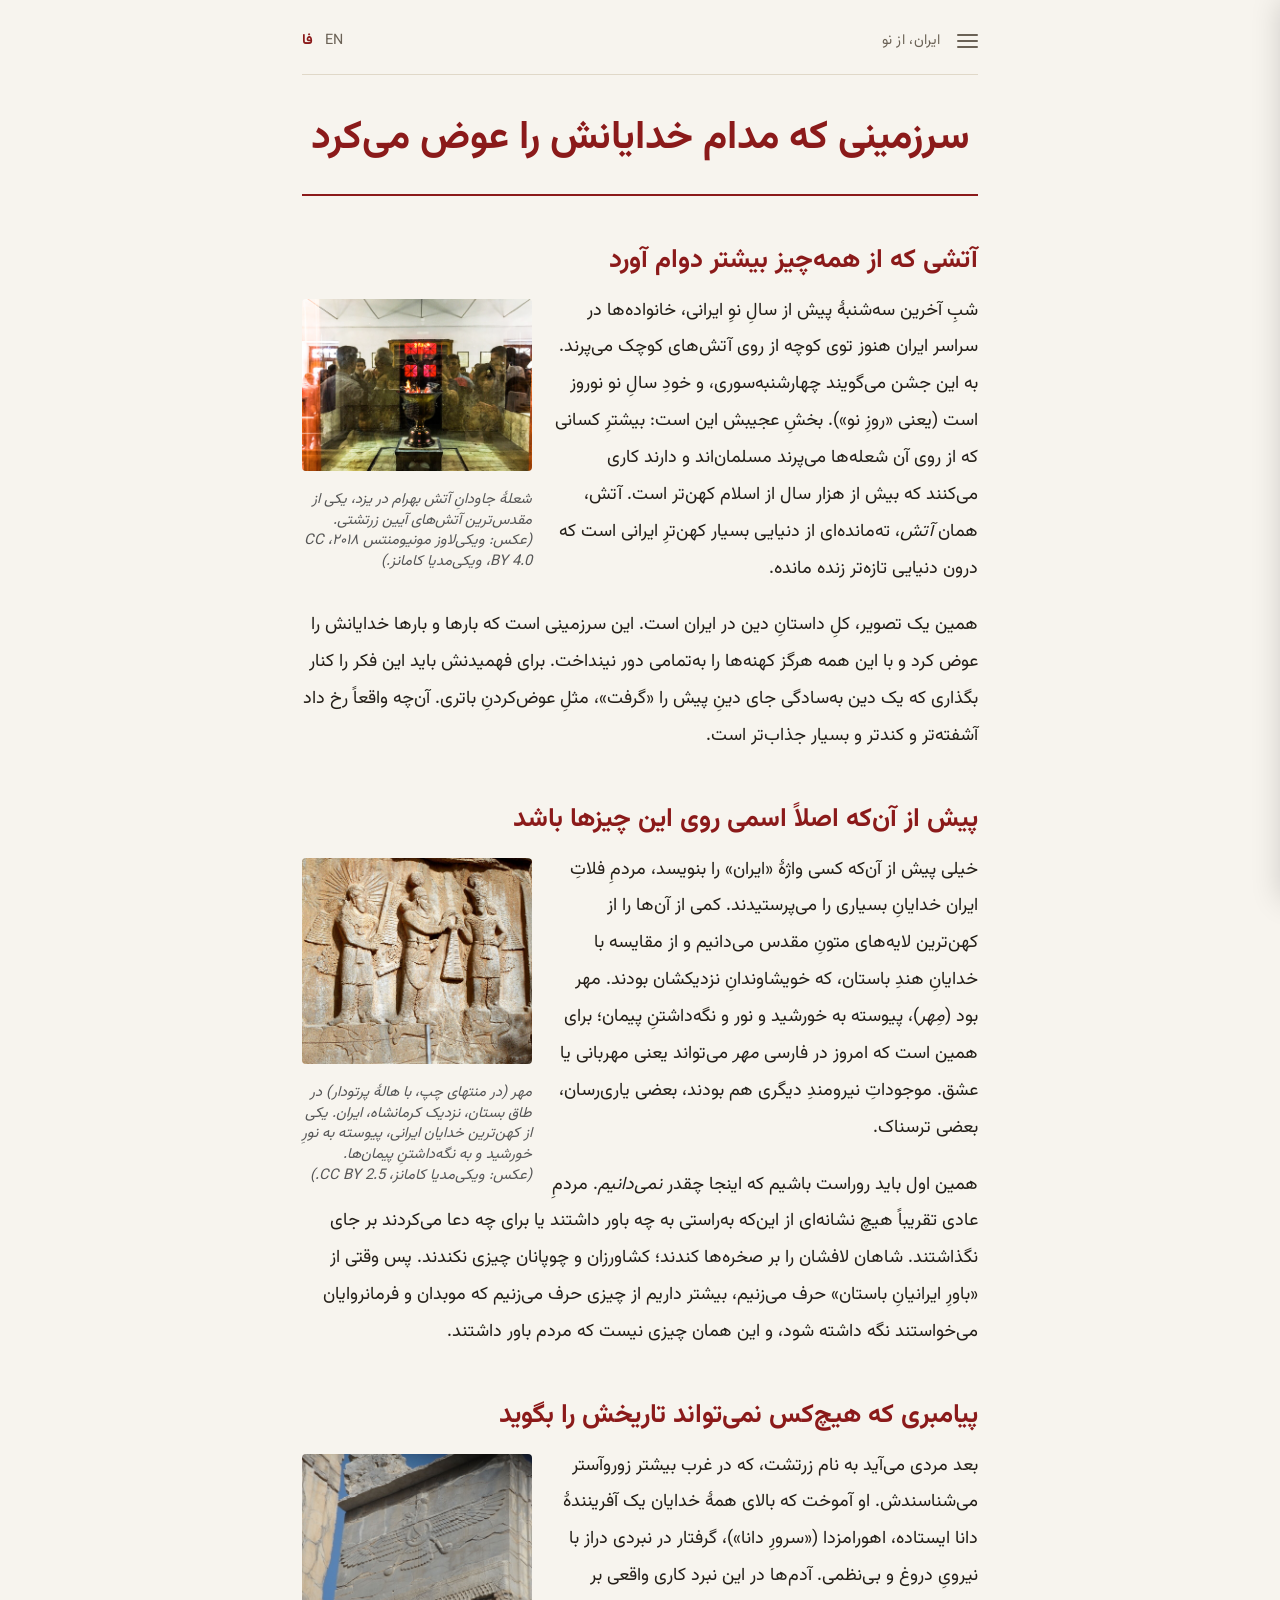
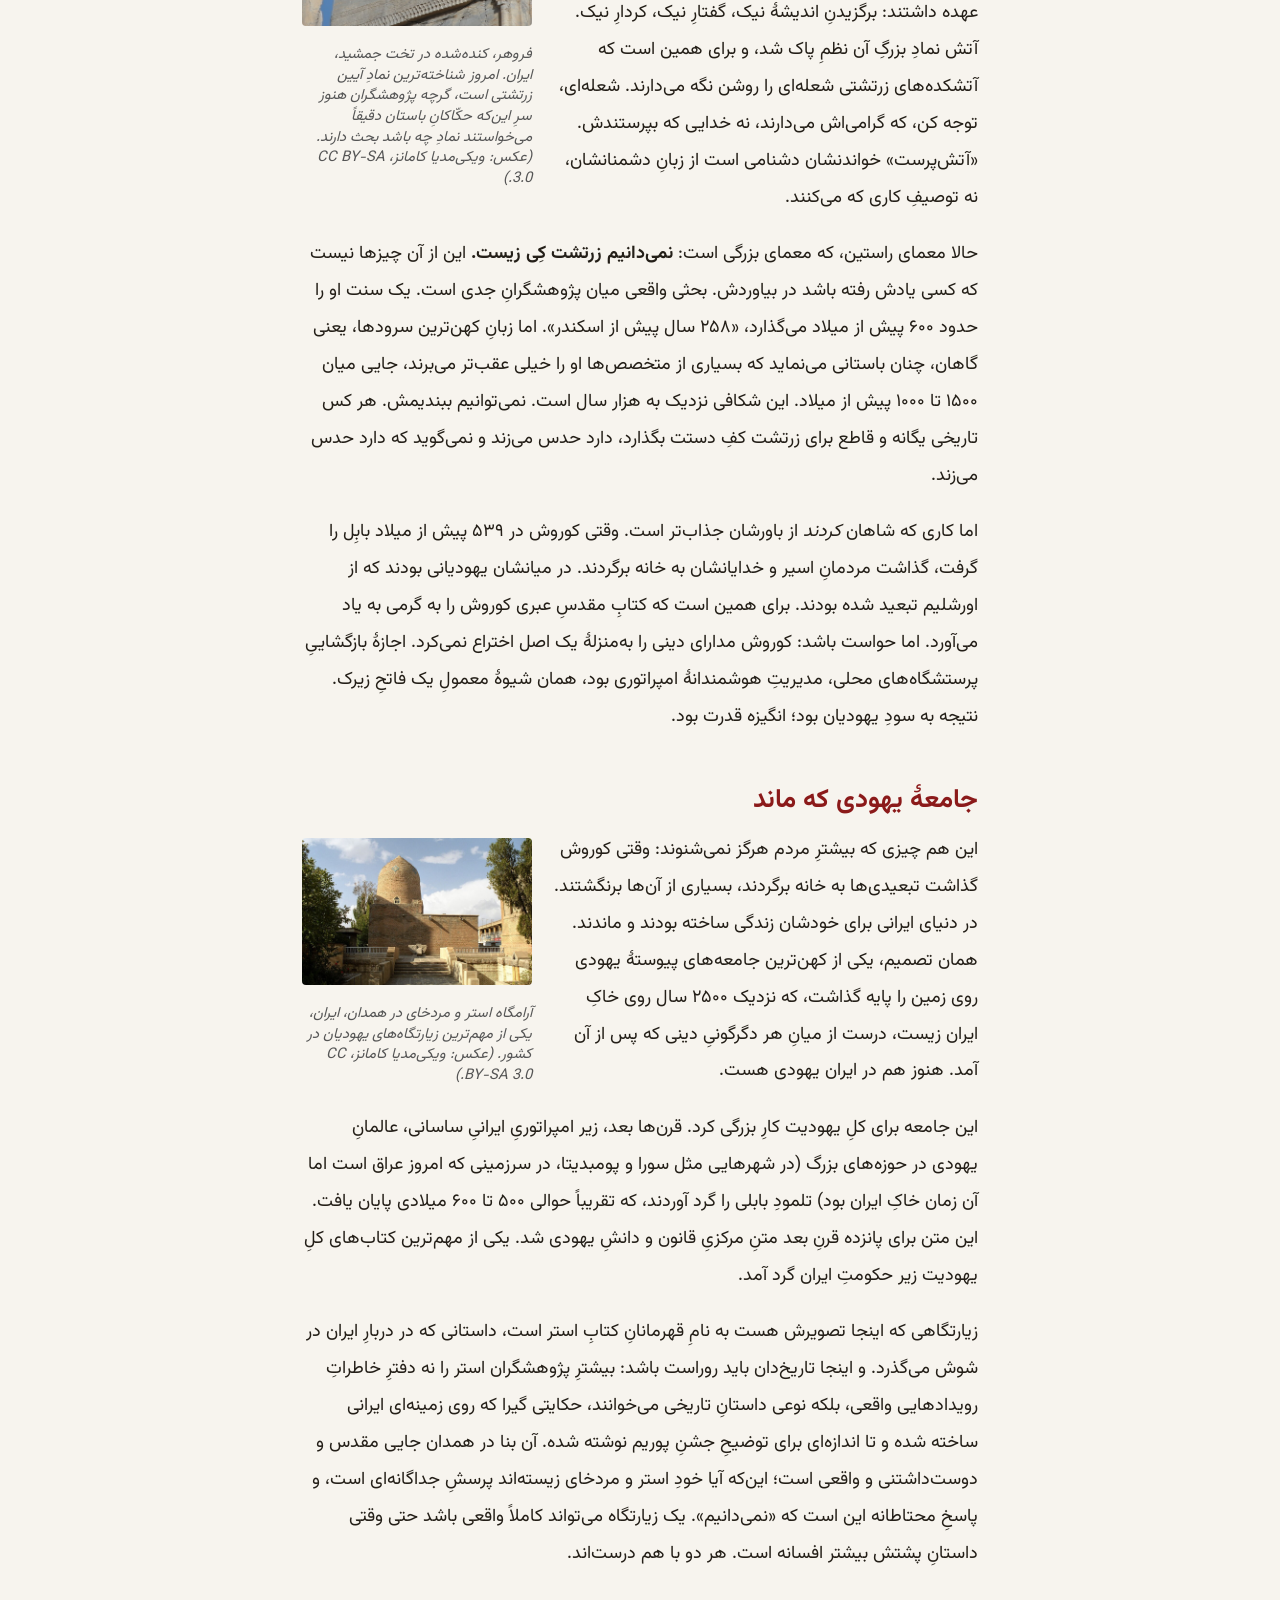
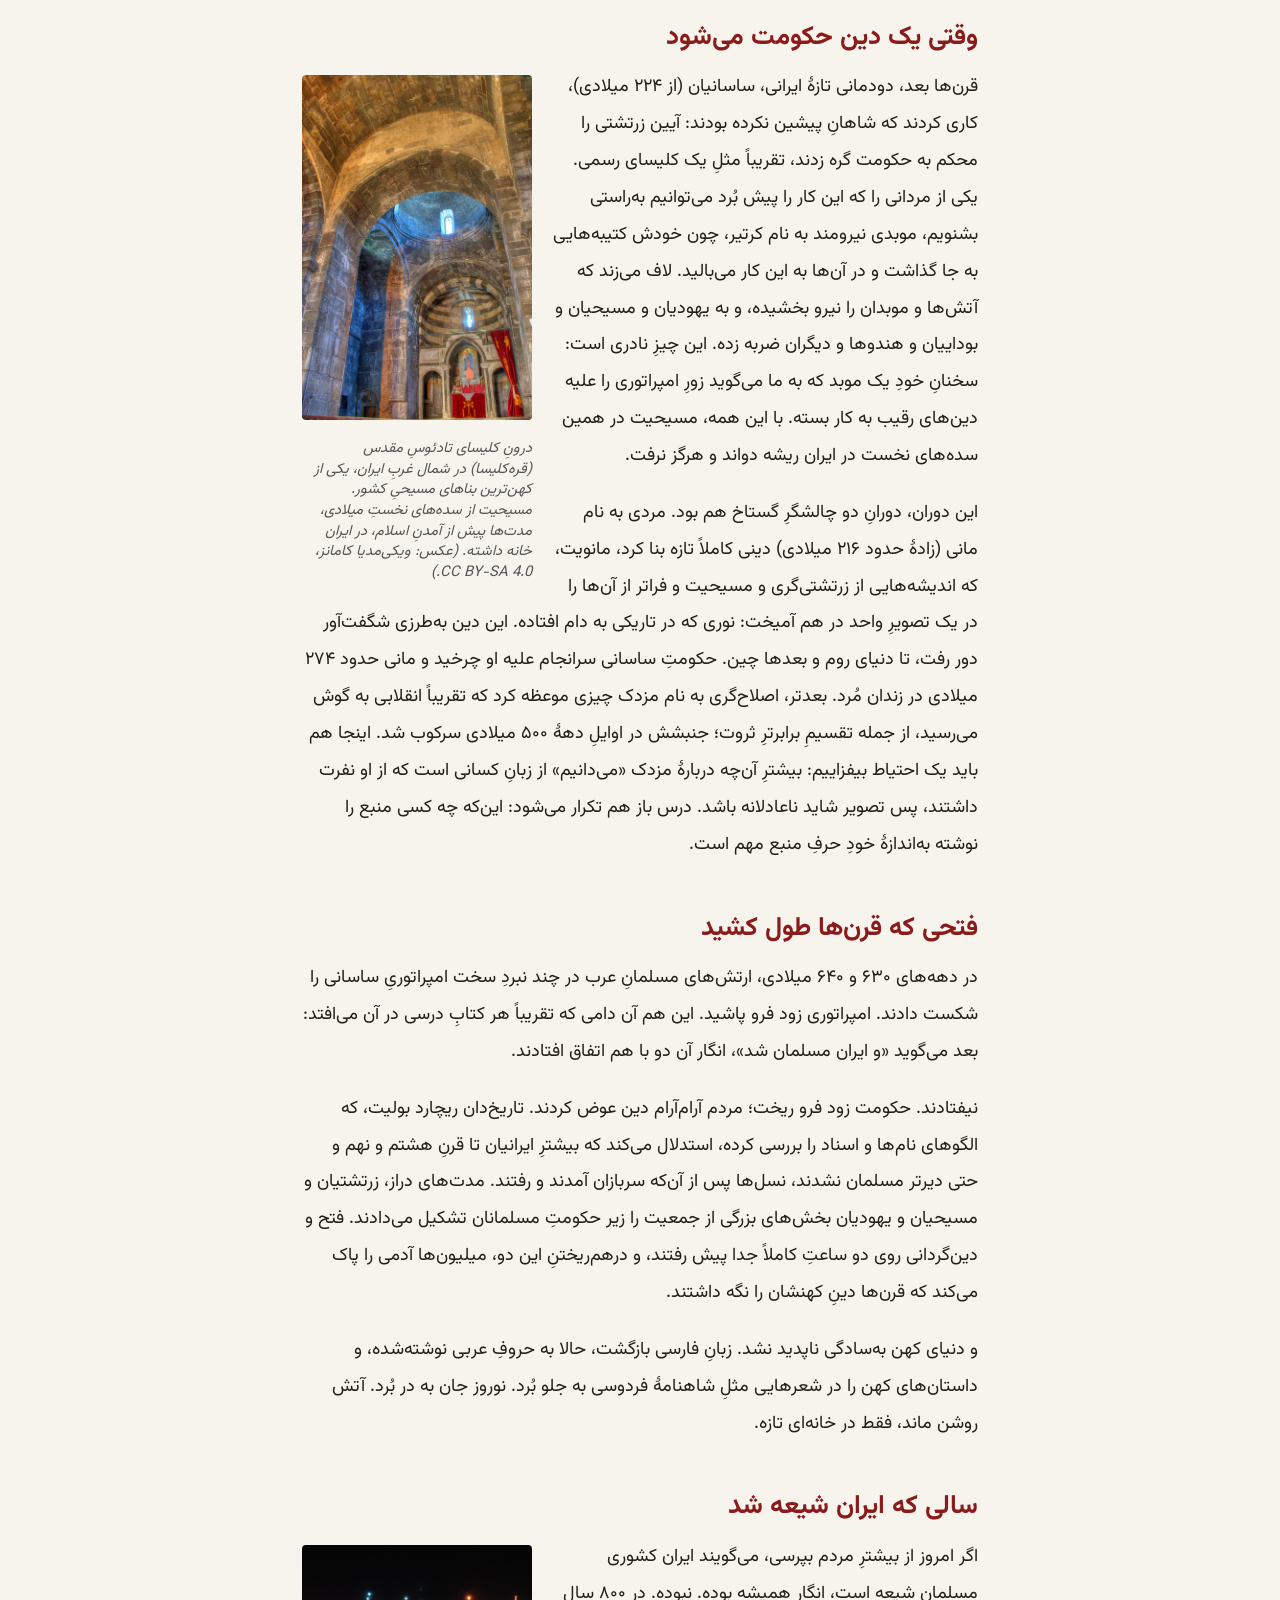
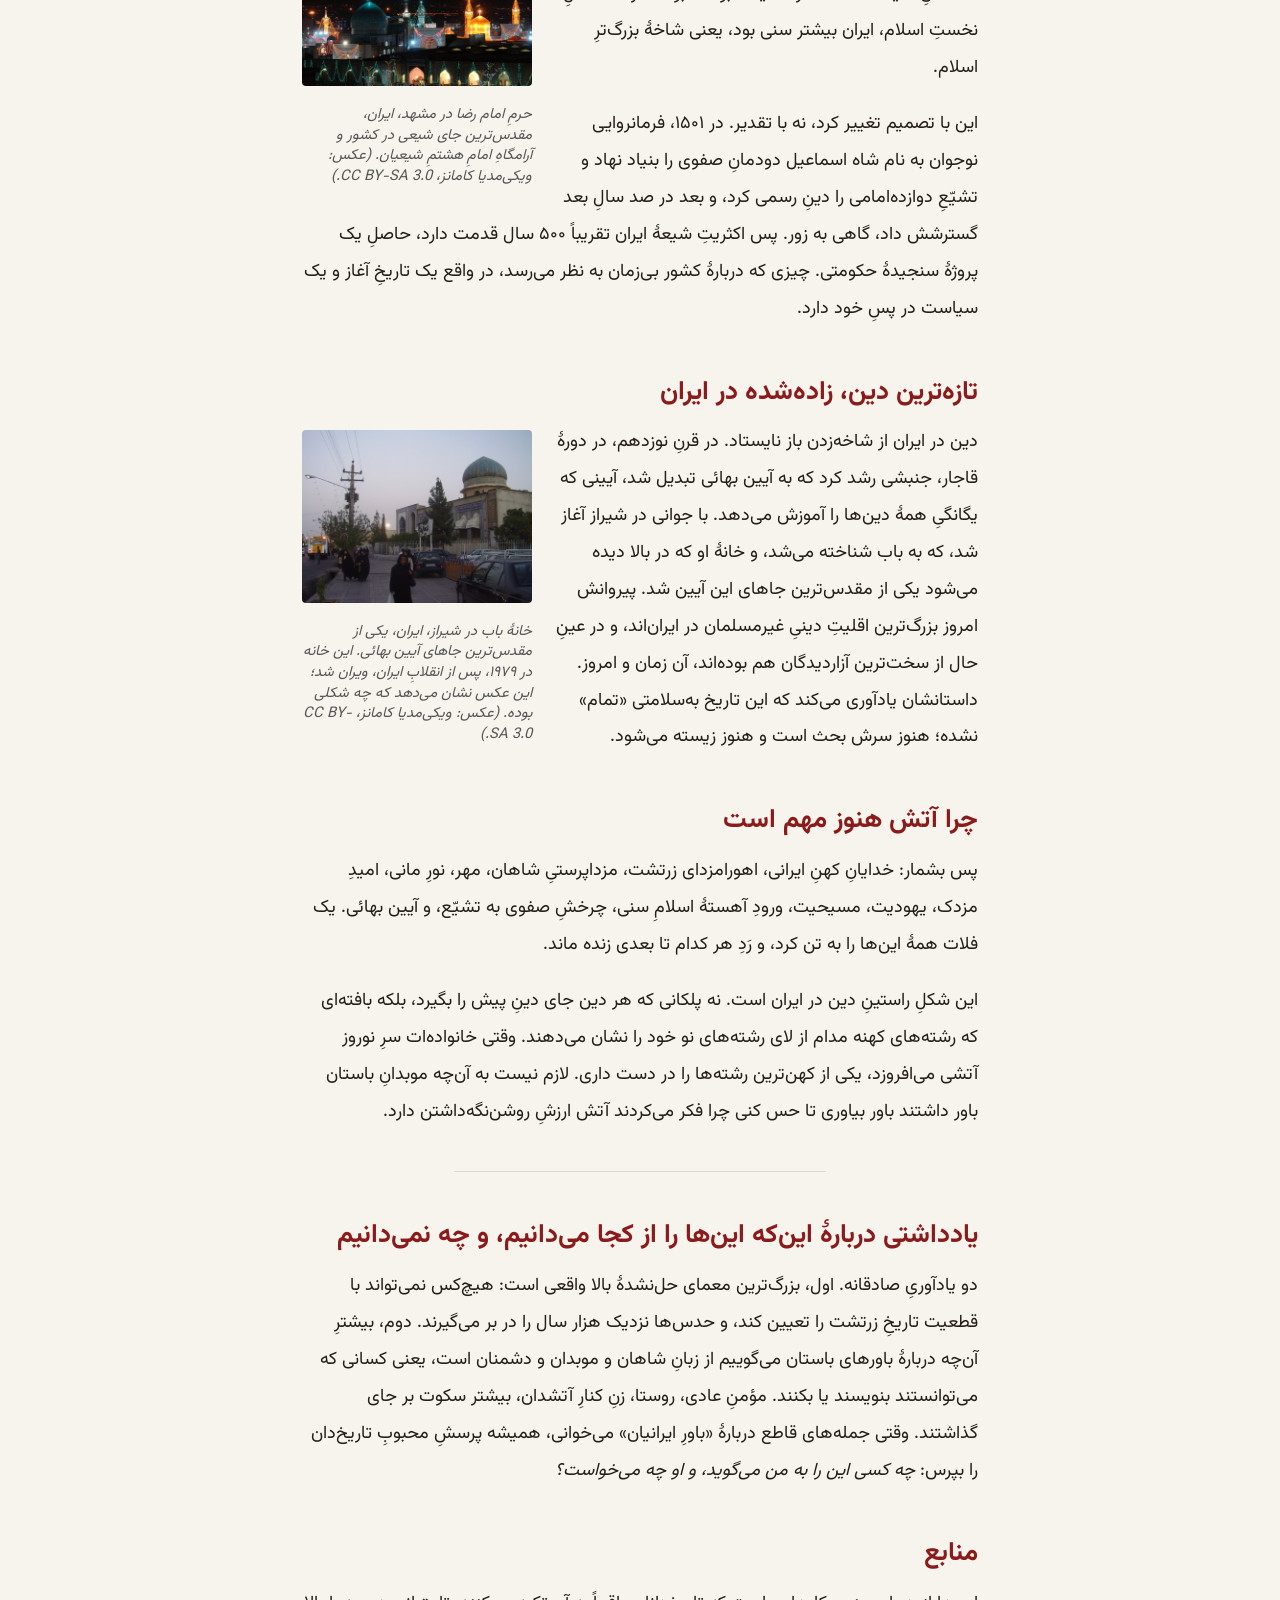
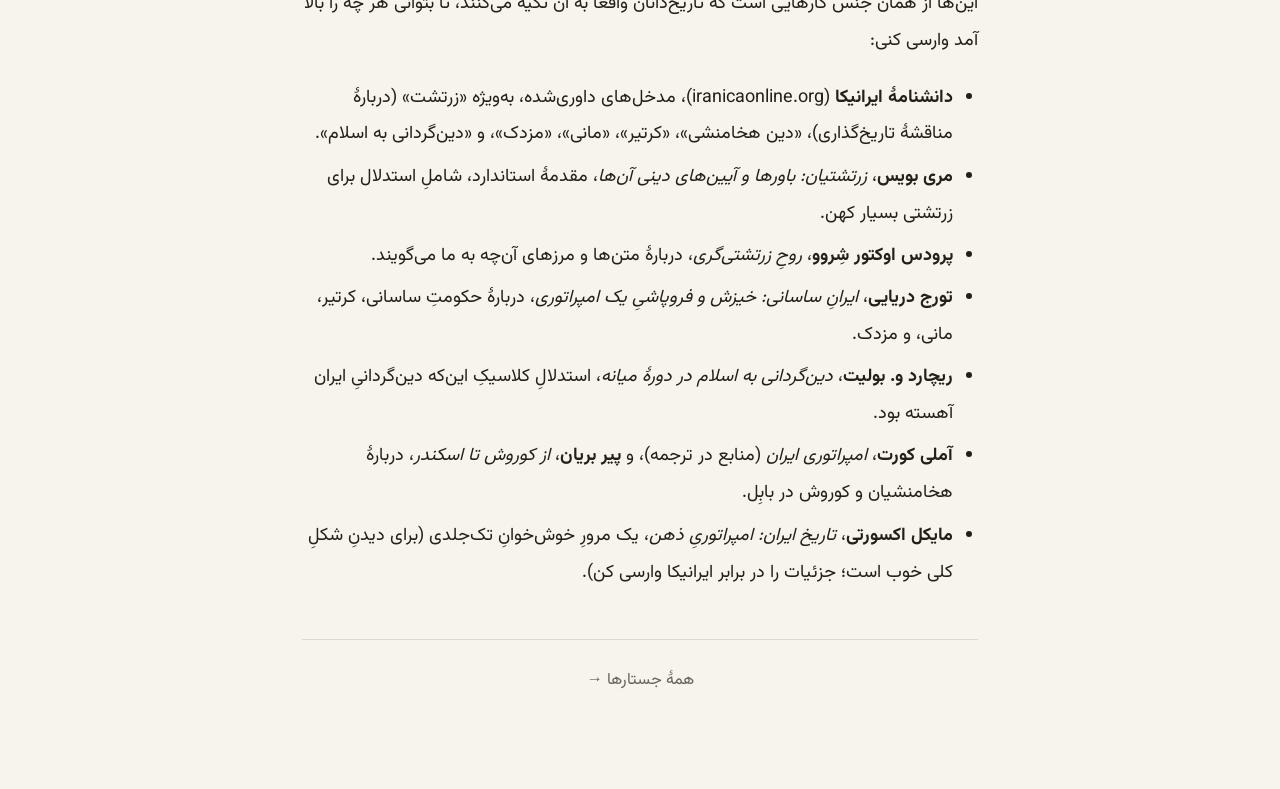
<file: fa/essays/religions-of-iran.html>
<!doctype html><html lang="fa" dir="rtl"><head><meta charset="utf-8"><meta name="viewport" content="width=device-width, initial-scale=1"><title>سرزمینی که مدام خدایانش را عوض می‌کرد · Iran Retold</title><link rel="preconnect" href="https://fonts.googleapis.com"><link rel="preconnect" href="https://fonts.gstatic.com" crossorigin><link href="https://fonts.googleapis.com/css2?family=EB+Garamond:ital@0;1&family=Vazirmatn:wght@300;400;500;700;800&display=swap" rel="stylesheet"><link rel="icon" href="/assets/favicon.ico" sizes="any"><link rel="icon" type="image/png" sizes="32x32" href="/assets/favicon-32.png"><link rel="apple-touch-icon" href="/assets/favicon-180.png"><link rel="stylesheet" href="/assets/main.css"></head><body><input type="checkbox" id="toc-toggle" class="toc-toggle" hidden><label class="toc-overlay" for="toc-toggle" aria-hidden="true"></label><aside class="toc-panel" aria-label="فهرست جستارها"><div class="toc-head"><a class="toc-home" href="/fa/">جستارها</a><label class="toc-close" for="toc-toggle" title="Close" aria-label="Close">&times;</label></div><nav><ul><li><a href="/fa/essays/the-mirror-in-the-sky.html">آینه‌ای در آسمان</a></li><li class="current"><a href="/fa/essays/religions-of-iran.html">سرزمینی که مدام خدایانش را عوض می‌کرد</a></li><li><a href="/fa/essays/zoroaster.html">زرتشت: پیامبری که از لای انگشت‌ها می‌سُرد</a></li><li><a href="/fa/essays/achaemenids.html">هخامنشیان: امپراتوریِ مردمانِ بسیار</a></li><li><a href="/fa/essays/how-iran-became-muslim.html">ایران چگونه کشوری مسلمان شد</a></li><li><a href="/fa/essays/pahlavi-era.html">دو شاه و تختی که دزدیده شد: دورهٔ پهلوی</a></li></ul></nav></aside><div class="wrap"><nav class="topbar"><div class="bar-left"><label class="toc-btn" for="toc-toggle" title="فهرست جستارها" aria-label="فهرست جستارها"><span></span><span></span><span></span></label><a class="brand" href="/fa/">ایران، از نو</a></div><span class="langs"><a href='/en/essays/religions-of-iran.html'>EN</a><span class="cur">فا</span></span></nav><article class="essay"><header class="title-block"><h1>سرزمینی که مدام خدایانش را عوض می‌کرد</h1></header><style>
h1, h2, h3, h4 { border-bottom: none; padding-bottom: 0; }
figure { font-family: inherit; clear: both; }
@media (max-width: 600px) {
  figure { float: none !important; width: auto !important; margin: 12px 0 !important; }
}
</style>

<h2>آتشی که از همه‌چیز بیشتر دوام آورد</h2>
<figure style="float:left; width:230px; margin:6px 20px 12px 0;">
<img src="images/fire.jpg" alt="شعله‌ای مقدس که در آتش بهرامِ یزد، در ایران، روشن نگه داشته شده. زرتشتیان چنین آتش‌هایی را پاس می‌دارند؛ شعله را نشانهٔ پاکی و نظم گرامی می‌دارند، آن را نمی‌پرستند." style="width:100%; border-radius:4px;">
<figcaption style="font-size:0.82em; font-style:italic; color:#555; margin-top:4px;">شعلهٔ جاودانِ آتش بهرام در یزد، یکی از مقدس‌ترین آتش‌های آیین زرتشتی. (عکس: ویکی‌لاوز مونیومنتس ۲۰۱۸، CC BY 4.0، ویکی‌مدیا کامانز.)</figcaption>
</figure>

<p>شبِ آخرین سه‌شنبهٔ پیش از سالِ نوِ ایرانی، خانواده‌ها در سراسر ایران هنوز توی کوچه از روی آتش‌های کوچک می‌پرند. به این جشن می‌گویند چهارشنبه‌سوری، و خودِ سالِ نو نوروز است (یعنی «روزِ نو»). بخشِ عجیبش این است: بیشترِ کسانی که از روی آن شعله‌ها می‌پرند مسلمان‌اند و دارند کاری می‌کنند که بیش از هزار سال از اسلام کهن‌تر است. آتش، همان <em>آتش</em>، ته‌مانده‌ای از دنیایی بسیار کهن‌ترِ ایرانی است که درون دنیایی تازه‌تر زنده مانده.</p>
<p>همین یک تصویر، کلِ داستانِ دین در ایران است. این سرزمینی است که بارها و بارها خدایانش را عوض کرد و با این همه هرگز کهنه‌ها را به‌تمامی دور نینداخت. برای فهمیدنش باید این فکر را کنار بگذاری که یک دین به‌سادگی جای دینِ پیش را «گرفت»، مثلِ عوض‌کردنِ باتری. آن‌چه واقعاً رخ داد آشفته‌تر و کندتر و بسیار جذاب‌تر است.</p>
<h2>پیش از آن‌که اصلاً اسمی روی این چیزها باشد</h2>
<figure style="float:left; width:230px; margin:6px 20px 12px 0;">
<img src="images/mithra.jpg" alt="نقشی سنگی در طاق بستان، در غربِ ایران. پیکرِ سمتِ چپ، که روی گلِ نیلوفر ایستاده و پرتوهای نور گردِ سرش است و دسته‌ای شاخهٔ مقدس در دست دارد، خدای مهر است." style="width:100%; border-radius:4px;">
<figcaption style="font-size:0.82em; font-style:italic; color:#555; margin-top:4px;">مهر (در منتهای چپ، با هالهٔ پرتودار) در طاق بستان، نزدیک کرمانشاه، ایران. یکی از کهن‌ترین خدایان ایرانی، پیوسته به نورِ خورشید و به نگه‌داشتنِ پیمان‌ها. (عکس: ویکی‌مدیا کامانز، CC BY 2.5.)</figcaption>
</figure>

<p>خیلی پیش از آن‌که کسی واژهٔ «ایران» را بنویسد، مردمِ فلاتِ ایران خدایانِ بسیاری را می‌پرستیدند. کمی از آن‌ها را از کهن‌ترین لایه‌های متونِ مقدس می‌دانیم و از مقایسه با خدایانِ هندِ باستان، که خویشاوندانِ نزدیکشان بودند. مهر بود (<em>مِهر</em>)، پیوسته به خورشید و نور و نگه‌داشتنِ پیمان؛ برای همین است که امروز در فارسی <em>مهر</em> می‌تواند یعنی مهربانی یا عشق. موجوداتِ نیرومندِ دیگری هم بودند، بعضی یاری‌رسان، بعضی ترسناک.</p>
<p>همین اول باید روراست باشیم که اینجا چقدر <em>نمی‌دانیم</em>. مردمِ عادی تقریباً هیچ نشانه‌ای از این‌که به‌راستی به چه باور داشتند یا برای چه دعا می‌کردند بر جای نگذاشتند. شاهان لافشان را بر صخره‌ها کندند؛ کشاورزان و چوپانان چیزی نکندند. پس وقتی از «باورِ ایرانیانِ باستان» حرف می‌زنیم، بیشتر داریم از چیزی حرف می‌زنیم که موبدان و فرمانروایان می‌خواستند نگه داشته شود، و این همان چیزی نیست که مردم باور داشتند.</p>
<h2>پیامبری که هیچ‌کس نمی‌تواند تاریخش را بگوید</h2>
<figure style="float:left; width:230px; margin:6px 20px 12px 0;">
<img src="images/faravahar.jpg" alt="نمادی بال‌دار که روی سنگِ تخت جمشید کنده شده: بالاتنهٔ مردی که از درون یک حلقه بر می‌آید، با دو بالِ بزرگ گشوده به دو سو." style="width:100%; border-radius:4px;">
<figcaption style="font-size:0.82em; font-style:italic; color:#555; margin-top:4px;">فروهر، کنده‌شده در تخت جمشید، ایران. امروز شناخته‌ترین نمادِ آیین زرتشتی است، گرچه پژوهشگران هنوز سرِ این‌که حکّاکانِ باستان دقیقاً می‌خواستند نمادِ چه باشد بحث دارند. (عکس: ویکی‌مدیا کامانز، CC BY-SA 3.0.)</figcaption>
</figure>

<p>بعد مردی می‌آید به نام زرتشت، که در غرب بیشتر زوروآستر می‌شناسندش. او آموخت که بالای همهٔ خدایان یک آفرینندهٔ دانا ایستاده، اهورامزدا («سرورِ دانا»)، گرفتار در نبردی دراز با نیرویِ دروغ و بی‌نظمی. آدم‌ها در این نبرد کاری واقعی بر عهده داشتند: برگزیدنِ اندیشهٔ نیک، گفتارِ نیک، کردارِ نیک. آتش نمادِ بزرگِ آن نظمِ پاک شد، و برای همین است که آتشکده‌های زرتشتی شعله‌ای را روشن نگه می‌دارند. شعله‌ای، توجه کن، که گرامی‌اش می‌دارند، نه خدایی که بپرستندش. «آتش‌پرست» خواندنشان دشنامی است از زبانِ دشمنانشان، نه توصیفِ کاری که می‌کنند.</p>
<p>حالا معمای راستین، که معمای بزرگی است: <strong>نمی‌دانیم زرتشت کِی زیست.</strong> این از آن چیزها نیست که کسی یادش رفته باشد در بیاوردش. بحثی واقعی میان پژوهشگرانِ جدی است. یک سنت او را حدود ۶۰۰ پیش از میلاد می‌گذارد، «۲۵۸ سال پیش از اسکندر». اما زبانِ کهن‌ترین سرودها، یعنی گاهان، چنان باستانی می‌نماید که بسیاری از متخصص‌ها او را خیلی عقب‌تر می‌برند، جایی میان ۱۵۰۰ تا ۱۰۰۰ پیش از میلاد. این شکافی نزدیک به هزار سال است. نمی‌توانیم ببندیمش. هر کس تاریخی یگانه و قاطع برای زرتشت کفِ دستت بگذارد، دارد حدس می‌زند و نمی‌گوید که دارد حدس می‌زند.</p>
<p>اما کاری که شاهان <em>کردند</em> از باورشان جذاب‌تر است. وقتی کوروش در ۵۳۹ پیش از میلاد بابِل را گرفت، گذاشت مردمانِ اسیر و خدایانشان به خانه برگردند. در میانشان یهودیانی بودند که از اورشلیم تبعید شده بودند. برای همین است که کتابِ مقدسِ عبری کوروش را به گرمی به یاد می‌آورد. اما حواست باشد: کوروش مدارای دینی را به‌منزلهٔ یک اصل اختراع نمی‌کرد. اجازهٔ بازگشاییِ پرستشگاه‌های محلی، مدیریتِ هوشمندانهٔ امپراتوری بود، همان شیوهٔ معمولِ یک فاتحِ زیرک. نتیجه به سودِ یهودیان بود؛ انگیزه قدرت بود.</p>
<h2>جامعهٔ یهودی که ماند</h2>
<figure style="float:left; width:230px; margin:6px 20px 12px 0;">
<img src="images/judaism.jpg" alt="بنایی آجری با برجی بلند و گنبدمانند بر فرازش، در باغچه‌ای کوچک." style="width:100%; border-radius:4px;">
<figcaption style="font-size:0.82em; font-style:italic; color:#555; margin-top:4px;">آرامگاه استر و مردخای در همدان، ایران، یکی از مهم‌ترین زیارتگاه‌های یهودیان در کشور. (عکس: ویکی‌مدیا کامانز، CC BY-SA 3.0.)</figcaption>
</figure>

<p>این هم چیزی که بیشترِ مردم هرگز نمی‌شنوند: وقتی کوروش گذاشت تبعیدی‌ها به خانه برگردند، بسیاری از آن‌ها برنگشتند. در دنیای ایرانی برای خودشان زندگی ساخته بودند و ماندند. همان تصمیم، یکی از کهن‌ترین جامعه‌های پیوستهٔ یهودی روی زمین را پایه گذاشت، که نزدیک ۲۵۰۰ سال روی خاکِ ایران زیست، درست از میانِ هر دگرگونیِ دینی که پس از آن آمد. هنوز هم در ایران یهودی هست.</p>
<p>این جامعه برای کلِ یهودیت کارِ بزرگی کرد. قرن‌ها بعد، زیر امپراتوریِ ایرانیِ ساسانی، عالمانِ یهودی در حوزه‌های بزرگ (در شهرهایی مثل سورا و پومبدیتا، در سرزمینی که امروز عراق است اما آن زمان خاکِ ایران بود) تلمودِ بابلی را گرد آوردند، که تقریباً حوالی ۵۰۰ تا ۶۰۰ میلادی پایان یافت. این متن برای پانزده قرنِ بعد متنِ مرکزیِ قانون و دانشِ یهودی شد. یکی از مهم‌ترین کتاب‌های کلِ یهودیت زیر حکومتِ ایران گرد آمد.</p>
<p>زیارتگاهی که اینجا تصویرش هست به نامِ قهرمانانِ کتابِ استر است، داستانی که در دربارِ ایران در شوش می‌گذرد. و اینجا تاریخ‌دان باید روراست باشد: بیشترِ پژوهشگران استر را نه دفترِ خاطراتِ رویدادهایی واقعی، بلکه نوعی داستانِ تاریخی می‌خوانند، حکایتی گیرا که روی زمینه‌ای ایرانی ساخته شده و تا اندازه‌ای برای توضیحِ جشنِ پوریم نوشته شده. آن بنا در همدان جایی مقدس و دوست‌داشتنی و واقعی است؛ این‌که آیا خودِ استر و مردخای زیسته‌اند پرسشِ جداگانه‌ای است، و پاسخِ محتاطانه این است که «نمی‌دانیم». یک زیارتگاه می‌تواند کاملاً واقعی باشد حتی وقتی داستانِ پشتش بیشتر افسانه است. هر دو با هم درست‌اند.</p>
<h2>وقتی یک دین حکومت می‌شود</h2>
<figure style="float:left; width:230px; margin:6px 20px 12px 0;">
<img src="images/christianity.jpg" alt="فضای داخلیِ سنگیِ کلیسایی کهن، با طاق‌های بلند و یک گنبد و محرابی که با پارچهٔ سرخ پوشانده شده." style="width:100%; border-radius:4px;">
<figcaption style="font-size:0.82em; font-style:italic; color:#555; margin-top:4px;">درونِ کلیسای تادئوسِ مقدس (قره‌کلیسا) در شمال غربِ ایران، یکی از کهن‌ترین بناهای مسیحیِ کشور. مسیحیت از سده‌های نخستِ میلادی، مدت‌ها پیش از آمدنِ اسلام، در ایران خانه داشته. (عکس: ویکی‌مدیا کامانز، CC BY-SA 4.0.)</figcaption>
</figure>

<p>قرن‌ها بعد، دودمانی تازهٔ ایرانی، ساسانیان (از ۲۲۴ میلادی)، کاری کردند که شاهانِ پیشین نکرده بودند: آیین زرتشتی را محکم به حکومت گره زدند، تقریباً مثلِ یک کلیسای رسمی. یکی از مردانی را که این کار را پیش بُرد می‌توانیم به‌راستی بشنویم، موبدی نیرومند به نام کرتیر، چون خودش کتیبه‌هایی به جا گذاشت و در آن‌ها به این کار می‌بالید. لاف می‌زند که آتش‌ها و موبدان را نیرو بخشیده، و به یهودیان و مسیحیان و بوداییان و هندوها و دیگران ضربه زده. این چیزِ نادری است: سخنانِ خودِ یک موبد که به ما می‌گوید زورِ امپراتوری را علیه دین‌های رقیب به کار بسته. با این همه، مسیحیت در همین سده‌های نخست در ایران ریشه دواند و هرگز نرفت.</p>
<p>این دوران، دورانِ دو چالشگرِ گستاخ هم بود. مردی به نام مانی (زادهٔ حدود ۲۱۶ میلادی) دینی کاملاً تازه بنا کرد، مانویت، که اندیشه‌هایی از زرتشتی‌گری و مسیحیت و فراتر از آن‌ها را در یک تصویرِ واحد در هم آمیخت: نوری که در تاریکی به دام افتاده. این دین به‌طرزی شگفت‌آور دور رفت، تا دنیای روم و بعدها چین. حکومتِ ساسانی سرانجام علیه او چرخید و مانی حدود ۲۷۴ میلادی در زندان مُرد. بعدتر، اصلاح‌گری به نام مزدک چیزی موعظه کرد که تقریباً انقلابی به گوش می‌رسید، از جمله تقسیمِ برابرترِ ثروت؛ جنبشش در اوایلِ دههٔ ۵۰۰ میلادی سرکوب شد. اینجا هم باید یک احتیاط بیفزاییم: بیشترِ آن‌چه دربارهٔ مزدک «می‌دانیم» از زبانِ کسانی است که از او نفرت داشتند، پس تصویر شاید ناعادلانه باشد. درس باز هم تکرار می‌شود: این‌که چه کسی منبع را نوشته به‌اندازهٔ خودِ حرفِ منبع مهم است.</p>
<h2>فتحی که قرن‌ها طول کشید</h2>
<p>در دهه‌های ۶۳۰ و ۶۴۰ میلادی، ارتش‌های مسلمانِ عرب در چند نبردِ سخت امپراتوریِ ساسانی را شکست دادند. امپراتوری زود فرو پاشید. این هم آن دامی که تقریباً هر کتابِ درسی در آن می‌افتد: بعد می‌گوید «و ایران مسلمان شد»، انگار آن دو با هم اتفاق افتادند.</p>
<p>نیفتادند. حکومت زود فرو ریخت؛ مردم آرام‌آرام دین عوض کردند. تاریخ‌دان ریچارد بولیت، که الگوهای نام‌ها و اسناد را بررسی کرده، استدلال می‌کند که بیشترِ ایرانیان تا قرنِ هشتم و نهم و حتی دیرتر مسلمان نشدند، نسل‌ها پس از آن‌که سربازان آمدند و رفتند. مدت‌های دراز، زرتشتیان و مسیحیان و یهودیان بخش‌های بزرگی از جمعیت را زیر حکومتِ مسلمانان تشکیل می‌دادند. فتح و دین‌گردانی روی دو ساعتِ کاملاً جدا پیش رفتند، و درهم‌ریختنِ این دو، میلیون‌ها آدمی را پاک می‌کند که قرن‌ها دینِ کهنشان را نگه داشتند.</p>
<p>و دنیای کهن به‌سادگی ناپدید نشد. زبانِ فارسی بازگشت، حالا به حروفِ عربی نوشته‌شده، و داستان‌های کهن را در شعرهایی مثلِ شاهنامهٔ فردوسی به جلو بُرد. نوروز جان به در بُرد. آتش روشن ماند، فقط در خانه‌ای تازه.</p>
<h2>سالی که ایران شیعه شد</h2>
<figure style="float:left; width:230px; margin:6px 20px 12px 0;">
<img src="images/islam_shia.jpg" alt="مجموعهٔ زیارتگاهیِ بزرگی که شب‌هنگام روشن شده، با گنبدهای درخشانِ طلایی و فیروزه‌ای و مناره‌های بلند." style="width:100%; border-radius:4px;">
<figcaption style="font-size:0.82em; font-style:italic; color:#555; margin-top:4px;">حرمِ امام رضا در مشهد، ایران، مقدس‌ترین جای شیعی در کشور و آرامگاهِ امامِ هشتمِ شیعیان. (عکس: ویکی‌مدیا کامانز، CC BY-SA 3.0.)</figcaption>
</figure>

<p>اگر امروز از بیشترِ مردم بپرسی، می‌گویند ایران کشوری مسلمانِ شیعه است، انگار همیشه بوده. نبوده. در ۸۰۰ سالِ نخستِ اسلام، ایران بیشتر سنی بود، یعنی شاخهٔ بزرگ‌ترِ اسلام.</p>
<p>این با تصمیم تغییر کرد، نه با تقدیر. در ۱۵۰۱، فرمانروایی نوجوان به نام شاه اسماعیل دودمانِ صفوی را بنیاد نهاد و تشیّعِ دوازده‌امامی را دینِ رسمی کرد، و بعد در صد سالِ بعد گسترشش داد، گاهی به زور. پس اکثریتِ شیعهٔ ایران تقریباً ۵۰۰ سال قدمت دارد، حاصلِ یک پروژهٔ سنجیدهٔ حکومتی. چیزی که دربارهٔ کشور بی‌زمان به نظر می‌رسد، در واقع یک تاریخِ آغاز و یک سیاست در پسِ خود دارد.</p>
<h2>تازه‌ترین دین، زاده‌شده در ایران</h2>
<figure style="float:left; width:230px; margin:6px 20px 12px 0;">
<img src="images/bahai.jpg" alt="خانه‌ای ساده با گنبدی کاشی‌کاریِ سبز، که از کوچه‌ای در شیراز دیده می‌شود." style="width:100%; border-radius:4px;">
<figcaption style="font-size:0.82em; font-style:italic; color:#555; margin-top:4px;">خانهٔ باب در شیراز، ایران، یکی از مقدس‌ترین جاهای آیین بهائی. این خانه در ۱۹۷۹، پس از انقلابِ ایران، ویران شد؛ این عکس نشان می‌دهد که چه شکلی بوده. (عکس: ویکی‌مدیا کامانز، CC BY-SA 3.0.)</figcaption>
</figure>

<p>دین در ایران از شاخه‌زدن باز نایستاد. در قرنِ نوزدهم، در دورهٔ قاجار، جنبشی رشد کرد که به آیین بهائی تبدیل شد، آیینی که یگانگیِ همهٔ دین‌ها را آموزش می‌دهد. با جوانی در شیراز آغاز شد، که به باب شناخته می‌شد، و خانهٔ او که در بالا دیده می‌شود یکی از مقدس‌ترین جاهای این آیین شد. پیروانش امروز بزرگ‌ترین اقلیتِ دینیِ غیرمسلمان در ایران‌اند، و در عینِ حال از سخت‌ترین آزاردیدگان هم بوده‌اند، آن زمان و امروز. داستانشان یادآوری می‌کند که این تاریخ به‌سلامتی «تمام» نشده؛ هنوز سرش بحث است و هنوز زیسته می‌شود.</p>
<h2>چرا آتش هنوز مهم است</h2>
<p>پس بشمار: خدایانِ کهنِ ایرانی، اهورامزدای زرتشت، مزداپرستیِ شاهان، مهر، نورِ مانی، امیدِ مزدک، یهودیت، مسیحیت، ورودِ آهستهٔ اسلامِ سنی، چرخشِ صفوی به تشیّع، و آیین بهائی. یک فلات همهٔ این‌ها را به تن کرد، و رَدِ هر کدام تا بعدی زنده ماند.</p>
<p>این شکلِ راستینِ دین در ایران است. نه پلکانی که هر دین جای دینِ پیش را بگیرد، بلکه بافته‌ای که رشته‌های کهنه مدام از لای رشته‌های نو خود را نشان می‌دهند. وقتی خانواده‌ات سرِ نوروز آتشی می‌افروزد، یکی از کهن‌ترین رشته‌ها را در دست داری. لازم نیست به آن‌چه موبدانِ باستان باور داشتند باور بیاوری تا حس کنی چرا فکر می‌کردند آتش ارزشِ روشن‌نگه‌داشتن دارد.</p>
<hr />
<h2>یادداشتی دربارهٔ این‌که این‌ها را از کجا می‌دانیم، و چه نمی‌دانیم</h2>
<p>دو یادآوریِ صادقانه. اول، بزرگ‌ترین معمای حل‌نشدهٔ بالا واقعی است: هیچ‌کس نمی‌تواند با قطعیت تاریخِ زرتشت را تعیین کند، و حدس‌ها نزدیک هزار سال را در بر می‌گیرند. دوم، بیشترِ آن‌چه دربارهٔ باورهای باستان می‌گوییم از زبانِ شاهان و موبدان و دشمنان است، یعنی کسانی که می‌توانستند بنویسند یا بکنند. مؤمنِ عادی، روستا، زنِ کنارِ آتشدان، بیشتر سکوت بر جای گذاشتند. وقتی جمله‌های قاطع دربارهٔ «باورِ ایرانیان» می‌خوانی، همیشه پرسشِ محبوبِ تاریخ‌دان را بپرس: <em>چه کسی این را به من می‌گوید، و او چه می‌خواست؟</em></p>
<h2>منابع</h2>
<p>این‌ها از همان جنس کارهایی است که تاریخ‌دانان واقعاً به آن تکیه می‌کنند، تا بتوانی هر چه را بالا آمد وارسی کنی:</p>
<ul>
<li><strong>دانشنامهٔ ایرانیکا</strong> (iranicaonline.org)، مدخل‌های داوری‌شده، به‌ویژه «زرتشت» (دربارهٔ مناقشهٔ تاریخ‌گذاری)، «دین هخامنشی»، «کرتیر»، «مانی»، «مزدک»، و «دین‌گردانی به اسلام».</li>
<li><strong>مری بویس</strong>، <em>زرتشتیان: باورها و آیین‌های دینی آن‌ها</em>، مقدمهٔ استاندارد، شاملِ استدلال برای زرتشتی بسیار کهن.</li>
<li><strong>پرودس اوکتور شِروو</strong>، <em>روحِ زرتشتی‌گری</em>، دربارهٔ متن‌ها و مرزهای آن‌چه به ما می‌گویند.</li>
<li><strong>تورج دریایی</strong>، <em>ایرانِ ساسانی: خیزش و فروپاشیِ یک امپراتوری</em>، دربارهٔ حکومتِ ساسانی، کرتیر، مانی، و مزدک.</li>
<li><strong>ریچارد و. بولیت</strong>، <em>دین‌گردانی به اسلام در دورهٔ میانه</em>، استدلالِ کلاسیکِ این‌که دین‌گردانیِ ایران آهسته بود.</li>
<li><strong>آملی کورت</strong>، <em>امپراتوری ایران</em> (منابع در ترجمه)، و <strong>پیر بریان</strong>، <em>از کوروش تا اسکندر</em>، دربارهٔ هخامنشیان و کوروش در بابِل.</li>
<li><strong>مایکل اکسورتی</strong>، <em>تاریخ ایران: امپراتوریِ ذهن</em>، یک مرورِ خوش‌خوانِ تک‌جلدی (برای دیدنِ شکلِ کلی خوب است؛ جزئیات را در برابر ایرانیکا وارسی کن).</li>
</ul></article><footer class="post-footer"><a href="/fa/">همهٔ جستارها →</a></footer></div></body></html>
</file>
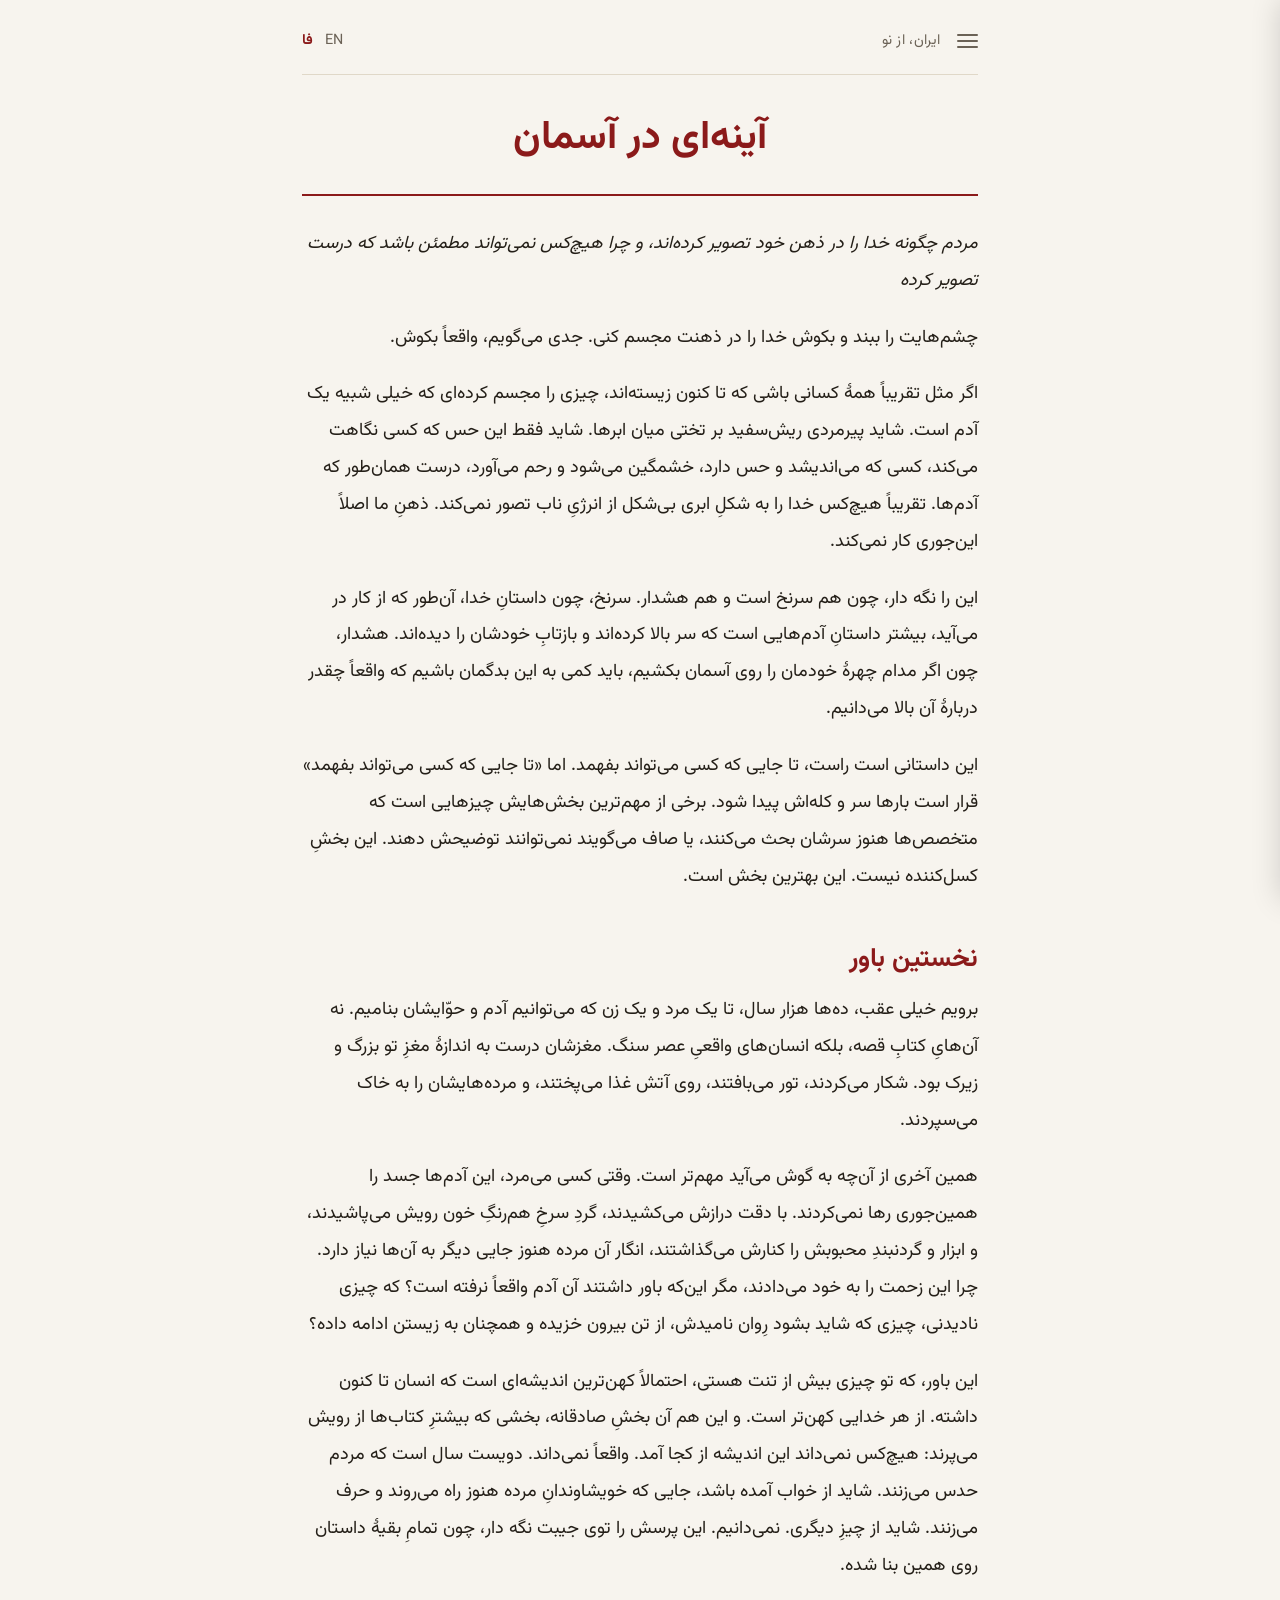
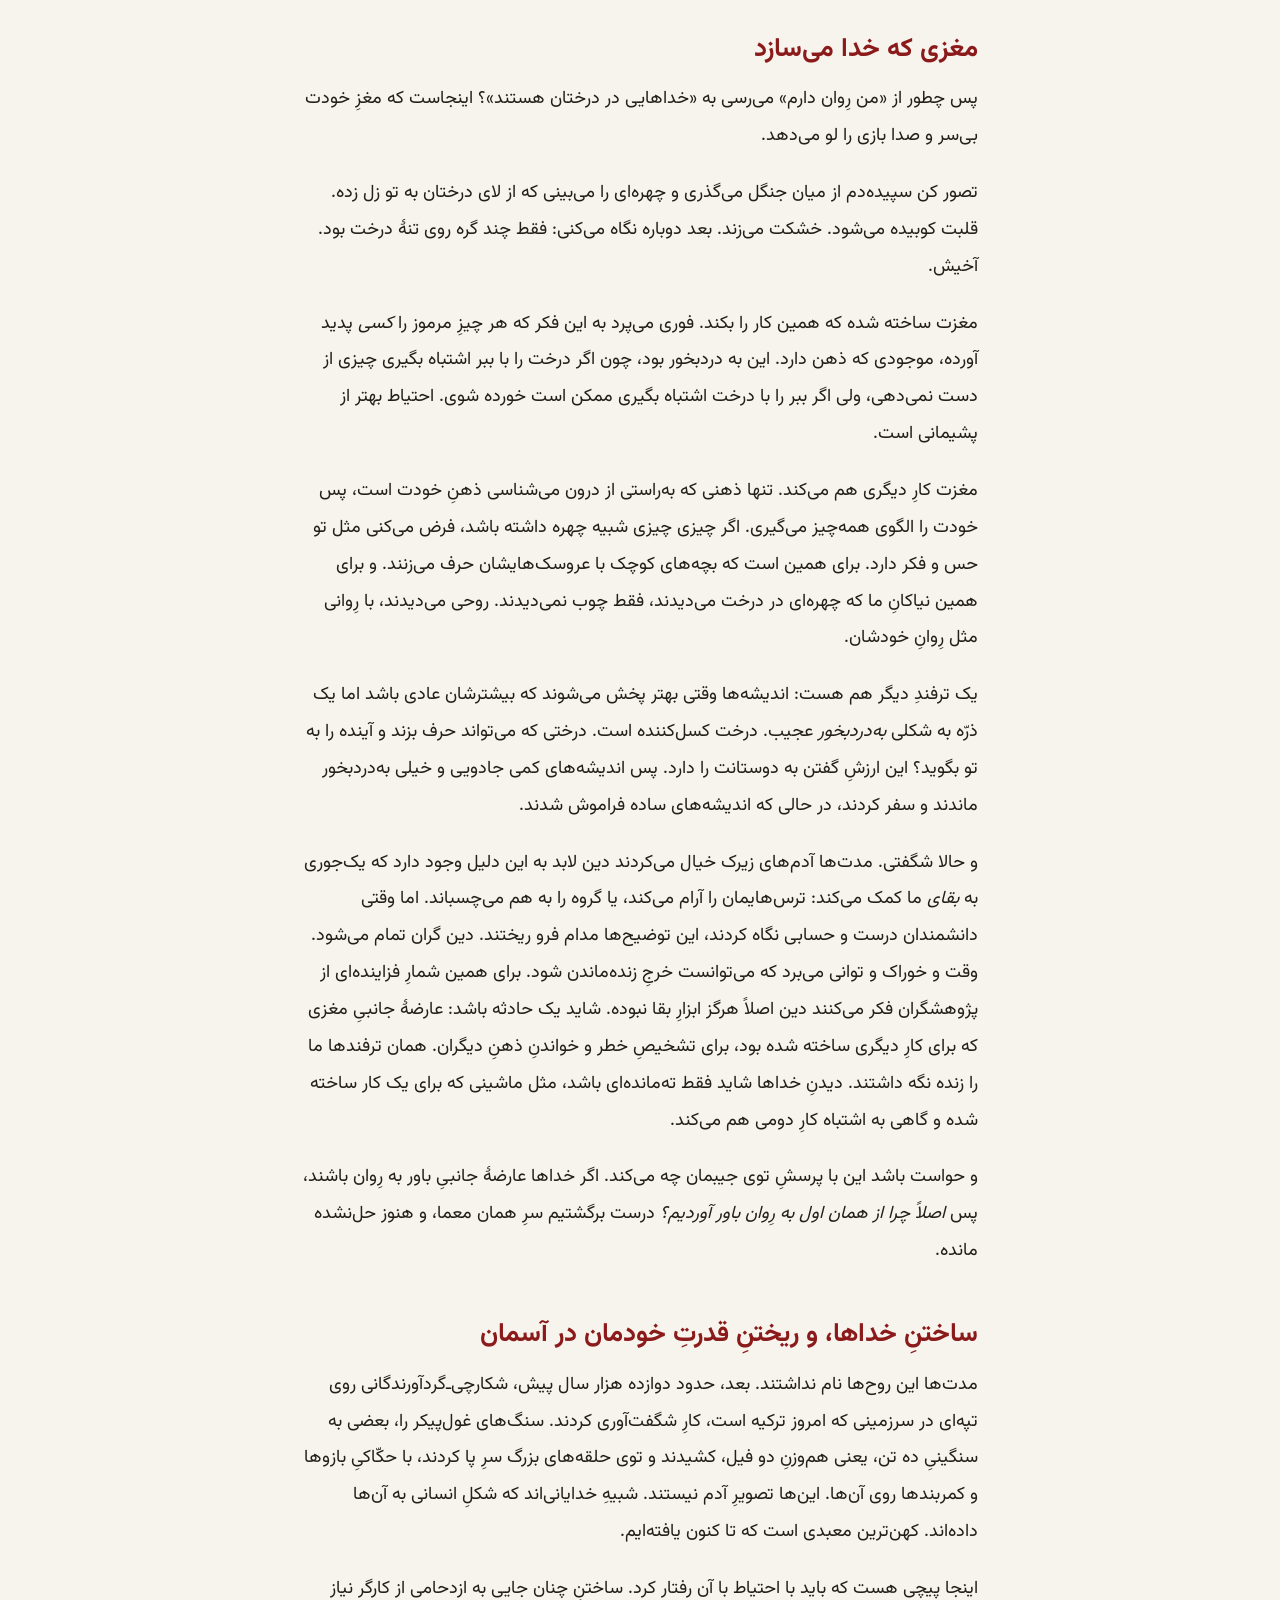
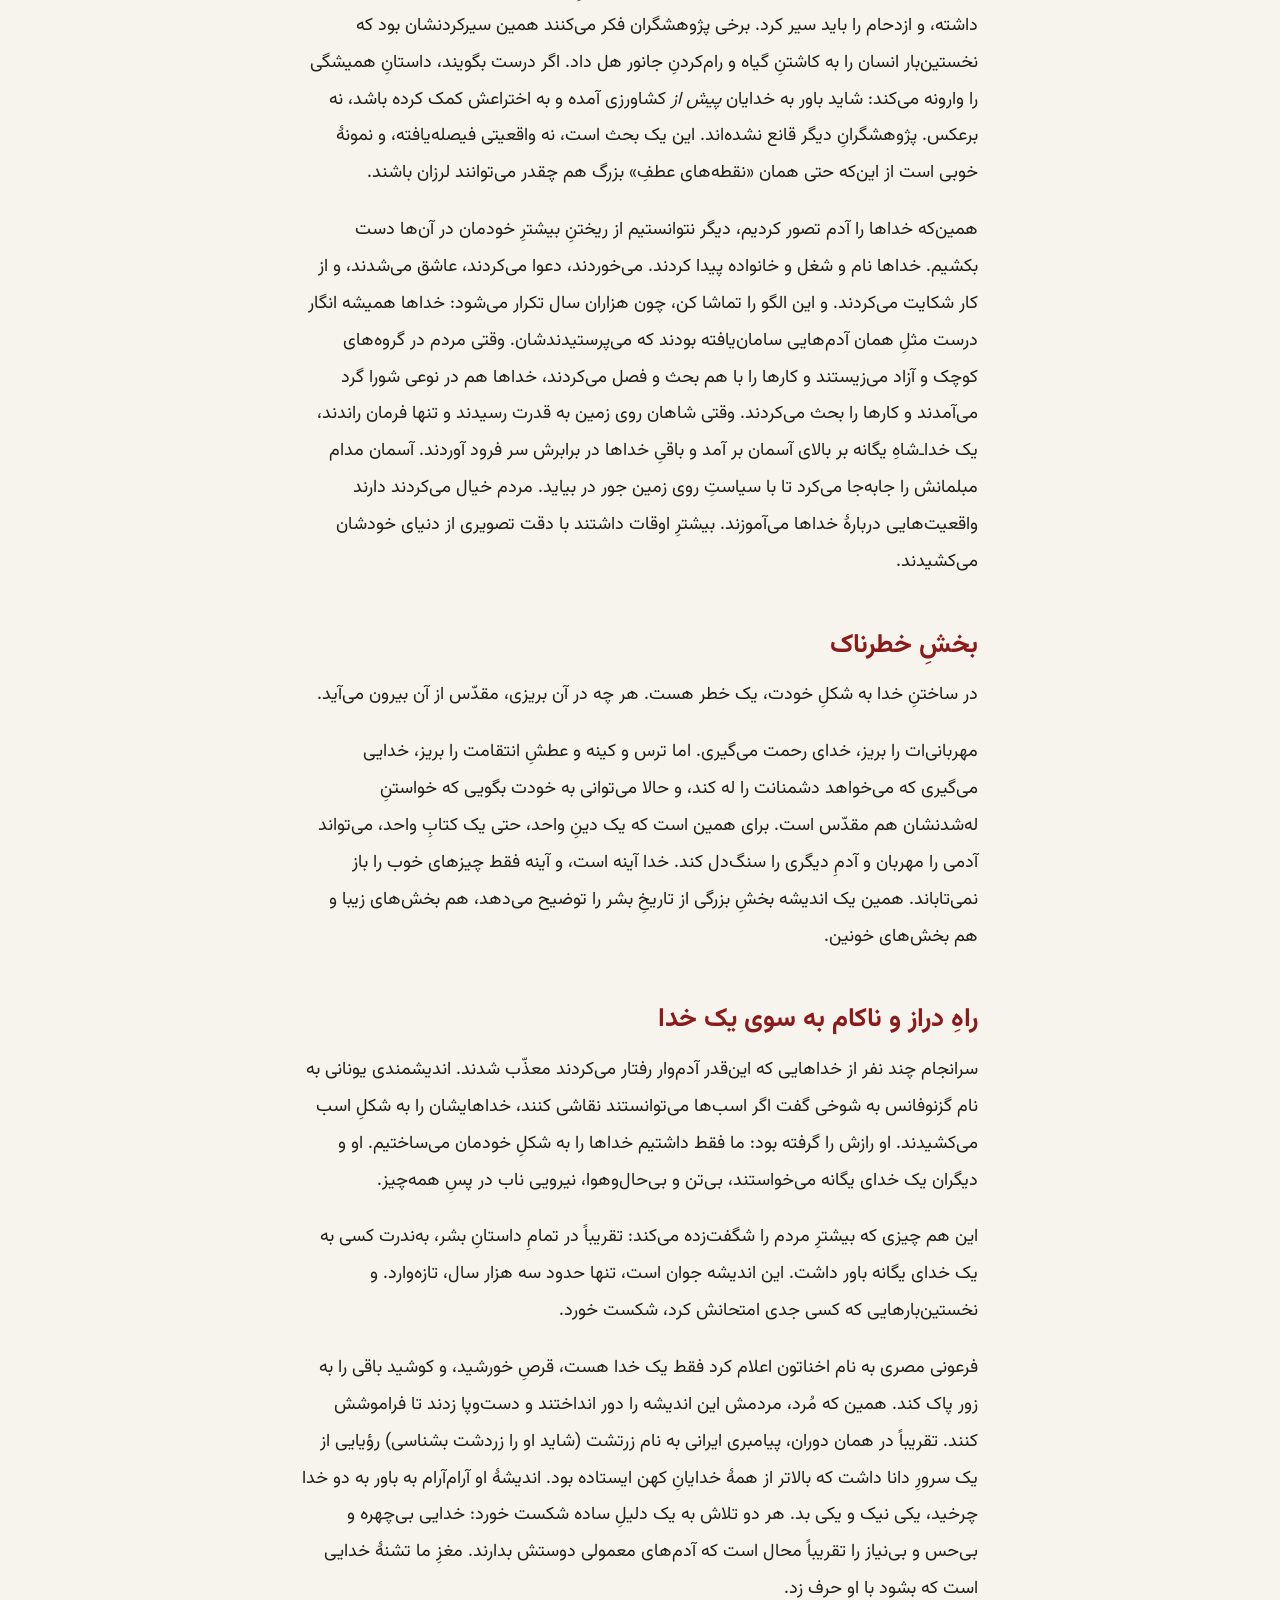
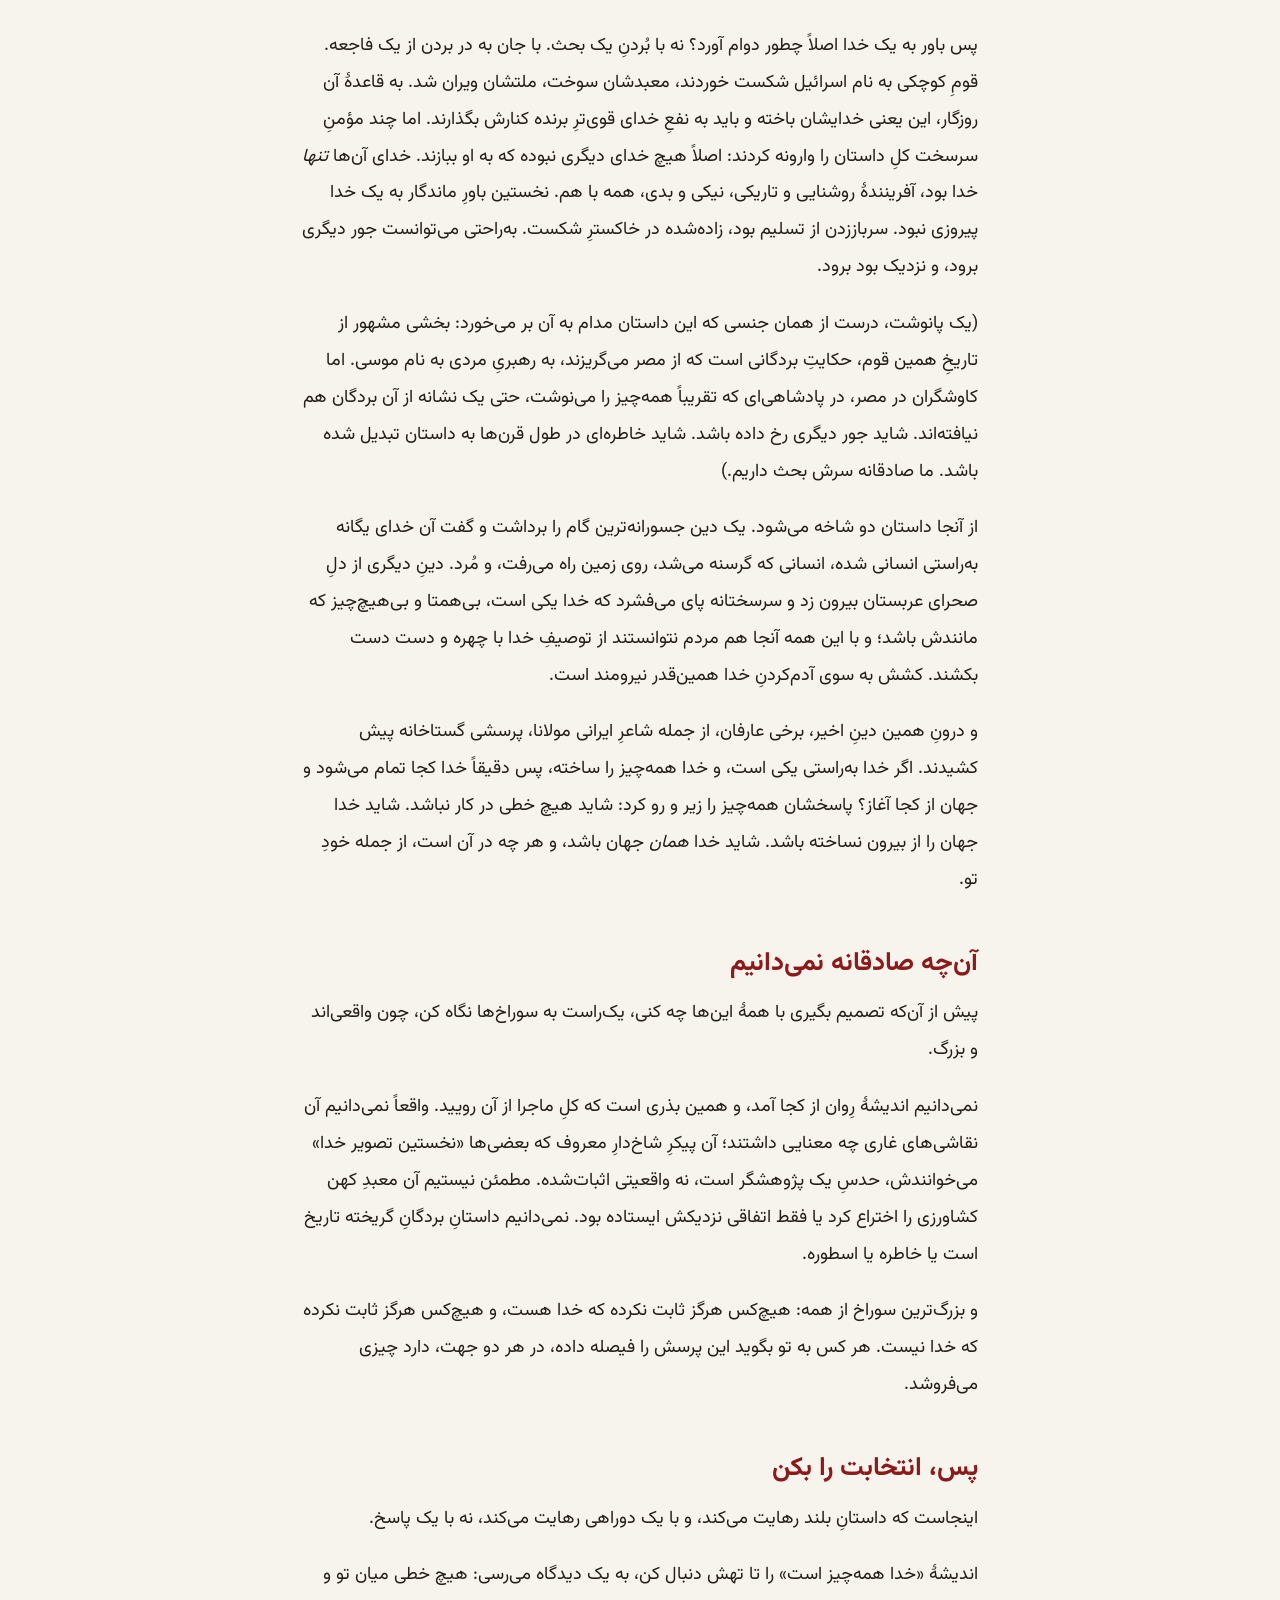
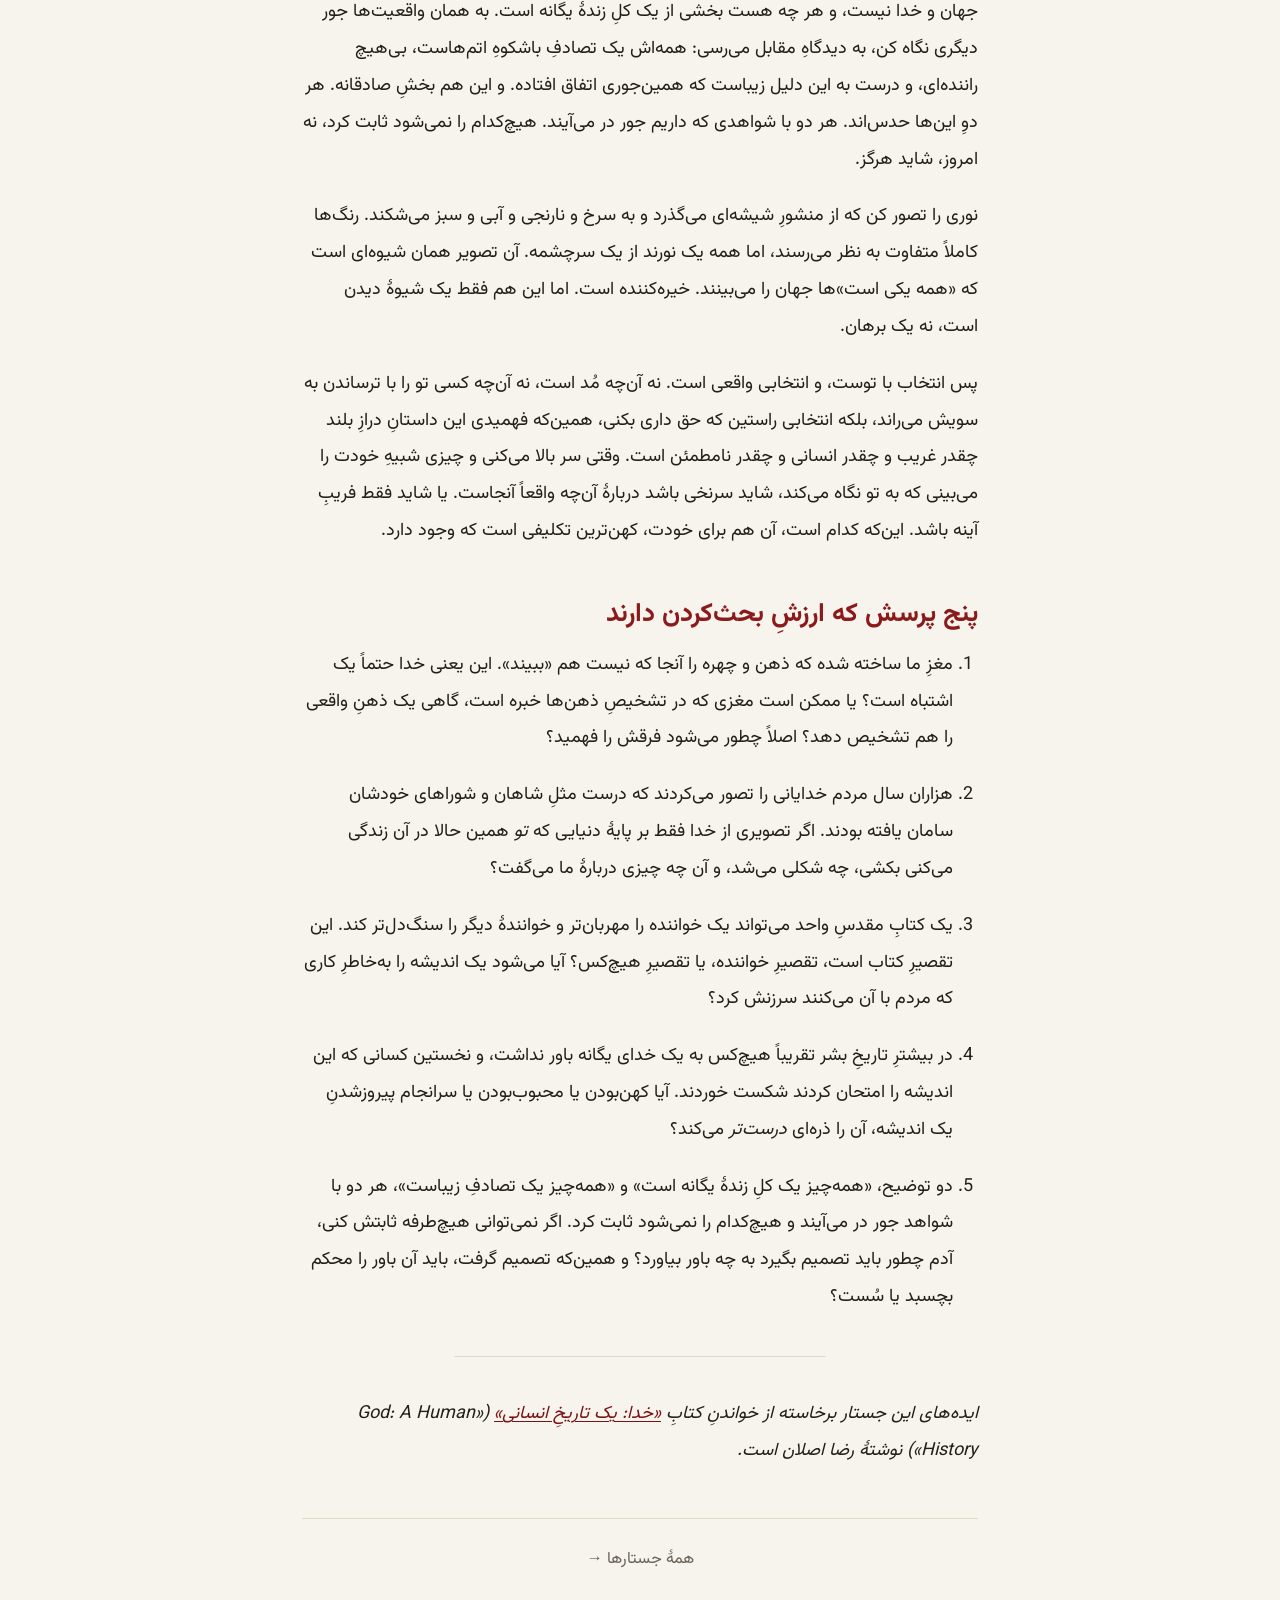
<file: fa/essays/the-mirror-in-the-sky.html>
<!doctype html><html lang="fa" dir="rtl"><head><meta charset="utf-8"><meta name="viewport" content="width=device-width, initial-scale=1"><title>آینه‌ای در آسمان · Iran Retold</title><link rel="preconnect" href="https://fonts.googleapis.com"><link rel="preconnect" href="https://fonts.gstatic.com" crossorigin><link href="https://fonts.googleapis.com/css2?family=EB+Garamond:ital@0;1&family=Vazirmatn:wght@300;400;500;700;800&display=swap" rel="stylesheet"><link rel="icon" href="/assets/favicon.ico" sizes="any"><link rel="icon" type="image/png" sizes="32x32" href="/assets/favicon-32.png"><link rel="apple-touch-icon" href="/assets/favicon-180.png"><link rel="stylesheet" href="/assets/main.css"></head><body><input type="checkbox" id="toc-toggle" class="toc-toggle" hidden><label class="toc-overlay" for="toc-toggle" aria-hidden="true"></label><aside class="toc-panel" aria-label="فهرست جستارها"><div class="toc-head"><a class="toc-home" href="/fa/">جستارها</a><label class="toc-close" for="toc-toggle" title="Close" aria-label="Close">&times;</label></div><nav><ul><li class="current"><a href="/fa/essays/the-mirror-in-the-sky.html">آینه‌ای در آسمان</a></li><li><a href="/fa/essays/religions-of-iran.html">سرزمینی که مدام خدایانش را عوض می‌کرد</a></li><li><a href="/fa/essays/zoroaster.html">زرتشت: پیامبری که از لای انگشت‌ها می‌سُرد</a></li><li><a href="/fa/essays/achaemenids.html">هخامنشیان: امپراتوریِ مردمانِ بسیار</a></li><li><a href="/fa/essays/how-iran-became-muslim.html">ایران چگونه کشوری مسلمان شد</a></li><li><a href="/fa/essays/pahlavi-era.html">دو شاه و تختی که دزدیده شد: دورهٔ پهلوی</a></li></ul></nav></aside><div class="wrap"><nav class="topbar"><div class="bar-left"><label class="toc-btn" for="toc-toggle" title="فهرست جستارها" aria-label="فهرست جستارها"><span></span><span></span><span></span></label><a class="brand" href="/fa/">ایران، از نو</a></div><span class="langs"><a href='/en/essays/the-mirror-in-the-sky.html'>EN</a><span class="cur">فا</span></span></nav><article class="essay"><header class="title-block"><h1>آینه‌ای در آسمان</h1></header><p><em>مردم چگونه خدا را در ذهن خود تصویر کرده‌اند، و چرا هیچ‌کس نمی‌تواند مطمئن باشد که درست تصویر کرده</em></p>
<p>چشم‌هایت را ببند و بکوش خدا را در ذهنت مجسم کنی. جدی می‌گویم، واقعاً بکوش.</p>
<p>اگر مثل تقریباً همهٔ کسانی باشی که تا کنون زیسته‌اند، چیزی را مجسم کرده‌ای که خیلی شبیه یک آدم است. شاید پیرمردی ریش‌سفید بر تختی میان ابرها. شاید فقط این حس که کسی نگاهت می‌کند، کسی که می‌اندیشد و حس دارد، خشمگین می‌شود و رحم می‌آورد، درست همان‌طور که آدم‌ها. تقریباً هیچ‌کس خدا را به شکلِ ابری بی‌شکل از انرژیِ ناب تصور نمی‌کند. ذهنِ ما اصلاً این‌جوری کار نمی‌کند.</p>
<p>این را نگه دار، چون هم سرنخ است و هم هشدار. سرنخ، چون داستانِ خدا، آن‌طور که از کار در می‌آید، بیشتر داستانِ آدم‌هایی است که سر بالا کرده‌اند و بازتابِ خودشان را دیده‌اند. هشدار، چون اگر مدام چهرهٔ خودمان را روی آسمان بکشیم، باید کمی به این بدگمان باشیم که واقعاً چقدر دربارهٔ آن بالا می‌دانیم.</p>
<p>این داستانی است راست، تا جایی که کسی می‌تواند بفهمد. اما «تا جایی که کسی می‌تواند بفهمد» قرار است بارها سر و کله‌اش پیدا شود. برخی از مهم‌ترین بخش‌هایش چیزهایی است که متخصص‌ها هنوز سرشان بحث می‌کنند، یا صاف می‌گویند نمی‌توانند توضیحش دهند. این بخشِ کسل‌کننده نیست. این بهترین بخش است.</p>
<h2>نخستین باور</h2>
<p>برویم خیلی عقب، ده‌ها هزار سال، تا یک مرد و یک زن که می‌توانیم آدم و حوّایشان بنامیم. نه آن‌هایِ کتابِ قصه، بلکه انسان‌های واقعیِ عصر سنگ. مغزشان درست به اندازهٔ مغزِ تو بزرگ و زیرک بود. شکار می‌کردند، تور می‌بافتند، روی آتش غذا می‌پختند، و مرده‌هایشان را به خاک می‌سپردند.</p>
<p>همین آخری از آن‌چه به گوش می‌آید مهم‌تر است. وقتی کسی می‌مرد، این آدم‌ها جسد را همین‌جوری رها نمی‌کردند. با دقت درازش می‌کشیدند، گردِ سرخِ هم‌رنگِ خون رویش می‌پاشیدند، و ابزار و گردنبندِ محبوبش را کنارش می‌گذاشتند، انگار آن مرده هنوز جایی دیگر به آن‌ها نیاز دارد. چرا این زحمت را به خود می‌دادند، مگر این‌که باور داشتند آن آدم واقعاً نرفته است؟ که چیزی نادیدنی، چیزی که شاید بشود رِوان نامیدش، از تن بیرون خزیده و همچنان به زیستن ادامه داده؟</p>
<p>این باور، که تو چیزی بیش از تنت هستی، احتمالاً کهن‌ترین اندیشه‌ای است که انسان تا کنون داشته. از هر خدایی کهن‌تر است. و این هم آن بخشِ صادقانه، بخشی که بیشترِ کتاب‌ها از رویش می‌پرند: هیچ‌کس نمی‌داند این اندیشه از کجا آمد. واقعاً نمی‌داند. دویست سال است که مردم حدس می‌زنند. شاید از خواب آمده باشد، جایی که خویشاوندانِ مرده هنوز راه می‌روند و حرف می‌زنند. شاید از چیزِ دیگری. نمی‌دانیم. این پرسش را توی جیبت نگه دار، چون تمامِ بقیهٔ داستان روی همین بنا شده.</p>
<h2>مغزی که خدا می‌سازد</h2>
<p>پس چطور از «من رِوان دارم» می‌رسی به «خداهایی در درختان هستند»؟ اینجاست که مغزِ خودت بی‌سر و صدا بازی را لو می‌دهد.</p>
<p>تصور کن سپیده‌دم از میان جنگل می‌گذری و چهره‌ای را می‌بینی که از لای درختان به تو زل زده. قلبت کوبیده می‌شود. خشکت می‌زند. بعد دوباره نگاه می‌کنی: فقط چند گره روی تنهٔ درخت بود. آخیش.</p>
<p>مغزت ساخته شده که همین کار را بکند. فوری می‌پرد به این فکر که هر چیزِ مرموز را <em>کسی</em> پدید آورده، موجودی که ذهن دارد. این به دردبخور بود، چون اگر درخت را با ببر اشتباه بگیری چیزی از دست نمی‌دهی، ولی اگر ببر را با درخت اشتباه بگیری ممکن است خورده شوی. احتیاط بهتر از پشیمانی است.</p>
<p>مغزت کارِ دیگری هم می‌کند. تنها ذهنی که به‌راستی از درون می‌شناسی ذهنِ خودت است، پس خودت را الگوی همه‌چیز می‌گیری. اگر چیزی چیزی شبیه چهره داشته باشد، فرض می‌کنی مثل تو حس و فکر دارد. برای همین است که بچه‌های کوچک با عروسک‌هایشان حرف می‌زنند. و برای همین نیاکانِ ما که چهره‌ای در درخت می‌دیدند، فقط چوب نمی‌دیدند. روحی می‌دیدند، با رِوانی مثل رِوانِ خودشان.</p>
<p>یک ترفندِ دیگر هم هست: اندیشه‌ها وقتی بهتر پخش می‌شوند که بیشترشان عادی باشد اما یک ذرّه به شکلی <em>به‌دردبخور</em> عجیب. درخت کسل‌کننده است. درختی که می‌تواند حرف بزند و آینده را به تو بگوید؟ این ارزشِ گفتن به دوستانت را دارد. پس اندیشه‌های کمی جادویی و خیلی به‌دردبخور ماندند و سفر کردند، در حالی که اندیشه‌های ساده فراموش شدند.</p>
<p>و حالا شگفتی. مدت‌ها آدم‌های زیرک خیال می‌کردند دین لابد به این دلیل وجود دارد که یک‌جوری به <em>بقای</em> ما کمک می‌کند: ترس‌هایمان را آرام می‌کند، یا گروه را به هم می‌چسباند. اما وقتی دانشمندان درست و حسابی نگاه کردند، این توضیح‌ها مدام فرو ریختند. دین گران تمام می‌شود. وقت و خوراک و توانی می‌برد که می‌توانست خرجِ زنده‌ماندن شود. برای همین شمارِ فزاینده‌ای از پژوهشگران فکر می‌کنند دین اصلاً هرگز ابزارِ بقا نبوده. شاید یک حادثه باشد: عارضهٔ جانبیِ مغزی که برای کارِ دیگری ساخته شده بود، برای تشخیصِ خطر و خواندنِ ذهنِ دیگران. همان ترفندها ما را زنده نگه داشتند. دیدنِ خداها شاید فقط ته‌مانده‌ای باشد، مثل ماشینی که برای یک کار ساخته شده و گاهی به اشتباه کارِ دومی هم می‌کند.</p>
<p>و حواست باشد این با پرسشِ توی جیبمان چه می‌کند. اگر خداها عارضهٔ جانبیِ باور به رِوان باشند، پس <em>اصلاً چرا از همان اول به رِوان باور آوردیم؟</em> درست برگشتیم سرِ همان معما، و هنوز حل‌نشده مانده.</p>
<h2>ساختنِ خداها، و ریختنِ قدرتِ خودمان در آسمان</h2>
<p>مدت‌ها این روح‌ها نام نداشتند. بعد، حدود دوازده هزار سال پیش، شکارچی‌ـ‌گردآورندگانی روی تپه‌ای در سرزمینی که امروز ترکیه است، کارِ شگفت‌آوری کردند. سنگ‌های غول‌پیکر را، بعضی به سنگینیِ ده تن، یعنی هم‌وزنِ دو فیل، کشیدند و توی حلقه‌های بزرگ سرِ پا کردند، با حکّاکیِ بازوها و کمربندها روی آن‌ها. این‌ها تصویرِ آدم نیستند. شبیهِ خدایانی‌اند که شکلِ انسانی به آن‌ها داده‌اند. کهن‌ترین معبدی است که تا کنون یافته‌ایم.</p>
<p>اینجا پیچی هست که باید با احتیاط با آن رفتار کرد. ساختنِ چنان جایی به ازدحامی از کارگر نیاز داشته، و ازدحام را باید سیر کرد. برخی پژوهشگران فکر می‌کنند همین سیرکردنشان بود که نخستین‌بار انسان را به کاشتنِ گیاه و رام‌کردنِ جانور هل داد. اگر درست بگویند، داستانِ همیشگی را وارونه می‌کند: شاید باور به خدایان <em>پیش از</em> کشاورزی آمده و به اختراعش کمک کرده باشد، نه برعکس. پژوهشگرانِ دیگر قانع نشده‌اند. این یک بحث است، نه واقعیتی فیصله‌یافته، و نمونهٔ خوبی است از این‌که حتی همان «نقطه‌های عطفِ» بزرگ هم چقدر می‌توانند لرزان باشند.</p>
<p>همین‌که خداها را آدم تصور کردیم، دیگر نتوانستیم از ریختنِ بیشترِ خودمان در آن‌ها دست بکشیم. خداها نام و شغل و خانواده پیدا کردند. می‌خوردند، دعوا می‌کردند، عاشق می‌شدند، و از کار شکایت می‌کردند. و این الگو را تماشا کن، چون هزاران سال تکرار می‌شود: خداها همیشه انگار درست مثلِ همان آدم‌هایی سامان‌یافته بودند که می‌پرستیدندشان. وقتی مردم در گروه‌های کوچک و آزاد می‌زیستند و کارها را با هم بحث و فصل می‌کردند، خداها هم در نوعی شورا گرد می‌آمدند و کارها را بحث می‌کردند. وقتی شاهان روی زمین به قدرت رسیدند و تنها فرمان راندند، یک خداـ‌شاهِ یگانه بر بالای آسمان بر آمد و باقیِ خداها در برابرش سر فرود آوردند. آسمان مدام مبلمانش را جابه‌جا می‌کرد تا با سیاستِ روی زمین جور در بیاید. مردم خیال می‌کردند دارند واقعیت‌هایی دربارهٔ خداها می‌آموزند. بیشترِ اوقات داشتند با دقت تصویری از دنیای خودشان می‌کشیدند.</p>
<h2>بخشِ خطرناک</h2>
<p>در ساختنِ خدا به شکلِ خودت، یک خطر هست. هر چه در آن بریزی، مقدّس از آن بیرون می‌آید.</p>
<p>مهربانی‌ات را بریز، خدای رحمت می‌گیری. اما ترس و کینه و عطشِ انتقامت را بریز، خدایی می‌گیری که می‌خواهد دشمنانت را له کند، و حالا می‌توانی به خودت بگویی که خواستنِ له‌شدنشان هم مقدّس است. برای همین است که یک دینِ واحد، حتی یک کتابِ واحد، می‌تواند آدمی را مهربان و آدمِ دیگری را سنگ‌دل کند. خدا آینه است، و آینه فقط چیزهای خوب را باز نمی‌تاباند. همین یک اندیشه بخشِ بزرگی از تاریخِ بشر را توضیح می‌دهد، هم بخش‌های زیبا و هم بخش‌های خونین.</p>
<h2>راهِ دراز و ناکام به سوی یک خدا</h2>
<p>سرانجام چند نفر از خداهایی که این‌قدر آدم‌وار رفتار می‌کردند معذّب شدند. اندیشمندی یونانی به نام گزنوفانس به شوخی گفت اگر اسب‌ها می‌توانستند نقاشی کنند، خداهایشان را به شکلِ اسب می‌کشیدند. او رازش را گرفته بود: ما فقط داشتیم خداها را به شکلِ خودمان می‌ساختیم. او و دیگران یک خدای یگانه می‌خواستند، بی‌تن و بی‌حال‌وهوا، نیرویی ناب در پسِ همه‌چیز.</p>
<p>این هم چیزی که بیشترِ مردم را شگفت‌زده می‌کند: تقریباً در تمامِ داستانِ بشر، به‌ندرت کسی به یک خدای یگانه باور داشت. این اندیشه جوان است، تنها حدود سه هزار سال، تازه‌وارد. و نخستین‌بارهایی که کسی جدی امتحانش کرد، شکست خورد.</p>
<p>فرعونی مصری به نام اخناتون اعلام کرد فقط یک خدا هست، قرصِ خورشید، و کوشید باقی را به زور پاک کند. همین که مُرد، مردمش این اندیشه را دور انداختند و دست‌وپا زدند تا فراموشش کنند. تقریباً در همان دوران، پیامبری ایرانی به نام زرتشت (شاید او را زردشت بشناسی) رؤیایی از یک سرورِ دانا داشت که بالاتر از همهٔ خدایانِ کهن ایستاده بود. اندیشهٔ او آرام‌آرام به باور به دو خدا چرخید، یکی نیک و یکی بد. هر دو تلاش به یک دلیلِ ساده شکست خورد: خدایی بی‌چهره و بی‌حس و بی‌نیاز را تقریباً محال است که آدم‌های معمولی دوستش بدارند. مغزِ ما تشنهٔ خدایی است که بشود با او حرف زد.</p>
<p>پس باور به یک خدا اصلاً چطور دوام آورد؟ نه با بُردنِ یک بحث. با جان به در بردن از یک فاجعه. قومِ کوچکی به نام اسرائیل شکست خوردند، معبدشان سوخت، ملتشان ویران شد. به قاعدهٔ آن روزگار، این یعنی خدایشان باخته و باید به نفعِ خدای قوی‌ترِ برنده کنارش بگذارند. اما چند مؤمنِ سرسخت کلِ داستان را وارونه کردند: اصلاً هیچ خدای دیگری نبوده که به او ببازند. خدای آن‌ها <em>تنها</em> خدا بود، آفرینندهٔ روشنایی و تاریکی، نیکی و بدی، همه با هم. نخستین باورِ ماندگار به یک خدا پیروزی نبود. سرباز‌زدن از تسلیم بود، زاده‌شده در خاکسترِ شکست. به‌راحتی می‌توانست جور دیگری برود، و نزدیک بود برود.</p>
<p>(یک پانوشت، درست از همان جنسی که این داستان مدام به آن بر می‌خورد: بخشی مشهور از تاریخِ همین قوم، حکایتِ بردگانی است که از مصر می‌گریزند، به رهبریِ مردی به نام موسی. اما کاوشگران در مصر، در پادشاهی‌ای که تقریباً همه‌چیز را می‌نوشت، حتی یک نشانه از آن بردگان هم نیافته‌اند. شاید جور دیگری رخ داده باشد. شاید خاطره‌ای در طول قرن‌ها به داستان تبدیل شده باشد. ما صادقانه سرش بحث داریم.)</p>
<p>از آنجا داستان دو شاخه می‌شود. یک دین جسورانه‌ترین گام را برداشت و گفت آن خدای یگانه به‌راستی انسانی شده، انسانی که گرسنه می‌شد، روی زمین راه می‌رفت، و مُرد. دینِ دیگری از دلِ صحرای عربستان بیرون زد و سرسختانه پای می‌فشرد که خدا یکی است، بی‌همتا و بی‌هیچ‌چیز که مانندش باشد؛ و با این همه آنجا هم مردم نتوانستند از توصیفِ خدا با چهره و دست دست بکشند. کشش به سوی آدم‌کردنِ خدا همین‌قدر نیرومند است.</p>
<p>و درونِ همین دینِ اخیر، برخی عارفان، از جمله شاعرِ ایرانی مولانا، پرسشی گستاخانه پیش کشیدند. اگر خدا به‌راستی یکی است، و خدا همه‌چیز را ساخته، پس دقیقاً خدا کجا تمام می‌شود و جهان از کجا آغاز؟ پاسخشان همه‌چیز را زیر و رو کرد: شاید هیچ خطی در کار نباشد. شاید خدا جهان را از بیرون نساخته باشد. شاید خدا <em>همان</em> جهان باشد، و هر چه در آن است، از جمله خودِ تو.</p>
<h2>آن‌چه صادقانه نمی‌دانیم</h2>
<p>پیش از آن‌که تصمیم بگیری با همهٔ این‌ها چه کنی، یک‌راست به سوراخ‌ها نگاه کن، چون واقعی‌اند و بزرگ.</p>
<p>نمی‌دانیم اندیشهٔ رِوان از کجا آمد، و همین بذری است که کلِ ماجرا از آن رویید. واقعاً نمی‌دانیم آن نقاشی‌های غاری چه معنایی داشتند؛ آن پیکرِ شاخ‌دارِ معروف که بعضی‌ها «نخستین تصویر خدا» می‌خوانندش، حدسِ یک پژوهشگر است، نه واقعیتی اثبات‌شده. مطمئن نیستیم آن معبدِ کهن کشاورزی را اختراع کرد یا فقط اتفاقی نزدیکش ایستاده بود. نمی‌دانیم داستانِ بردگانِ گریخته تاریخ است یا خاطره یا اسطوره.</p>
<p>و بزرگ‌ترین سوراخ از همه: هیچ‌کس هرگز ثابت نکرده که خدا هست، و هیچ‌کس هرگز ثابت نکرده که خدا نیست. هر کس به تو بگوید این پرسش را فیصله داده، در هر دو جهت، دارد چیزی می‌فروشد.</p>
<h2>پس، انتخابت را بکن</h2>
<p>اینجاست که داستانِ بلند رهایت می‌کند، و با یک دوراهی رهایت می‌کند، نه با یک پاسخ.</p>
<p>اندیشهٔ «خدا همه‌چیز است» را تا تهش دنبال کن، به یک دیدگاه می‌رسی: هیچ خطی میان تو و جهان و خدا نیست، و هر چه هست بخشی از یک کلِ زندهٔ یگانه است. به همان واقعیت‌ها جور دیگری نگاه کن، به دیدگاهِ مقابل می‌رسی: همه‌اش یک تصادفِ باشکوهِ اتم‌هاست، بی‌هیچ راننده‌ای، و درست به این دلیل زیباست که همین‌جوری اتفاق افتاده. و این هم بخشِ صادقانه. هر دوِ این‌ها حدس‌اند. هر دو با شواهدی که داریم جور در می‌آیند. هیچ‌کدام را نمی‌شود ثابت کرد، نه امروز، شاید هرگز.</p>
<p>نوری را تصور کن که از منشورِ شیشه‌ای می‌گذرد و به سرخ و نارنجی و آبی و سبز می‌شکند. رنگ‌ها کاملاً متفاوت به نظر می‌رسند، اما همه یک نورند از یک سرچشمه. آن تصویر همان شیوه‌ای است که «همه یکی است»‌ها جهان را می‌بینند. خیره‌کننده است. اما این هم فقط یک شیوهٔ دیدن است، نه یک برهان.</p>
<p>پس انتخاب با توست، و انتخابی واقعی است. نه آن‌چه مُد است، نه آن‌چه کسی تو را با ترساندن به سویش می‌راند، بلکه انتخابی راستین که حق داری بکنی، همین‌که فهمیدی این داستانِ درازِ بلند چقدر غریب و چقدر انسانی و چقدر نامطمئن است. وقتی سر بالا می‌کنی و چیزی شبیهِ خودت را می‌بینی که به تو نگاه می‌کند، شاید سرنخی باشد دربارهٔ آن‌چه واقعاً آنجاست. یا شاید فقط فریبِ آینه باشد. این‌که کدام است، آن هم برای خودت، کهن‌ترین تکلیفی است که وجود دارد.</p>
<h2>پنج پرسش که ارزشِ بحث‌کردن دارند</h2>
<ol start="۱">
<li>
<p>مغزِ ما ساخته شده که ذهن و چهره را آنجا که نیست هم «ببیند». این یعنی خدا حتماً یک اشتباه است؟ یا ممکن است مغزی که در تشخیصِ ذهن‌ها خبره است، گاهی یک ذهنِ واقعی را هم تشخیص دهد؟ اصلاً چطور می‌شود فرقش را فهمید؟</p>
</li>
<li>
<p>هزاران سال مردم خدایانی را تصور می‌کردند که درست مثلِ شاهان و شوراهای خودشان سامان یافته بودند. اگر تصویری از خدا فقط بر پایهٔ دنیایی که <em>تو</em> همین حالا در آن زندگی می‌کنی بکشی، چه شکلی می‌شد، و آن چه چیزی دربارهٔ ما می‌گفت؟</p>
</li>
<li>
<p>یک کتابِ مقدسِ واحد می‌تواند یک خواننده را مهربان‌تر و خوانندهٔ دیگر را سنگ‌دل‌تر کند. این تقصیرِ کتاب است، تقصیرِ خواننده، یا تقصیرِ هیچ‌کس؟ آیا می‌شود یک اندیشه را به‌خاطرِ کاری که مردم با آن می‌کنند سرزنش کرد؟</p>
</li>
<li>
<p>در بیشترِ تاریخِ بشر تقریباً هیچ‌کس به یک خدای یگانه باور نداشت، و نخستین کسانی که این اندیشه را امتحان کردند شکست خوردند. آیا کهن‌بودن یا محبوب‌بودن یا سرانجام پیروزشدنِ یک اندیشه، آن را ذره‌ای <em>درست‌تر</em> می‌کند؟</p>
</li>
<li>
<p>دو توضیح، «همه‌چیز یک کلِ زندهٔ یگانه است» و «همه‌چیز یک تصادفِ زیباست»، هر دو با شواهد جور در می‌آیند و هیچ‌کدام را نمی‌شود ثابت کرد. اگر نمی‌توانی هیچ‌طرفه ثابتش کنی، آدم چطور باید تصمیم بگیرد به چه باور بیاورد؟ و همین‌که تصمیم گرفت، باید آن باور را محکم بچسبد یا سُست؟</p>
</li>
</ol>
<hr />
<p><em>ایده‌های این جستار برخاسته از خواندنِ کتابِ <a href="https://www.amazon.com/dp/0525624333">«خدا: یک تاریخِ انسانی»</a> («God: A Human History») نوشتهٔ رضا اصلان است.</em></p></article><footer class="post-footer"><a href="/fa/">همهٔ جستارها →</a></footer></div></body></html>
</file>
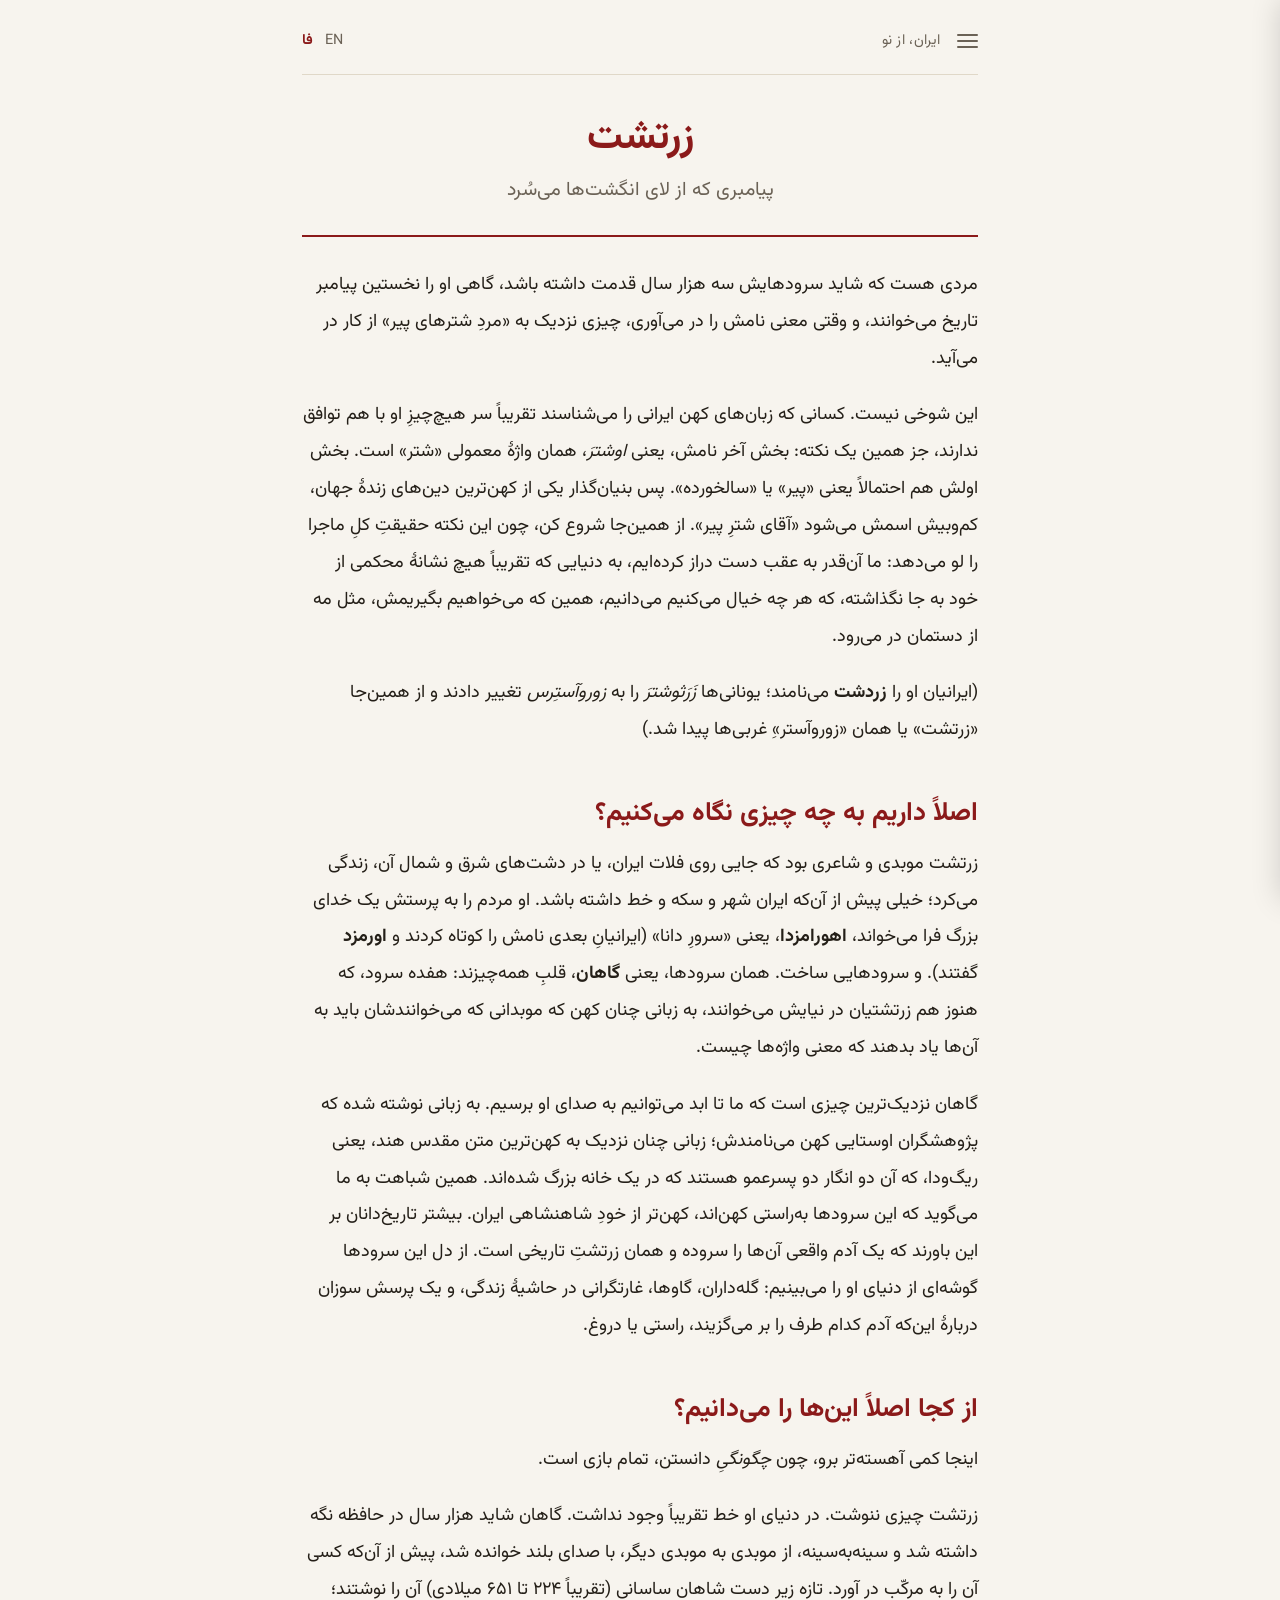
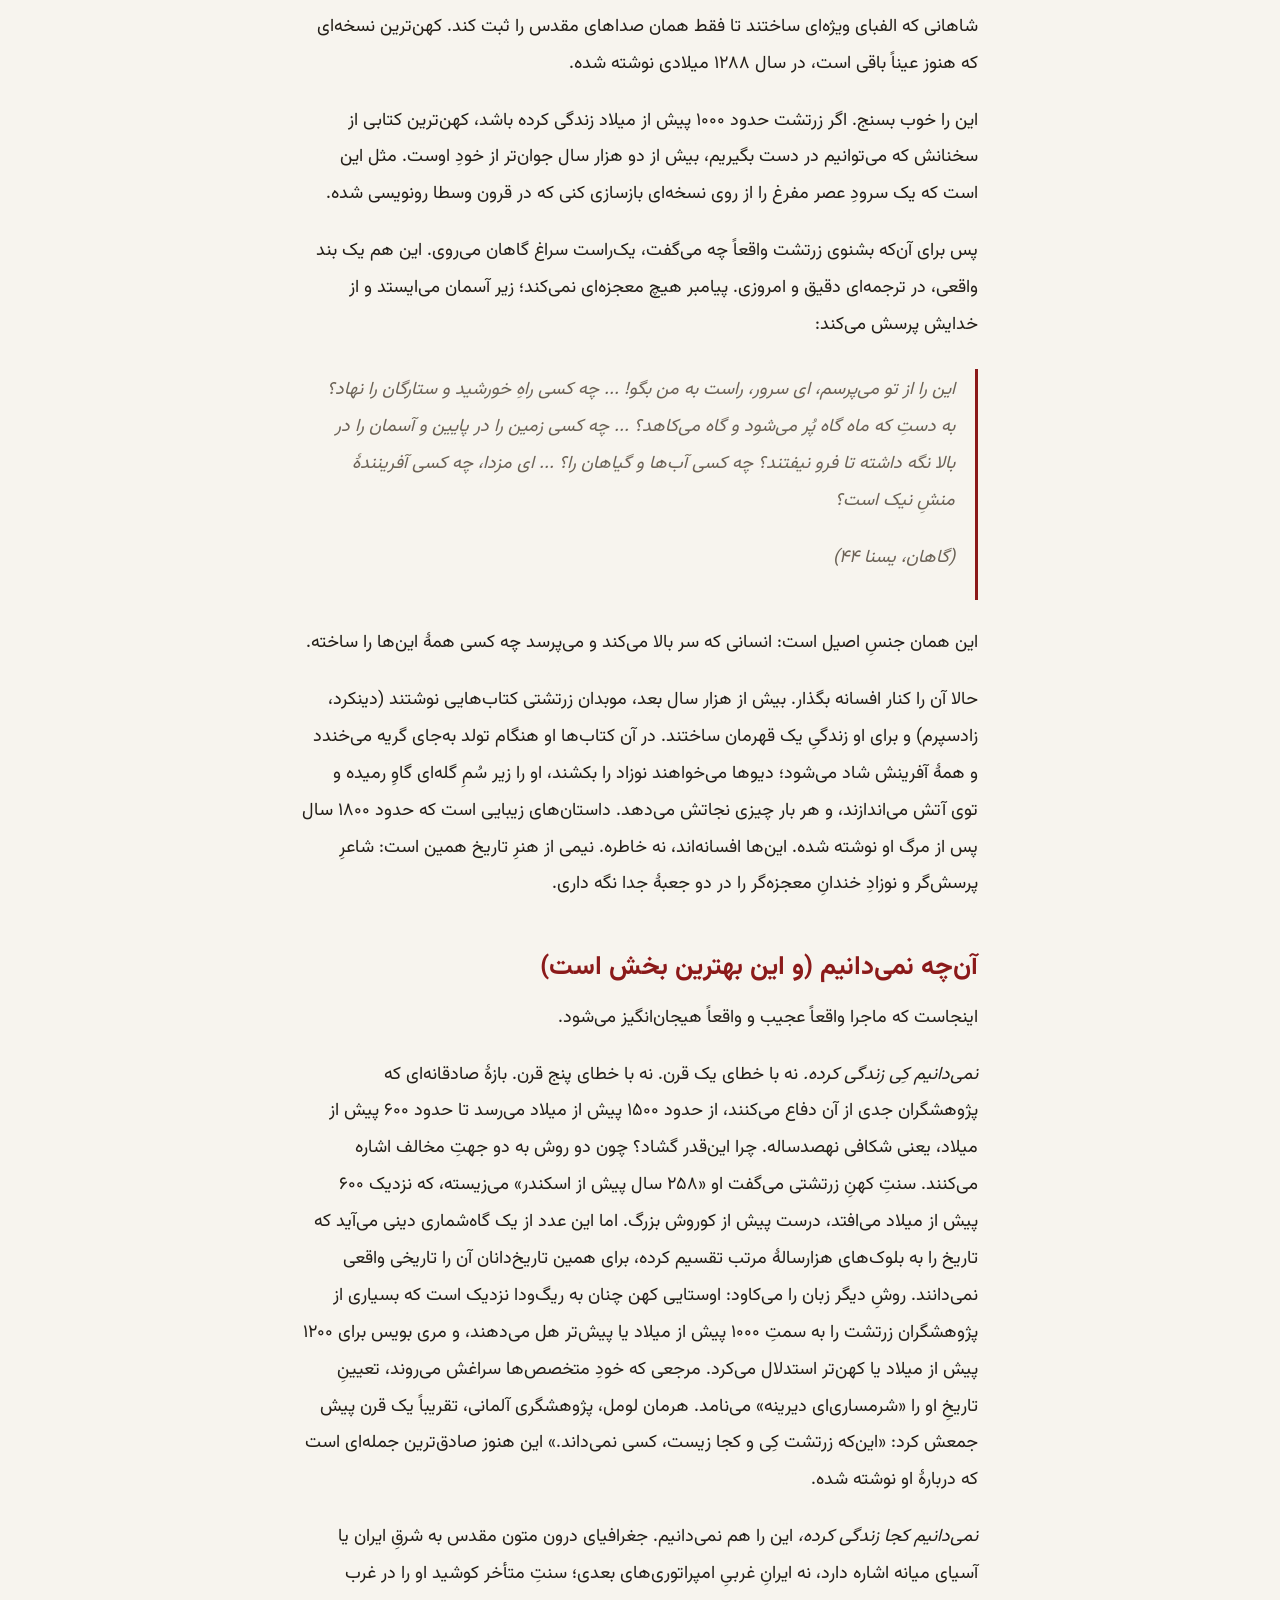
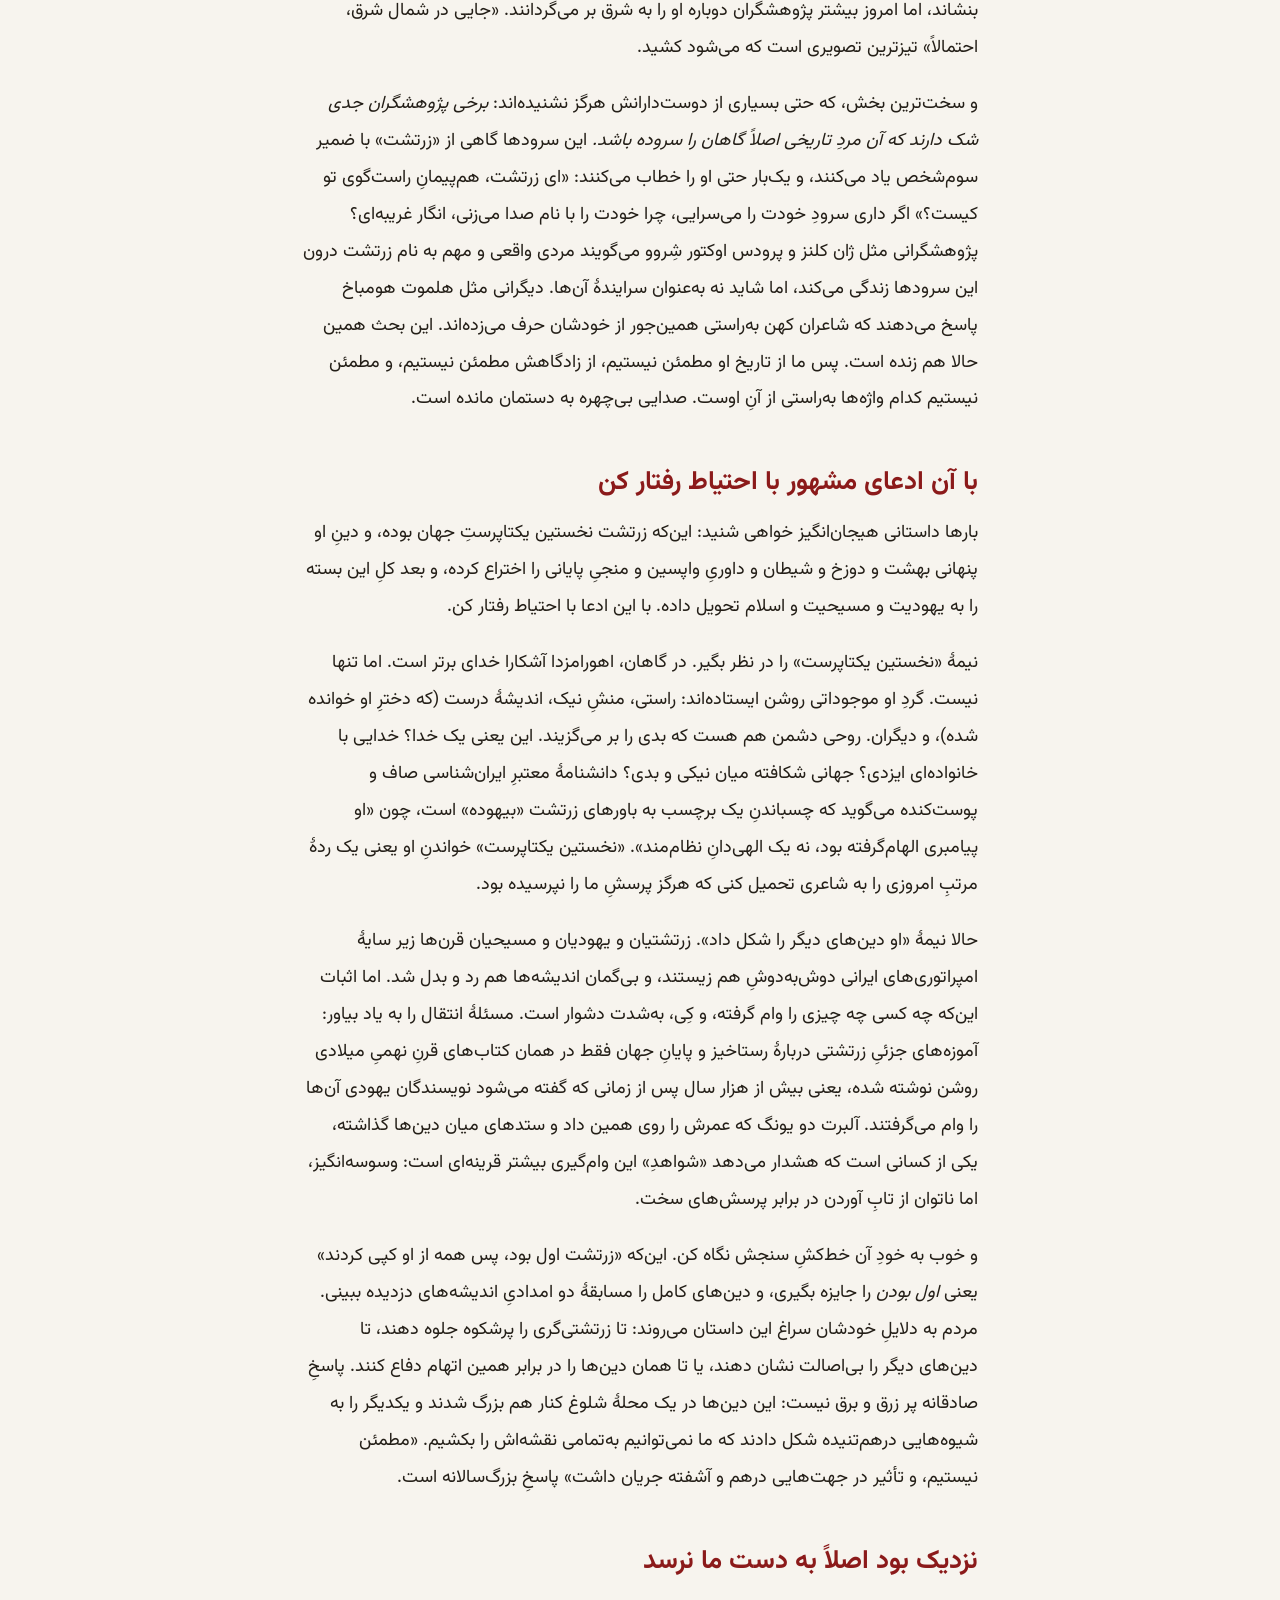
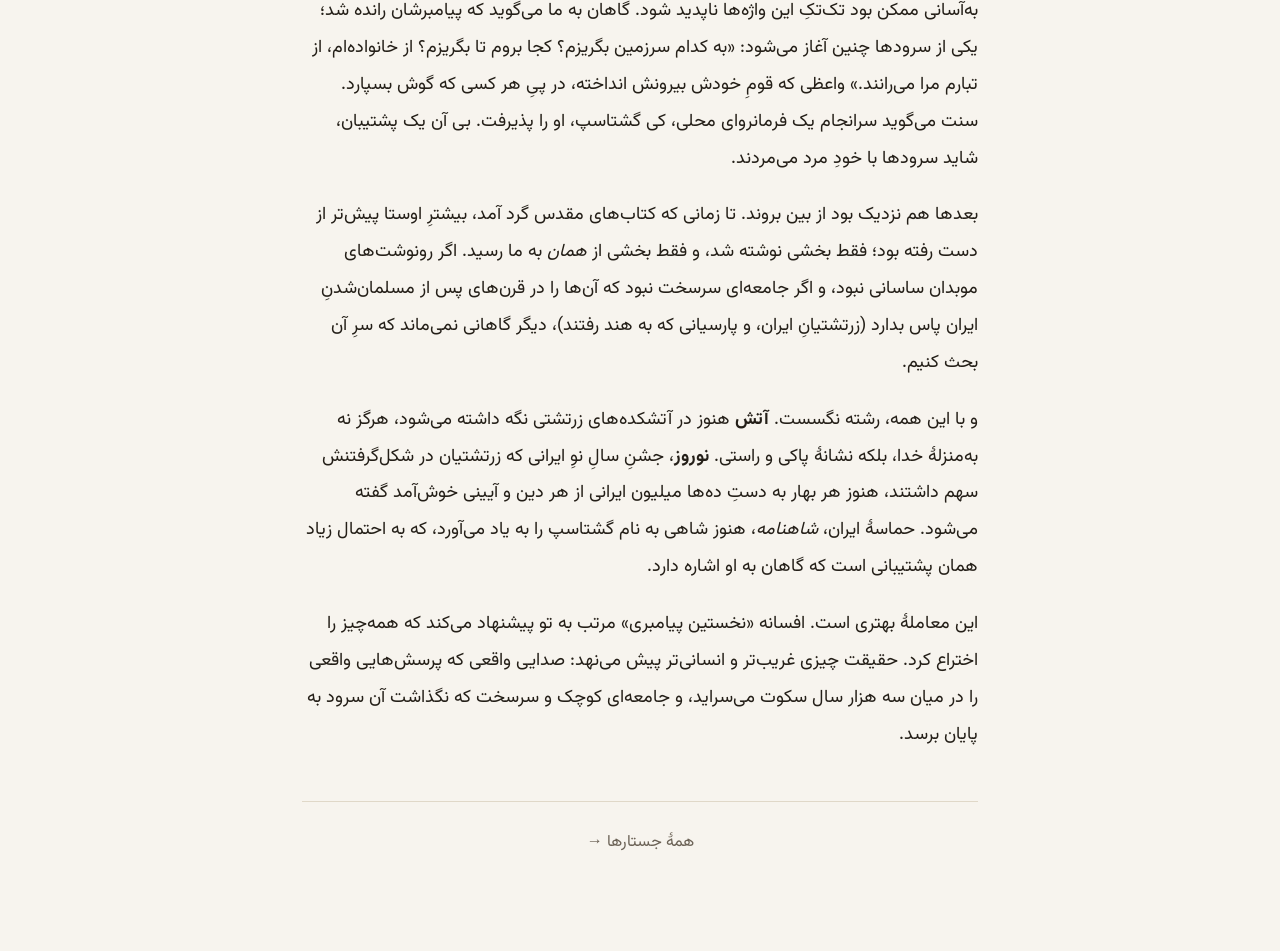
<file: fa/essays/zoroaster.html>
<!doctype html><html lang="fa" dir="rtl"><head><meta charset="utf-8"><meta name="viewport" content="width=device-width, initial-scale=1"><title>زرتشت · Iran Retold</title><link rel="preconnect" href="https://fonts.googleapis.com"><link rel="preconnect" href="https://fonts.gstatic.com" crossorigin><link href="https://fonts.googleapis.com/css2?family=EB+Garamond:ital@0;1&family=Vazirmatn:wght@300;400;500;700;800&display=swap" rel="stylesheet"><link rel="icon" href="/assets/favicon.ico" sizes="any"><link rel="icon" type="image/png" sizes="32x32" href="/assets/favicon-32.png"><link rel="apple-touch-icon" href="/assets/favicon-180.png"><link rel="stylesheet" href="/assets/main.css"></head><body><input type="checkbox" id="toc-toggle" class="toc-toggle" hidden><label class="toc-overlay" for="toc-toggle" aria-hidden="true"></label><aside class="toc-panel" aria-label="فهرست جستارها"><div class="toc-head"><a class="toc-home" href="/fa/">جستارها</a><label class="toc-close" for="toc-toggle" title="Close" aria-label="Close">&times;</label></div><nav><ul><li><a href="/fa/essays/the-mirror-in-the-sky.html">آینه‌ای در آسمان</a></li><li><a href="/fa/essays/religions-of-iran.html">سرزمینی که مدام خدایانش را عوض می‌کرد</a></li><li class="current"><a href="/fa/essays/zoroaster.html">زرتشت: پیامبری که از لای انگشت‌ها می‌سُرد</a></li><li><a href="/fa/essays/achaemenids.html">هخامنشیان: امپراتوریِ مردمانِ بسیار</a></li><li><a href="/fa/essays/how-iran-became-muslim.html">ایران چگونه کشوری مسلمان شد</a></li><li><a href="/fa/essays/pahlavi-era.html">دو شاه و تختی که دزدیده شد: دورهٔ پهلوی</a></li></ul></nav></aside><div class="wrap"><nav class="topbar"><div class="bar-left"><label class="toc-btn" for="toc-toggle" title="فهرست جستارها" aria-label="فهرست جستارها"><span></span><span></span><span></span></label><a class="brand" href="/fa/">ایران، از نو</a></div><span class="langs"><a href='/en/essays/zoroaster.html'>EN</a><span class="cur">فا</span></span></nav><article class="essay"><header class="title-block"><h1>زرتشت</h1><p class="subtitle">پیامبری که از لای انگشت‌ها می‌سُرد</p></header><p>مردی هست که شاید سرودهایش سه هزار سال قدمت داشته باشد، گاهی او را نخستین پیامبر تاریخ می‌خوانند، و وقتی معنی نامش را در می‌آوری، چیزی نزدیک به «مردِ شترهای پیر» از کار در می‌آید.</p>
<p>این شوخی نیست. کسانی که زبان‌های کهن ایرانی را می‌شناسند تقریباً سر هیچ‌چیزِ او با هم توافق ندارند، جز همین یک نکته: بخش آخر نامش، یعنی <em>اوشترَ</em>، همان واژهٔ معمولی «شتر» است. بخش اولش هم احتمالاً یعنی «پیر» یا «سالخورده». پس بنیان‌گذار یکی از کهن‌ترین دین‌های زندهٔ جهان، کم‌وبیش اسمش می‌شود «آقای شترِ پیر». از همین‌جا شروع کن، چون این نکته حقیقتِ کلِ ماجرا را لو می‌دهد: ما آن‌قدر به عقب دست دراز کرده‌ایم، به دنیایی که تقریباً هیچ نشانهٔ محکمی از خود به جا نگذاشته، که هر چه خیال می‌کنیم می‌دانیم، همین که می‌خواهیم بگیریمش، مثل مه از دستمان در می‌رود.</p>
<p>(ایرانیان او را <strong>زردشت</strong> می‌نامند؛ یونانی‌ها <em>زَرَثوشترَ</em> را به <em>زوروآستِرس</em> تغییر دادند و از همین‌جا «زرتشت» یا همان «زوروآستر»ِ غربی‌ها پیدا شد.)</p>
<h2>اصلاً داریم به چه چیزی نگاه می‌کنیم؟</h2>
<p>زرتشت موبدی و شاعری بود که جایی روی فلات ایران، یا در دشت‌های شرق و شمال آن، زندگی می‌کرد؛ خیلی پیش از آن‌که ایران شهر و سکه و خط داشته باشد. او مردم را به پرستش یک خدای بزرگ فرا می‌خواند، <strong>اهورامزدا</strong>، یعنی «سرورِ دانا» (ایرانیانِ بعدی نامش را کوتاه کردند و <strong>اورمزد</strong> گفتند). و سرودهایی ساخت. همان سرودها، یعنی <strong>گاهان</strong>، قلبِ همه‌چیزند: هفده سرود، که هنوز هم زرتشتیان در نیایش می‌خوانند، به زبانی چنان کهن که موبدانی که می‌خوانندشان باید به آن‌ها یاد بدهند که معنی واژه‌ها چیست.</p>
<p>گاهان نزدیک‌ترین چیزی است که ما تا ابد می‌توانیم به صدای او برسیم. به زبانی نوشته شده که پژوهشگران اوستایی کهن می‌نامندش؛ زبانی چنان نزدیک به کهن‌ترین متن مقدس هند، یعنی ریگ‌ودا، که آن دو انگار دو پسرعمو هستند که در یک خانه بزرگ شده‌اند. همین شباهت به ما می‌گوید که این سرودها به‌راستی کهن‌اند، کهن‌تر از خودِ شاهنشاهی ایران. بیشتر تاریخ‌دانان بر این باورند که یک آدم واقعی آن‌ها را سروده و همان زرتشتِ تاریخی است. از دل این سرودها گوشه‌ای از دنیای او را می‌بینیم: گله‌داران، گاوها، غارتگرانی در حاشیهٔ زندگی، و یک پرسش سوزان دربارهٔ این‌که آدم کدام طرف را بر می‌گزیند، راستی یا دروغ.</p>
<h2>از کجا اصلاً این‌ها را می‌دانیم؟</h2>
<p>اینجا کمی آهسته‌تر برو، چون <em>چگونگیِ</em> دانستن، تمام بازی است.</p>
<p>زرتشت چیزی ننوشت. در دنیای او خط تقریباً وجود نداشت. گاهان شاید هزار سال در حافظه نگه داشته شد و سینه‌به‌سینه، از موبدی به موبدی دیگر، با صدای بلند خوانده شد، پیش از آن‌که کسی آن را به مرکّب در آورد. تازه زیر دست شاهان ساسانی (تقریباً ۲۲۴ تا ۶۵۱ میلادی) آن را نوشتند؛ شاهانی که الفبای ویژه‌ای ساختند تا فقط همان صداهای مقدس را ثبت کند. کهن‌ترین نسخه‌ای که هنوز عیناً باقی است، در سال ۱۲۸۸ میلادی نوشته شده.</p>
<p>این را خوب بسنج. اگر زرتشت حدود ۱۰۰۰ پیش از میلاد زندگی کرده باشد، کهن‌ترین کتابی از سخنانش که می‌توانیم در دست بگیریم، بیش از دو هزار سال جوان‌تر از خودِ اوست. مثل این است که یک سرودِ عصر مفرغ را از روی نسخه‌ای بازسازی کنی که در قرون وسطا رونویسی شده.</p>
<p>پس برای آن‌که بشنوی زرتشت واقعاً چه می‌گفت، یک‌راست سراغ گاهان می‌روی. این هم یک بند واقعی، در ترجمه‌ای دقیق و امروزی. پیامبر هیچ معجزه‌ای نمی‌کند؛ زیر آسمان می‌ایستد و از خدایش پرسش می‌کند:</p>
<blockquote>
<p>این را از تو می‌پرسم، ای سرور، راست به من بگو! ...
چه کسی راهِ خورشید و ستارگان را نهاد؟
به دستِ که ماه گاه پُر می‌شود و گاه می‌کاهد؟ ...
چه کسی زمین را در پایین و آسمان را در بالا نگه داشته تا فرو نیفتند؟
چه کسی آب‌ها و گیاهان را؟ ...
ای مزدا، چه کسی آفرینندهٔ منشِ نیک است؟</p>
<p><em>(گاهان، یسنا ۴۴)</em></p>
</blockquote>
<p>این همان جنسِ اصیل است: انسانی که سر بالا می‌کند و می‌پرسد چه کسی همهٔ این‌ها را ساخته.</p>
<p>حالا آن را کنار افسانه بگذار. بیش از هزار سال بعد، موبدان زرتشتی کتاب‌هایی نوشتند (دینکرد، زادسپرم) و برای او زندگیِ یک قهرمان ساختند. در آن کتاب‌ها او هنگام تولد به‌جای گریه می‌خندد و همهٔ آفرینش شاد می‌شود؛ دیوها می‌خواهند نوزاد را بکشند، او را زیر سُمِ گله‌ای گاوِ رمیده و توی آتش می‌اندازند، و هر بار چیزی نجاتش می‌دهد. داستان‌های زیبایی است که حدود ۱۸۰۰ سال پس از مرگ او نوشته شده. این‌ها افسانه‌اند، نه خاطره. نیمی از هنرِ تاریخ همین است: شاعرِ پرسش‌گر و نوزادِ خندانِ معجزه‌گر را در دو جعبهٔ جدا نگه داری.</p>
<h2>آن‌چه نمی‌دانیم (و این بهترین بخش است)</h2>
<p>اینجاست که ماجرا واقعاً عجیب و واقعاً هیجان‌انگیز می‌شود.</p>
<p><em>نمی‌دانیم کِی زندگی کرده.</em> نه با خطای یک قرن. نه با خطای پنج قرن. بازهٔ صادقانه‌ای که پژوهشگران جدی از آن دفاع می‌کنند، از حدود ۱۵۰۰ پیش از میلاد می‌رسد تا حدود ۶۰۰ پیش از میلاد، یعنی شکافی نهصدساله. چرا این‌قدر گشاد؟ چون دو روش به دو جهتِ مخالف اشاره می‌کنند. سنتِ کهنِ زرتشتی می‌گفت او «۲۵۸ سال پیش از اسکندر» می‌زیسته، که نزدیک ۶۰۰ پیش از میلاد می‌افتد، درست پیش از کوروش بزرگ. اما این عدد از یک گاه‌شماری دینی می‌آید که تاریخ را به بلوک‌های هزارسالهٔ مرتب تقسیم کرده، برای همین تاریخ‌دانان آن را تاریخی واقعی نمی‌دانند. روشِ دیگر زبان را می‌کاود: اوستایی کهن چنان به ریگ‌ودا نزدیک است که بسیاری از پژوهشگران زرتشت را به سمتِ ۱۰۰۰ پیش از میلاد یا پیش‌تر هل می‌دهند، و مری بویس برای ۱۲۰۰ پیش از میلاد یا کهن‌تر استدلال می‌کرد. مرجعی که خودِ متخصص‌ها سراغش می‌روند، تعیینِ تاریخِ او را «شرمساری‌ای دیرینه» می‌نامد. هرمان لومل، پژوهشگری آلمانی، تقریباً یک قرن پیش جمعش کرد: «این‌که زرتشت کِی و کجا زیست، کسی نمی‌داند.» این هنوز صادق‌ترین جمله‌ای است که دربارهٔ او نوشته شده.</p>
<p><em>نمی‌دانیم کجا زندگی کرده،</em> این را هم نمی‌دانیم. جغرافیای درون متون مقدس به شرقِ ایران یا آسیای میانه اشاره دارد، نه ایرانِ غربیِ امپراتوری‌های بعدی؛ سنتِ متأخر کوشید او را در غرب بنشاند، اما امروز بیشتر پژوهشگران دوباره او را به شرق بر می‌گردانند. «جایی در شمال شرق، احتمالاً» تیزترین تصویری است که می‌شود کشید.</p>
<p>و سخت‌ترین بخش، که حتی بسیاری از دوست‌دارانش هرگز نشنیده‌اند: <em>برخی پژوهشگران جدی شک دارند که آن مردِ تاریخی اصلاً گاهان را سروده باشد.</em> این سرودها گاهی از «زرتشت» با ضمیر سوم‌شخص یاد می‌کنند، و یک‌بار حتی او را خطاب می‌کنند: «ای زرتشت، هم‌پیمانِ راست‌گوی تو کیست؟» اگر داری سرودِ خودت را می‌سرایی، چرا خودت را با نام صدا می‌زنی، انگار غریبه‌ای؟ پژوهشگرانی مثل ژان کلنز و پرودس اوکتور شِروو می‌گویند مردی واقعی و مهم به نام زرتشت درون این سرودها زندگی می‌کند، اما شاید نه به‌عنوان سرایندهٔ آن‌ها. دیگرانی مثل هلموت هومباخ پاسخ می‌دهند که شاعران کهن به‌راستی همین‌جور از خودشان حرف می‌زده‌اند. این بحث همین حالا هم زنده است. پس ما از تاریخ او مطمئن نیستیم، از زادگاهش مطمئن نیستیم، و مطمئن نیستیم کدام واژه‌ها به‌راستی از آنِ اوست. صدایی بی‌چهره به دستمان مانده است.</p>
<h2>با آن ادعای مشهور با احتیاط رفتار کن</h2>
<p>بارها داستانی هیجان‌انگیز خواهی شنید: این‌که زرتشت نخستین یکتاپرستِ جهان بوده، و دینِ او پنهانی بهشت و دوزخ و شیطان و داوریِ واپسین و منجیِ پایانی را اختراع کرده، و بعد کلِ این بسته را به یهودیت و مسیحیت و اسلام تحویل داده. با این ادعا با احتیاط رفتار کن.</p>
<p>نیمهٔ «نخستین یکتاپرست» را در نظر بگیر. در گاهان، اهورامزدا آشکارا خدای برتر است. اما تنها نیست. گردِ او موجوداتی روشن ایستاده‌اند: راستی، منشِ نیک، اندیشهٔ درست (که دخترِ او خوانده شده)، و دیگران. روحی دشمن هم هست که بدی را بر می‌گزیند. این یعنی یک خدا؟ خدایی با خانواده‌ای ایزدی؟ جهانی شکافته میان نیکی و بدی؟ دانشنامهٔ معتبرِ ایران‌شناسی صاف و پوست‌کنده می‌گوید که چسباندنِ یک برچسب به باورهای زرتشت «بیهوده» است، چون «او پیامبری الهام‌گرفته بود، نه یک الهی‌دانِ نظام‌مند». «نخستین یکتاپرست» خواندنِ او یعنی یک ردهٔ مرتبِ امروزی را به شاعری تحمیل کنی که هرگز پرسشِ ما را نپرسیده بود.</p>
<p>حالا نیمهٔ «او دین‌های دیگر را شکل داد». زرتشتیان و یهودیان و مسیحیان قرن‌ها زیر سایهٔ امپراتوری‌های ایرانی دوش‌به‌دوشِ هم زیستند، و بی‌گمان اندیشه‌ها هم رد و بدل شد. اما اثبات این‌که چه کسی چه چیزی را وام گرفته، و کِی، به‌شدت دشوار است. مسئلهٔ انتقال را به یاد بیاور: آموزه‌های جزئیِ زرتشتی دربارهٔ رستاخیز و پایانِ جهان فقط در همان کتاب‌های قرنِ نهمیِ میلادی روشن نوشته شده، یعنی بیش از هزار سال پس از زمانی که گفته می‌شود نویسندگان یهودی آن‌ها را وام می‌گرفتند. آلبرت دو یونگ که عمرش را روی همین داد و ستدهای میان دین‌ها گذاشته، یکی از کسانی است که هشدار می‌دهد «شواهدِ» این وام‌گیری بیشتر قرینه‌ای است: وسوسه‌انگیز، اما ناتوان از تابِ آوردن در برابر پرسش‌های سخت.</p>
<p>و خوب به خودِ آن خط‌کشِ سنجش نگاه کن. این‌که «زرتشت اول بود، پس همه از او کپی کردند» یعنی <em>اول بودن</em> را جایزه بگیری، و دین‌های کامل را مسابقهٔ دو امدادیِ اندیشه‌های دزدیده ببینی. مردم به دلایلِ خودشان سراغ این داستان می‌روند: تا زرتشتی‌گری را پرشکوه جلوه دهند، تا دین‌های دیگر را بی‌اصالت نشان دهند، یا تا همان دین‌ها را در برابر همین اتهام دفاع کنند. پاسخِ صادقانه پر زرق و برق نیست: این دین‌ها در یک محلهٔ شلوغ کنار هم بزرگ شدند و یکدیگر را به شیوه‌هایی درهم‌تنیده شکل دادند که ما نمی‌توانیم به‌تمامی نقشه‌اش را بکشیم. «مطمئن نیستیم، و تأثیر در جهت‌هایی درهم و آشفته جریان داشت» پاسخِ بزرگ‌سالانه است.</p>
<h2>نزدیک بود اصلاً به دست ما نرسد</h2>
<p>به‌آسانی ممکن بود تک‌تکِ این واژه‌ها ناپدید شود. گاهان به ما می‌گوید که پیامبرشان رانده شد؛ یکی از سرودها چنین آغاز می‌شود: «به کدام سرزمین بگریزم؟ کجا بروم تا بگریزم؟ از خانواده‌ام، از تبارم مرا می‌رانند.» واعظی که قومِ خودش بیرونش انداخته، در پیِ هر کسی که گوش بسپارد. سنت می‌گوید سرانجام یک فرمانروای محلی، کی گشتاسپ، او را پذیرفت. بی آن یک پشتیبان، شاید سرودها با خودِ مرد می‌مردند.</p>
<p>بعدها هم نزدیک بود از بین بروند. تا زمانی که کتاب‌های مقدس گرد آمد، بیشترِ اوستا پیش‌تر از دست رفته بود؛ فقط بخشی نوشته شد، و فقط بخشی از <em>همان</em> به ما رسید. اگر رونوشت‌های موبدان ساسانی نبود، و اگر جامعه‌ای سرسخت نبود که آن‌ها را در قرن‌های پس از مسلمان‌شدنِ ایران پاس بدارد (زرتشتیانِ ایران، و پارسیانی که به هند رفتند)، دیگر گاهانی نمی‌ماند که سرِ آن بحث کنیم.</p>
<p>و با این همه، رشته نگسست. <strong>آتش</strong> هنوز در آتشکده‌های زرتشتی نگه داشته می‌شود، هرگز نه به‌منزلهٔ خدا، بلکه نشانهٔ پاکی و راستی. <strong>نوروز</strong>، جشنِ سالِ نوِ ایرانی که زرتشتیان در شکل‌گرفتنش سهم داشتند، هنوز هر بهار به دستِ ده‌ها میلیون ایرانی از هر دین و آیینی خوش‌آمد گفته می‌شود. حماسهٔ ایران، <em>شاهنامه</em>، هنوز شاهی به نام گشتاسپ را به یاد می‌آورد، که به احتمال زیاد همان پشتیبانی است که گاهان به او اشاره دارد.</p>
<p>این معاملهٔ بهتری است. افسانه «نخستین پیامبری» مرتب به تو پیشنهاد می‌کند که همه‌چیز را اختراع کرد. حقیقت چیزی غریب‌تر و انسانی‌تر پیش می‌نهد: صدایی واقعی که پرسش‌هایی واقعی را در میان سه هزار سال سکوت می‌سراید، و جامعه‌ای کوچک و سرسخت که نگذاشت آن سرود به پایان برسد.</p></article><footer class="post-footer"><a href="/fa/">همهٔ جستارها →</a></footer></div></body></html>
</file>
<file: assets/main.css>
:root{
  --bg:#f7f4ee;
  --ink:#241f18;
  --soft:#6b6256;
  --accent:#8b1a1a;
  --rule:#e0d8c8;
  --link:#7a1414;
  --maxw:720px;
}

*{box-sizing:border-box}
html{-webkit-text-size-adjust:100%}
body{
  margin:0;background:var(--bg);color:var(--ink);
  font-family:'EB Garamond','Iowan Old Style',Georgia,serif;
  font-size:20px;line-height:1.7;-webkit-font-smoothing:antialiased;text-rendering:optimizeLegibility;
}
[dir=rtl] body{font-family:'Vazirmatn','Tahoma',sans-serif;font-size:18px;line-height:2.05}
.wrap{max-width:var(--maxw);margin:0 auto;padding:26px 22px 90px}

/* top bar */
.topbar{display:flex;justify-content:space-between;align-items:center;padding-bottom:18px;margin-bottom:14px;border-bottom:1px solid var(--rule);font-size:.8em}
.bar-left{display:inline-flex;align-items:center;gap:14px}
.topbar .brand{color:var(--soft);text-decoration:none;letter-spacing:.02em}
.topbar .brand:hover{color:var(--accent)}
.langs{display:inline-flex;gap:12px;align-items:center}
.langs a{color:var(--soft);text-decoration:none}
.langs a:hover{color:var(--accent)}
.langs .cur{color:var(--accent);font-weight:700}

/* table of contents drawer (the three-lines button toggles it; pure CSS, no JS) */
.toc-toggle{display:none}
.toc-btn{display:inline-flex;flex-direction:column;justify-content:center;gap:4px;width:24px;height:24px;cursor:pointer;flex:0 0 auto}
.toc-btn span{display:block;height:2px;width:21px;background:var(--soft);border-radius:2px;transition:background .15s}
.toc-btn:hover span{background:var(--accent)}
.toc-overlay{position:fixed;inset:0;background:rgba(20,16,10,.38);opacity:0;visibility:hidden;transition:opacity .2s;z-index:40;cursor:pointer}
.toc-panel{position:fixed;top:0;bottom:0;left:0;width:300px;max-width:84vw;background:var(--bg);border-inline-end:1px solid var(--rule);box-shadow:0 0 28px rgba(0,0,0,.16);transform:translateX(-100%);transition:transform .22s ease;z-index:50;overflow-y:auto;padding:22px 22px 40px}
[dir=rtl] .toc-panel{left:auto;right:0;border-inline-end:0;border-inline-start:1px solid var(--rule);transform:translateX(100%)}
.toc-toggle:checked ~ .toc-panel{transform:none}
.toc-toggle:checked ~ .toc-overlay{opacity:1;visibility:visible}
.toc-head{display:flex;justify-content:space-between;align-items:baseline;gap:10px;margin-bottom:14px;padding-bottom:12px;border-bottom:2px solid var(--accent)}
.toc-home{color:var(--accent);font-weight:700;font-size:1.15em;text-decoration:none;letter-spacing:.02em}
.toc-home:hover{text-decoration:underline;text-underline-offset:3px}
.toc-close{cursor:pointer;color:var(--soft);font-size:1.5em;line-height:1;padding:0 4px}
.toc-close:hover{color:var(--accent)}
.toc-panel nav ul{list-style:none;margin:0;padding:0}
.toc-panel nav li{margin:0}
.toc-panel nav li a{display:block;padding:9px 10px;color:var(--ink);text-decoration:none;border-radius:5px;font-size:.92em;line-height:1.45}
.toc-panel nav li a:hover{background:var(--rule);color:var(--accent)}
.toc-panel nav li.current a{color:var(--accent);font-weight:700;background:rgba(139,26,26,.07)}

/* title block */
.title-block{text-align:center;padding:24px 0 30px;margin-bottom:30px;border-bottom:2px solid var(--accent)}
.title-block h1{margin:0;color:var(--accent);font-weight:700;font-size:2.2em;line-height:1.3}
.title-block .subtitle{margin:.6em 0 0;color:var(--soft);font-style:italic;font-size:1.08em;line-height:1.5}
[dir=rtl] .title-block .subtitle{font-style:normal}
.title-block .meta{margin:1em 0 0;color:var(--soft);font-size:.72em;letter-spacing:.12em}

/* essay body */
.essay h2{color:var(--accent);font-weight:700;font-size:1.45em;margin:1.8em 0 .5em;line-height:1.4}
.essay h3{color:var(--ink);font-weight:700;font-size:1.15em;margin:1.5em 0 .4em}
.essay p{margin:0 0 1.1em}
.essay strong{font-weight:700}
.essay em{font-style:italic}
.essay a{color:var(--link);text-decoration:underline;text-underline-offset:3px;text-decoration-thickness:1px}
.essay blockquote{margin:1.4em 0;padding:.2em 1.1em;border-inline-start:3px solid var(--accent);color:var(--soft);font-style:italic}
.essay ul,.essay ol{margin:0 0 1.1em;padding-inline-start:1.4em}
.essay li{margin:.3em 0}
.essay hr{border:0;height:1px;background:var(--rule);margin:2.2em auto;width:55%}
.essay table{border-collapse:collapse;width:100%;margin:1.4em 0;font-size:.92em}
.essay th,.essay td{border:1px solid var(--rule);padding:.5em .7em;text-align:start}
.essay th{background:#efe8da}
/* figures (essay images) */
.essay figure{margin:0;max-width:100%}
.essay figure img{max-width:100%;height:auto;border-radius:4px}
.essay figcaption{font-size:.8em;font-style:italic;color:var(--soft);margin-top:5px;line-height:1.4}
@media (max-width:600px){.essay figure{float:none !important;width:auto !important;margin:14px 0 !important}}

/* footer */
.post-footer{margin-top:48px;padding-top:22px;border-top:1px solid var(--rule);text-align:center}
.post-footer a{color:var(--soft);text-decoration:none;font-size:.9em}
.post-footer a:hover{color:var(--accent)}

/* contents (per-language index) */
.contents h1{text-align:center;color:var(--accent);font-weight:700;font-size:2.3em;margin:.2em 0 0}
.contents > p:first-of-type{text-align:center;color:var(--soft);font-style:italic;max-width:34em;margin:.8em auto 0}
[dir=rtl] .contents > p:first-of-type{font-style:normal}
.contents hr{border:0;height:2px;background:var(--accent);margin:1.8em auto;width:100%}
.contents h3{margin:1.6em 0 .3em;font-size:1.3em}
.contents h3 a{color:var(--accent);text-decoration:none}
.contents h3 a:hover{text-decoration:underline;text-underline-offset:4px}
.contents p{margin:.3em 0 1.1em;color:var(--ink)}
.contents em{color:var(--soft);font-size:.94em}

@media (max-width:520px){
  body{font-size:18px}
  [dir=rtl] body{font-size:16.5px}
  .wrap{padding:20px 16px 70px}
  .title-block h1{font-size:1.7em}
}
</file>
